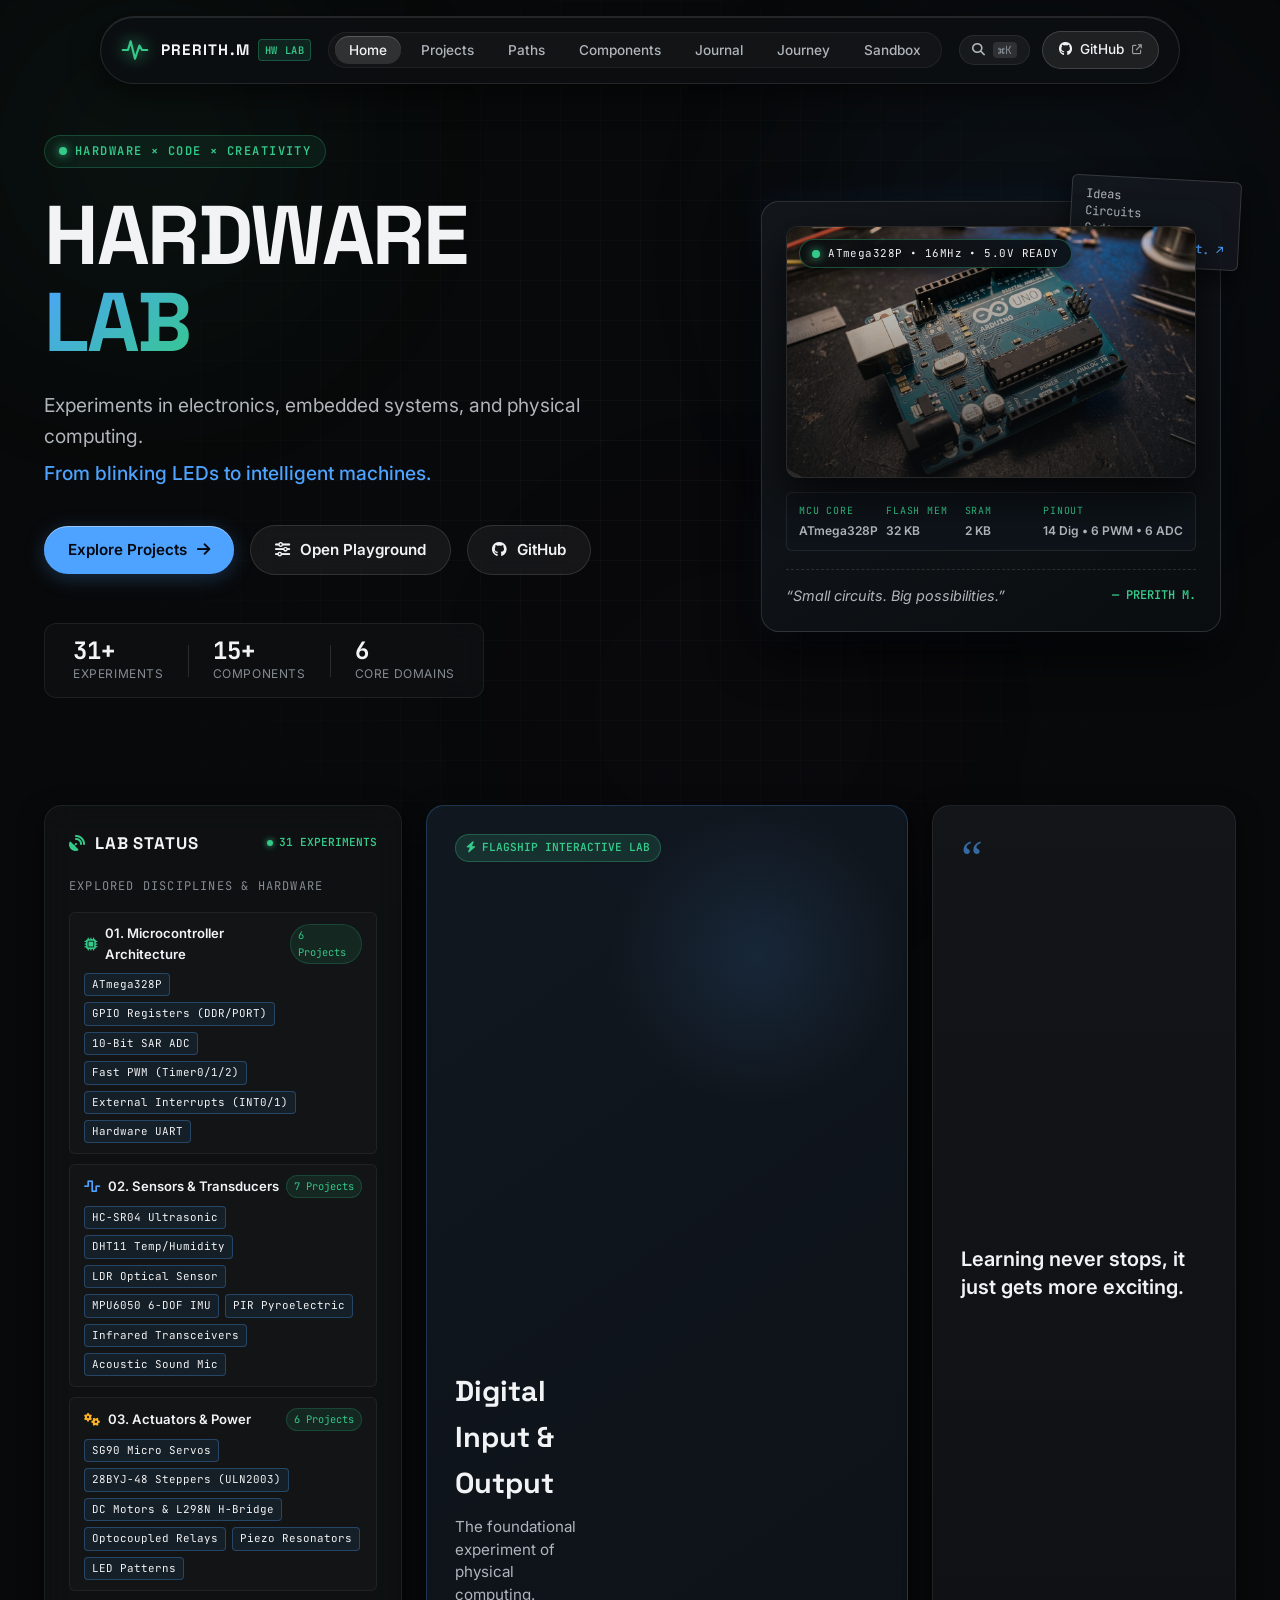
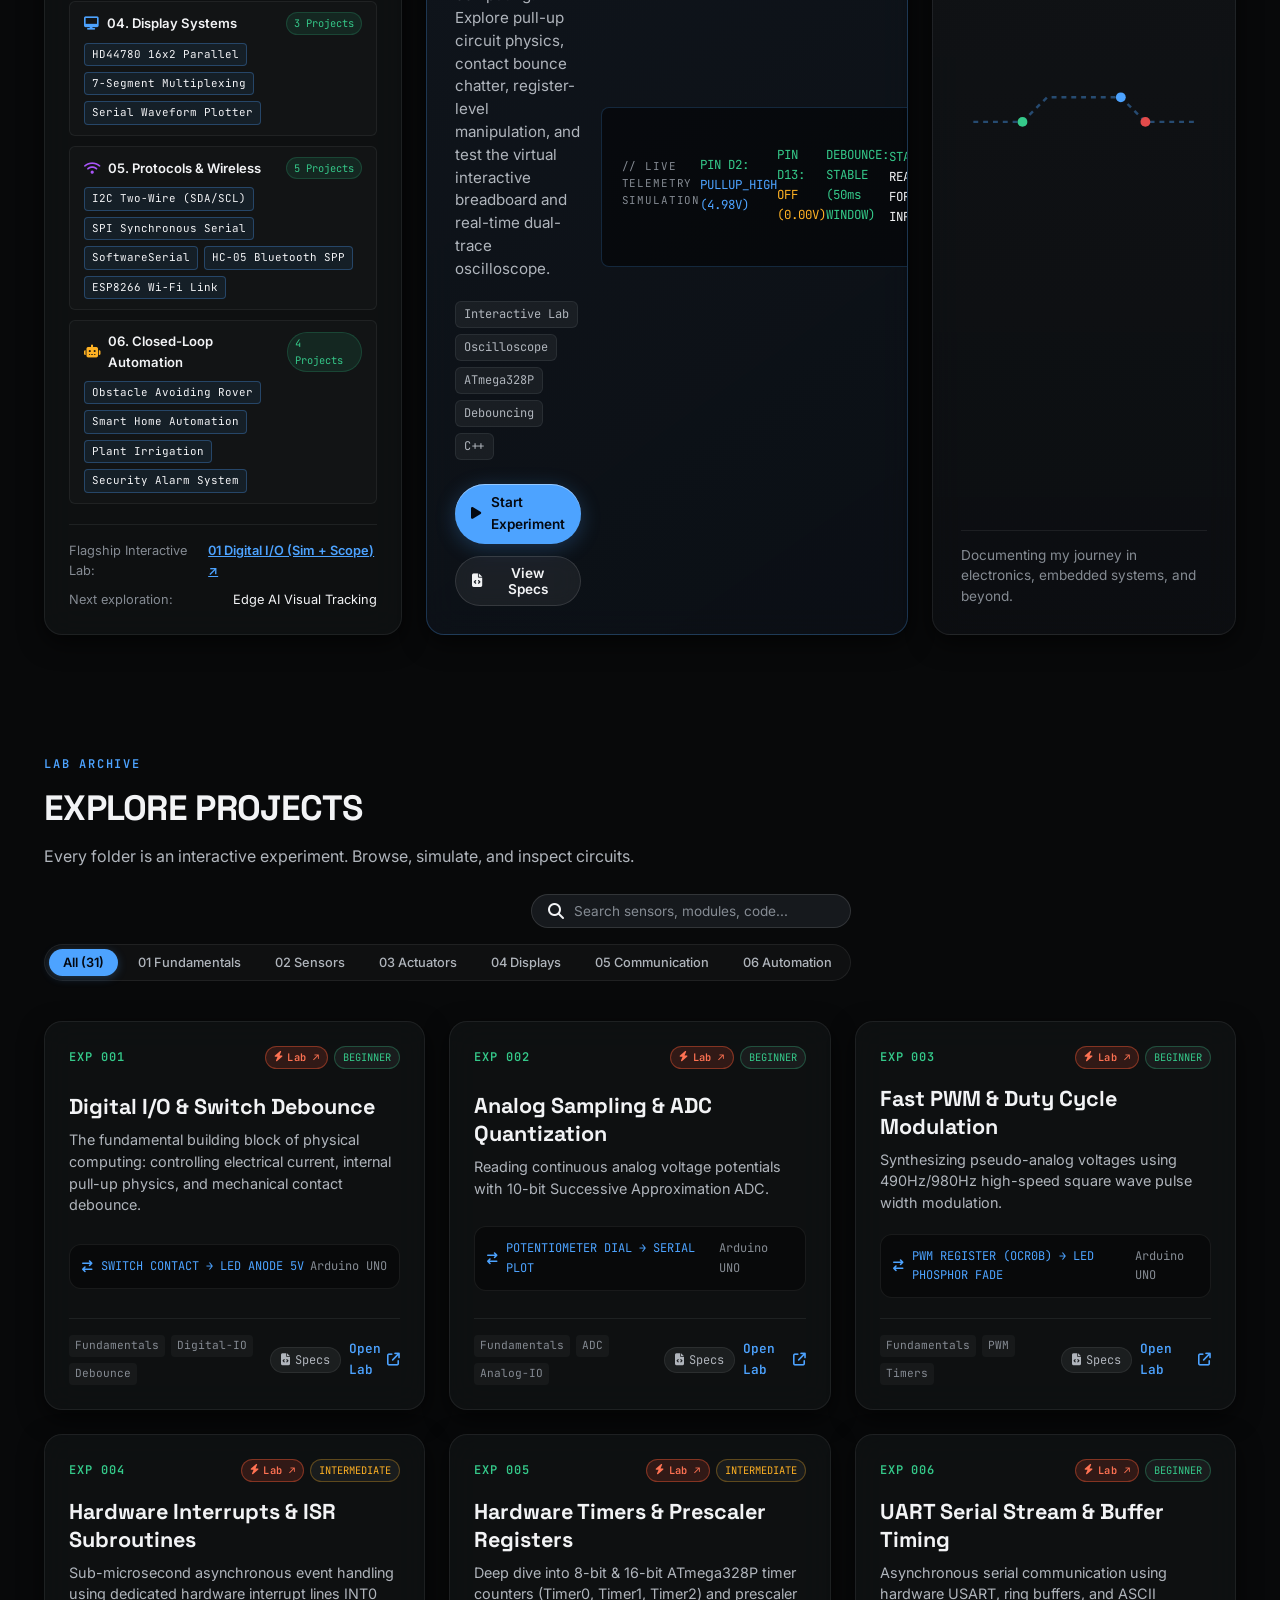
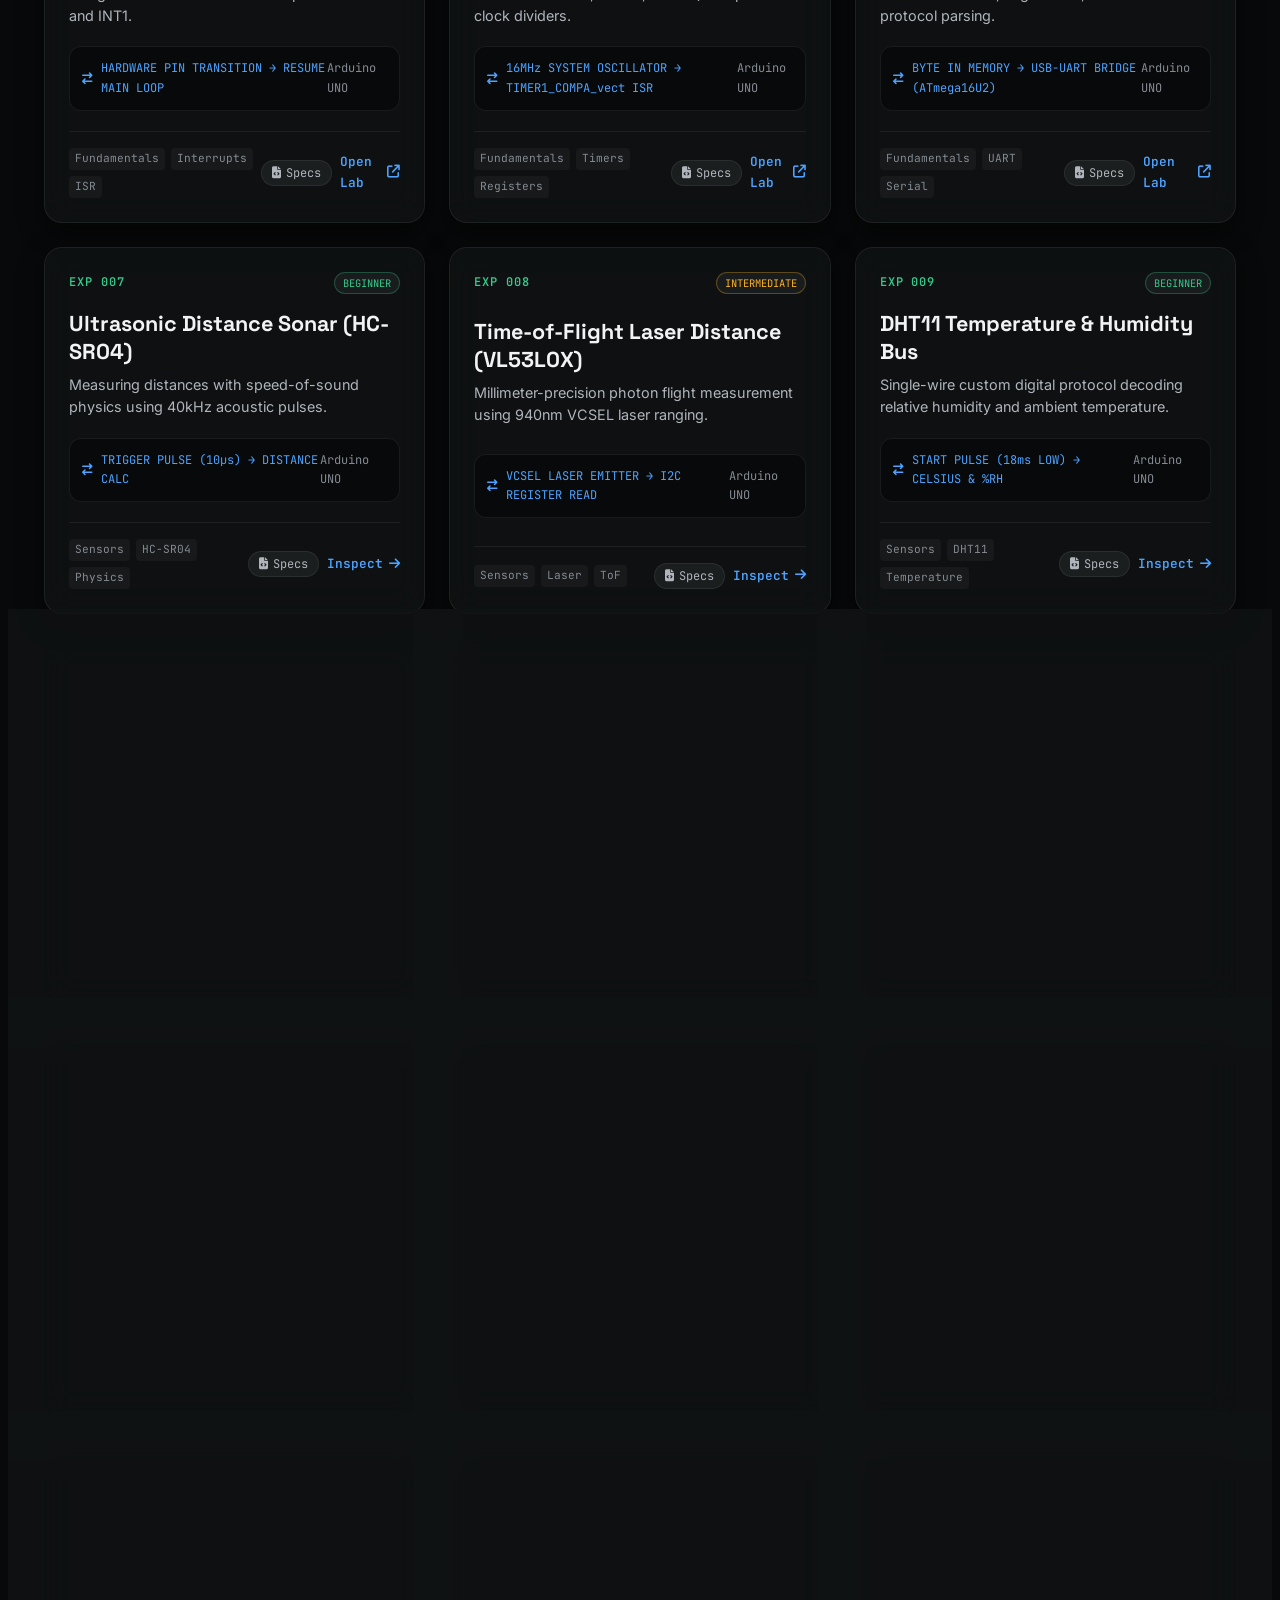
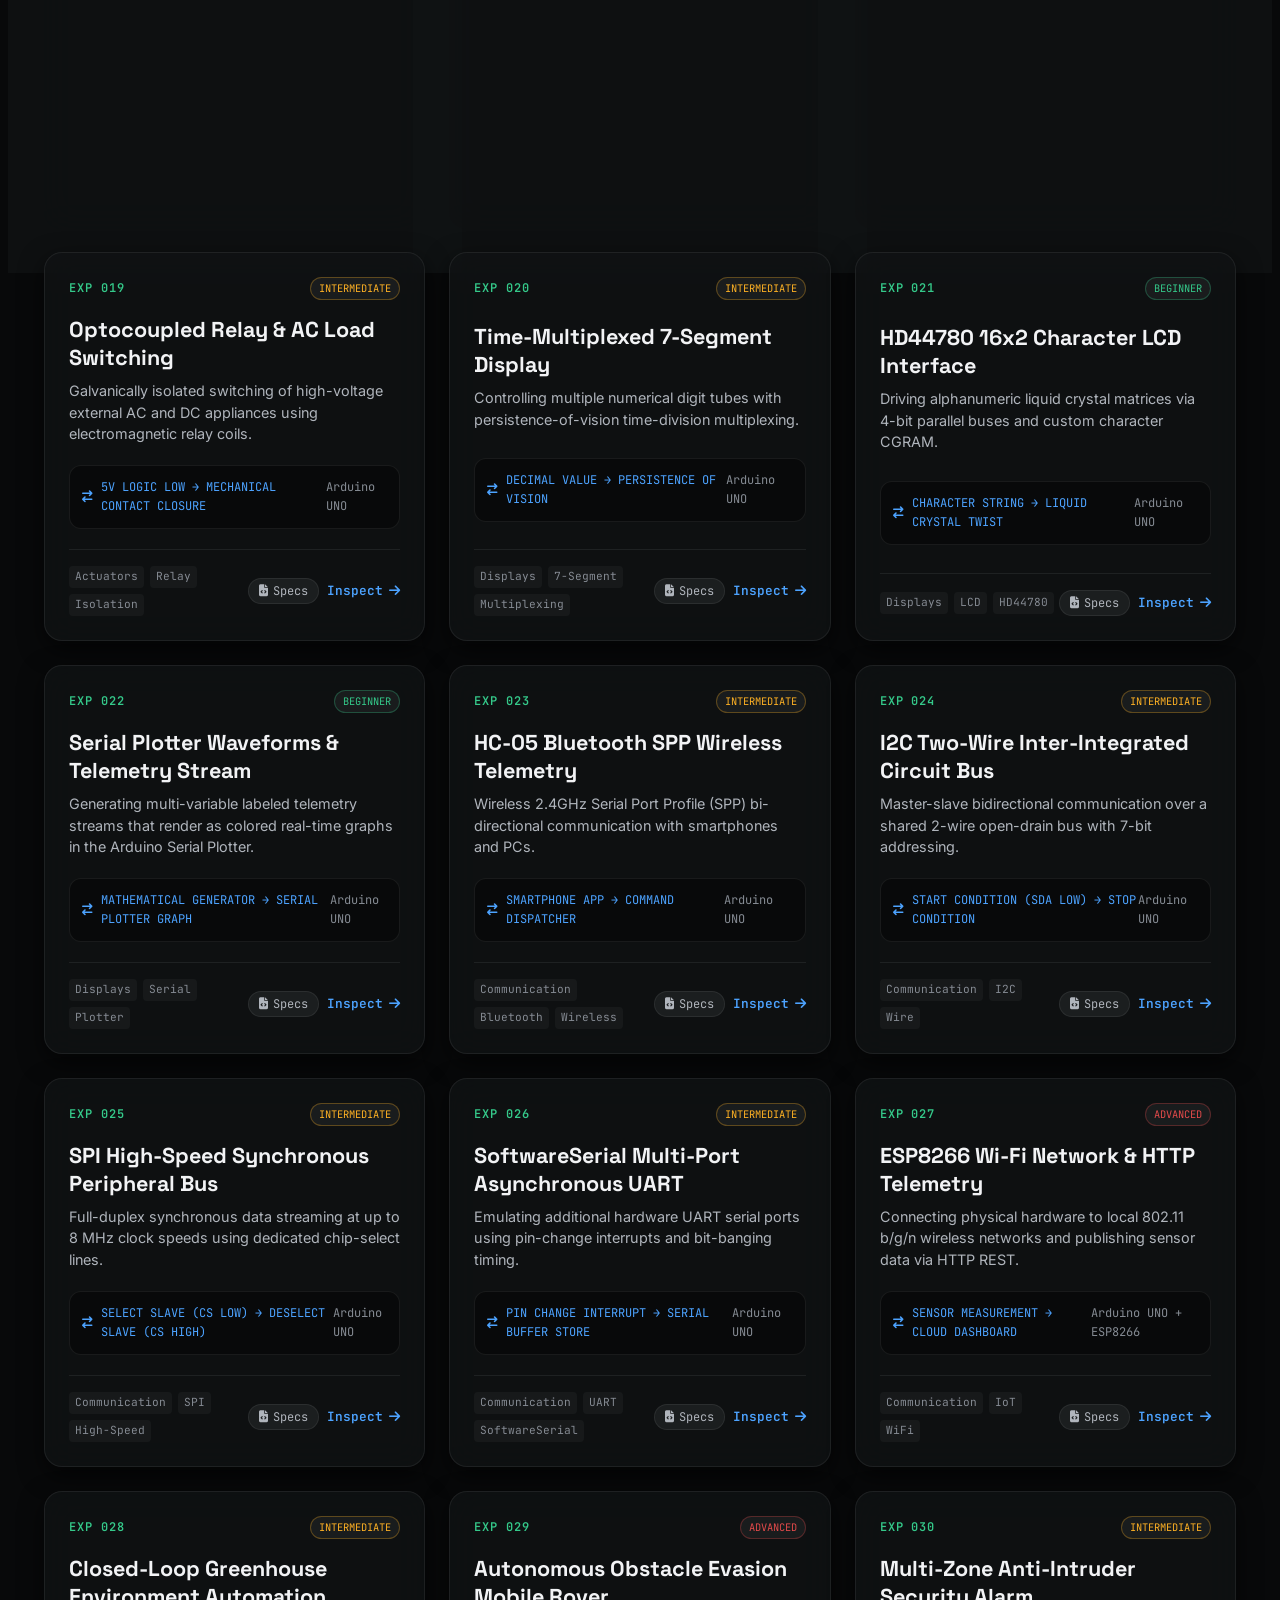
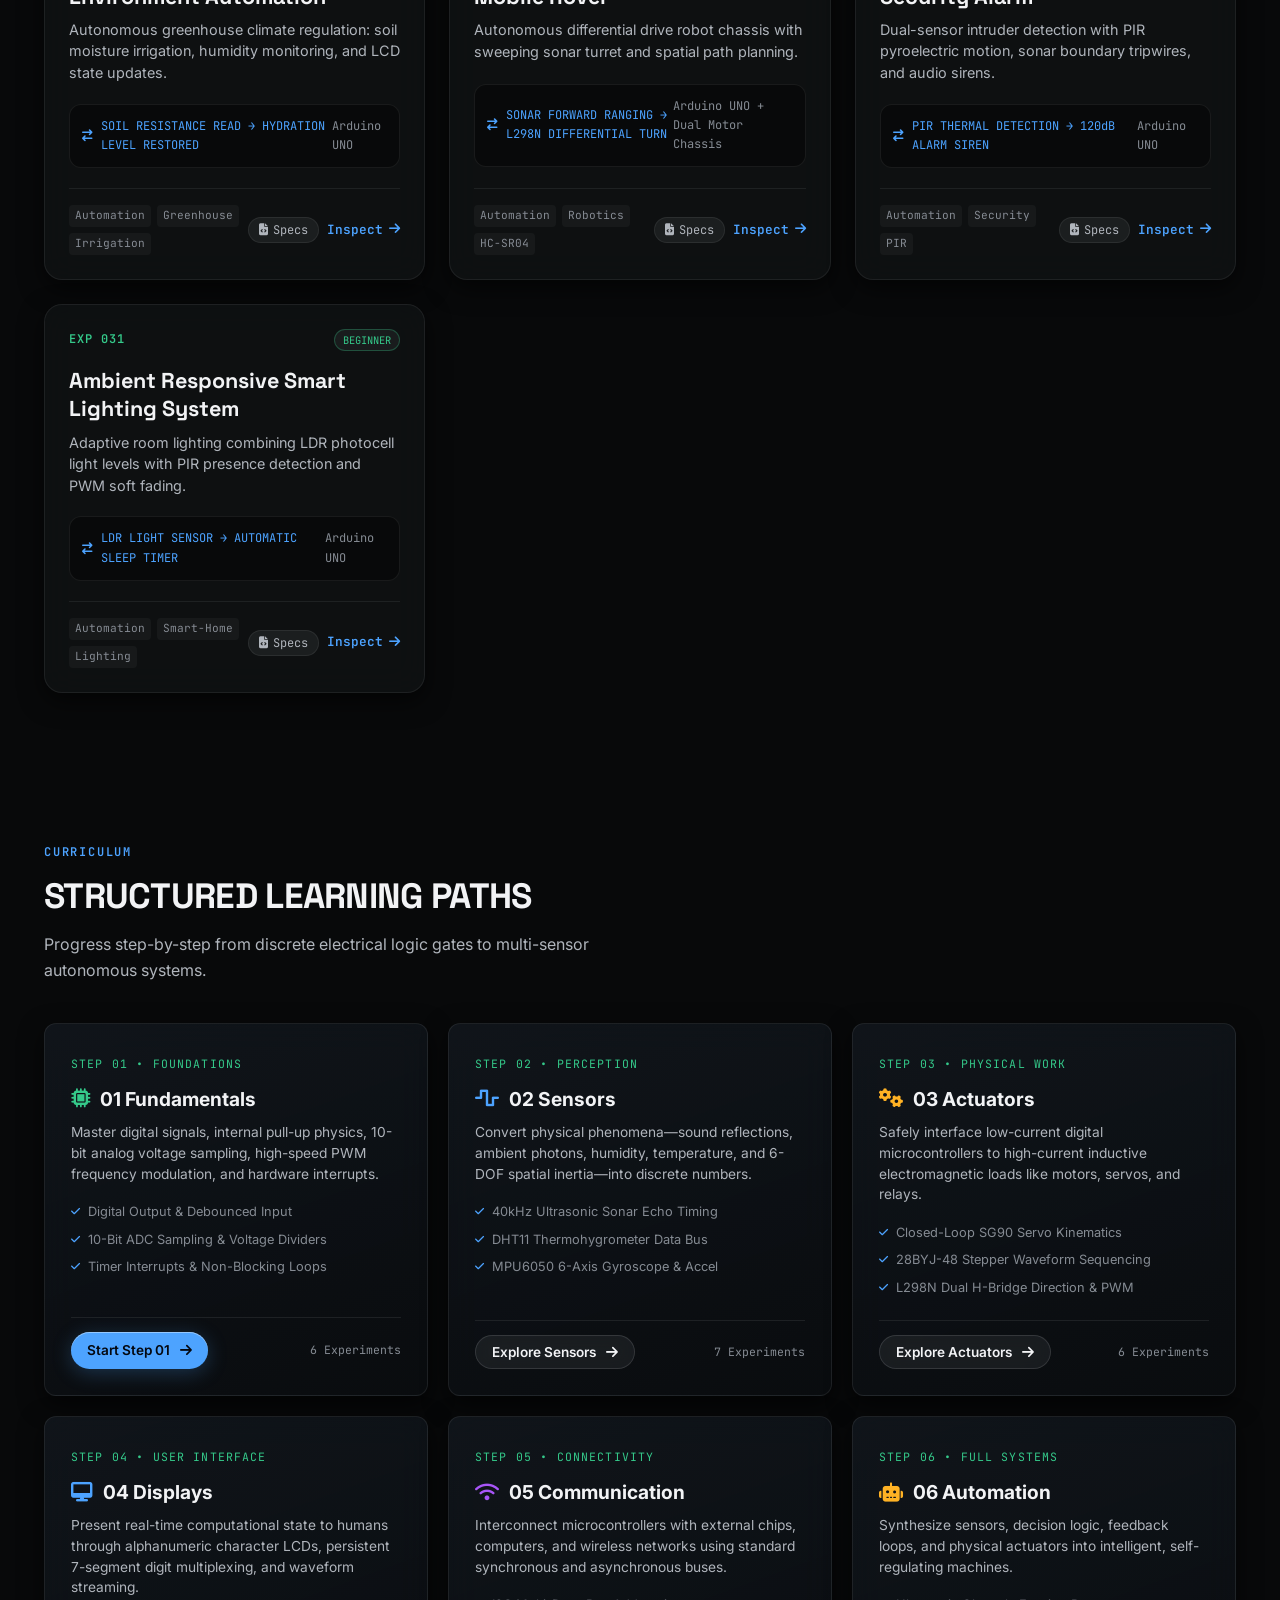
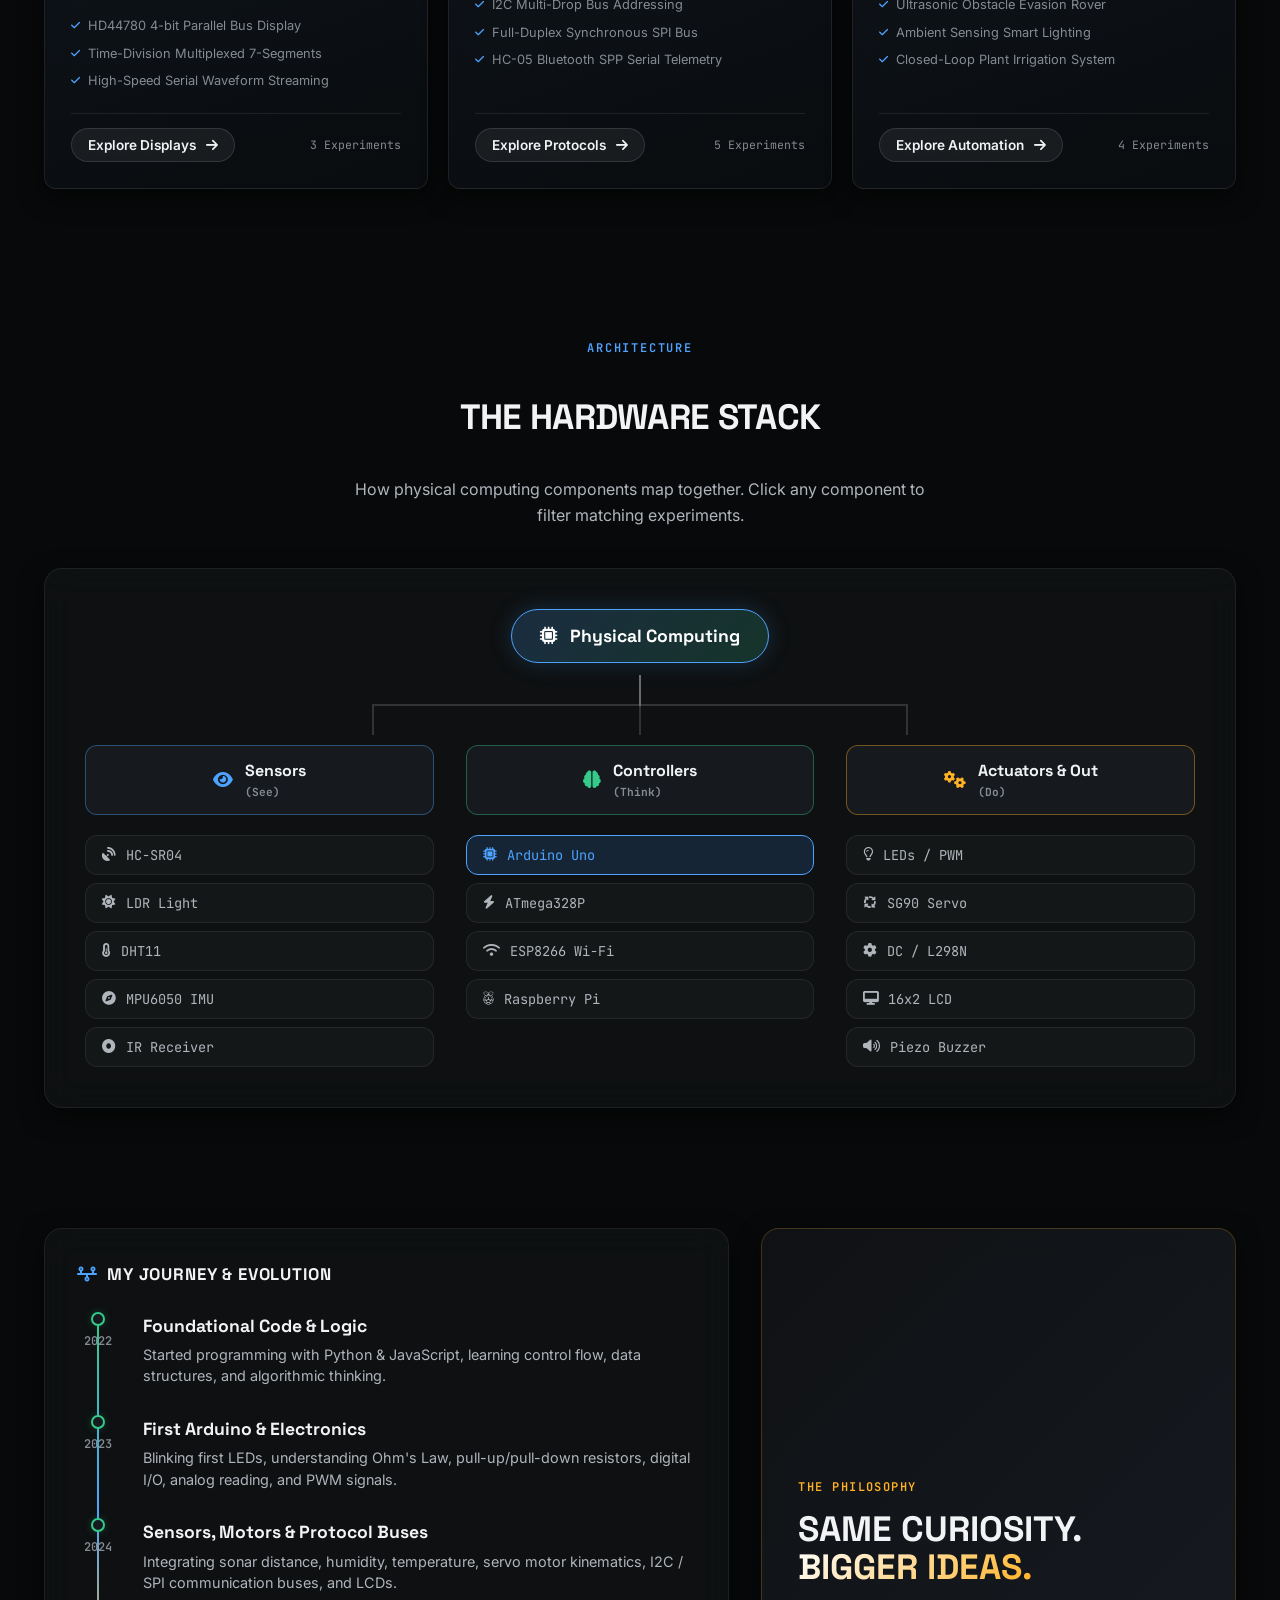
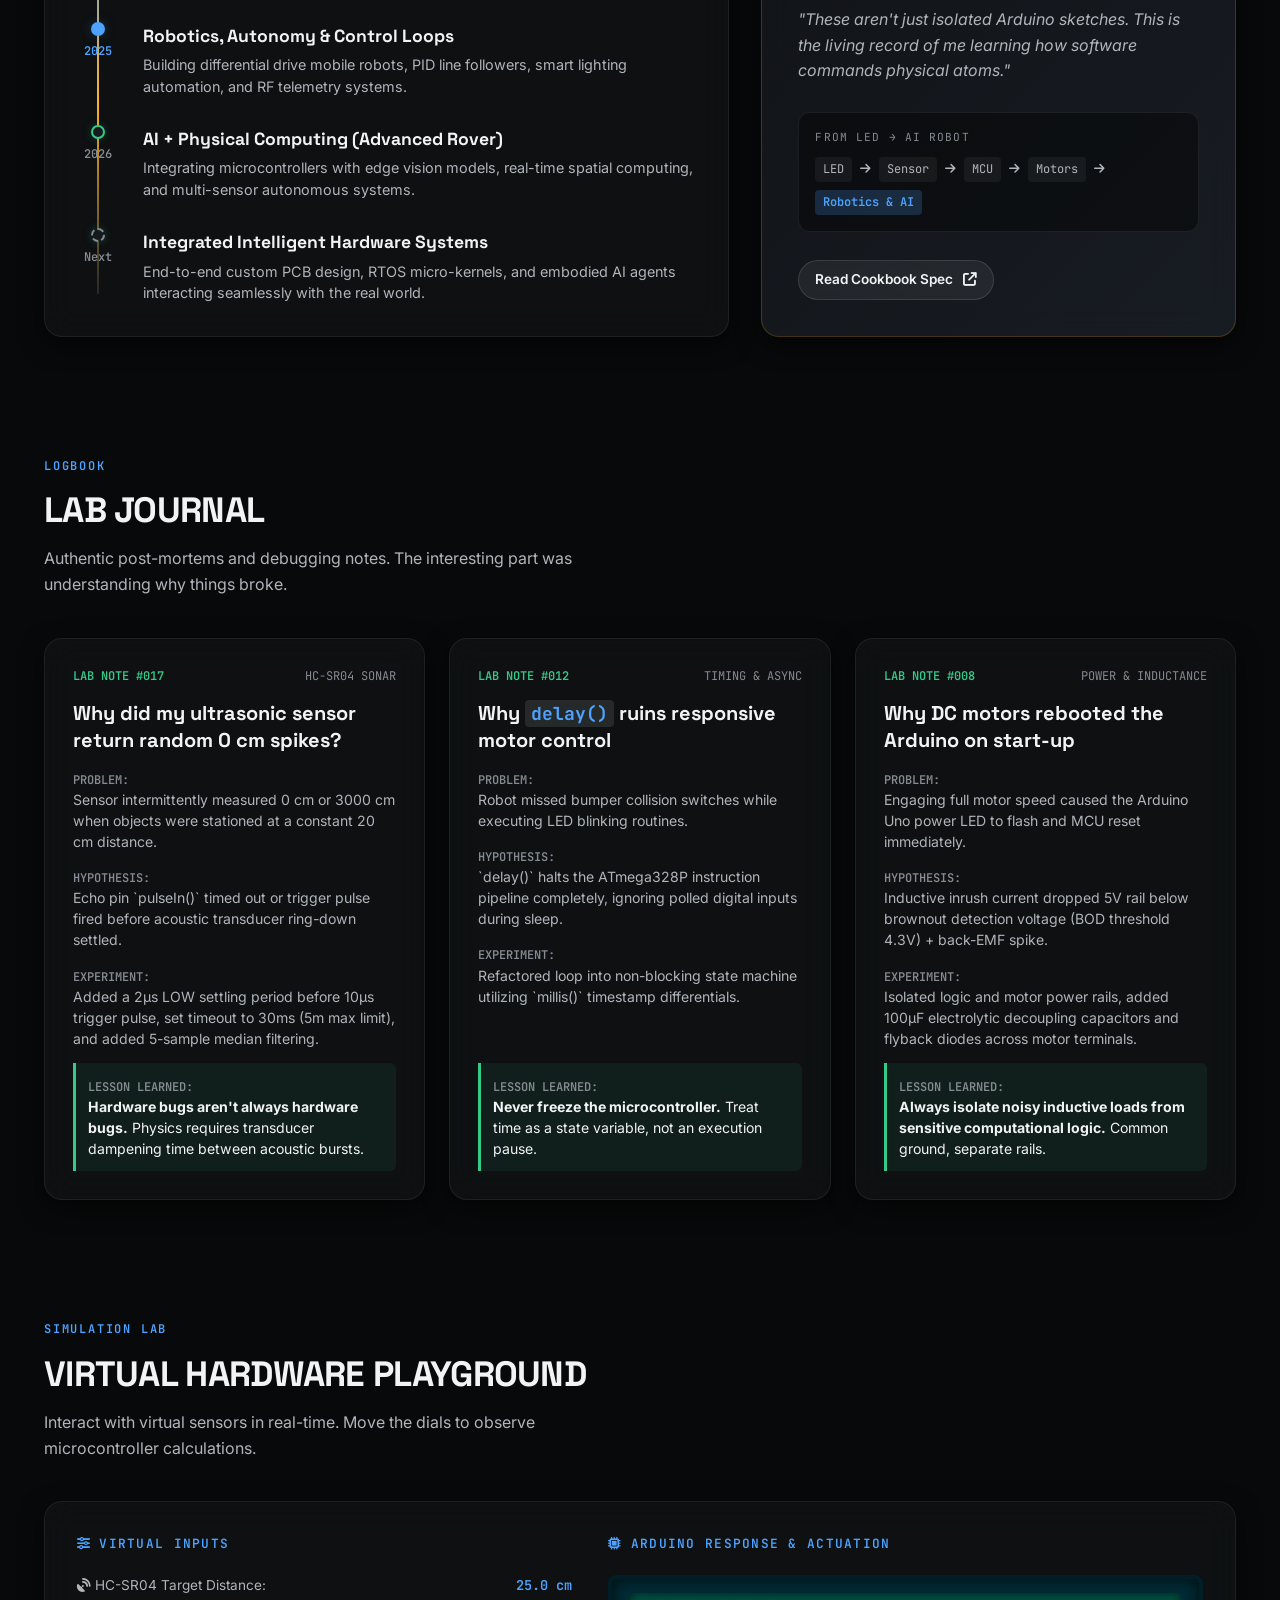
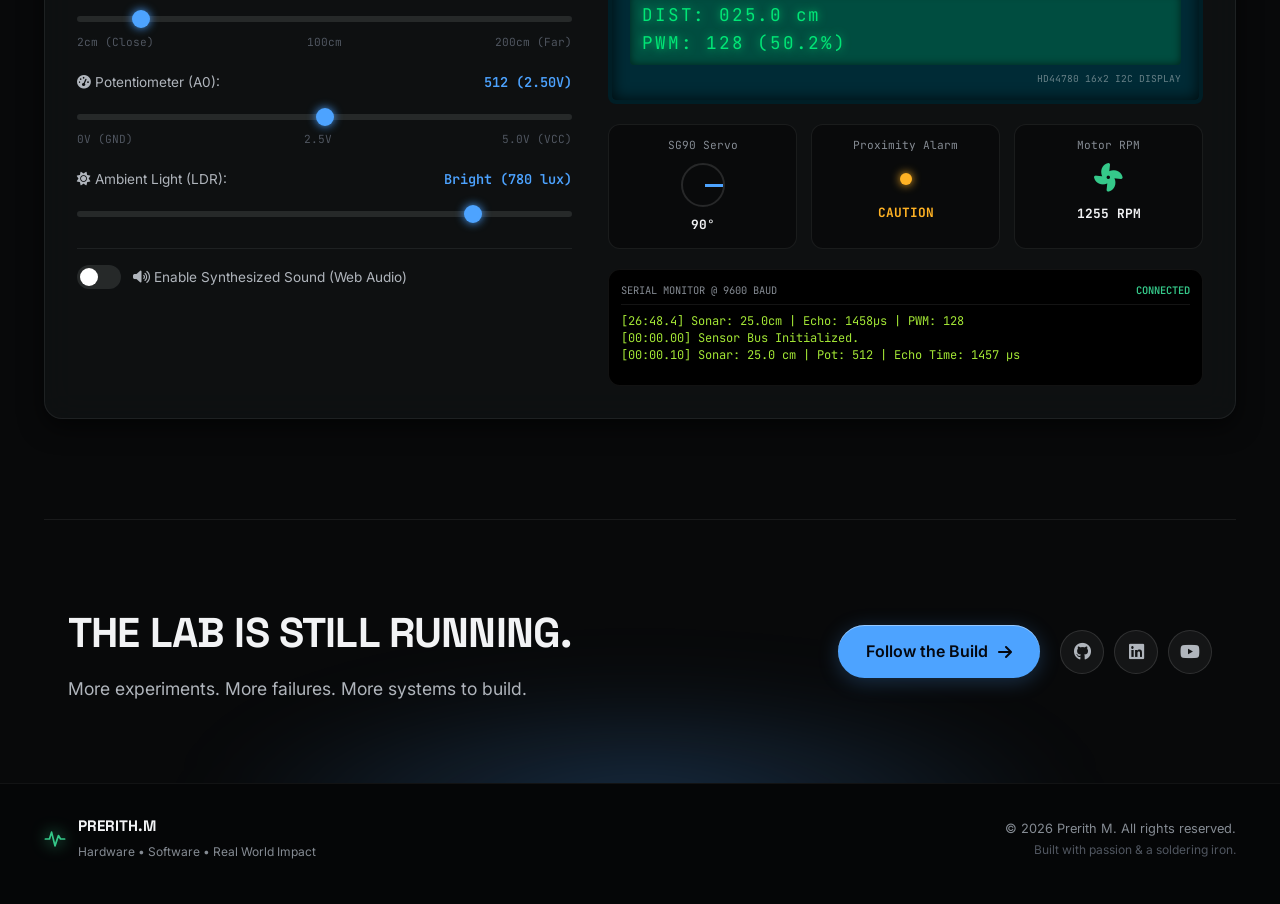
<file: docs/index.html>
<!DOCTYPE html>
<html lang="en" class="dark">

<head>
  <meta charset="UTF-8">
  <meta name="viewport" content="width=device-width, initial-scale=1.0">
  <title>PRERITH.M — Hardware Lab | Experiments in Electronics & Physical Computing</title>
  <meta name="description"
    content="A live engineering notebook and hardware portfolio documenting experiments in Arduino, embedded systems, sensors, robotics, and physical computing.">

  <!-- Fonts -->
  <link rel="preconnect" href="https://fonts.googleapis.com">
  <link rel="preconnect" href="https://fonts.gstatic.com" crossorigin>
  <link
    href="https://fonts.googleapis.com/css2?family=Inter:wght@300;400;500;600;700;800&family=JetBrains+Mono:ital,wght@0,300;0,400;0,500;0,600;1,400&family=Space+Grotesk:wght@500;700&display=swap"
    rel="stylesheet">

  <!-- Icons -->
  <link rel="stylesheet" href="https://cdnjs.cloudflare.com/ajax/libs/font-awesome/6.5.1/css/all.min.css">

  <!-- Styles -->
  <link rel="stylesheet" href="style.css">
</head>

<body>

  <!-- Ambient PCB background grid & glow -->
  <div class="bg-grid-pattern"></div>
  <div class="ambient-glow glow-top-left"></div>
  <div class="ambient-glow glow-top-right"></div>
  <div class="ambient-glow glow-center"></div>

  <!-- FLOATING GLASS NAVBAR -->
  <header class="navbar-wrapper">
    <nav class="navbar glass-panel">
      <a href="#hero" class="brand-logo">
        <svg class="pulse-icon" viewBox="0 0 32 32" fill="none" xmlns="http://www.w3.org/2000/svg">
          <path d="M2 16H8L11 6L16 26L21 11L24 16H30" stroke="#35C98A" stroke-width="2.5" stroke-linecap="round"
            stroke-linejoin="round" />
        </svg>
        <div class="brand-text">
          <span class="brand-name">PRERITH.M</span>
          <span class="brand-badge">HW LAB</span>
        </div>
      </a>

      <ul class="nav-links">
        <li><a href="#hero" class="nav-link active">Home</a></li>
        <li><a href="#projects" class="nav-link">Projects</a></li>
        <li><a href="#learning-paths" class="nav-link">Paths</a></li>
        <li><a href="#tech-map" class="nav-link">Components</a></li>
        <li><a href="#journal" class="nav-link">Journal</a></li>
        <li><a href="#journey" class="nav-link">Journey</a></li>
        <li><a href="#sandbox" class="nav-link">Sandbox</a></li>
      </ul>

      <div class="nav-actions">
        <button id="search-btn" class="nav-icon-btn" title="Search experiments (Ctrl+K)" aria-label="Search">
          <i class="fa-solid fa-magnifying-glass"></i>
          <span class="kbd-shortcut">⌘K</span>
        </button>
        <a href="https://github.com/PrerithM/Arduino-Projects" target="_blank" rel="noopener noreferrer"
          class="btn-github-nav">
          <i class="fa-brands fa-github"></i>
          <span>GitHub</span>
          <i class="fa-solid fa-arrow-up-right-from-square nav-ext-icon"></i>
        </a>
      </div>
    </nav>
  </header>

  <main class="container">

    <!-- 1. HERO SECTION -->
    <section id="hero" class="hero-section">
      <div class="hero-content">
        <div class="eyebrow-chip">
          <span class="pulse-dot"></span>
          <span class="eyebrow-text">HARDWARE × CODE × CREATIVITY</span>
        </div>

        <h1 class="hero-title">
          HARDWARE<br>
          <span class="gradient-text">LAB</span>
        </h1>

        <p class="hero-subtitle">
          Experiments in electronics, embedded systems, and physical computing.<br>
          <span class="hero-ethos">From blinking LEDs to intelligent machines.</span>
        </p>

        <div class="hero-cta-group">
          <a href="#projects" class="btn btn-primary">
            <span>Explore Projects</span>
            <i class="fa-solid fa-arrow-right"></i>
          </a>
          <a href="#sandbox" class="btn btn-secondary">
            <i class="fa-solid fa-sliders"></i>
            <span>Open Playground</span>
          </a>
          <a href="https://github.com/PrerithM/Arduino-Projects" target="_blank" rel="noopener noreferrer"
            class="btn btn-secondary">
            <i class="fa-brands fa-github"></i>
            <span>GitHub</span>
          </a>
        </div>

        <!-- Metric badges -->
        <div class="hero-metrics">
          <div class="metric-item">
            <span class="metric-val" id="metric-exp-count">31</span>
            <span class="metric-lbl">Experiments</span>
          </div>
          <div class="metric-divider"></div>
          <div class="metric-item">
            <span class="metric-val">15+</span>
            <span class="metric-lbl">Components</span>
          </div>
          <div class="metric-divider"></div>
          <div class="metric-item">
            <span class="metric-val">6</span>
            <span class="metric-lbl">Core Domains</span>
          </div>
        </div>
      </div>

      <!-- Hero Visual Board & Circuit -->
      <div class="hero-visual">
        <div class="hardware-card-frame">
          <div class="card-glow-layer"></div>

          <!-- Handwritten Note Accent -->
          <div class="handwritten-note top-right-note">
            <span>Ideas</span>
            <span>Circuits</span>
            <span>Code</span>
            <span class="note-highlight">Real World Impact. ↗</span>
          </div>

          <!-- Real Microcontroller Hardware Board Preview -->
          <div class="real-board-container" id="hero-board-container">
            <div class="real-board-media-wrap">
              <img src="assets/images/arduino-uno.jpg" alt="Arduino Uno R3 Microcontroller on Engineering Workbench" class="real-board-photo" id="hero-board-img">
              <div class="board-photo-overlay"></div>
              <div class="board-status-badge">
                <span class="pulse-dot" style="background: var(--accent-pcb-green);"></span>
                <span>ATmega328P • 16MHz • 5.0V READY</span>
              </div>
            </div>

            <!-- Real Hardware Spec Bar -->
            <div class="board-specs-strip">
              <div class="spec-cell">
                <span class="spec-label">MCU CORE</span>
                <span class="spec-value">ATmega328P</span>
              </div>
              <div class="spec-cell">
                <span class="spec-label">FLASH MEM</span>
                <span class="spec-value">32 KB</span>
              </div>
              <div class="spec-cell">
                <span class="spec-label">SRAM</span>
                <span class="spec-value">2 KB</span>
              </div>
              <div class="spec-cell">
                <span class="spec-label">PINOUT</span>
                <span class="spec-value">14 Dig • 6 PWM • 6 ADC</span>
              </div>
            </div>
          </div>

          <!-- Bottom handwritten quote -->
          <div class="handwritten-quote">
            <p>“Small circuits. Big possibilities.”</p>
            <span class="quote-author">— PRERITH M.</span>
          </div>
        </div>
      </div>
    </section>

    <!-- 2. LAB STATUS & FEATURED EXPERIMENT SECTION -->
    <section id="status" class="lab-status-section">
      <div class="status-grid">

        <!-- Currently Exploring & Explored Taxonomy -->
        <div class="glass-panel status-card">
          <div class="panel-header">
            <div class="header-title">
              <i class="fa-solid fa-satellite-dish panel-icon green-accent"></i>
              <h3>LAB STATUS</h3>
            </div>
            <span class="status-live-tag"><span class="live-blink"></span> 31 EXPERIMENTS</span>
          </div>

          <p class="status-subtitle">EXPLORED DISCIPLINES & HARDWARE</p>

          <div class="explored-taxonomy-list">
            <div class="domain-group">
              <div class="domain-header">
                <span class="domain-title"><i class="fa-solid fa-microchip color-arduino"></i> 01. Microcontroller Architecture</span>
                <span class="domain-count-badge">6 Projects</span>
              </div>
              <div class="domain-chips">
                <span class="domain-chip active-explored">ATmega328P</span>
                <span class="domain-chip active-explored">GPIO Registers (DDR/PORT)</span>
                <span class="domain-chip active-explored">10-Bit SAR ADC</span>
                <span class="domain-chip active-explored">Fast PWM (Timer0/1/2)</span>
                <span class="domain-chip active-explored">External Interrupts (INT0/1)</span>
                <span class="domain-chip active-explored">Hardware UART</span>
              </div>
            </div>

            <div class="domain-group">
              <div class="domain-header">
                <span class="domain-title"><i class="fa-solid fa-wave-square color-sensors"></i> 02. Sensors & Transducers</span>
                <span class="domain-count-badge">7 Projects</span>
              </div>
              <div class="domain-chips">
                <span class="domain-chip active-explored">HC-SR04 Ultrasonic</span>
                <span class="domain-chip active-explored">DHT11 Temp/Humidity</span>
                <span class="domain-chip active-explored">LDR Optical Sensor</span>
                <span class="domain-chip active-explored">MPU6050 6-DOF IMU</span>
                <span class="domain-chip active-explored">PIR Pyroelectric</span>
                <span class="domain-chip active-explored">Infrared Transceivers</span>
                <span class="domain-chip active-explored">Acoustic Sound Mic</span>
              </div>
            </div>

            <div class="domain-group">
              <div class="domain-header">
                <span class="domain-title"><i class="fa-solid fa-gears color-robotics"></i> 03. Actuators & Power</span>
                <span class="domain-count-badge">6 Projects</span>
              </div>
              <div class="domain-chips">
                <span class="domain-chip active-explored">SG90 Micro Servos</span>
                <span class="domain-chip active-explored">28BYJ-48 Steppers (ULN2003)</span>
                <span class="domain-chip active-explored">DC Motors & L298N H-Bridge</span>
                <span class="domain-chip active-explored">Optocoupled Relays</span>
                <span class="domain-chip active-explored">Piezo Resonators</span>
                <span class="domain-chip active-explored">LED Patterns</span>
              </div>
            </div>

            <div class="domain-group">
              <div class="domain-header">
                <span class="domain-title"><i class="fa-solid fa-desktop" style="color: var(--accent-electric);"></i> 04. Display Systems</span>
                <span class="domain-count-badge">3 Projects</span>
              </div>
              <div class="domain-chips">
                <span class="domain-chip active-explored">HD44780 16x2 Parallel</span>
                <span class="domain-chip active-explored">7-Segment Multiplexing</span>
                <span class="domain-chip active-explored">Serial Waveform Plotter</span>
              </div>
            </div>

            <div class="domain-group">
              <div class="domain-header">
                <span class="domain-title"><i class="fa-solid fa-wifi color-iot"></i> 05. Protocols & Wireless</span>
                <span class="domain-count-badge">5 Projects</span>
              </div>
              <div class="domain-chips">
                <span class="domain-chip active-explored">I2C Two-Wire (SDA/SCL)</span>
                <span class="domain-chip active-explored">SPI Synchronous Serial</span>
                <span class="domain-chip active-explored">SoftwareSerial</span>
                <span class="domain-chip active-explored">HC-05 Bluetooth SPP</span>
                <span class="domain-chip active-explored">ESP8266 Wi-Fi Link</span>
              </div>
            </div>

            <div class="domain-group">
              <div class="domain-header">
                <span class="domain-title"><i class="fa-solid fa-robot" style="color: var(--accent-amber);"></i> 06. Closed-Loop Automation</span>
                <span class="domain-count-badge">4 Projects</span>
              </div>
              <div class="domain-chips">
                <span class="domain-chip active-explored">Obstacle Avoiding Rover</span>
                <span class="domain-chip active-explored">Smart Home Automation</span>
                <span class="domain-chip active-explored">Plant Irrigation</span>
                <span class="domain-chip active-explored">Security Alarm System</span>
              </div>
            </div>
          </div>

          <div class="status-footer-meta">
            <div class="meta-row">
              <span class="meta-name">Flagship Interactive Lab:</span>
              <a href="fundamentals/digital-io.html" class="meta-val highlight" style="text-decoration: underline;">01 Digital I/O (Sim + Scope) ↗</a>
            </div>
            <div class="meta-row">
              <span class="meta-name">Next exploration:</span>
              <span class="meta-val text-muted">Edge AI Visual Tracking</span>
            </div>
          </div>
        </div>

        <!-- Featured Project Hero Card -->
        <div class="glass-panel featured-project-card featured-card-digital-io" id="featured-project-box">
          <div class="featured-badge">
            <i class="fa-solid fa-bolt"></i>
            <span>FLAGSHIP INTERACTIVE LAB</span>
          </div>

          <div class="featured-body">
            <div class="featured-info">
              <h3 class="featured-title">Digital Input & Output</h3>
              <p class="featured-desc">
                The foundational experiment of physical computing. Explore pull-up circuit physics, contact bounce chatter, register-level manipulation, and test the virtual interactive breadboard and real-time dual-trace oscilloscope.
              </p>

              <div class="tag-cloud">
                <span class="tag">Interactive Lab</span>
                <span class="tag">Oscilloscope</span>
                <span class="tag">ATmega328P</span>
                <span class="tag">Debouncing</span>
                <span class="tag">C++</span>
              </div>

              <div style="display: flex; gap: 12px; flex-wrap: wrap; margin-top: 14px;">
                <a href="fundamentals/digital-io.html" class="btn btn-primary btn-sm">
                  <i class="fa-solid fa-play"></i>
                  <span>Start Experiment</span>
                </a>
                <button class="btn btn-secondary btn-sm btn-open-exp" data-id="exp-digital-io">
                  <i class="fa-solid fa-file-code"></i>
                  <span>View Specs</span>
                </button>
              </div>
            </div>

            <div class="featured-visual-art">
              <div class="rover-schematic-preview" style="background: rgba(0, 0, 0, 0.45); border: 1px solid rgba(77, 163, 255, 0.2); border-radius: 8px; padding: 18px 20px; font-family: var(--font-mono); font-size: 0.78rem; line-height: 1.6; color: var(--accent-pcb-green);">
                <div style="color: var(--text-muted); font-size: 0.68rem; margin-bottom: 6px; letter-spacing: 0.08em;">// LIVE TELEMETRY SIMULATION</div>
                <div style="margin-bottom: 3px;">PIN D2: <span style="color: var(--accent-electric);">PULLUP_HIGH (4.98V)</span></div>
                <div style="margin-bottom: 3px;">PIN D13: <span style="color: #FFB224;">OFF (0.00V)</span></div>
                <div style="margin-bottom: 3px;">DEBOUNCE: <span style="color: var(--accent-pcb-green);">STABLE (50ms WINDOW)</span></div>
                <div>STATE: <span style="color: var(--text-primary);">READY FOR INPUT</span></div>
              </div>
            </div>
          </div>
        </div>

        <!-- Philosophy / Notebook Quote Card -->
        <div class="glass-panel quote-card">
          <div class="quote-symbol">“</div>
          <p class="quote-text">
            Learning never stops, it just gets more exciting.
          </p>
          <div class="pcb-wireframe-art">
            <svg viewBox="0 0 200 60" fill="none" xmlns="http://www.w3.org/2000/svg">
              <path d="M10 30H50L70 10H130L150 30H190" stroke="rgba(77, 163, 255, 0.4)" stroke-width="2"
                stroke-dasharray="4 4" />
              <circle cx="50" cy="30" r="4" fill="#35C98A" />
              <circle cx="130" cy="10" r="4" fill="#4DA3FF" />
              <circle cx="150" cy="30" r="4" fill="#E34B4B" />
            </svg>
          </div>
          <p class="quote-annotation">
            Documenting my journey in electronics, embedded systems, and beyond.
          </p>
        </div>

      </div>
    </section>

    <!-- 3. PROJECT EXPLORER (MAIN GALLERY) -->
    <section id="projects" class="projects-section">
      <div class="section-header">
        <div class="header-left">
          <span class="section-label">LAB ARCHIVE</span>
          <h2 class="section-title">EXPLORE PROJECTS</h2>
          <p class="section-desc">Every folder is an interactive experiment. Browse, simulate, and inspect circuits.</p>
        </div>

        <!-- Search & Filter Controls -->
        <div class="gallery-controls">
          <div class="search-box">
            <i class="fa-solid fa-magnifying-glass"></i>
            <input type="text" id="project-search-input" placeholder="Search sensors, modules, code..."
              autocomplete="off">
            <button id="clear-search-btn" class="clear-btn" aria-label="Clear search"><i
                class="fa-solid fa-xmark"></i></button>
          </div>

          <div class="filter-tabs" id="category-filters">
            <button class="filter-tab active" data-filter="all">All (31)</button>
            <button class="filter-tab" data-filter="fundamentals">01 Fundamentals</button>
            <button class="filter-tab" data-filter="sensors">02 Sensors</button>
            <button class="filter-tab" data-filter="actuators">03 Actuators</button>
            <button class="filter-tab" data-filter="displays">04 Displays</button>
            <button class="filter-tab" data-filter="communication">05 Communication</button>
            <button class="filter-tab" data-filter="automation">06 Automation</button>
          </div>
        </div>
      </div>

      <!-- Project Cards Grid -->
      <div class="projects-grid" id="projects-container">
        <!-- Injected via JavaScript -->
      </div>
    </section>

    <!-- 4. STRUCTURED LEARNING PATHS -->
    <section id="learning-paths" class="learning-paths-section">
      <div class="section-header">
        <div class="header-left">
          <span class="section-label">CURRICULUM</span>
          <h2 class="section-title">STRUCTURED LEARNING PATHS</h2>
          <p class="section-desc">Progress step-by-step from discrete electrical logic gates to multi-sensor autonomous systems.</p>
        </div>
      </div>

      <div class="paths-grid">
        <!-- Path 1 -->
        <div class="path-card glass-panel">
          <div>
            <span class="path-step-badge">STEP 01 • FOUNDATIONS</span>
            <h3 class="path-title"><i class="fa-solid fa-microchip color-arduino"></i> 01 Fundamentals</h3>
            <p class="path-desc">Master digital signals, internal pull-up physics, 10-bit analog voltage sampling, high-speed PWM frequency modulation, and hardware interrupts.</p>
            <ul class="path-milestones">
              <li class="path-milestone-item"><i class="fa-solid fa-check"></i> Digital Output & Debounced Input</li>
              <li class="path-milestone-item"><i class="fa-solid fa-check"></i> 10-Bit ADC Sampling & Voltage Dividers</li>
              <li class="path-milestone-item"><i class="fa-solid fa-check"></i> Timer Interrupts & Non-Blocking Loops</li>
            </ul>
          </div>
          <div class="path-card-action">
            <a href="fundamentals/digital-io.html" class="btn btn-primary btn-sm"><span>Start Step 01</span> <i class="fa-solid fa-arrow-right"></i></a>
            <span style="font-family: var(--font-mono); font-size: 0.72rem; color: var(--text-muted);">6 Experiments</span>
          </div>
        </div>

        <!-- Path 2 -->
        <div class="path-card glass-panel">
          <div>
            <span class="path-step-badge">STEP 02 • PERCEPTION</span>
            <h3 class="path-title"><i class="fa-solid fa-wave-square color-sensors"></i> 02 Sensors</h3>
            <p class="path-desc">Convert physical phenomena—sound reflections, ambient photons, humidity, temperature, and 6-DOF spatial inertia—into discrete numbers.</p>
            <ul class="path-milestones">
              <li class="path-milestone-item"><i class="fa-solid fa-check"></i> 40kHz Ultrasonic Sonar Echo Timing</li>
              <li class="path-milestone-item"><i class="fa-solid fa-check"></i> DHT11 Thermohygrometer Data Bus</li>
              <li class="path-milestone-item"><i class="fa-solid fa-check"></i> MPU6050 6-Axis Gyroscope & Accel</li>
            </ul>
          </div>
          <div class="path-card-action">
            <button class="btn btn-secondary btn-sm" onclick="filterGallery('sensors')"><span>Explore Sensors</span> <i class="fa-solid fa-arrow-right"></i></button>
            <span style="font-family: var(--font-mono); font-size: 0.72rem; color: var(--text-muted);">7 Experiments</span>
          </div>
        </div>

        <!-- Path 3 -->
        <div class="path-card glass-panel">
          <div>
            <span class="path-step-badge">STEP 03 • PHYSICAL WORK</span>
            <h3 class="path-title"><i class="fa-solid fa-gears color-robotics"></i> 03 Actuators</h3>
            <p class="path-desc">Safely interface low-current digital microcontrollers to high-current inductive electromagnetic loads like motors, servos, and relays.</p>
            <ul class="path-milestones">
              <li class="path-milestone-item"><i class="fa-solid fa-check"></i> Closed-Loop SG90 Servo Kinematics</li>
              <li class="path-milestone-item"><i class="fa-solid fa-check"></i> 28BYJ-48 Stepper Waveform Sequencing</li>
              <li class="path-milestone-item"><i class="fa-solid fa-check"></i> L298N Dual H-Bridge Direction & PWM</li>
            </ul>
          </div>
          <div class="path-card-action">
            <button class="btn btn-secondary btn-sm" onclick="filterGallery('actuators')"><span>Explore Actuators</span> <i class="fa-solid fa-arrow-right"></i></button>
            <span style="font-family: var(--font-mono); font-size: 0.72rem; color: var(--text-muted);">6 Experiments</span>
          </div>
        </div>

        <!-- Path 4 -->
        <div class="path-card glass-panel">
          <div>
            <span class="path-step-badge">STEP 04 • USER INTERFACE</span>
            <h3 class="path-title"><i class="fa-solid fa-desktop" style="color: var(--accent-electric);"></i> 04 Displays</h3>
            <p class="path-desc">Present real-time computational state to humans through alphanumeric character LCDs, persistent 7-segment digit multiplexing, and waveform streaming.</p>
            <ul class="path-milestones">
              <li class="path-milestone-item"><i class="fa-solid fa-check"></i> HD44780 4-bit Parallel Bus Display</li>
              <li class="path-milestone-item"><i class="fa-solid fa-check"></i> Time-Division Multiplexed 7-Segments</li>
              <li class="path-milestone-item"><i class="fa-solid fa-check"></i> High-Speed Serial Waveform Streaming</li>
            </ul>
          </div>
          <div class="path-card-action">
            <button class="btn btn-secondary btn-sm" onclick="filterGallery('displays')"><span>Explore Displays</span> <i class="fa-solid fa-arrow-right"></i></button>
            <span style="font-family: var(--font-mono); font-size: 0.72rem; color: var(--text-muted);">3 Experiments</span>
          </div>
        </div>

        <!-- Path 5 -->
        <div class="path-card glass-panel">
          <div>
            <span class="path-step-badge">STEP 05 • CONNECTIVITY</span>
            <h3 class="path-title"><i class="fa-solid fa-wifi color-iot"></i> 05 Communication</h3>
            <p class="path-desc">Interconnect microcontrollers with external chips, computers, and wireless networks using standard synchronous and asynchronous buses.</p>
            <ul class="path-milestones">
              <li class="path-milestone-item"><i class="fa-solid fa-check"></i> I2C Multi-Drop Bus Addressing</li>
              <li class="path-milestone-item"><i class="fa-solid fa-check"></i> Full-Duplex Synchronous SPI Bus</li>
              <li class="path-milestone-item"><i class="fa-solid fa-check"></i> HC-05 Bluetooth SPP Serial Telemetry</li>
            </ul>
          </div>
          <div class="path-card-action">
            <button class="btn btn-secondary btn-sm" onclick="filterGallery('communication')"><span>Explore Protocols</span> <i class="fa-solid fa-arrow-right"></i></button>
            <span style="font-family: var(--font-mono); font-size: 0.72rem; color: var(--text-muted);">5 Experiments</span>
          </div>
        </div>

        <!-- Path 6 -->
        <div class="path-card glass-panel">
          <div>
            <span class="path-step-badge">STEP 06 • FULL SYSTEMS</span>
            <h3 class="path-title"><i class="fa-solid fa-robot" style="color: var(--accent-amber);"></i> 06 Automation</h3>
            <p class="path-desc">Synthesize sensors, decision logic, feedback loops, and physical actuators into intelligent, self-regulating machines.</p>
            <ul class="path-milestones">
              <li class="path-milestone-item"><i class="fa-solid fa-check"></i> Ultrasonic Obstacle Evasion Rover</li>
              <li class="path-milestone-item"><i class="fa-solid fa-check"></i> Ambient Sensing Smart Lighting</li>
              <li class="path-milestone-item"><i class="fa-solid fa-check"></i> Closed-Loop Plant Irrigation System</li>
            </ul>
          </div>
          <div class="path-card-action">
            <button class="btn btn-secondary btn-sm" onclick="filterGallery('automation')"><span>Explore Automation</span> <i class="fa-solid fa-arrow-right"></i></button>
            <span style="font-family: var(--font-mono); font-size: 0.72rem; color: var(--text-muted);">4 Experiments</span>
          </div>
        </div>
      </div>
    </section>

    <!-- 5. INTERACTIVE HARDWARE STACK (TECHNOLOGY MAP) -->
    <section id="tech-map" class="tech-map-section">
      <div class="section-header center-header">
        <span class="section-label">ARCHITECTURE</span>
        <h2 class="section-title">THE HARDWARE STACK</h2>
        <p class="section-desc">How physical computing components map together. Click any component to filter matching
          experiments.</p>
      </div>

      <div class="glass-panel stack-tree-container">
        <!-- Root Node -->
        <div class="tree-root-node">
          <div class="stack-node root">
            <i class="fa-solid fa-microchip"></i>
            <span>Physical Computing</span>
          </div>
        </div>

        <!-- Connecting Lines SVG -->
        <div class="tree-svg-branches">
          <svg class="tree-lines" viewBox="0 0 800 60" preserveAspectRatio="none">
            <path d="M 400,0 L 400,30 L 133,30 L 133,60" stroke="rgba(255,255,255,0.15)" stroke-width="2" fill="none" />
            <path d="M 400,0 L 400,60" stroke="rgba(255,255,255,0.15)" stroke-width="2" fill="none" />
            <path d="M 400,0 L 400,30 L 667,30 L 667,60" stroke="rgba(255,255,255,0.15)" stroke-width="2" fill="none" />
          </svg>
        </div>

        <!-- Primary Categories -->
        <div class="tree-categories-row">
          <!-- Sensors (See) -->
          <div class="tree-branch">
            <div class="stack-node category-node sensors-node">
              <i class="fa-solid fa-eye"></i>
              <div class="node-texts">
                <span class="node-title">Sensors</span>
                <span class="node-role">(See)</span>
              </div>
            </div>
            <div class="leaf-chips">
              <button class="comp-chip" data-component="HC-SR04"><i class="fa-solid fa-satellite-dish"></i>
                HC-SR04</button>
              <button class="comp-chip" data-component="LDR"><i class="fa-solid fa-sun"></i> LDR Light</button>
              <button class="comp-chip" data-component="DHT11"><i class="fa-solid fa-temperature-half"></i>
                DHT11</button>
              <button class="comp-chip" data-component="MPU6050"><i class="fa-solid fa-compass"></i> MPU6050
                IMU</button>
              <button class="comp-chip" data-component="IR"><i class="fa-solid fa-circle-dot"></i> IR Receiver</button>
            </div>
          </div>

          <!-- Controllers (Think) -->
          <div class="tree-branch">
            <div class="stack-node category-node controllers-node">
              <i class="fa-solid fa-brain"></i>
              <div class="node-texts">
                <span class="node-title">Controllers</span>
                <span class="node-role">(Think)</span>
              </div>
            </div>
            <div class="leaf-chips">
              <button class="comp-chip active-chip" data-component="Arduino Uno"><i class="fa-solid fa-microchip"></i>
                Arduino Uno</button>
              <button class="comp-chip" data-component="ATmega328P"><i class="fa-solid fa-bolt"></i> ATmega328P</button>
              <button class="comp-chip" data-component="ESP8266"><i class="fa-solid fa-wifi"></i> ESP8266 Wi-Fi</button>
              <button class="comp-chip" data-component="Raspberry Pi"><i class="fa-brands fa-raspberry-pi"></i>
                Raspberry Pi</button>
            </div>
          </div>

          <!-- Actuators (Do) -->
          <div class="tree-branch">
            <div class="stack-node category-node actuators-node">
              <i class="fa-solid fa-gears"></i>
              <div class="node-texts">
                <span class="node-title">Actuators & Out</span>
                <span class="node-role">(Do)</span>
              </div>
            </div>
            <div class="leaf-chips">
              <button class="comp-chip" data-component="LED"><i class="fa-regular fa-lightbulb"></i> LEDs / PWM</button>
              <button class="comp-chip" data-component="Servo"><i class="fa-solid fa-arrows-spin"></i> SG90
                Servo</button>
              <button class="comp-chip" data-component="DC Motor"><i class="fa-solid fa-gear"></i> DC / L298N</button>
              <button class="comp-chip" data-component="LCD"><i class="fa-solid fa-desktop"></i> 16x2 LCD</button>
              <button class="comp-chip" data-component="Buzzer"><i class="fa-solid fa-volume-high"></i> Piezo
                Buzzer</button>
            </div>
          </div>
        </div>
      </div>
    </section>

    <!-- 5. JOURNEY & LEARNING TIMELINE -->
    <section id="journey" class="journey-section">
      <div class="journey-grid">

        <!-- Timeline Column -->
        <div class="timeline-column glass-panel">
          <div class="panel-header">
            <div class="header-title">
              <i class="fa-solid fa-timeline panel-icon blue-accent"></i>
              <h3>MY JOURNEY & EVOLUTION</h3>
            </div>
          </div>

          <div class="timeline-stepper">

            <div class="timeline-item">
              <div class="timeline-marker">
                <div class="marker-dot"></div>
                <div class="marker-year">2022</div>
              </div>
              <div class="timeline-body">
                <h4>Foundational Code & Logic</h4>
                <p>Started programming with Python & JavaScript, learning control flow, data structures, and algorithmic
                  thinking.</p>
              </div>
            </div>

            <div class="timeline-item">
              <div class="timeline-marker">
                <div class="marker-dot"></div>
                <div class="marker-year">2023</div>
              </div>
              <div class="timeline-body">
                <h4>First Arduino & Electronics</h4>
                <p>Blinking first LEDs, understanding Ohm's Law, pull-up/pull-down resistors, digital I/O, analog
                  reading, and PWM signals.</p>
              </div>
            </div>

            <div class="timeline-item">
              <div class="timeline-marker">
                <div class="marker-dot"></div>
                <div class="marker-year">2024</div>
              </div>
              <div class="timeline-body">
                <h4>Sensors, Motors & Protocol Buses</h4>
                <p>Integrating sonar distance, humidity, temperature, servo motor kinematics, I2C / SPI communication
                  buses, and LCDs.</p>
              </div>
            </div>

            <div class="timeline-item">
              <div class="timeline-marker">
                <div class="marker-dot active-dot"></div>
                <div class="marker-year highlight">2025</div>
              </div>
              <div class="timeline-body">
                <h4>Robotics, Autonomy & Control Loops</h4>
                <p>Building differential drive mobile robots, PID line followers, smart lighting automation, and RF
                  telemetry systems.</p>
              </div>
            </div>

            <div class="timeline-item">
              <div class="timeline-marker">
                <div class="marker-dot"></div>
                <div class="marker-year">2026</div>
              </div>
              <div class="timeline-body">
                <h4>AI + Physical Computing (Advanced Rover)</h4>
                <p>Integrating microcontrollers with edge vision models, real-time spatial computing, and multi-sensor
                  autonomous systems.</p>
              </div>
            </div>

            <div class="timeline-item future-item">
              <div class="timeline-marker">
                <div class="marker-dot hollow-dot"></div>
                <div class="marker-year">Next</div>
              </div>
              <div class="timeline-body">
                <h4>Integrated Intelligent Hardware Systems</h4>
                <p>End-to-end custom PCB design, RTOS micro-kernels, and embodied AI agents interacting seamlessly with
                  the real world.</p>
              </div>
            </div>

          </div>
        </div>

        <!-- Editorial Feature Card (Right Side) -->
        <div class="journey-editorial-card glass-panel">
          <div class="editorial-art-background"></div>
          <div class="editorial-content">
            <span class="editorial-tag">THE PHILOSOPHY</span>
            <h3 class="editorial-heading">
              SAME CURIOSITY.<br>
              <span class="gradient-text-alt">BIGGER IDEAS.</span>
            </h3>
            <p class="editorial-text">
              "These aren't just isolated Arduino sketches. This is the living record of me learning how software
              commands physical atoms."
            </p>

            <!-- Evolution chain pill -->
            <div class="evolution-chain-box">
              <span class="chain-title">FROM LED → AI ROBOT</span>
              <div class="chain-flow">
                <span class="chain-node">LED</span>
                <i class="fa-solid fa-arrow-right"></i>
                <span class="chain-node">Sensor</span>
                <i class="fa-solid fa-arrow-right"></i>
                <span class="chain-node">MCU</span>
                <i class="fa-solid fa-arrow-right"></i>
                <span class="chain-node">Motors</span>
                <i class="fa-solid fa-arrow-right"></i>
                <span class="chain-node highlight">Robotics & AI</span>
              </div>
            </div>

            <a href="https://github.com/PrerithM/Arduino-Projects/blob/main/COOKBOOK.md" target="_blank"
              rel="noopener noreferrer" class="btn btn-secondary btn-sm">
              <span>Read Cookbook Spec</span>
              <i class="fa-solid fa-arrow-up-right-from-square"></i>
            </a>
          </div>
        </div>

      </div>
    </section>

    <!-- 6. LAB JOURNAL (ENGINEERING NOTES & BUG POST-MORTEMS) -->
    <section id="journal" class="journal-section">
      <div class="section-header">
        <div class="header-left">
          <span class="section-label">LOGBOOK</span>
          <h2 class="section-title">LAB JOURNAL</h2>
          <p class="section-desc">Authentic post-mortems and debugging notes. The interesting part was understanding why
            things broke.</p>
        </div>
      </div>

      <div class="journal-grid">

        <!-- Note 017 -->
        <article class="journal-entry glass-panel">
          <div class="journal-meta">
            <span class="journal-id">LAB NOTE #017</span>
            <span class="journal-date">HC-SR04 SONAR</span>
          </div>
          <h3 class="journal-title">Why did my ultrasonic sensor return random 0 cm spikes?</h3>

          <div class="journal-step">
            <span class="step-lbl">Problem:</span>
            <p>Sensor intermittently measured 0 cm or 3000 cm when objects were stationed at a constant 20 cm distance.
            </p>
          </div>
          <div class="journal-step">
            <span class="step-lbl">Hypothesis:</span>
            <p>Echo pin `pulseIn()` timed out or trigger pulse fired before acoustic transducer ring-down settled.</p>
          </div>
          <div class="journal-step">
            <span class="step-lbl">Experiment:</span>
            <p>Added a 2µs LOW settling period before 10µs trigger pulse, set timeout to 30ms (5m max limit), and added
              5-sample median filtering.</p>
          </div>
          <div class="journal-step highlight-step">
            <span class="step-lbl">Lesson Learned:</span>
            <p><strong>Hardware bugs aren't always hardware bugs.</strong> Physics requires transducer dampening time
              between acoustic bursts.</p>
          </div>
        </article>

        <!-- Note 012 -->
        <article class="journal-entry glass-panel">
          <div class="journal-meta">
            <span class="journal-id">LAB NOTE #012</span>
            <span class="journal-date">TIMING & ASYNC</span>
          </div>
          <h3 class="journal-title">Why <code>delay()</code> ruins responsive motor control</h3>

          <div class="journal-step">
            <span class="step-lbl">Problem:</span>
            <p>Robot missed bumper collision switches while executing LED blinking routines.</p>
          </div>
          <div class="journal-step">
            <span class="step-lbl">Hypothesis:</span>
            <p>`delay()` halts the ATmega328P instruction pipeline completely, ignoring polled digital inputs during
              sleep.</p>
          </div>
          <div class="journal-step">
            <span class="step-lbl">Experiment:</span>
            <p>Refactored loop into non-blocking state machine utilizing `millis()` timestamp differentials.</p>
          </div>
          <div class="journal-step highlight-step">
            <span class="step-lbl">Lesson Learned:</span>
            <p><strong>Never freeze the microcontroller.</strong> Treat time as a state variable, not an execution
              pause.</p>
          </div>
        </article>

        <!-- Note 008 -->
        <article class="journal-entry glass-panel">
          <div class="journal-meta">
            <span class="journal-id">LAB NOTE #008</span>
            <span class="journal-date">POWER & INDUCTANCE</span>
          </div>
          <h3 class="journal-title">Why DC motors rebooted the Arduino on start-up</h3>

          <div class="journal-step">
            <span class="step-lbl">Problem:</span>
            <p>Engaging full motor speed caused the Arduino Uno power LED to flash and MCU reset immediately.</p>
          </div>
          <div class="journal-step">
            <span class="step-lbl">Hypothesis:</span>
            <p>Inductive inrush current dropped 5V rail below brownout detection voltage (BOD threshold 4.3V) + back-EMF
              spike.</p>
          </div>
          <div class="journal-step">
            <span class="step-lbl">Experiment:</span>
            <p>Isolated logic and motor power rails, added 100µF electrolytic decoupling capacitors and flyback diodes
              across motor terminals.</p>
          </div>
          <div class="journal-step highlight-step">
            <span class="step-lbl">Lesson Learned:</span>
            <p><strong>Always isolate noisy inductive loads from sensitive computational logic.</strong> Common ground,
              separate rails.</p>
          </div>
        </article>

      </div>
    </section>

    <!-- 7. INTERACTIVE CIRCUIT SANDBOX & PLAYGROUND -->
    <section id="sandbox" class="sandbox-section">
      <div class="section-header">
        <div class="header-left">
          <span class="section-label">SIMULATION LAB</span>
          <h2 class="section-title">VIRTUAL HARDWARE PLAYGROUND</h2>
          <p class="section-desc">Interact with virtual sensors in real-time. Move the dials to observe microcontroller
            calculations.</p>
        </div>
      </div>

      <div class="glass-panel sandbox-panel">
        <div class="sandbox-grid">

          <!-- Controller Input Panel -->
          <div class="sandbox-control-pane">
            <div class="pane-title">
              <i class="fa-solid fa-sliders"></i>
              <span>VIRTUAL INPUTS</span>
            </div>

            <!-- Sonar Distance Slider -->
            <div class="control-group">
              <div class="control-label-row">
                <span><i class="fa-solid fa-satellite-dish"></i> HC-SR04 Target Distance:</span>
                <span class="control-live-val" id="sb-dist-val">25.0 cm</span>
              </div>
              <input type="range" id="sb-dist-slider" min="2" max="200" value="25" class="custom-range">
              <div class="slider-marks">
                <span>2cm (Close)</span>
                <span>100cm</span>
                <span>200cm (Far)</span>
              </div>
            </div>

            <!-- Potentiometer Analog Slider -->
            <div class="control-group">
              <div class="control-label-row">
                <span><i class="fa-solid fa-gauge-high"></i> Potentiometer (A0):</span>
                <span class="control-live-val" id="sb-pot-val">512 (2.50V)</span>
              </div>
              <input type="range" id="sb-pot-slider" min="0" max="1023" value="512" class="custom-range">
              <div class="slider-marks">
                <span>0V (GND)</span>
                <span>2.5V</span>
                <span>5.0V (VCC)</span>
              </div>
            </div>

            <!-- Light LDR toggle -->
            <div class="control-group">
              <div class="control-label-row">
                <span><i class="fa-solid fa-sun"></i> Ambient Light (LDR):</span>
                <span class="control-live-val" id="sb-light-val">Bright (780 lux)</span>
              </div>
              <input type="range" id="sb-light-slider" min="50" max="950" value="780" class="custom-range">
            </div>

            <!-- Sound feedback toggle -->
            <div class="audio-toggle-row">
              <label class="toggle-switch">
                <input type="checkbox" id="sb-sound-enable">
                <span class="toggle-slider"></span>
              </label>
              <span class="toggle-label"><i class="fa-solid fa-volume-high"></i> Enable Synthesized Sound (Web
                Audio)</span>
            </div>
          </div>

          <!-- Microcontroller Output Telemetry & Visuals -->
          <div class="sandbox-output-pane">
            <div class="pane-title">
              <i class="fa-solid fa-microchip"></i>
              <span>ARDUINO RESPONSE & ACTUATION</span>
            </div>

            <!-- Live Virtual LCD Display -->
            <div class="virtual-lcd">
              <div class="lcd-screen">
                <div class="lcd-row" id="lcd-line-1">DIST: 025.0 cm</div>
                <div class="lcd-row" id="lcd-line-2">PWM: 128 (50.2%)</div>
              </div>
              <span class="lcd-bezel-text">HD44780 16x2 I2C DISPLAY</span>
            </div>

            <!-- Actuator Gauges Grid -->
            <div class="actuator-status-grid">

              <!-- Servo Dial -->
              <div class="actuator-card">
                <span class="act-name">SG90 Servo</span>
                <div class="servo-dial-viz">
                  <div class="servo-arm" id="sb-servo-arm"></div>
                </div>
                <span class="act-val" id="sb-servo-angle">90°</span>
              </div>

              <!-- Warning LED Bar -->
              <div class="actuator-card">
                <span class="act-name">Proximity Alarm</span>
                <div class="proximity-led-bar">
                  <span class="bar-led led-g active" id="led-safe" title="Safe"></span>
                  <span class="bar-led led-y" id="led-warn" title="Caution"></span>
                  <span class="bar-led led-r" id="led-danger" title="Stop"></span>
                </div>
                <span class="act-val" id="sb-proximity-state">SAFE</span>
              </div>

              <!-- PWM DC Motor Speed -->
              <div class="actuator-card">
                <span class="act-name">Motor RPM</span>
                <div class="rpm-spinner">
                  <i class="fa-solid fa-fan" id="sb-fan-icon"></i>
                </div>
                <span class="act-val" id="sb-rpm-val">1250 RPM</span>
              </div>

            </div>

            <!-- Serial Monitor Stream -->
            <div class="mini-serial-monitor">
              <div class="serial-header">
                <span>SERIAL MONITOR @ 9600 BAUD</span>
                <span class="serial-status">CONNECTED</span>
              </div>
              <div class="serial-terminal" id="sb-serial-log">
                [00:00.00] Sensor Bus Initialized.<br>
                [00:00.10] Sonar: 25.0 cm | Pot: 512 | Echo Time: 1457 µs
              </div>
            </div>

          </div>

        </div>
      </div>
    </section>

    <!-- 8. FOOTER CALLOUT -->
    <section class="footer-callout-section">
      <div class="earth-horizon-glow"></div>
      <div class="callout-container">
        <div class="callout-left">
          <h2 class="callout-title">THE LAB IS STILL RUNNING.</h2>
          <p class="callout-sub">More experiments. More failures. More systems to build.</p>
        </div>

        <div class="callout-right">
          <a href="https://github.com/PrerithM/Arduino-Projects" target="_blank" rel="noopener noreferrer"
            class="btn btn-primary btn-lg">
            <span>Follow the Build</span>
            <i class="fa-solid fa-arrow-right"></i>
          </a>

          <div class="social-links-row">
            <a href="https://github.com/PrerithM" target="_blank" rel="noopener noreferrer" class="social-icon-btn"
              title="GitHub"><i class="fa-brands fa-github"></i></a>
            <a href="https://linkedin.com" target="_blank" rel="noopener noreferrer" class="social-icon-btn"
              title="LinkedIn"><i class="fa-brands fa-linkedin"></i></a>
            <a href="https://youtube.com" target="_blank" rel="noopener noreferrer" class="social-icon-btn"
              title="YouTube"><i class="fa-brands fa-youtube"></i></a>
          </div>
        </div>
      </div>
    </section>

  </main>

  <!-- FOOTER -->
  <footer class="footer-bottom">
    <div class="container footer-content">
      <div class="footer-brand">
        <svg class="pulse-icon small" viewBox="0 0 32 32" fill="none" xmlns="http://www.w3.org/2000/svg">
          <path d="M2 16H8L11 6L16 26L21 11L24 16H30" stroke="#35C98A" stroke-width="2.5" stroke-linecap="round"
            stroke-linejoin="round" />
        </svg>
        <div class="footer-meta-text">
          <span class="footer-logo-title">PRERITH.M</span>
          <span class="footer-tagline">Hardware • Software • Real World Impact</span>
        </div>
      </div>

      <div class="footer-copyright">
        <p>© 2026 Prerith M. All rights reserved.</p>
        <p class="footer-subtext">Built with passion & a soldering iron.</p>
      </div>
    </div>
  </footer>

  <!-- EXPERIMENT DETAIL MODAL -->
  <div id="experiment-modal" class="modal-overlay" aria-hidden="true" role="dialog">
    <div class="modal-card glass-panel" id="modal-content-container">
      <!-- Injected dynamically via JS -->
    </div>
  </div>

  <!-- SEARCH OVERLAY MODAL -->
  <div id="search-modal" class="search-overlay" aria-hidden="true">
    <div class="search-modal-box glass-panel">
      <div class="search-modal-header">
        <i class="fa-solid fa-magnifying-glass"></i>
        <input type="text" id="omni-search-input"
          placeholder="Type a component, pin, or topic (e.g. Servo, I2C, HC-SR04)...">
        <button id="close-search-modal" class="close-search-btn"><i class="fa-solid fa-xmark"></i></button>
      </div>
      <div class="search-results-list" id="omni-search-results">
        <!-- Search hits -->
      </div>
      <div class="search-modal-footer">
        <span>Navigation: <kbd>↑</kbd> <kbd>↓</kbd> to select</span>
        <span><kbd>ESC</kbd> to exit</span>
      </div>
    </div>
  </div>

  <!-- Scripts -->
  <script src="app.js"></script>
</body>

</html>
</file>
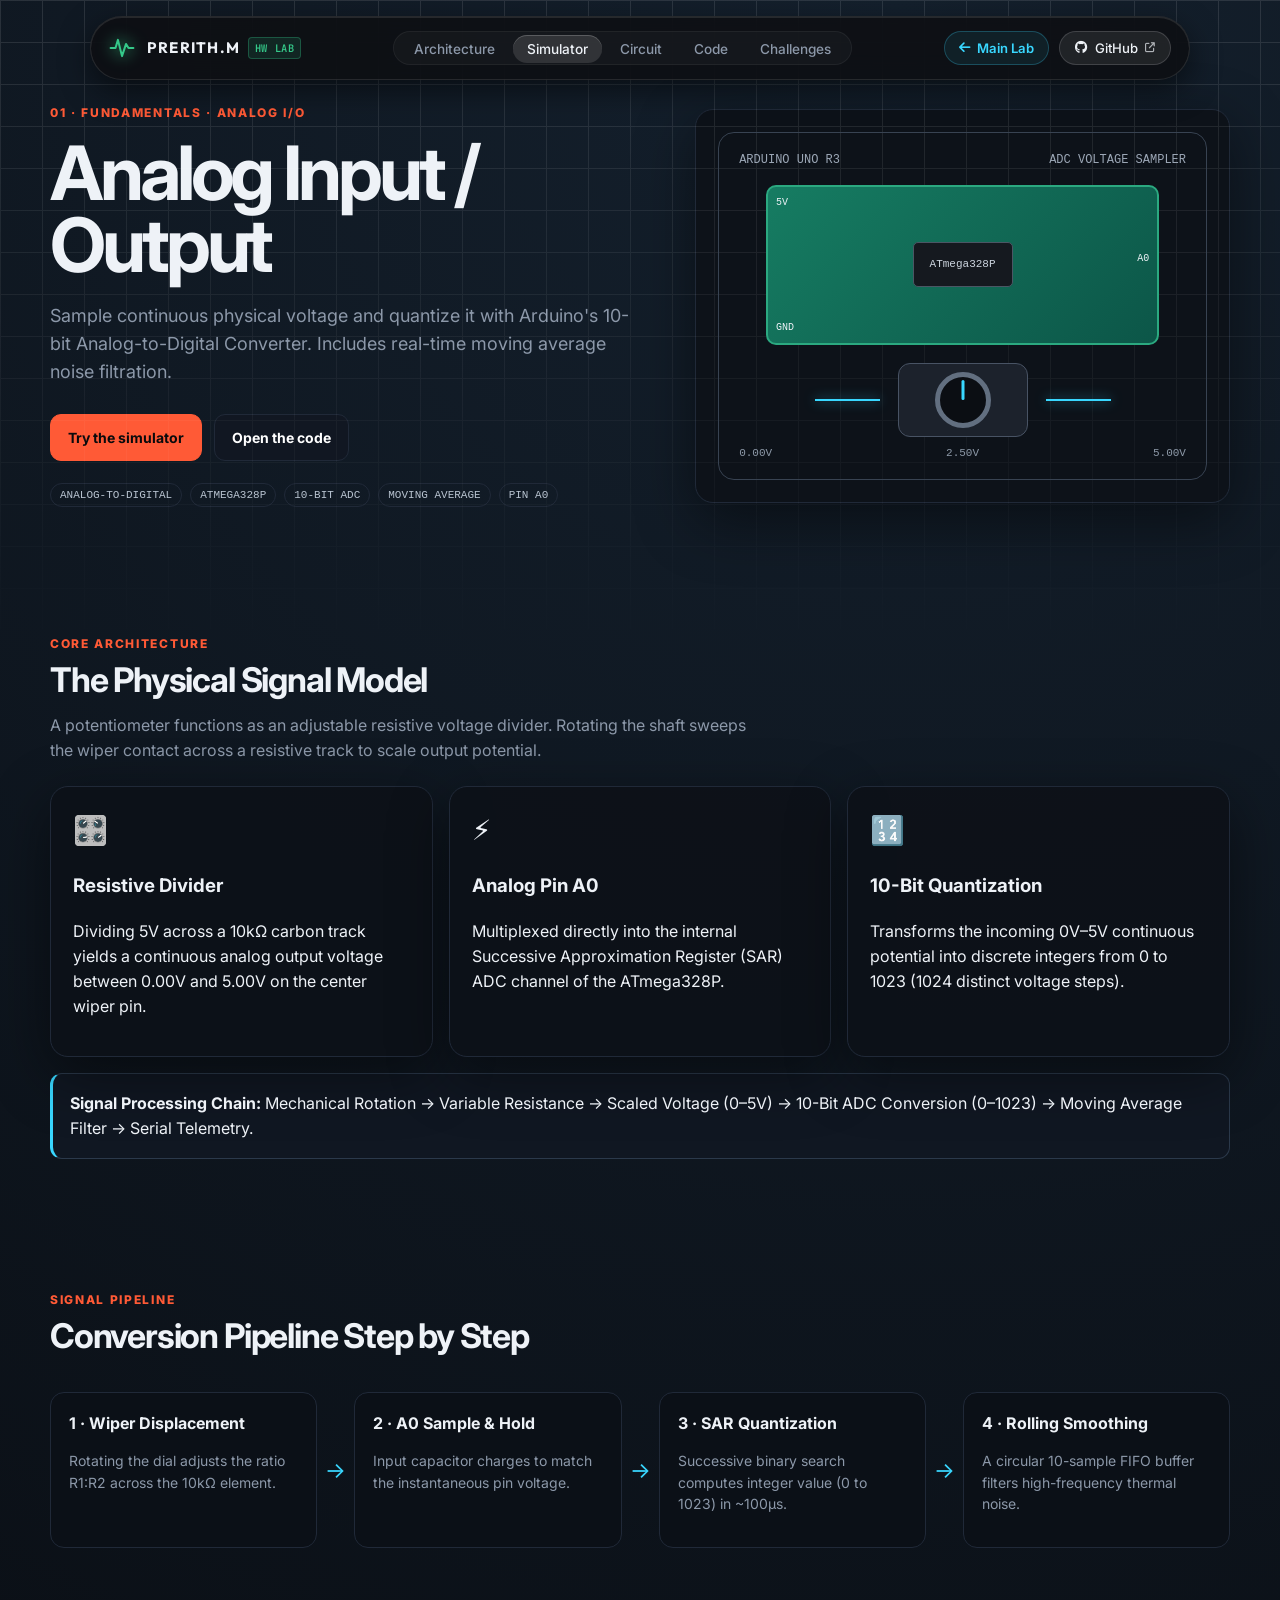
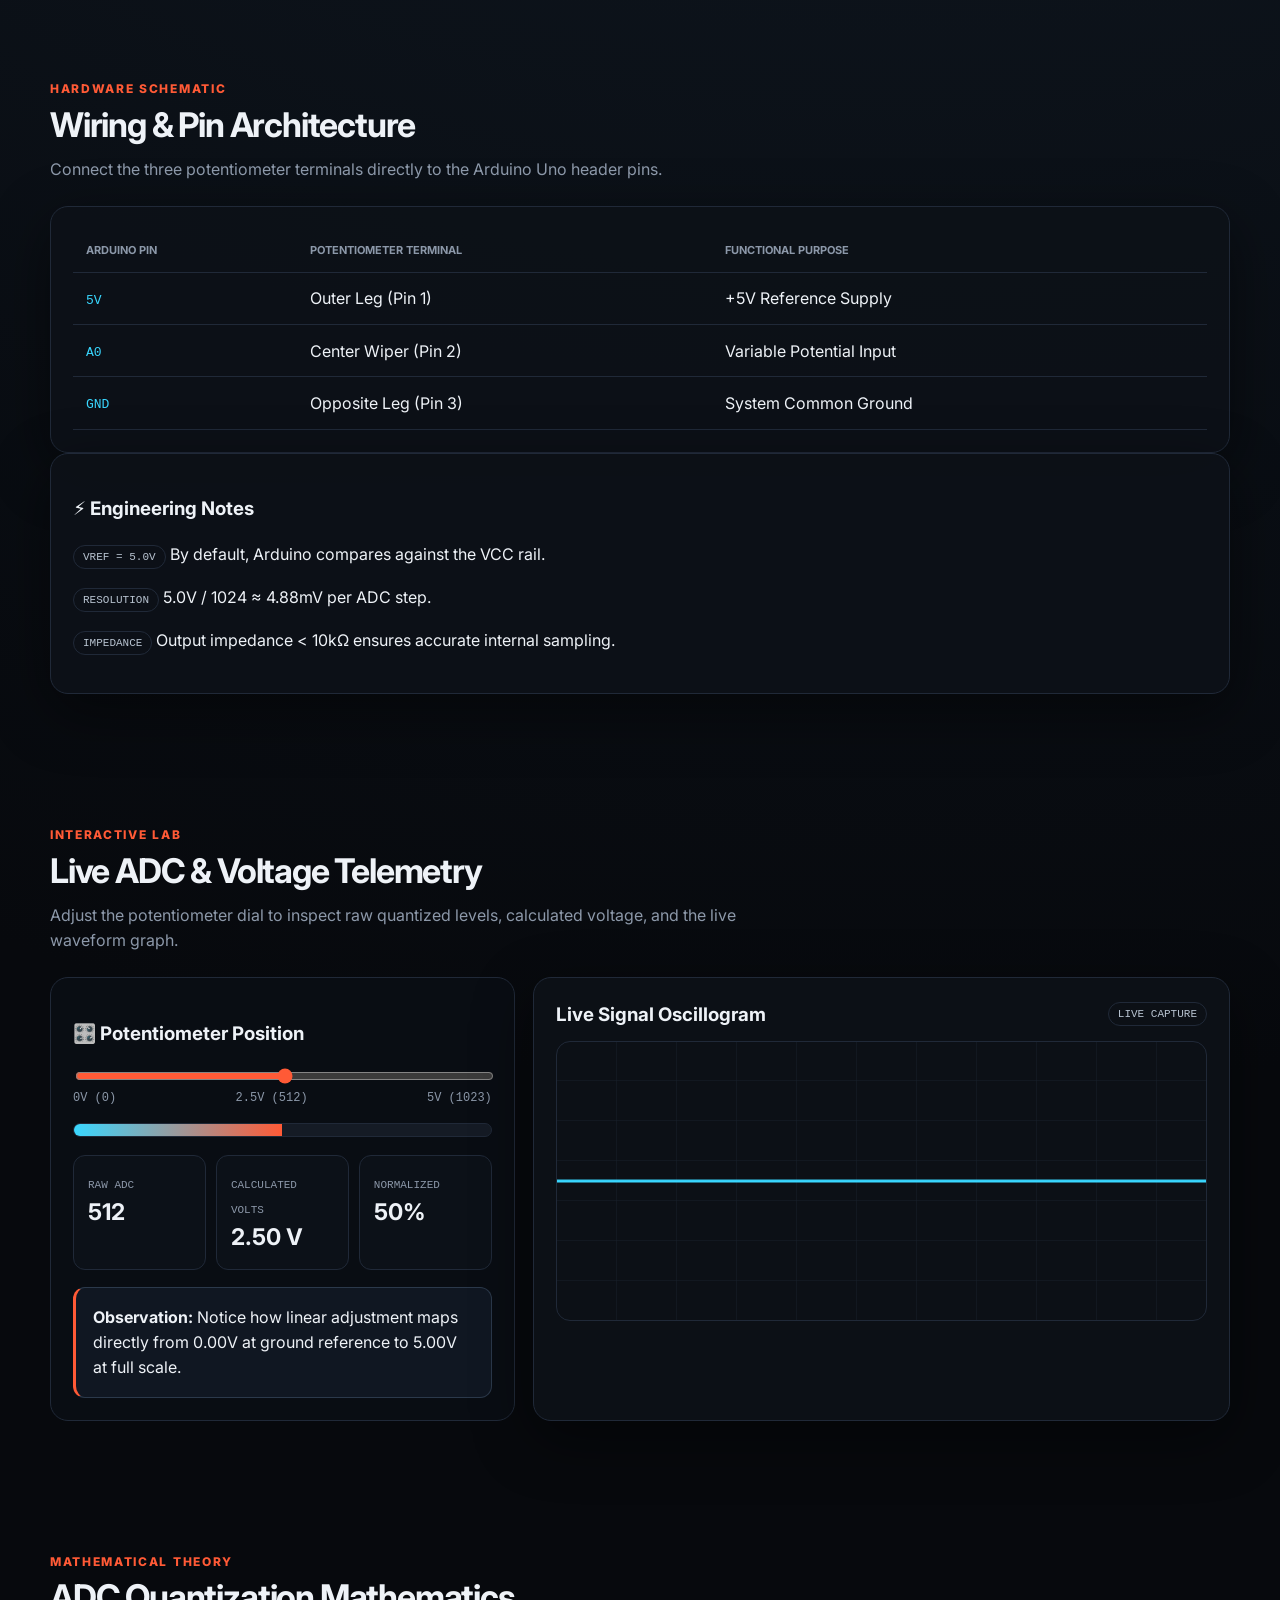
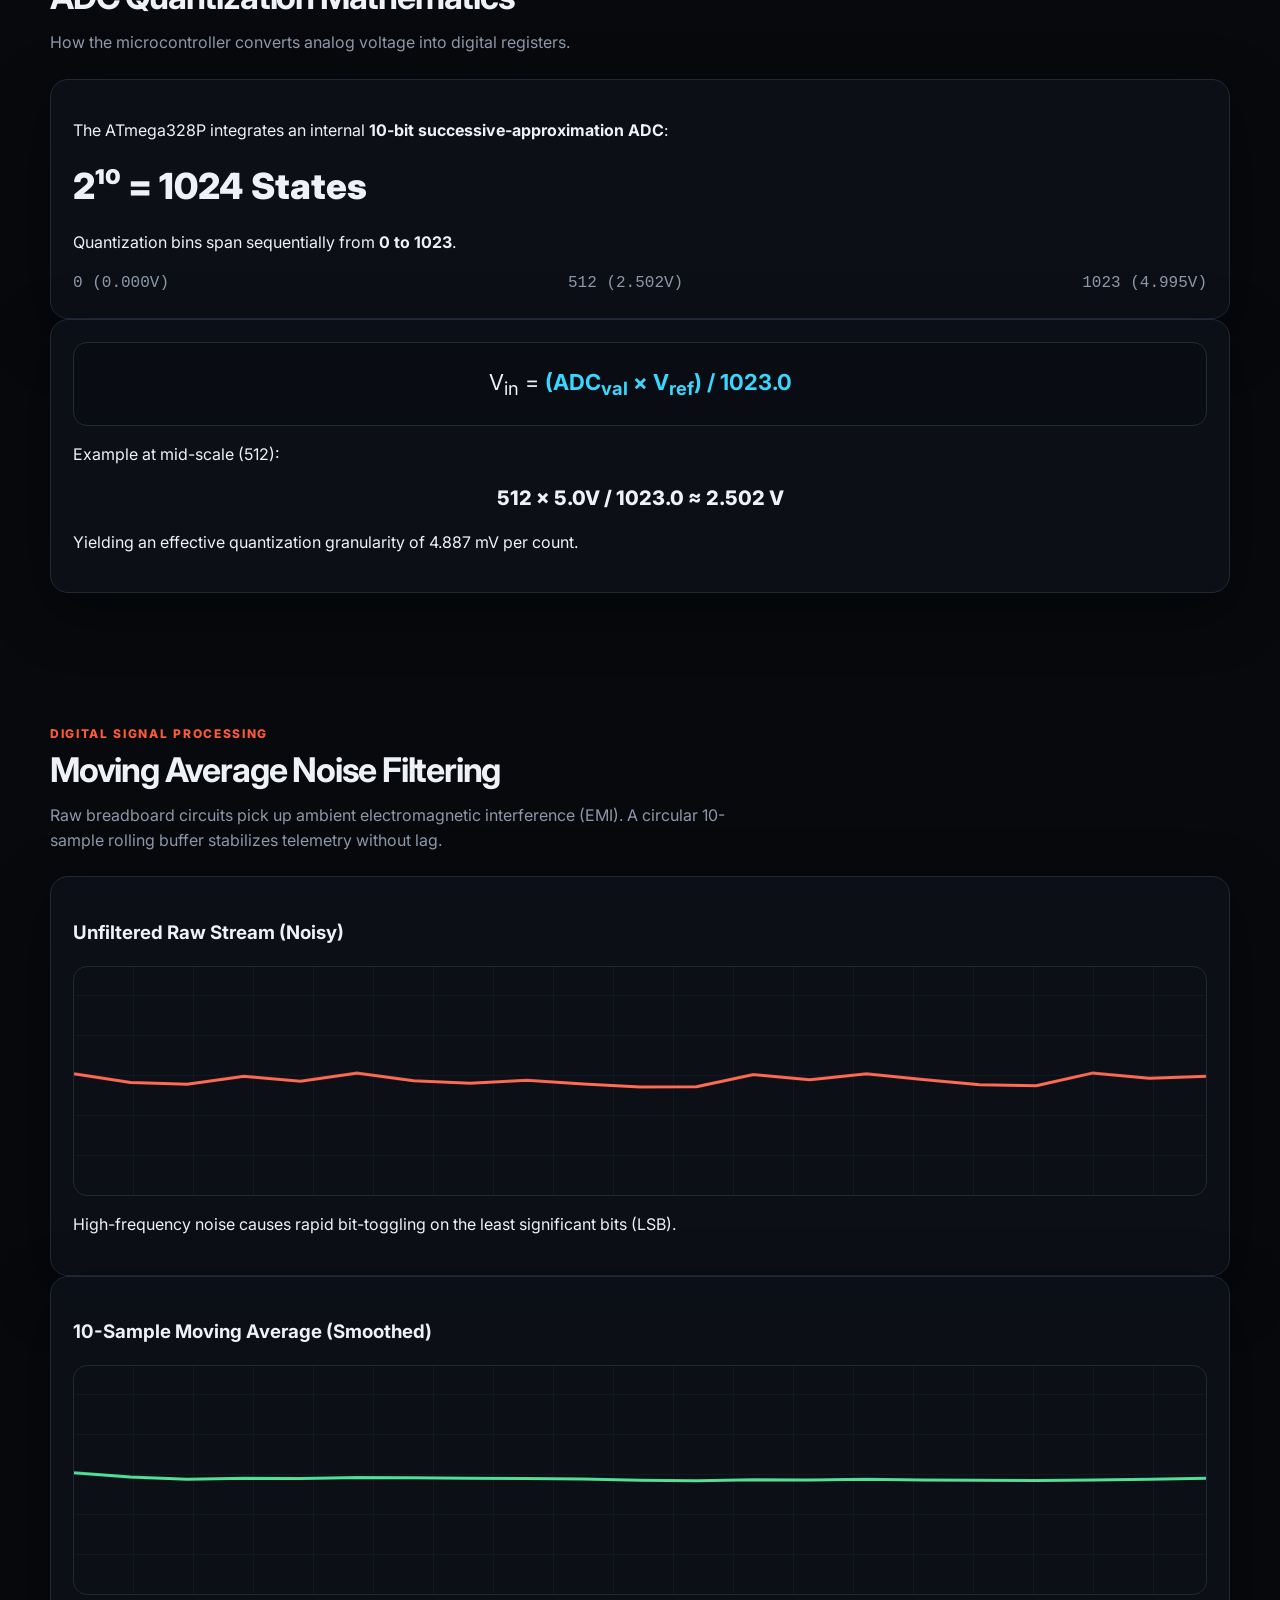
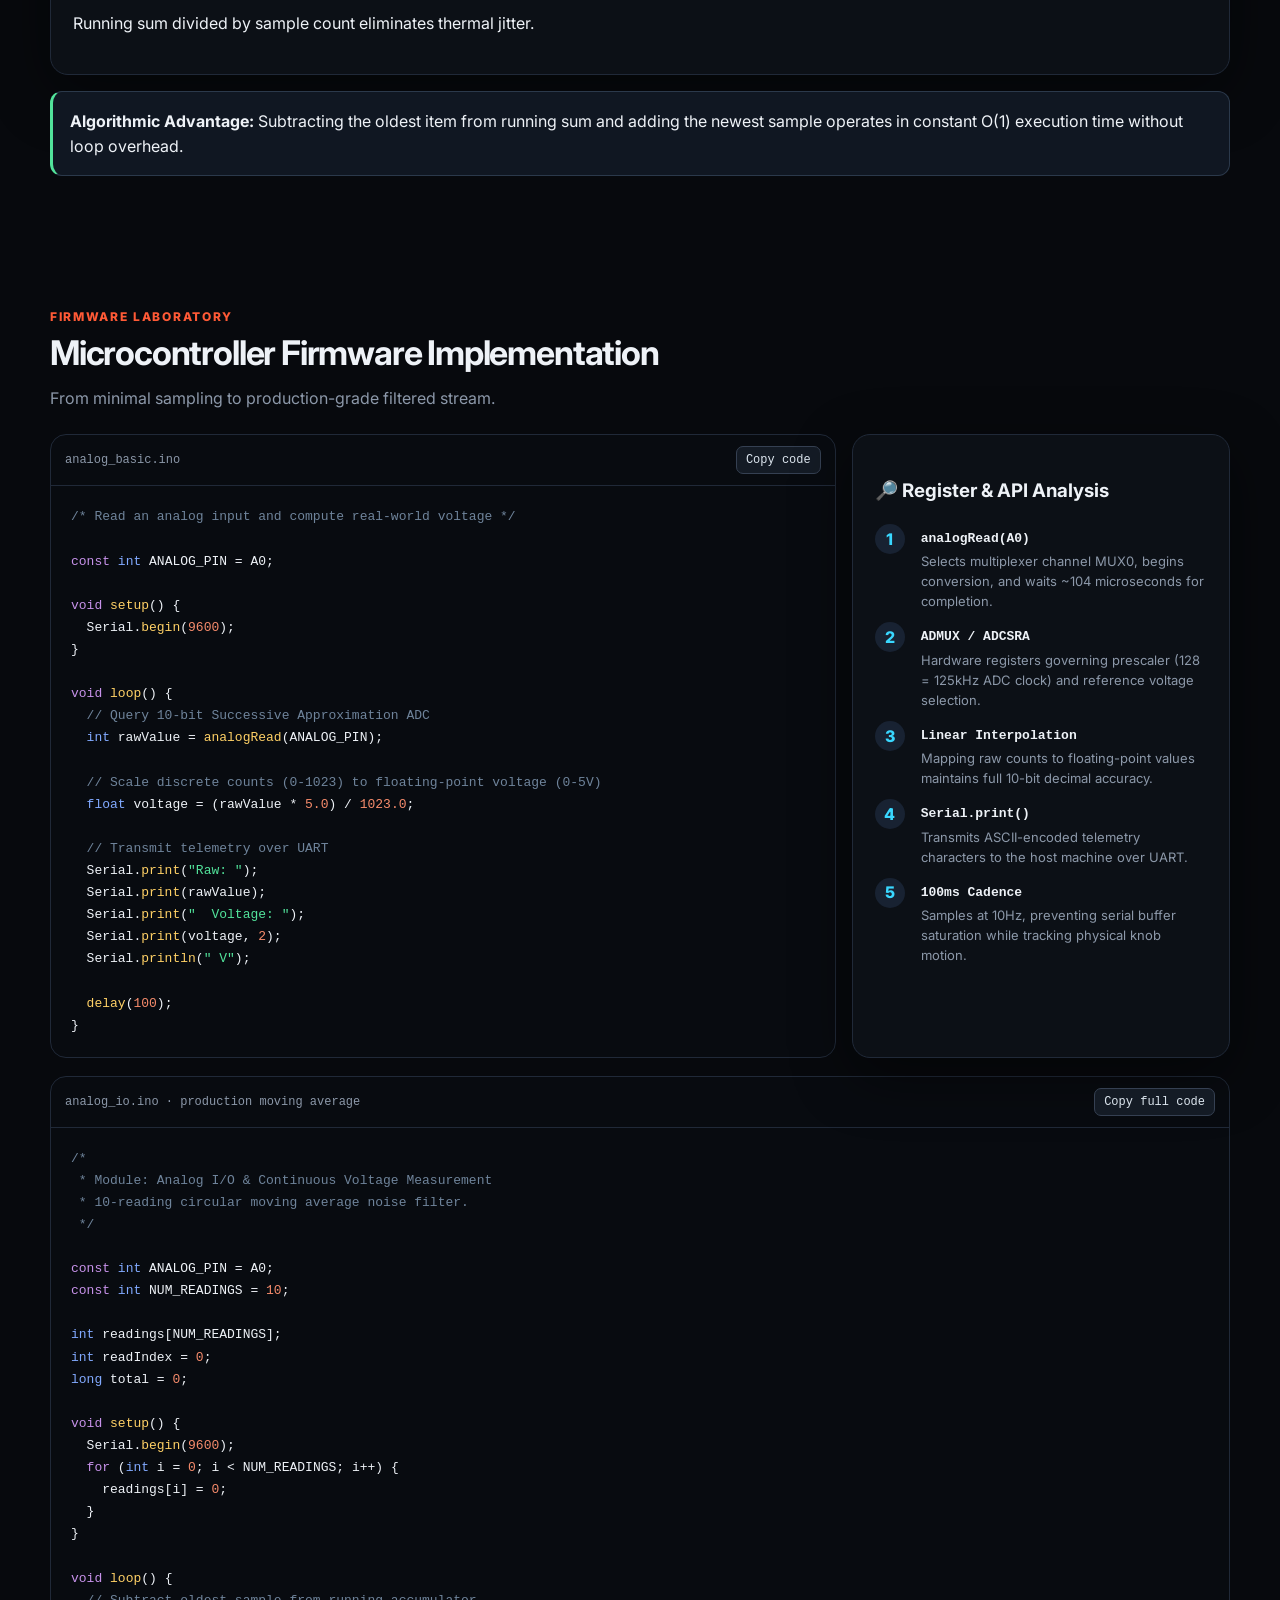
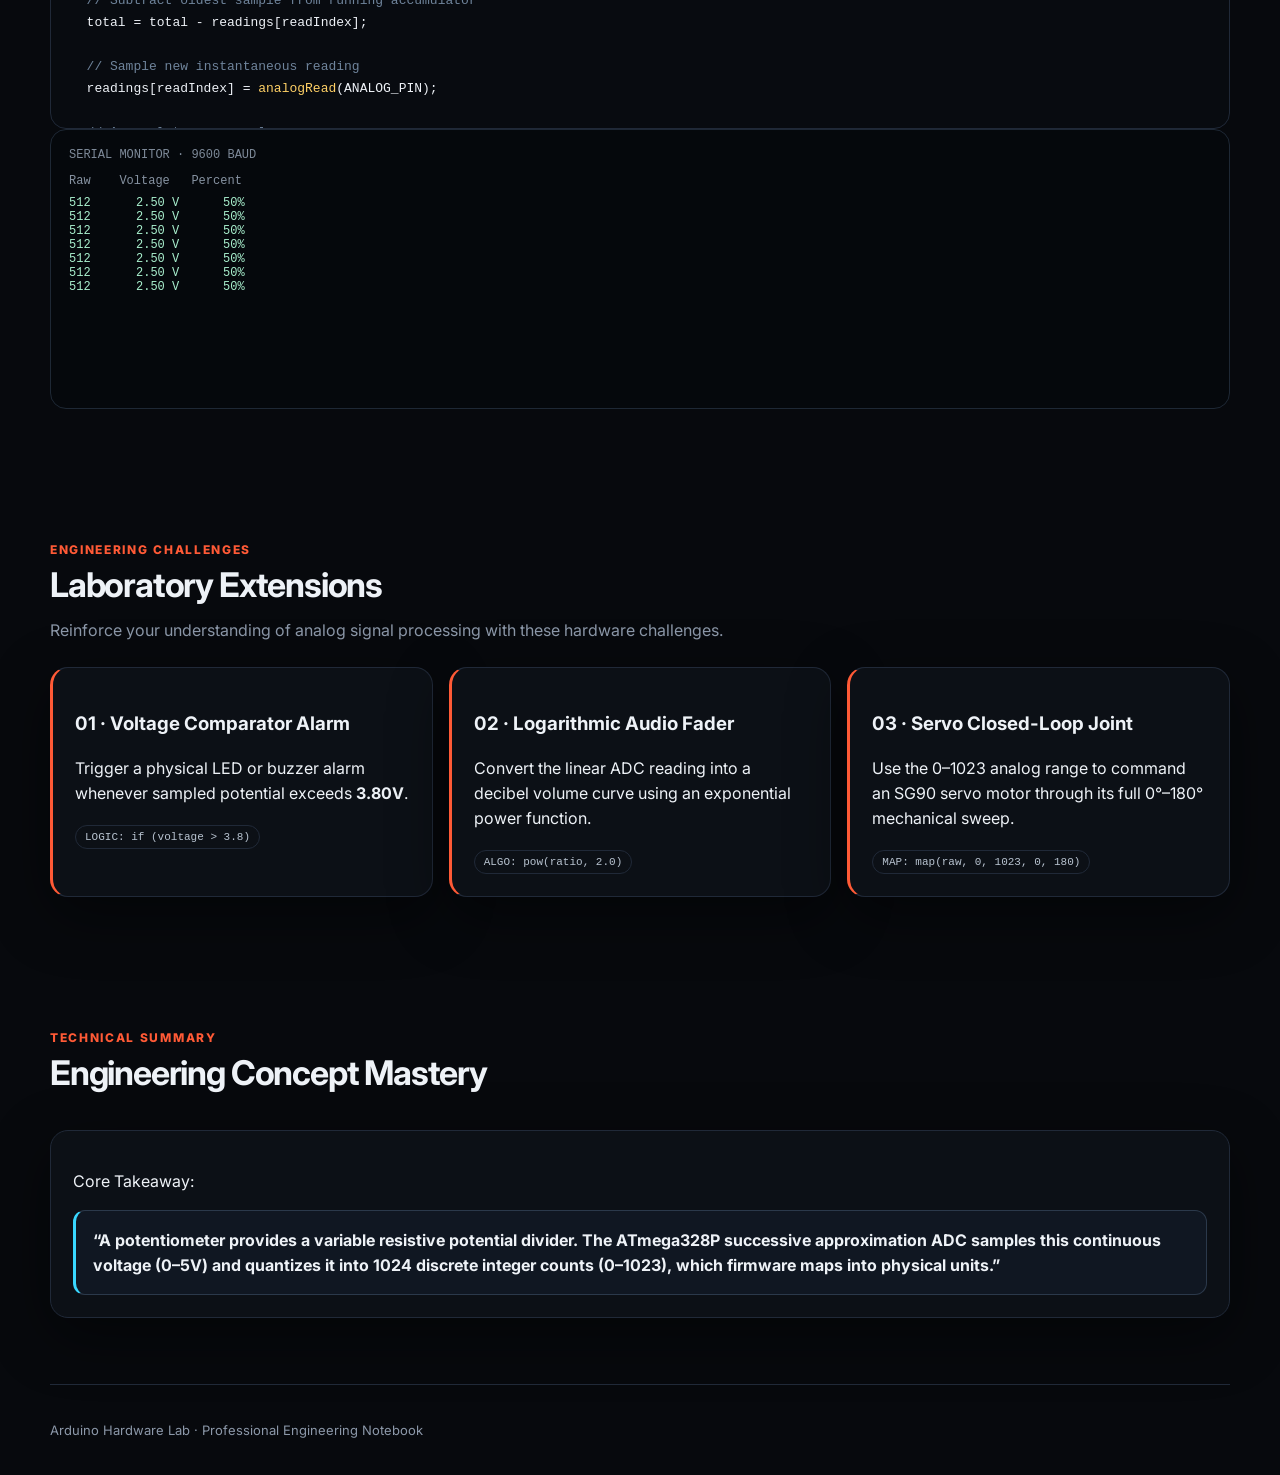
<file: 01-Fundamentals/Analog-IO/index.html>
<!DOCTYPE html>
<html lang="en">

<head>
  <meta charset="UTF-8">
  <meta name="viewport" content="width=device-width,initial-scale=1.0">
  <title>Analog Input / Output — Arduino Hardware Lab</title>
  <!-- Fonts & Icons matching main website -->
  <link rel="preconnect" href="https://fonts.googleapis.com">
  <link rel="preconnect" href="https://fonts.gstatic.com" crossorigin>
  <link
    href="https://fonts.googleapis.com/css2?family=Inter:wght@300;400;500;600;700&family=JetBrains+Mono:wght@400;500;600;700&family=Outfit:wght@600;700;800&display=swap"
    rel="stylesheet">
  <link rel="stylesheet" href="https://cdnjs.cloudflare.com/ajax/libs/font-awesome/6.4.0/css/all.min.css">
  <style>
    :root {
      --bg: #07090d;
      --panel: #0d1118;
      --panel2: #111722;
      --line: #202938;
      --text: #eef2f7;
      --muted: #8c98a9;
      --accent: #ff5a36;
      --cyan: #39d7ff;
      --green: #52e39b;
      --yellow: #ffd166;
      --purple: #c792ea;
      --blue: #82aaff;
      --red: #ff6b6b;
      --shadow: 0 18px 60px #0007
    }

    * {
      box-sizing: border-box
    }

    html {
      scroll-behavior: smooth
    }

    body {
      margin: 0;
      background: radial-gradient(circle at 70% 0%, #14202d 0, #07090d 34%), var(--bg);
      color: var(--text);
      font-family: Inter, ui-sans-serif, system-ui, -apple-system, "Segoe UI", sans-serif;
      line-height: 1.55
    }

    body:before {
      content: "";
      position: fixed;
      inset: 0;
      pointer-events: none;
      opacity: .11;
      background-image: linear-gradient(#fff 1px, transparent 1px), linear-gradient(90deg, #fff 1px, transparent 1px);
      background-size: 42px 42px;
      mask-image: linear-gradient(to bottom, black, transparent 75%)
    }

    .container {
      width: min(1180px, calc(100% - 40px));
      margin: auto
    }

    /* Floating Navbar matching Main Website */
    .navbar-wrapper {
      position: fixed;
      top: 16px;
      left: 0;
      right: 0;
      display: flex;
      justify-content: center;
      z-index: 100;
      padding: 0 20px;
    }

    .navbar {
      display: flex;
      align-items: center;
      justify-content: space-between;
      width: 100%;
      max-width: 1100px;
      height: 64px;
      padding: 0 18px;
      border-radius: 9999px;
      background: rgba(13, 15, 18, 0.85);
      border: 1px solid rgba(255, 255, 255, 0.1);
      box-shadow: 0 10px 30px rgba(0, 0, 0, 0.5), inset 0 1px 0 rgba(255, 255, 255, 0.1);
      backdrop-filter: blur(18px);
      -webkit-backdrop-filter: blur(18px);
    }

    .brand-logo {
      display: flex;
      align-items: center;
      gap: 12px;
      text-decoration: none;
    }

    .pulse-icon {
      width: 26px;
      height: 26px;
      filter: drop-shadow(0 0 8px #35C98A);
    }

    .brand-text {
      display: flex;
      align-items: center;
      gap: 8px;
    }

    .brand-name {
      font-weight: 700;
      font-size: 0.95rem;
      letter-spacing: 0.08em;
      font-family: 'Outfit', sans-serif;
      color: #eef2f7;
    }

    .brand-badge {
      font-family: 'JetBrains Mono', monospace;
      font-size: 0.65rem;
      padding: 2px 6px;
      border-radius: 4px;
      background: rgba(53, 201, 138, 0.12);
      color: #35C98A;
      border: 1px solid rgba(53, 201, 138, 0.3);
      font-weight: 600;
      letter-spacing: 0.05em;
    }

    .nav-links {
      display: flex;
      list-style: none;
      gap: 4px;
      background: rgba(255, 255, 255, 0.03);
      padding: 4px 6px;
      border-radius: 9999px;
      border: 1px solid rgba(255, 255, 255, 0.05);
      margin: 0;
    }

    .nav-link {
      font-size: 0.85rem;
      font-weight: 500;
      color: #8c98a9;
      padding: 6px 14px;
      border-radius: 9999px;
      text-decoration: none;
      transition: all 0.15s ease;
    }

    .nav-link:hover {
      color: #eef2f7;
      background: rgba(255, 255, 255, 0.08);
    }

    .nav-link.active {
      color: #eef2f7;
      background: rgba(255, 255, 255, 0.12);
      box-shadow: inset 0 1px 0 rgba(255, 255, 255, 0.2);
    }

    .nav-actions {
      display: flex;
      align-items: center;
      gap: 10px;
    }

    .nav-back-btn {
      display: inline-flex;
      align-items: center;
      gap: 7px;
      color: var(--cyan);
      background: rgba(57, 215, 255, 0.08);
      border: 1px solid rgba(57, 215, 255, 0.25);
      padding: 6px 14px;
      border-radius: 9999px;
      font-size: 0.82rem;
      text-decoration: none;
      font-weight: 600;
      transition: all 0.15s ease;
    }

    .nav-back-btn:hover {
      background: rgba(57, 215, 255, 0.16);
      border-color: rgba(57, 215, 255, 0.45);
      transform: translateY(-1px);
    }

    .btn-github-nav {
      display: inline-flex;
      align-items: center;
      gap: 7px;
      background: rgba(255, 255, 255, 0.08);
      border: 1px solid rgba(255, 255, 255, 0.15);
      color: #eef2f7;
      padding: 6px 15px;
      border-radius: 9999px;
      font-size: 0.82rem;
      font-weight: 500;
      text-decoration: none;
      transition: all 0.15s ease;
    }

    .btn-github-nav:hover {
      background: rgba(255, 255, 255, 0.15);
      border-color: rgba(255, 255, 255, 0.3);
      transform: translateY(-1px);
    }

    @media (max-width: 860px) {
      .nav-links {
        display: none;
      }
    }

    .hero {
      padding: 104px 0 62px;
      display: grid;
      grid-template-columns: 1.05fr .95fr;
      gap: 54px;
      align-items: center
    }

    .eyebrow {
      color: var(--accent);
      font-size: 12px;
      font-weight: 800;
      letter-spacing: .14em;
      text-transform: uppercase
    }

    .hero h1 {
      font-size: clamp(43px, 6vw, 75px);
      line-height: .97;
      letter-spacing: -.055em;
      margin: 14px 0 20px
    }

    .hero p {
      font-size: 18px;
      color: var(--muted);
      max-width: 650px
    }

    .buttons {
      display: flex;
      gap: 12px;
      margin-top: 28px;
      flex-wrap: wrap
    }

    .btn {
      border: 1px solid var(--line);
      background: #111722;
      color: #fff;
      padding: 12px 17px;
      border-radius: 11px;
      font-weight: 700;
      cursor: pointer;
      text-decoration: none;
      display: inline-flex;
      align-items: center;
      gap: 8px;
      font-size: 14px
    }

    .btn.primary {
      background: var(--accent);
      border-color: var(--accent);
      color: #090a0c
    }

    .btn:hover {
      transform: translateY(-1px)
    }

    .hero-card,
    .card {
      background: rgba(13, 17, 24, .9);
      border: 1px solid var(--line);
      border-radius: 18px;
      padding: 22px;
      box-shadow: var(--shadow)
    }

    .arduino {
      border: 1px solid #384352;
      border-radius: 16px;
      padding: 20px;
      position: relative;
      overflow: hidden
    }

    .boardtop {
      display: flex;
      justify-content: space-between;
      color: #9ca7b6;
      font: 12px monospace
    }

    .board {
      margin: 18px auto;
      width: 88%;
      height: 160px;
      border-radius: 10px;
      background: linear-gradient(135deg, #167c62, #0c5648);
      border: 2px solid #2ba980;
      position: relative
    }

    .chip {
      position: absolute;
      width: 100px;
      height: 45px;
      left: 50%;
      top: 55px;
      transform: translateX(-50%);
      background: #15191f;
      border: 1px solid #4b5664;
      border-radius: 5px;
      display: grid;
      place-items: center;
      font: 11px monospace;
      color: #cdd5df
    }

    .pin {
      position: absolute;
      font: 10px monospace
    }

    .p5 {
      left: 8px;
      top: 10px
    }

    .a0 {
      right: 8px;
      top: 66px
    }

    .gnd {
      left: 8px;
      bottom: 10px
    }

    .potwrap {
      display: flex;
      justify-content: center;
      align-items: center;
      gap: 18px;
      margin-top: 18px
    }

    .pot {
      width: 130px;
      height: 74px;
      border-radius: 12px;
      background: #1c222c;
      border: 1px solid #485364;
      position: relative
    }

    .knob {
      width: 56px;
      height: 56px;
      border-radius: 50%;
      background: #0b0e13;
      border: 5px solid #626f80;
      position: absolute;
      left: 50%;
      top: 50%;
      transform: translate(-50%, -50%);
      transition: .12s
    }

    .knob:after {
      content: "";
      position: absolute;
      width: 3px;
      height: 20px;
      background: var(--cyan);
      left: 50%;
      top: 3px;
      transform: translateX(-50%);
      border-radius: 2px
    }

    .wire {
      height: 2px;
      background: var(--cyan);
      width: 65px;
      box-shadow: 0 0 12px #39d7ffaa
    }

    section {
      padding: 66px 0
    }

    .section-head {
      display: flex;
      justify-content: space-between;
      gap: 20px;
      align-items: end;
      margin-bottom: 24px
    }

    h2 {
      font-size: 34px;
      letter-spacing: -.035em;
      margin: 0 0 6px
    }

    .lead {
      color: var(--muted);
      max-width: 700px;
      margin: 0
    }

    .grid {
      display: grid;
      gap: 16px
    }

    .three {
      grid-template-columns: repeat(3, 1fr)
    }

    .two {
      grid-template-columns: repeat(2, 1fr)
    }

    .flow {
      display: flex;
      align-items: stretch;
      gap: 8px;
      flex-wrap: wrap
    }

    .node {
      flex: 1;
      min-width: 160px;
      padding: 18px;
      background: #0b1017;
      border: 1px solid var(--line);
      border-radius: 14px
    }

    .arrow {
      display: grid;
      place-items: center;
      color: var(--cyan);
      font-size: 22px
    }

    .node p {
      color: var(--muted);
      font-size: 14px
    }

    .icon {
      font-size: 28px
    }

    .simple {
      font-size: 16px
    }

    .callout {
      background: #101722;
      border: 1px solid #2b394b;
      border-left: 3px solid var(--cyan);
      padding: 17px;
      border-radius: 12px
    }

    .callout.orange {
      border-left-color: var(--accent)
    }

    .callout.green {
      border-left-color: var(--green)
    }

    table {
      width: 100%;
      border-collapse: collapse
    }

    th,
    td {
      text-align: left;
      padding: 13px;
      border-bottom: 1px solid var(--line)
    }

    th {
      font-size: 11px;
      text-transform: uppercase;
      color: var(--muted)
    }

    td code {
      color: var(--cyan)
    }

    .sim {
      display: grid;
      grid-template-columns: .8fr 1.2fr;
      gap: 18px
    }

    .control {
      background: #090d13;
      border: 1px solid var(--line);
      border-radius: 18px;
      padding: 22px
    }

    .range {
      width: 100%;
      accent-color: var(--accent);
      cursor: pointer
    }

    .scale {
      display: flex;
      justify-content: space-between;
      color: var(--muted);
      font: 12px monospace
    }

    .gauge {
      height: 14px;
      border-radius: 99px;
      background: #151b25;
      border: 1px solid var(--line);
      overflow: hidden;
      margin-top: 18px
    }

    .fill {
      height: 100%;
      width: 50%;
      background: linear-gradient(90deg, var(--cyan), var(--accent));
      transition: .12s
    }

    .readout {
      display: grid;
      grid-template-columns: repeat(3, 1fr);
      gap: 10px;
      margin-top: 18px
    }

    .read {
      padding: 14px;
      border: 1px solid var(--line);
      border-radius: 12px;
      background: #0c1118
    }

    .read span {
      font: 11px monospace;
      color: var(--muted)
    }

    .read b {
      font-size: 23px;
      display: block
    }

    .chart {
      height: 280px;
      background: repeating-linear-gradient(0deg, transparent 0 39px, #18202b 40px), repeating-linear-gradient(90deg, transparent 0 59px, #18202b 60px);
      border: 1px solid var(--line);
      border-radius: 14px;
      overflow: hidden
    }

    .chart canvas {
      width: 100%;
      height: 100%
    }

    .formula {
      font-size: 22px;
      background: #090d13;
      border: 1px solid var(--line);
      padding: 22px;
      border-radius: 14px;
      text-align: center
    }

    .formula b {
      color: var(--cyan)
    }

    .code-layout {
      display: grid;
      grid-template-columns: 1.35fr .65fr;
      gap: 16px
    }

    .code {
      background: #080b10;
      border: 1px solid var(--line);
      border-radius: 16px;
      overflow: hidden
    }

    .codebar {
      padding: 11px 14px;
      border-bottom: 1px solid var(--line);
      display: flex;
      justify-content: space-between;
      align-items: center;
      color: var(--muted);
      font: 12px monospace
    }

    .copy {
      border: 1px solid #354052;
      background: #141b25;
      color: #dce5ee;
      padding: 6px 9px;
      border-radius: 7px;
      cursor: pointer;
      font: 12px monospace
    }

    .copy:hover {
      border-color: var(--cyan)
    }

    .code pre {
      margin: 0;
      padding: 20px;
      overflow: auto;
      font-size: 13px;
      line-height: 1.7;
      max-height: 600px
    }

    .kw {
      color: var(--purple)
    }

    .type {
      color: var(--blue)
    }

    .fn {
      color: var(--yellow)
    }

    .num {
      color: #f78c6c
    }

    .str {
      color: var(--green)
    }

    .comment {
      color: #6f849b
    }

    .var {
      color: #f8f8f2
    }

    .serial {
      background: #05080c;
      border: 1px solid #1e2835;
      border-radius: 16px;
      padding: 18px;
      font: 12px monospace;
      min-height: 280px;
      color: #a9f0ce;
      overflow: hidden
    }

    .serial .head {
      color: #7d8998;
      margin-bottom: 12px
    }

    .serialline {
      display: grid;
      grid-template-columns: 55px 75px 75px;
      gap: 12px
    }

    .explain-list {
      display: grid;
      gap: 11px
    }

    .explain-row {
      display: grid;
      grid-template-columns: 35px 1fr;
      gap: 11px
    }

    .explain-row .n {
      width: 30px;
      height: 30px;
      border-radius: 50%;
      background: #182232;
      color: var(--cyan);
      display: grid;
      place-items: center;
      font-weight: 800
    }

    .explain-row p {
      margin: 2px 0 0;
      color: var(--muted);
      font-size: 13px
    }

    .challenge {
      border-left: 3px solid var(--accent)
    }

    .tag {
      display: inline-block;
      border: 1px solid var(--line);
      border-radius: 999px;
      padding: 5px 9px;
      color: #b8c3d0;
      font: 11px monospace
    }

    .footer {
      border-top: 1px solid var(--line);
      padding: 35px 0;
      color: var(--muted);
      font-size: 13px
    }

    @media(max-width:850px) {

      .hero,
      .sim,
      .two,
      .three,
      .code-layout {
        grid-template-columns: 1fr
      }

      .links {
        display: none
      }

      .readout {
        grid-template-columns: 1fr
      }

      .hero {
        padding-top: 55px
      }
    }
  </style>
</head>

<body>
  <!-- Floating Island Header matching main website -->
  <header class="navbar-wrapper">
    <nav class="navbar">
      <a href="../../docs/index.html" class="brand-logo">
        <svg class="pulse-icon" viewBox="0 0 32 32" fill="none" xmlns="http://www.w3.org/2000/svg">
          <path d="M2 16H8L11 6L16 26L21 11L24 16H30" stroke="#35C98A" stroke-width="2.5" stroke-linecap="round"
            stroke-linejoin="round" />
        </svg>
        <div class="brand-text">
          <span class="brand-name">PRERITH.M</span>
          <span class="brand-badge">HW LAB</span>
        </div>
      </a>

      <ul class="nav-links">
        <li><a href="#idea" class="nav-link">Architecture</a></li>
        <li><a href="#simulator" class="nav-link active">Simulator</a></li>
        <li><a href="#circuit" class="nav-link">Circuit</a></li>
        <li><a href="#code" class="nav-link">Code</a></li>
        <li><a href="#challenges" class="nav-link">Challenges</a></li>
      </ul>

      <div class="nav-actions">
        <a href="../../docs/index.html" class="nav-back-btn">
          <i class="fa-solid fa-arrow-left"></i>
          <span>Main Lab</span>
        </a>
        <a href="https://github.com/PrerithM/Arduino-Projects/tree/main/01-Fundamentals/Analog-IO" target="_blank"
          rel="noopener noreferrer" class="btn-github-nav">
          <i class="fa-brands fa-github"></i>
          <span>GitHub</span>
          <i class="fa-solid fa-arrow-up-right-from-square" style="font-size: 0.65rem; opacity: 0.7;"></i>
        </a>
      </div>
    </nav>
  </header>

  <main>
    <div class="container">
      <section class="hero">
        <div>
          <div class="eyebrow">01 · Fundamentals &middot; Analog I/O</div>
          <h1>Analog Input / Output</h1>
          <p>Sample continuous physical voltage and quantize it with Arduino's 10-bit Analog-to-Digital Converter.
            Includes real-time moving average noise filtration.</p>
          <div class="buttons"><a class="btn primary" href="#simulator">Try the simulator</a><a class="btn"
              href="#code">Open the code</a></div>
          <div style="display:flex;gap:8px;flex-wrap:wrap;margin-top:22px"><span
              class="tag">ANALOG-TO-DIGITAL</span><span class="tag">ATMEGA328P</span><span class="tag">10-BIT
              ADC</span><span class="tag">MOVING AVERAGE</span><span class="tag">PIN A0</span></div>
        </div>
        <div class="hero-card">
          <div class="arduino">
            <div class="boardtop"><span>ARDUINO UNO R3</span><span>ADC VOLTAGE SAMPLER</span></div>
            <div class="board"><span class="pin p5">5V</span><span class="pin a0">A0</span><span
                class="pin gnd">GND</span>
              <div class="chip">ATmega328P</div>
            </div>
            <div class="potwrap">
              <div class="wire"></div>
              <div class="pot">
                <div class="knob" id="heroKnob"></div>
              </div>
              <div class="wire"></div>
            </div>
            <div style="display:flex;justify-content:space-between;margin-top:10px;color:#8d99a8;font:11px monospace">
              <span>0.00V</span><span id="heroVoltage">2.50V</span><span>5.00V</span>
            </div>
          </div>
        </div>
      </section>

      <section id="idea">
        <div class="section-head">
          <div>
            <div class="eyebrow">Core Architecture</div>
            <h2>The Physical Signal Model</h2>
            <p class="lead">A potentiometer functions as an adjustable resistive voltage divider. Rotating the shaft
              sweeps the wiper contact across a resistive track to scale output potential.</p>
          </div>
        </div>
        <div class="three grid">
          <div class="card">
            <div class="icon">🎛️</div>
            <h3>Resistive Divider</h3>
            <p class="simple muted">Dividing 5V across a 10kΩ carbon track yields a continuous analog output voltage
              between 0.00V and 5.00V on the center wiper pin.</p>
          </div>
          <div class="card">
            <div class="icon">⚡</div>
            <h3>Analog Pin A0</h3>
            <p class="simple muted">Multiplexed directly into the internal Successive Approximation Register (SAR) ADC
              channel of the ATmega328P.</p>
          </div>
          <div class="card">
            <div class="icon">🔢</div>
            <h3>10-Bit Quantization</h3>
            <p class="simple muted">Transforms the incoming 0V–5V continuous potential into discrete integers from 0 to
              1023 (1024 distinct voltage steps).</p>
          </div>
        </div>
        <div class="callout" style="margin-top:16px"><b>Signal Processing Chain:</b> Mechanical Rotation → Variable
          Resistance → Scaled Voltage (0–5V) → 10-Bit ADC Conversion (0–1023) → Moving Average Filter → Serial
          Telemetry.</div>
      </section>

      <section>
        <div class="section-head">
          <div>
            <div class="eyebrow">Signal Pipeline</div>
            <h2>Conversion Pipeline Step by Step</h2>
          </div>
        </div>
        <div class="flow">
          <div class="node"><b>1 · Wiper Displacement</b>
            <p>Rotating the dial adjusts the ratio R1:R2 across the 10kΩ element.</p>
          </div>
          <div class="arrow">→</div>
          <div class="node"><b>2 · A0 Sample & Hold</b>
            <p>Input capacitor charges to match the instantaneous pin voltage.</p>
          </div>
          <div class="arrow">→</div>
          <div class="node"><b>3 · SAR Quantization</b>
            <p>Successive binary search computes integer value (0 to 1023) in ~100µs.</p>
          </div>
          <div class="arrow">→</div>
          <div class="node"><b>4 · Rolling Smoothing</b>
            <p>A circular 10-sample FIFO buffer filters high-frequency thermal noise.</p>
          </div>
        </div>
      </section>

      <section id="circuit">
        <div class="section-head">
          <div>
            <div class="eyebrow">Hardware Schematic</div>
            <h2>Wiring & Pin Architecture</h2>
            <p class="lead">Connect the three potentiometer terminals directly to the Arduino Uno header pins.</p>
          </div>
        </div>
        <div class="two">
          <div class="card">
            <table>
              <tr>
                <th>Arduino Pin</th>
                <th>Potentiometer Terminal</th>
                <th>Functional Purpose</th>
              </tr>
              <tr>
                <td><code>5V</code></td>
                <td>Outer Leg (Pin 1)</td>
                <td>+5V Reference Supply</td>
              </tr>
              <tr>
                <td><code>A0</code></td>
                <td>Center Wiper (Pin 2)</td>
                <td>Variable Potential Input</td>
              </tr>
              <tr>
                <td><code>GND</code></td>
                <td>Opposite Leg (Pin 3)</td>
                <td>System Common Ground</td>
              </tr>
            </table>
          </div>
          <div class="card">
            <h3>⚡ Engineering Notes</h3>
            <p><span class="tag">VREF = 5.0V</span> By default, Arduino compares against the VCC rail.</p>
            <p><span class="tag">RESOLUTION</span> 5.0V / 1024 ≈ 4.88mV per ADC step.</p>
            <p><span class="tag">IMPEDANCE</span> Output impedance &lt; 10kΩ ensures accurate internal sampling.</p>
          </div>
        </div>
      </section>

      <section id="simulator">
        <div class="section-head">
          <div>
            <div class="eyebrow">Interactive Lab</div>
            <h2>Live ADC & Voltage Telemetry</h2>
            <p class="lead">Adjust the potentiometer dial to inspect raw quantized levels, calculated voltage, and the
              live waveform graph.</p>
          </div>
        </div>
        <div class="sim">
          <div class="control">
            <h3>🎛️ Potentiometer Position</h3><input id="slider" class="range" type="range" min="0" max="1023"
              value="512">
            <div class="scale"><span>0V (0)</span><span>2.5V (512)</span><span>5V (1023)</span></div>
            <div class="gauge">
              <div id="fill" class="fill"></div>
            </div>
            <div class="readout">
              <div class="read"><span>RAW ADC</span><b id="raw">512</b></div>
              <div class="read"><span>CALCULATED VOLTS</span><b id="voltage">2.50 V</b></div>
              <div class="read"><span>NORMALIZED</span><b id="percent">50%</b></div>
            </div>
            <div class="callout orange" style="margin-top:17px"><b>Observation:</b> Notice how linear adjustment maps
              directly from 0.00V at ground reference to 5.00V at full scale.</div>
          </div>
          <div class="card">
            <div style="display:flex;justify-content:space-between;align-items:center;margin-bottom:12px">
              <h3 style="margin:0">Live Signal Oscillogram</h3><span class="tag">LIVE CAPTURE</span>
            </div>
            <div class="chart"><canvas id="chart" width="900" height="280"></canvas></div>
          </div>
        </div>
      </section>

      <section>
        <div class="section-head">
          <div>
            <div class="eyebrow">Mathematical Theory</div>
            <h2>ADC Quantization Mathematics</h2>
            <p class="lead">How the microcontroller converts analog voltage into digital registers.</p>
          </div>
        </div>
        <div class="two">
          <div class="card simple">
            <p>The ATmega328P integrates an internal <b>10-bit successive-approximation ADC</b>:</p>
            <div style="font-size:36px;font-weight:850">2¹⁰ = 1024 States</div>
            <p>Quantization bins span sequentially from <b>0 to 1023</b>.</p>
            <div style="display:flex;justify-content:space-between;font-family:monospace;color:var(--muted)"><span>0
                (0.000V)</span><span>512 (2.502V)</span><span>1023 (4.995V)</span></div>
          </div>
          <div class="card">
            <div class="formula">V<sub>in</sub> = <b>(ADC<sub>val</sub> &times; V<sub>ref</sub>) / 1023.0</b></div>
            <p class="muted">Example at mid-scale (512):</p>
            <div style="font-size:20px;text-align:center;font-weight:800">512 &times; 5.0V / 1023.0 &approx; 2.502 V
            </div>
            <p class="muted">Yielding an effective quantization granularity of 4.887 mV per count.</p>
          </div>
        </div>
      </section>

      <section>
        <div class="section-head">
          <div>
            <div class="eyebrow">Digital Signal Processing</div>
            <h2>Moving Average Noise Filtering</h2>
            <p class="lead">Raw breadboard circuits pick up ambient electromagnetic interference (EMI). A circular
              10-sample rolling buffer stabilizes telemetry without lag.</p>
          </div>
        </div>
        <div class="two">
          <div class="card">
            <h3>Unfiltered Raw Stream (Noisy)</h3>
            <div class="chart" style="height:230px"><canvas id="rawChart" width="900" height="230"></canvas></div>
            <p class="muted">High-frequency noise causes rapid bit-toggling on the least significant bits (LSB).</p>
          </div>
          <div class="card">
            <h3>10-Sample Moving Average (Smoothed)</h3>
            <div class="chart" style="height:230px"><canvas id="smoothChart" width="900" height="230"></canvas></div>
            <p class="muted">Running sum divided by sample count eliminates thermal jitter.</p>
          </div>
        </div>
        <div class="callout green" style="margin-top:16px"><b>Algorithmic Advantage:</b> Subtracting the oldest item
          from running sum and adding the newest sample operates in constant O(1) execution time without loop overhead.
        </div>
      </section>

      <section id="code">
        <div class="section-head">
          <div>
            <div class="eyebrow">Firmware Laboratory</div>
            <h2>Microcontroller Firmware Implementation</h2>
            <p class="lead">From minimal sampling to production-grade filtered stream.</p>
          </div>
        </div>
        <div class="code-layout">
          <div class="code">
            <div class="codebar"><span>analog_basic.ino</span><button class="copy" onclick="copyBasic()">Copy
                code</button></div>
            <pre id="basicCode"><span class="comment">/* Read an analog input and compute real-world voltage */</span>

<span class="kw">const</span> <span class="type">int</span> ANALOG_PIN = A0;

<span class="kw">void</span> <span class="fn">setup</span>() {
  Serial.<span class="fn">begin</span>(<span class="num">9600</span>);
}

<span class="kw">void</span> <span class="fn">loop</span>() {
  <span class="comment">// Query 10-bit Successive Approximation ADC</span>
  <span class="type">int</span> rawValue = <span class="fn">analogRead</span>(ANALOG_PIN);

  <span class="comment">// Scale discrete counts (0-1023) to floating-point voltage (0-5V)</span>
  <span class="type">float</span> voltage = (rawValue * <span class="num">5.0</span>) / <span class="num">1023.0</span>;

  <span class="comment">// Transmit telemetry over UART</span>
  Serial.<span class="fn">print</span>(<span class="str">"Raw: "</span>);
  Serial.<span class="fn">print</span>(rawValue);
  Serial.<span class="fn">print</span>(<span class="str">"  Voltage: "</span>);
  Serial.<span class="fn">print</span>(voltage, <span class="num">2</span>);
  Serial.<span class="fn">println</span>(<span class="str">" V"</span>);

  <span class="fn">delay</span>(<span class="num">100</span>);
}</pre>
          </div>
          <div class="card">
            <h3>🔎 Register & API Analysis</h3>
            <div class="explain-list">
              <div class="explain-row">
                <div class="n">1</div>
                <div><b><code>analogRead(A0)</code></b>
                  <p>Selects multiplexer channel MUX0, begins conversion, and waits ~104 microseconds for completion.
                  </p>
                </div>
              </div>
              <div class="explain-row">
                <div class="n">2</div>
                <div><b><code>ADMUX / ADCSRA</code></b>
                  <p>Hardware registers governing prescaler (128 = 125kHz ADC clock) and reference voltage selection.
                  </p>
                </div>
              </div>
              <div class="explain-row">
                <div class="n">3</div>
                <div><b><code>Linear Interpolation</code></b>
                  <p>Mapping raw counts to floating-point values maintains full 10-bit decimal accuracy.</p>
                </div>
              </div>
              <div class="explain-row">
                <div class="n">4</div>
                <div><b><code>Serial.print()</code></b>
                  <p>Transmits ASCII-encoded telemetry characters to the host machine over UART.</p>
                </div>
              </div>
              <div class="explain-row">
                <div class="n">5</div>
                <div><b><code>100ms Cadence</code></b>
                  <p>Samples at 10Hz, preventing serial buffer saturation while tracking physical knob motion.</p>
                </div>
              </div>
            </div>
          </div>
        </div>

        <div style="margin-top:18px" class="two">
          <div class="code">
            <div class="codebar"><span>analog_io.ino &middot; production moving average</span><button class="copy"
                onclick="copyFull()">Copy full code</button></div>
            <pre id="fullCode"><span class="comment">/*
 * Module: Analog I/O &amp; Continuous Voltage Measurement
 * 10-reading circular moving average noise filter.
 */</span>

<span class="kw">const</span> <span class="type">int</span> ANALOG_PIN = A0;
<span class="kw">const</span> <span class="type">int</span> NUM_READINGS = <span class="num">10</span>;

<span class="type">int</span> readings[NUM_READINGS];
<span class="type">int</span> readIndex = <span class="num">0</span>;
<span class="type">long</span> total = <span class="num">0</span>;

<span class="kw">void</span> <span class="fn">setup</span>() {
  Serial.<span class="fn">begin</span>(<span class="num">9600</span>);
  <span class="kw">for</span> (<span class="type">int</span> i = <span class="num">0</span>; i &lt; NUM_READINGS; i++) {
    readings[i] = <span class="num">0</span>;
  }
}

<span class="kw">void</span> <span class="fn">loop</span>() {
  <span class="comment">// Subtract oldest sample from running accumulator</span>
  total = total - readings[readIndex];

  <span class="comment">// Sample new instantaneous reading</span>
  readings[readIndex] = <span class="fn">analogRead</span>(ANALOG_PIN);

  <span class="comment">// Accumulate new sample</span>
  total = total + readings[readIndex];

  <span class="comment">// Advance circular buffer index</span>
  readIndex = (readIndex + <span class="num">1</span>) % NUM_READINGS;

  <span class="comment">// Calculate filtered average</span>
  <span class="type">int</span> averageRaw = total / NUM_READINGS;
  <span class="type">float</span> voltage = (averageRaw * <span class="num">5.0</span>) / <span class="num">1023.0</span>;
  <span class="type">int</span> percentage = <span class="fn">map</span>(averageRaw, <span class="num">0</span>, <span class="num">1023</span>, <span class="num">0</span>, <span class="num">100</span>);

  Serial.<span class="fn">print</span>(averageRaw);
  Serial.<span class="fn">print</span>(<span class="str">"\t"</span>);
  Serial.<span class="fn">print</span>(voltage, <span class="num">2</span>);
  Serial.<span class="fn">print</span>(<span class="str">" V\t"</span>);
  Serial.<span class="fn">print</span>(percentage);
  Serial.<span class="fn">println</span>(<span class="str">"%"</span>);

  <span class="fn">delay</span>(<span class="num">100</span>);
}</pre>
          </div>
          <div class="serial">
            <div class="head">SERIAL MONITOR &middot; 9600 BAUD</div>
            <div style="color:#8793a2;margin-bottom:8px">Raw&nbsp;&nbsp;&nbsp; Voltage&nbsp;&nbsp; Percent</div>
            <div id="serialLines"></div>
          </div>
        </div>
      </section>

      <section id="challenges">
        <div class="section-head">
          <div>
            <div class="eyebrow">Engineering Challenges</div>
            <h2>Laboratory Extensions</h2>
            <p class="lead">Reinforce your understanding of analog signal processing with these hardware challenges.</p>
          </div>
        </div>
        <div class="three grid">
          <div class="card challenge">
            <h3>01 &middot; Voltage Comparator Alarm</h3>
            <p class="muted">Trigger a physical LED or buzzer alarm whenever sampled potential exceeds <b>3.80V</b>.</p>
            <span class="tag">LOGIC: if (voltage &gt; 3.8)</span>
          </div>
          <div class="card challenge">
            <h3>02 &middot; Logarithmic Audio Fader</h3>
            <p class="muted">Convert the linear ADC reading into a decibel volume curve using an exponential power
              function.</p><span class="tag">ALGO: pow(ratio, 2.0)</span>
          </div>
          <div class="card challenge">
            <h3>03 &middot; Servo Closed-Loop Joint</h3>
            <p class="muted">Use the 0–1023 analog range to command an SG90 servo motor through its full 0&deg;–180&deg;
              mechanical sweep.</p><span class="tag">MAP: map(raw, 0, 1023, 0, 180)</span>
          </div>
        </div>
      </section>

      <section>
        <div class="section-head">
          <div>
            <div class="eyebrow">Technical Summary</div>
            <h2>Engineering Concept Mastery</h2>
          </div>
        </div>
        <div class="card simple">
          <p>Core Takeaway:</p>
          <div class="callout"><b>&ldquo;A potentiometer provides a variable resistive potential divider. The ATmega328P
              successive approximation ADC samples this continuous voltage (0–5V) and quantizes it into 1024 discrete
              integer counts (0–1023), which firmware maps into physical units.&rdquo;</b></div>
        </div>
      </section>
    </div>
  </main>
  <footer>
    <div class="container footer">Arduino Hardware Lab &middot; Professional Engineering Notebook</div>
  </footer>

  <script>
    const slider = document.getElementById('slider'), raw = document.getElementById('raw'), voltage = document.getElementById('voltage'), percent = document.getElementById('percent'), fill = document.getElementById('fill'), heroKnob = document.getElementById('heroKnob'), heroVoltage = document.getElementById('heroVoltage'), chart = document.getElementById('chart'), ctx = chart.getContext('2d'); let history = Array(80).fill(512), rawHistory = [], smoothHistory = [];
    function draw(c, data, color) { let w = c.canvas.width, h = c.canvas.height; c.clearRect(0, 0, w, h); c.strokeStyle = color; c.lineWidth = 3; c.beginPath(); data.forEach((v, i) => { let x = i / (data.length - 1) * w, y = h - (v / 1023) * h * .86 - h * .07; i ? c.lineTo(x, y) : c.moveTo(x, y) }); c.stroke() }
    function update() { let x = +slider.value, v = x * 5 / 1023, p = Math.round(x / 1023 * 100); raw.textContent = x; voltage.textContent = v.toFixed(2) + ' V'; percent.textContent = p + '%'; fill.style.width = p + '%'; heroKnob.style.transform = `translate(-50%,-50%) rotate(${(p - 50) * 2.4}deg)`; heroVoltage.textContent = v.toFixed(2) + 'V'; history.push(x); history.shift(); draw(ctx, history, '#39d7ff') }
    slider.addEventListener('input', update); update();
    setInterval(() => { let x = +slider.value, n = Math.max(0, Math.min(1023, x + (Math.random() - .5) * 85)); rawHistory.push(n); if (rawHistory.length > 70) rawHistory.shift(); let avg = rawHistory.slice(-10).reduce((a, b) => a + b, 0) / Math.min(10, rawHistory.length); smoothHistory.push(avg); if (smoothHistory.length > 70) smoothHistory.shift(); draw(document.getElementById('rawChart').getContext('2d'), rawHistory, '#ff6b55'); draw(document.getElementById('smoothChart').getContext('2d'), smoothHistory, '#52e39b'); let r = +slider.value, v = r * 5 / 1023, p = Math.round(r / 1023 * 100); let line = document.createElement('div'); line.className = 'serialline'; line.innerHTML = `<span>${r}</span><span>${v.toFixed(2)} V</span><span>${p}%</span>`; document.getElementById('serialLines').prepend(line); while (document.getElementById('serialLines').children.length > 7) document.getElementById('serialLines').lastChild.remove() }, 120);

    const basic = `/* Read an analog input and compute real-world voltage */\n\nconst int ANALOG_PIN = A0;\n\nvoid setup() {\n  Serial.begin(9600);\n}\n\nvoid loop() {\n  int rawValue = analogRead(ANALOG_PIN);\n  float voltage = (rawValue * 5.0) / 1023.0;\n\n  Serial.print("Raw: ");\n  Serial.print(rawValue);\n  Serial.print("  Voltage: ");\n  Serial.print(voltage, 2);\n  Serial.println(" V");\n\n  delay(100);\n}`;
    const full = `const int ANALOG_PIN = A0;\nconst int NUM_READINGS = 10;\n\nint readings[NUM_READINGS];\nint readIndex = 0;\nlong total = 0;\n\nvoid setup() {\n  Serial.begin(9600);\n  for (int i = 0; i < NUM_READINGS; i++) {\n    readings[i] = 0;\n  }\n}\n\nvoid loop() {\n  total = total - readings[readIndex];\n  readings[readIndex] = analogRead(ANALOG_PIN);\n  total = total + readings[readIndex];\n  readIndex = (readIndex + 1) % NUM_READINGS;\n\n  int averageRaw = total / NUM_READINGS;\n  float voltage = (averageRaw * 5.0) / 1023.0;\n  int percentage = map(averageRaw, 0, 1023, 0, 100);\n\n  Serial.print(averageRaw);\n  Serial.print("\\t");\n  Serial.print(voltage, 2);\n  Serial.print(" V\\t");\n  Serial.print(percentage);\n  Serial.println("%");\n\n  delay(100);\n}`;
    function copyText(t, b) { navigator.clipboard.writeText(t).then(() => { let old = b.textContent; b.textContent = 'Copied ✓'; setTimeout(() => b.textContent = old, 1200) }) }
    function copyBasic() { copyText(basic, event.target) } function copyFull() { copyText(full, event.target) }
  </script>
</body>

</html>
</file>
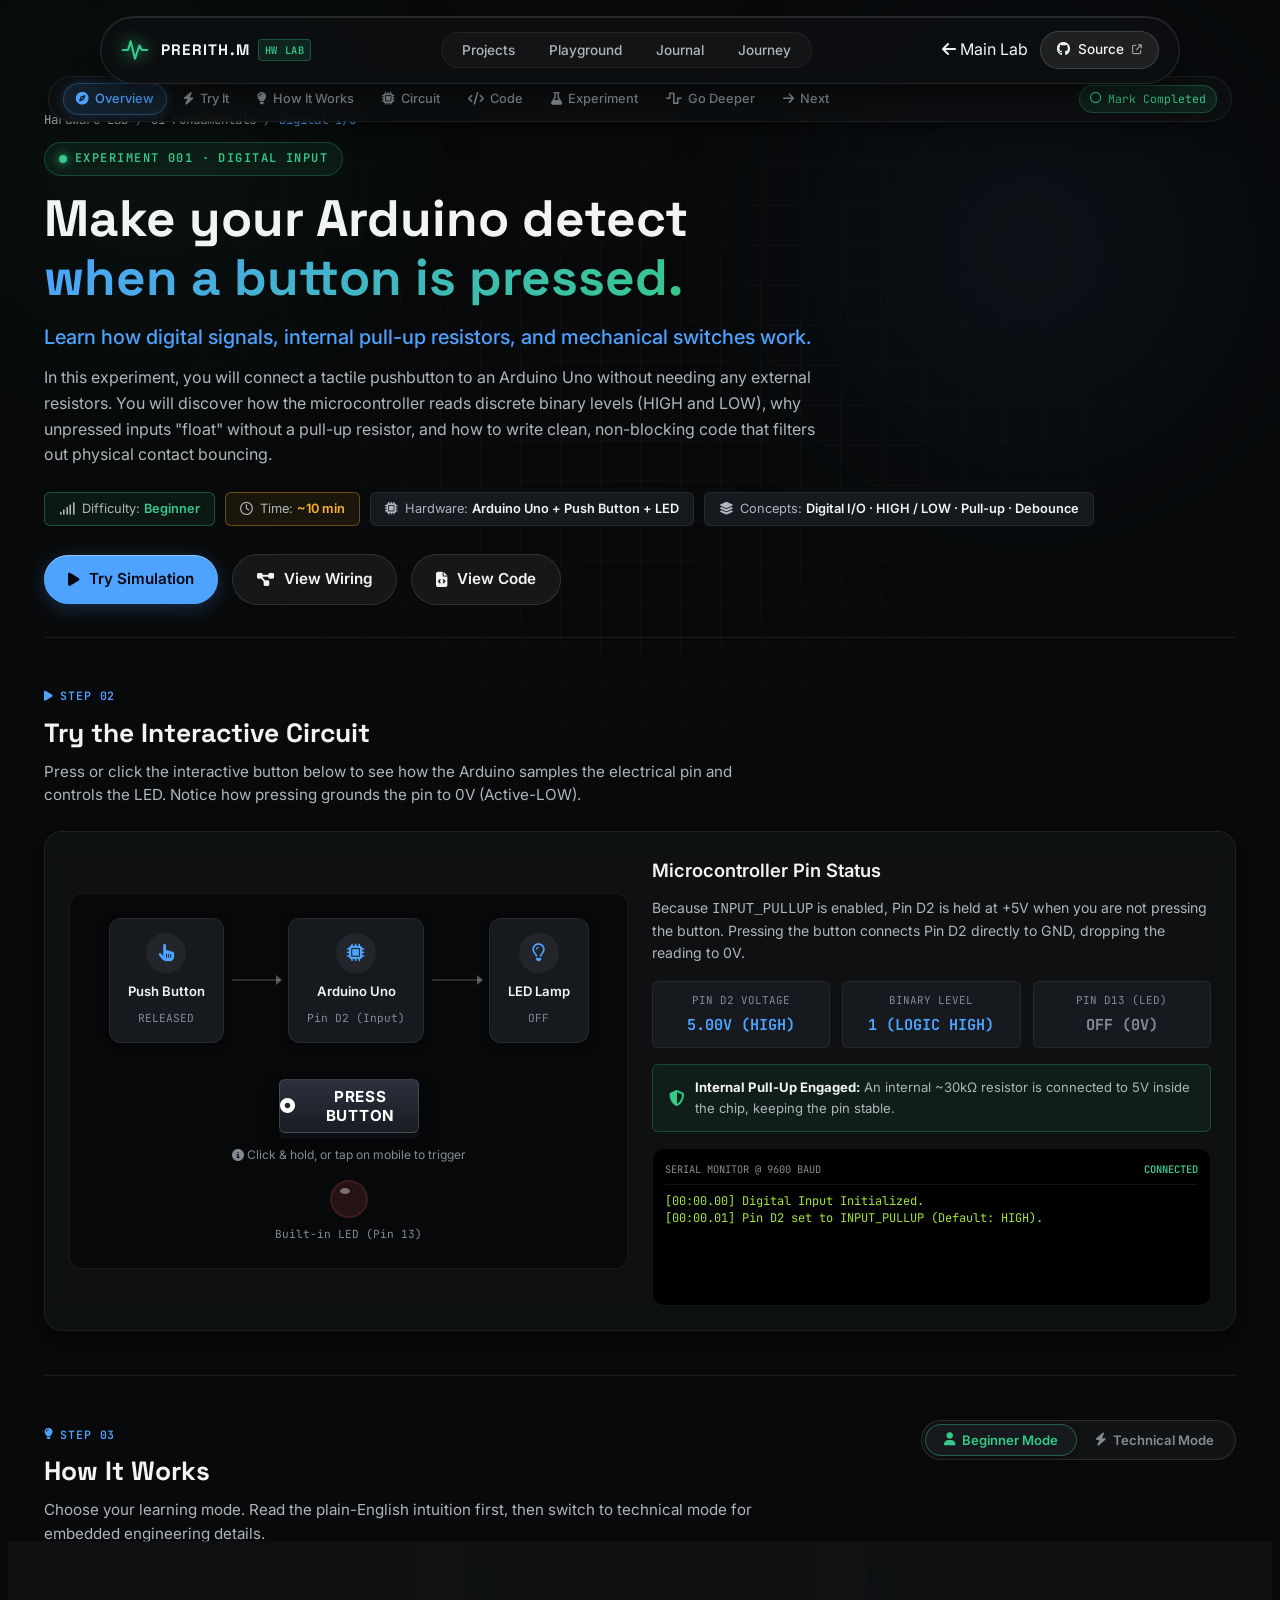
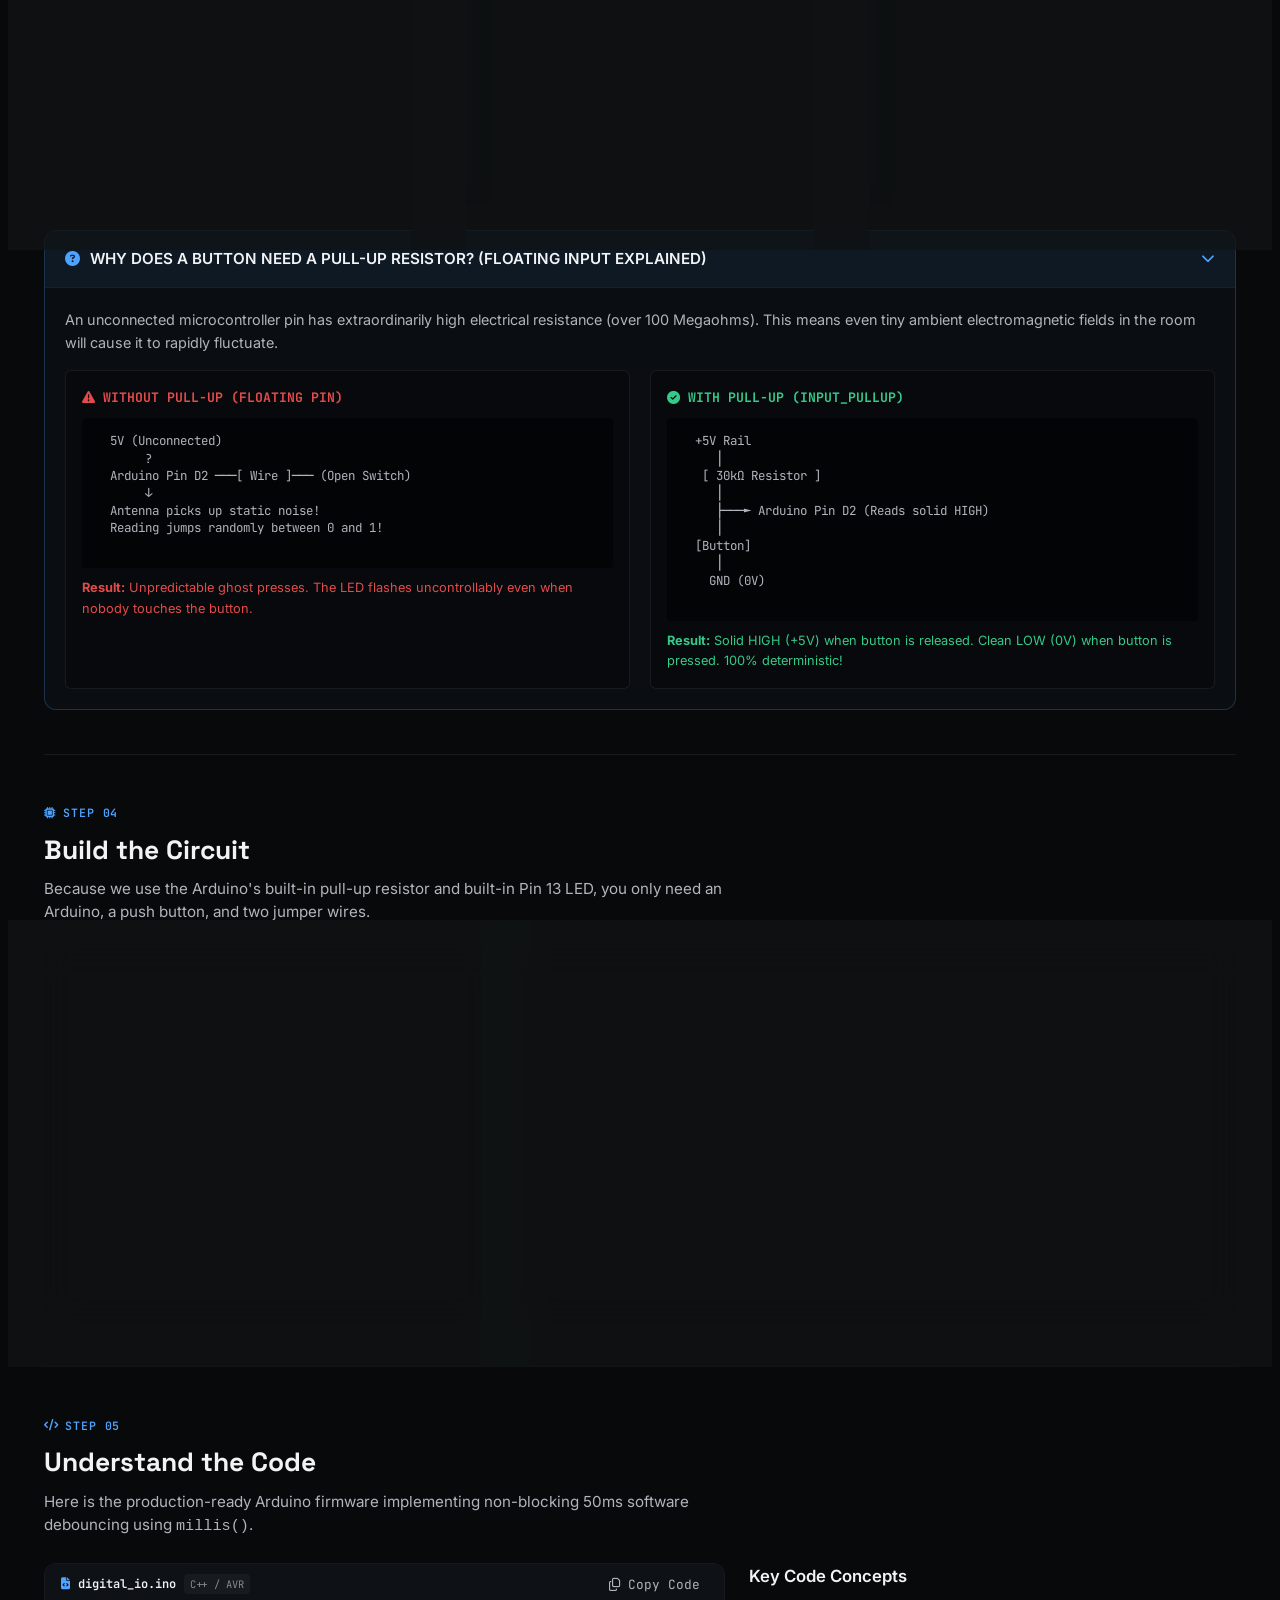
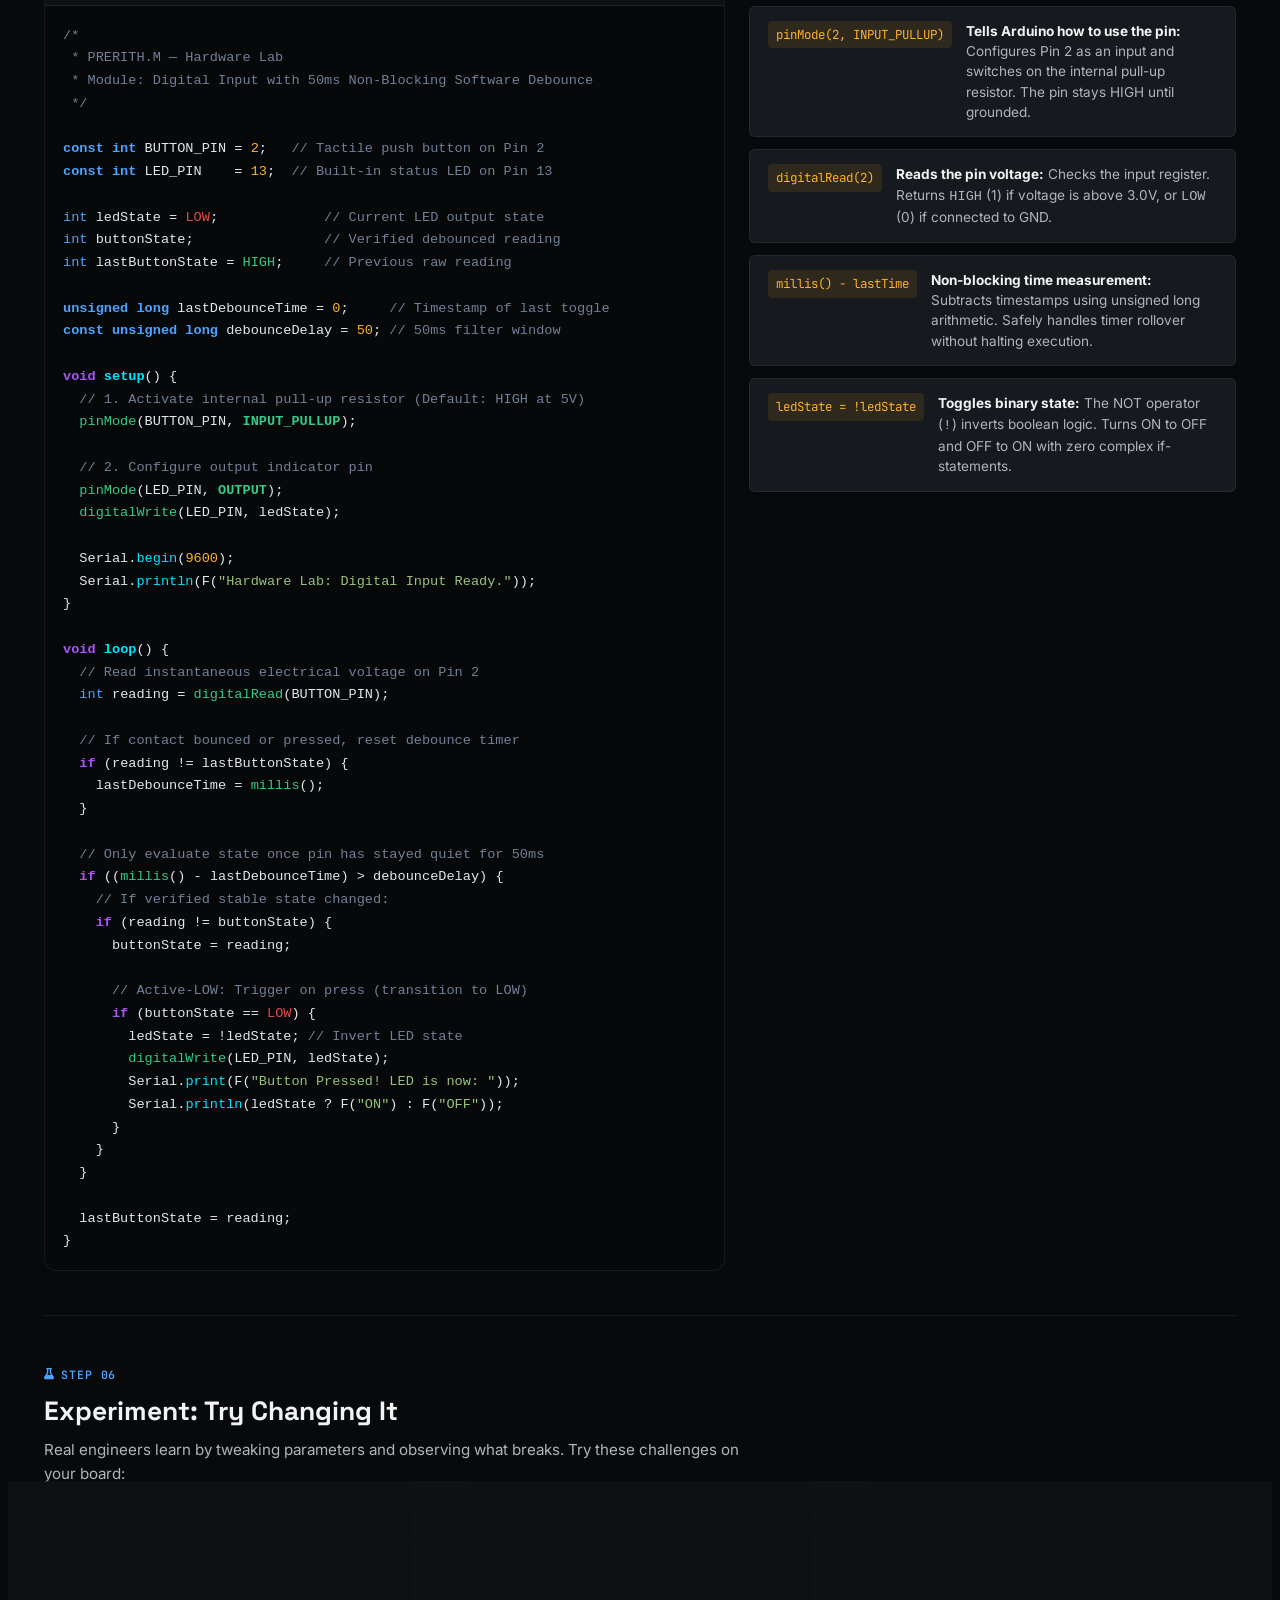
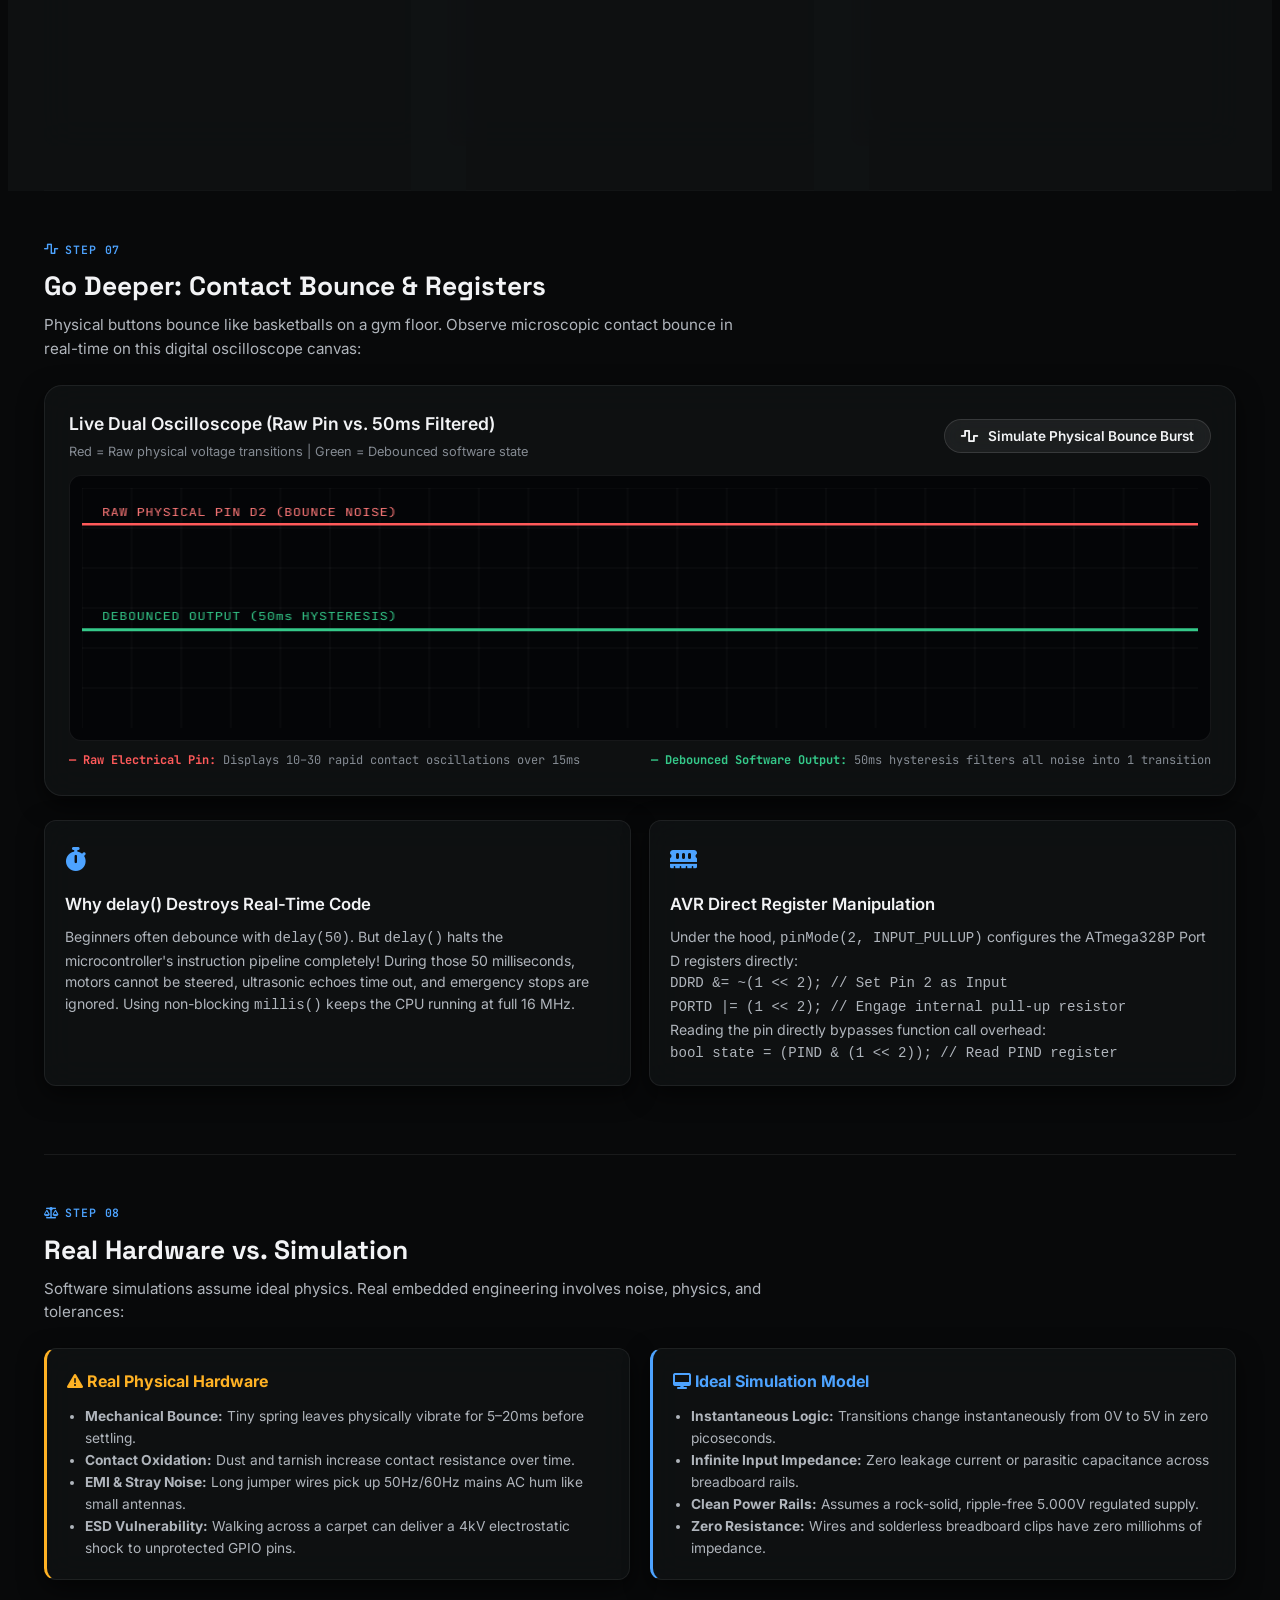
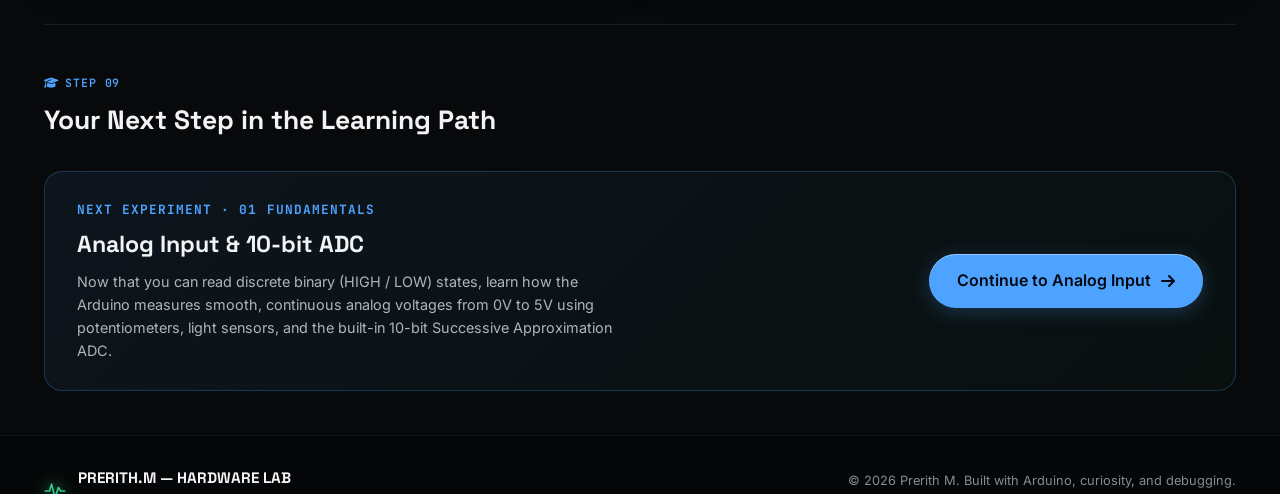
<file: 01-Fundamentals/Digital-IO/index.html>
<!DOCTYPE html>
<html lang="en" class="dark">

<head>
  <meta charset="UTF-8">
  <meta name="viewport" content="width=device-width, initial-scale=1.0">
  <title>Digital Input & Debouncing — Hardware Lab | Arduino Learning Lab</title>
  <meta name="description"
    content="Learn how Arduino reads digital button inputs as HIGH or LOW, master internal pull-up resistors, filter mechanical contact bounce, and build reliable physical circuits.">

  <!-- Google Fonts & Font Awesome Icons -->
  <link rel="preconnect" href="https://fonts.googleapis.com">
  <link rel="preconnect" href="https://fonts.gstatic.com" crossorigin>
  <link
    href="https://fonts.googleapis.com/css2?family=Inter:wght@300;400;500;600;700;800&family=JetBrains+Mono:ital,wght@0,400;0,500;0,600;0,700;1,400&family=Space+Grotesk:wght@500;600;700&family=Outfit:wght@600;700;800&display=swap"
    rel="stylesheet">
  <link rel="stylesheet" href="https://cdnjs.cloudflare.com/ajax/libs/font-awesome/6.5.1/css/all.min.css">

  <!-- Shared Hardware Lab Stylesheet -->
  <link rel="stylesheet" href="../../docs/style.css">
</head>

<body>

  <!-- Ambient PCB background grid & glow -->
  <div class="bg-grid-pattern"></div>
  <div class="ambient-glow glow-top-left"></div>
  <div class="ambient-glow glow-top-right"></div>

  <!-- 1. FLOATING NAVIGATION BAR -->
  <header class="navbar-wrapper">
    <nav class="navbar glass-panel">
      <a href="../../docs/index.html" class="brand-logo">
        <svg class="pulse-icon" viewBox="0 0 32 32" fill="none" xmlns="http://www.w3.org/2000/svg">
          <path d="M2 16H8L11 6L16 26L21 11L24 16H30" stroke="#35C98A" stroke-width="2.5" stroke-linecap="round"
            stroke-linejoin="round" />
        </svg>
        <div class="brand-text">
          <span class="brand-name">PRERITH.M</span>
          <span class="brand-badge">HW LAB</span>
        </div>
      </a>

      <ul class="nav-links">
        <li><a href="../../docs/index.html#projects" class="nav-link">Projects</a></li>
        <li><a href="../../docs/index.html#sandbox" class="nav-link">Playground</a></li>
        <li><a href="../../docs/index.html#journal" class="nav-link">Journal</a></li>
        <li><a href="../../docs/index.html#journey" class="nav-link">Journey</a></li>
      </ul>

      <div class="nav-actions">
        <a href="../../docs/index.html" class="nav-back-btn">
          <i class="fa-solid fa-arrow-left"></i>
          <span>Main Lab</span>
        </a>
        <a href="https://github.com/PrerithM/Arduino-Projects/tree/main/01-Fundamentals/Digital-IO" target="_blank"
          rel="noopener noreferrer" class="btn-github-nav">
          <i class="fa-brands fa-github"></i>
          <span>Source</span>
          <i class="fa-solid fa-arrow-up-right-from-square nav-ext-icon"></i>
        </a>
      </div>
    </nav>
  </header>

  <main class="container">

    <!-- STICKY PROJECT SUB-NAVIGATION -->
    <div class="project-subnav-wrapper">
      <nav class="project-subnav" aria-label="Project sections">
        <ul class="subnav-track">
          <li><a href="#overview" class="subnav-link active"><i class="fa-solid fa-compass"></i> Overview</a></li>
          <li><a href="#simulation" class="subnav-link"><i class="fa-solid fa-bolt"></i> Try It</a></li>
          <li><a href="#how-it-works" class="subnav-link"><i class="fa-solid fa-lightbulb"></i> How It Works</a></li>
          <li><a href="#circuit" class="subnav-link"><i class="fa-solid fa-microchip"></i> Circuit</a></li>
          <li><a href="#code" class="subnav-link"><i class="fa-solid fa-code"></i> Code</a></li>
          <li><a href="#experiments" class="subnav-link"><i class="fa-solid fa-flask"></i> Experiment</a></li>
          <li><a href="#deeper" class="subnav-link"><i class="fa-solid fa-wave-square"></i> Go Deeper</a></li>
          <li><a href="#next" class="subnav-link"><i class="fa-solid fa-arrow-right"></i> Next</a></li>
        </ul>

        <div class="subnav-progress-badge" id="completion-badge" title="Click to toggle completion status">
          <i class="fa-regular fa-circle" id="completion-icon"></i>
          <span id="completion-text">Mark Completed</span>
        </div>
      </nav>
    </div>

    <!-- 01 — WHAT ARE WE BUILDING? (HERO) -->
    <section id="overview" class="project-hero-section">
      <div class="project-breadcrumb">
        <a href="../../docs/index.html">Hardware Lab</a>
        <span>/</span>
        <a href="../../docs/index.html#projects">01 Fundamentals</a>
        <span>/</span>
        <span style="color: var(--accent-electric);">Digital I/O</span>
      </div>

      <div class="eyebrow-chip" style="margin-bottom: 14px;">
        <span class="pulse-dot"></span>
        <span class="eyebrow-text">EXPERIMENT 001 · DIGITAL INPUT</span>
      </div>

      <h1 class="project-title">
        Make your Arduino detect<br>
        <span class="gradient-text">when a button is pressed.</span>
      </h1>

      <p class="project-headline">
        Learn how digital signals, internal pull-up resistors, and mechanical switches work.
      </p>

      <p class="project-summary-text">
        In this experiment, you will connect a tactile pushbutton to an Arduino Uno without needing any external
        resistors. You will discover how the microcontroller reads discrete binary levels (HIGH and LOW), why unpressed
        inputs "float" without a pull-up resistor, and how to write clean, non-blocking code that filters out physical
        contact bouncing.
      </p>

      <!-- Fast Specification Chips -->
      <div class="project-meta-chips">
        <div class="meta-chip difficulty-beginner">
          <i class="fa-solid fa-signal"></i>
          <span>Difficulty: <strong>Beginner</strong></span>
        </div>
        <div class="meta-chip time-chip">
          <i class="fa-regular fa-clock"></i>
          <span>Time: <strong>~10 min</strong></span>
        </div>
        <div class="meta-chip">
          <i class="fa-solid fa-microchip"></i>
          <span>Hardware: <strong>Arduino Uno + Push Button + LED</strong></span>
        </div>
        <div class="meta-chip">
          <i class="fa-solid fa-layer-group"></i>
          <span>Concepts: <strong>Digital I/O · HIGH / LOW · Pull-up · Debounce</strong></span>
        </div>
      </div>

      <!-- Action Buttons -->
      <div class="hero-cta-actions">
        <a href="#simulation" class="btn btn-primary">
          <i class="fa-solid fa-play"></i>
          <span>Try Simulation</span>
        </a>
        <a href="#circuit" class="btn btn-secondary">
          <i class="fa-solid fa-diagram-project"></i>
          <span>View Wiring</span>
        </a>
        <a href="#code" class="btn btn-secondary">
          <i class="fa-solid fa-file-code"></i>
          <span>View Code</span>
        </a>
      </div>
    </section>

    <!-- 02 — TRY IT (INTERACTIVE SIMULATION EARLY ON THE PAGE) -->
    <section id="simulation" class="lab-step-section">
      <div class="step-header">
        <div>
          <span class="step-indicator-tag"><i class="fa-solid fa-play"></i> Step 02</span>
          <h2 class="step-title">Try the Interactive Circuit</h2>
          <p class="step-description">
            Press or click the interactive button below to see how the Arduino samples the electrical pin and controls
            the LED. Notice how pressing grounds the pin to 0V (Active-LOW).
          </p>
        </div>
      </div>

      <div class="glass-panel simulation-stage-card">
        <div class="sim-stage-grid">

          <!-- Left: Interactive Schematic Animation Stage -->
          <div class="circuit-viz-canvas">
            <div class="circuit-schematic-flow">
              <!-- Node 1: Push Button -->
              <div class="circuit-node-box" id="node-button">
                <div class="node-icon-wrapper">
                  <i class="fa-solid fa-hand-pointer"></i>
                </div>
                <span class="node-title-text">Push Button</span>
                <span class="node-sub-text" id="node-btn-state">RELEASED</span>
              </div>

              <!-- Connecting Line 1 -->
              <div class="wire-connector-line" id="wire-input">
                <span class="wire-arrow"></span>
              </div>

              <!-- Node 2: Arduino Uno MCU -->
              <div class="circuit-node-box" id="node-mcu">
                <div class="node-icon-wrapper">
                  <i class="fa-solid fa-microchip"></i>
                </div>
                <span class="node-title-text">Arduino Uno</span>
                <span class="node-sub-text">Pin D2 (Input)</span>
              </div>

              <!-- Connecting Line 2 -->
              <div class="wire-connector-line" id="wire-output">
                <span class="wire-arrow"></span>
              </div>

              <!-- Node 3: LED Output -->
              <div class="circuit-node-box" id="node-led">
                <div class="node-icon-wrapper" id="node-led-icon">
                  <i class="fa-regular fa-lightbulb"></i>
                </div>
                <span class="node-title-text">LED Lamp</span>
                <span class="node-sub-text" id="node-led-state">OFF</span>
              </div>
            </div>

            <!-- Big Tactile Pushbutton Trigger -->
            <div class="interactive-switch-stage">
              <button class="tactile-button" id="sim-press-btn" aria-label="Press tactile pushbutton">
                <i class="fa-solid fa-circle-dot"></i>
                <span>PRESS BUTTON</span>
              </button>
              <span class="button-hint"><i class="fa-solid fa-circle-info"></i> Click &amp; hold, or tap on mobile to trigger</span>
            </div>

            <!-- Virtual 5mm LED Lamp Indicator -->
            <div class="virtual-led-unit">
              <div class="led-dome" id="sim-led-dome"></div>
              <span class="node-sub-text">Built-in LED (Pin 13)</span>
            </div>
          </div>

          <!-- Right: Live Pin Telemetry & State Monitor -->
          <div>
            <h3 style="font-size: 1.15rem; font-weight: 600; margin-bottom: 12px; color: var(--text-primary);">
              Microcontroller Pin Status
            </h3>
            <p style="font-size: 0.88rem; color: var(--text-secondary); line-height: 1.5; margin-bottom: 16px;">
              Because <code>INPUT_PULLUP</code> is enabled, Pin D2 is held at +5V when you are not pressing the button.
              Pressing the button connects Pin D2 directly to GND, dropping the reading to 0V.
            </p>

            <div class="telemetry-status-grid">
              <div class="telemetry-pill">
                <span class="telemetry-label">Pin D2 Voltage</span>
                <span class="telemetry-val val-high" id="sim-d2-val">5.00V (HIGH)</span>
              </div>
              <div class="telemetry-pill">
                <span class="telemetry-label">Binary Level</span>
                <span class="telemetry-val val-high" id="sim-binary-val">1 (LOGIC HIGH)</span>
              </div>
              <div class="telemetry-pill">
                <span class="telemetry-label">Pin D13 (LED)</span>
                <span class="telemetry-val val-off" id="sim-d13-val">OFF (0V)</span>
              </div>
            </div>

            <!-- Pull-up status pill -->
            <div style="margin-top: 16px; padding: 12px 16px; background: rgba(53, 201, 138, 0.08); border: 1px solid rgba(53, 201, 138, 0.25); border-radius: var(--radius-sm); font-size: 0.82rem; color: var(--text-secondary); display: flex; align-items: center; gap: 10px;">
              <i class="fa-solid fa-shield-halved" style="color: var(--accent-pcb-green); font-size: 1rem;"></i>
              <div>
                <strong style="color: var(--text-primary);">Internal Pull-Up Engaged:</strong> 
                An internal ~30kΩ resistor is connected to 5V inside the chip, keeping the pin stable.
              </div>
            </div>

            <!-- Mini real-time terminal feed -->
            <div class="mini-serial-monitor" style="margin-top: 16px;">
              <div class="serial-header">
                <span>SERIAL MONITOR @ 9600 BAUD</span>
                <span class="serial-status">CONNECTED</span>
              </div>
              <div class="serial-terminal" id="sim-serial-log" style="height: 100px;">
                [00:00.00] Digital Input Initialized.<br>
                [00:00.01] Pin D2 set to INPUT_PULLUP (Default: HIGH).
              </div>
            </div>
          </div>

        </div>
      </div>
    </section>

    <!-- 03 — HOW IT WORKS (WITH BEGINNER / TECHNICAL TOGGLE) -->
    <section id="how-it-works" class="lab-step-section">
      <div class="step-header">
        <div>
          <span class="step-indicator-tag"><i class="fa-solid fa-lightbulb"></i> Step 03</span>
          <h2 class="step-title">How It Works</h2>
          <p class="step-description">
            Choose your learning mode. Read the plain-English intuition first, then switch to technical mode for embedded engineering details.
          </p>
        </div>

        <!-- Mode Toggle Button Bar -->
        <div class="mode-switch-wrapper">
          <div class="mode-switch-bar">
            <button class="mode-switch-btn active" data-mode="beginner" id="btn-mode-beginner">
              <i class="fa-solid fa-user"></i>
              <span>Beginner Mode</span>
            </button>
            <button class="mode-switch-btn" data-mode="technical" id="btn-mode-technical">
              <i class="fa-solid fa-bolt"></i>
              <span>Technical Mode</span>
            </button>
          </div>
        </div>
      </div>

      <!-- Explanation Deck -->
      <div class="explanation-deck">

        <!-- Panel 1: Beginner Explanation -->
        <div class="explanation-panel active-panel" id="panel-beginner">
          <div class="concept-card-grid">
            <div class="glass-panel concept-card">
              <div class="concept-card-icon"><i class="fa-solid fa-toggle-on"></i></div>
              <h3 class="concept-card-title">What is a Digital Input?</h3>
              <p class="concept-card-body">
                An Arduino digital pin can basically tell whether it sees a <strong>HIGH</strong> or <strong>LOW</strong> electrical signal. Think of it like a light switch on your bedroom wall: it is either completely ON or completely OFF. There is no in-between.
              </p>
            </div>

            <div class="glass-panel concept-card">
              <div class="concept-card-icon"><i class="fa-solid fa-arrows-down-to-line"></i></div>
              <h3 class="concept-card-title">What Happens When You Press?</h3>
              <p class="concept-card-body">
                When you press the button, you close a tiny metal contact. This connects Pin D2 straight to <strong>Ground (0V)</strong>. The Arduino detects that the voltage dropped to zero and knows you pressed the button!
              </p>
            </div>

            <div class="glass-panel concept-card">
              <div class="concept-card-icon"><i class="fa-solid fa-magnet"></i></div>
              <h3 class="concept-card-title">The "Pull-Up" Secret</h3>
              <p class="concept-card-body">
                When you let go of the button, the wire is disconnected. Without a pull-up resistor, the pin would act like an antenna picking up static electricity from the air. The internal pull-up resistor gently holds the pin at 5V so it never gets confused.
              </p>
            </div>
          </div>
        </div>

        <!-- Panel 2: Technical Explanation -->
        <div class="explanation-panel" id="panel-technical">
          <div class="concept-card-grid">
            <div class="glass-panel concept-card">
              <div class="concept-card-icon"><i class="fa-solid fa-microchip"></i></div>
              <h3 class="concept-card-title">CMOS Logic Thresholds</h3>
              <p class="concept-card-body">
                The ATmega328P input buffer uses CMOS transistors. When powered at VCC = 5V:
                <br>• <strong>HIGH (Logic 1):</strong> Voltage &ge; 0.6 &times; VCC = <strong>3.0V minimum</strong>.
                <br>• <strong>LOW (Logic 0):</strong> Voltage &le; 0.3 &times; VCC = <strong>1.5V maximum</strong>.
                Any voltage in between is indeterminate.
              </p>
            </div>

            <div class="glass-panel concept-card">
              <div class="concept-card-icon"><i class="fa-solid fa-resistor"></i></div>
              <h3 class="concept-card-title">Internal Pull-Up FET</h3>
              <p class="concept-card-body">
                When <code>pinMode(pin, INPUT_PULLUP)</code> is invoked, the MCU activates an internal P-channel MOSFET that connects an integrated <strong>20kΩ to 50kΩ resistor</strong> between the pin and +5V rail, sinking ~0.15mA when closed to ground.
              </p>
            </div>

            <div class="glass-panel concept-card">
              <div class="concept-card-icon"><i class="fa-solid fa-wave-square"></i></div>
              <h3 class="concept-card-title">Active-LOW Architecture</h3>
              <p class="concept-card-body">
                In commercial embedded design, buttons almost always switch to Ground (Active-LOW). This eliminates the hazard of routing exposed +5V power lines to external chassis buttons, preventing short-circuit risks if a wire touches a metal case.
              </p>
            </div>
          </div>
        </div>

      </div>

      <!-- Expandable "WHY DOES A BUTTON NEED A PULL-UP?" Visual Box -->
      <div class="why-diagram-box" id="why-pullup-box">
        <div class="why-diagram-header" id="why-pullup-toggle">
          <h4>
            <i class="fa-solid fa-circle-question" style="color: var(--accent-electric);"></i>
            <span>WHY DOES A BUTTON NEED A PULL-UP RESISTOR? (FLOATING INPUT EXPLAINED)</span>
          </h4>
          <i class="fa-solid fa-chevron-down why-toggle-icon"></i>
        </div>

        <div class="why-diagram-body">
          <p style="font-size: 0.9rem; color: var(--text-secondary); margin-bottom: 16px;">
            An unconnected microcontroller pin has extraordinarily high electrical resistance (over 100 Megaohms). This means even tiny ambient electromagnetic fields in the room will cause it to rapidly fluctuate.
          </p>

          <div class="diagram-compare-grid">
            <!-- Bad: Floating Pin -->
            <div class="diagram-col">
              <div class="diagram-col-title bad">
                <i class="fa-solid fa-triangle-exclamation"></i>
                <span>WITHOUT PULL-UP (FLOATING PIN)</span>
              </div>
              <pre class="ascii-circuit">
  5V (Unconnected)
       ?
  Arduino Pin D2 ───[ Wire ]─── (Open Switch)
       ↓
  Antenna picks up static noise!
  Reading jumps randomly between 0 and 1!
              </pre>
              <p style="font-size: 0.8rem; color: var(--accent-arduino);">
                <strong>Result:</strong> Unpredictable ghost presses. The LED flashes uncontrollably even when nobody touches the button.
              </p>
            </div>

            <!-- Good: Pull-Up Enabled -->
            <div class="diagram-col">
              <div class="diagram-col-title good">
                <i class="fa-solid fa-circle-check"></i>
                <span>WITH PULL-UP (INPUT_PULLUP)</span>
              </div>
              <pre class="ascii-circuit">
  +5V Rail
     │
   [ 30kΩ Resistor ]
     │
     ├───► Arduino Pin D2 (Reads solid HIGH)
     │
  [Button]
     │
    GND (0V)
              </pre>
              <p style="font-size: 0.8rem; color: var(--accent-pcb-green);">
                <strong>Result:</strong> Solid HIGH (+5V) when button is released. Clean LOW (0V) when button is pressed. 100% deterministic!
              </p>
            </div>
          </div>
        </div>
      </div>
    </section>

    <!-- 04 — BUILD THE CIRCUIT -->
    <section id="circuit" class="lab-step-section">
      <div class="step-header">
        <div>
          <span class="step-indicator-tag"><i class="fa-solid fa-microchip"></i> Step 04</span>
          <h2 class="step-title">Build the Circuit</h2>
          <p class="step-description">
            Because we use the Arduino's built-in pull-up resistor and built-in Pin 13 LED, you only need an Arduino, a push button, and two jumper wires.
          </p>
        </div>
      </div>

      <div class="circuit-bom-grid">
        <!-- Left: Bill of Materials -->
        <div class="glass-panel bom-card">
          <h3 style="font-size: 1.05rem; font-weight: 600; color: var(--text-primary); margin-bottom: 8px;">
            Components Required
          </h3>
          <p style="font-size: 0.82rem; color: var(--text-muted);">Everything needed to assemble this build:</p>

          <ul class="bom-list">
            <li class="bom-item">
              <span><i class="fa-solid fa-microchip" style="color: var(--accent-electric); margin-right: 8px;"></i> Arduino Uno R3</span>
              <span class="bom-qty">× 1</span>
            </li>
            <li class="bom-item">
              <span><i class="fa-solid fa-hand-pointer" style="color: var(--accent-pcb-green); margin-right: 8px;"></i> 4-Pin Tactile Pushbutton</span>
              <span class="bom-qty">× 1</span>
            </li>
            <li class="bom-item">
              <span><i class="fa-solid fa-grip" style="color: var(--accent-amber); margin-right: 8px;"></i> Half-size Solderless Breadboard</span>
              <span class="bom-qty">× 1</span>
            </li>
            <li class="bom-item">
              <span><i class="fa-solid fa-lines-leaning" style="color: var(--text-muted); margin-right: 8px;"></i> Jumper Wires (Male-to-Male)</span>
              <span class="bom-qty">× 2</span>
            </li>
            <li class="bom-item">
              <span><i class="fa-regular fa-lightbulb" style="color: var(--accent-arduino); margin-right: 8px;"></i> Built-in LED on D13</span>
              <span class="bom-qty">Onboard</span>
            </li>
          </ul>
        </div>

        <!-- Right: Wiring Pinout Map Table -->
        <div class="glass-panel bom-card">
          <h3 style="font-size: 1.05rem; font-weight: 600; color: var(--text-primary); margin-bottom: 8px;">
            Pin-to-Component Wiring Map
          </h3>
          <p style="font-size: 0.82rem; color: var(--text-muted); margin-bottom: 12px;">Make these two physical connections:</p>

          <div class="wiring-table-wrapper">
            <table class="wiring-table">
              <thead>
                <tr>
                  <th>Arduino Pin</th>
                  <th>Component Terminal</th>
                  <th>Wire Color</th>
                  <th>Electrical Behavior</th>
                </tr>
              </thead>
              <tbody>
                <tr>
                  <td><span class="pin-badge">D2</span></td>
                  <td>Button Terminal 1 (Leg A)</td>
                  <td>Yellow / Blue</td>
                  <td>Digital sensing pin (Pulled HIGH to 5V internally)</td>
                </tr>
                <tr>
                  <td><span class="pin-badge" style="background: rgba(227, 75, 75, 0.15); color: #FF7070; border-color: rgba(227, 75, 75, 0.3);">GND</span></td>
                  <td>Button Terminal 2 (Leg B)</td>
                  <td>Black</td>
                  <td>Ground reference (Shunts D2 to 0V when pressed)</td>
                </tr>
                <tr>
                  <td><span class="pin-badge">D13</span></td>
                  <td>Onboard LED (SCK)</td>
                  <td>Internal Trace</td>
                  <td>Visual status indicator driven HIGH or LOW in code</td>
                </tr>
              </tbody>
            </table>
          </div>
        </div>
      </div>
    </section>

    <!-- 05 — UNDERSTAND THE CODE -->
    <section id="code" class="lab-step-section">
      <div class="step-header">
        <div>
          <span class="step-indicator-tag"><i class="fa-solid fa-code"></i> Step 05</span>
          <h2 class="step-title">Understand the Code</h2>
          <p class="step-description">
            Here is the production-ready Arduino firmware implementing non-blocking 50ms software debouncing using <code>millis()</code>.
          </p>
        </div>
      </div>

      <div class="code-walkthrough-grid">
        <!-- Code Editor View -->
        <div class="code-container">
          <div class="code-header">
            <div style="display: flex; align-items: center; gap: 8px;">
              <i class="fa-solid fa-file-code" style="color: var(--accent-electric);"></i>
              <span style="color: var(--text-primary); font-weight: 600;">digital_io.ino</span>
              <span class="card-tag-pill" style="font-size: 0.65rem;">C++ / AVR</span>
            </div>
            <button class="code-copy-btn" id="copy-code-btn" onclick="copySourceCode()" aria-label="Copy code to clipboard">
              <i class="fa-regular fa-copy"></i>
              <span id="copy-btn-text">Copy Code</span>
            </button>
          </div>

          <pre class="code-block" id="source-code-block"><code><span style="color: #728096;">/*
 * PRERITH.M — Hardware Lab
 * Module: Digital Input with 50ms Non-Blocking Software Debounce
 */</span>

<span style="color: #4DA3FF; font-weight: 600;">const int</span> BUTTON_PIN = <span style="color: #FFB224;">2</span>;   <span style="color: #728096;">// Tactile push button on Pin 2</span>
<span style="color: #4DA3FF; font-weight: 600;">const int</span> LED_PIN    = <span style="color: #FFB224;">13</span>;  <span style="color: #728096;">// Built-in status LED on Pin 13</span>

<span style="color: #4DA3FF;">int</span> ledState = <span style="color: #E34B4B;">LOW</span>;             <span style="color: #728096;">// Current LED output state</span>
<span style="color: #4DA3FF;">int</span> buttonState;                <span style="color: #728096;">// Verified debounced reading</span>
<span style="color: #4DA3FF;">int</span> lastButtonState = <span style="color: #35C98A;">HIGH</span>;     <span style="color: #728096;">// Previous raw reading</span>

<span style="color: #4DA3FF; font-weight: 600;">unsigned long</span> lastDebounceTime = <span style="color: #FFB224;">0</span>;     <span style="color: #728096;">// Timestamp of last toggle</span>
<span style="color: #4DA3FF; font-weight: 600;">const unsigned long</span> debounceDelay = <span style="color: #FFB224;">50</span>; <span style="color: #728096;">// 50ms filter window</span>

<span style="color: #A855F7; font-weight: 600;">void</span> <span style="color: #00E5FF; font-weight: 600;">setup</span>() {
  <span style="color: #728096;">// 1. Activate internal pull-up resistor (Default: HIGH at 5V)</span>
  <span style="color: #35C98A;">pinMode</span>(BUTTON_PIN, <span style="color: #35C98A; font-weight: 600;">INPUT_PULLUP</span>);

  <span style="color: #728096;">// 2. Configure output indicator pin</span>
  <span style="color: #35C98A;">pinMode</span>(LED_PIN, <span style="color: #35C98A; font-weight: 600;">OUTPUT</span>);
  <span style="color: #35C98A;">digitalWrite</span>(LED_PIN, ledState);

  Serial.<span style="color: #00E5FF;">begin</span>(<span style="color: #FFB224;">9600</span>);
  Serial.<span style="color: #00E5FF;">println</span>(F(<span style="color: #98C379;">"Hardware Lab: Digital Input Ready."</span>));
}

<span style="color: #A855F7; font-weight: 600;">void</span> <span style="color: #00E5FF; font-weight: 600;">loop</span>() {
  <span style="color: #728096;">// Read instantaneous electrical voltage on Pin 2</span>
  <span style="color: #4DA3FF;">int</span> reading = <span style="color: #35C98A;">digitalRead</span>(BUTTON_PIN);

  <span style="color: #728096;">// If contact bounced or pressed, reset debounce timer</span>
  <span style="color: #A855F7; font-weight: 600;">if</span> (reading != lastButtonState) {
    lastDebounceTime = <span style="color: #35C98A;">millis</span>();
  }

  <span style="color: #728096;">// Only evaluate state once pin has stayed quiet for 50ms</span>
  <span style="color: #A855F7; font-weight: 600;">if</span> ((<span style="color: #35C98A;">millis</span>() - lastDebounceTime) &gt; debounceDelay) {
    <span style="color: #728096;">// If verified stable state changed:</span>
    <span style="color: #A855F7; font-weight: 600;">if</span> (reading != buttonState) {
      buttonState = reading;

      <span style="color: #728096;">// Active-LOW: Trigger on press (transition to LOW)</span>
      <span style="color: #A855F7; font-weight: 600;">if</span> (buttonState == <span style="color: #E34B4B;">LOW</span>) {
        ledState = !ledState; <span style="color: #728096;">// Invert LED state</span>
        <span style="color: #35C98A;">digitalWrite</span>(LED_PIN, ledState);
        Serial.<span style="color: #00E5FF;">print</span>(F(<span style="color: #98C379;">"Button Pressed! LED is now: "</span>));
        Serial.<span style="color: #00E5FF;">println</span>(ledState ? F(<span style="color: #98C379;">"ON"</span>) : F(<span style="color: #98C379;">"OFF"</span>));
      }
    }
  }

  lastButtonState = reading;
}</code></pre>
        </div>

        <!-- Line-by-Line Technical Explanations -->
        <div class="explain-stack">
          <h3 style="font-size: 1.05rem; font-weight: 600; color: var(--text-primary); margin-bottom: 4px;">
            Key Code Concepts
          </h3>

          <div class="explain-token-card">
            <span class="token-badge">pinMode(2, INPUT_PULLUP)</span>
            <div class="token-desc">
              <strong>Tells Arduino how to use the pin:</strong> Configures Pin 2 as an input and switches on the internal pull-up resistor. The pin stays HIGH until grounded.
            </div>
          </div>

          <div class="explain-token-card">
            <span class="token-badge">digitalRead(2)</span>
            <div class="token-desc">
              <strong>Reads the pin voltage:</strong> Checks the input register. Returns <code>HIGH</code> (1) if voltage is above 3.0V, or <code>LOW</code> (0) if connected to GND.
            </div>
          </div>

          <div class="explain-token-card">
            <span class="token-badge">millis() - lastTime</span>
            <div class="token-desc">
              <strong>Non-blocking time measurement:</strong> Subtracts timestamps using unsigned long arithmetic. Safely handles timer rollover without halting execution.
            </div>
          </div>

          <div class="explain-token-card">
            <span class="token-badge">ledState = !ledState</span>
            <div class="token-desc">
              <strong>Toggles binary state:</strong> The NOT operator (<code>!</code>) inverts boolean logic. Turns ON to OFF and OFF to ON with zero complex if-statements.
            </div>
          </div>
        </div>
      </div>
    </section>

    <!-- 06 — EXPERIMENT (TRY CHANGING IT) -->
    <section id="experiments" class="lab-step-section">
      <div class="step-header">
        <div>
          <span class="step-indicator-tag"><i class="fa-solid fa-flask"></i> Step 06</span>
          <h2 class="step-title">Experiment: Try Changing It</h2>
          <p class="step-description">
            Real engineers learn by tweaking parameters and observing what breaks. Try these challenges on your board:
          </p>
        </div>
      </div>

      <div class="challenges-grid">
        <!-- Challenge 1 -->
        <div class="glass-panel challenge-card">
          <div>
            <span class="challenge-num">EXPERIMENT 01</span>
            <h3 class="challenge-title">Remove the Debounce Window</h3>
            <p class="challenge-body">
              Set <code>debounceDelay = 0</code> in the sketch. Open the Serial Monitor and press the button 10 times. How many times did the LED actually toggle?
            </p>
          </div>
          <div class="challenge-test-bar">
            <strong>Observation:</strong> You will see 15 to 30 triggers due to mechanical contact bouncing!
          </div>
        </div>

        <!-- Challenge 2 -->
        <div class="glass-panel challenge-card">
          <div>
            <span class="challenge-num">EXPERIMENT 02</span>
            <h3 class="challenge-title">Invert the Output Logic</h3>
            <p class="challenge-body">
              Modify the code so the LED stays illuminated by default when released, and turns OFF only while the button is being held down.
            </p>
          </div>
          <div class="challenge-test-bar">
            <strong>Hint:</strong> <code>digitalWrite(LED_PIN, buttonState);</code>
          </div>
        </div>

        <!-- Challenge 3 -->
        <div class="glass-panel challenge-card">
          <div>
            <span class="challenge-num">EXPERIMENT 03</span>
            <h3 class="challenge-title">Press-and-Hold Detection</h3>
            <p class="challenge-body">
              Differentiate between a quick tap (&lt;300ms) and a long hold (&gt;1500ms) to trigger a secondary configuration reset routine.
            </p>
          </div>
          <div class="challenge-test-bar">
            <strong>Hint:</strong> Compare <code>millis() - pressStartTime &gt; 1500</code>.
          </div>
        </div>
      </div>
    </section>

    <!-- 07 — GO DEEPER (ADVANCED CONCEPTS & OSCILLOSCOPE) -->
    <section id="deeper" class="lab-step-section">
      <div class="step-header">
        <div>
          <span class="step-indicator-tag"><i class="fa-solid fa-wave-square"></i> Step 07</span>
          <h2 class="step-title">Go Deeper: Contact Bounce &amp; Registers</h2>
          <p class="step-description">
            Physical buttons bounce like basketballs on a gym floor. Observe microscopic contact bounce in real-time on this digital oscilloscope canvas:
          </p>
        </div>
      </div>

      <!-- Live Dual Oscilloscope -->
      <div class="glass-panel simulation-stage-card" style="margin-bottom: 24px;">
        <div style="display: flex; justify-content: space-between; align-items: center; margin-bottom: 12px; flex-wrap: wrap; gap: 10px;">
          <div>
            <h3 style="font-size: 1.1rem; font-weight: 600; color: var(--text-primary);">
              Live Dual Oscilloscope (Raw Pin vs. 50ms Filtered)
            </h3>
            <span style="font-size: 0.8rem; color: var(--text-muted);">
              Red = Raw physical voltage transitions | Green = Debounced software state
            </span>
          </div>
          <button class="btn btn-secondary btn-sm" id="osc-trigger-btn" onclick="triggerOscilloscopeBounce()">
            <i class="fa-solid fa-wave-square"></i>
            <span>Simulate Physical Bounce Burst</span>
          </button>
        </div>

        <div style="background: #040507; border: 1px solid var(--border-subtle); border-radius: var(--radius-md); padding: 12px; overflow: hidden;">
          <canvas id="bounceCanvas" width="900" height="240" style="width: 100%; height: 240px; display: block;"></canvas>
        </div>

        <div style="display: flex; justify-content: space-between; margin-top: 10px; font-family: var(--font-mono); font-size: 0.75rem; color: var(--text-muted);">
          <span><b style="color: #FF5A5A;">— Raw Electrical Pin:</b> Displays 10–30 rapid contact oscillations over 15ms</span>
          <span><b style="color: #35C98A;">— Debounced Software Output:</b> 50ms hysteresis filters all noise into 1 transition</span>
        </div>
      </div>

      <!-- Technical Deep Dive Grid -->
      <div class="concept-card-grid">
        <div class="glass-panel concept-card">
          <div class="concept-card-icon"><i class="fa-solid fa-stopwatch"></i></div>
          <h3 class="concept-card-title">Why delay() Destroys Real-Time Code</h3>
          <p class="concept-card-body">
            Beginners often debounce with <code>delay(50)</code>. But <code>delay()</code> halts the microcontroller's instruction pipeline completely! During those 50 milliseconds, motors cannot be steered, ultrasonic echoes time out, and emergency stops are ignored. Using non-blocking <code>millis()</code> keeps the CPU running at full 16 MHz.
          </p>
        </div>

        <div class="glass-panel concept-card">
          <div class="concept-card-icon"><i class="fa-solid fa-memory"></i></div>
          <h3 class="concept-card-title">AVR Direct Register Manipulation</h3>
          <p class="concept-card-body">
            Under the hood, <code>pinMode(2, INPUT_PULLUP)</code> configures the ATmega328P Port D registers directly:
            <br><code>DDRD &amp;= ~(1 &lt;&lt; 2); // Set Pin 2 as Input</code>
            <br><code>PORTD |= (1 &lt;&lt; 2); // Engage internal pull-up resistor</code>
            <br>Reading the pin directly bypasses function call overhead:
            <br><code>bool state = (PIND &amp; (1 &lt;&lt; 2)); // Read PIND register</code>
          </p>
        </div>
      </div>
    </section>

    <!-- 08 — REAL HARDWARE VS SIMULATION -->
    <section id="reality" class="lab-step-section">
      <div class="step-header">
        <div>
          <span class="step-indicator-tag"><i class="fa-solid fa-scale-balanced"></i> Step 08</span>
          <h2 class="step-title">Real Hardware vs. Simulation</h2>
          <p class="step-description">
            Software simulations assume ideal physics. Real embedded engineering involves noise, physics, and tolerances:
          </p>
        </div>
      </div>

      <div class="reality-vs-sim-grid">
        <div class="glass-panel reality-box">
          <h4 style="color: var(--accent-amber);"><i class="fa-solid fa-triangle-exclamation"></i> Real Physical Hardware</h4>
          <ul>
            <li><strong>Mechanical Bounce:</strong> Tiny spring leaves physically vibrate for 5–20ms before settling.</li>
            <li><strong>Contact Oxidation:</strong> Dust and tarnish increase contact resistance over time.</li>
            <li><strong>EMI &amp; Stray Noise:</strong> Long jumper wires pick up 50Hz/60Hz mains AC hum like small antennas.</li>
            <li><strong>ESD Vulnerability:</strong> Walking across a carpet can deliver a 4kV electrostatic shock to unprotected GPIO pins.</li>
          </ul>
        </div>

        <div class="glass-panel sim-box">
          <h4 style="color: var(--accent-electric);"><i class="fa-solid fa-desktop"></i> Ideal Simulation Model</h4>
          <ul>
            <li><strong>Instantaneous Logic:</strong> Transitions change instantaneously from 0V to 5V in zero picoseconds.</li>
            <li><strong>Infinite Input Impedance:</strong> Zero leakage current or parasitic capacitance across breadboard rails.</li>
            <li><strong>Clean Power Rails:</strong> Assumes a rock-solid, ripple-free 5.000V regulated supply.</li>
            <li><strong>Zero Resistance:</strong> Wires and solderless breadboard clips have zero milliohms of impedance.</li>
          </ul>
        </div>
      </div>
    </section>

    <!-- 09 — NEXT EXPERIMENT -->
    <section id="next" class="lab-step-section">
      <div class="step-header">
        <div>
          <span class="step-indicator-tag"><i class="fa-solid fa-graduation-cap"></i> Step 09</span>
          <h2 class="step-title">Your Next Step in the Learning Path</h2>
        </div>
      </div>

      <div class="next-experiment-banner">
        <div class="next-exp-info">
          <h4>NEXT EXPERIMENT · 01 FUNDAMENTALS</h4>
          <h3 class="next-exp-title">Analog Input &amp; 10-bit ADC</h3>
          <p class="next-exp-desc">
            Now that you can read discrete binary (HIGH / LOW) states, learn how the Arduino measures smooth, continuous analog voltages from 0V to 5V using potentiometers, light sensors, and the built-in 10-bit Successive Approximation ADC.
          </p>
        </div>

        <div class="next-exp-actions">
          <a href="../Analog-IO/index.html" class="btn btn-primary btn-lg">
            <span>Continue to Analog Input</span>
            <i class="fa-solid fa-arrow-right"></i>
          </a>
        </div>
      </div>
    </section>

  </main>

  <!-- FOOTER -->
  <footer class="footer-bottom">
    <div class="container footer-content">
      <div class="footer-brand">
        <svg class="pulse-icon small" viewBox="0 0 32 32" fill="none" xmlns="http://www.w3.org/2000/svg">
          <path d="M2 16H8L11 6L16 26L21 11L24 16H30" stroke="#35C98A" stroke-width="2.5" stroke-linecap="round"
            stroke-linejoin="round" />
        </svg>
        <div class="footer-meta-text">
          <span class="footer-logo-title">PRERITH.M — HARDWARE LAB</span>
          <span class="footer-tagline">Learning electronics by building, experimenting and understanding how things actually work.</span>
        </div>
      </div>

      <div class="footer-copyright">
        <p>© 2026 Prerith M. Built with Arduino, curiosity, and debugging.</p>
        <p class="footer-subtext">01-Fundamentals · Digital Input Reference Lab</p>
      </div>
    </div>
  </footer>

  <!-- INTERACTIVE SCRIPTS -->
  <script>
    // --------------------------------------------------------------------------
    // 1. Interactive Early Circuit Simulation State
    // --------------------------------------------------------------------------
    const simPressBtn = document.getElementById('sim-press-btn');
    const simLedDome = document.getElementById('sim-led-dome');
    const simD2Val = document.getElementById('sim-d2-val');
    const simBinaryVal = document.getElementById('sim-binary-val');
    const simD13Val = document.getElementById('sim-d13-val');
    const nodeBtnState = document.getElementById('node-btn-state');
    const nodeLedState = document.getElementById('node-led-state');
    const nodeLedIcon = document.getElementById('node-led-icon');
    const wireInput = document.getElementById('wire-input');
    const wireOutput = document.getElementById('wire-output');
    const simSerialLog = document.getElementById('sim-serial-log');

    let isButtonPressed = false;
    let ledOutputState = false;

    function logSimSerial(msg) {
      if (!simSerialLog) return;
      const d = new Date();
      const ts = d.toTimeString().split(' ')[0] + '.' + String(d.getMilliseconds()).padStart(3, '0').slice(0, 2);
      const line = document.createElement('div');
      line.innerHTML = `<span style="color: #728096;">[${ts}]</span> <span>${msg}</span>`;
      simSerialLog.prepend(line);
      while (simSerialLog.children.length > 6) {
        simSerialLog.lastChild.remove();
      }
    }

    function pressSimButton() {
      if (isButtonPressed) return;
      isButtonPressed = true;

      // Active LOW: Pin D2 drops to 0V (GND)
      simPressBtn.classList.add('pressed');
      simD2Val.textContent = '0.00V (GND)';
      simD2Val.className = 'telemetry-val val-low';
      simBinaryVal.textContent = '0 (LOGIC LOW)';
      simBinaryVal.className = 'telemetry-val val-low';
      nodeBtnState.textContent = 'PRESSED (GND)';
      nodeBtnState.style.color = 'var(--accent-arduino)';
      wireInput.classList.add('wire-active');

      // Toggle LED
      ledOutputState = !ledOutputState;
      if (ledOutputState) {
        simLedDome.classList.add('led-glow-active');
        simD13Val.textContent = 'ON (+5.0V)';
        simD13Val.className = 'telemetry-val val-on';
        nodeLedState.textContent = 'ON (HIGH)';
        nodeLedState.style.color = 'var(--accent-pcb-green)';
        nodeLedIcon.style.color = '#FF4455';
        wireOutput.classList.add('wire-active');
        logSimSerial('Button Pressed (D2 -> LOW). LED D13 toggled: ON');
      } else {
        simLedDome.classList.remove('led-glow-active');
        simD13Val.textContent = 'OFF (0.0V)';
        simD13Val.className = 'telemetry-val val-off';
        nodeLedState.textContent = 'OFF (LOW)';
        nodeLedState.style.color = 'var(--text-muted)';
        nodeLedIcon.style.color = 'var(--accent-electric)';
        wireOutput.classList.remove('wire-active');
        logSimSerial('Button Pressed (D2 -> LOW). LED D13 toggled: OFF');
      }

      // Also trigger bounce pulse in oscilloscope if available
      triggerOscilloscopeBounce();
    }

    function releaseSimButton() {
      if (!isButtonPressed) return;
      isButtonPressed = false;

      simPressBtn.classList.remove('pressed');
      simD2Val.textContent = '5.00V (PULL-UP)';
      simD2Val.className = 'telemetry-val val-high';
      simBinaryVal.textContent = '1 (LOGIC HIGH)';
      simBinaryVal.className = 'telemetry-val val-high';
      nodeBtnState.textContent = 'RELEASED (5V)';
      nodeBtnState.style.color = 'var(--text-muted)';
      wireInput.classList.remove('wire-active');
    }

    if (simPressBtn) {
      simPressBtn.addEventListener('mousedown', pressSimButton);
      window.addEventListener('mouseup', releaseSimButton);

      simPressBtn.addEventListener('touchstart', (e) => {
        e.preventDefault();
        pressSimButton();
      });
      window.addEventListener('touchend', releaseSimButton);
    }

    // --------------------------------------------------------------------------
    // 2. Explanation Mode Switcher (Beginner vs Technical)
    // --------------------------------------------------------------------------
    const btnBeginner = document.getElementById('btn-mode-beginner');
    const btnTechnical = document.getElementById('btn-mode-technical');
    const panelBeginner = document.getElementById('panel-beginner');
    const panelTechnical = document.getElementById('panel-technical');

    function setExplanationMode(mode) {
      if (mode === 'beginner') {
        btnBeginner.classList.add('active');
        btnTechnical.classList.remove('active');
        panelBeginner.classList.add('active-panel');
        panelTechnical.classList.remove('active-panel');
      } else {
        btnTechnical.classList.add('active');
        btnBeginner.classList.remove('active');
        panelTechnical.classList.add('active-panel');
        panelBeginner.classList.remove('active-panel');
      }
    }

    if (btnBeginner && btnTechnical) {
      btnBeginner.addEventListener('click', () => setExplanationMode('beginner'));
      btnTechnical.addEventListener('click', () => setExplanationMode('technical'));
    }

    // --------------------------------------------------------------------------
    // 3. Expandable "Why Does This Happen?" Diagram
    // --------------------------------------------------------------------------
    const whyPullupToggle = document.getElementById('why-pullup-toggle');
    const whyPullupBox = document.getElementById('why-pullup-box');

    if (whyPullupToggle && whyPullupBox) {
      whyPullupToggle.addEventListener('click', () => {
        whyPullupBox.classList.toggle('collapsed');
      });
    }

    // --------------------------------------------------------------------------
    // 4. Source Code Copy Action
    // --------------------------------------------------------------------------
    function copySourceCode() {
      const codeBlock = document.getElementById('source-code-block');
      if (!codeBlock) return;
      const text = codeBlock.innerText;
      navigator.clipboard.writeText(text).then(() => {
        const copyText = document.getElementById('copy-btn-text');
        if (copyText) {
          copyText.textContent = 'Copied ✓';
          setTimeout(() => {
            copyText.textContent = 'Copy Code';
          }, 2000);
        }
      });
    }

    // --------------------------------------------------------------------------
    // 5. Dual Oscilloscope Canvas Simulation (Raw vs Debounced)
    // --------------------------------------------------------------------------
    const canvas = document.getElementById('bounceCanvas');
    let ctx = canvas ? canvas.getContext('2d') : null;
    let oscRawTrace = Array(120).fill(1);
    let oscDebouncedTrace = Array(120).fill(1);
    let bounceBurstCountdown = 0;

    function triggerOscilloscopeBounce() {
      bounceBurstCountdown = 16; // 16 frames of chatter
    }

    function renderOscilloscope() {
      if (!canvas || !ctx) return;
      const w = canvas.width;
      const h = canvas.height;

      ctx.clearRect(0, 0, w, h);

      // Draw subtle background grid
      ctx.strokeStyle = 'rgba(255, 255, 255, 0.05)';
      ctx.lineWidth = 1;
      for (let x = 0; x < w; x += 40) {
        ctx.beginPath();
        ctx.moveTo(x, 0);
        ctx.lineTo(x, h);
        ctx.stroke();
      }
      for (let y = 0; y < h; y += 40) {
        ctx.beginPath();
        ctx.moveTo(0, y);
        ctx.lineTo(w, y);
        ctx.stroke();
      }

      // Compute raw trace value
      let rawVal = isButtonPressed ? 0 : 1;
      if (bounceBurstCountdown > 0) {
        bounceBurstCountdown--;
        rawVal = Math.random() > 0.45 ? 1 : 0; // high-frequency chatter
      }

      oscRawTrace.push(rawVal);
      oscRawTrace.shift();

      oscDebouncedTrace.push(isButtonPressed ? 0 : 1);
      oscDebouncedTrace.shift();

      // Draw Raw Pin Trace (Red)
      ctx.strokeStyle = '#FF5A5A';
      ctx.lineWidth = 2.5;
      ctx.beginPath();
      oscRawTrace.forEach((val, i) => {
        const x = (i / (oscRawTrace.length - 1)) * w;
        const y = h * 0.38 - (val * 55);
        if (i === 0) ctx.moveTo(x, y);
        else ctx.lineTo(x, y);
      });
      ctx.stroke();

      // Draw Debounced Trace (Green)
      ctx.strokeStyle = '#35C98A';
      ctx.lineWidth = 3;
      ctx.beginPath();
      oscDebouncedTrace.forEach((val, i) => {
        const x = (i / (oscDebouncedTrace.length - 1)) * w;
        const y = h * 0.82 - (val * 55);
        if (i === 0) ctx.moveTo(x, y);
        else ctx.lineTo(x, y);
      });
      ctx.stroke();

      // Labels on canvas
      ctx.fillStyle = '#FF7A7A';
      ctx.font = '11px "JetBrains Mono", monospace';
      ctx.fillText('RAW PHYSICAL PIN D2 (BOUNCE NOISE)', 16, 28);

      ctx.fillStyle = '#35C98A';
      ctx.fillText('DEBOUNCED OUTPUT (50ms HYSTERESIS)', 16, h * 0.55);

      requestAnimationFrame(renderOscilloscope);
    }

    if (canvas) {
      renderOscilloscope();
    }

    // --------------------------------------------------------------------------
    // 6. Sticky Subnav Active Tracking (Scrollspy)
    // --------------------------------------------------------------------------
    const subnavLinks = document.querySelectorAll('.subnav-link');
    const trackedSections = document.querySelectorAll('.lab-step-section, .project-hero-section');

    function updateActiveSubnav() {
      const scrollPos = window.scrollY + 140;
      trackedSections.forEach(section => {
        const top = section.offsetTop;
        const height = section.offsetHeight;
        const id = section.getAttribute('id');
        if (scrollPos >= top && scrollPos < top + height) {
          subnavLinks.forEach(link => {
            link.classList.remove('active');
            if (link.getAttribute('href') === `#${id}`) {
              link.classList.add('active');
            }
          });
        }
      });
    }

    window.addEventListener('scroll', updateActiveSubnav, { passive: true });

    // --------------------------------------------------------------------------
    // 7. LocalStorage Completion Progress
    // --------------------------------------------------------------------------
    const completionBadge = document.getElementById('completion-badge');
    const completionIcon = document.getElementById('completion-icon');
    const completionText = document.getElementById('completion-text');
    const STORAGE_KEY = 'hwlab_exp_digital_io_done';

    function loadCompletionState() {
      const isDone = localStorage.getItem(STORAGE_KEY) === 'true';
      if (isDone) {
        completionIcon.className = 'fa-solid fa-circle-check';
        completionIcon.style.color = 'var(--accent-pcb-green)';
        completionText.textContent = 'Completed ✓';
        completionBadge.style.background = 'rgba(53, 201, 138, 0.2)';
      } else {
        completionIcon.className = 'fa-regular fa-circle';
        completionIcon.style.color = 'inherit';
        completionText.textContent = 'Mark Completed';
        completionBadge.style.background = 'rgba(53, 201, 138, 0.1)';
      }
    }

    if (completionBadge) {
      loadCompletionState();
      completionBadge.addEventListener('click', () => {
        const current = localStorage.getItem(STORAGE_KEY) === 'true';
        localStorage.setItem(STORAGE_KEY, String(!current));
        loadCompletionState();
      });
    }
  </script>
</body>

</html>
</file>
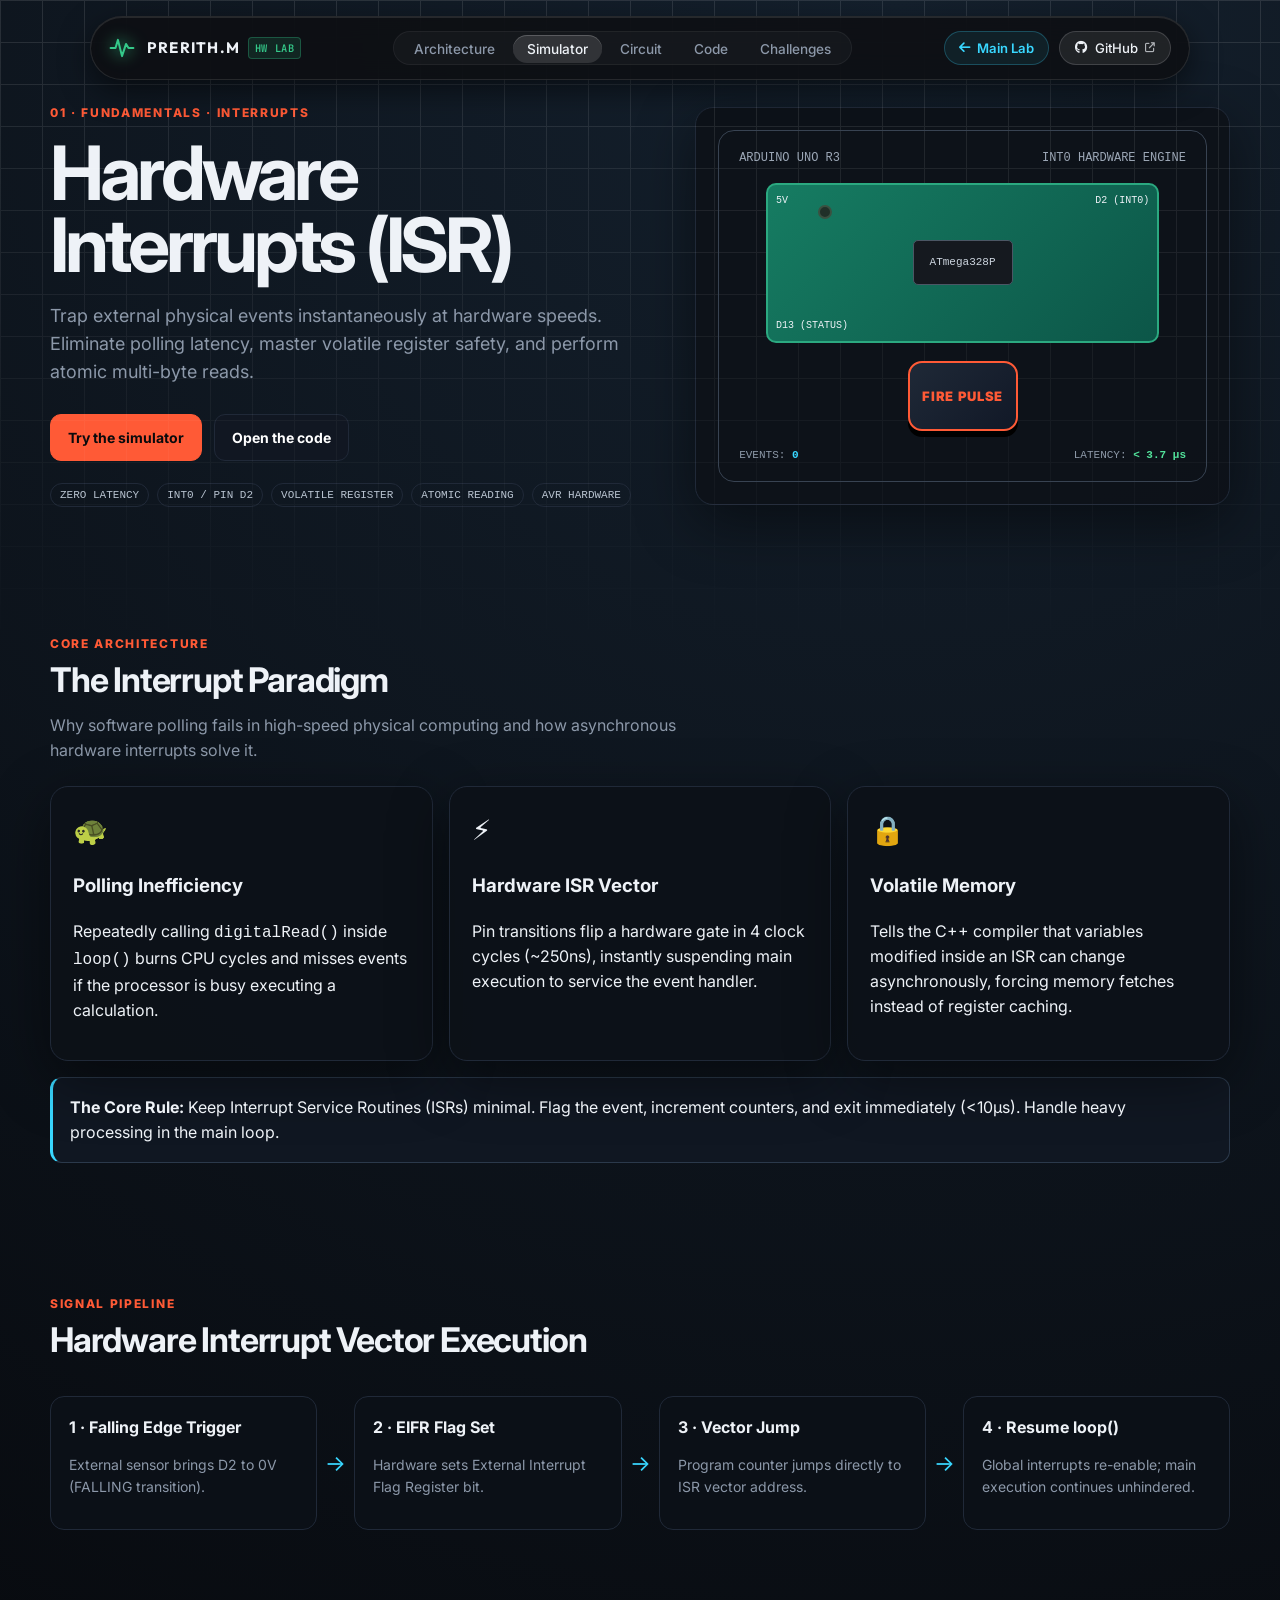
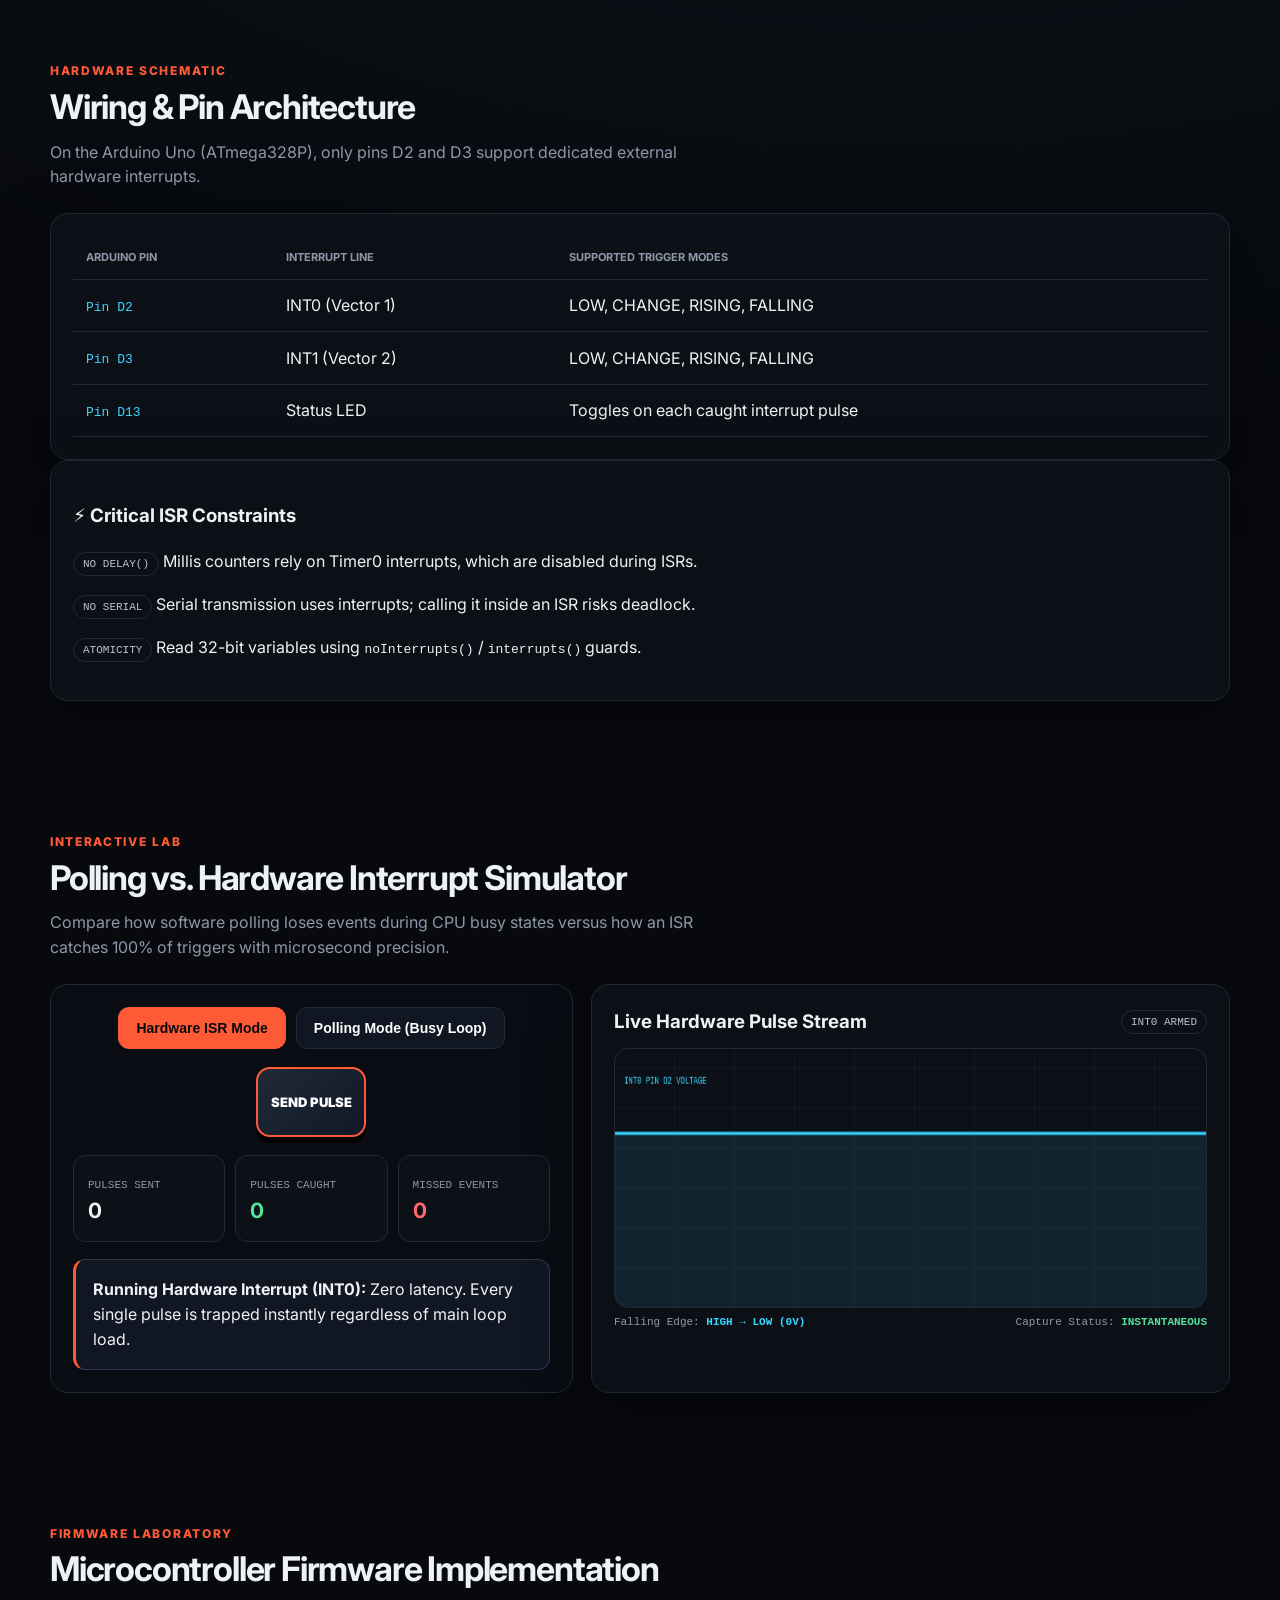
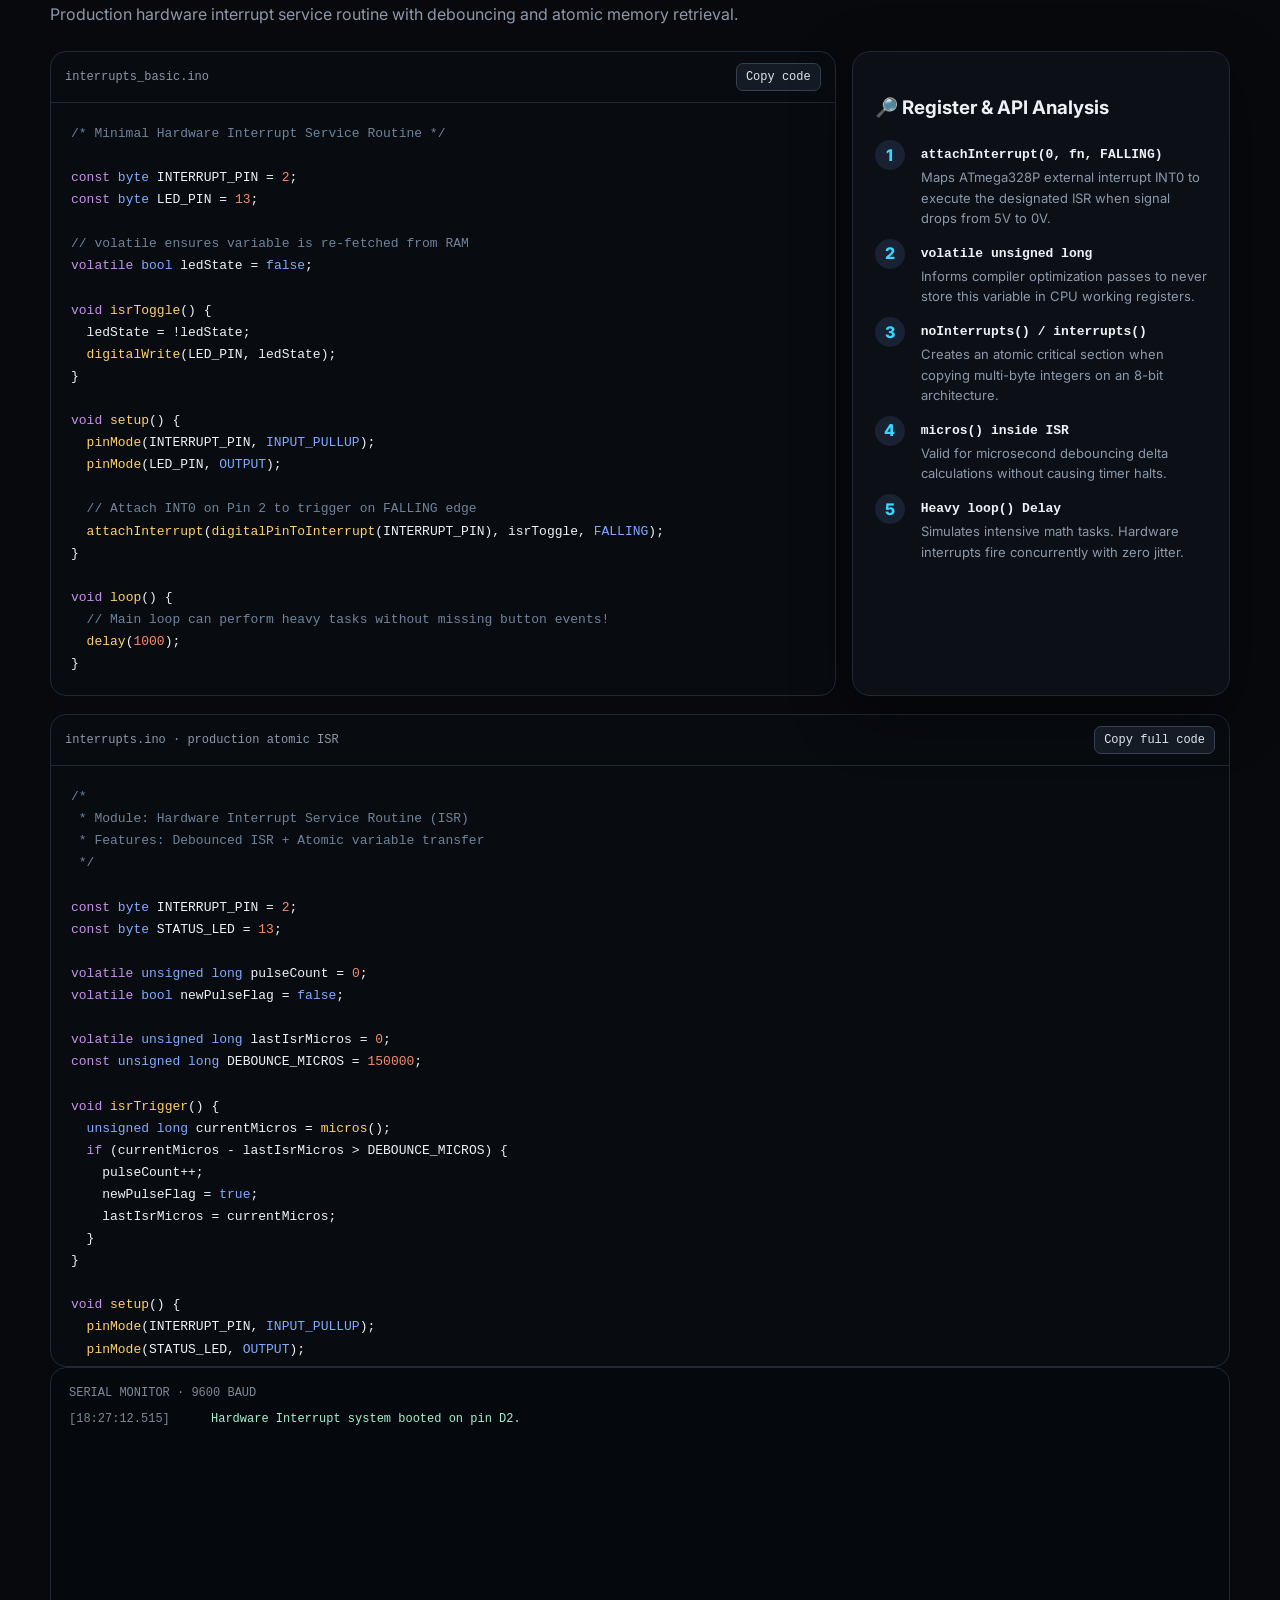
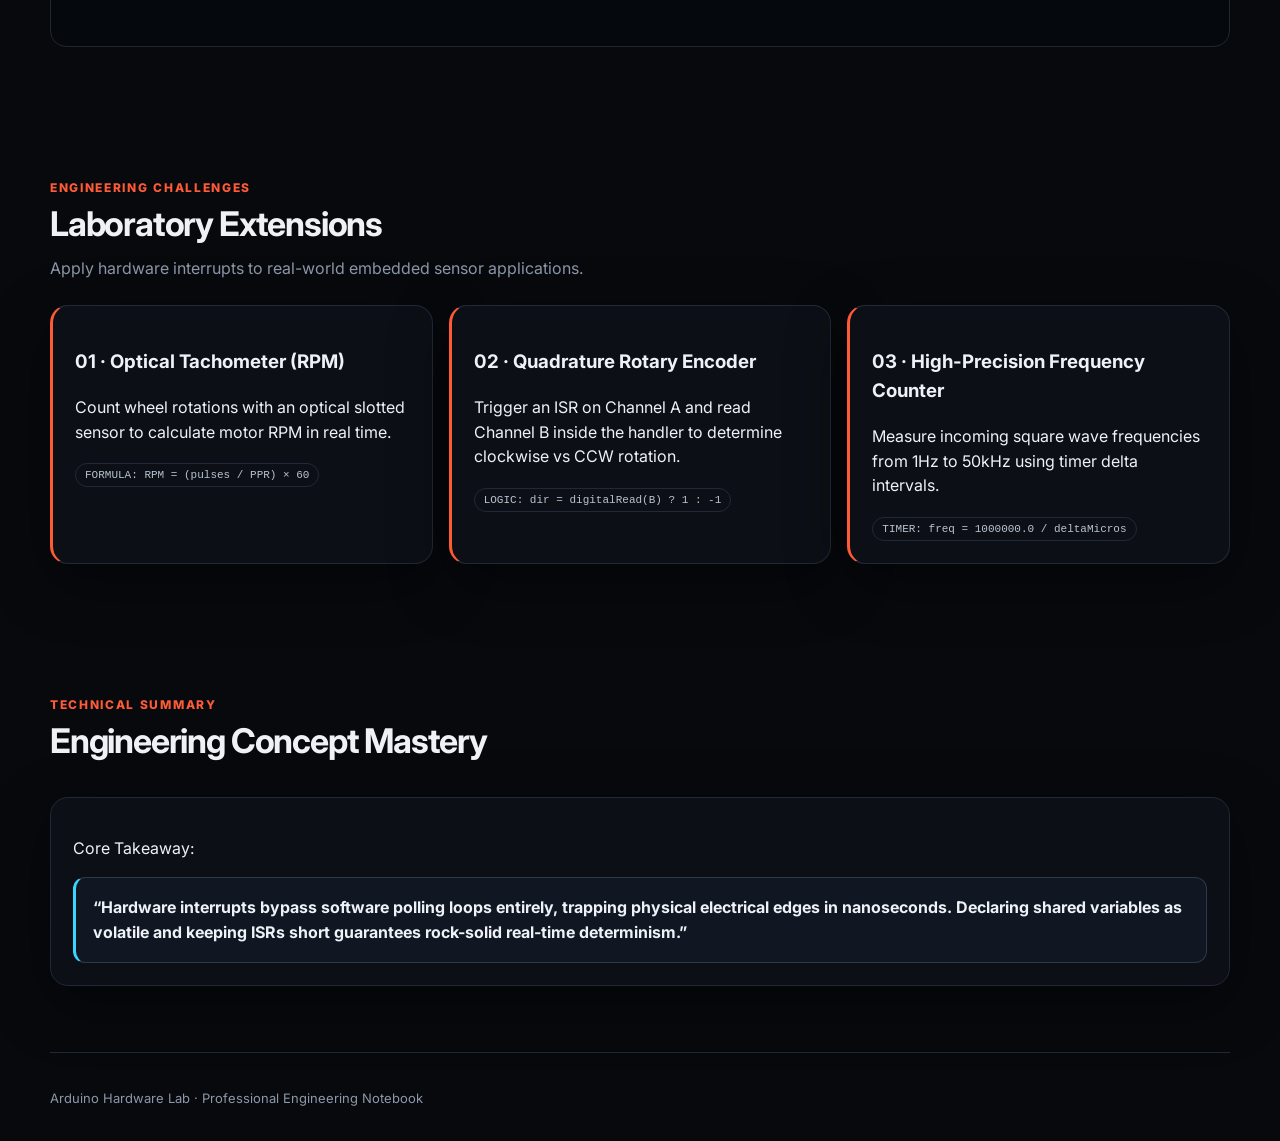
<file: 01-Fundamentals/Interrupts/index.html>
<!DOCTYPE html>
<html lang="en">

<head>
  <meta charset="UTF-8">
  <meta name="viewport" content="width=device-width,initial-scale=1.0">
  <title>Hardware Interrupts & Event Handling — Arduino Hardware Lab</title>
  <meta name="description"
    content="Trap microsecond-level hardware triggers with zero latency. Master ISRs, volatile memory, and atomic operations.">
  <!-- Fonts & Icons matching main website -->
  <link rel=preconnect href="https://fonts.googleapis.com">
  <link rel=preconnect href="https://fonts.gstatic.com" crossorigin>
  <link
    href="https://fonts.googleapis.com/css2?family=Inter:wght@300;400;500;600;700&family=JetBrains+Mono:wght@400;500;600;700&family=Outfit:wght@600;700;800&display=swap"
    rel="stylesheet">
  <link rel="stylesheet" href="https://cdnjs.cloudflare.com/ajax/libs/font-awesome/6.4.0/css/all.min.css">
  <style>
    :root {
      --bg: #07090d;
      --panel: #0d1118;
      --panel2: #111722;
      --line: #202938;
      --text: #eef2f7;
      --muted: #8c98a9;
      --accent: #ff5a36;
      --cyan: #39d7ff;
      --green: #52e39b;
      --yellow: #ffd166;
      --purple: #c792ea;
      --blue: #82aaff;
      --red: #ff6b6b;
      --shadow: 0 18px 60px #0007
    }

    * {
      box-sizing: border-box
    }

    html {
      scroll-behavior: smooth
    }

    body {
      margin: 0;
      background: radial-gradient(circle at 70% 0%, #14202d 0, #07090d 34%), var(--bg);
      color: var(--text);
      font-family: Inter, ui-sans-serif, system-ui, -apple-system, "Segoe UI", sans-serif;
      line-height: 1.55
    }

    body:before {
      content: "";
      position: fixed;
      inset: 0;
      pointer-events: none;
      opacity: .11;
      background-image: linear-gradient(#fff 1px, transparent 1px), linear-gradient(90deg, #fff 1px, transparent 1px);
      background-size: 42px 42px;
      mask-image: linear-gradient(to bottom, black, transparent 75%)
    }

    .container {
      width: min(1180px, calc(100% - 40px));
      margin: auto
    }

    /* Floating Navbar matching Main Website */
    .navbar-wrapper {
      position: fixed;
      top: 16px;
      left: 0;
      right: 0;
      display: flex;
      justify-content: center;
      z-index: 100;
      padding: 0 20px;
    }

    .navbar {
      display: flex;
      align-items: center;
      justify-content: space-between;
      width: 100%;
      max-width: 1100px;
      height: 64px;
      padding: 0 18px;
      border-radius: 9999px;
      background: rgba(13, 15, 18, 0.85);
      border: 1px solid rgba(255, 255, 255, 0.1);
      box-shadow: 0 10px 30px rgba(0, 0, 0, 0.5), inset 0 1px 0 rgba(255, 255, 255, 0.1);
      backdrop-filter: blur(18px);
      -webkit-backdrop-filter: blur(18px);
    }

    .brand-logo {
      display: flex;
      align-items: center;
      gap: 12px;
      text-decoration: none;
    }

    .pulse-icon {
      width: 26px;
      height: 26px;
      filter: drop-shadow(0 0 8px #35C98A);
    }

    .brand-text {
      display: flex;
      align-items: center;
      gap: 8px;
    }

    .brand-name {
      font-weight: 700;
      font-size: 0.95rem;
      letter-spacing: 0.08em;
      font-family: 'Outfit', sans-serif;
      color: #eef2f7;
    }

    .brand-badge {
      font-family: 'JetBrains Mono', monospace;
      font-size: 0.65rem;
      padding: 2px 6px;
      border-radius: 4px;
      background: rgba(53, 201, 138, 0.12);
      color: #35C98A;
      border: 1px solid rgba(53, 201, 138, 0.3);
      font-weight: 600;
      letter-spacing: 0.05em;
    }

    .nav-links {
      display: flex;
      list-style: none;
      gap: 4px;
      background: rgba(255, 255, 255, 0.03);
      padding: 4px 6px;
      border-radius: 9999px;
      border: 1px solid rgba(255, 255, 255, 0.05);
      margin: 0;
    }

    .nav-link {
      font-size: 0.85rem;
      font-weight: 500;
      color: #8c98a9;
      padding: 6px 14px;
      border-radius: 9999px;
      text-decoration: none;
      transition: all 0.15s ease;
    }

    .nav-link:hover {
      color: #eef2f7;
      background: rgba(255, 255, 255, 0.08);
    }

    .nav-link.active {
      color: #eef2f7;
      background: rgba(255, 255, 255, 0.12);
      box-shadow: inset 0 1px 0 rgba(255, 255, 255, 0.2);
    }

    .nav-actions {
      display: flex;
      align-items: center;
      gap: 10px;
    }

    .nav-back-btn {
      display: inline-flex;
      align-items: center;
      gap: 7px;
      color: var(--cyan);
      background: rgba(57, 215, 255, 0.08);
      border: 1px solid rgba(57, 215, 255, 0.25);
      padding: 6px 14px;
      border-radius: 9999px;
      font-size: 0.82rem;
      text-decoration: none;
      font-weight: 600;
      transition: all 0.15s ease;
    }

    .nav-back-btn:hover {
      background: rgba(57, 215, 255, 0.16);
      border-color: rgba(57, 215, 255, 0.45);
      transform: translateY(-1px);
    }

    .btn-github-nav {
      display: inline-flex;
      align-items: center;
      gap: 7px;
      background: rgba(255, 255, 255, 0.08);
      border: 1px solid rgba(255, 255, 255, 0.15);
      color: #eef2f7;
      padding: 6px 15px;
      border-radius: 9999px;
      font-size: 0.82rem;
      font-weight: 500;
      text-decoration: none;
      transition: all 0.15s ease;
    }

    .btn-github-nav:hover {
      background: rgba(255, 255, 255, 0.15);
      border-color: rgba(255, 255, 255, 0.3);
      transform: translateY(-1px);
    }

    @media (max-width: 860px) {
      .nav-links {
        display: none;
      }
    }

    .hero {
      padding: 104px 0 62px;
      display: grid;
      grid-template-columns: 1.05fr .95fr;
      gap: 54px;
      align-items: center
    }

    .eyebrow {
      color: var(--accent);
      font-size: 12px;
      font-weight: 800;
      letter-spacing: .14em;
      text-transform: uppercase
    }

    .hero h1 {
      font-size: clamp(43px, 6vw, 75px);
      line-height: .97;
      letter-spacing: -.055em;
      margin: 14px 0 20px
    }

    .hero p {
      font-size: 18px;
      color: var(--muted);
      max-width: 650px
    }

    .buttons {
      display: flex;
      gap: 12px;
      margin-top: 28px;
      flex-wrap: wrap
    }

    .btn {
      border: 1px solid var(--line);
      background: #111722;
      color: #fff;
      padding: 12px 17px;
      border-radius: 11px;
      font-weight: 700;
      cursor: pointer;
      text-decoration: none;
      display: inline-flex;
      align-items: center;
      gap: 8px;
      font-size: 14px
    }

    .btn.primary {
      background: var(--accent);
      border-color: var(--accent);
      color: #090a0c
    }

    .btn:hover {
      transform: translateY(-1px)
    }

    .hero-card,
    .card {
      background: rgba(13, 17, 24, .9);
      border: 1px solid var(--line);
      border-radius: 18px;
      padding: 22px;
      box-shadow: var(--shadow)
    }

    .arduino {
      border: 1px solid #384352;
      border-radius: 16px;
      padding: 20px;
      position: relative;
      overflow: hidden
    }

    .boardtop {
      display: flex;
      justify-content: space-between;
      color: #9ca7b6;
      font: 12px monospace
    }

    .board {
      margin: 18px auto;
      width: 88%;
      height: 160px;
      border-radius: 10px;
      background: linear-gradient(135deg, #167c62, #0c5648);
      border: 2px solid #2ba980;
      position: relative
    }

    .chip {
      position: absolute;
      width: 100px;
      height: 45px;
      left: 50%;
      top: 55px;
      transform: translateX(-50%);
      background: #15191f;
      border: 1px solid #4b5664;
      border-radius: 5px;
      display: grid;
      place-items: center;
      font: 11px monospace;
      color: #cdd5df
    }

    .pin {
      position: absolute;
      font: 10px monospace
    }

    .p5 {
      left: 8px;
      top: 10px
    }

    .d2 {
      right: 8px;
      top: 10px
    }

    .d13 {
      left: 8px;
      bottom: 10px
    }

    .led-indicator {
      position: absolute;
      width: 14px;
      height: 14px;
      border-radius: 50%;
      background: #203028;
      border: 2px solid #3a5040;
      top: 20px;
      left: 50px;
      transition: .15s
    }

    .led-indicator.on {
      background: #ffd166;
      border-color: #fff1b0;
      box-shadow: 0 0 16px #ffd166
    }

    .btn-interactive {
      width: 110px;
      height: 70px;
      border-radius: 14px;
      background: linear-gradient(135deg, #1f2937, #111827);
      border: 2px solid var(--accent);
      box-shadow: 0 6px 0 #000;
      cursor: pointer;
      display: grid;
      place-items: center;
      margin: 18px auto;
      user-select: none;
      transition: transform .08s
    }

    .btn-interactive:active {
      transform: translateY(4px);
      box-shadow: 0 2px 0 #000
    }

    section {
      padding: 66px 0
    }

    .section-head {
      display: flex;
      justify-content: space-between;
      gap: 20px;
      align-items: end;
      margin-bottom: 24px
    }

    h2 {
      font-size: 34px;
      letter-spacing: -.035em;
      margin: 0 0 6px
    }

    .lead {
      color: var(--muted);
      max-width: 700px;
      margin: 0
    }

    .grid {
      display: grid;
      gap: 16px
    }

    .three {
      grid-template-columns: repeat(3, 1fr)
    }

    .two {
      grid-template-columns: repeat(2, 1fr)
    }

    .flow {
      display: flex;
      align-items: stretch;
      gap: 8px;
      flex-wrap: wrap
    }

    .node {
      flex: 1;
      min-width: 160px;
      padding: 18px;
      background: #0b1017;
      border: 1px solid var(--line);
      border-radius: 14px
    }

    .arrow {
      display: grid;
      place-items: center;
      color: var(--cyan);
      font-size: 22px
    }

    .node p {
      color: var(--muted);
      font-size: 14px
    }

    .icon {
      font-size: 28px
    }

    .simple {
      font-size: 16px
    }

    .callout {
      background: #101722;
      border: 1px solid #2b394b;
      border-left: 3px solid var(--cyan);
      padding: 17px;
      border-radius: 12px
    }

    .callout.orange {
      border-left-color: var(--accent)
    }

    .callout.green {
      border-left-color: var(--green)
    }

    table {
      width: 100%;
      border-collapse: collapse
    }

    th,
    td {
      text-align: left;
      padding: 13px;
      border-bottom: 1px solid var(--line)
    }

    th {
      font-size: 11px;
      text-transform: uppercase;
      color: var(--muted)
    }

    td code {
      color: var(--cyan)
    }

    .sim {
      display: grid;
      grid-template-columns: .9fr 1.1fr;
      gap: 18px
    }

    .control {
      background: #090d13;
      border: 1px solid var(--line);
      border-radius: 18px;
      padding: 22px
    }

    .readout {
      display: grid;
      grid-template-columns: repeat(3, 1fr);
      gap: 10px;
      margin-top: 18px
    }

    .read {
      padding: 14px;
      border: 1px solid var(--line);
      border-radius: 12px;
      background: #0c1118
    }

    .read span {
      font: 11px monospace;
      color: var(--muted)
    }

    .read b {
      font-size: 21px;
      display: block
    }

    .chart {
      height: 260px;
      background: repeating-linear-gradient(0deg, transparent 0 39px, #18202b 40px), repeating-linear-gradient(90deg, transparent 0 59px, #18202b 60px);
      border: 1px solid var(--line);
      border-radius: 14px;
      overflow: hidden
    }

    .chart canvas {
      width: 100%;
      height: 100%
    }

    .code-layout {
      display: grid;
      grid-template-columns: 1.35fr .65fr;
      gap: 16px
    }

    .code {
      background: #080b10;
      border: 1px solid var(--line);
      border-radius: 16px;
      overflow: hidden
    }

    .codebar {
      padding: 11px 14px;
      border-bottom: 1px solid var(--line);
      display: flex;
      justify-content: space-between;
      align-items: center;
      color: var(--muted);
      font: 12px monospace
    }

    .copy {
      border: 1px solid #354052;
      background: #141b25;
      color: #dce5ee;
      padding: 6px 9px;
      border-radius: 7px;
      cursor: pointer;
      font: 12px monospace
    }

    .copy:hover {
      border-color: var(--cyan)
    }

    .code pre {
      margin: 0;
      padding: 20px;
      overflow: auto;
      font-size: 13px;
      line-height: 1.7;
      max-height: 600px
    }

    .kw {
      color: var(--purple)
    }

    .type {
      color: var(--blue)
    }

    .fn {
      color: var(--yellow)
    }

    .num {
      color: #f78c6c
    }

    .str {
      color: var(--green)
    }

    .comment {
      color: #6f849b
    }

    .var {
      color: #f8f8f2
    }

    .serial {
      background: #05080c;
      border: 1px solid #1e2835;
      border-radius: 16px;
      padding: 18px;
      font: 12px monospace;
      min-height: 280px;
      color: #a9f0ce;
      overflow: hidden
    }

    .serial .head {
      color: #7d8998;
      margin-bottom: 12px
    }

    .serialline {
      display: grid;
      grid-template-columns: 130px 1fr;
      gap: 12px
    }

    .explain-list {
      display: grid;
      gap: 11px
    }

    .explain-row {
      display: grid;
      grid-template-columns: 35px 1fr;
      gap: 11px
    }

    .explain-row .n {
      width: 30px;
      height: 30px;
      border-radius: 50%;
      background: #182232;
      color: var(--cyan);
      display: grid;
      place-items: center;
      font-weight: 800
    }

    .explain-row p {
      margin: 2px 0 0;
      color: var(--muted);
      font-size: 13px
    }

    .challenge {
      border-left: 3px solid var(--accent)
    }

    .tag {
      display: inline-block;
      border: 1px solid var(--line);
      border-radius: 999px;
      padding: 5px 9px;
      color: #b8c3d0;
      font: 11px monospace
    }

    .footer {
      border-top: 1px solid var(--line);
      padding: 35px 0;
      color: var(--muted);
      font-size: 13px
    }

    @media(max-width:850px) {

      .hero,
      .sim,
      .two,
      .three,
      .code-layout {
        grid-template-columns: 1fr
      }

      .links {
        display: none
      }

      .readout {
        grid-template-columns: 1fr
      }

      .hero {
        padding-top: 96px
      }
    }
  </style>
</head>

<body>
  <!-- Floating Island Header matching main website -->
  <header class="navbar-wrapper">
    <nav class="navbar">
      <a href="../../docs/index.html" class="brand-logo">
        <svg class="pulse-icon" viewBox="0 0 32 32" fill="none" xmlns="http://www.w3.org/2000/svg">
          <path d="M2 16H8L11 6L16 26L21 11L24 16H30" stroke="#35C98A" stroke-width="2.5" stroke-linecap="round"
            stroke-linejoin="round" />
        </svg>
        <div class="brand-text">
          <span class="brand-name">PRERITH.M</span>
          <span class="brand-badge">HW LAB</span>
        </div>
      </a>

      <ul class="nav-links">
        <li><a href="#idea" class="nav-link">Architecture</a></li>
        <li><a href="#simulator" class="nav-link active">Simulator</a></li>
        <li><a href="#circuit" class="nav-link">Circuit</a></li>
        <li><a href="#code" class="nav-link">Code</a></li>
        <li><a href="#challenges" class="nav-link">Challenges</a></li>
      </ul>

      <div class="nav-actions">
        <a href="../../docs/index.html" class="nav-back-btn">
          <i class="fa-solid fa-arrow-left"></i>
          <span>Main Lab</span>
        </a>
        <a href="https://github.com/PrerithM/Arduino-Projects/tree/main/01-Fundamentals/Interrupts" target="_blank"
          rel="noopener noreferrer" class="btn-github-nav">
          <i class="fa-brands fa-github"></i>
          <span>GitHub</span>
          <i class="fa-solid fa-arrow-up-right-from-square" style="font-size: 0.65rem; opacity: 0.7;"></i>
        </a>
      </div>
    </nav>
  </header>

  <main>
    <div class="container">
      <section class="hero">
        <div>
          <div class="eyebrow">01 · Fundamentals &middot; Interrupts</div>
          <h1>Hardware Interrupts (ISR)</h1>
          <p>Trap external physical events instantaneously at hardware speeds. Eliminate polling latency, master
            volatile register safety, and perform atomic multi-byte reads.</p>
          <div class="buttons"><a class="btn primary" href="#simulator">Try the simulator</a><a class="btn"
              href="#code">Open the code</a></div>
          <div style="display:flex;gap:8px;flex-wrap:wrap;margin-top:22px"><span class="tag">ZERO LATENCY</span><span
              class="tag">INT0 / PIN D2</span><span class="tag">VOLATILE REGISTER</span><span class="tag">ATOMIC
              READING</span><span class="tag">AVR HARDWARE</span></div>
        </div>
        <div class="hero-card">
          <div class="arduino">
            <div class="boardtop"><span>ARDUINO UNO R3</span><span>INT0 HARDWARE ENGINE</span></div>
            <div class="board"><span class="pin p5">5V</span><span class="pin d2">D2 (INT0)</span><span
                class="pin d13">D13 (STATUS)</span>
              <div class="led-indicator" id="heroLed" title="ISR Status LED"></div>
              <div class="chip">ATmega328P</div>
            </div>
            <div class="btn-interactive" id="heroPulseBtn">
              <div style="font-weight:900;color:var(--accent);font-size:13px;letter-spacing:.05em">FIRE PULSE</div>
            </div>
            <div style="display:flex;justify-content:space-between;margin-top:10px;color:#8d99a8;font:11px monospace">
              <span>EVENTS: <b id="heroCounter" style="color:var(--cyan)">0</b></span><span>LATENCY: <b
                  style="color:var(--green)">&lt; 3.7 &micro;s</b></span>
            </div>
          </div>
        </div>
      </section>

      <section id="idea">
        <div class="section-head">
          <div>
            <div class="eyebrow">Core Architecture</div>
            <h2>The Interrupt Paradigm</h2>
            <p class="lead">Why software polling fails in high-speed physical computing and how asynchronous hardware
              interrupts solve it.</p>
          </div>
        </div>
        <div class="three grid">
          <div class="card">
            <div class="icon">🐢</div>
            <h3>Polling Inefficiency</h3>
            <p class="simple muted">Repeatedly calling <code>digitalRead()</code> inside <code>loop()</code> burns CPU
              cycles and misses events if the processor is busy executing a calculation.</p>
          </div>
          <div class="card">
            <div class="icon">⚡</div>
            <h3>Hardware ISR Vector</h3>
            <p class="simple muted">Pin transitions flip a hardware gate in 4 clock cycles (~250ns), instantly
              suspending main execution to service the event handler.</p>
          </div>
          <div class="card">
            <div class="icon">🔒</div>
            <h3>Volatile Memory</h3>
            <p class="simple muted">Tells the C++ compiler that variables modified inside an ISR can change
              asynchronously, forcing memory fetches instead of register caching.</p>
          </div>
        </div>
        <div class="callout" style="margin-top:16px"><b>The Core Rule:</b> Keep Interrupt Service Routines (ISRs)
          minimal. Flag the event, increment counters, and exit immediately (&lt;10&micro;s). Handle heavy processing in
          the main loop.</div>
      </section>

      <section>
        <div class="section-head">
          <div>
            <div class="eyebrow">Signal Pipeline</div>
            <h2>Hardware Interrupt Vector Execution</h2>
          </div>
        </div>
        <div class="flow">
          <div class="node"><b>1 &middot; Falling Edge Trigger</b>
            <p>External sensor brings D2 to 0V (FALLING transition).</p>
          </div>
          <div class="arrow">&rarr;</div>
          <div class="node"><b>2 &middot; EIFR Flag Set</b>
            <p>Hardware sets External Interrupt Flag Register bit.</p>
          </div>
          <div class="arrow">&rarr;</div>
          <div class="node"><b>3 &middot; Vector Jump</b>
            <p>Program counter jumps directly to ISR vector address.</p>
          </div>
          <div class="arrow">&rarr;</div>
          <div class="node"><b>4 &middot; Resume loop()</b>
            <p>Global interrupts re-enable; main execution continues unhindered.</p>
          </div>
        </div>
      </section>

      <section id="circuit">
        <div class="section-head">
          <div>
            <div class="eyebrow">Hardware Schematic</div>
            <h2>Wiring & Pin Architecture</h2>
            <p class="lead">On the Arduino Uno (ATmega328P), only pins D2 and D3 support dedicated external hardware
              interrupts.</p>
          </div>
        </div>
        <div class="two">
          <div class="card">
            <table>
              <tr>
                <th>Arduino Pin</th>
                <th>Interrupt Line</th>
                <th>Supported Trigger Modes</th>
              </tr>
              <tr>
                <td><code>Pin D2</code></td>
                <td>INT0 (Vector 1)</td>
                <td>LOW, CHANGE, RISING, FALLING</td>
              </tr>
              <tr>
                <td><code>Pin D3</code></td>
                <td>INT1 (Vector 2)</td>
                <td>LOW, CHANGE, RISING, FALLING</td>
              </tr>
              <tr>
                <td><code>Pin D13</code></td>
                <td>Status LED</td>
                <td>Toggles on each caught interrupt pulse</td>
              </tr>
            </table>
          </div>
          <div class="card">
            <h3>⚡ Critical ISR Constraints</h3>
            <p><span class="tag">NO DELAY()</span> Millis counters rely on Timer0 interrupts, which are disabled during
              ISRs.</p>
            <p><span class="tag">NO SERIAL</span> Serial transmission uses interrupts; calling it inside an ISR risks
              deadlock.</p>
            <p><span class="tag">ATOMICITY</span> Read 32-bit variables using <code>noInterrupts()</code> /
              <code>interrupts()</code> guards.
            </p>
          </div>
        </div>
      </section>

      <section id="simulator">
        <div class="section-head">
          <div>
            <div class="eyebrow">Interactive Lab</div>
            <h2>Polling vs. Hardware Interrupt Simulator</h2>
            <p class="lead">Compare how software polling loses events during CPU busy states versus how an ISR catches
              100% of triggers with microsecond precision.</p>
          </div>
        </div>
        <div class="sim">
          <div class="control">
            <div style="display:flex;gap:10px;justify-content:center;margin-bottom:14px">
              <button class="btn primary" id="btnModeISR">Hardware ISR Mode</button>
              <button class="btn" id="btnModePoll">Polling Mode (Busy Loop)</button>
            </div>
            <div class="btn-interactive" id="labPulseBtn">
              <div style="font-weight:900;color:#fff;font-size:13px">SEND PULSE</div>
            </div>
            <div class="readout">
              <div class="read"><span>PULSES SENT</span><b id="sentCount" style="color:var(--text)">0</b></div>
              <div class="read"><span>PULSES CAUGHT</span><b id="caughtCount" style="color:var(--green)">0</b></div>
              <div class="read"><span>MISSED EVENTS</span><b id="missedCount" style="color:var(--red)">0</b></div>
            </div>
            <div class="callout orange" style="margin-top:17px;text-align:left"><b id="modeDesc">Running Hardware
                Interrupt (INT0):</b> Zero latency. Every single pulse is trapped instantly regardless of main loop
              load.</div>
          </div>
          <div class="card">
            <div style="display:flex;justify-content:space-between;align-items:center;margin-bottom:12px">
              <h3 style="margin:0">Live Hardware Pulse Stream</h3><span class="tag" id="scopeStatus">INT0 ARMED</span>
            </div>
            <div class="chart"><canvas id="isrChart" width="900" height="260"></canvas></div>
            <div
              style="display:flex;justify-content:space-between;margin-top:8px;font:11px monospace;color:var(--muted)">
              <span>Falling Edge: <b style="color:var(--cyan)">HIGH &rarr; LOW (0V)</b></span><span>Capture Status: <b
                  style="color:var(--green)" id="capStatus">INSTANTANEOUS</b></span>
            </div>
          </div>
        </div>
      </section>

      <section id="code">
        <div class="section-head">
          <div>
            <div class="eyebrow">Firmware Laboratory</div>
            <h2>Microcontroller Firmware Implementation</h2>
            <p class="lead">Production hardware interrupt service routine with debouncing and atomic memory retrieval.
            </p>
          </div>
        </div>
        <div class="code-layout">
          <div class="code">
            <div class="codebar"><span>interrupts_basic.ino</span><button class="copy" onclick="copyBasic()">Copy
                code</button></div>
            <pre id="basicCode"><span class="comment">/* Minimal Hardware Interrupt Service Routine */</span>

<span class="kw">const</span> <span class="type">byte</span> INTERRUPT_PIN = <span class="num">2</span>;
<span class="kw">const</span> <span class="type">byte</span> LED_PIN = <span class="num">13</span>;

<span class="comment">// volatile ensures variable is re-fetched from RAM</span>
<span class="kw">volatile</span> <span class="type">bool</span> ledState = <span class="type">false</span>;

<span class="kw">void</span> <span class="fn">isrToggle</span>() {
  ledState = !ledState;
  <span class="fn">digitalWrite</span>(LED_PIN, ledState);
}

<span class="kw">void</span> <span class="fn">setup</span>() {
  <span class="fn">pinMode</span>(INTERRUPT_PIN, <span class="type">INPUT_PULLUP</span>);
  <span class="fn">pinMode</span>(LED_PIN, <span class="type">OUTPUT</span>);

  <span class="comment">// Attach INT0 on Pin 2 to trigger on FALLING edge</span>
  <span class="fn">attachInterrupt</span>(<span class="fn">digitalPinToInterrupt</span>(INTERRUPT_PIN), isrToggle, <span class="type">FALLING</span>);
}

<span class="kw">void</span> <span class="fn">loop</span>() {
  <span class="comment">// Main loop can perform heavy tasks without missing button events!</span>
  <span class="fn">delay</span>(<span class="num">1000</span>);
}</pre>
          </div>
          <div class="card">
            <h3>🔎 Register & API Analysis</h3>
            <div class="explain-list">
              <div class="explain-row">
                <div class="n">1</div>
                <div><b><code>attachInterrupt(0, fn, FALLING)</code></b>
                  <p>Maps ATmega328P external interrupt INT0 to execute the designated ISR when signal drops from 5V to
                    0V.</p>
                </div>
              </div>
              <div class="explain-row">
                <div class="n">2</div>
                <div><b><code>volatile unsigned long</code></b>
                  <p>Informs compiler optimization passes to never store this variable in CPU working registers.</p>
                </div>
              </div>
              <div class="explain-row">
                <div class="n">3</div>
                <div><b><code>noInterrupts() / interrupts()</code></b>
                  <p>Creates an atomic critical section when copying multi-byte integers on an 8-bit architecture.</p>
                </div>
              </div>
              <div class="explain-row">
                <div class="n">4</div>
                <div><b><code>micros() inside ISR</code></b>
                  <p>Valid for microsecond debouncing delta calculations without causing timer halts.</p>
                </div>
              </div>
              <div class="explain-row">
                <div class="n">5</div>
                <div><b><code>Heavy loop() Delay</code></b>
                  <p>Simulates intensive math tasks. Hardware interrupts fire concurrently with zero jitter.</p>
                </div>
              </div>
            </div>
          </div>
        </div>

        <div style="margin-top:18px" class="two">
          <div class="code">
            <div class="codebar"><span>interrupts.ino &middot; production atomic ISR</span><button class="copy"
                onclick="copyFull()">Copy full code</button></div>
            <pre id="fullCode"><span class="comment">/*
 * Module: Hardware Interrupt Service Routine (ISR)
 * Features: Debounced ISR + Atomic variable transfer
 */</span>

<span class="kw">const</span> <span class="type">byte</span> INTERRUPT_PIN = <span class="num">2</span>;
<span class="kw">const</span> <span class="type">byte</span> STATUS_LED = <span class="num">13</span>;

<span class="kw">volatile</span> <span class="type">unsigned long</span> pulseCount = <span class="num">0</span>;
<span class="kw">volatile</span> <span class="type">bool</span> newPulseFlag = <span class="type">false</span>;

<span class="kw">volatile</span> <span class="type">unsigned long</span> lastIsrMicros = <span class="num">0</span>;
<span class="kw">const</span> <span class="type">unsigned long</span> DEBOUNCE_MICROS = <span class="num">150000</span>;

<span class="kw">void</span> <span class="fn">isrTrigger</span>() {
  <span class="type">unsigned long</span> currentMicros = <span class="fn">micros</span>();
  <span class="kw">if</span> (currentMicros - lastIsrMicros &gt; DEBOUNCE_MICROS) {
    pulseCount++;
    newPulseFlag = <span class="type">true</span>;
    lastIsrMicros = currentMicros;
  }
}

<span class="kw">void</span> <span class="fn">setup</span>() {
  <span class="fn">pinMode</span>(INTERRUPT_PIN, <span class="type">INPUT_PULLUP</span>);
  <span class="fn">pinMode</span>(STATUS_LED, <span class="type">OUTPUT</span>);
  Serial.<span class="fn">begin</span>(<span class="num">9600</span>);

  <span class="fn">attachInterrupt</span>(<span class="fn">digitalPinToInterrupt</span>(INTERRUPT_PIN), isrTrigger, <span class="type">FALLING</span>);
  Serial.<span class="fn">println</span>(F(<span class="str">"Hardware Interrupt armed on Pin D2."</span>));
}

<span class="kw">void</span> <span class="fn">loop</span>() {
  <span class="comment">// Simulate heavy computation:</span>
  <span class="fn">delay</span>(<span class="num">500</span>);

  <span class="kw">if</span> (newPulseFlag) {
    <span class="comment">// Atomic copy:</span>
    <span class="fn">noInterrupts</span>();
    <span class="type">unsigned long</span> currentCount = pulseCount;
    newPulseFlag = <span class="type">false</span>;
    <span class="fn">interrupts</span>();

    Serial.<span class="fn">print</span>(F(<span class="str">"Interrupt Caught! Total Events: "</span>));
    Serial.<span class="fn">println</span>(currentCount);

    <span class="fn">digitalWrite</span>(STATUS_LED, !<span class="fn">digitalRead</span>(STATUS_LED));
  }
}</pre>
          </div>
          <div class="serial">
            <div class="head">SERIAL MONITOR &middot; 9600 BAUD</div>
            <div id="serialLines"></div>
          </div>
        </div>
      </section>

      <section id="challenges">
        <div class="section-head">
          <div>
            <div class="eyebrow">Engineering Challenges</div>
            <h2>Laboratory Extensions</h2>
            <p class="lead">Apply hardware interrupts to real-world embedded sensor applications.</p>
          </div>
        </div>
        <div class="three grid">
          <div class="card challenge">
            <h3>01 &middot; Optical Tachometer (RPM)</h3>
            <p class="muted">Count wheel rotations with an optical slotted sensor to calculate motor RPM in real time.
            </p><span class="tag">FORMULA: RPM = (pulses / PPR) &times; 60</span>
          </div>
          <div class="card challenge">
            <h3>02 &middot; Quadrature Rotary Encoder</h3>
            <p class="muted">Trigger an ISR on Channel A and read Channel B inside the handler to determine clockwise vs
              CCW rotation.</p><span class="tag">LOGIC: dir = digitalRead(B) ? 1 : -1</span>
          </div>
          <div class="card challenge">
            <h3>03 &middot; High-Precision Frequency Counter</h3>
            <p class="muted">Measure incoming square wave frequencies from 1Hz to 50kHz using timer delta intervals.</p>
            <span class="tag">TIMER: freq = 1000000.0 / deltaMicros</span>
          </div>
        </div>
      </section>

      <section>
        <div class="section-head">
          <div>
            <div class="eyebrow">Technical Summary</div>
            <h2>Engineering Concept Mastery</h2>
          </div>
        </div>
        <div class="card simple">
          <p>Core Takeaway:</p>
          <div class="callout"><b>&ldquo;Hardware interrupts bypass software polling loops entirely, trapping physical
              electrical edges in nanoseconds. Declaring shared variables as volatile and keeping ISRs short guarantees
              rock-solid real-time determinism.&rdquo;</b></div>
        </div>
      </section>
    </div>
  </main>
  <footer>
    <div class="container footer">Arduino Hardware Lab &middot; Professional Engineering Notebook</div>
  </footer>

  <script>
    const heroPulseBtn = document.getElementById('heroPulseBtn'), labPulseBtn = document.getElementById('labPulseBtn'), heroCounter = document.getElementById('heroCounter'), heroLed = document.getElementById('heroLed'), sentCount = document.getElementById('sentCount'), caughtCount = document.getElementById('caughtCount'), missedCount = document.getElementById('missedCount'), btnModeISR = document.getElementById('btnModeISR'), btnModePoll = document.getElementById('btnModePoll'), modeDesc = document.getElementById('modeDesc'), scopeStatus = document.getElementById('scopeStatus'), capStatus = document.getElementById('capStatus'), serialLines = document.getElementById('serialLines'), canvas = document.getElementById('isrChart'), ctx = canvas.getContext('2d');
    let isISRMode = true, sent = 0, caught = 0, missed = 0, wave = Array(100).fill(1), pulseActive = false, pollingBusy = false;
    function logSerial(msg) { let d = new Date(), ts = d.toTimeString().split(' ')[0] + '.' + String(d.getMilliseconds()).padStart(3, '0'); let line = document.createElement('div'); line.className = 'serialline'; line.innerHTML = `<span style="color:#7d8998">[${ts}]</span><span>${msg}</span>`; serialLines.prepend(line); while (serialLines.children.length > 8) serialLines.lastChild.remove() }
    btnModeISR.addEventListener('click', () => { isISRMode = true; btnModeISR.className = 'btn primary'; btnModePoll.className = 'btn'; modeDesc.innerHTML = '<b>Running Hardware Interrupt (INT0):</b> Zero latency. Every single pulse is trapped instantly regardless of main loop load.'; scopeStatus.textContent = 'INT0 ARMED'; capStatus.textContent = 'INSTANTANEOUS'; capStatus.style.color = 'var(--green)' });
    btnModePoll.addEventListener('click', () => { isISRMode = false; btnModePoll.className = 'btn primary'; btnModeISR.className = 'btn'; modeDesc.innerHTML = '<b>Running Software Polling (500ms Delay):</b> CPU is frozen executing tasks. Pulses fired during busy cycles will be permanently lost!'; scopeStatus.textContent = 'POLLING MODE'; capStatus.textContent = 'POTENTIAL LOSS'; capStatus.style.color = 'var(--red)' });
    setInterval(() => { pollingBusy = !pollingBusy }, 500);
    function firePulse() { sent++; sentCount.textContent = sent; pulseActive = true; let success = false; if (isISRMode) { success = true } else { success = !pollingBusy } if (success) { caught++; caughtCount.textContent = caught; heroCounter.textContent = caught; heroLed.classList.toggle('on'); logSerial(`[ISR Trigger] Caught! Total Events: ${caught}`) } else { missed++; missedCount.textContent = missed; logSerial(`<span style="color:#ff6b6b">[POLL FAIL] Pulse dropped while CPU in delay()!</span>`) } }
    [heroPulseBtn, labPulseBtn].forEach(b => b.addEventListener('click', firePulse));
    function drawScope() { let w = canvas.width, h = canvas.height; ctx.clearRect(0, 0, w, h); let v = pulseActive ? 0 : 1; pulseActive = false; wave.push(v); wave.shift(); ctx.strokeStyle = '#39d7ff'; ctx.lineWidth = 3; ctx.beginPath(); wave.forEach((val, i) => { let x = i / (wave.length - 1) * w, y = h * 0.75 - val * 110; i ? ctx.lineTo(x, y) : ctx.moveTo(x, y) }); ctx.stroke(); ctx.fillStyle = 'rgba(57,215,255,0.1)'; ctx.lineTo(w, h); ctx.lineTo(0, h); ctx.fill(); ctx.fillStyle = '#39d7ff'; ctx.font = '11px monospace'; ctx.fillText('INT0 PIN D2 VOLTAGE', 14, 35); requestAnimationFrame(drawScope) }
    requestAnimationFrame(drawScope); logSerial("Hardware Interrupt system booted on pin D2.");
    const basic = `/* Minimal Hardware Interrupt Service Routine */\n\nconst byte INTERRUPT_PIN = 2;\nconst byte LED_PIN = 13;\n\nvolatile bool ledState = false;\n\nvoid isrToggle() {\n  ledState = !ledState;\n  digitalWrite(LED_PIN, ledState);\n}\n\nvoid setup() {\n  pinMode(INTERRUPT_PIN, INPUT_PULLUP);\n  pinMode(LED_PIN, OUTPUT);\n  attachInterrupt(digitalPinToInterrupt(INTERRUPT_PIN), isrToggle, FALLING);\n}\n\nvoid loop() {\n  delay(1000);\n}`;
    const full = `const byte INTERRUPT_PIN = 2;\nconst byte STATUS_LED = 13;\n\nvolatile unsigned long pulseCount = 0;\nvolatile bool newPulseFlag = false;\n\nvolatile unsigned long lastIsrMicros = 0;\nconst unsigned long DEBOUNCE_MICROS = 150000;\n\nvoid isrTrigger() {\n  unsigned long currentMicros = micros();\n  if (currentMicros - lastIsrMicros > DEBOUNCE_MICROS) {\n    pulseCount++;\n    newPulseFlag = true;\n    lastIsrMicros = currentMicros;\n  }\n}\n\nvoid setup() {\n  pinMode(INTERRUPT_PIN, INPUT_PULLUP);\n  pinMode(STATUS_LED, OUTPUT);\n  Serial.begin(9600);\n  attachInterrupt(digitalPinToInterrupt(INTERRUPT_PIN), isrTrigger, FALLING);\n  Serial.println(F("Hardware Interrupt active on Pin D2."));\n}\n\nvoid loop() {\n  delay(500);\n  if (newPulseFlag) {\n    noInterrupts();\n    unsigned long currentCount = pulseCount;\n    newPulseFlag = false;\n    interrupts();\n    Serial.print(F("Interrupt Caught! Total Events: "));\n    Serial.println(currentCount);\n    digitalWrite(STATUS_LED, !digitalRead(STATUS_LED));\n  }\n}`;
    function copyText(t, b) { navigator.clipboard.writeText(t).then(() => { let old = b.textContent; b.textContent = 'Copied ✓'; setTimeout(() => b.textContent = old, 1200) }) }
    function copyBasic() { copyText(basic, event.target) } function copyFull() { copyText(full, event.target) }
  </script>
</body>

</html>
</file>
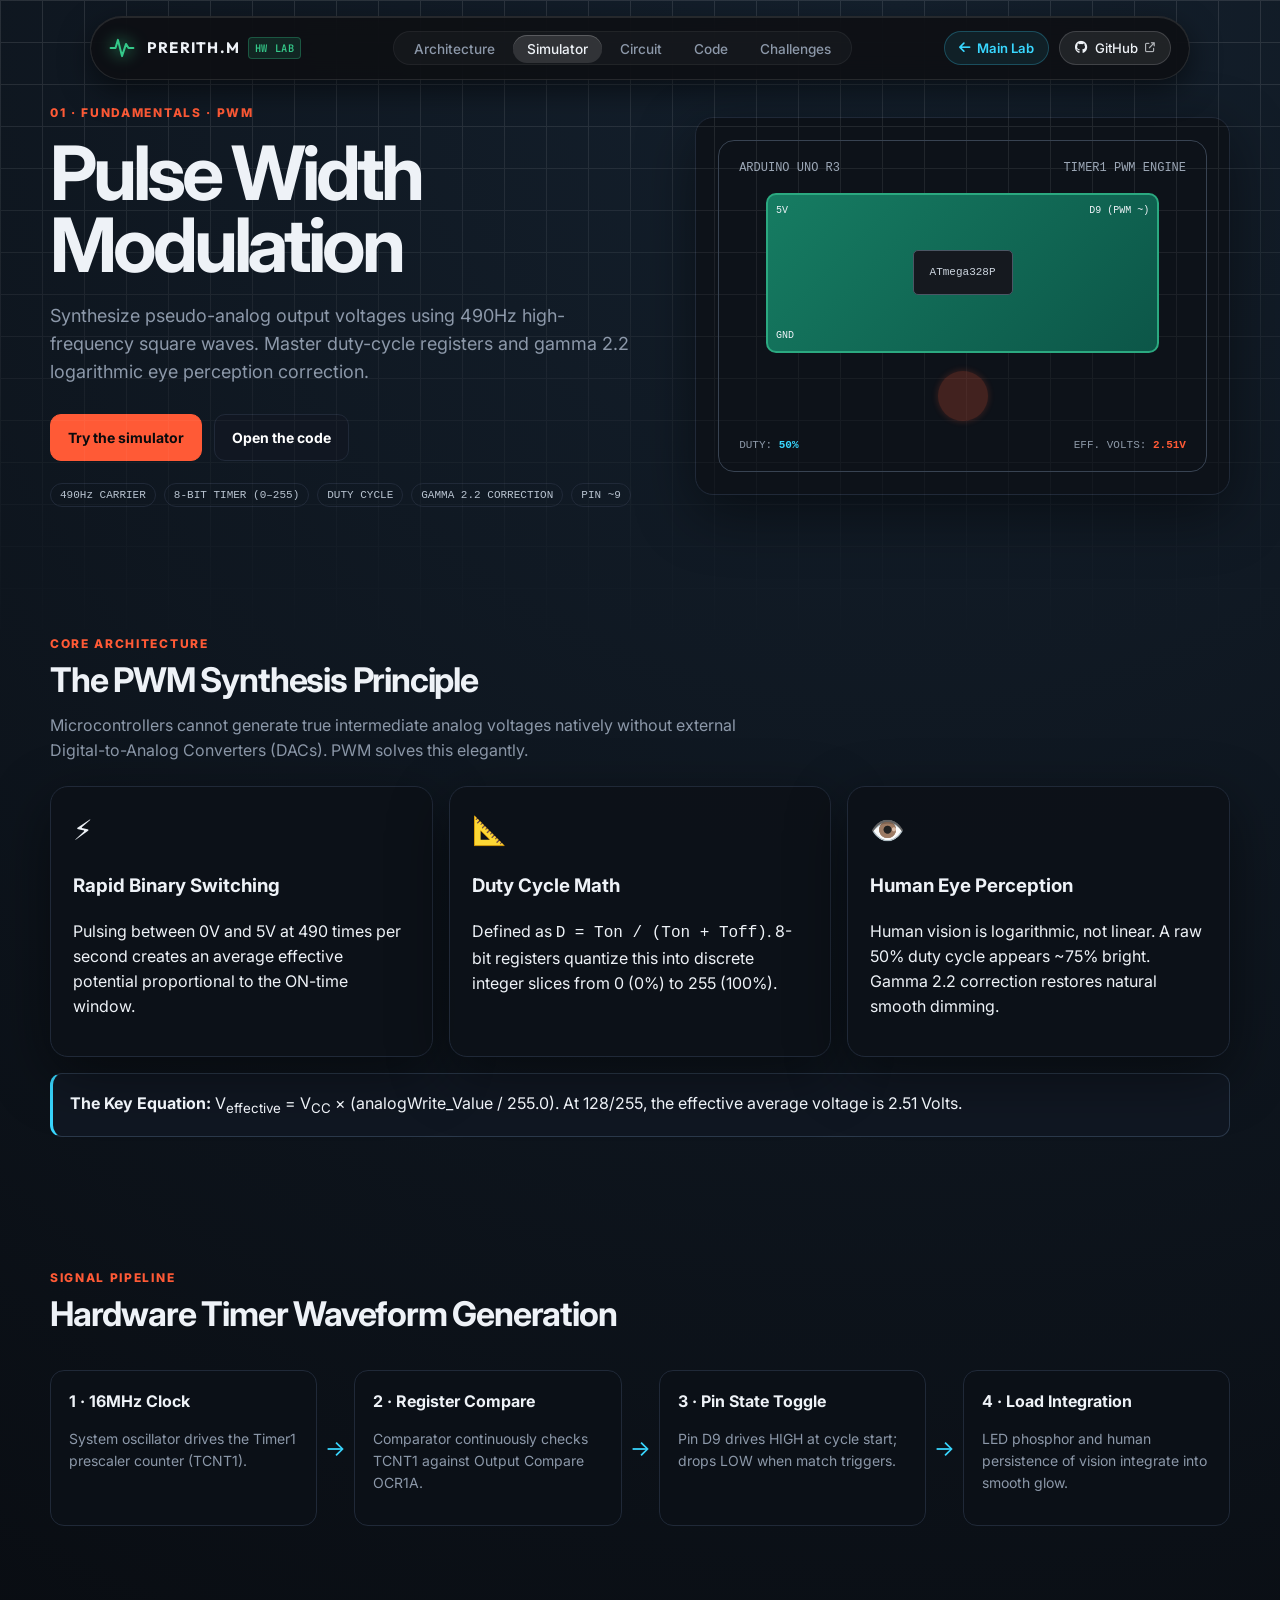
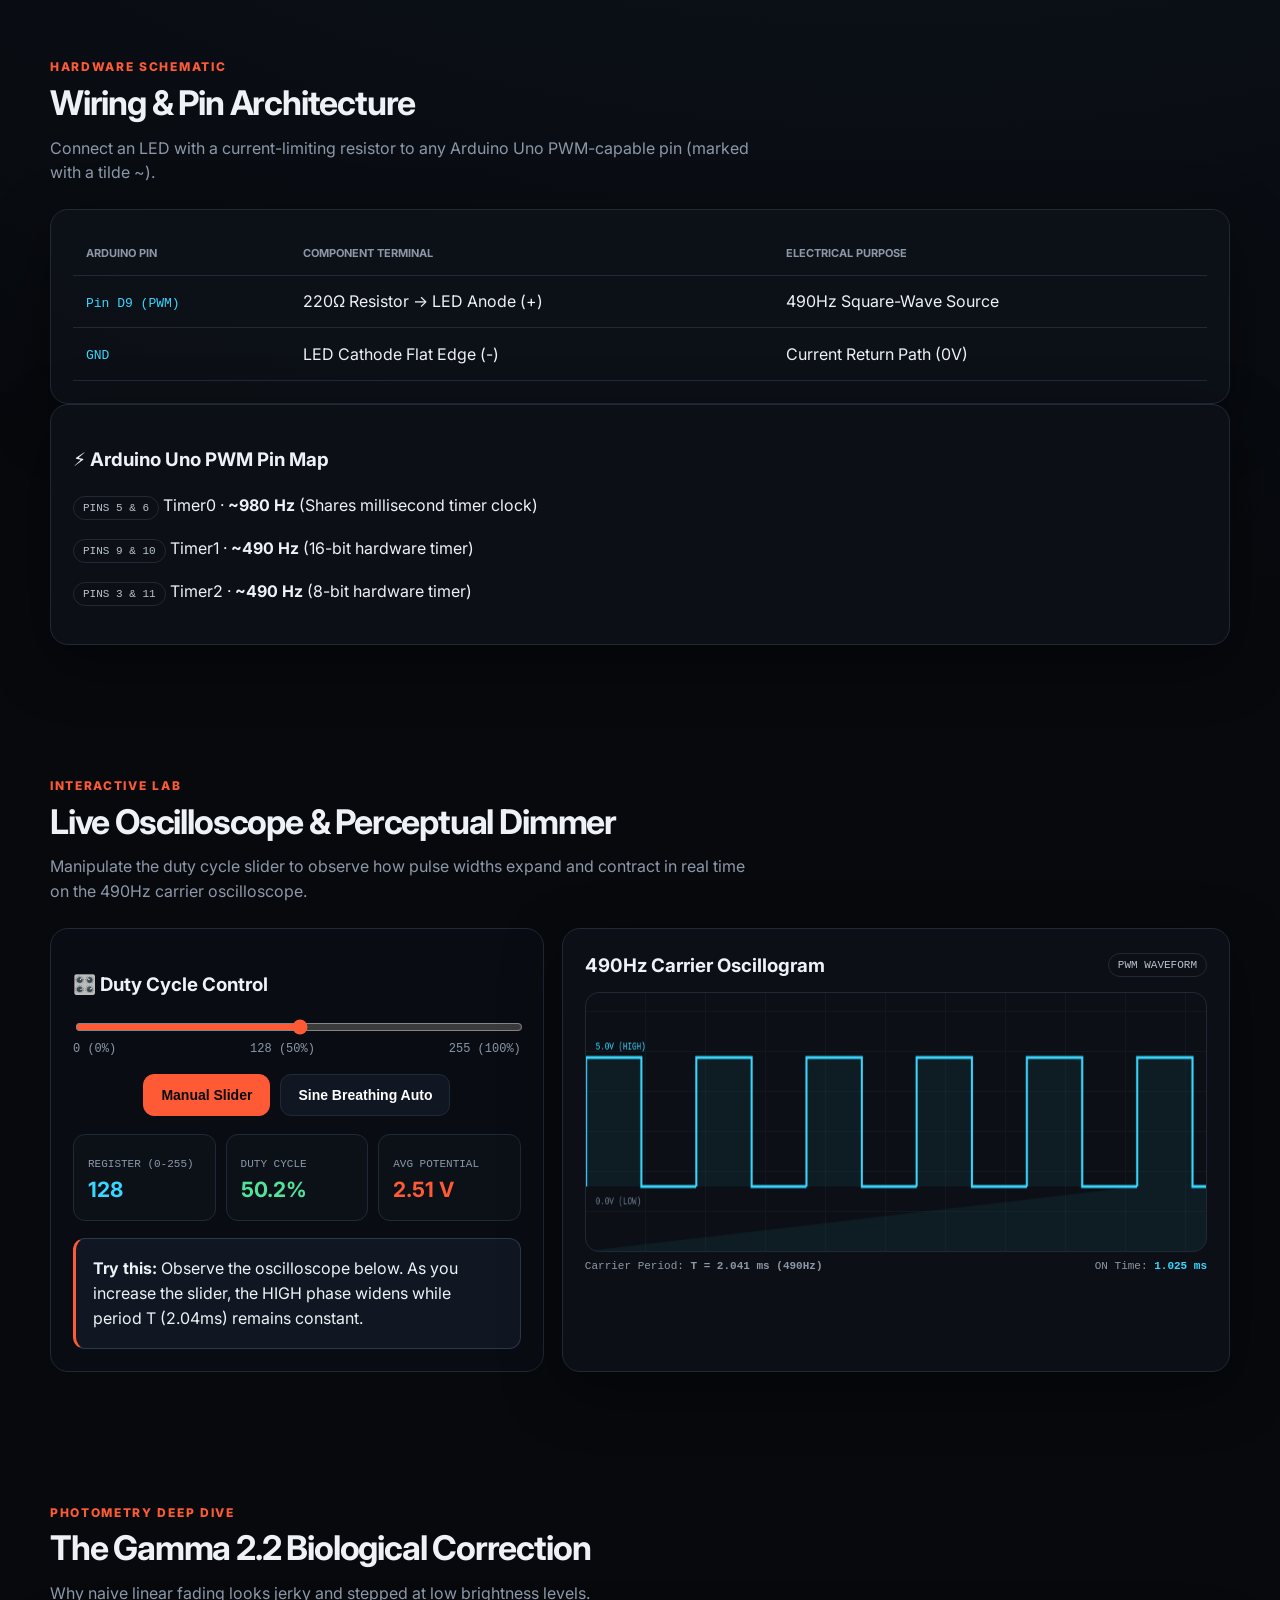
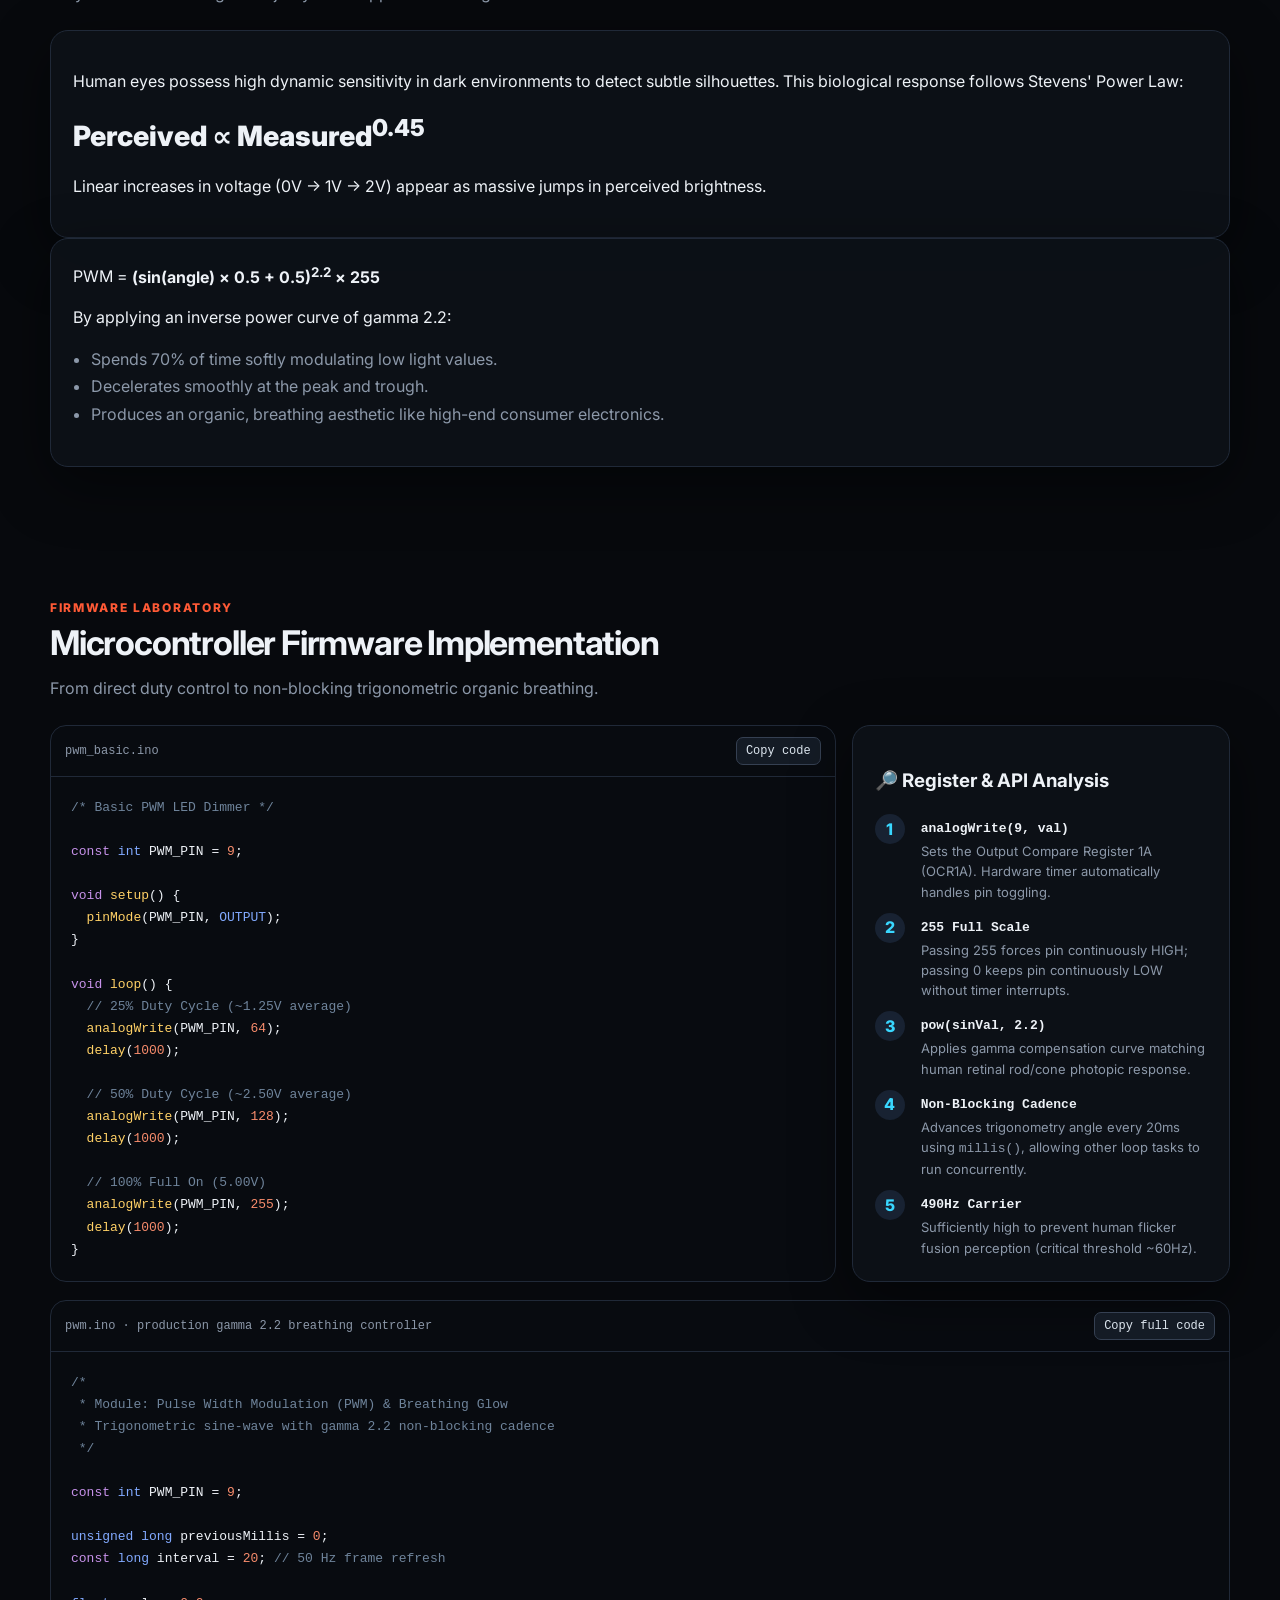
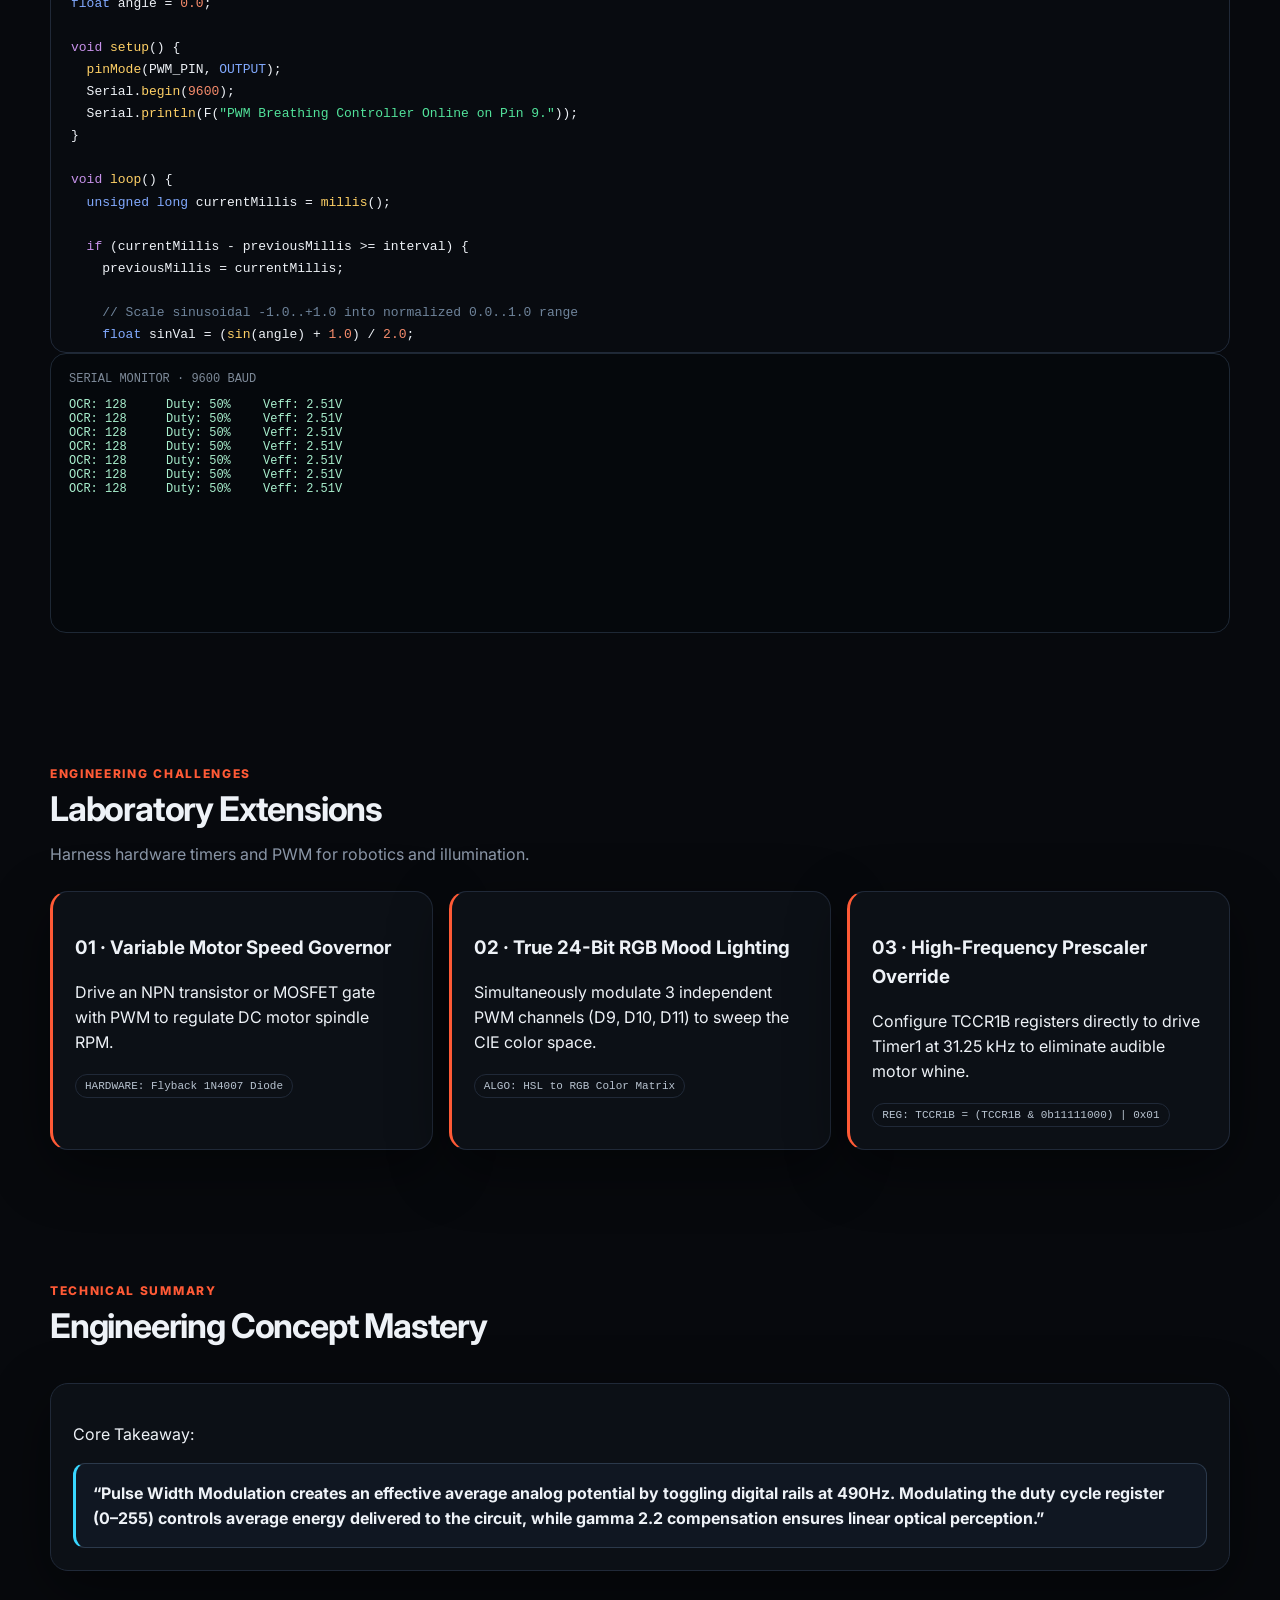
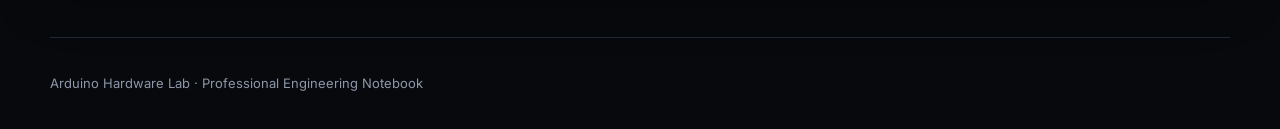
<file: 01-Fundamentals/PWM/index.html>
<!DOCTYPE html>
<html lang="en">

<head>
  <meta charset="UTF-8">
  <meta name="viewport" content="width=device-width,initial-scale=1.0">
  <title>Pulse Width Modulation (PWM) & Dimming — Arduino Hardware Lab</title>
  <meta name="description"
    content="Synthesize pseudo-analog voltages with 490Hz square waves, duty-cycle registers, and gamma 2.2 human eye perception correction.">
  <!-- Fonts & Icons matching main website -->
  <link rel=preconnect href="https://fonts.googleapis.com">
  <link rel=preconnect href="https://fonts.gstatic.com" crossorigin>
  <link
    href="https://fonts.googleapis.com/css2?family=Inter:wght@300;400;500;600;700&family=JetBrains+Mono:wght@400;500;600;700&family=Outfit:wght@600;700;800&display=swap"
    rel="stylesheet">
  <link rel="stylesheet" href="https://cdnjs.cloudflare.com/ajax/libs/font-awesome/6.4.0/css/all.min.css">
  <style>
    :root {
      --bg: #07090d;
      --panel: #0d1118;
      --panel2: #111722;
      --line: #202938;
      --text: #eef2f7;
      --muted: #8c98a9;
      --accent: #ff5a36;
      --cyan: #39d7ff;
      --green: #52e39b;
      --yellow: #ffd166;
      --purple: #c792ea;
      --blue: #82aaff;
      --red: #ff6b6b;
      --shadow: 0 18px 60px #0007
    }

    * {
      box-sizing: border-box
    }

    html {
      scroll-behavior: smooth
    }

    body {
      margin: 0;
      background: radial-gradient(circle at 70% 0%, #14202d 0, #07090d 34%), var(--bg);
      color: var(--text);
      font-family: Inter, ui-sans-serif, system-ui, -apple-system, "Segoe UI", sans-serif;
      line-height: 1.55
    }

    body:before {
      content: "";
      position: fixed;
      inset: 0;
      pointer-events: none;
      opacity: .11;
      background-image: linear-gradient(#fff 1px, transparent 1px), linear-gradient(90deg, #fff 1px, transparent 1px);
      background-size: 42px 42px;
      mask-image: linear-gradient(to bottom, black, transparent 75%)
    }

    .container {
      width: min(1180px, calc(100% - 40px));
      margin: auto
    }

    /* Floating Navbar matching Main Website */
    .navbar-wrapper {
      position: fixed;
      top: 16px;
      left: 0;
      right: 0;
      display: flex;
      justify-content: center;
      z-index: 100;
      padding: 0 20px;
    }

    .navbar {
      display: flex;
      align-items: center;
      justify-content: space-between;
      width: 100%;
      max-width: 1100px;
      height: 64px;
      padding: 0 18px;
      border-radius: 9999px;
      background: rgba(13, 15, 18, 0.85);
      border: 1px solid rgba(255, 255, 255, 0.1);
      box-shadow: 0 10px 30px rgba(0, 0, 0, 0.5), inset 0 1px 0 rgba(255, 255, 255, 0.1);
      backdrop-filter: blur(18px);
      -webkit-backdrop-filter: blur(18px);
    }

    .brand-logo {
      display: flex;
      align-items: center;
      gap: 12px;
      text-decoration: none;
    }

    .pulse-icon {
      width: 26px;
      height: 26px;
      filter: drop-shadow(0 0 8px #35C98A);
    }

    .brand-text {
      display: flex;
      align-items: center;
      gap: 8px;
    }

    .brand-name {
      font-weight: 700;
      font-size: 0.95rem;
      letter-spacing: 0.08em;
      font-family: 'Outfit', sans-serif;
      color: #eef2f7;
    }

    .brand-badge {
      font-family: 'JetBrains Mono', monospace;
      font-size: 0.65rem;
      padding: 2px 6px;
      border-radius: 4px;
      background: rgba(53, 201, 138, 0.12);
      color: #35C98A;
      border: 1px solid rgba(53, 201, 138, 0.3);
      font-weight: 600;
      letter-spacing: 0.05em;
    }

    .nav-links {
      display: flex;
      list-style: none;
      gap: 4px;
      background: rgba(255, 255, 255, 0.03);
      padding: 4px 6px;
      border-radius: 9999px;
      border: 1px solid rgba(255, 255, 255, 0.05);
      margin: 0;
    }

    .nav-link {
      font-size: 0.85rem;
      font-weight: 500;
      color: #8c98a9;
      padding: 6px 14px;
      border-radius: 9999px;
      text-decoration: none;
      transition: all 0.15s ease;
    }

    .nav-link:hover {
      color: #eef2f7;
      background: rgba(255, 255, 255, 0.08);
    }

    .nav-link.active {
      color: #eef2f7;
      background: rgba(255, 255, 255, 0.12);
      box-shadow: inset 0 1px 0 rgba(255, 255, 255, 0.2);
    }

    .nav-actions {
      display: flex;
      align-items: center;
      gap: 10px;
    }

    .nav-back-btn {
      display: inline-flex;
      align-items: center;
      gap: 7px;
      color: var(--cyan);
      background: rgba(57, 215, 255, 0.08);
      border: 1px solid rgba(57, 215, 255, 0.25);
      padding: 6px 14px;
      border-radius: 9999px;
      font-size: 0.82rem;
      text-decoration: none;
      font-weight: 600;
      transition: all 0.15s ease;
    }

    .nav-back-btn:hover {
      background: rgba(57, 215, 255, 0.16);
      border-color: rgba(57, 215, 255, 0.45);
      transform: translateY(-1px);
    }

    .btn-github-nav {
      display: inline-flex;
      align-items: center;
      gap: 7px;
      background: rgba(255, 255, 255, 0.08);
      border: 1px solid rgba(255, 255, 255, 0.15);
      color: #eef2f7;
      padding: 6px 15px;
      border-radius: 9999px;
      font-size: 0.82rem;
      font-weight: 500;
      text-decoration: none;
      transition: all 0.15s ease;
    }

    .btn-github-nav:hover {
      background: rgba(255, 255, 255, 0.15);
      border-color: rgba(255, 255, 255, 0.3);
      transform: translateY(-1px);
    }

    @media (max-width: 860px) {
      .nav-links {
        display: none;
      }
    }

    .hero {
      padding: 104px 0 62px;
      display: grid;
      grid-template-columns: 1.05fr .95fr;
      gap: 54px;
      align-items: center
    }

    .eyebrow {
      color: var(--accent);
      font-size: 12px;
      font-weight: 800;
      letter-spacing: .14em;
      text-transform: uppercase
    }

    .hero h1 {
      font-size: clamp(43px, 6vw, 75px);
      line-height: .97;
      letter-spacing: -.055em;
      margin: 14px 0 20px
    }

    .hero p {
      font-size: 18px;
      color: var(--muted);
      max-width: 650px
    }

    .buttons {
      display: flex;
      gap: 12px;
      margin-top: 28px;
      flex-wrap: wrap
    }

    .btn {
      border: 1px solid var(--line);
      background: #111722;
      color: #fff;
      padding: 12px 17px;
      border-radius: 11px;
      font-weight: 700;
      cursor: pointer;
      text-decoration: none;
      display: inline-flex;
      align-items: center;
      gap: 8px;
      font-size: 14px
    }

    .btn.primary {
      background: var(--accent);
      border-color: var(--accent);
      color: #090a0c
    }

    .btn:hover {
      transform: translateY(-1px)
    }

    .hero-card,
    .card {
      background: rgba(13, 17, 24, .9);
      border: 1px solid var(--line);
      border-radius: 18px;
      padding: 22px;
      box-shadow: var(--shadow)
    }

    .arduino {
      border: 1px solid #384352;
      border-radius: 16px;
      padding: 20px;
      position: relative;
      overflow: hidden
    }

    .boardtop {
      display: flex;
      justify-content: space-between;
      color: #9ca7b6;
      font: 12px monospace
    }

    .board {
      margin: 18px auto;
      width: 88%;
      height: 160px;
      border-radius: 10px;
      background: linear-gradient(135deg, #167c62, #0c5648);
      border: 2px solid #2ba980;
      position: relative
    }

    .chip {
      position: absolute;
      width: 100px;
      height: 45px;
      left: 50%;
      top: 55px;
      transform: translateX(-50%);
      background: #15191f;
      border: 1px solid #4b5664;
      border-radius: 5px;
      display: grid;
      place-items: center;
      font: 11px monospace;
      color: #cdd5df
    }

    .pin {
      position: absolute;
      font: 10px monospace
    }

    .p5 {
      left: 8px;
      top: 10px
    }

    .d9 {
      right: 8px;
      top: 10px
    }

    .gnd {
      left: 8px;
      bottom: 10px
    }

    .pwm-led-preview {
      width: 50px;
      height: 50px;
      border-radius: 50%;
      background: #ff5a36;
      margin: 18px auto;
      transition: box-shadow .05s, opacity .05s;
      box-shadow: 0 0 30px #ff5a36
    }

    section {
      padding: 66px 0
    }

    .section-head {
      display: flex;
      justify-content: space-between;
      gap: 20px;
      align-items: end;
      margin-bottom: 24px
    }

    h2 {
      font-size: 34px;
      letter-spacing: -.035em;
      margin: 0 0 6px
    }

    .lead {
      color: var(--muted);
      max-width: 700px;
      margin: 0
    }

    .grid {
      display: grid;
      gap: 16px
    }

    .three {
      grid-template-columns: repeat(3, 1fr)
    }

    .two {
      grid-template-columns: repeat(2, 1fr)
    }

    .flow {
      display: flex;
      align-items: stretch;
      gap: 8px;
      flex-wrap: wrap
    }

    .node {
      flex: 1;
      min-width: 160px;
      padding: 18px;
      background: #0b1017;
      border: 1px solid var(--line);
      border-radius: 14px
    }

    .arrow {
      display: grid;
      place-items: center;
      color: var(--cyan);
      font-size: 22px
    }

    .node p {
      color: var(--muted);
      font-size: 14px
    }

    .icon {
      font-size: 28px
    }

    .simple {
      font-size: 16px
    }

    .callout {
      background: #101722;
      border: 1px solid #2b394b;
      border-left: 3px solid var(--cyan);
      padding: 17px;
      border-radius: 12px
    }

    .callout.orange {
      border-left-color: var(--accent)
    }

    .callout.green {
      border-left-color: var(--green)
    }

    table {
      width: 100%;
      border-collapse: collapse
    }

    th,
    td {
      text-align: left;
      padding: 13px;
      border-bottom: 1px solid var(--line)
    }

    th {
      font-size: 11px;
      text-transform: uppercase;
      color: var(--muted)
    }

    td code {
      color: var(--cyan)
    }

    .sim {
      display: grid;
      grid-template-columns: .85fr 1.15fr;
      gap: 18px
    }

    .control {
      background: #090d13;
      border: 1px solid var(--line);
      border-radius: 18px;
      padding: 22px
    }

    .range {
      width: 100%;
      accent-color: var(--accent);
      cursor: pointer
    }

    .scale {
      display: flex;
      justify-content: space-between;
      color: var(--muted);
      font: 12px monospace
    }

    .readout {
      display: grid;
      grid-template-columns: repeat(3, 1fr);
      gap: 10px;
      margin-top: 18px
    }

    .read {
      padding: 14px;
      border: 1px solid var(--line);
      border-radius: 12px;
      background: #0c1118
    }

    .read span {
      font: 11px monospace;
      color: var(--muted)
    }

    .read b {
      font-size: 21px;
      display: block
    }

    .chart {
      height: 260px;
      background: repeating-linear-gradient(0deg, transparent 0 39px, #18202b 40px), repeating-linear-gradient(90deg, transparent 0 59px, #18202b 60px);
      border: 1px solid var(--line);
      border-radius: 14px;
      overflow: hidden
    }

    .chart canvas {
      width: 100%;
      height: 100%
    }

    .code-layout {
      display: grid;
      grid-template-columns: 1.35fr .65fr;
      gap: 16px
    }

    .code {
      background: #080b10;
      border: 1px solid var(--line);
      border-radius: 16px;
      overflow: hidden
    }

    .codebar {
      padding: 11px 14px;
      border-bottom: 1px solid var(--line);
      display: flex;
      justify-content: space-between;
      align-items: center;
      color: var(--muted);
      font: 12px monospace
    }

    .copy {
      border: 1px solid #354052;
      background: #141b25;
      color: #dce5ee;
      padding: 6px 9px;
      border-radius: 7px;
      cursor: pointer;
      font: 12px monospace
    }

    .copy:hover {
      border-color: var(--cyan)
    }

    .code pre {
      margin: 0;
      padding: 20px;
      overflow: auto;
      font-size: 13px;
      line-height: 1.7;
      max-height: 600px
    }

    .kw {
      color: var(--purple)
    }

    .type {
      color: var(--blue)
    }

    .fn {
      color: var(--yellow)
    }

    .num {
      color: #f78c6c
    }

    .str {
      color: var(--green)
    }

    .comment {
      color: #6f849b
    }

    .var {
      color: #f8f8f2
    }

    .serial {
      background: #05080c;
      border: 1px solid #1e2835;
      border-radius: 16px;
      padding: 18px;
      font: 12px monospace;
      min-height: 280px;
      color: #a9f0ce;
      overflow: hidden
    }

    .serial .head {
      color: #7d8998;
      margin-bottom: 12px
    }

    .serialline {
      display: grid;
      grid-template-columns: 85px 85px 1fr;
      gap: 12px
    }

    .explain-list {
      display: grid;
      gap: 11px
    }

    .explain-row {
      display: grid;
      grid-template-columns: 35px 1fr;
      gap: 11px
    }

    .explain-row .n {
      width: 30px;
      height: 30px;
      border-radius: 50%;
      background: #182232;
      color: var(--cyan);
      display: grid;
      place-items: center;
      font-weight: 800
    }

    .explain-row p {
      margin: 2px 0 0;
      color: var(--muted);
      font-size: 13px
    }

    .challenge {
      border-left: 3px solid var(--accent)
    }

    .tag {
      display: inline-block;
      border: 1px solid var(--line);
      border-radius: 999px;
      padding: 5px 9px;
      color: #b8c3d0;
      font: 11px monospace
    }

    .footer {
      border-top: 1px solid var(--line);
      padding: 35px 0;
      color: var(--muted);
      font-size: 13px
    }

    @media(max-width:850px) {

      .hero,
      .sim,
      .two,
      .three,
      .code-layout {
        grid-template-columns: 1fr
      }

      .links {
        display: none
      }

      .readout {
        grid-template-columns: 1fr
      }

      .hero {
        padding-top: 96px
      }
    }
  </style>
</head>

<body>
  <!-- Floating Island Header matching main website -->
  <header class="navbar-wrapper">
    <nav class="navbar">
      <a href="../../docs/index.html" class="brand-logo">
        <svg class="pulse-icon" viewBox="0 0 32 32" fill="none" xmlns="http://www.w3.org/2000/svg">
          <path d="M2 16H8L11 6L16 26L21 11L24 16H30" stroke="#35C98A" stroke-width="2.5" stroke-linecap="round"
            stroke-linejoin="round" />
        </svg>
        <div class="brand-text">
          <span class="brand-name">PRERITH.M</span>
          <span class="brand-badge">HW LAB</span>
        </div>
      </a>

      <ul class="nav-links">
        <li><a href="#idea" class="nav-link">Architecture</a></li>
        <li><a href="#simulator" class="nav-link active">Simulator</a></li>
        <li><a href="#circuit" class="nav-link">Circuit</a></li>
        <li><a href="#code" class="nav-link">Code</a></li>
        <li><a href="#challenges" class="nav-link">Challenges</a></li>
      </ul>

      <div class="nav-actions">
        <a href="../../docs/index.html" class="nav-back-btn">
          <i class="fa-solid fa-arrow-left"></i>
          <span>Main Lab</span>
        </a>
        <a href="https://github.com/PrerithM/Arduino-Projects/tree/main/01-Fundamentals/PWM" target="_blank"
          rel="noopener noreferrer" class="btn-github-nav">
          <i class="fa-brands fa-github"></i>
          <span>GitHub</span>
          <i class="fa-solid fa-arrow-up-right-from-square" style="font-size: 0.65rem; opacity: 0.7;"></i>
        </a>
      </div>
    </nav>
  </header>

  <main>
    <div class="container">
      <section class="hero">
        <div>
          <div class="eyebrow">01 · Fundamentals &middot; PWM</div>
          <h1>Pulse Width Modulation</h1>
          <p>Synthesize pseudo-analog output voltages using 490Hz high-frequency square waves. Master duty-cycle
            registers and gamma 2.2 logarithmic eye perception correction.</p>
          <div class="buttons"><a class="btn primary" href="#simulator">Try the simulator</a><a class="btn"
              href="#code">Open the code</a></div>
          <div style="display:flex;gap:8px;flex-wrap:wrap;margin-top:22px"><span class="tag">490Hz CARRIER</span><span
              class="tag">8-BIT TIMER (0–255)</span><span class="tag">DUTY CYCLE</span><span class="tag">GAMMA 2.2
              CORRECTION</span><span class="tag">PIN ~9</span></div>
        </div>
        <div class="hero-card">
          <div class="arduino">
            <div class="boardtop"><span>ARDUINO UNO R3</span><span>TIMER1 PWM ENGINE</span></div>
            <div class="board"><span class="pin p5">5V</span><span class="pin d9">D9 (PWM ~)</span><span
                class="pin gnd">GND</span>
              <div class="chip">ATmega328P</div>
            </div>
            <div class="pwm-led-preview" id="heroPwmLight"></div>
            <div style="display:flex;justify-content:space-between;margin-top:10px;color:#8d99a8;font:11px monospace">
              <span>DUTY: <b id="heroDutyText" style="color:var(--cyan)">50%</b></span><span>EFF. VOLTS: <b
                  id="heroVoltText" style="color:var(--accent)">2.50V</b></span>
            </div>
          </div>
        </div>
      </section>

      <section id="idea">
        <div class="section-head">
          <div>
            <div class="eyebrow">Core Architecture</div>
            <h2>The PWM Synthesis Principle</h2>
            <p class="lead">Microcontrollers cannot generate true intermediate analog voltages natively without external
              Digital-to-Analog Converters (DACs). PWM solves this elegantly.</p>
          </div>
        </div>
        <div class="three grid">
          <div class="card">
            <div class="icon">⚡</div>
            <h3>Rapid Binary Switching</h3>
            <p class="simple muted">Pulsing between 0V and 5V at 490 times per second creates an average effective
              potential proportional to the ON-time window.</p>
          </div>
          <div class="card">
            <div class="icon">📐</div>
            <h3>Duty Cycle Math</h3>
            <p class="simple muted">Defined as <code>D = Ton / (Ton + Toff)</code>. 8-bit registers quantize this into
              discrete integer slices from 0 (0%) to 255 (100%).</p>
          </div>
          <div class="card">
            <div class="icon">👁️</div>
            <h3>Human Eye Perception</h3>
            <p class="simple muted">Human vision is logarithmic, not linear. A raw 50% duty cycle appears ~75% bright.
              Gamma 2.2 correction restores natural smooth dimming.</p>
          </div>
        </div>
        <div class="callout" style="margin-top:16px"><b>The Key Equation:</b> V<sub>effective</sub> = V<sub>CC</sub>
          &times; (analogWrite_Value / 255.0). At 128/255, the effective average voltage is 2.51 Volts.</div>
      </section>

      <section>
        <div class="section-head">
          <div>
            <div class="eyebrow">Signal Pipeline</div>
            <h2>Hardware Timer Waveform Generation</h2>
          </div>
        </div>
        <div class="flow">
          <div class="node"><b>1 &middot; 16MHz Clock</b>
            <p>System oscillator drives the Timer1 prescaler counter (TCNT1).</p>
          </div>
          <div class="arrow">&rarr;</div>
          <div class="node"><b>2 &middot; Register Compare</b>
            <p>Comparator continuously checks TCNT1 against Output Compare OCR1A.</p>
          </div>
          <div class="arrow">&rarr;</div>
          <div class="node"><b>3 &middot; Pin State Toggle</b>
            <p>Pin D9 drives HIGH at cycle start; drops LOW when match triggers.</p>
          </div>
          <div class="arrow">&rarr;</div>
          <div class="node"><b>4 &middot; Load Integration</b>
            <p>LED phosphor and human persistence of vision integrate into smooth glow.</p>
          </div>
        </div>
      </section>

      <section id="circuit">
        <div class="section-head">
          <div>
            <div class="eyebrow">Hardware Schematic</div>
            <h2>Wiring & Pin Architecture</h2>
            <p class="lead">Connect an LED with a current-limiting resistor to any Arduino Uno PWM-capable pin (marked
              with a tilde ~).</p>
          </div>
        </div>
        <div class="two">
          <div class="card">
            <table>
              <tr>
                <th>Arduino Pin</th>
                <th>Component Terminal</th>
                <th>Electrical Purpose</th>
              </tr>
              <tr>
                <td><code>Pin D9 (PWM)</code></td>
                <td>220&Omega; Resistor &rarr; LED Anode (+)</td>
                <td>490Hz Square-Wave Source</td>
              </tr>
              <tr>
                <td><code>GND</code></td>
                <td>LED Cathode Flat Edge (-)</td>
                <td>Current Return Path (0V)</td>
              </tr>
            </table>
          </div>
          <div class="card">
            <h3>⚡ Arduino Uno PWM Pin Map</h3>
            <p><span class="tag">PINS 5 &amp; 6</span> Timer0 &middot; <b>~980 Hz</b> (Shares millisecond timer clock)
            </p>
            <p><span class="tag">PINS 9 &amp; 10</span> Timer1 &middot; <b>~490 Hz</b> (16-bit hardware timer)</p>
            <p><span class="tag">PINS 3 &amp; 11</span> Timer2 &middot; <b>~490 Hz</b> (8-bit hardware timer)</p>
          </div>
        </div>
      </section>

      <section id="simulator">
        <div class="section-head">
          <div>
            <div class="eyebrow">Interactive Lab</div>
            <h2>Live Oscilloscope & Perceptual Dimmer</h2>
            <p class="lead">Manipulate the duty cycle slider to observe how pulse widths expand and contract in real
              time on the 490Hz carrier oscilloscope.</p>
          </div>
        </div>
        <div class="sim">
          <div class="control">
            <h3>🎛️ Duty Cycle Control</h3>
            <input id="pwmSlider" class="range" type="range" min="0" max="255" value="128">
            <div class="scale"><span>0 (0%)</span><span>128 (50%)</span><span>255 (100%)</span></div>
            <div style="display:flex;gap:10px;margin-top:18px;justify-content:center">
              <button class="btn primary" id="btnManual">Manual Slider</button>
              <button class="btn" id="btnBreathe">Sine Breathing Auto</button>
            </div>
            <div class="readout">
              <div class="read"><span>REGISTER (0-255)</span><b id="rawPwm" style="color:var(--cyan)">128</b></div>
              <div class="read"><span>DUTY CYCLE</span><b id="dutyPercent" style="color:var(--green)">50.2%</b></div>
              <div class="read"><span>AVG POTENTIAL</span><b id="avgVolt" style="color:var(--accent)">2.51 V</b></div>
            </div>
            <div class="callout orange" style="margin-top:17px;text-align:left"><b>Try this:</b> Observe the
              oscilloscope below. As you increase the slider, the HIGH phase widens while period T (2.04ms) remains
              constant.</div>
          </div>
          <div class="card">
            <div style="display:flex;justify-content:space-between;align-items:center;margin-bottom:12px">
              <h3 style="margin:0">490Hz Carrier Oscillogram</h3><span class="tag">PWM WAVEFORM</span>
            </div>
            <div class="chart"><canvas id="pwmCanvas" width="900" height="260"></canvas></div>
            <div
              style="display:flex;justify-content:space-between;margin-top:8px;font:11px monospace;color:var(--muted)">
              <span>Carrier Period: <b>T = 2.041 ms (490Hz)</b></span><span>ON Time: <b id="onTimeText"
                  style="color:var(--cyan)">1.025 ms</b></span>
            </div>
          </div>
        </div>
      </section>

      <section>
        <div class="section-head">
          <div>
            <div class="eyebrow">Photometry Deep Dive</div>
            <h2>The Gamma 2.2 Biological Correction</h2>
            <p class="lead">Why naive linear fading looks jerky and stepped at low brightness levels.</p>
          </div>
        </div>
        <div class="two">
          <div class="card simple">
            <p>Human eyes possess high dynamic sensitivity in dark environments to detect subtle silhouettes. This
              biological response follows Stevens' Power Law:</p>
            <div style="font-size:28px;font-weight:850">Perceived &prop; Measured<sup>0.45</sup></div>
            <p>Linear increases in voltage (0V &rarr; 1V &rarr; 2V) appear as massive jumps in perceived brightness.</p>
          </div>
          <div class="card">
            <div class="formula">PWM = <b>(sin(angle) &times; 0.5 + 0.5)<sup>2.2</sup> &times; 255</b></div>
            <p class="muted">By applying an inverse power curve of gamma 2.2:</p>
            <ul style="color:var(--muted);line-height:1.7;padding-left:18px">
              <li>Spends 70% of time softly modulating low light values.</li>
              <li>Decelerates smoothly at the peak and trough.</li>
              <li>Produces an organic, breathing aesthetic like high-end consumer electronics.</li>
            </ul>
          </div>
        </div>
      </section>

      <section id="code">
        <div class="section-head">
          <div>
            <div class="eyebrow">Firmware Laboratory</div>
            <h2>Microcontroller Firmware Implementation</h2>
            <p class="lead">From direct duty control to non-blocking trigonometric organic breathing.</p>
          </div>
        </div>
        <div class="code-layout">
          <div class="code">
            <div class="codebar"><span>pwm_basic.ino</span><button class="copy" onclick="copyBasic()">Copy code</button>
            </div>
            <pre id="basicCode"><span class="comment">/* Basic PWM LED Dimmer */</span>

<span class="kw">const</span> <span class="type">int</span> PWM_PIN = <span class="num">9</span>;

<span class="kw">void</span> <span class="fn">setup</span>() {
  <span class="fn">pinMode</span>(PWM_PIN, <span class="type">OUTPUT</span>);
}

<span class="kw">void</span> <span class="fn">loop</span>() {
  <span class="comment">// 25% Duty Cycle (~1.25V average)</span>
  <span class="fn">analogWrite</span>(PWM_PIN, <span class="num">64</span>);
  <span class="fn">delay</span>(<span class="num">1000</span>);

  <span class="comment">// 50% Duty Cycle (~2.50V average)</span>
  <span class="fn">analogWrite</span>(PWM_PIN, <span class="num">128</span>);
  <span class="fn">delay</span>(<span class="num">1000</span>);

  <span class="comment">// 100% Full On (5.00V)</span>
  <span class="fn">analogWrite</span>(PWM_PIN, <span class="num">255</span>);
  <span class="fn">delay</span>(<span class="num">1000</span>);
}</pre>
          </div>
          <div class="card">
            <h3>🔎 Register & API Analysis</h3>
            <div class="explain-list">
              <div class="explain-row">
                <div class="n">1</div>
                <div><b><code>analogWrite(9, val)</code></b>
                  <p>Sets the Output Compare Register 1A (OCR1A). Hardware timer automatically handles pin toggling.</p>
                </div>
              </div>
              <div class="explain-row">
                <div class="n">2</div>
                <div><b><code>255 Full Scale</code></b>
                  <p>Passing 255 forces pin continuously HIGH; passing 0 keeps pin continuously LOW without timer
                    interrupts.</p>
                </div>
              </div>
              <div class="explain-row">
                <div class="n">3</div>
                <div><b><code>pow(sinVal, 2.2)</code></b>
                  <p>Applies gamma compensation curve matching human retinal rod/cone photopic response.</p>
                </div>
              </div>
              <div class="explain-row">
                <div class="n">4</div>
                <div><b><code>Non-Blocking Cadence</code></b>
                  <p>Advances trigonometry angle every 20ms using <code>millis()</code>, allowing other loop tasks to
                    run concurrently.</p>
                </div>
              </div>
              <div class="explain-row">
                <div class="n">5</div>
                <div><b><code>490Hz Carrier</code></b>
                  <p>Sufficiently high to prevent human flicker fusion perception (critical threshold ~60Hz).</p>
                </div>
              </div>
            </div>
          </div>
        </div>

        <div style="margin-top:18px" class="two">
          <div class="code">
            <div class="codebar"><span>pwm.ino &middot; production gamma 2.2 breathing controller</span><button
                class="copy" onclick="copyFull()">Copy full code</button></div>
            <pre id="fullCode"><span class="comment">/*
 * Module: Pulse Width Modulation (PWM) &amp; Breathing Glow
 * Trigonometric sine-wave with gamma 2.2 non-blocking cadence
 */</span>

<span class="kw">const</span> <span class="type">int</span> PWM_PIN = <span class="num">9</span>;

<span class="type">unsigned long</span> previousMillis = <span class="num">0</span>;
<span class="kw">const</span> <span class="type">long</span> interval = <span class="num">20</span>; <span class="comment">// 50 Hz frame refresh</span>

<span class="type">float</span> angle = <span class="num">0.0</span>;

<span class="kw">void</span> <span class="fn">setup</span>() {
  <span class="fn">pinMode</span>(PWM_PIN, <span class="type">OUTPUT</span>);
  Serial.<span class="fn">begin</span>(<span class="num">9600</span>);
  Serial.<span class="fn">println</span>(F(<span class="str">"PWM Breathing Controller Online on Pin 9."</span>));
}

<span class="kw">void</span> <span class="fn">loop</span>() {
  <span class="type">unsigned long</span> currentMillis = <span class="fn">millis</span>();

  <span class="kw">if</span> (currentMillis - previousMillis &gt;= interval) {
    previousMillis = currentMillis;

    <span class="comment">// Scale sinusoidal -1.0..+1.0 into normalized 0.0..1.0 range</span>
    <span class="type">float</span> sinVal = (<span class="fn">sin</span>(angle) + <span class="num">1.0</span>) / <span class="num">2.0</span>;

    <span class="comment">// Gamma 2.2 perceptual scaling</span>
    <span class="type">int</span> brightness = (<span class="type">int</span>)(<span class="fn">pow</span>(sinVal, <span class="num">2.2</span>) * <span class="num">255.0</span>);

    <span class="fn">analogWrite</span>(PWM_PIN, brightness);

    angle += <span class="num">0.04</span>;
    <span class="kw">if</span> (angle &gt;= <span class="num">2</span> * PI) {
      angle = <span class="num">0.0</span>;
    }
  }
}</pre>
          </div>
          <div class="serial">
            <div class="head">SERIAL MONITOR &middot; 9600 BAUD</div>
            <div id="serialLines"></div>
          </div>
        </div>
      </section>

      <section id="challenges">
        <div class="section-head">
          <div>
            <div class="eyebrow">Engineering Challenges</div>
            <h2>Laboratory Extensions</h2>
            <p class="lead">Harness hardware timers and PWM for robotics and illumination.</p>
          </div>
        </div>
        <div class="three grid">
          <div class="card challenge">
            <h3>01 &middot; Variable Motor Speed Governor</h3>
            <p class="muted">Drive an NPN transistor or MOSFET gate with PWM to regulate DC motor spindle RPM.</p><span
              class="tag">HARDWARE: Flyback 1N4007 Diode</span>
          </div>
          <div class="card challenge">
            <h3>02 &middot; True 24-Bit RGB Mood Lighting</h3>
            <p class="muted">Simultaneously modulate 3 independent PWM channels (D9, D10, D11) to sweep the CIE color
              space.</p><span class="tag">ALGO: HSL to RGB Color Matrix</span>
          </div>
          <div class="card challenge">
            <h3>03 &middot; High-Frequency Prescaler Override</h3>
            <p class="muted">Configure TCCR1B registers directly to drive Timer1 at 31.25 kHz to eliminate audible motor
              whine.</p><span class="tag">REG: TCCR1B = (TCCR1B &amp; 0b11111000) | 0x01</span>
          </div>
        </div>
      </section>

      <section>
        <div class="section-head">
          <div>
            <div class="eyebrow">Technical Summary</div>
            <h2>Engineering Concept Mastery</h2>
          </div>
        </div>
        <div class="card simple">
          <p>Core Takeaway:</p>
          <div class="callout"><b>&ldquo;Pulse Width Modulation creates an effective average analog potential by
              toggling digital rails at 490Hz. Modulating the duty cycle register (0–255) controls average energy
              delivered to the circuit, while gamma 2.2 compensation ensures linear optical perception.&rdquo;</b></div>
        </div>
      </section>
    </div>
  </main>
  <footer>
    <div class="container footer">Arduino Hardware Lab &middot; Professional Engineering Notebook</div>
  </footer>

  <script>
    const pwmSlider = document.getElementById('pwmSlider'), rawPwm = document.getElementById('rawPwm'), dutyPercent = document.getElementById('dutyPercent'), avgVolt = document.getElementById('avgVolt'), heroPwmLight = document.getElementById('heroPwmLight'), heroDutyText = document.getElementById('heroDutyText'), heroVoltText = document.getElementById('heroVoltText'), onTimeText = document.getElementById('onTimeText'), btnManual = document.getElementById('btnManual'), btnBreathe = document.getElementById('btnBreathe'), serialLines = document.getElementById('serialLines'), canvas = document.getElementById('pwmCanvas'), ctx = canvas.getContext('2d');
    let autoBreathe = false, breatheAngle = 0;
    function logSerial(val, pct, v) { let line = document.createElement('div'); line.className = 'serialline'; line.innerHTML = `<span>OCR: ${val}</span><span>Duty: ${pct}%</span><span>Veff: ${v.toFixed(2)}V</span>`; serialLines.prepend(line); while (serialLines.children.length > 7) serialLines.lastChild.remove() }
    function updatePwm(val) { let duty = (val / 255) * 100, v = (val / 255) * 5.0, onTime = (val / 255) * 2.041; rawPwm.textContent = val; dutyPercent.textContent = duty.toFixed(1) + '%'; avgVolt.textContent = v.toFixed(2) + ' V'; heroDutyText.textContent = Math.round(duty) + '%'; heroVoltText.textContent = v.toFixed(2) + 'V'; onTimeText.textContent = onTime.toFixed(3) + ' ms'; let alpha = Math.max(0.05, Math.pow(val / 255, 2.2)); heroPwmLight.style.opacity = alpha; heroPwmLight.style.boxShadow = `0 0 ${alpha * 35}px #ff5a36` }
    pwmSlider.addEventListener('input', () => { autoBreathe = false; btnManual.className = 'btn primary'; btnBreathe.className = 'btn'; updatePwm(+pwmSlider.value) });
    btnManual.addEventListener('click', () => { autoBreathe = false; btnManual.className = 'btn primary'; btnBreathe.className = 'btn' });
    btnBreathe.addEventListener('click', () => { autoBreathe = true; btnBreathe.className = 'btn primary'; btnManual.className = 'btn' });
    setInterval(() => { if (autoBreathe) { breatheAngle += 0.05; let s = (Math.sin(breatheAngle) + 1) / 2; let val = Math.round(Math.pow(s, 2.2) * 255); pwmSlider.value = val; updatePwm(val) } let r = +pwmSlider.value; logSerial(r, Math.round((r / 255) * 100), (r / 255) * 5) }, 160);
    function drawWave() { let w = canvas.width, h = canvas.height; ctx.clearRect(0, 0, w, h); let duty = +pwmSlider.value / 255; let period = 160; ctx.strokeStyle = '#39d7ff'; ctx.lineWidth = 3; ctx.beginPath(); let x = 0; while (x < w) { let highW = period * duty, lowW = period * (1 - duty); let yHigh = h * 0.25, yLow = h * 0.75; ctx.moveTo(x, yLow); ctx.lineTo(x, yHigh); ctx.lineTo(x + highW, yHigh); ctx.lineTo(x + highW, yLow); ctx.lineTo(x + highW + lowW, yLow); x += period } ctx.stroke(); ctx.fillStyle = 'rgba(57,215,255,0.06)'; ctx.lineTo(w, h); ctx.lineTo(0, h); ctx.fill(); ctx.fillStyle = '#39d7ff'; ctx.font = '11px monospace'; ctx.fillText('5.0V (HIGH)', 14, h * 0.22); ctx.fillStyle = '#6c7b90'; ctx.fillText('0.0V (LOW)', 14, h * 0.82); requestAnimationFrame(drawWave) }
    requestAnimationFrame(drawWave); updatePwm(128);
    const basic = `/* Basic PWM LED Dimmer */\n\nconst int PWM_PIN = 9;\n\nvoid setup() {\n  pinMode(PWM_PIN, OUTPUT);\n}\n\nvoid loop() {\n  analogWrite(PWM_PIN, 64);   // 25%\n  delay(1000);\n  analogWrite(PWM_PIN, 128);  // 50%\n  delay(1000);\n  analogWrite(PWM_PIN, 255);  // 100%\n  delay(1000);\n}`;
    const full = `/*\n * Module: Pulse Width Modulation (PWM) & Breathing Glow\n * Trigonometric sine-wave with gamma 2.2 non-blocking cadence\n */\n\nconst int PWM_PIN = 9;\n\nunsigned long previousMillis = 0;\nconst long interval = 20;\nfloat angle = 0.0;\n\nvoid setup() {\n  pinMode(PWM_PIN, OUTPUT);\n  Serial.begin(9600);\n}\n\nvoid loop() {\n  unsigned long currentMillis = millis();\n  if (currentMillis - previousMillis >= interval) {\n    previousMillis = currentMillis;\n    float sinVal = (sin(angle) + 1.0) / 2.0;\n    int brightness = (int)(pow(sinVal, 2.2) * 255.0);\n    analogWrite(PWM_PIN, brightness);\n    angle += 0.04;\n    if (angle >= 2 * PI) angle = 0.0;\n  }\n}`;
    function copyText(t, b) { navigator.clipboard.writeText(t).then(() => { let old = b.textContent; b.textContent = 'Copied ✓'; setTimeout(() => b.textContent = old, 1200) }) }
    function copyBasic() { copyText(basic, event.target) } function copyFull() { copyText(full, event.target) }
  </script>
</body>

</html>
</file>
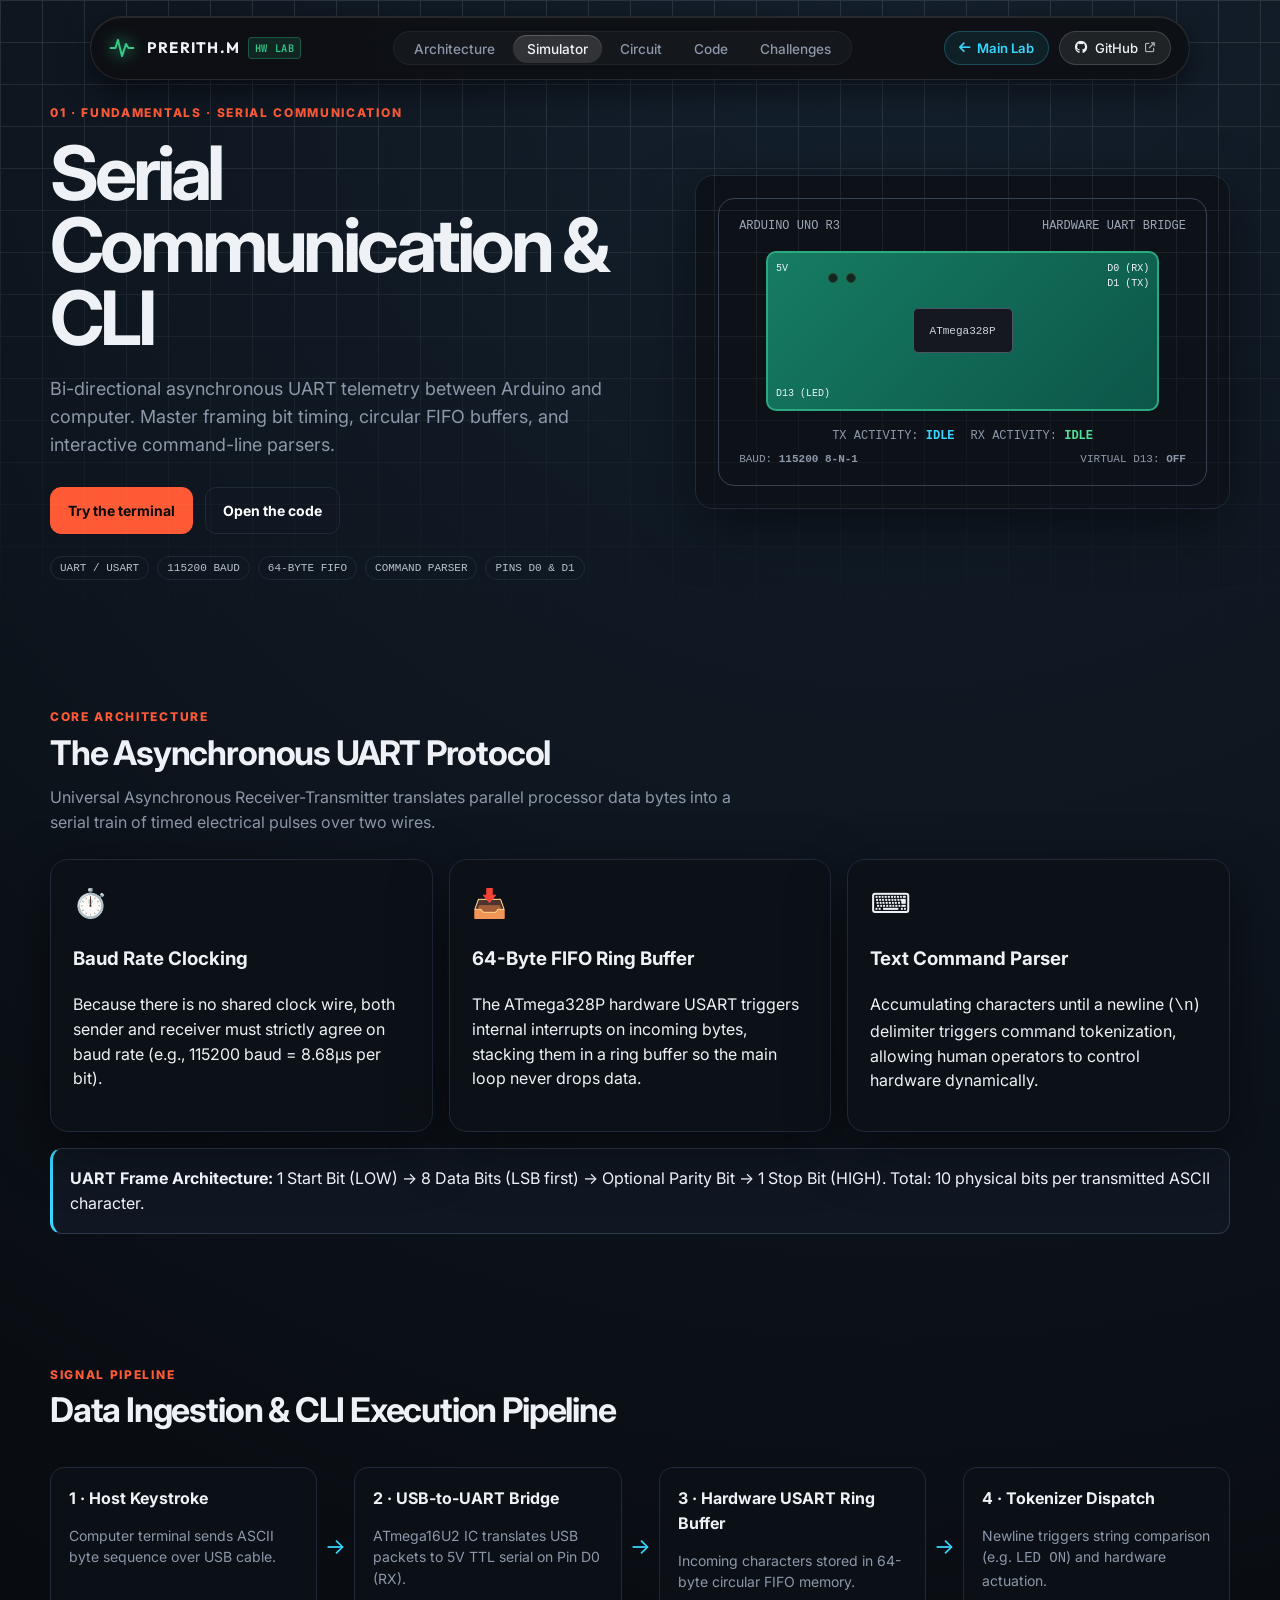
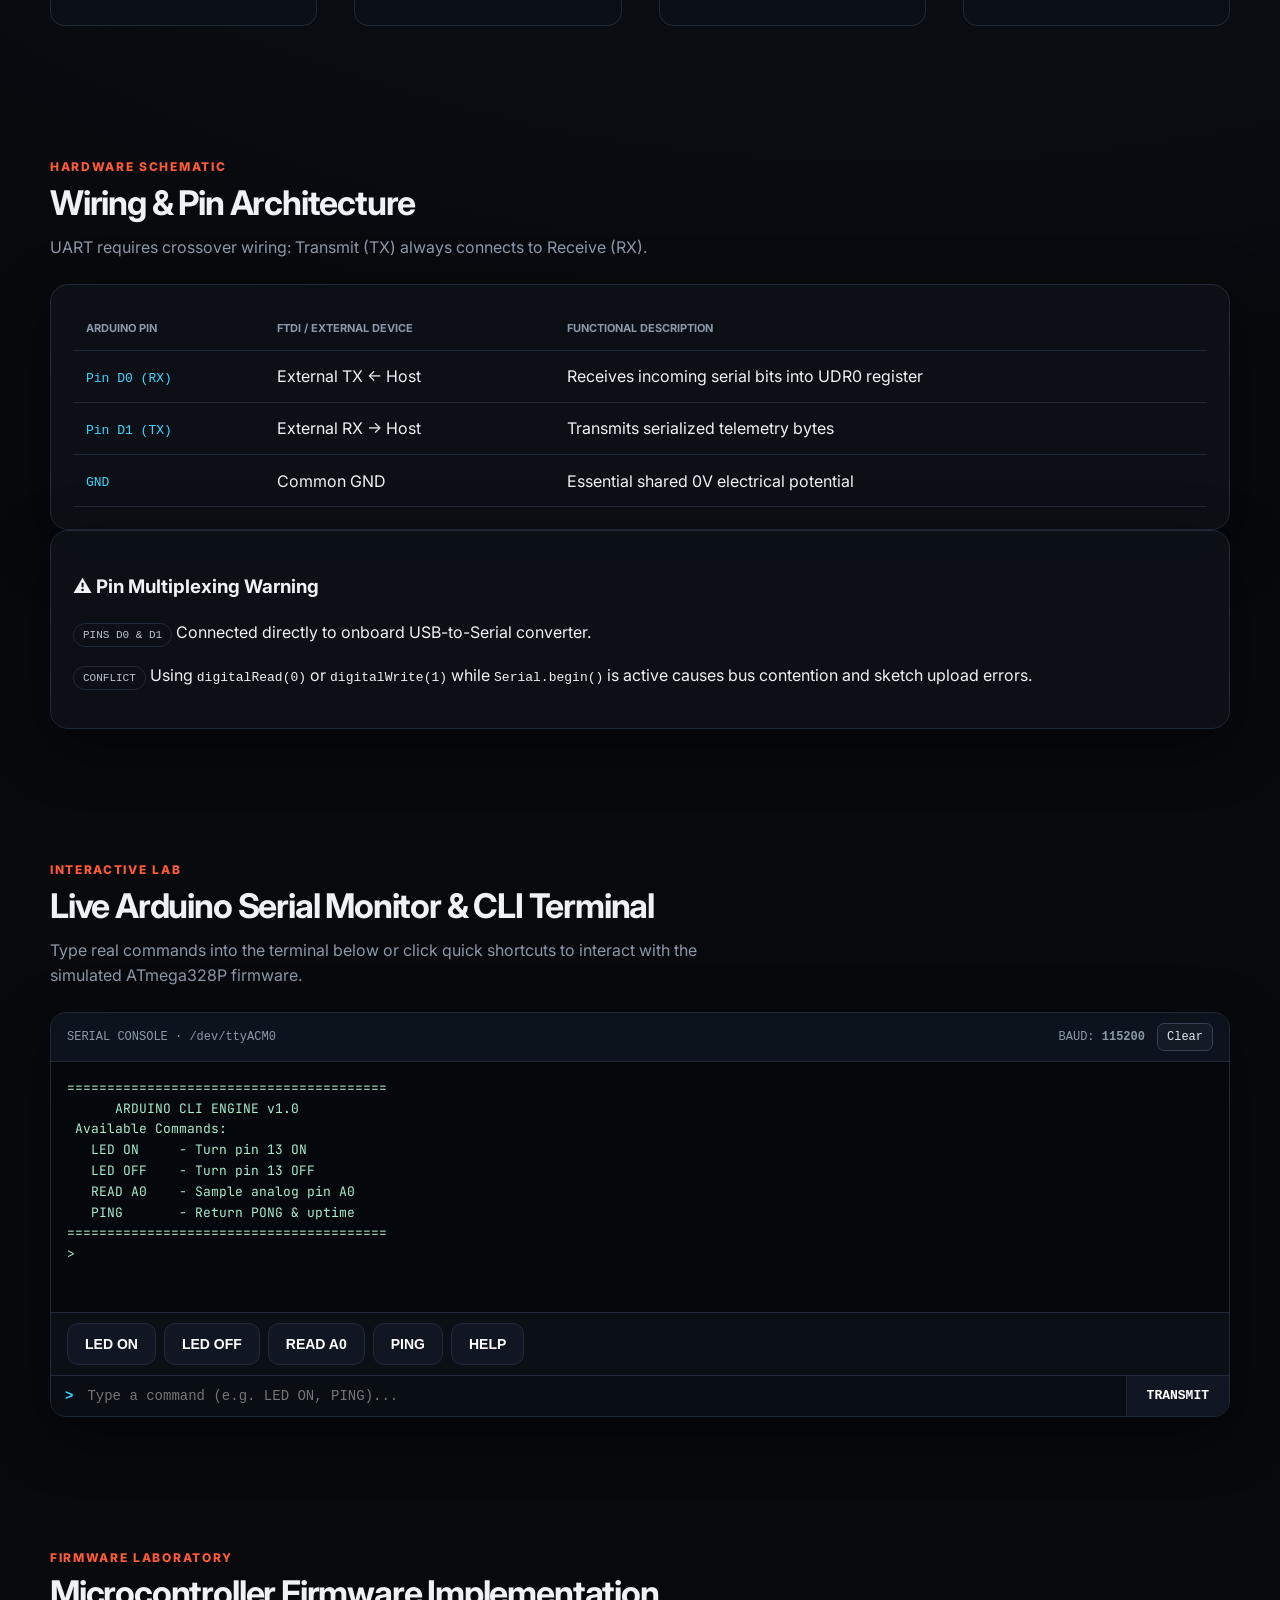
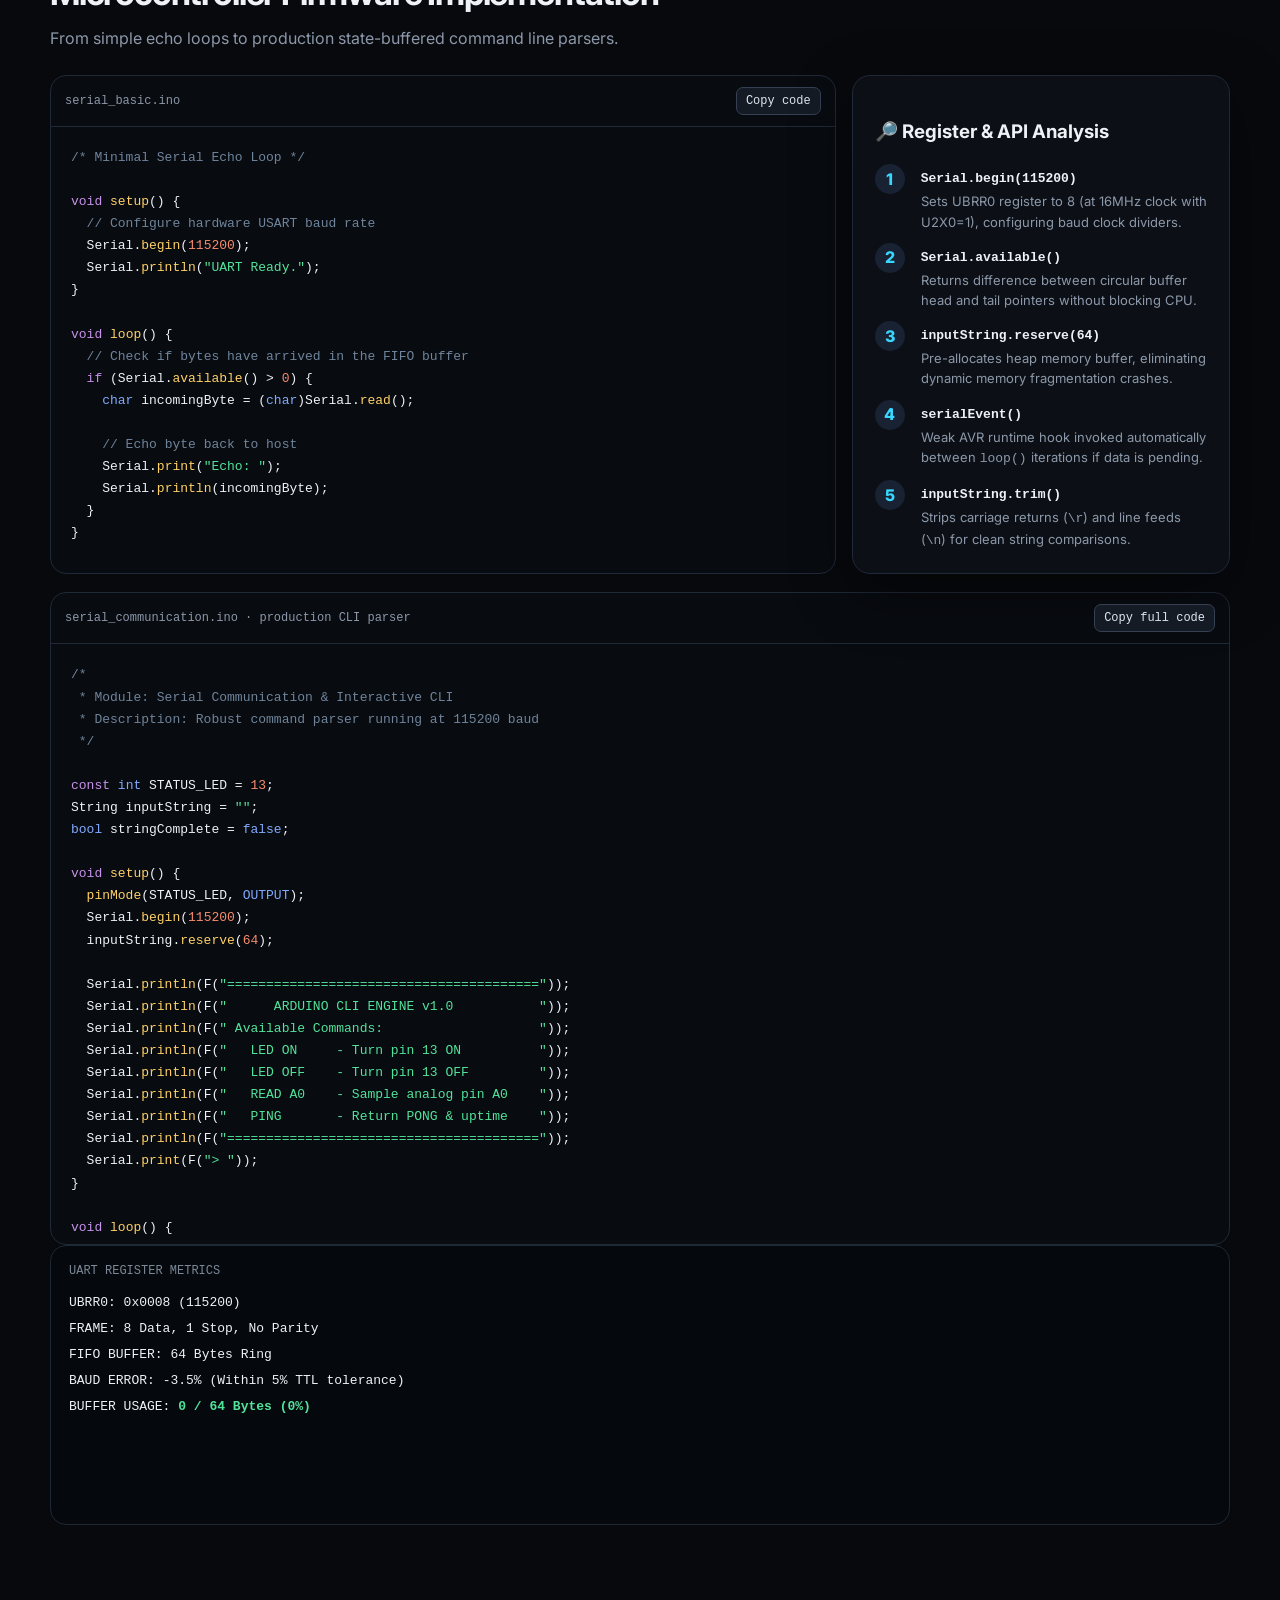
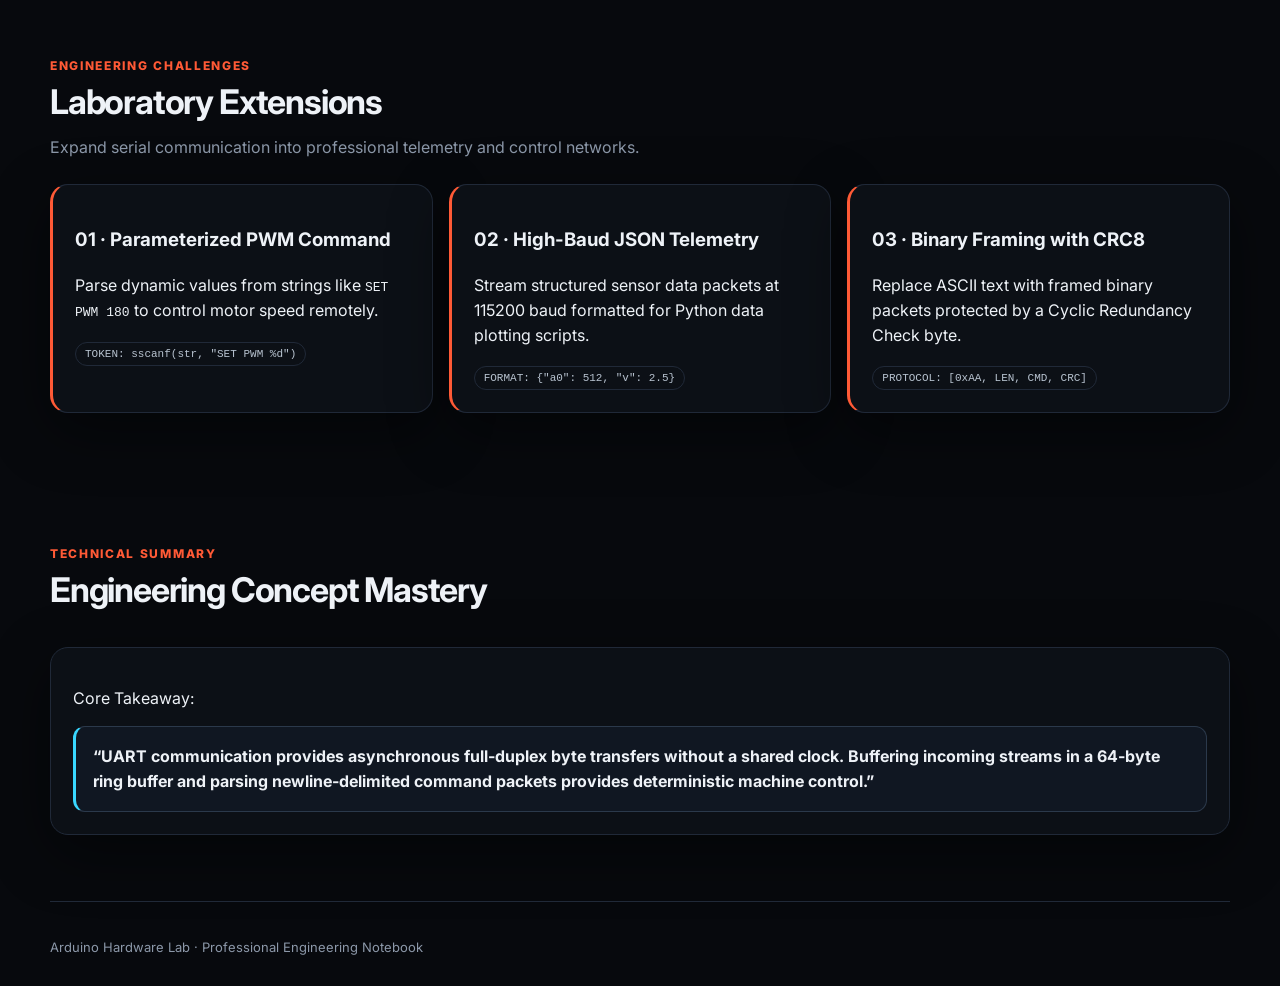
<file: 01-Fundamentals/Serial-Communication/index.html>
<!DOCTYPE html>
<html lang="en">

<head>
  <meta charset="UTF-8">
  <meta name="viewport" content="width=device-width,initial-scale=1.0">
  <title>Serial Communication & CLI — Arduino Hardware Lab</title>
  <!-- Fonts & Icons matching main website -->
  <link rel="preconnect" href="https://fonts.googleapis.com">
  <link rel="preconnect" href="https://fonts.gstatic.com" crossorigin>
  <link
    href="https://fonts.googleapis.com/css2?family=Inter:wght@300;400;500;600;700&family=JetBrains+Mono:wght@400;500;600;700&family=Outfit:wght@600;700;800&display=swap"
    rel="stylesheet">
  <link rel="stylesheet" href="https://cdnjs.cloudflare.com/ajax/libs/font-awesome/6.4.0/css/all.min.css">
  <style>
    :root {
      --bg: #07090d;
      --panel: #0d1118;
      --panel2: #111722;
      --line: #202938;
      --text: #eef2f7;
      --muted: #8c98a9;
      --accent: #ff5a36;
      --cyan: #39d7ff;
      --green: #52e39b;
      --yellow: #ffd166;
      --purple: #c792ea;
      --blue: #82aaff;
      --red: #ff6b6b;
      --shadow: 0 18px 60px #0007
    }

    * {
      box-sizing: border-box
    }

    html {
      scroll-behavior: smooth
    }

    body {
      margin: 0;
      background: radial-gradient(circle at 70% 0%, #14202d 0, #07090d 34%), var(--bg);
      color: var(--text);
      font-family: Inter, ui-sans-serif, system-ui, -apple-system, "Segoe UI", sans-serif;
      line-height: 1.55
    }

    body:before {
      content: "";
      position: fixed;
      inset: 0;
      pointer-events: none;
      opacity: .11;
      background-image: linear-gradient(#fff 1px, transparent 1px), linear-gradient(90deg, #fff 1px, transparent 1px);
      background-size: 42px 42px;
      mask-image: linear-gradient(to bottom, black, transparent 75%)
    }

    .container {
      width: min(1180px, calc(100% - 40px));
      margin: auto
    }

    /* Floating Navbar matching Main Website */
    .navbar-wrapper {
      position: fixed;
      top: 16px;
      left: 0;
      right: 0;
      display: flex;
      justify-content: center;
      z-index: 100;
      padding: 0 20px;
    }

    .navbar {
      display: flex;
      align-items: center;
      justify-content: space-between;
      width: 100%;
      max-width: 1100px;
      height: 64px;
      padding: 0 18px;
      border-radius: 9999px;
      background: rgba(13, 15, 18, 0.85);
      border: 1px solid rgba(255, 255, 255, 0.1);
      box-shadow: 0 10px 30px rgba(0, 0, 0, 0.5), inset 0 1px 0 rgba(255, 255, 255, 0.1);
      backdrop-filter: blur(18px);
      -webkit-backdrop-filter: blur(18px);
    }

    .brand-logo {
      display: flex;
      align-items: center;
      gap: 12px;
      text-decoration: none;
    }

    .pulse-icon {
      width: 26px;
      height: 26px;
      filter: drop-shadow(0 0 8px #35C98A);
    }

    .brand-text {
      display: flex;
      align-items: center;
      gap: 8px;
    }

    .brand-name {
      font-weight: 700;
      font-size: 0.95rem;
      letter-spacing: 0.08em;
      font-family: 'Outfit', sans-serif;
      color: #eef2f7;
    }

    .brand-badge {
      font-family: 'JetBrains Mono', monospace;
      font-size: 0.65rem;
      padding: 2px 6px;
      border-radius: 4px;
      background: rgba(53, 201, 138, 0.12);
      color: #35C98A;
      border: 1px solid rgba(53, 201, 138, 0.3);
      font-weight: 600;
      letter-spacing: 0.05em;
    }

    .nav-links {
      display: flex;
      list-style: none;
      gap: 4px;
      background: rgba(255, 255, 255, 0.03);
      padding: 4px 6px;
      border-radius: 9999px;
      border: 1px solid rgba(255, 255, 255, 0.05);
      margin: 0;
    }

    .nav-link {
      font-size: 0.85rem;
      font-weight: 500;
      color: #8c98a9;
      padding: 6px 14px;
      border-radius: 9999px;
      text-decoration: none;
      transition: all 0.15s ease;
    }

    .nav-link:hover {
      color: #eef2f7;
      background: rgba(255, 255, 255, 0.08);
    }

    .nav-link.active {
      color: #eef2f7;
      background: rgba(255, 255, 255, 0.12);
      box-shadow: inset 0 1px 0 rgba(255, 255, 255, 0.2);
    }

    .nav-actions {
      display: flex;
      align-items: center;
      gap: 10px;
    }

    .nav-back-btn {
      display: inline-flex;
      align-items: center;
      gap: 7px;
      color: var(--cyan);
      background: rgba(57, 215, 255, 0.08);
      border: 1px solid rgba(57, 215, 255, 0.25);
      padding: 6px 14px;
      border-radius: 9999px;
      font-size: 0.82rem;
      text-decoration: none;
      font-weight: 600;
      transition: all 0.15s ease;
    }

    .nav-back-btn:hover {
      background: rgba(57, 215, 255, 0.16);
      border-color: rgba(57, 215, 255, 0.45);
      transform: translateY(-1px);
    }

    .btn-github-nav {
      display: inline-flex;
      align-items: center;
      gap: 7px;
      background: rgba(255, 255, 255, 0.08);
      border: 1px solid rgba(255, 255, 255, 0.15);
      color: #eef2f7;
      padding: 6px 15px;
      border-radius: 9999px;
      font-size: 0.82rem;
      font-weight: 500;
      text-decoration: none;
      transition: all 0.15s ease;
    }

    .btn-github-nav:hover {
      background: rgba(255, 255, 255, 0.15);
      border-color: rgba(255, 255, 255, 0.3);
      transform: translateY(-1px);
    }

    @media (max-width: 860px) {
      .nav-links {
        display: none;
      }
    }

    .hero {
      padding: 104px 0 62px;
      display: grid;
      grid-template-columns: 1.05fr .95fr;
      gap: 54px;
      align-items: center
    }

    .eyebrow {
      color: var(--accent);
      font-size: 12px;
      font-weight: 800;
      letter-spacing: .14em;
      text-transform: uppercase
    }

    .hero h1 {
      font-size: clamp(43px, 6vw, 75px);
      line-height: .97;
      letter-spacing: -.055em;
      margin: 14px 0 20px
    }

    .hero p {
      font-size: 18px;
      color: var(--muted);
      max-width: 650px
    }

    .buttons {
      display: flex;
      gap: 12px;
      margin-top: 28px;
      flex-wrap: wrap
    }

    .btn {
      border: 1px solid var(--line);
      background: #111722;
      color: #fff;
      padding: 12px 17px;
      border-radius: 11px;
      font-weight: 700;
      cursor: pointer;
      text-decoration: none;
      display: inline-flex;
      align-items: center;
      gap: 8px;
      font-size: 14px
    }

    .btn.primary {
      background: var(--accent);
      border-color: var(--accent);
      color: #090a0c
    }

    .btn:hover {
      transform: translateY(-1px)
    }

    .hero-card,
    .card {
      background: rgba(13, 17, 24, .9);
      border: 1px solid var(--line);
      border-radius: 18px;
      padding: 22px;
      box-shadow: var(--shadow)
    }

    .arduino {
      border: 1px solid #384352;
      border-radius: 16px;
      padding: 20px;
      position: relative;
      overflow: hidden
    }

    .boardtop {
      display: flex;
      justify-content: space-between;
      color: #9ca7b6;
      font: 12px monospace
    }

    .board {
      margin: 18px auto;
      width: 88%;
      height: 160px;
      border-radius: 10px;
      background: linear-gradient(135deg, #167c62, #0c5648);
      border: 2px solid #2ba980;
      position: relative
    }

    .chip {
      position: absolute;
      width: 100px;
      height: 45px;
      left: 50%;
      top: 55px;
      transform: translateX(-50%);
      background: #15191f;
      border: 1px solid #4b5664;
      border-radius: 5px;
      display: grid;
      place-items: center;
      font: 11px monospace;
      color: #cdd5df
    }

    .pin {
      position: absolute;
      font: 10px monospace
    }

    .p5 {
      left: 8px;
      top: 10px
    }

    .rx {
      right: 8px;
      top: 10px
    }

    .tx {
      right: 8px;
      top: 25px
    }

    .d13 {
      left: 8px;
      bottom: 10px
    }

    .led-txrx {
      position: absolute;
      display: flex;
      gap: 8px;
      top: 20px;
      left: 60px
    }

    .led-txrx span {
      width: 10px;
      height: 10px;
      border-radius: 50%;
      background: #162420;
      border: 1px solid #284438;
      transition: .1s
    }

    .led-txrx span.flash {
      background: #39d7ff;
      box-shadow: 0 0 12px #39d7ff
    }

    section {
      padding: 66px 0
    }

    .section-head {
      display: flex;
      justify-content: space-between;
      gap: 20px;
      align-items: end;
      margin-bottom: 24px
    }

    h2 {
      font-size: 34px;
      letter-spacing: -.035em;
      margin: 0 0 6px
    }

    .lead {
      color: var(--muted);
      max-width: 700px;
      margin: 0
    }

    .grid {
      display: grid;
      gap: 16px
    }

    .three {
      grid-template-columns: repeat(3, 1fr)
    }

    .two {
      grid-template-columns: repeat(2, 1fr)
    }

    .flow {
      display: flex;
      align-items: stretch;
      gap: 8px;
      flex-wrap: wrap
    }

    .node {
      flex: 1;
      min-width: 160px;
      padding: 18px;
      background: #0b1017;
      border: 1px solid var(--line);
      border-radius: 14px
    }

    .arrow {
      display: grid;
      place-items: center;
      color: var(--cyan);
      font-size: 22px
    }

    .node p {
      color: var(--muted);
      font-size: 14px
    }

    .icon {
      font-size: 28px
    }

    .simple {
      font-size: 16px
    }

    .callout {
      background: #101722;
      border: 1px solid #2b394b;
      border-left: 3px solid var(--cyan);
      padding: 17px;
      border-radius: 12px
    }

    .callout.orange {
      border-left-color: var(--accent)
    }

    .callout.green {
      border-left-color: var(--green)
    }

    table {
      width: 100%;
      border-collapse: collapse
    }

    th,
    td {
      text-align: left;
      padding: 13px;
      border-bottom: 1px solid var(--line)
    }

    th {
      font-size: 11px;
      text-transform: uppercase;
      color: var(--muted)
    }

    td code {
      color: var(--cyan)
    }

    .sim {
      display: grid;
      grid-template-columns: 1fr;
      gap: 18px
    }

    .terminal-box {
      background: #04070b;
      border: 1px solid var(--line);
      border-radius: 16px;
      overflow: hidden;
      box-shadow: var(--shadow)
    }

    .term-bar {
      padding: 10px 16px;
      background: #0d131c;
      border-bottom: 1px solid var(--line);
      display: flex;
      justify-content: space-between;
      align-items: center;
      font: 12px monospace;
      color: var(--muted)
    }

    .term-body {
      height: 250px;
      padding: 16px;
      overflow-y: auto;
      font: 13px "JetBrains Mono", monospace;
      color: #a8f0ce;
      background: #04070b;
      line-height: 1.6
    }

    .term-input-row {
      display: flex;
      border-top: 1px solid var(--line);
      background: #090d14
    }

    .term-prompt {
      padding: 12px 14px;
      color: var(--cyan);
      font: 14px monospace;
      font-weight: 700
    }

    .term-input {
      flex: 1;
      background: transparent;
      border: none;
      color: #fff;
      font: 14px monospace;
      padding: 12px 0;
      outline: none
    }

    .term-send {
      background: var(--panel2);
      border: none;
      border-left: 1px solid var(--line);
      color: #fff;
      padding: 0 20px;
      cursor: pointer;
      font: 13px monospace;
      font-weight: 700
    }

    .term-send:hover {
      background: var(--accent);
      color: #000
    }

    .code-layout {
      display: grid;
      grid-template-columns: 1.35fr .65fr;
      gap: 16px
    }

    .code {
      background: #080b10;
      border: 1px solid var(--line);
      border-radius: 16px;
      overflow: hidden
    }

    .codebar {
      padding: 11px 14px;
      border-bottom: 1px solid var(--line);
      display: flex;
      justify-content: space-between;
      align-items: center;
      color: var(--muted);
      font: 12px monospace
    }

    .copy {
      border: 1px solid #354052;
      background: #141b25;
      color: #dce5ee;
      padding: 6px 9px;
      border-radius: 7px;
      cursor: pointer;
      font: 12px monospace
    }

    .copy:hover {
      border-color: var(--cyan)
    }

    .code pre {
      margin: 0;
      padding: 20px;
      overflow: auto;
      font-size: 13px;
      line-height: 1.7;
      max-height: 600px
    }

    .kw {
      color: var(--purple)
    }

    .type {
      color: var(--blue)
    }

    .fn {
      color: var(--yellow)
    }

    .num {
      color: #f78c6c
    }

    .str {
      color: var(--green)
    }

    .comment {
      color: #6f849b
    }

    .var {
      color: #f8f8f2
    }

    .serial {
      background: #05080c;
      border: 1px solid #1e2835;
      border-radius: 16px;
      padding: 18px;
      font: 12px monospace;
      min-height: 280px;
      color: #a9f0ce;
      overflow: hidden
    }

    .serial .head {
      color: #7d8998;
      margin-bottom: 12px
    }

    .serialline {
      display: grid;
      grid-template-columns: 120px 1fr;
      gap: 12px
    }

    .explain-list {
      display: grid;
      gap: 11px
    }

    .explain-row {
      display: grid;
      grid-template-columns: 35px 1fr;
      gap: 11px
    }

    .explain-row .n {
      width: 30px;
      height: 30px;
      border-radius: 50%;
      background: #182232;
      color: var(--cyan);
      display: grid;
      place-items: center;
      font-weight: 800
    }

    .explain-row p {
      margin: 2px 0 0;
      color: var(--muted);
      font-size: 13px
    }

    .challenge {
      border-left: 3px solid var(--accent)
    }

    .tag {
      display: inline-block;
      border: 1px solid var(--line);
      border-radius: 999px;
      padding: 5px 9px;
      color: #b8c3d0;
      font: 11px monospace
    }

    .footer {
      border-top: 1px solid var(--line);
      padding: 35px 0;
      color: var(--muted);
      font-size: 13px
    }

    @media(max-width:850px) {

      .hero,
      .two,
      .three,
      .code-layout {
        grid-template-columns: 1fr
      }

      .links {
        display: none
      }

      .hero {
        padding-top: 55px
      }
    }
  </style>
</head>

<body>
  <!-- Floating Island Header matching main website -->
  <header class="navbar-wrapper">
    <nav class="navbar">
      <a href="../../docs/index.html" class="brand-logo">
        <svg class="pulse-icon" viewBox="0 0 32 32" fill="none" xmlns="http://www.w3.org/2000/svg">
          <path d="M2 16H8L11 6L16 26L21 11L24 16H30" stroke="#35C98A" stroke-width="2.5" stroke-linecap="round"
            stroke-linejoin="round" />
        </svg>
        <div class="brand-text">
          <span class="brand-name">PRERITH.M</span>
          <span class="brand-badge">HW LAB</span>
        </div>
      </a>

      <ul class="nav-links">
        <li><a href="#idea" class="nav-link">Architecture</a></li>
        <li><a href="#simulator" class="nav-link active">Simulator</a></li>
        <li><a href="#circuit" class="nav-link">Circuit</a></li>
        <li><a href="#code" class="nav-link">Code</a></li>
        <li><a href="#challenges" class="nav-link">Challenges</a></li>
      </ul>

      <div class="nav-actions">
        <a href="../../docs/index.html" class="nav-back-btn">
          <i class="fa-solid fa-arrow-left"></i>
          <span>Main Lab</span>
        </a>
        <a href="https://github.com/PrerithM/Arduino-Projects/tree/main/01-Fundamentals/Serial-Communication"
          target="_blank" rel="noopener noreferrer" class="btn-github-nav">
          <i class="fa-brands fa-github"></i>
          <span>GitHub</span>
          <i class="fa-solid fa-arrow-up-right-from-square" style="font-size: 0.65rem; opacity: 0.7;"></i>
        </a>
      </div>
    </nav>
  </header>

  <main>
    <div class="container">
      <section class="hero">
        <div>
          <div class="eyebrow">01 · Fundamentals &middot; Serial Communication</div>
          <h1>Serial Communication & CLI</h1>
          <p>Bi-directional asynchronous UART telemetry between Arduino and computer. Master framing bit timing,
            circular FIFO buffers, and interactive command-line parsers.</p>
          <div class="buttons"><a class="btn primary" href="#simulator">Try the terminal</a><a class="btn"
              href="#code">Open the code</a></div>
          <div style="display:flex;gap:8px;flex-wrap:wrap;margin-top:22px"><span class="tag">UART / USART</span><span
              class="tag">115200 BAUD</span><span class="tag">64-BYTE FIFO</span><span class="tag">COMMAND
              PARSER</span><span class="tag">PINS D0 &amp; D1</span></div>
        </div>
        <div class="hero-card">
          <div class="arduino">
            <div class="boardtop"><span>ARDUINO UNO R3</span><span>HARDWARE UART BRIDGE</span></div>
            <div class="board"><span class="pin p5">5V</span><span class="pin rx">D0 (RX)</span><span class="pin tx">D1
                (TX)</span><span class="pin d13">D13 (LED)</span>
              <div class="led-txrx"><span id="txLed" title="TX Active"></span><span id="rxLed" title="RX Active"></span>
              </div>
              <div class="chip">ATmega328P</div>
            </div>
            <div
              style="display:flex;justify-content:center;gap:16px;margin-top:14px;font:12px monospace;color:var(--muted)">
              <span>TX ACTIVITY: <b id="txState" style="color:var(--cyan)">IDLE</b></span><span>RX ACTIVITY: <b
                  id="rxState" style="color:var(--green)">IDLE</b></span>
            </div>
            <div style="display:flex;justify-content:space-between;margin-top:10px;color:#8d99a8;font:11px monospace">
              <span>BAUD: <b>115200 8-N-1</b></span><span>VIRTUAL D13: <b id="boardLedState"
                  style="color:var(--muted)">OFF</b></span>
            </div>
          </div>
        </div>
      </section>

      <section id="idea">
        <div class="section-head">
          <div>
            <div class="eyebrow">Core Architecture</div>
            <h2>The Asynchronous UART Protocol</h2>
            <p class="lead">Universal Asynchronous Receiver-Transmitter translates parallel processor data bytes into a
              serial train of timed electrical pulses over two wires.</p>
          </div>
        </div>
        <div class="three grid">
          <div class="card">
            <div class="icon">⏱️</div>
            <h3>Baud Rate Clocking</h3>
            <p class="simple muted">Because there is no shared clock wire, both sender and receiver must strictly agree
              on baud rate (e.g., 115200 baud = 8.68&micro;s per bit).</p>
          </div>
          <div class="card">
            <div class="icon">📥</div>
            <h3>64-Byte FIFO Ring Buffer</h3>
            <p class="simple muted">The ATmega328P hardware USART triggers internal interrupts on incoming bytes,
              stacking them in a ring buffer so the main loop never drops data.</p>
          </div>
          <div class="card">
            <div class="icon">⌨️</div>
            <h3>Text Command Parser</h3>
            <p class="simple muted">Accumulating characters until a newline (<code>\n</code>) delimiter triggers command
              tokenization, allowing human operators to control hardware dynamically.</p>
          </div>
        </div>
        <div class="callout" style="margin-top:16px"><b>UART Frame Architecture:</b> 1 Start Bit (LOW) &rarr; 8 Data
          Bits (LSB first) &rarr; Optional Parity Bit &rarr; 1 Stop Bit (HIGH). Total: 10 physical bits per transmitted
          ASCII character.</div>
      </section>

      <section>
        <div class="section-head">
          <div>
            <div class="eyebrow">Signal Pipeline</div>
            <h2>Data Ingestion & CLI Execution Pipeline</h2>
          </div>
        </div>
        <div class="flow">
          <div class="node"><b>1 &middot; Host Keystroke</b>
            <p>Computer terminal sends ASCII byte sequence over USB cable.</p>
          </div>
          <div class="arrow">&rarr;</div>
          <div class="node"><b>2 &middot; USB-to-UART Bridge</b>
            <p>ATmega16U2 IC translates USB packets to 5V TTL serial on Pin D0 (RX).</p>
          </div>
          <div class="arrow">&rarr;</div>
          <div class="node"><b>3 &middot; Hardware USART Ring Buffer</b>
            <p>Incoming characters stored in 64-byte circular FIFO memory.</p>
          </div>
          <div class="arrow">&rarr;</div>
          <div class="node"><b>4 &middot; Tokenizer Dispatch</b>
            <p>Newline triggers string comparison (e.g. <code>LED ON</code>) and hardware actuation.</p>
          </div>
        </div>
      </section>

      <section id="circuit">
        <div class="section-head">
          <div>
            <div class="eyebrow">Hardware Schematic</div>
            <h2>Wiring & Pin Architecture</h2>
            <p class="lead">UART requires crossover wiring: Transmit (TX) always connects to Receive (RX).</p>
          </div>
        </div>
        <div class="two">
          <div class="card">
            <table>
              <tr>
                <th>Arduino Pin</th>
                <th>FTDI / External Device</th>
                <th>Functional Description</th>
              </tr>
              <tr>
                <td><code>Pin D0 (RX)</code></td>
                <td>External TX &larr; Host</td>
                <td>Receives incoming serial bits into UDR0 register</td>
              </tr>
              <tr>
                <td><code>Pin D1 (TX)</code></td>
                <td>External RX &rarr; Host</td>
                <td>Transmits serialized telemetry bytes</td>
              </tr>
              <tr>
                <td><code>GND</code></td>
                <td>Common GND</td>
                <td>Essential shared 0V electrical potential</td>
              </tr>
            </table>
          </div>
          <div class="card">
            <h3>⚠️ Pin Multiplexing Warning</h3>
            <p><span class="tag">PINS D0 &amp; D1</span> Connected directly to onboard USB-to-Serial converter.</p>
            <p><span class="tag">CONFLICT</span> Using <code>digitalRead(0)</code> or <code>digitalWrite(1)</code> while
              <code>Serial.begin()</code> is active causes bus contention and sketch upload errors.
            </p>
          </div>
        </div>
      </section>

      <section id="simulator">
        <div class="section-head">
          <div>
            <div class="eyebrow">Interactive Lab</div>
            <h2>Live Arduino Serial Monitor & CLI Terminal</h2>
            <p class="lead">Type real commands into the terminal below or click quick shortcuts to interact with the
              simulated ATmega328P firmware.</p>
          </div>
        </div>
        <div class="sim">
          <div class="terminal-box">
            <div class="term-bar">
              <span>SERIAL CONSOLE &middot; /dev/ttyACM0</span>
              <div style="display:flex;gap:12px;align-items:center">
                <span>BAUD: <b>115200</b></span>
                <button class="copy" id="btnClearTerm">Clear</button>
              </div>
            </div>
            <div class="term-body" id="termOutput">
              ========================================<br>
              &nbsp;&nbsp;&nbsp;&nbsp;&nbsp;&nbsp;ARDUINO CLI ENGINE v1.0<br>
              &nbsp;Available Commands:<br>
              &nbsp;&nbsp;&nbsp;LED ON&nbsp;&nbsp;&nbsp;&nbsp;&nbsp;- Turn pin 13 ON<br>
              &nbsp;&nbsp;&nbsp;LED OFF&nbsp;&nbsp;&nbsp;&nbsp;- Turn pin 13 OFF<br>
              &nbsp;&nbsp;&nbsp;READ A0&nbsp;&nbsp;&nbsp;&nbsp;- Sample analog pin A0<br>
              &nbsp;&nbsp;&nbsp;PING&nbsp;&nbsp;&nbsp;&nbsp;&nbsp;&nbsp;&nbsp;- Return PONG &amp; uptime<br>
              ========================================<br>
              &gt;&nbsp;
            </div>
            <div
              style="padding:10px 16px;background:#0b1017;display:flex;gap:8px;flex-wrap:wrap;border-top:1px solid var(--line)">
              <button class="btn btn-sm" onclick="sendCmd('LED ON')">LED ON</button>
              <button class="btn btn-sm" onclick="sendCmd('LED OFF')">LED OFF</button>
              <button class="btn btn-sm" onclick="sendCmd('READ A0')">READ A0</button>
              <button class="btn btn-sm" onclick="sendCmd('PING')">PING</button>
              <button class="btn btn-sm" onclick="sendCmd('HELP')">HELP</button>
            </div>
            <form id="termForm" class="term-input-row" onsubmit="handleTermSubmit(event)">
              <span class="term-prompt">&gt;</span>
              <input type="text" id="termInput" class="term-input" placeholder="Type a command (e.g. LED ON, PING)..."
                autocomplete="off">
              <button type="submit" class="term-send">TRANSMIT</button>
            </form>
          </div>
        </div>
      </section>

      <section id="code">
        <div class="section-head">
          <div>
            <div class="eyebrow">Firmware Laboratory</div>
            <h2>Microcontroller Firmware Implementation</h2>
            <p class="lead">From simple echo loops to production state-buffered command line parsers.</p>
          </div>
        </div>
        <div class="code-layout">
          <div class="code">
            <div class="codebar"><span>serial_basic.ino</span><button class="copy" onclick="copyBasic()">Copy
                code</button></div>
            <pre id="basicCode"><span class="comment">/* Minimal Serial Echo Loop */</span>

<span class="kw">void</span> <span class="fn">setup</span>() {
  <span class="comment">// Configure hardware USART baud rate</span>
  Serial.<span class="fn">begin</span>(<span class="num">115200</span>);
  Serial.<span class="fn">println</span>(<span class="str">"UART Ready."</span>);
}

<span class="kw">void</span> <span class="fn">loop</span>() {
  <span class="comment">// Check if bytes have arrived in the FIFO buffer</span>
  <span class="kw">if</span> (Serial.<span class="fn">available</span>() &gt; <span class="num">0</span>) {
    <span class="type">char</span> incomingByte = (<span class="type">char</span>)Serial.<span class="fn">read</span>();

    <span class="comment">// Echo byte back to host</span>
    Serial.<span class="fn">print</span>(<span class="str">"Echo: "</span>);
    Serial.<span class="fn">println</span>(incomingByte);
  }
}</pre>
          </div>
          <div class="card">
            <h3>🔎 Register & API Analysis</h3>
            <div class="explain-list">
              <div class="explain-row">
                <div class="n">1</div>
                <div><b><code>Serial.begin(115200)</code></b>
                  <p>Sets UBRR0 register to 8 (at 16MHz clock with U2X0=1), configuring baud clock dividers.</p>
                </div>
              </div>
              <div class="explain-row">
                <div class="n">2</div>
                <div><b><code>Serial.available()</code></b>
                  <p>Returns difference between circular buffer head and tail pointers without blocking CPU.</p>
                </div>
              </div>
              <div class="explain-row">
                <div class="n">3</div>
                <div><b><code>inputString.reserve(64)</code></b>
                  <p>Pre-allocates heap memory buffer, eliminating dynamic memory fragmentation crashes.</p>
                </div>
              </div>
              <div class="explain-row">
                <div class="n">4</div>
                <div><b><code>serialEvent()</code></b>
                  <p>Weak AVR runtime hook invoked automatically between <code>loop()</code> iterations if data is
                    pending.</p>
                </div>
              </div>
              <div class="explain-row">
                <div class="n">5</div>
                <div><b><code>inputString.trim()</code></b>
                  <p>Strips carriage returns (<code>\r</code>) and line feeds (<code>\n</code>) for clean string
                    comparisons.</p>
                </div>
              </div>
            </div>
          </div>
        </div>

        <div style="margin-top:18px" class="two">
          <div class="code">
            <div class="codebar"><span>serial_communication.ino &middot; production CLI parser</span><button
                class="copy" onclick="copyFull()">Copy full code</button></div>
            <pre id="fullCode"><span class="comment">/*
 * Module: Serial Communication &amp; Interactive CLI
 * Description: Robust command parser running at 115200 baud
 */</span>

<span class="kw">const</span> <span class="type">int</span> STATUS_LED = <span class="num">13</span>;
String inputString = <span class="str">""</span>;
<span class="type">bool</span> stringComplete = <span class="type">false</span>;

<span class="kw">void</span> <span class="fn">setup</span>() {
  <span class="fn">pinMode</span>(STATUS_LED, <span class="type">OUTPUT</span>);
  Serial.<span class="fn">begin</span>(<span class="num">115200</span>);
  inputString.<span class="fn">reserve</span>(<span class="num">64</span>);

  Serial.<span class="fn">println</span>(F(<span class="str">"========================================"</span>));
  Serial.<span class="fn">println</span>(F(<span class="str">"      ARDUINO CLI ENGINE v1.0           "</span>));
  Serial.<span class="fn">println</span>(F(<span class="str">" Available Commands:                    "</span>));
  Serial.<span class="fn">println</span>(F(<span class="str">"   LED ON     - Turn pin 13 ON          "</span>));
  Serial.<span class="fn">println</span>(F(<span class="str">"   LED OFF    - Turn pin 13 OFF         "</span>));
  Serial.<span class="fn">println</span>(F(<span class="str">"   READ A0    - Sample analog pin A0    "</span>));
  Serial.<span class="fn">println</span>(F(<span class="str">"   PING       - Return PONG &amp; uptime    "</span>));
  Serial.<span class="fn">println</span>(F(<span class="str">"========================================"</span>));
  Serial.<span class="fn">print</span>(F(<span class="str">"&gt; "</span>));
}

<span class="kw">void</span> <span class="fn">loop</span>() {
  <span class="kw">if</span> (stringComplete) {
    inputString.<span class="fn">trim</span>();

    <span class="kw">if</span> (inputString.<span class="fn">equalsIgnoreCase</span>(<span class="str">"LED ON"</span>)) {
      <span class="fn">digitalWrite</span>(STATUS_LED, <span class="type">HIGH</span>);
      Serial.<span class="fn">println</span>(F(<span class="str">"OK: LED set to HIGH"</span>));
    } <span class="kw">else</span> <span class="kw">if</span> (inputString.<span class="fn">equalsIgnoreCase</span>(<span class="str">"LED OFF"</span>)) {
      <span class="fn">digitalWrite</span>(STATUS_LED, <span class="type">LOW</span>);
      Serial.<span class="fn">println</span>(F(<span class="str">"OK: LED set to LOW"</span>));
    } <span class="kw">else</span> <span class="kw">if</span> (inputString.<span class="fn">equalsIgnoreCase</span>(<span class="str">"READ A0"</span>)) {
      <span class="type">int</span> val = <span class="fn">analogRead</span>(A0);
      <span class="type">float</span> v = (val * <span class="num">5.0</span>) / <span class="num">1023.0</span>;
      Serial.<span class="fn">print</span>(F(<span class="str">"ANALOG A0: "</span>));
      Serial.<span class="fn">print</span>(val);
      Serial.<span class="fn">print</span>(F(<span class="str">" ("</span>));
      Serial.<span class="fn">print</span>(v, <span class="num">2</span>);
      Serial.<span class="fn">println</span>(F(<span class="str">"V)"</span>));
    } <span class="kw">else</span> <span class="kw">if</span> (inputString.<span class="fn">equalsIgnoreCase</span>(<span class="str">"PING"</span>)) {
      Serial.<span class="fn">print</span>(F(<span class="str">"PONG (Uptime: "</span>));
      Serial.<span class="fn">print</span>(<span class="fn">millis</span>() / <span class="num">1000</span>);
      Serial.<span class="fn">println</span>(F(<span class="str">"s)"</span>));
    } <span class="kw">else</span> <span class="kw">if</span> (inputString.<span class="fn">length</span>() &gt; <span class="num">0</span>) {
      Serial.<span class="fn">print</span>(F(<span class="str">"ERR: Unknown command '"</span>));
      Serial.<span class="fn">print</span>(inputString);
      Serial.<span class="fn">println</span>(F(<span class="str">"'"</span>));
    }

    inputString = <span class="str">""</span>;
    stringComplete = <span class="type">false</span>;
    Serial.<span class="fn">print</span>(F(<span class="str">"&gt; "</span>));
  }
}

<span class="kw">void</span> <span class="fn">serialEvent</span>() {
  <span class="kw">while</span> (Serial.<span class="fn">available</span>()) {
    <span class="type">char</span> inChar = (<span class="type">char</span>)Serial.<span class="fn">read</span>();
    <span class="kw">if</span> (inChar == <span class="str">'\n'</span>) {
      stringComplete = <span class="type">true</span>;
    } <span class="kw">else</span> <span class="kw">if</span> (inChar != <span class="str">'\r'</span>) {
      inputString += inChar;
    }
  }
}</pre>
          </div>
          <div class="serial">
            <div class="head">UART REGISTER METRICS</div>
            <div style="line-height:2;color:var(--text);font-family:monospace;font-size:13px">
              <div>UBRR0: <code>0x0008 (115200)</code></div>
              <div>FRAME: <code>8 Data, 1 Stop, No Parity</code></div>
              <div>FIFO BUFFER: <code>64 Bytes Ring</code></div>
              <div>BAUD ERROR: <code>-3.5% (Within 5% TTL tolerance)</code></div>
              <div>BUFFER USAGE: <b style="color:var(--green)">0 / 64 Bytes (0%)</b></div>
            </div>
          </div>
        </div>
      </section>

      <section id="challenges">
        <div class="section-head">
          <div>
            <div class="eyebrow">Engineering Challenges</div>
            <h2>Laboratory Extensions</h2>
            <p class="lead">Expand serial communication into professional telemetry and control networks.</p>
          </div>
        </div>
        <div class="three grid">
          <div class="card challenge">
            <h3>01 &middot; Parameterized PWM Command</h3>
            <p class="muted">Parse dynamic values from strings like <code>SET PWM 180</code> to control motor speed
              remotely.</p><span class="tag">TOKEN: sscanf(str, "SET PWM %d")</span>
          </div>
          <div class="card challenge">
            <h3>02 &middot; High-Baud JSON Telemetry</h3>
            <p class="muted">Stream structured sensor data packets at 115200 baud formatted for Python data plotting
              scripts.</p><span class="tag">FORMAT: {"a0": 512, "v": 2.5}</span>
          </div>
          <div class="card challenge">
            <h3>03 &middot; Binary Framing with CRC8</h3>
            <p class="muted">Replace ASCII text with framed binary packets protected by a Cyclic Redundancy Check byte.
            </p><span class="tag">PROTOCOL: [0xAA, LEN, CMD, CRC]</span>
          </div>
        </div>
      </section>

      <section>
        <div class="section-head">
          <div>
            <div class="eyebrow">Technical Summary</div>
            <h2>Engineering Concept Mastery</h2>
          </div>
        </div>
        <div class="card simple">
          <p>Core Takeaway:</p>
          <div class="callout"><b>&ldquo;UART communication provides asynchronous full-duplex byte transfers without a
              shared clock. Buffering incoming streams in a 64-byte ring buffer and parsing newline-delimited command
              packets provides deterministic machine control.&rdquo;</b></div>
        </div>
      </section>
    </div>
  </main>
  <footer>
    <div class="container footer">Arduino Hardware Lab &middot; Professional Engineering Notebook</div>
  </footer>

  <script>
    const termOutput = document.getElementById('termOutput'), termInput = document.getElementById('termInput'), rxLed = document.getElementById('rxLed'), txLed = document.getElementById('txLed'), rxState = document.getElementById('rxState'), txState = document.getElementById('txState'), boardLedState = document.getElementById('boardLedState'), btnClearTerm = document.getElementById('btnClearTerm');
    let bootTime = Date.now(), ledOn = false;
    function flashRx() { rxLed.className = 'flash'; rxState.textContent = 'RECV'; rxState.style.color = 'var(--cyan)'; setTimeout(() => { rxLed.className = ''; rxState.textContent = 'IDLE'; rxState.style.color = 'var(--muted)' }, 120) }
    function flashTx() { txLed.className = 'flash'; txState.textContent = 'XMIT'; txState.style.color = 'var(--accent)'; setTimeout(() => { txLed.className = ''; txState.textContent = 'IDLE'; txState.style.color = 'var(--muted)' }, 120) }
    function writeTerm(html) { termOutput.innerHTML += html; termOutput.scrollTop = termOutput.scrollHeight }
    btnClearTerm.addEventListener('click', () => { termOutput.innerHTML = '&gt;&nbsp;' });
    function sendCmd(cmd) { flashRx(); writeTerm(`<span style="color:#fff">${cmd}</span><br>`); setTimeout(() => { flashTx(); let clean = cmd.trim().toUpperCase(); if (clean === 'LED ON') { ledOn = true; boardLedState.textContent = 'ON'; boardLedState.style.color = 'var(--green)'; writeTerm('OK: LED set to HIGH<br>&gt;&nbsp;') } else if (clean === 'LED OFF') { ledOn = false; boardLedState.textContent = 'OFF'; boardLedState.style.color = 'var(--muted)'; writeTerm('OK: LED set to LOW<br>&gt;&nbsp;') } else if (clean === 'READ A0') { let raw = Math.floor(Math.random() * 200) + 450; let v = (raw * 5 / 1023).toFixed(2); writeTerm(`ANALOG A0: ${raw} (${v}V)<br>&gt;&nbsp;`) } else if (clean === 'PING') { let up = Math.floor((Date.now() - bootTime) / 1000); writeTerm(`PONG (Uptime: ${up}s)<br>&gt;&nbsp;`) } else if (clean === 'HELP') { writeTerm('Commands: LED ON, LED OFF, READ A0, PING, HELP<br>&gt;&nbsp;') } else { writeTerm(`<span style="color:#ff6b6b">ERR: Unknown command '${cmd}'</span><br>&gt;&nbsp;`) } }, 80); }
    function handleTermSubmit(e) { e.preventDefault(); let v = termInput.value.trim(); if (!v) return; termInput.value = ''; sendCmd(v) }
    const basic = `/* Minimal Serial Echo Loop */\n\nvoid setup() {\n  Serial.begin(115200);\n  Serial.println("UART Ready.");\n}\n\nvoid loop() {\n  if (Serial.available() > 0) {\n    char incomingByte = (char)Serial.read();\n    Serial.print("Echo: ");\n    Serial.println(incomingByte);\n  }\n}`;
    const full = `const int STATUS_LED = 13;\nString inputString = "";\nbool stringComplete = false;\n\nvoid setup() {\n  pinMode(STATUS_LED, OUTPUT);\n  Serial.begin(115200);\n  inputString.reserve(64);\n  Serial.println(F("CLI Engine Ready"));\n  Serial.print(F("> "));\n}\n\nvoid loop() {\n  if (stringComplete) {\n    inputString.trim();\n    if (inputString.equalsIgnoreCase("LED ON")) {\n      digitalWrite(STATUS_LED, HIGH);\n      Serial.println(F("OK: LED set to HIGH"));\n    } else if (inputString.equalsIgnoreCase("LED OFF")) {\n      digitalWrite(STATUS_LED, LOW);\n      Serial.println(F("OK: LED set to LOW"));\n    }\n    inputString = "";\n    stringComplete = false;\n    Serial.print(F("> "));\n  }\n}\n\nvoid serialEvent() {\n  while (Serial.available()) {\n    char inChar = (char)Serial.read();\n    if (inChar == '\\n') stringComplete = true;\n    else if (inChar != '\\r') inputString += inChar;\n  }\n}`;
    function copyText(t, b) { navigator.clipboard.writeText(t).then(() => { let old = b.textContent; b.textContent = 'Copied ✓'; setTimeout(() => b.textContent = old, 1200) }) }
    function copyBasic() { copyText(basic, event.target) } function copyFull() { copyText(full, event.target) }
  </script>
</body>

</html>
</file>
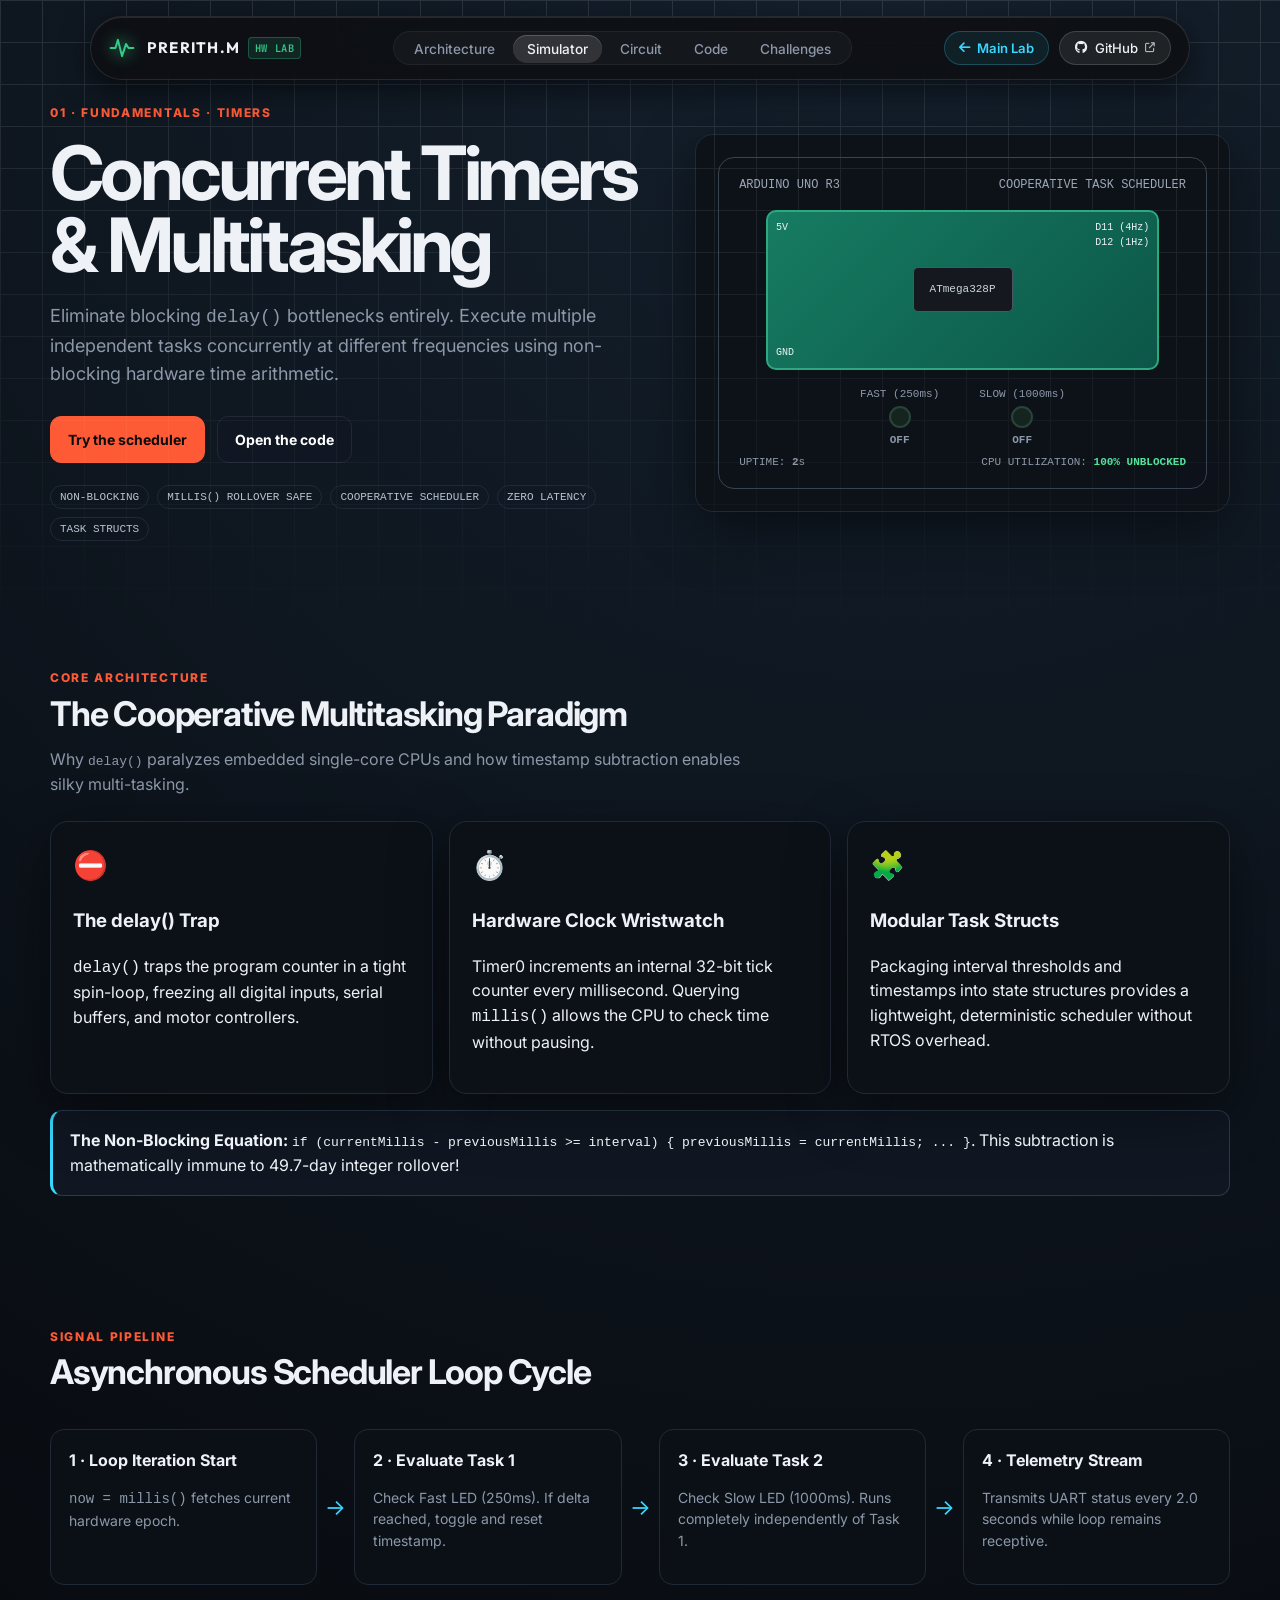
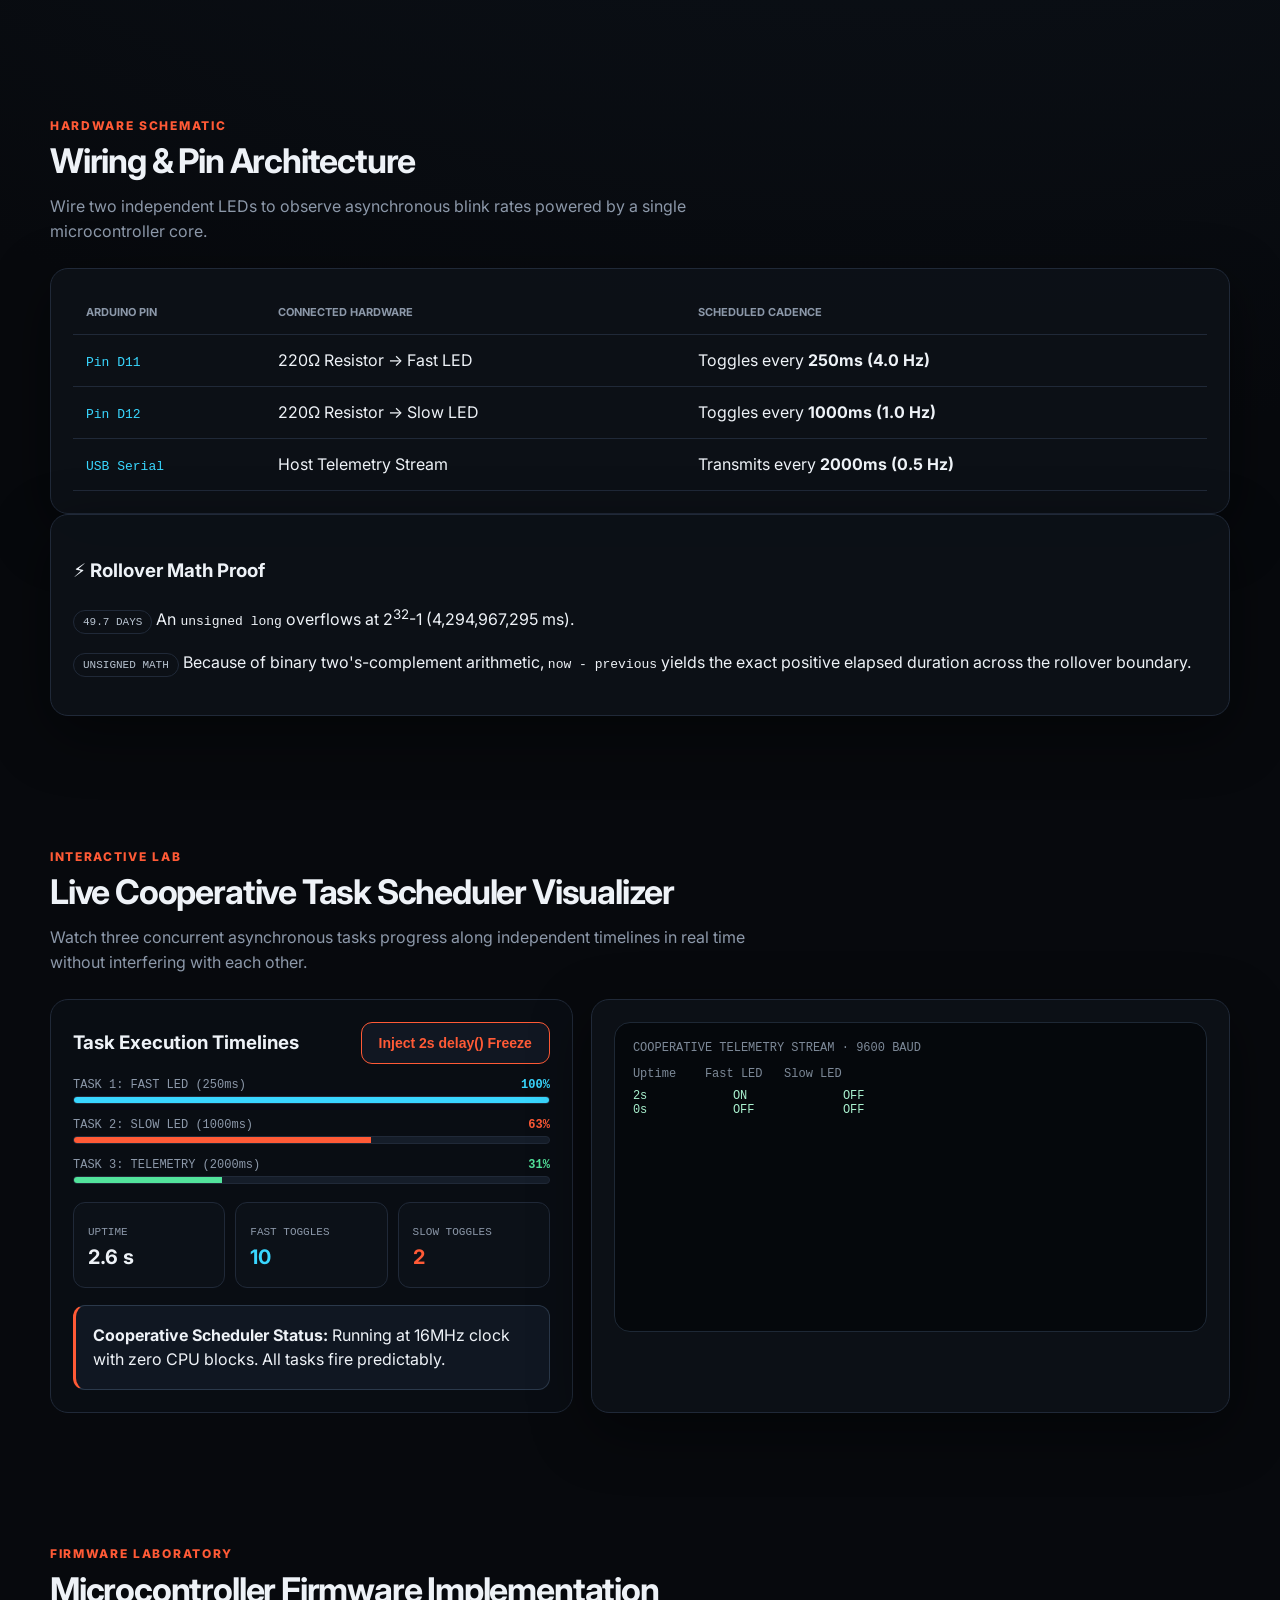
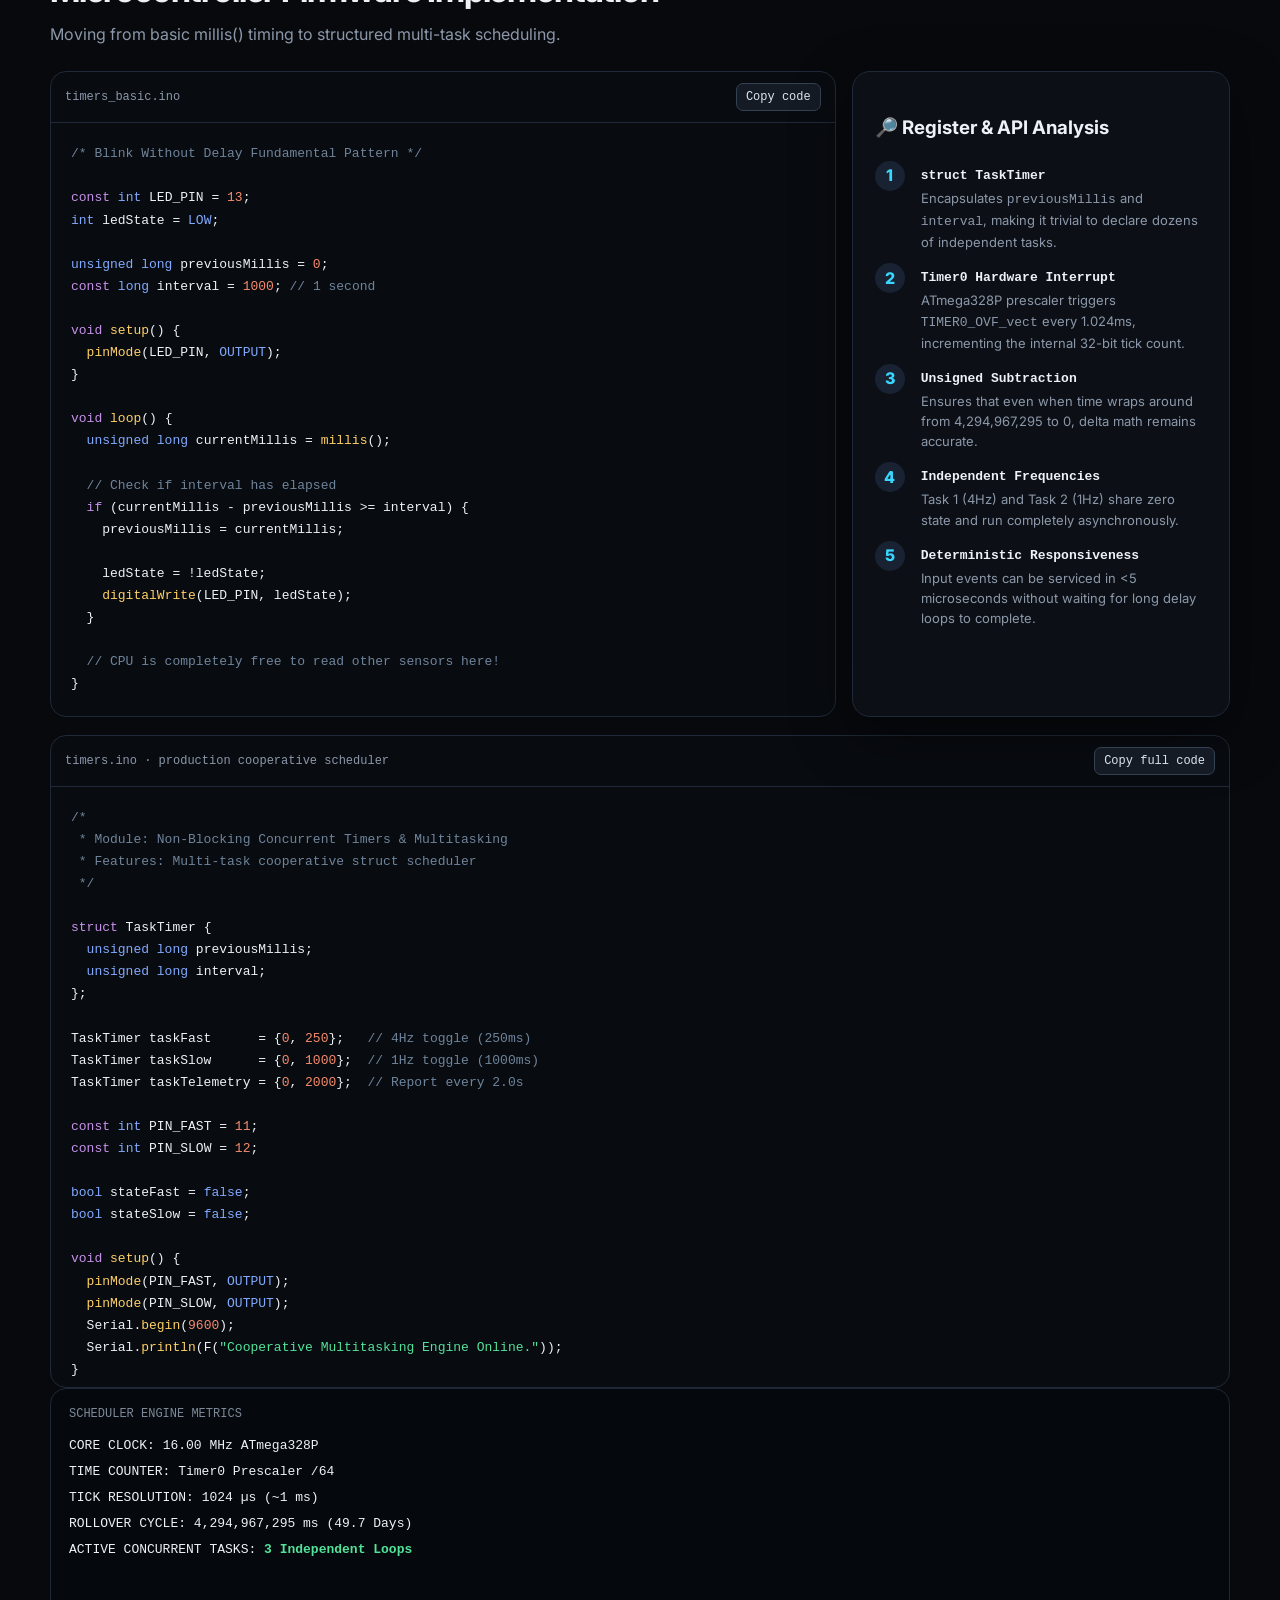
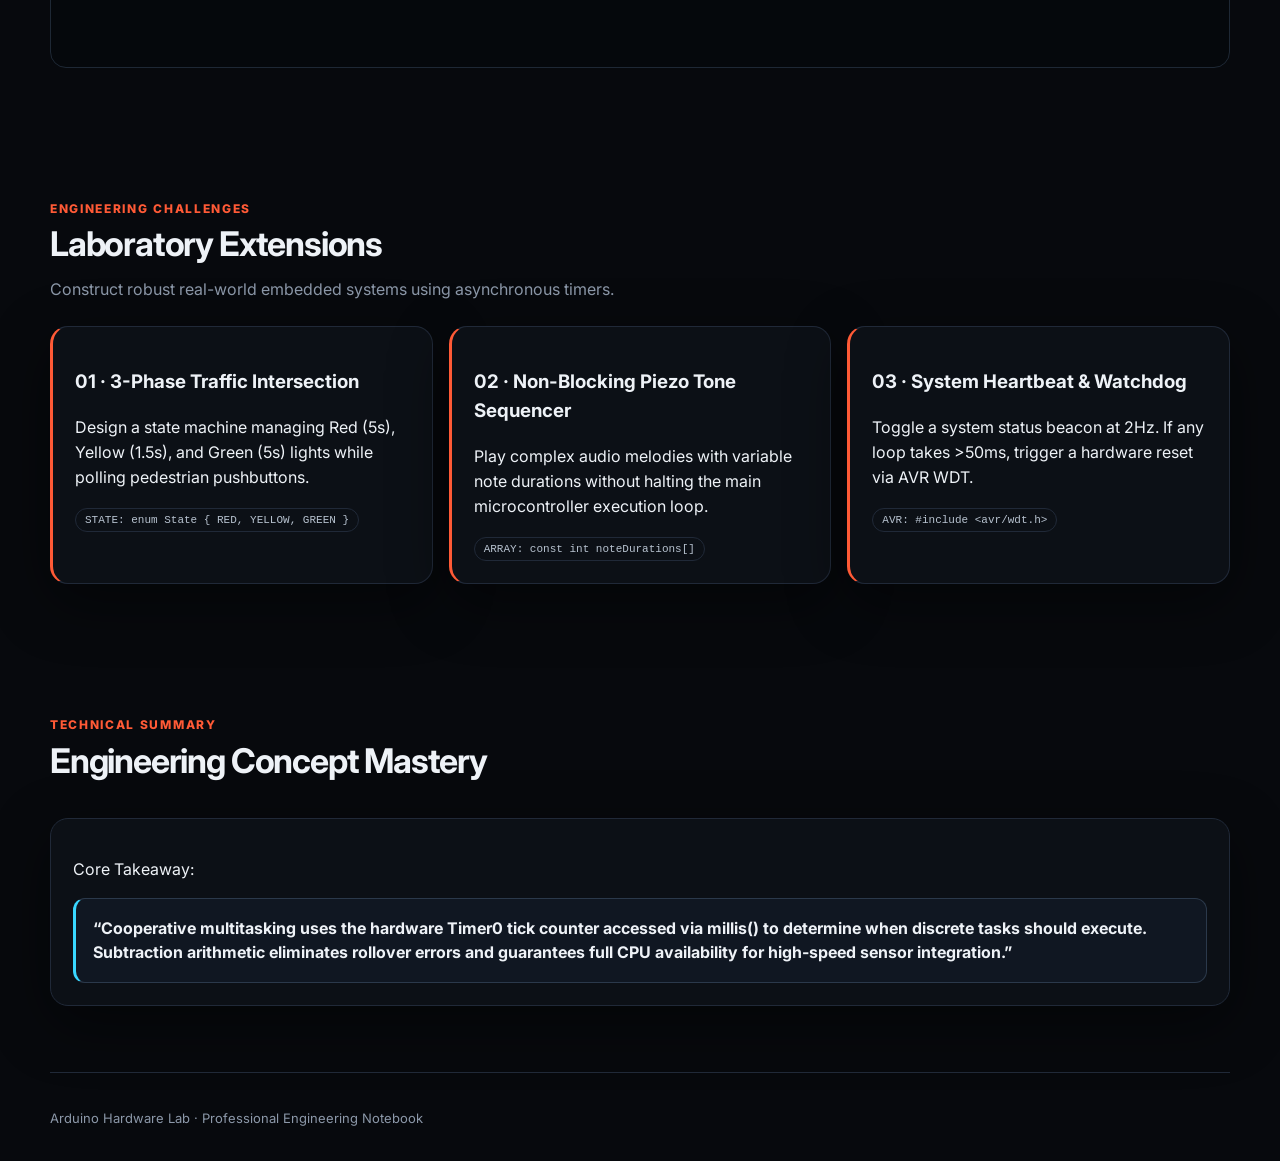
<file: 01-Fundamentals/Timers/index.html>
<!DOCTYPE html>
<html lang="en">

<head>
  <meta charset="UTF-8">
  <meta name="viewport" content="width=device-width,initial-scale=1.0">
  <title>Concurrent Timers & Multitasking — Arduino Hardware Lab</title>
  <meta name="description"
    content="Eliminate blocking delay() calls. Master non-blocking cooperative multitasking, millis() rollover arithmetic, and timer task queues.">
  <!-- Fonts & Icons matching main website -->
  <link rel=preconnect href="https://fonts.googleapis.com">
  <link rel=preconnect href="https://fonts.gstatic.com" crossorigin>
  <link
    href="https://fonts.googleapis.com/css2?family=Inter:wght@300;400;500;600;700&family=JetBrains+Mono:wght@400;500;600;700&family=Outfit:wght@600;700;800&display=swap"
    rel="stylesheet">
  <link rel="stylesheet" href="https://cdnjs.cloudflare.com/ajax/libs/font-awesome/6.4.0/css/all.min.css">
  <style>
    :root {
      --bg: #07090d;
      --panel: #0d1118;
      --panel2: #111722;
      --line: #202938;
      --text: #eef2f7;
      --muted: #8c98a9;
      --accent: #ff5a36;
      --cyan: #39d7ff;
      --green: #52e39b;
      --yellow: #ffd166;
      --purple: #c792ea;
      --blue: #82aaff;
      --red: #ff6b6b;
      --shadow: 0 18px 60px #0007
    }

    * {
      box-sizing: border-box
    }

    html {
      scroll-behavior: smooth
    }

    body {
      margin: 0;
      background: radial-gradient(circle at 70% 0%, #14202d 0, #07090d 34%), var(--bg);
      color: var(--text);
      font-family: Inter, ui-sans-serif, system-ui, -apple-system, "Segoe UI", sans-serif;
      line-height: 1.55
    }

    body:before {
      content: "";
      position: fixed;
      inset: 0;
      pointer-events: none;
      opacity: .11;
      background-image: linear-gradient(#fff 1px, transparent 1px), linear-gradient(90deg, #fff 1px, transparent 1px);
      background-size: 42px 42px;
      mask-image: linear-gradient(to bottom, black, transparent 75%)
    }

    .container {
      width: min(1180px, calc(100% - 40px));
      margin: auto
    }

    /* Floating Navbar matching Main Website */
    .navbar-wrapper {
      position: fixed;
      top: 16px;
      left: 0;
      right: 0;
      display: flex;
      justify-content: center;
      z-index: 100;
      padding: 0 20px;
    }

    .navbar {
      display: flex;
      align-items: center;
      justify-content: space-between;
      width: 100%;
      max-width: 1100px;
      height: 64px;
      padding: 0 18px;
      border-radius: 9999px;
      background: rgba(13, 15, 18, 0.85);
      border: 1px solid rgba(255, 255, 255, 0.1);
      box-shadow: 0 10px 30px rgba(0, 0, 0, 0.5), inset 0 1px 0 rgba(255, 255, 255, 0.1);
      backdrop-filter: blur(18px);
      -webkit-backdrop-filter: blur(18px);
    }

    .brand-logo {
      display: flex;
      align-items: center;
      gap: 12px;
      text-decoration: none;
    }

    .pulse-icon {
      width: 26px;
      height: 26px;
      filter: drop-shadow(0 0 8px #35C98A);
    }

    .brand-text {
      display: flex;
      align-items: center;
      gap: 8px;
    }

    .brand-name {
      font-weight: 700;
      font-size: 0.95rem;
      letter-spacing: 0.08em;
      font-family: 'Outfit', sans-serif;
      color: #eef2f7;
    }

    .brand-badge {
      font-family: 'JetBrains Mono', monospace;
      font-size: 0.65rem;
      padding: 2px 6px;
      border-radius: 4px;
      background: rgba(53, 201, 138, 0.12);
      color: #35C98A;
      border: 1px solid rgba(53, 201, 138, 0.3);
      font-weight: 600;
      letter-spacing: 0.05em;
    }

    .nav-links {
      display: flex;
      list-style: none;
      gap: 4px;
      background: rgba(255, 255, 255, 0.03);
      padding: 4px 6px;
      border-radius: 9999px;
      border: 1px solid rgba(255, 255, 255, 0.05);
      margin: 0;
    }

    .nav-link {
      font-size: 0.85rem;
      font-weight: 500;
      color: #8c98a9;
      padding: 6px 14px;
      border-radius: 9999px;
      text-decoration: none;
      transition: all 0.15s ease;
    }

    .nav-link:hover {
      color: #eef2f7;
      background: rgba(255, 255, 255, 0.08);
    }

    .nav-link.active {
      color: #eef2f7;
      background: rgba(255, 255, 255, 0.12);
      box-shadow: inset 0 1px 0 rgba(255, 255, 255, 0.2);
    }

    .nav-actions {
      display: flex;
      align-items: center;
      gap: 10px;
    }

    .nav-back-btn {
      display: inline-flex;
      align-items: center;
      gap: 7px;
      color: var(--cyan);
      background: rgba(57, 215, 255, 0.08);
      border: 1px solid rgba(57, 215, 255, 0.25);
      padding: 6px 14px;
      border-radius: 9999px;
      font-size: 0.82rem;
      text-decoration: none;
      font-weight: 600;
      transition: all 0.15s ease;
    }

    .nav-back-btn:hover {
      background: rgba(57, 215, 255, 0.16);
      border-color: rgba(57, 215, 255, 0.45);
      transform: translateY(-1px);
    }

    .btn-github-nav {
      display: inline-flex;
      align-items: center;
      gap: 7px;
      background: rgba(255, 255, 255, 0.08);
      border: 1px solid rgba(255, 255, 255, 0.15);
      color: #eef2f7;
      padding: 6px 15px;
      border-radius: 9999px;
      font-size: 0.82rem;
      font-weight: 500;
      text-decoration: none;
      transition: all 0.15s ease;
    }

    .btn-github-nav:hover {
      background: rgba(255, 255, 255, 0.15);
      border-color: rgba(255, 255, 255, 0.3);
      transform: translateY(-1px);
    }

    @media (max-width: 860px) {
      .nav-links {
        display: none;
      }
    }

    .hero {
      padding: 104px 0 62px;
      display: grid;
      grid-template-columns: 1.05fr .95fr;
      gap: 54px;
      align-items: center
    }

    .eyebrow {
      color: var(--accent);
      font-size: 12px;
      font-weight: 800;
      letter-spacing: .14em;
      text-transform: uppercase
    }

    .hero h1 {
      font-size: clamp(43px, 6vw, 75px);
      line-height: .97;
      letter-spacing: -.055em;
      margin: 14px 0 20px
    }

    .hero p {
      font-size: 18px;
      color: var(--muted);
      max-width: 650px
    }

    .buttons {
      display: flex;
      gap: 12px;
      margin-top: 28px;
      flex-wrap: wrap
    }

    .btn {
      border: 1px solid var(--line);
      background: #111722;
      color: #fff;
      padding: 12px 17px;
      border-radius: 11px;
      font-weight: 700;
      cursor: pointer;
      text-decoration: none;
      display: inline-flex;
      align-items: center;
      gap: 8px;
      font-size: 14px
    }

    .btn.primary {
      background: var(--accent);
      border-color: var(--accent);
      color: #090a0c
    }

    .btn:hover {
      transform: translateY(-1px)
    }

    .hero-card,
    .card {
      background: rgba(13, 17, 24, .9);
      border: 1px solid var(--line);
      border-radius: 18px;
      padding: 22px;
      box-shadow: var(--shadow)
    }

    .arduino {
      border: 1px solid #384352;
      border-radius: 16px;
      padding: 20px;
      position: relative;
      overflow: hidden
    }

    .boardtop {
      display: flex;
      justify-content: space-between;
      color: #9ca7b6;
      font: 12px monospace
    }

    .board {
      margin: 18px auto;
      width: 88%;
      height: 160px;
      border-radius: 10px;
      background: linear-gradient(135deg, #167c62, #0c5648);
      border: 2px solid #2ba980;
      position: relative
    }

    .chip {
      position: absolute;
      width: 100px;
      height: 45px;
      left: 50%;
      top: 55px;
      transform: translateX(-50%);
      background: #15191f;
      border: 1px solid #4b5664;
      border-radius: 5px;
      display: grid;
      place-items: center;
      font: 11px monospace;
      color: #cdd5df
    }

    .pin {
      position: absolute;
      font: 10px monospace
    }

    .p5 {
      left: 8px;
      top: 10px
    }

    .d11 {
      right: 8px;
      top: 10px
    }

    .d12 {
      right: 8px;
      top: 25px
    }

    .gnd {
      left: 8px;
      bottom: 10px
    }

    .dual-led-preview {
      display: flex;
      justify-content: center;
      gap: 40px;
      margin-top: 14px
    }

    .led-item {
      text-align: center;
      font: 11px monospace;
      color: var(--muted)
    }

    .led-circle {
      width: 22px;
      height: 22px;
      border-radius: 50%;
      background: #162420;
      border: 2px solid #284438;
      margin: 6px auto;
      transition: .08s
    }

    .led-circle.active-fast {
      background: #39d7ff;
      box-shadow: 0 0 16px #39d7ff;
      border-color: #b4f2ff
    }

    .led-circle.active-slow {
      background: #ff5a36;
      box-shadow: 0 0 16px #ff5a36;
      border-color: #ff9e87
    }

    section {
      padding: 66px 0
    }

    .section-head {
      display: flex;
      justify-content: space-between;
      gap: 20px;
      align-items: end;
      margin-bottom: 24px
    }

    h2 {
      font-size: 34px;
      letter-spacing: -.035em;
      margin: 0 0 6px
    }

    .lead {
      color: var(--muted);
      max-width: 700px;
      margin: 0
    }

    .grid {
      display: grid;
      gap: 16px
    }

    .three {
      grid-template-columns: repeat(3, 1fr)
    }

    .two {
      grid-template-columns: repeat(2, 1fr)
    }

    .flow {
      display: flex;
      align-items: stretch;
      gap: 8px;
      flex-wrap: wrap
    }

    .node {
      flex: 1;
      min-width: 160px;
      padding: 18px;
      background: #0b1017;
      border: 1px solid var(--line);
      border-radius: 14px
    }

    .arrow {
      display: grid;
      place-items: center;
      color: var(--cyan);
      font-size: 22px
    }

    .node p {
      color: var(--muted);
      font-size: 14px
    }

    .icon {
      font-size: 28px
    }

    .simple {
      font-size: 16px
    }

    .callout {
      background: #101722;
      border: 1px solid #2b394b;
      border-left: 3px solid var(--cyan);
      padding: 17px;
      border-radius: 12px
    }

    .callout.orange {
      border-left-color: var(--accent)
    }

    .callout.green {
      border-left-color: var(--green)
    }

    table {
      width: 100%;
      border-collapse: collapse
    }

    th,
    td {
      text-align: left;
      padding: 13px;
      border-bottom: 1px solid var(--line)
    }

    th {
      font-size: 11px;
      text-transform: uppercase;
      color: var(--muted)
    }

    td code {
      color: var(--cyan)
    }

    .sim {
      display: grid;
      grid-template-columns: .9fr 1.1fr;
      gap: 18px
    }

    .control {
      background: #090d13;
      border: 1px solid var(--line);
      border-radius: 18px;
      padding: 22px
    }

    .task-bar-wrap {
      margin-top: 14px
    }

    .task-header {
      display: flex;
      justify-content: space-between;
      font: 12px monospace;
      color: var(--muted);
      margin-bottom: 4px
    }

    .task-progress {
      height: 8px;
      background: #151d29;
      border-radius: 4px;
      overflow: hidden;
      border: 1px solid var(--line)
    }

    .task-fill {
      height: 100%;
      background: var(--cyan);
      width: 0%
    }

    .readout {
      display: grid;
      grid-template-columns: repeat(3, 1fr);
      gap: 10px;
      margin-top: 18px
    }

    .read {
      padding: 14px;
      border: 1px solid var(--line);
      border-radius: 12px;
      background: #0c1118
    }

    .read span {
      font: 11px monospace;
      color: var(--muted)
    }

    .read b {
      font-size: 20px;
      display: block
    }

    .code-layout {
      display: grid;
      grid-template-columns: 1.35fr .65fr;
      gap: 16px
    }

    .code {
      background: #080b10;
      border: 1px solid var(--line);
      border-radius: 16px;
      overflow: hidden
    }

    .codebar {
      padding: 11px 14px;
      border-bottom: 1px solid var(--line);
      display: flex;
      justify-content: space-between;
      align-items: center;
      color: var(--muted);
      font: 12px monospace
    }

    .copy {
      border: 1px solid #354052;
      background: #141b25;
      color: #dce5ee;
      padding: 6px 9px;
      border-radius: 7px;
      cursor: pointer;
      font: 12px monospace
    }

    .copy:hover {
      border-color: var(--cyan)
    }

    .code pre {
      margin: 0;
      padding: 20px;
      overflow: auto;
      font-size: 13px;
      line-height: 1.7;
      max-height: 600px
    }

    .kw {
      color: var(--purple)
    }

    .type {
      color: var(--blue)
    }

    .fn {
      color: var(--yellow)
    }

    .num {
      color: #f78c6c
    }

    .str {
      color: var(--green)
    }

    .comment {
      color: #6f849b
    }

    .var {
      color: #f8f8f2
    }

    .serial {
      background: #05080c;
      border: 1px solid #1e2835;
      border-radius: 16px;
      padding: 18px;
      font: 12px monospace;
      min-height: 280px;
      color: #a9f0ce;
      overflow: hidden
    }

    .serial .head {
      color: #7d8998;
      margin-bottom: 12px
    }

    .serialline {
      display: grid;
      grid-template-columns: 90px 100px 100px;
      gap: 10px
    }

    .explain-list {
      display: grid;
      gap: 11px
    }

    .explain-row {
      display: grid;
      grid-template-columns: 35px 1fr;
      gap: 11px
    }

    .explain-row .n {
      width: 30px;
      height: 30px;
      border-radius: 50%;
      background: #182232;
      color: var(--cyan);
      display: grid;
      place-items: center;
      font-weight: 800
    }

    .explain-row p {
      margin: 2px 0 0;
      color: var(--muted);
      font-size: 13px
    }

    .challenge {
      border-left: 3px solid var(--accent)
    }

    .tag {
      display: inline-block;
      border: 1px solid var(--line);
      border-radius: 999px;
      padding: 5px 9px;
      color: #b8c3d0;
      font: 11px monospace
    }

    .footer {
      border-top: 1px solid var(--line);
      padding: 35px 0;
      color: var(--muted);
      font-size: 13px
    }

    @media(max-width:850px) {

      .hero,
      .sim,
      .two,
      .three,
      .code-layout {
        grid-template-columns: 1fr
      }

      .links {
        display: none
      }

      .readout {
        grid-template-columns: 1fr
      }

      .hero {
        padding-top: 96px
      }
    }
  </style>
</head>

<body>
  <!-- Floating Island Header matching main website -->
  <header class="navbar-wrapper">
    <nav class="navbar">
      <a href="../../docs/index.html" class="brand-logo">
        <svg class="pulse-icon" viewBox="0 0 32 32" fill="none" xmlns="http://www.w3.org/2000/svg">
          <path d="M2 16H8L11 6L16 26L21 11L24 16H30" stroke="#35C98A" stroke-width="2.5" stroke-linecap="round"
            stroke-linejoin="round" />
        </svg>
        <div class="brand-text">
          <span class="brand-name">PRERITH.M</span>
          <span class="brand-badge">HW LAB</span>
        </div>
      </a>

      <ul class="nav-links">
        <li><a href="#idea" class="nav-link">Architecture</a></li>
        <li><a href="#simulator" class="nav-link active">Simulator</a></li>
        <li><a href="#circuit" class="nav-link">Circuit</a></li>
        <li><a href="#code" class="nav-link">Code</a></li>
        <li><a href="#challenges" class="nav-link">Challenges</a></li>
      </ul>

      <div class="nav-actions">
        <a href="../../docs/index.html" class="nav-back-btn">
          <i class="fa-solid fa-arrow-left"></i>
          <span>Main Lab</span>
        </a>
        <a href="https://github.com/PrerithM/Arduino-Projects/tree/main/01-Fundamentals/Timers" target="_blank"
          rel="noopener noreferrer" class="btn-github-nav">
          <i class="fa-brands fa-github"></i>
          <span>GitHub</span>
          <i class="fa-solid fa-arrow-up-right-from-square" style="font-size: 0.65rem; opacity: 0.7;"></i>
        </a>
      </div>
    </nav>
  </header>

  <main>
    <div class="container">
      <section class="hero">
        <div>
          <div class="eyebrow">01 · Fundamentals &middot; Timers</div>
          <h1>Concurrent Timers & Multitasking</h1>
          <p>Eliminate blocking <code>delay()</code> bottlenecks entirely. Execute multiple independent tasks
            concurrently at different frequencies using non-blocking hardware time arithmetic.</p>
          <div class="buttons"><a class="btn primary" href="#simulator">Try the scheduler</a><a class="btn"
              href="#code">Open the code</a></div>
          <div style="display:flex;gap:8px;flex-wrap:wrap;margin-top:22px"><span class="tag">NON-BLOCKING</span><span
              class="tag">MILLIS() ROLLOVER SAFE</span><span class="tag">COOPERATIVE SCHEDULER</span><span
              class="tag">ZERO LATENCY</span><span class="tag">TASK STRUCTS</span></div>
        </div>
        <div class="hero-card">
          <div class="arduino">
            <div class="boardtop"><span>ARDUINO UNO R3</span><span>COOPERATIVE TASK SCHEDULER</span></div>
            <div class="board"><span class="pin p5">5V</span><span class="pin d11">D11 (4Hz)</span><span
                class="pin d12">D12 (1Hz)</span><span class="pin gnd">GND</span>
              <div class="chip">ATmega328P</div>
            </div>
            <div class="dual-led-preview">
              <div class="led-item"><span>FAST (250ms)</span>
                <div class="led-circle" id="ledFast"></div><b id="textFast" style="color:var(--cyan)">OFF</b>
              </div>
              <div class="led-item"><span>SLOW (1000ms)</span>
                <div class="led-circle" id="ledSlow"></div><b id="textSlow" style="color:var(--accent)">OFF</b>
              </div>
            </div>
            <div style="display:flex;justify-content:space-between;margin-top:10px;color:#8d99a8;font:11px monospace">
              <span>UPTIME: <b id="heroUptime">0</b>s</span><span>CPU UTILIZATION: <b style="color:var(--green)">100%
                  UNBLOCKED</b></span></div>
          </div>
        </div>
      </section>

      <section id="idea">
        <div class="section-head">
          <div>
            <div class="eyebrow">Core Architecture</div>
            <h2>The Cooperative Multitasking Paradigm</h2>
            <p class="lead">Why <code>delay()</code> paralyzes embedded single-core CPUs and how timestamp subtraction
              enables silky multi-tasking.</p>
          </div>
        </div>
        <div class="three grid">
          <div class="card">
            <div class="icon">⛔</div>
            <h3>The delay() Trap</h3>
            <p class="simple muted"><code>delay()</code> traps the program counter in a tight spin-loop, freezing all
              digital inputs, serial buffers, and motor controllers.</p>
          </div>
          <div class="card">
            <div class="icon">⏱️</div>
            <h3>Hardware Clock Wristwatch</h3>
            <p class="simple muted">Timer0 increments an internal 32-bit tick counter every millisecond. Querying
              <code>millis()</code> allows the CPU to check time without pausing.</p>
          </div>
          <div class="card">
            <div class="icon">🧩</div>
            <h3>Modular Task Structs</h3>
            <p class="simple muted">Packaging interval thresholds and timestamps into state structures provides a
              lightweight, deterministic scheduler without RTOS overhead.</p>
          </div>
        </div>
        <div class="callout" style="margin-top:16px"><b>The Non-Blocking Equation:</b>
          <code>if (currentMillis - previousMillis &gt;= interval) { previousMillis = currentMillis; ... }</code>. This
          subtraction is mathematically immune to 49.7-day integer rollover!</div>
      </section>

      <section>
        <div class="section-head">
          <div>
            <div class="eyebrow">Signal Pipeline</div>
            <h2>Asynchronous Scheduler Loop Cycle</h2>
          </div>
        </div>
        <div class="flow">
          <div class="node"><b>1 &middot; Loop Iteration Start</b>
            <p><code>now = millis()</code> fetches current hardware epoch.</p>
          </div>
          <div class="arrow">&rarr;</div>
          <div class="node"><b>2 &middot; Evaluate Task 1</b>
            <p>Check Fast LED (250ms). If delta reached, toggle and reset timestamp.</p>
          </div>
          <div class="arrow">&rarr;</div>
          <div class="node"><b>3 &middot; Evaluate Task 2</b>
            <p>Check Slow LED (1000ms). Runs completely independently of Task 1.</p>
          </div>
          <div class="arrow">&rarr;</div>
          <div class="node"><b>4 &middot; Telemetry Stream</b>
            <p>Transmits UART status every 2.0 seconds while loop remains receptive.</p>
          </div>
        </div>
      </section>

      <section id="circuit">
        <div class="section-head">
          <div>
            <div class="eyebrow">Hardware Schematic</div>
            <h2>Wiring & Pin Architecture</h2>
            <p class="lead">Wire two independent LEDs to observe asynchronous blink rates powered by a single
              microcontroller core.</p>
          </div>
        </div>
        <div class="two">
          <div class="card">
            <table>
              <tr>
                <th>Arduino Pin</th>
                <th>Connected Hardware</th>
                <th>Scheduled Cadence</th>
              </tr>
              <tr>
                <td><code>Pin D11</code></td>
                <td>220&Omega; Resistor &rarr; Fast LED</td>
                <td>Toggles every <b>250ms (4.0 Hz)</b></td>
              </tr>
              <tr>
                <td><code>Pin D12</code></td>
                <td>220&Omega; Resistor &rarr; Slow LED</td>
                <td>Toggles every <b>1000ms (1.0 Hz)</b></td>
              </tr>
              <tr>
                <td><code>USB Serial</code></td>
                <td>Host Telemetry Stream</td>
                <td>Transmits every <b>2000ms (0.5 Hz)</b></td>
              </tr>
            </table>
          </div>
          <div class="card">
            <h3>⚡ Rollover Math Proof</h3>
            <p><span class="tag">49.7 DAYS</span> An <code>unsigned long</code> overflows at 2<sup>32</sup>-1
              (4,294,967,295 ms).</p>
            <p><span class="tag">UNSIGNED MATH</span> Because of binary two's-complement arithmetic,
              <code>now - previous</code> yields the exact positive elapsed duration across the rollover boundary.</p>
          </div>
        </div>
      </section>

      <section id="simulator">
        <div class="section-head">
          <div>
            <div class="eyebrow">Interactive Lab</div>
            <h2>Live Cooperative Task Scheduler Visualizer</h2>
            <p class="lead">Watch three concurrent asynchronous tasks progress along independent timelines in real time
              without interfering with each other.</p>
          </div>
        </div>
        <div class="sim">
          <div class="control">
            <div style="display:flex;justify-content:space-between;align-items:center;margin-bottom:12px">
              <h3 style="margin:0">Task Execution Timelines</h3>
              <button class="btn" id="btnDelayInjection" style="border-color:var(--accent);color:var(--accent)">Inject
                2s delay() Freeze</button>
            </div>
            <div class="task-bar-wrap">
              <div class="task-header"><span>TASK 1: FAST LED (250ms)</span><b id="p1Text"
                  style="color:var(--cyan)">0%</b></div>
              <div class="task-progress">
                <div id="p1Fill" class="task-fill" style="background:var(--cyan)"></div>
              </div>
            </div>
            <div class="task-bar-wrap">
              <div class="task-header"><span>TASK 2: SLOW LED (1000ms)</span><b id="p2Text"
                  style="color:var(--accent)">0%</b></div>
              <div class="task-progress">
                <div id="p2Fill" class="task-fill" style="background:var(--accent)"></div>
              </div>
            </div>
            <div class="task-bar-wrap">
              <div class="task-header"><span>TASK 3: TELEMETRY (2000ms)</span><b id="p3Text"
                  style="color:var(--green)">0%</b></div>
              <div class="task-progress">
                <div id="p3Fill" class="task-fill" style="background:var(--green)"></div>
              </div>
            </div>
            <div class="readout">
              <div class="read"><span>UPTIME</span><b id="simUptime" style="color:var(--text)">0.0 s</b></div>
              <div class="read"><span>FAST TOGGLES</span><b id="fastToggles" style="color:var(--cyan)">0</b></div>
              <div class="read"><span>SLOW TOGGLES</span><b id="slowToggles" style="color:var(--accent)">0</b></div>
            </div>
            <div class="callout orange" style="margin-top:17px;text-align:left"><b id="schedStatus">Cooperative
                Scheduler Status:</b> Running at 16MHz clock with zero CPU blocks. All tasks fire predictably.</div>
          </div>
          <div class="card">
            <div class="serial" style="min-height:310px">
              <div class="head">COOPERATIVE TELEMETRY STREAM &middot; 9600 BAUD</div>
              <div style="color:#7d8998;margin-bottom:8px">Uptime&nbsp;&nbsp;&nbsp; Fast LED&nbsp;&nbsp; Slow LED</div>
              <div id="serialLines"></div>
            </div>
          </div>
        </div>
      </section>

      <section id="code">
        <div class="section-head">
          <div>
            <div class="eyebrow">Firmware Laboratory</div>
            <h2>Microcontroller Firmware Implementation</h2>
            <p class="lead">Moving from basic millis() timing to structured multi-task scheduling.</p>
          </div>
        </div>
        <div class="code-layout">
          <div class="code">
            <div class="codebar"><span>timers_basic.ino</span><button class="copy" onclick="copyBasic()">Copy
                code</button></div>
            <pre id="basicCode"><span class="comment">/* Blink Without Delay Fundamental Pattern */</span>

<span class="kw">const</span> <span class="type">int</span> LED_PIN = <span class="num">13</span>;
<span class="type">int</span> ledState = <span class="type">LOW</span>;

<span class="type">unsigned long</span> previousMillis = <span class="num">0</span>;
<span class="kw">const</span> <span class="type">long</span> interval = <span class="num">1000</span>; <span class="comment">// 1 second</span>

<span class="kw">void</span> <span class="fn">setup</span>() {
  <span class="fn">pinMode</span>(LED_PIN, <span class="type">OUTPUT</span>);
}

<span class="kw">void</span> <span class="fn">loop</span>() {
  <span class="type">unsigned long</span> currentMillis = <span class="fn">millis</span>();

  <span class="comment">// Check if interval has elapsed</span>
  <span class="kw">if</span> (currentMillis - previousMillis &gt;= interval) {
    previousMillis = currentMillis;

    ledState = !ledState;
    <span class="fn">digitalWrite</span>(LED_PIN, ledState);
  }

  <span class="comment">// CPU is completely free to read other sensors here!</span>
}</pre>
          </div>
          <div class="card">
            <h3>🔎 Register & API Analysis</h3>
            <div class="explain-list">
              <div class="explain-row">
                <div class="n">1</div>
                <div><b><code>struct TaskTimer</code></b>
                  <p>Encapsulates <code>previousMillis</code> and <code>interval</code>, making it trivial to declare
                    dozens of independent tasks.</p>
                </div>
              </div>
              <div class="explain-row">
                <div class="n">2</div>
                <div><b><code>Timer0 Hardware Interrupt</code></b>
                  <p>ATmega328P prescaler triggers <code>TIMER0_OVF_vect</code> every 1.024ms, incrementing the internal
                    32-bit tick count.</p>
                </div>
              </div>
              <div class="explain-row">
                <div class="n">3</div>
                <div><b><code>Unsigned Subtraction</code></b>
                  <p>Ensures that even when time wraps around from 4,294,967,295 to 0, delta math remains accurate.</p>
                </div>
              </div>
              <div class="explain-row">
                <div class="n">4</div>
                <div><b><code>Independent Frequencies</code></b>
                  <p>Task 1 (4Hz) and Task 2 (1Hz) share zero state and run completely asynchronously.</p>
                </div>
              </div>
              <div class="explain-row">
                <div class="n">5</div>
                <div><b><code>Deterministic Responsiveness</code></b>
                  <p>Input events can be serviced in &lt;5 microseconds without waiting for long delay loops to
                    complete.</p>
                </div>
              </div>
            </div>
          </div>
        </div>

        <div style="margin-top:18px" class="two">
          <div class="code">
            <div class="codebar"><span>timers.ino &middot; production cooperative scheduler</span><button class="copy"
                onclick="copyFull()">Copy full code</button></div>
            <pre id="fullCode"><span class="comment">/*
 * Module: Non-Blocking Concurrent Timers &amp; Multitasking
 * Features: Multi-task cooperative struct scheduler
 */</span>

<span class="kw">struct</span> TaskTimer {
  <span class="type">unsigned long</span> previousMillis;
  <span class="type">unsigned long</span> interval;
};

TaskTimer taskFast      = {<span class="num">0</span>, <span class="num">250</span>};   <span class="comment">// 4Hz toggle (250ms)</span>
TaskTimer taskSlow      = {<span class="num">0</span>, <span class="num">1000</span>};  <span class="comment">// 1Hz toggle (1000ms)</span>
TaskTimer taskTelemetry = {<span class="num">0</span>, <span class="num">2000</span>};  <span class="comment">// Report every 2.0s</span>

<span class="kw">const</span> <span class="type">int</span> PIN_FAST = <span class="num">11</span>;
<span class="kw">const</span> <span class="type">int</span> PIN_SLOW = <span class="num">12</span>;

<span class="type">bool</span> stateFast = <span class="type">false</span>;
<span class="type">bool</span> stateSlow = <span class="type">false</span>;

<span class="kw">void</span> <span class="fn">setup</span>() {
  <span class="fn">pinMode</span>(PIN_FAST, <span class="type">OUTPUT</span>);
  <span class="fn">pinMode</span>(PIN_SLOW, <span class="type">OUTPUT</span>);
  Serial.<span class="fn">begin</span>(<span class="num">9600</span>);
  Serial.<span class="fn">println</span>(F(<span class="str">"Cooperative Multitasking Engine Online."</span>));
}

<span class="kw">void</span> <span class="fn">loop</span>() {
  <span class="type">unsigned long</span> now = <span class="fn">millis</span>();

  <span class="comment">// Task 1: Fast Flash</span>
  <span class="kw">if</span> (now - taskFast.previousMillis &gt;= taskFast.interval) {
    taskFast.previousMillis = now;
    stateFast = !stateFast;
    <span class="fn">digitalWrite</span>(PIN_FAST, stateFast);
  }

  <span class="comment">// Task 2: Slow Flash</span>
  <span class="kw">if</span> (now - taskSlow.previousMillis &gt;= taskSlow.interval) {
    taskSlow.previousMillis = now;
    stateSlow = !stateSlow;
    <span class="fn">digitalWrite</span>(PIN_SLOW, stateSlow);
  }

  <span class="comment">// Task 3: Telemetry Stream</span>
  <span class="kw">if</span> (now - taskTelemetry.previousMillis &gt;= taskTelemetry.interval) {
    taskTelemetry.previousMillis = now;
    Serial.<span class="fn">print</span>(F(<span class="str">"[UPTIME] "</span>));
    Serial.<span class="fn">print</span>(now / <span class="num">1000</span>);
    Serial.<span class="fn">print</span>(F(<span class="str">"s | Fast LED: "</span>));
    Serial.<span class="fn">print</span>(stateFast ? <span class="str">"ON"</span> : <span class="str">"OFF"</span>);
    Serial.<span class="fn">print</span>(F(<span class="str">" | Slow LED: "</span>));
    Serial.<span class="fn">println</span>(stateSlow ? <span class="str">"ON"</span> : <span class="str">"OFF"</span>);
  }
}</pre>
          </div>
          <div class="serial">
            <div class="head">SCHEDULER ENGINE METRICS</div>
            <div style="line-height:2;color:var(--text);font-family:monospace;font-size:13px">
              <div>CORE CLOCK: <code>16.00 MHz ATmega328P</code></div>
              <div>TIME COUNTER: <code>Timer0 Prescaler /64</code></div>
              <div>TICK RESOLUTION: <code>1024 &micro;s (~1 ms)</code></div>
              <div>ROLLOVER CYCLE: <code>4,294,967,295 ms (49.7 Days)</code></div>
              <div>ACTIVE CONCURRENT TASKS: <b style="color:var(--green)">3 Independent Loops</b></div>
            </div>
          </div>
        </div>
      </section>

      <section id="challenges">
        <div class="section-head">
          <div>
            <div class="eyebrow">Engineering Challenges</div>
            <h2>Laboratory Extensions</h2>
            <p class="lead">Construct robust real-world embedded systems using asynchronous timers.</p>
          </div>
        </div>
        <div class="three grid">
          <div class="card challenge">
            <h3>01 &middot; 3-Phase Traffic Intersection</h3>
            <p class="muted">Design a state machine managing Red (5s), Yellow (1.5s), and Green (5s) lights while
              polling pedestrian pushbuttons.</p><span class="tag">STATE: enum State { RED, YELLOW, GREEN }</span>
          </div>
          <div class="card challenge">
            <h3>02 &middot; Non-Blocking Piezo Tone Sequencer</h3>
            <p class="muted">Play complex audio melodies with variable note durations without halting the main
              microcontroller execution loop.</p><span class="tag">ARRAY: const int noteDurations[]</span>
          </div>
          <div class="card challenge">
            <h3>03 &middot; System Heartbeat &amp; Watchdog</h3>
            <p class="muted">Toggle a system status beacon at 2Hz. If any loop takes &gt;50ms, trigger a hardware reset
              via AVR WDT.</p><span class="tag">AVR: #include &lt;avr/wdt.h&gt;</span>
          </div>
        </div>
      </section>

      <section>
        <div class="section-head">
          <div>
            <div class="eyebrow">Technical Summary</div>
            <h2>Engineering Concept Mastery</h2>
          </div>
        </div>
        <div class="card simple">
          <p>Core Takeaway:</p>
          <div class="callout"><b>&ldquo;Cooperative multitasking uses the hardware Timer0 tick counter accessed via
              millis() to determine when discrete tasks should execute. Subtraction arithmetic eliminates rollover
              errors and guarantees full CPU availability for high-speed sensor integration.&rdquo;</b></div>
        </div>
      </section>
    </div>
  </main>
  <footer>
    <div class="container footer">Arduino Hardware Lab &middot; Professional Engineering Notebook</div>
  </footer>

  <script>
    const ledFast = document.getElementById('ledFast'), ledSlow = document.getElementById('ledSlow'), textFast = document.getElementById('textFast'), textSlow = document.getElementById('textSlow'), heroUptime = document.getElementById('heroUptime'), simUptime = document.getElementById('simUptime'), p1Fill = document.getElementById('p1Fill'), p2Fill = document.getElementById('p2Fill'), p3Fill = document.getElementById('p3Fill'), p1Text = document.getElementById('p1Text'), p2Text = document.getElementById('p2Text'), p3Text = document.getElementById('p3Text'), fastToggles = document.getElementById('fastToggles'), slowToggles = document.getElementById('slowToggles'), btnDelay = document.getElementById('btnDelayInjection'), schedStatus = document.getElementById('schedStatus'), serialLines = document.getElementById('serialLines');
    let startTime = Date.now(), freezeUntil = 0, stateFast = false, stateSlow = false, fastCount = 0, slowCount = 0, t1Start = Date.now(), t2Start = Date.now(), t3Start = Date.now();
    btnDelay.addEventListener('click', () => { freezeUntil = Date.now() + 2000; schedStatus.innerHTML = '<span style="color:var(--red)"><b>CPU FROZEN in delay(2000)!</b> All tasks stalled, timer interrupts halted.</span>'; setTimeout(() => { schedStatus.innerHTML = '<b>Cooperative Scheduler Status:</b> Running at 16MHz clock with zero CPU blocks.'; }, 2000) });
    function logSerial(up, f, s) { let line = document.createElement('div'); line.className = 'serialline'; line.innerHTML = `<span>${up}s</span><span>${f ? 'ON' : 'OFF'}</span><span>${s ? 'ON' : 'OFF'}</span>`; serialLines.prepend(line); while (serialLines.children.length > 7) serialLines.lastChild.remove() }
    setInterval(() => { let now = Date.now(); if (now < freezeUntil) return; let up = ((now - startTime) / 1000).toFixed(1); heroUptime.textContent = Math.floor(up); simUptime.textContent = up + ' s'; let e1 = now - t1Start, pct1 = Math.min(100, (e1 / 250) * 100); p1Fill.style.width = pct1 + '%'; p1Text.textContent = Math.round(pct1) + '%'; if (e1 >= 250) { t1Start = now; stateFast = !stateFast; fastCount++; fastToggles.textContent = fastCount; ledFast.className = 'led-circle ' + (stateFast ? 'active-fast' : ''); textFast.textContent = stateFast ? 'ON' : 'OFF'; textFast.style.color = stateFast ? 'var(--cyan)' : 'var(--muted)' } let e2 = now - t2Start, pct2 = Math.min(100, (e2 / 1000) * 100); p2Fill.style.width = pct2 + '%'; p2Text.textContent = Math.round(pct2) + '%'; if (e2 >= 1000) { t2Start = now; stateSlow = !stateSlow; slowCount++; slowToggles.textContent = slowCount; ledSlow.className = 'led-circle ' + (stateSlow ? 'active-slow' : ''); textSlow.textContent = stateSlow ? 'ON' : 'OFF'; textSlow.style.color = stateSlow ? 'var(--accent)' : 'var(--muted)' } let e3 = now - t3Start, pct3 = Math.min(100, (e3 / 2000) * 100); p3Fill.style.width = pct3 + '%'; p3Text.textContent = Math.round(pct3) + '%'; if (e3 >= 2000) { t3Start = now; logSerial(Math.floor(up), stateFast, stateSlow) } }, 25);
    logSerial(0, false, false);
    const basic = `/* Blink Without Delay Fundamental Pattern */\n\nconst int LED_PIN = 13;\nint ledState = LOW;\nunsigned long previousMillis = 0;\nconst long interval = 1000;\n\nvoid setup() {\n  pinMode(LED_PIN, OUTPUT);\n}\n\nvoid loop() {\n  unsigned long currentMillis = millis();\n  if (currentMillis - previousMillis >= interval) {\n    previousMillis = currentMillis;\n    ledState = !ledState;\n    digitalWrite(LED_PIN, ledState);\n  }\n}`;
    const full = `/*\n * Module: Non-Blocking Concurrent Timers & Multitasking\n */\n\nstruct TaskTimer {\n  unsigned long previousMillis;\n  unsigned long interval;\n};\n\nTaskTimer taskFast      = {0, 250};\nTaskTimer taskSlow      = {0, 1000};\nTaskTimer taskTelemetry = {0, 2000};\n\nconst int PIN_FAST = 11;\nconst int PIN_SLOW = 12;\n\nbool stateFast = false;\nbool stateSlow = false;\n\nvoid setup() {\n  pinMode(PIN_FAST, OUTPUT);\n  pinMode(PIN_SLOW, OUTPUT);\n  Serial.begin(9600);\n}\n\nvoid loop() {\n  unsigned long now = millis();\n  if (now - taskFast.previousMillis >= taskFast.interval) {\n    taskFast.previousMillis = now;\n    stateFast = !stateFast;\n    digitalWrite(PIN_FAST, stateFast);\n  }\n  if (now - taskSlow.previousMillis >= taskSlow.interval) {\n    taskSlow.previousMillis = now;\n    stateSlow = !stateSlow;\n    digitalWrite(PIN_SLOW, stateSlow);\n  }\n  if (now - taskTelemetry.previousMillis >= taskTelemetry.interval) {\n    taskTelemetry.previousMillis = now;\n    Serial.print("[UPTIME] ");\n    Serial.print(now / 1000);\n    Serial.print("s | Fast: ");\n    Serial.print(stateFast ? "ON" : "OFF");\n    Serial.print(" | Slow: ");\n    Serial.println(stateSlow ? "ON" : "OFF");\n  }\n}`;
    function copyText(t, b) { navigator.clipboard.writeText(t).then(() => { let old = b.textContent; b.textContent = 'Copied ✓'; setTimeout(() => b.textContent = old, 1200) }) }
    function copyBasic() { copyText(basic, event.target) } function copyFull() { copyText(full, event.target) }
  </script>
</body>

</html>
</file>
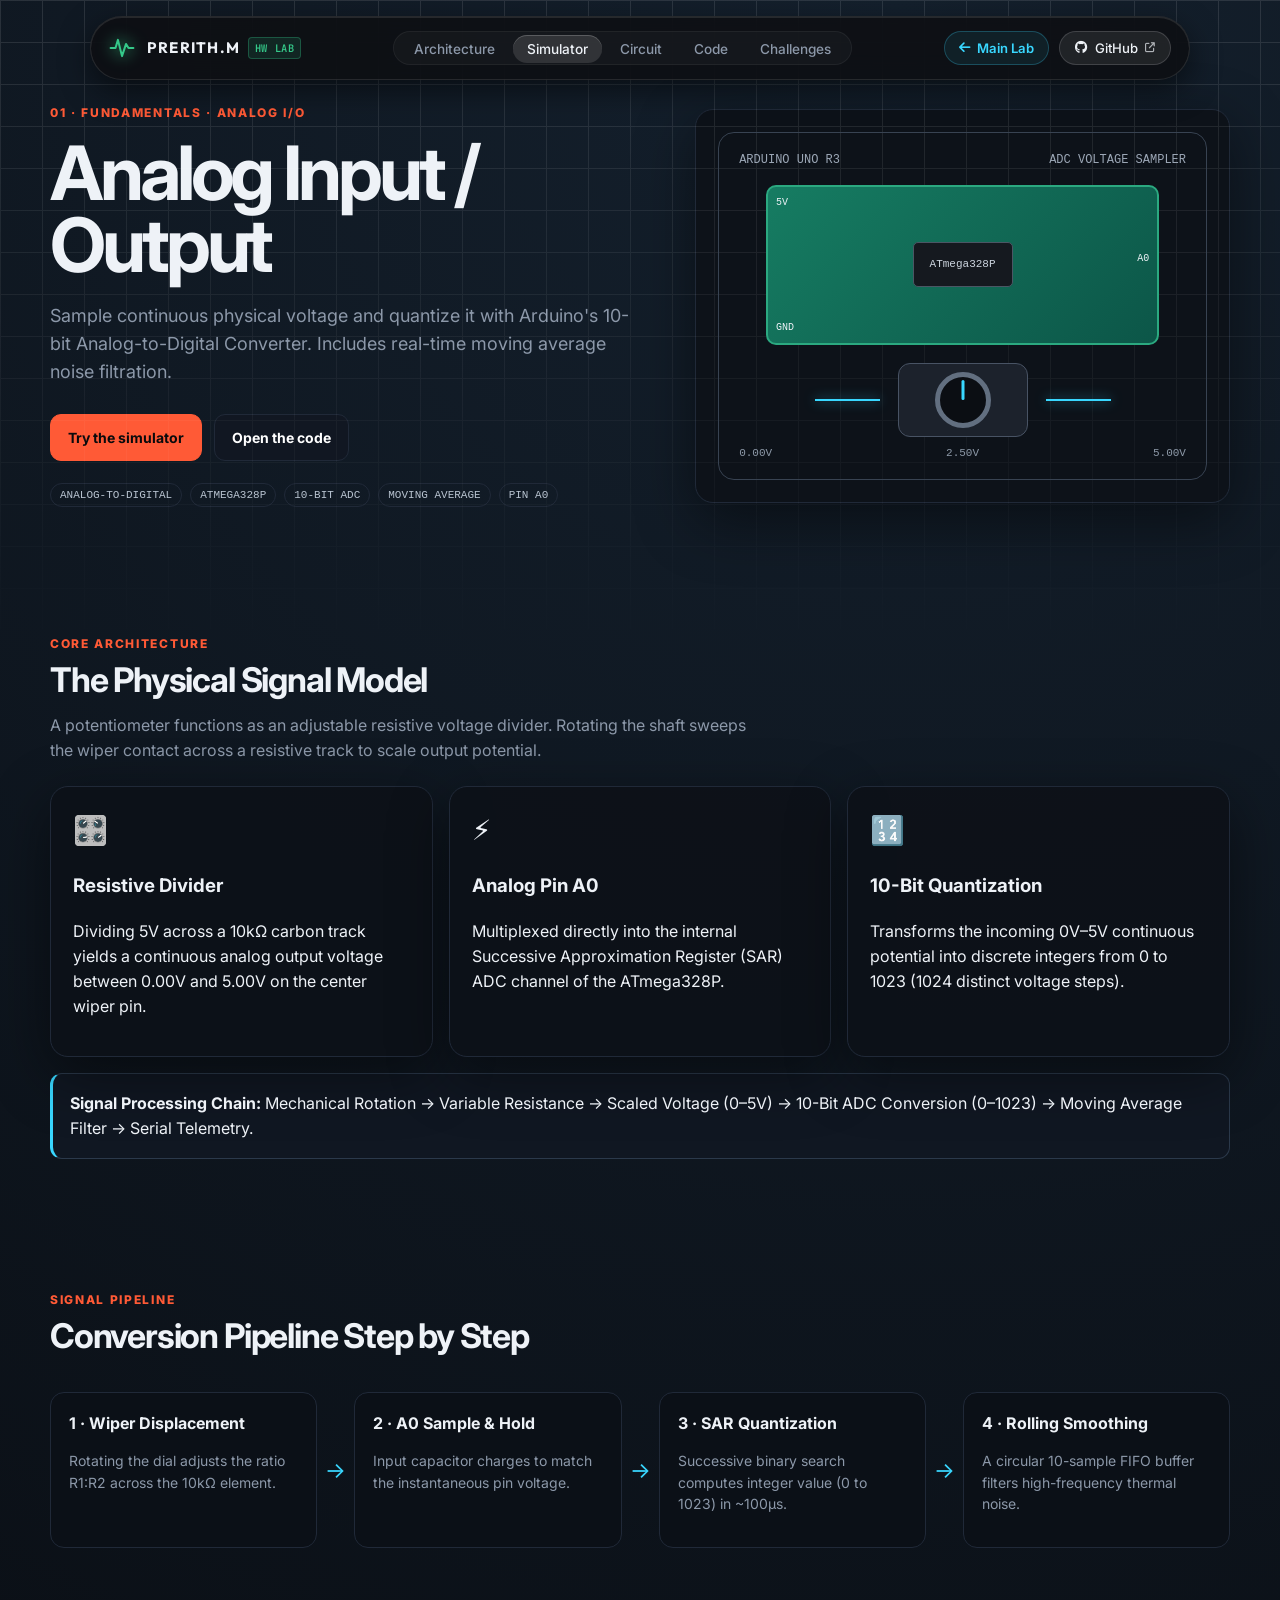
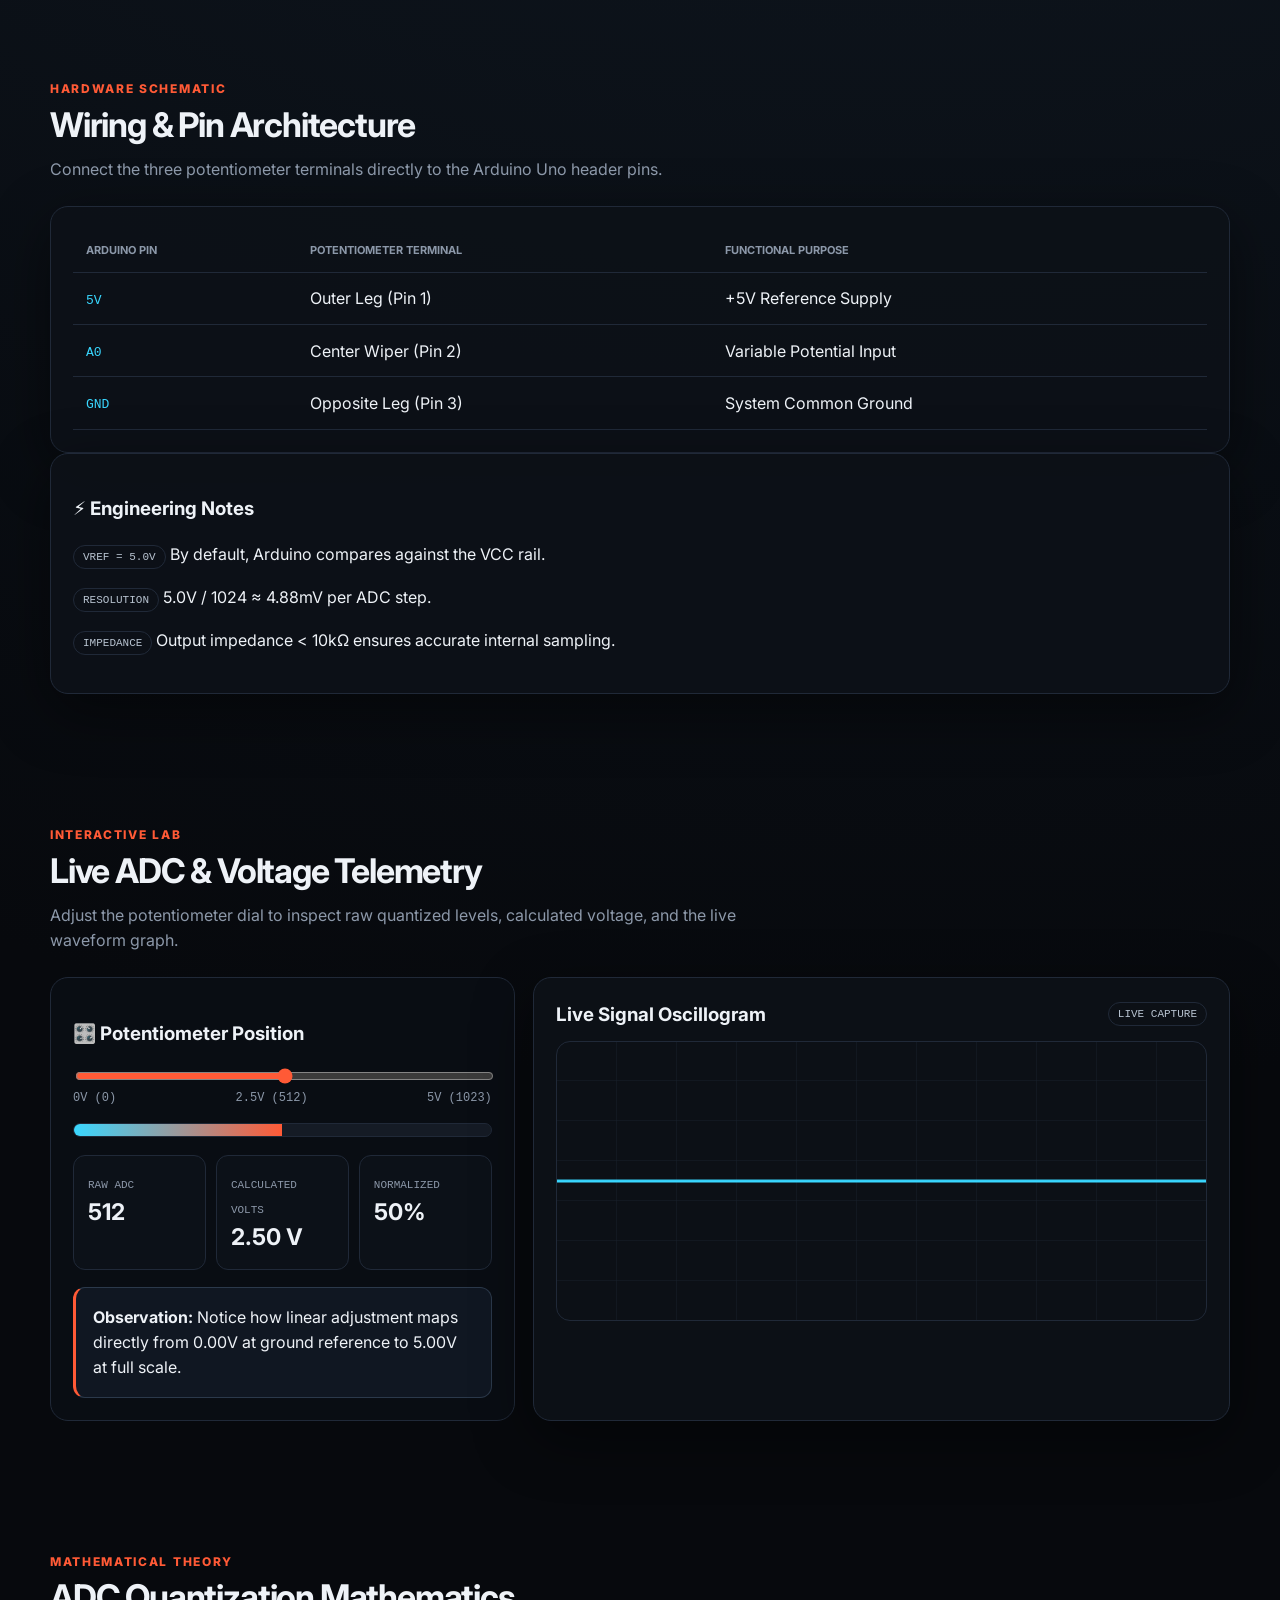
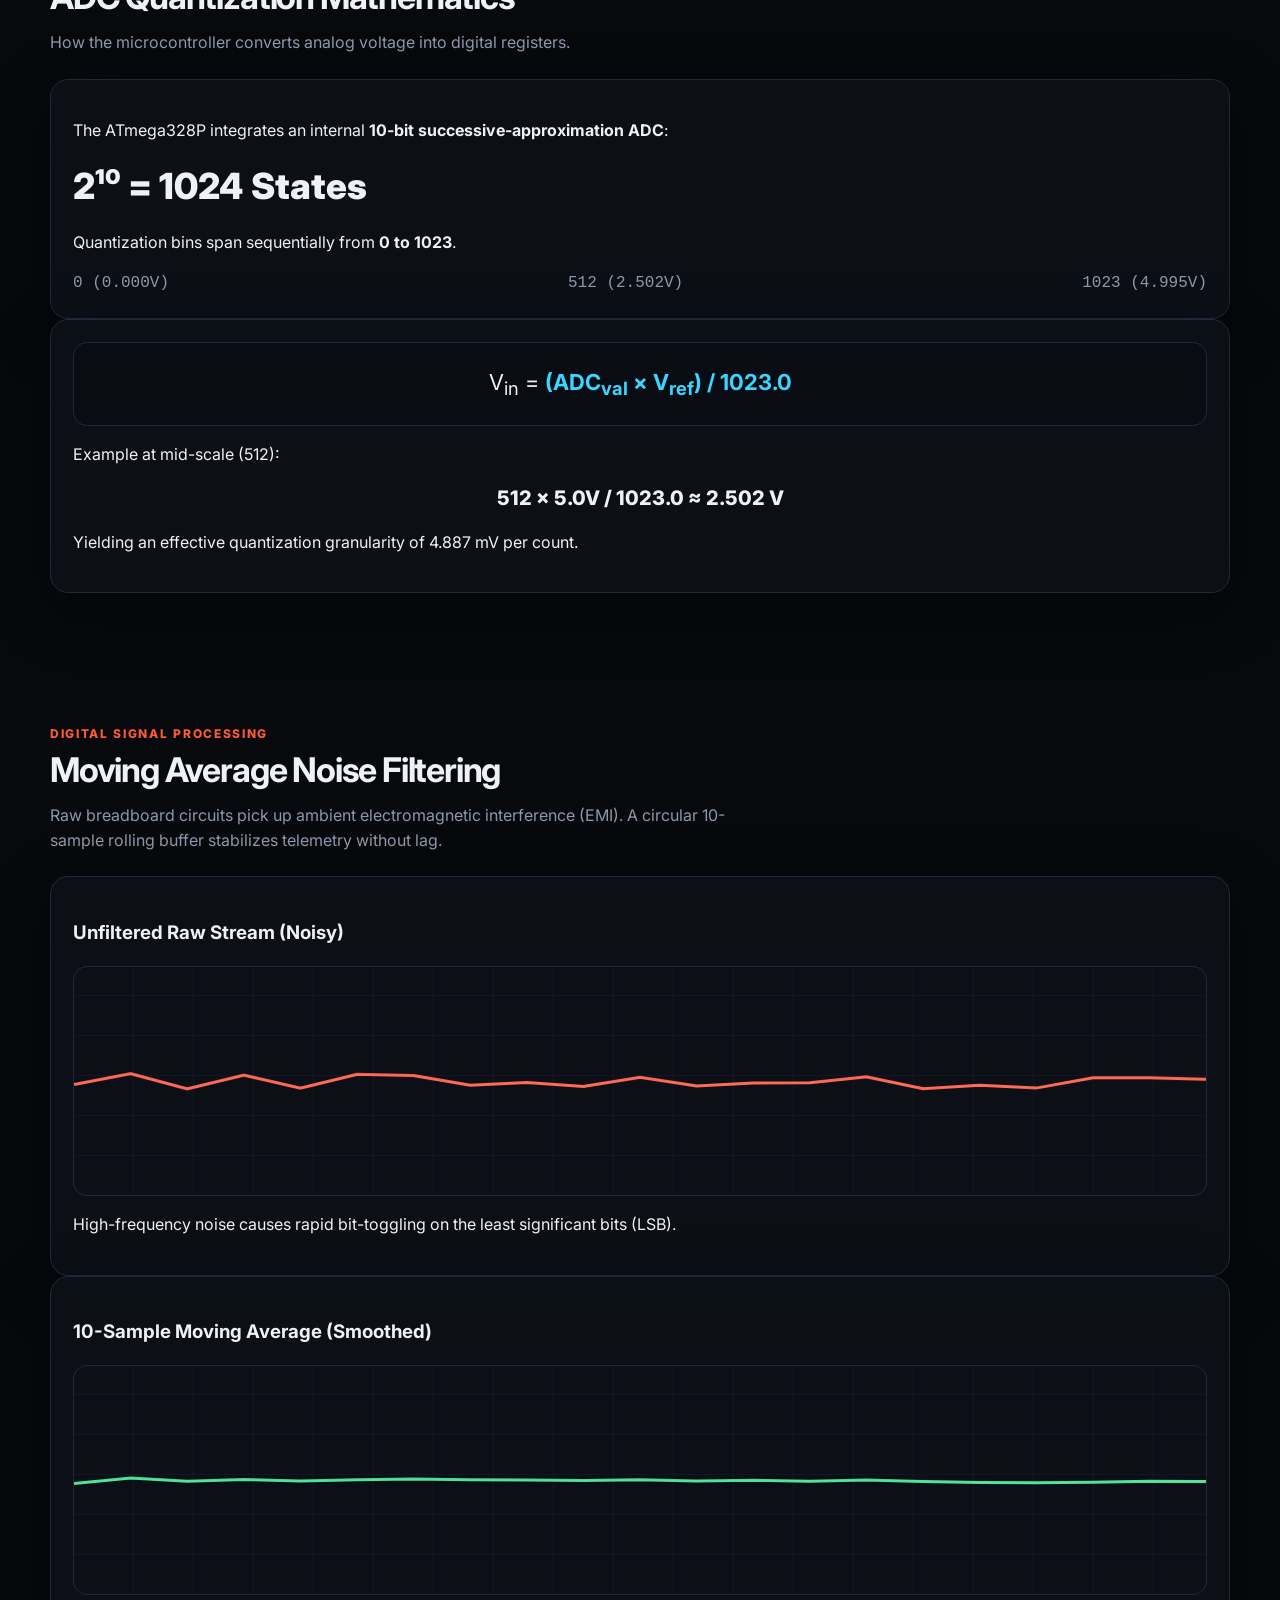
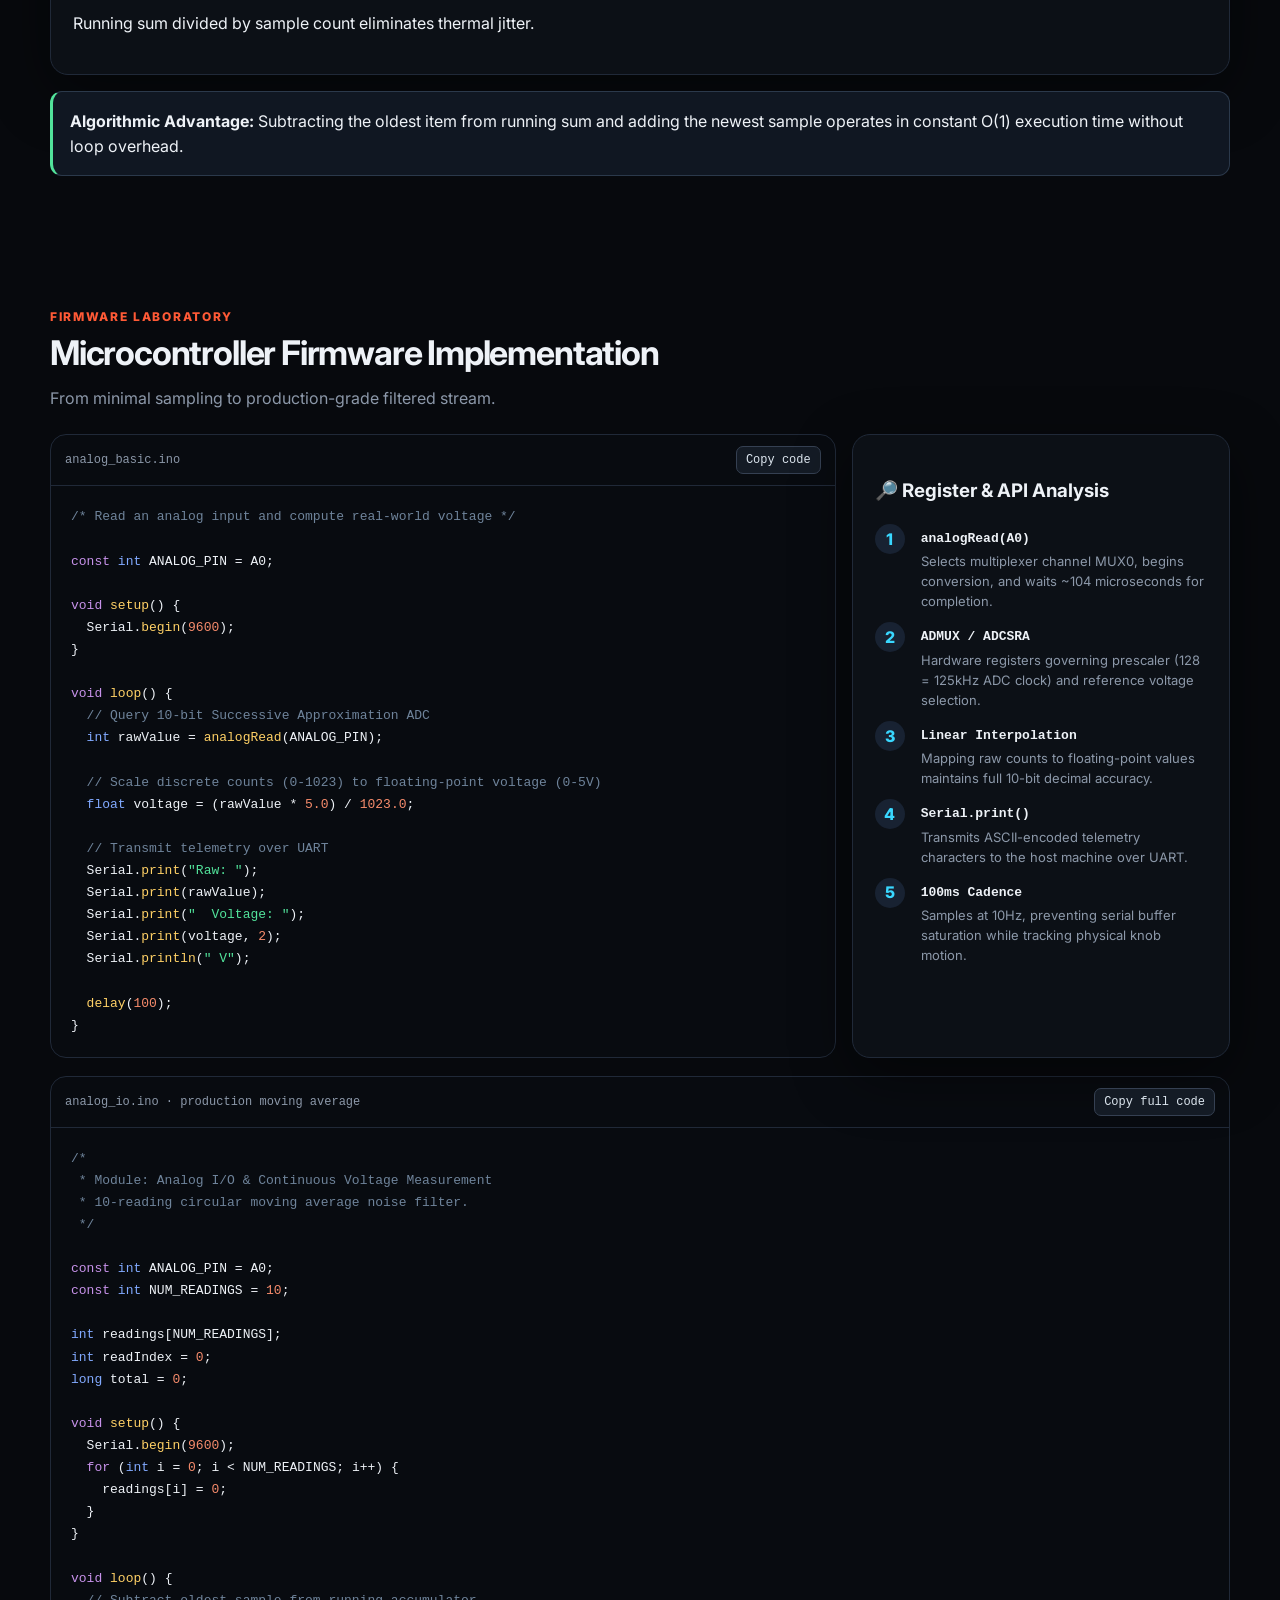
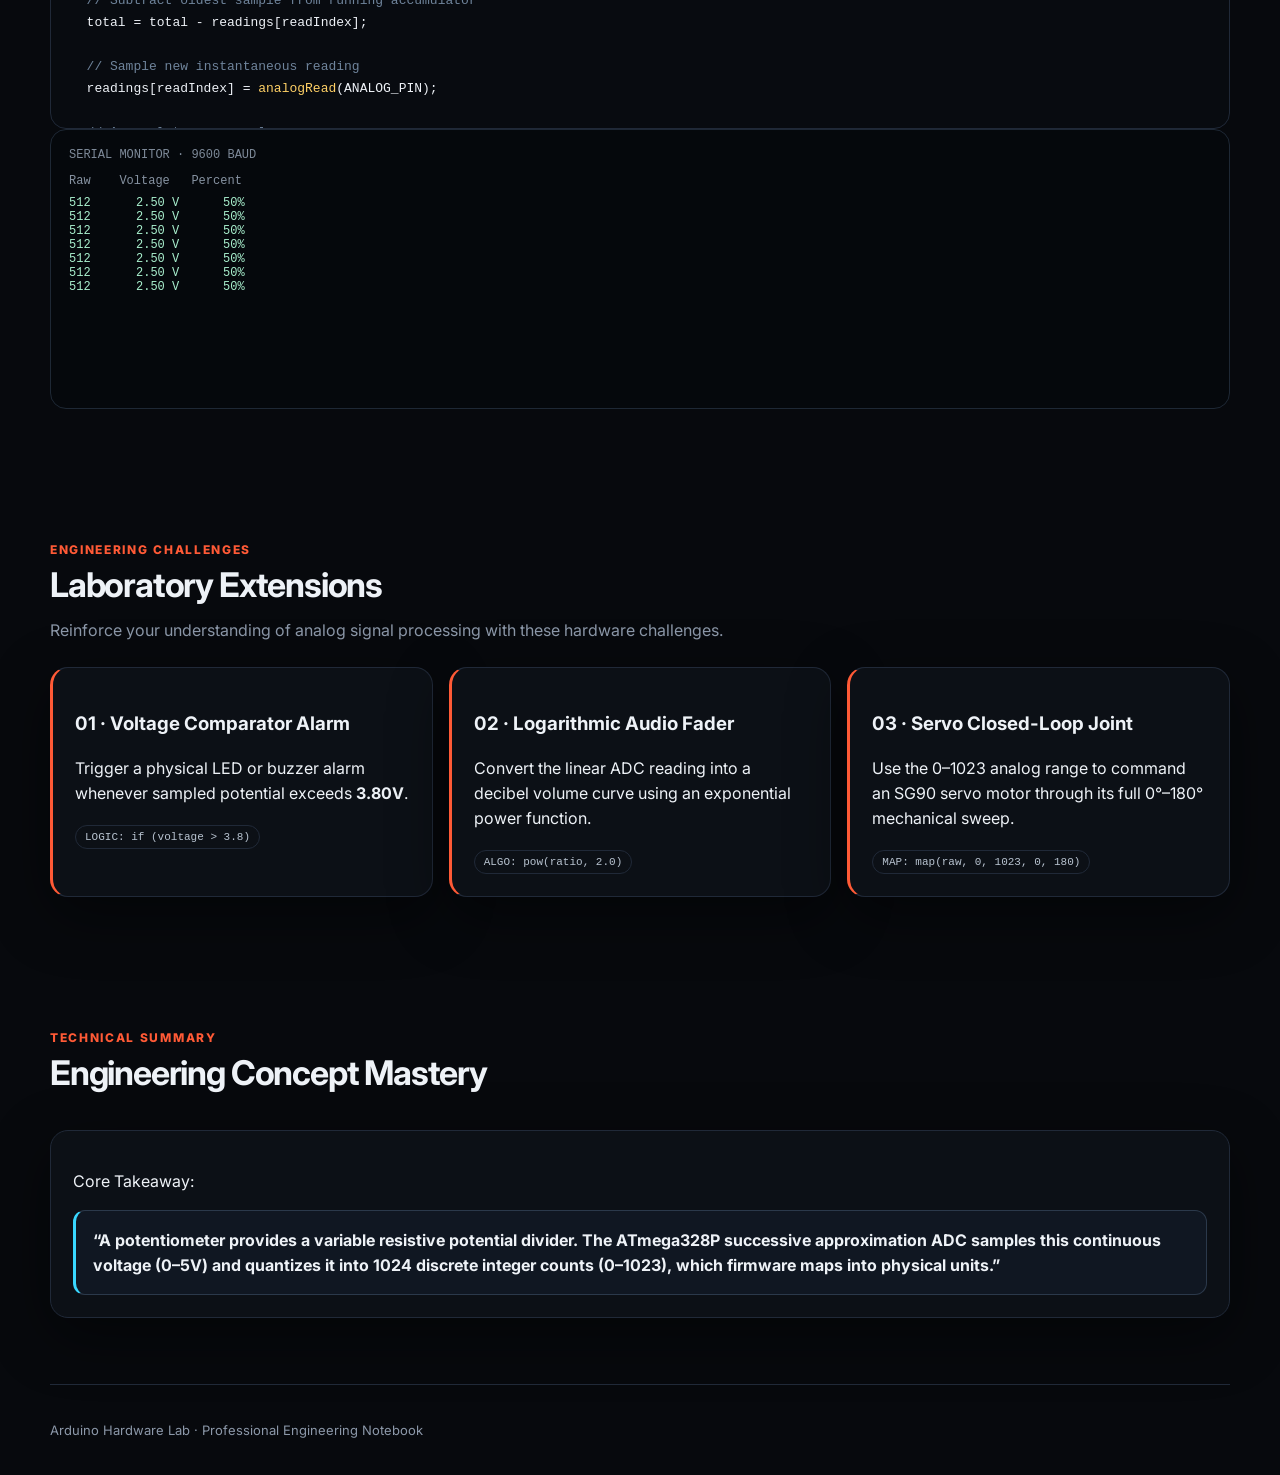
<file: docs/fundamentals/analog-io.html>
<!DOCTYPE html>
<html lang="en">

<head>
  <meta charset="UTF-8">
  <meta name="viewport" content="width=device-width,initial-scale=1.0">
  <title>Analog Input / Output — Arduino Hardware Lab</title>
  <!-- Fonts & Icons matching main website -->
  <link rel="preconnect" href="https://fonts.googleapis.com">
  <link rel="preconnect" href="https://fonts.gstatic.com" crossorigin>
  <link
    href="https://fonts.googleapis.com/css2?family=Inter:wght@300;400;500;600;700&family=JetBrains+Mono:wght@400;500;600;700&family=Outfit:wght@600;700;800&display=swap"
    rel="stylesheet">
  <link rel="stylesheet" href="https://cdnjs.cloudflare.com/ajax/libs/font-awesome/6.4.0/css/all.min.css">
  <style>
    :root {
      --bg: #07090d;
      --panel: #0d1118;
      --panel2: #111722;
      --line: #202938;
      --text: #eef2f7;
      --muted: #8c98a9;
      --accent: #ff5a36;
      --cyan: #39d7ff;
      --green: #52e39b;
      --yellow: #ffd166;
      --purple: #c792ea;
      --blue: #82aaff;
      --red: #ff6b6b;
      --shadow: 0 18px 60px #0007
    }

    * {
      box-sizing: border-box
    }

    html {
      scroll-behavior: smooth
    }

    body {
      margin: 0;
      background: radial-gradient(circle at 70% 0%, #14202d 0, #07090d 34%), var(--bg);
      color: var(--text);
      font-family: Inter, ui-sans-serif, system-ui, -apple-system, "Segoe UI", sans-serif;
      line-height: 1.55
    }

    body:before {
      content: "";
      position: fixed;
      inset: 0;
      pointer-events: none;
      opacity: .11;
      background-image: linear-gradient(#fff 1px, transparent 1px), linear-gradient(90deg, #fff 1px, transparent 1px);
      background-size: 42px 42px;
      mask-image: linear-gradient(to bottom, black, transparent 75%)
    }

    .container {
      width: min(1180px, calc(100% - 40px));
      margin: auto
    }

    /* Floating Navbar matching Main Website */
    .navbar-wrapper {
      position: fixed;
      top: 16px;
      left: 0;
      right: 0;
      display: flex;
      justify-content: center;
      z-index: 100;
      padding: 0 20px;
    }

    .navbar {
      display: flex;
      align-items: center;
      justify-content: space-between;
      width: 100%;
      max-width: 1100px;
      height: 64px;
      padding: 0 18px;
      border-radius: 9999px;
      background: rgba(13, 15, 18, 0.85);
      border: 1px solid rgba(255, 255, 255, 0.1);
      box-shadow: 0 10px 30px rgba(0, 0, 0, 0.5), inset 0 1px 0 rgba(255, 255, 255, 0.1);
      backdrop-filter: blur(18px);
      -webkit-backdrop-filter: blur(18px);
    }

    .brand-logo {
      display: flex;
      align-items: center;
      gap: 12px;
      text-decoration: none;
    }

    .pulse-icon {
      width: 26px;
      height: 26px;
      filter: drop-shadow(0 0 8px #35C98A);
    }

    .brand-text {
      display: flex;
      align-items: center;
      gap: 8px;
    }

    .brand-name {
      font-weight: 700;
      font-size: 0.95rem;
      letter-spacing: 0.08em;
      font-family: 'Outfit', sans-serif;
      color: #eef2f7;
    }

    .brand-badge {
      font-family: 'JetBrains Mono', monospace;
      font-size: 0.65rem;
      padding: 2px 6px;
      border-radius: 4px;
      background: rgba(53, 201, 138, 0.12);
      color: #35C98A;
      border: 1px solid rgba(53, 201, 138, 0.3);
      font-weight: 600;
      letter-spacing: 0.05em;
    }

    .nav-links {
      display: flex;
      list-style: none;
      gap: 4px;
      background: rgba(255, 255, 255, 0.03);
      padding: 4px 6px;
      border-radius: 9999px;
      border: 1px solid rgba(255, 255, 255, 0.05);
      margin: 0;
    }

    .nav-link {
      font-size: 0.85rem;
      font-weight: 500;
      color: #8c98a9;
      padding: 6px 14px;
      border-radius: 9999px;
      text-decoration: none;
      transition: all 0.15s ease;
    }

    .nav-link:hover {
      color: #eef2f7;
      background: rgba(255, 255, 255, 0.08);
    }

    .nav-link.active {
      color: #eef2f7;
      background: rgba(255, 255, 255, 0.12);
      box-shadow: inset 0 1px 0 rgba(255, 255, 255, 0.2);
    }

    .nav-actions {
      display: flex;
      align-items: center;
      gap: 10px;
    }

    .nav-back-btn {
      display: inline-flex;
      align-items: center;
      gap: 7px;
      color: var(--cyan);
      background: rgba(57, 215, 255, 0.08);
      border: 1px solid rgba(57, 215, 255, 0.25);
      padding: 6px 14px;
      border-radius: 9999px;
      font-size: 0.82rem;
      text-decoration: none;
      font-weight: 600;
      transition: all 0.15s ease;
    }

    .nav-back-btn:hover {
      background: rgba(57, 215, 255, 0.16);
      border-color: rgba(57, 215, 255, 0.45);
      transform: translateY(-1px);
    }

    .btn-github-nav {
      display: inline-flex;
      align-items: center;
      gap: 7px;
      background: rgba(255, 255, 255, 0.08);
      border: 1px solid rgba(255, 255, 255, 0.15);
      color: #eef2f7;
      padding: 6px 15px;
      border-radius: 9999px;
      font-size: 0.82rem;
      font-weight: 500;
      text-decoration: none;
      transition: all 0.15s ease;
    }

    .btn-github-nav:hover {
      background: rgba(255, 255, 255, 0.15);
      border-color: rgba(255, 255, 255, 0.3);
      transform: translateY(-1px);
    }

    @media (max-width: 860px) {
      .nav-links {
        display: none;
      }
    }

    .hero {
      padding: 104px 0 62px;
      display: grid;
      grid-template-columns: 1.05fr .95fr;
      gap: 54px;
      align-items: center
    }

    .eyebrow {
      color: var(--accent);
      font-size: 12px;
      font-weight: 800;
      letter-spacing: .14em;
      text-transform: uppercase
    }

    .hero h1 {
      font-size: clamp(43px, 6vw, 75px);
      line-height: .97;
      letter-spacing: -.055em;
      margin: 14px 0 20px
    }

    .hero p {
      font-size: 18px;
      color: var(--muted);
      max-width: 650px
    }

    .buttons {
      display: flex;
      gap: 12px;
      margin-top: 28px;
      flex-wrap: wrap
    }

    .btn {
      border: 1px solid var(--line);
      background: #111722;
      color: #fff;
      padding: 12px 17px;
      border-radius: 11px;
      font-weight: 700;
      cursor: pointer;
      text-decoration: none;
      display: inline-flex;
      align-items: center;
      gap: 8px;
      font-size: 14px
    }

    .btn.primary {
      background: var(--accent);
      border-color: var(--accent);
      color: #090a0c
    }

    .btn:hover {
      transform: translateY(-1px)
    }

    .hero-card,
    .card {
      background: rgba(13, 17, 24, .9);
      border: 1px solid var(--line);
      border-radius: 18px;
      padding: 22px;
      box-shadow: var(--shadow)
    }

    .arduino {
      border: 1px solid #384352;
      border-radius: 16px;
      padding: 20px;
      position: relative;
      overflow: hidden
    }

    .boardtop {
      display: flex;
      justify-content: space-between;
      color: #9ca7b6;
      font: 12px monospace
    }

    .board {
      margin: 18px auto;
      width: 88%;
      height: 160px;
      border-radius: 10px;
      background: linear-gradient(135deg, #167c62, #0c5648);
      border: 2px solid #2ba980;
      position: relative
    }

    .chip {
      position: absolute;
      width: 100px;
      height: 45px;
      left: 50%;
      top: 55px;
      transform: translateX(-50%);
      background: #15191f;
      border: 1px solid #4b5664;
      border-radius: 5px;
      display: grid;
      place-items: center;
      font: 11px monospace;
      color: #cdd5df
    }

    .pin {
      position: absolute;
      font: 10px monospace
    }

    .p5 {
      left: 8px;
      top: 10px
    }

    .a0 {
      right: 8px;
      top: 66px
    }

    .gnd {
      left: 8px;
      bottom: 10px
    }

    .potwrap {
      display: flex;
      justify-content: center;
      align-items: center;
      gap: 18px;
      margin-top: 18px
    }

    .pot {
      width: 130px;
      height: 74px;
      border-radius: 12px;
      background: #1c222c;
      border: 1px solid #485364;
      position: relative
    }

    .knob {
      width: 56px;
      height: 56px;
      border-radius: 50%;
      background: #0b0e13;
      border: 5px solid #626f80;
      position: absolute;
      left: 50%;
      top: 50%;
      transform: translate(-50%, -50%);
      transition: .12s
    }

    .knob:after {
      content: "";
      position: absolute;
      width: 3px;
      height: 20px;
      background: var(--cyan);
      left: 50%;
      top: 3px;
      transform: translateX(-50%);
      border-radius: 2px
    }

    .wire {
      height: 2px;
      background: var(--cyan);
      width: 65px;
      box-shadow: 0 0 12px #39d7ffaa
    }

    section {
      padding: 66px 0
    }

    .section-head {
      display: flex;
      justify-content: space-between;
      gap: 20px;
      align-items: end;
      margin-bottom: 24px
    }

    h2 {
      font-size: 34px;
      letter-spacing: -.035em;
      margin: 0 0 6px
    }

    .lead {
      color: var(--muted);
      max-width: 700px;
      margin: 0
    }

    .grid {
      display: grid;
      gap: 16px
    }

    .three {
      grid-template-columns: repeat(3, 1fr)
    }

    .two {
      grid-template-columns: repeat(2, 1fr)
    }

    .flow {
      display: flex;
      align-items: stretch;
      gap: 8px;
      flex-wrap: wrap
    }

    .node {
      flex: 1;
      min-width: 160px;
      padding: 18px;
      background: #0b1017;
      border: 1px solid var(--line);
      border-radius: 14px
    }

    .arrow {
      display: grid;
      place-items: center;
      color: var(--cyan);
      font-size: 22px
    }

    .node p {
      color: var(--muted);
      font-size: 14px
    }

    .icon {
      font-size: 28px
    }

    .simple {
      font-size: 16px
    }

    .callout {
      background: #101722;
      border: 1px solid #2b394b;
      border-left: 3px solid var(--cyan);
      padding: 17px;
      border-radius: 12px
    }

    .callout.orange {
      border-left-color: var(--accent)
    }

    .callout.green {
      border-left-color: var(--green)
    }

    table {
      width: 100%;
      border-collapse: collapse
    }

    th,
    td {
      text-align: left;
      padding: 13px;
      border-bottom: 1px solid var(--line)
    }

    th {
      font-size: 11px;
      text-transform: uppercase;
      color: var(--muted)
    }

    td code {
      color: var(--cyan)
    }

    .sim {
      display: grid;
      grid-template-columns: .8fr 1.2fr;
      gap: 18px
    }

    .control {
      background: #090d13;
      border: 1px solid var(--line);
      border-radius: 18px;
      padding: 22px
    }

    .range {
      width: 100%;
      accent-color: var(--accent);
      cursor: pointer
    }

    .scale {
      display: flex;
      justify-content: space-between;
      color: var(--muted);
      font: 12px monospace
    }

    .gauge {
      height: 14px;
      border-radius: 99px;
      background: #151b25;
      border: 1px solid var(--line);
      overflow: hidden;
      margin-top: 18px
    }

    .fill {
      height: 100%;
      width: 50%;
      background: linear-gradient(90deg, var(--cyan), var(--accent));
      transition: .12s
    }

    .readout {
      display: grid;
      grid-template-columns: repeat(3, 1fr);
      gap: 10px;
      margin-top: 18px
    }

    .read {
      padding: 14px;
      border: 1px solid var(--line);
      border-radius: 12px;
      background: #0c1118
    }

    .read span {
      font: 11px monospace;
      color: var(--muted)
    }

    .read b {
      font-size: 23px;
      display: block
    }

    .chart {
      height: 280px;
      background: repeating-linear-gradient(0deg, transparent 0 39px, #18202b 40px), repeating-linear-gradient(90deg, transparent 0 59px, #18202b 60px);
      border: 1px solid var(--line);
      border-radius: 14px;
      overflow: hidden
    }

    .chart canvas {
      width: 100%;
      height: 100%
    }

    .formula {
      font-size: 22px;
      background: #090d13;
      border: 1px solid var(--line);
      padding: 22px;
      border-radius: 14px;
      text-align: center
    }

    .formula b {
      color: var(--cyan)
    }

    .code-layout {
      display: grid;
      grid-template-columns: 1.35fr .65fr;
      gap: 16px
    }

    .code {
      background: #080b10;
      border: 1px solid var(--line);
      border-radius: 16px;
      overflow: hidden
    }

    .codebar {
      padding: 11px 14px;
      border-bottom: 1px solid var(--line);
      display: flex;
      justify-content: space-between;
      align-items: center;
      color: var(--muted);
      font: 12px monospace
    }

    .copy {
      border: 1px solid #354052;
      background: #141b25;
      color: #dce5ee;
      padding: 6px 9px;
      border-radius: 7px;
      cursor: pointer;
      font: 12px monospace
    }

    .copy:hover {
      border-color: var(--cyan)
    }

    .code pre {
      margin: 0;
      padding: 20px;
      overflow: auto;
      font-size: 13px;
      line-height: 1.7;
      max-height: 600px
    }

    .kw {
      color: var(--purple)
    }

    .type {
      color: var(--blue)
    }

    .fn {
      color: var(--yellow)
    }

    .num {
      color: #f78c6c
    }

    .str {
      color: var(--green)
    }

    .comment {
      color: #6f849b
    }

    .var {
      color: #f8f8f2
    }

    .serial {
      background: #05080c;
      border: 1px solid #1e2835;
      border-radius: 16px;
      padding: 18px;
      font: 12px monospace;
      min-height: 280px;
      color: #a9f0ce;
      overflow: hidden
    }

    .serial .head {
      color: #7d8998;
      margin-bottom: 12px
    }

    .serialline {
      display: grid;
      grid-template-columns: 55px 75px 75px;
      gap: 12px
    }

    .explain-list {
      display: grid;
      gap: 11px
    }

    .explain-row {
      display: grid;
      grid-template-columns: 35px 1fr;
      gap: 11px
    }

    .explain-row .n {
      width: 30px;
      height: 30px;
      border-radius: 50%;
      background: #182232;
      color: var(--cyan);
      display: grid;
      place-items: center;
      font-weight: 800
    }

    .explain-row p {
      margin: 2px 0 0;
      color: var(--muted);
      font-size: 13px
    }

    .challenge {
      border-left: 3px solid var(--accent)
    }

    .tag {
      display: inline-block;
      border: 1px solid var(--line);
      border-radius: 999px;
      padding: 5px 9px;
      color: #b8c3d0;
      font: 11px monospace
    }

    .footer {
      border-top: 1px solid var(--line);
      padding: 35px 0;
      color: var(--muted);
      font-size: 13px
    }

    @media(max-width:850px) {

      .hero,
      .sim,
      .two,
      .three,
      .code-layout {
        grid-template-columns: 1fr
      }

      .links {
        display: none
      }

      .readout {
        grid-template-columns: 1fr
      }

      .hero {
        padding-top: 55px
      }
    }
  </style>
</head>

<body>
  <!-- Floating Island Header matching main website -->
  <header class="navbar-wrapper">
    <nav class="navbar">
      <a href="../index.html" class="brand-logo">
        <svg class="pulse-icon" viewBox="0 0 32 32" fill="none" xmlns="http://www.w3.org/2000/svg">
          <path d="M2 16H8L11 6L16 26L21 11L24 16H30" stroke="#35C98A" stroke-width="2.5" stroke-linecap="round"
            stroke-linejoin="round" />
        </svg>
        <div class="brand-text">
          <span class="brand-name">PRERITH.M</span>
          <span class="brand-badge">HW LAB</span>
        </div>
      </a>

      <ul class="nav-links">
        <li><a href="#idea" class="nav-link">Architecture</a></li>
        <li><a href="#simulator" class="nav-link active">Simulator</a></li>
        <li><a href="#circuit" class="nav-link">Circuit</a></li>
        <li><a href="#code" class="nav-link">Code</a></li>
        <li><a href="#challenges" class="nav-link">Challenges</a></li>
      </ul>

      <div class="nav-actions">
        <a href="../index.html" class="nav-back-btn">
          <i class="fa-solid fa-arrow-left"></i>
          <span>Main Lab</span>
        </a>
        <a href="https://github.com/PrerithM/Arduino-Projects/tree/main/01-Fundamentals/Analog-IO" target="_blank"
          rel="noopener noreferrer" class="btn-github-nav">
          <i class="fa-brands fa-github"></i>
          <span>GitHub</span>
          <i class="fa-solid fa-arrow-up-right-from-square" style="font-size: 0.65rem; opacity: 0.7;"></i>
        </a>
      </div>
    </nav>
  </header>

  <main>
    <div class="container">
      <section class="hero">
        <div>
          <div class="eyebrow">01 · Fundamentals &middot; Analog I/O</div>
          <h1>Analog Input / Output</h1>
          <p>Sample continuous physical voltage and quantize it with Arduino's 10-bit Analog-to-Digital Converter.
            Includes real-time moving average noise filtration.</p>
          <div class="buttons"><a class="btn primary" href="#simulator">Try the simulator</a><a class="btn"
              href="#code">Open the code</a></div>
          <div style="display:flex;gap:8px;flex-wrap:wrap;margin-top:22px"><span
              class="tag">ANALOG-TO-DIGITAL</span><span class="tag">ATMEGA328P</span><span class="tag">10-BIT
              ADC</span><span class="tag">MOVING AVERAGE</span><span class="tag">PIN A0</span></div>
        </div>
        <div class="hero-card">
          <div class="arduino">
            <div class="boardtop"><span>ARDUINO UNO R3</span><span>ADC VOLTAGE SAMPLER</span></div>
            <div class="board"><span class="pin p5">5V</span><span class="pin a0">A0</span><span
                class="pin gnd">GND</span>
              <div class="chip">ATmega328P</div>
            </div>
            <div class="potwrap">
              <div class="wire"></div>
              <div class="pot">
                <div class="knob" id="heroKnob"></div>
              </div>
              <div class="wire"></div>
            </div>
            <div style="display:flex;justify-content:space-between;margin-top:10px;color:#8d99a8;font:11px monospace">
              <span>0.00V</span><span id="heroVoltage">2.50V</span><span>5.00V</span>
            </div>
          </div>
        </div>
      </section>

      <section id="idea">
        <div class="section-head">
          <div>
            <div class="eyebrow">Core Architecture</div>
            <h2>The Physical Signal Model</h2>
            <p class="lead">A potentiometer functions as an adjustable resistive voltage divider. Rotating the shaft
              sweeps the wiper contact across a resistive track to scale output potential.</p>
          </div>
        </div>
        <div class="three grid">
          <div class="card">
            <div class="icon">🎛️</div>
            <h3>Resistive Divider</h3>
            <p class="simple muted">Dividing 5V across a 10kΩ carbon track yields a continuous analog output voltage
              between 0.00V and 5.00V on the center wiper pin.</p>
          </div>
          <div class="card">
            <div class="icon">⚡</div>
            <h3>Analog Pin A0</h3>
            <p class="simple muted">Multiplexed directly into the internal Successive Approximation Register (SAR) ADC
              channel of the ATmega328P.</p>
          </div>
          <div class="card">
            <div class="icon">🔢</div>
            <h3>10-Bit Quantization</h3>
            <p class="simple muted">Transforms the incoming 0V–5V continuous potential into discrete integers from 0 to
              1023 (1024 distinct voltage steps).</p>
          </div>
        </div>
        <div class="callout" style="margin-top:16px"><b>Signal Processing Chain:</b> Mechanical Rotation → Variable
          Resistance → Scaled Voltage (0–5V) → 10-Bit ADC Conversion (0–1023) → Moving Average Filter → Serial
          Telemetry.</div>
      </section>

      <section>
        <div class="section-head">
          <div>
            <div class="eyebrow">Signal Pipeline</div>
            <h2>Conversion Pipeline Step by Step</h2>
          </div>
        </div>
        <div class="flow">
          <div class="node"><b>1 · Wiper Displacement</b>
            <p>Rotating the dial adjusts the ratio R1:R2 across the 10kΩ element.</p>
          </div>
          <div class="arrow">→</div>
          <div class="node"><b>2 · A0 Sample & Hold</b>
            <p>Input capacitor charges to match the instantaneous pin voltage.</p>
          </div>
          <div class="arrow">→</div>
          <div class="node"><b>3 · SAR Quantization</b>
            <p>Successive binary search computes integer value (0 to 1023) in ~100µs.</p>
          </div>
          <div class="arrow">→</div>
          <div class="node"><b>4 · Rolling Smoothing</b>
            <p>A circular 10-sample FIFO buffer filters high-frequency thermal noise.</p>
          </div>
        </div>
      </section>

      <section id="circuit">
        <div class="section-head">
          <div>
            <div class="eyebrow">Hardware Schematic</div>
            <h2>Wiring & Pin Architecture</h2>
            <p class="lead">Connect the three potentiometer terminals directly to the Arduino Uno header pins.</p>
          </div>
        </div>
        <div class="two">
          <div class="card">
            <table>
              <tr>
                <th>Arduino Pin</th>
                <th>Potentiometer Terminal</th>
                <th>Functional Purpose</th>
              </tr>
              <tr>
                <td><code>5V</code></td>
                <td>Outer Leg (Pin 1)</td>
                <td>+5V Reference Supply</td>
              </tr>
              <tr>
                <td><code>A0</code></td>
                <td>Center Wiper (Pin 2)</td>
                <td>Variable Potential Input</td>
              </tr>
              <tr>
                <td><code>GND</code></td>
                <td>Opposite Leg (Pin 3)</td>
                <td>System Common Ground</td>
              </tr>
            </table>
          </div>
          <div class="card">
            <h3>⚡ Engineering Notes</h3>
            <p><span class="tag">VREF = 5.0V</span> By default, Arduino compares against the VCC rail.</p>
            <p><span class="tag">RESOLUTION</span> 5.0V / 1024 ≈ 4.88mV per ADC step.</p>
            <p><span class="tag">IMPEDANCE</span> Output impedance &lt; 10kΩ ensures accurate internal sampling.</p>
          </div>
        </div>
      </section>

      <section id="simulator">
        <div class="section-head">
          <div>
            <div class="eyebrow">Interactive Lab</div>
            <h2>Live ADC & Voltage Telemetry</h2>
            <p class="lead">Adjust the potentiometer dial to inspect raw quantized levels, calculated voltage, and the
              live waveform graph.</p>
          </div>
        </div>
        <div class="sim">
          <div class="control">
            <h3>🎛️ Potentiometer Position</h3><input id="slider" class="range" type="range" min="0" max="1023"
              value="512">
            <div class="scale"><span>0V (0)</span><span>2.5V (512)</span><span>5V (1023)</span></div>
            <div class="gauge">
              <div id="fill" class="fill"></div>
            </div>
            <div class="readout">
              <div class="read"><span>RAW ADC</span><b id="raw">512</b></div>
              <div class="read"><span>CALCULATED VOLTS</span><b id="voltage">2.50 V</b></div>
              <div class="read"><span>NORMALIZED</span><b id="percent">50%</b></div>
            </div>
            <div class="callout orange" style="margin-top:17px"><b>Observation:</b> Notice how linear adjustment maps
              directly from 0.00V at ground reference to 5.00V at full scale.</div>
          </div>
          <div class="card">
            <div style="display:flex;justify-content:space-between;align-items:center;margin-bottom:12px">
              <h3 style="margin:0">Live Signal Oscillogram</h3><span class="tag">LIVE CAPTURE</span>
            </div>
            <div class="chart"><canvas id="chart" width="900" height="280"></canvas></div>
          </div>
        </div>
      </section>

      <section>
        <div class="section-head">
          <div>
            <div class="eyebrow">Mathematical Theory</div>
            <h2>ADC Quantization Mathematics</h2>
            <p class="lead">How the microcontroller converts analog voltage into digital registers.</p>
          </div>
        </div>
        <div class="two">
          <div class="card simple">
            <p>The ATmega328P integrates an internal <b>10-bit successive-approximation ADC</b>:</p>
            <div style="font-size:36px;font-weight:850">2¹⁰ = 1024 States</div>
            <p>Quantization bins span sequentially from <b>0 to 1023</b>.</p>
            <div style="display:flex;justify-content:space-between;font-family:monospace;color:var(--muted)"><span>0
                (0.000V)</span><span>512 (2.502V)</span><span>1023 (4.995V)</span></div>
          </div>
          <div class="card">
            <div class="formula">V<sub>in</sub> = <b>(ADC<sub>val</sub> &times; V<sub>ref</sub>) / 1023.0</b></div>
            <p class="muted">Example at mid-scale (512):</p>
            <div style="font-size:20px;text-align:center;font-weight:800">512 &times; 5.0V / 1023.0 &approx; 2.502 V
            </div>
            <p class="muted">Yielding an effective quantization granularity of 4.887 mV per count.</p>
          </div>
        </div>
      </section>

      <section>
        <div class="section-head">
          <div>
            <div class="eyebrow">Digital Signal Processing</div>
            <h2>Moving Average Noise Filtering</h2>
            <p class="lead">Raw breadboard circuits pick up ambient electromagnetic interference (EMI). A circular
              10-sample rolling buffer stabilizes telemetry without lag.</p>
          </div>
        </div>
        <div class="two">
          <div class="card">
            <h3>Unfiltered Raw Stream (Noisy)</h3>
            <div class="chart" style="height:230px"><canvas id="rawChart" width="900" height="230"></canvas></div>
            <p class="muted">High-frequency noise causes rapid bit-toggling on the least significant bits (LSB).</p>
          </div>
          <div class="card">
            <h3>10-Sample Moving Average (Smoothed)</h3>
            <div class="chart" style="height:230px"><canvas id="smoothChart" width="900" height="230"></canvas></div>
            <p class="muted">Running sum divided by sample count eliminates thermal jitter.</p>
          </div>
        </div>
        <div class="callout green" style="margin-top:16px"><b>Algorithmic Advantage:</b> Subtracting the oldest item
          from running sum and adding the newest sample operates in constant O(1) execution time without loop overhead.
        </div>
      </section>

      <section id="code">
        <div class="section-head">
          <div>
            <div class="eyebrow">Firmware Laboratory</div>
            <h2>Microcontroller Firmware Implementation</h2>
            <p class="lead">From minimal sampling to production-grade filtered stream.</p>
          </div>
        </div>
        <div class="code-layout">
          <div class="code">
            <div class="codebar"><span>analog_basic.ino</span><button class="copy" onclick="copyBasic()">Copy
                code</button></div>
            <pre id="basicCode"><span class="comment">/* Read an analog input and compute real-world voltage */</span>

<span class="kw">const</span> <span class="type">int</span> ANALOG_PIN = A0;

<span class="kw">void</span> <span class="fn">setup</span>() {
  Serial.<span class="fn">begin</span>(<span class="num">9600</span>);
}

<span class="kw">void</span> <span class="fn">loop</span>() {
  <span class="comment">// Query 10-bit Successive Approximation ADC</span>
  <span class="type">int</span> rawValue = <span class="fn">analogRead</span>(ANALOG_PIN);

  <span class="comment">// Scale discrete counts (0-1023) to floating-point voltage (0-5V)</span>
  <span class="type">float</span> voltage = (rawValue * <span class="num">5.0</span>) / <span class="num">1023.0</span>;

  <span class="comment">// Transmit telemetry over UART</span>
  Serial.<span class="fn">print</span>(<span class="str">"Raw: "</span>);
  Serial.<span class="fn">print</span>(rawValue);
  Serial.<span class="fn">print</span>(<span class="str">"  Voltage: "</span>);
  Serial.<span class="fn">print</span>(voltage, <span class="num">2</span>);
  Serial.<span class="fn">println</span>(<span class="str">" V"</span>);

  <span class="fn">delay</span>(<span class="num">100</span>);
}</pre>
          </div>
          <div class="card">
            <h3>🔎 Register & API Analysis</h3>
            <div class="explain-list">
              <div class="explain-row">
                <div class="n">1</div>
                <div><b><code>analogRead(A0)</code></b>
                  <p>Selects multiplexer channel MUX0, begins conversion, and waits ~104 microseconds for completion.
                  </p>
                </div>
              </div>
              <div class="explain-row">
                <div class="n">2</div>
                <div><b><code>ADMUX / ADCSRA</code></b>
                  <p>Hardware registers governing prescaler (128 = 125kHz ADC clock) and reference voltage selection.
                  </p>
                </div>
              </div>
              <div class="explain-row">
                <div class="n">3</div>
                <div><b><code>Linear Interpolation</code></b>
                  <p>Mapping raw counts to floating-point values maintains full 10-bit decimal accuracy.</p>
                </div>
              </div>
              <div class="explain-row">
                <div class="n">4</div>
                <div><b><code>Serial.print()</code></b>
                  <p>Transmits ASCII-encoded telemetry characters to the host machine over UART.</p>
                </div>
              </div>
              <div class="explain-row">
                <div class="n">5</div>
                <div><b><code>100ms Cadence</code></b>
                  <p>Samples at 10Hz, preventing serial buffer saturation while tracking physical knob motion.</p>
                </div>
              </div>
            </div>
          </div>
        </div>

        <div style="margin-top:18px" class="two">
          <div class="code">
            <div class="codebar"><span>analog_io.ino &middot; production moving average</span><button class="copy"
                onclick="copyFull()">Copy full code</button></div>
            <pre id="fullCode"><span class="comment">/*
 * Module: Analog I/O &amp; Continuous Voltage Measurement
 * 10-reading circular moving average noise filter.
 */</span>

<span class="kw">const</span> <span class="type">int</span> ANALOG_PIN = A0;
<span class="kw">const</span> <span class="type">int</span> NUM_READINGS = <span class="num">10</span>;

<span class="type">int</span> readings[NUM_READINGS];
<span class="type">int</span> readIndex = <span class="num">0</span>;
<span class="type">long</span> total = <span class="num">0</span>;

<span class="kw">void</span> <span class="fn">setup</span>() {
  Serial.<span class="fn">begin</span>(<span class="num">9600</span>);
  <span class="kw">for</span> (<span class="type">int</span> i = <span class="num">0</span>; i &lt; NUM_READINGS; i++) {
    readings[i] = <span class="num">0</span>;
  }
}

<span class="kw">void</span> <span class="fn">loop</span>() {
  <span class="comment">// Subtract oldest sample from running accumulator</span>
  total = total - readings[readIndex];

  <span class="comment">// Sample new instantaneous reading</span>
  readings[readIndex] = <span class="fn">analogRead</span>(ANALOG_PIN);

  <span class="comment">// Accumulate new sample</span>
  total = total + readings[readIndex];

  <span class="comment">// Advance circular buffer index</span>
  readIndex = (readIndex + <span class="num">1</span>) % NUM_READINGS;

  <span class="comment">// Calculate filtered average</span>
  <span class="type">int</span> averageRaw = total / NUM_READINGS;
  <span class="type">float</span> voltage = (averageRaw * <span class="num">5.0</span>) / <span class="num">1023.0</span>;
  <span class="type">int</span> percentage = <span class="fn">map</span>(averageRaw, <span class="num">0</span>, <span class="num">1023</span>, <span class="num">0</span>, <span class="num">100</span>);

  Serial.<span class="fn">print</span>(averageRaw);
  Serial.<span class="fn">print</span>(<span class="str">"\t"</span>);
  Serial.<span class="fn">print</span>(voltage, <span class="num">2</span>);
  Serial.<span class="fn">print</span>(<span class="str">" V\t"</span>);
  Serial.<span class="fn">print</span>(percentage);
  Serial.<span class="fn">println</span>(<span class="str">"%"</span>);

  <span class="fn">delay</span>(<span class="num">100</span>);
}</pre>
          </div>
          <div class="serial">
            <div class="head">SERIAL MONITOR &middot; 9600 BAUD</div>
            <div style="color:#8793a2;margin-bottom:8px">Raw&nbsp;&nbsp;&nbsp; Voltage&nbsp;&nbsp; Percent</div>
            <div id="serialLines"></div>
          </div>
        </div>
      </section>

      <section id="challenges">
        <div class="section-head">
          <div>
            <div class="eyebrow">Engineering Challenges</div>
            <h2>Laboratory Extensions</h2>
            <p class="lead">Reinforce your understanding of analog signal processing with these hardware challenges.</p>
          </div>
        </div>
        <div class="three grid">
          <div class="card challenge">
            <h3>01 &middot; Voltage Comparator Alarm</h3>
            <p class="muted">Trigger a physical LED or buzzer alarm whenever sampled potential exceeds <b>3.80V</b>.</p>
            <span class="tag">LOGIC: if (voltage &gt; 3.8)</span>
          </div>
          <div class="card challenge">
            <h3>02 &middot; Logarithmic Audio Fader</h3>
            <p class="muted">Convert the linear ADC reading into a decibel volume curve using an exponential power
              function.</p><span class="tag">ALGO: pow(ratio, 2.0)</span>
          </div>
          <div class="card challenge">
            <h3>03 &middot; Servo Closed-Loop Joint</h3>
            <p class="muted">Use the 0–1023 analog range to command an SG90 servo motor through its full 0&deg;–180&deg;
              mechanical sweep.</p><span class="tag">MAP: map(raw, 0, 1023, 0, 180)</span>
          </div>
        </div>
      </section>

      <section>
        <div class="section-head">
          <div>
            <div class="eyebrow">Technical Summary</div>
            <h2>Engineering Concept Mastery</h2>
          </div>
        </div>
        <div class="card simple">
          <p>Core Takeaway:</p>
          <div class="callout"><b>&ldquo;A potentiometer provides a variable resistive potential divider. The ATmega328P
              successive approximation ADC samples this continuous voltage (0–5V) and quantizes it into 1024 discrete
              integer counts (0–1023), which firmware maps into physical units.&rdquo;</b></div>
        </div>
      </section>
    </div>
  </main>
  <footer>
    <div class="container footer">Arduino Hardware Lab &middot; Professional Engineering Notebook</div>
  </footer>

  <script>
    const slider = document.getElementById('slider'), raw = document.getElementById('raw'), voltage = document.getElementById('voltage'), percent = document.getElementById('percent'), fill = document.getElementById('fill'), heroKnob = document.getElementById('heroKnob'), heroVoltage = document.getElementById('heroVoltage'), chart = document.getElementById('chart'), ctx = chart.getContext('2d'); let history = Array(80).fill(512), rawHistory = [], smoothHistory = [];
    function draw(c, data, color) { let w = c.canvas.width, h = c.canvas.height; c.clearRect(0, 0, w, h); c.strokeStyle = color; c.lineWidth = 3; c.beginPath(); data.forEach((v, i) => { let x = i / (data.length - 1) * w, y = h - (v / 1023) * h * .86 - h * .07; i ? c.lineTo(x, y) : c.moveTo(x, y) }); c.stroke() }
    function update() { let x = +slider.value, v = x * 5 / 1023, p = Math.round(x / 1023 * 100); raw.textContent = x; voltage.textContent = v.toFixed(2) + ' V'; percent.textContent = p + '%'; fill.style.width = p + '%'; heroKnob.style.transform = `translate(-50%,-50%) rotate(${(p - 50) * 2.4}deg)`; heroVoltage.textContent = v.toFixed(2) + 'V'; history.push(x); history.shift(); draw(ctx, history, '#39d7ff') }
    slider.addEventListener('input', update); update();
    setInterval(() => { let x = +slider.value, n = Math.max(0, Math.min(1023, x + (Math.random() - .5) * 85)); rawHistory.push(n); if (rawHistory.length > 70) rawHistory.shift(); let avg = rawHistory.slice(-10).reduce((a, b) => a + b, 0) / Math.min(10, rawHistory.length); smoothHistory.push(avg); if (smoothHistory.length > 70) smoothHistory.shift(); draw(document.getElementById('rawChart').getContext('2d'), rawHistory, '#ff6b55'); draw(document.getElementById('smoothChart').getContext('2d'), smoothHistory, '#52e39b'); let r = +slider.value, v = r * 5 / 1023, p = Math.round(r / 1023 * 100); let line = document.createElement('div'); line.className = 'serialline'; line.innerHTML = `<span>${r}</span><span>${v.toFixed(2)} V</span><span>${p}%</span>`; document.getElementById('serialLines').prepend(line); while (document.getElementById('serialLines').children.length > 7) document.getElementById('serialLines').lastChild.remove() }, 120);

    const basic = `/* Read an analog input and compute real-world voltage */\n\nconst int ANALOG_PIN = A0;\n\nvoid setup() {\n  Serial.begin(9600);\n}\n\nvoid loop() {\n  int rawValue = analogRead(ANALOG_PIN);\n  float voltage = (rawValue * 5.0) / 1023.0;\n\n  Serial.print("Raw: ");\n  Serial.print(rawValue);\n  Serial.print("  Voltage: ");\n  Serial.print(voltage, 2);\n  Serial.println(" V");\n\n  delay(100);\n}`;
    const full = `const int ANALOG_PIN = A0;\nconst int NUM_READINGS = 10;\n\nint readings[NUM_READINGS];\nint readIndex = 0;\nlong total = 0;\n\nvoid setup() {\n  Serial.begin(9600);\n  for (int i = 0; i < NUM_READINGS; i++) {\n    readings[i] = 0;\n  }\n}\n\nvoid loop() {\n  total = total - readings[readIndex];\n  readings[readIndex] = analogRead(ANALOG_PIN);\n  total = total + readings[readIndex];\n  readIndex = (readIndex + 1) % NUM_READINGS;\n\n  int averageRaw = total / NUM_READINGS;\n  float voltage = (averageRaw * 5.0) / 1023.0;\n  int percentage = map(averageRaw, 0, 1023, 0, 100);\n\n  Serial.print(averageRaw);\n  Serial.print("\\t");\n  Serial.print(voltage, 2);\n  Serial.print(" V\\t");\n  Serial.print(percentage);\n  Serial.println("%");\n\n  delay(100);\n}`;
    function copyText(t, b) { navigator.clipboard.writeText(t).then(() => { let old = b.textContent; b.textContent = 'Copied ✓'; setTimeout(() => b.textContent = old, 1200) }) }
    function copyBasic() { copyText(basic, event.target) } function copyFull() { copyText(full, event.target) }
  </script>
</body>

</html>
</file>
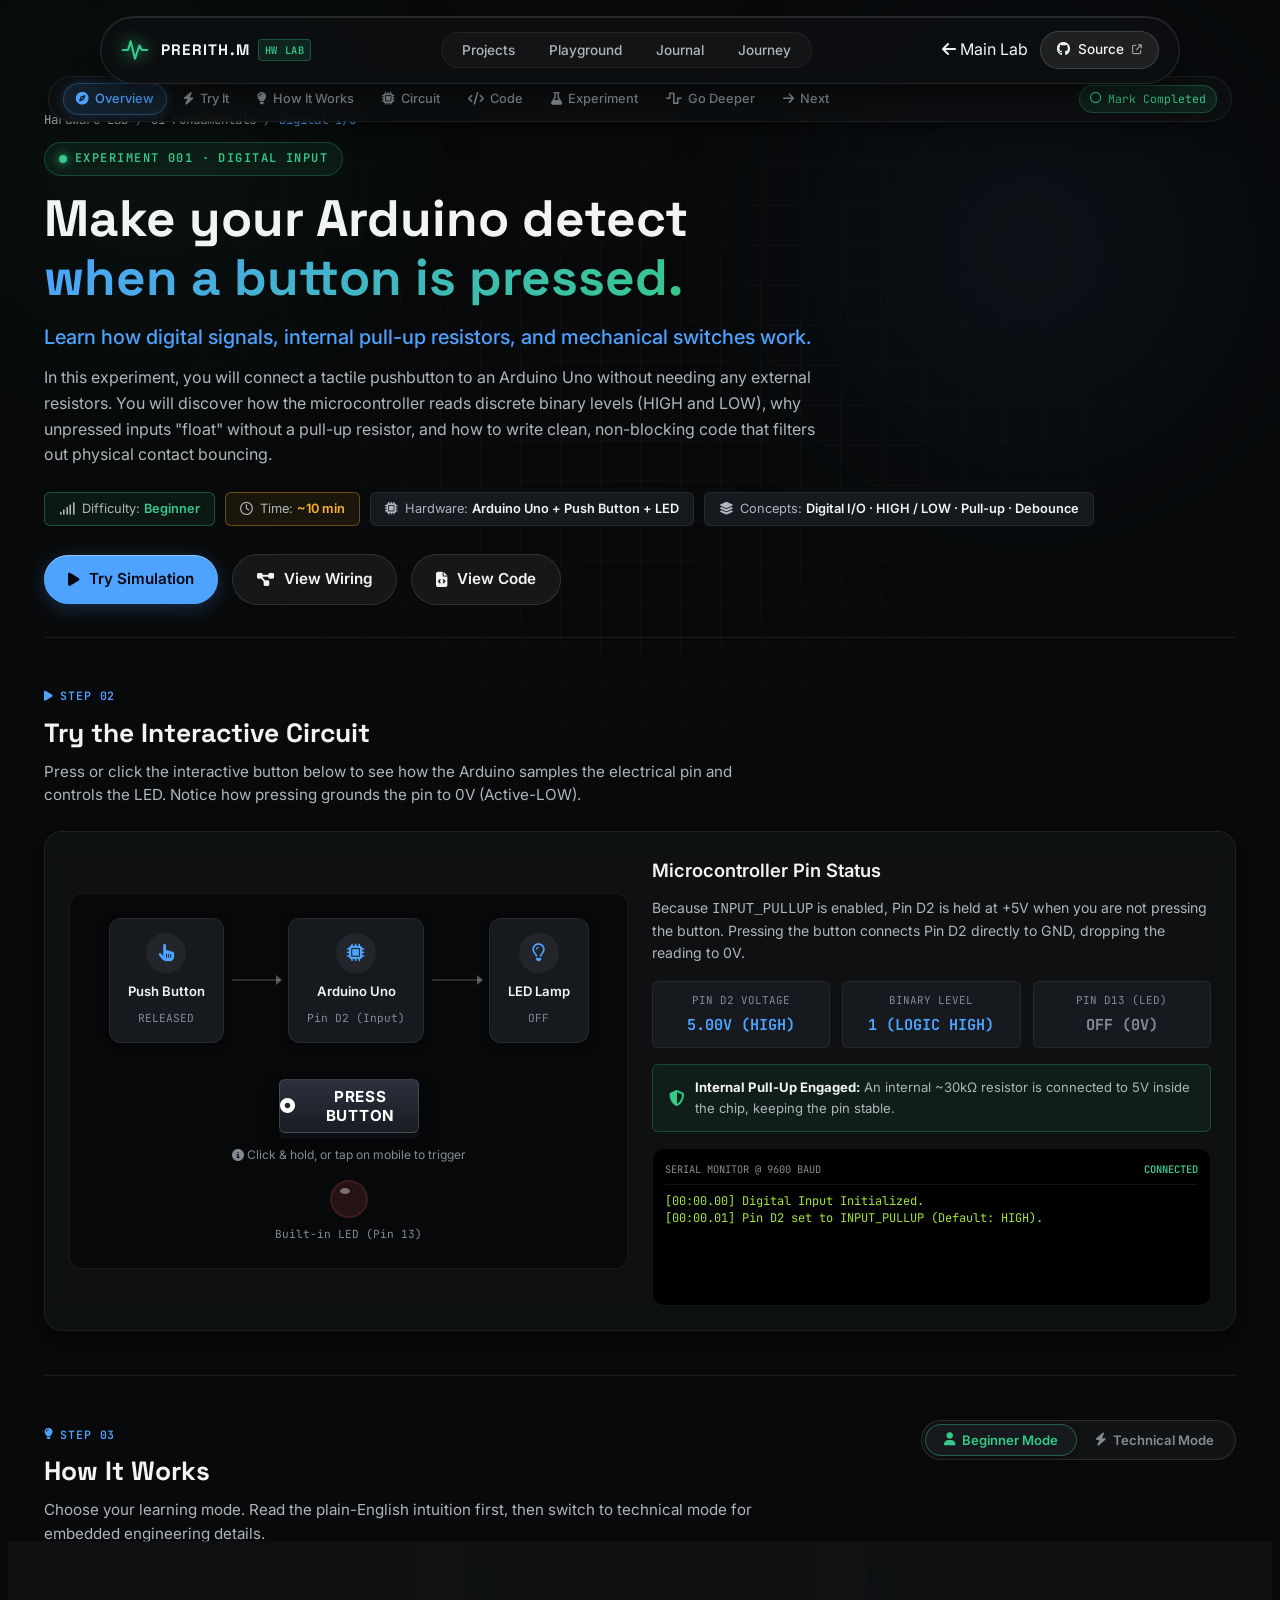
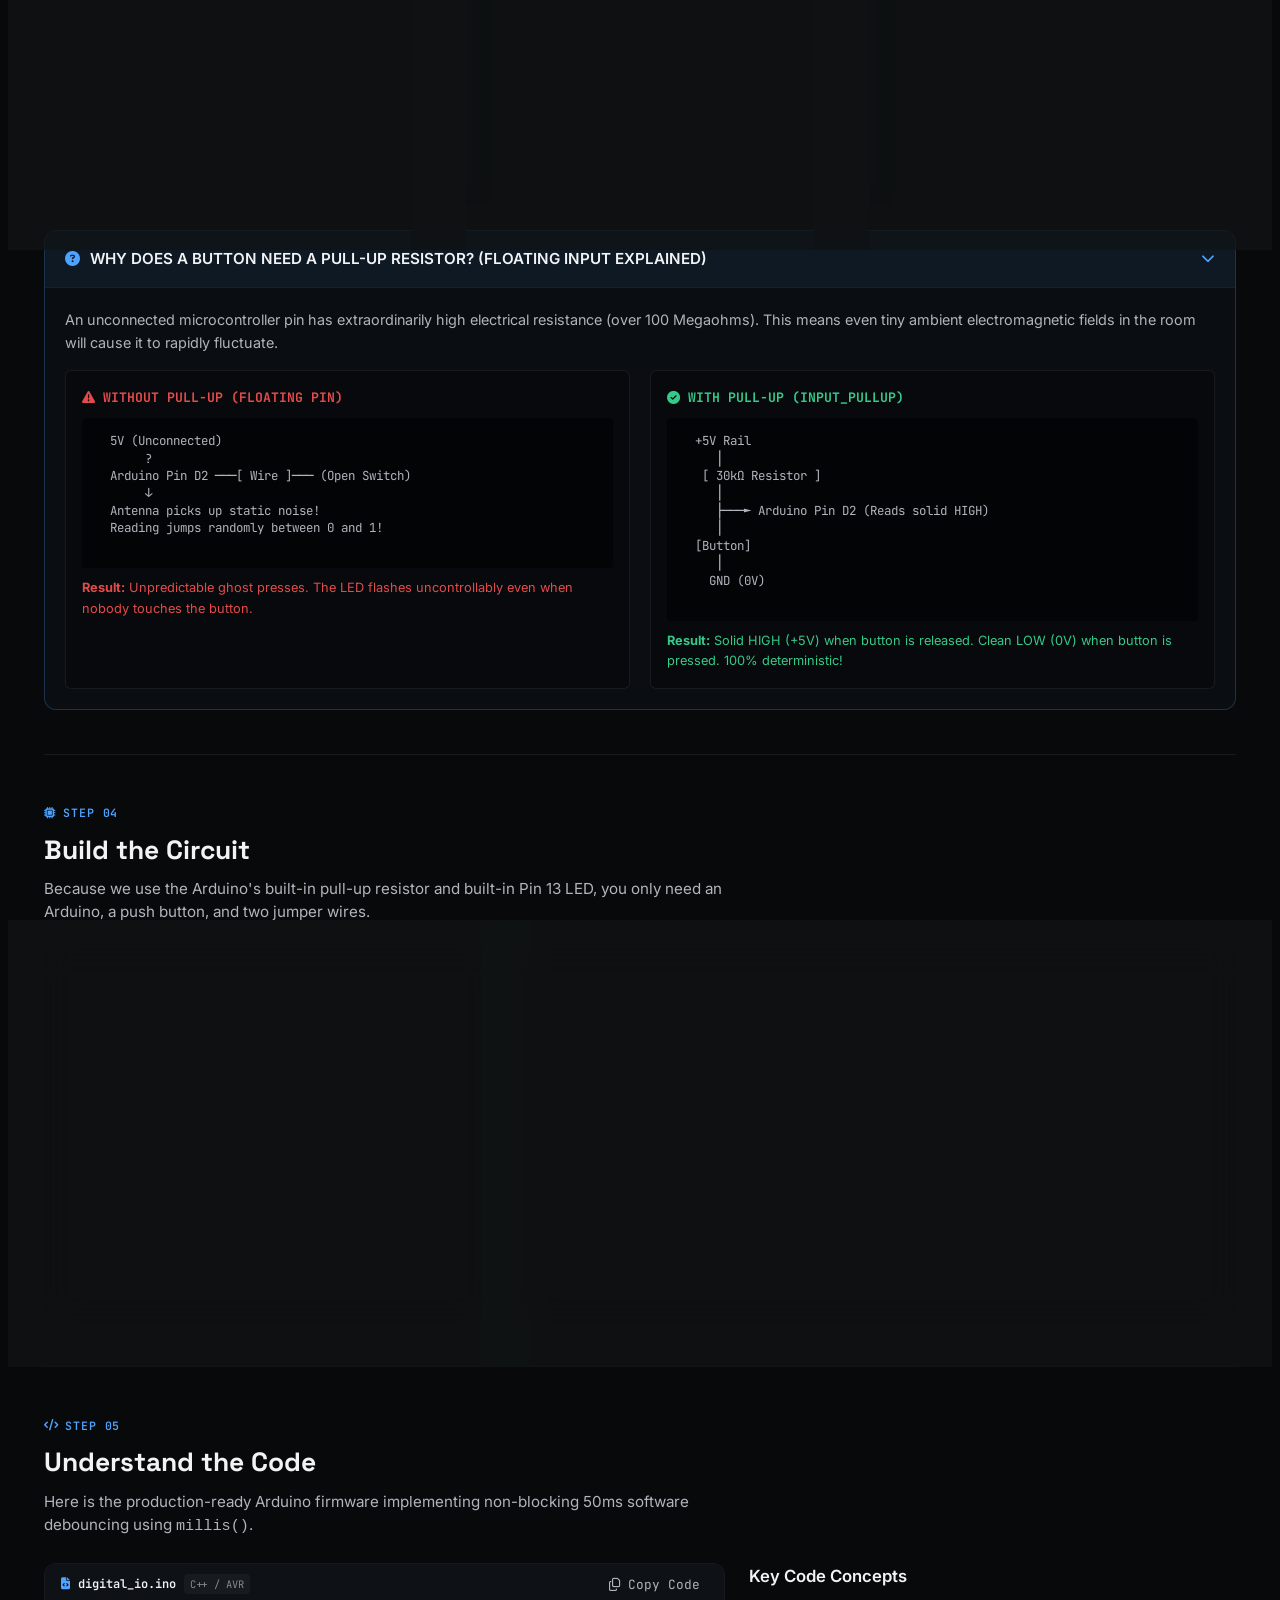
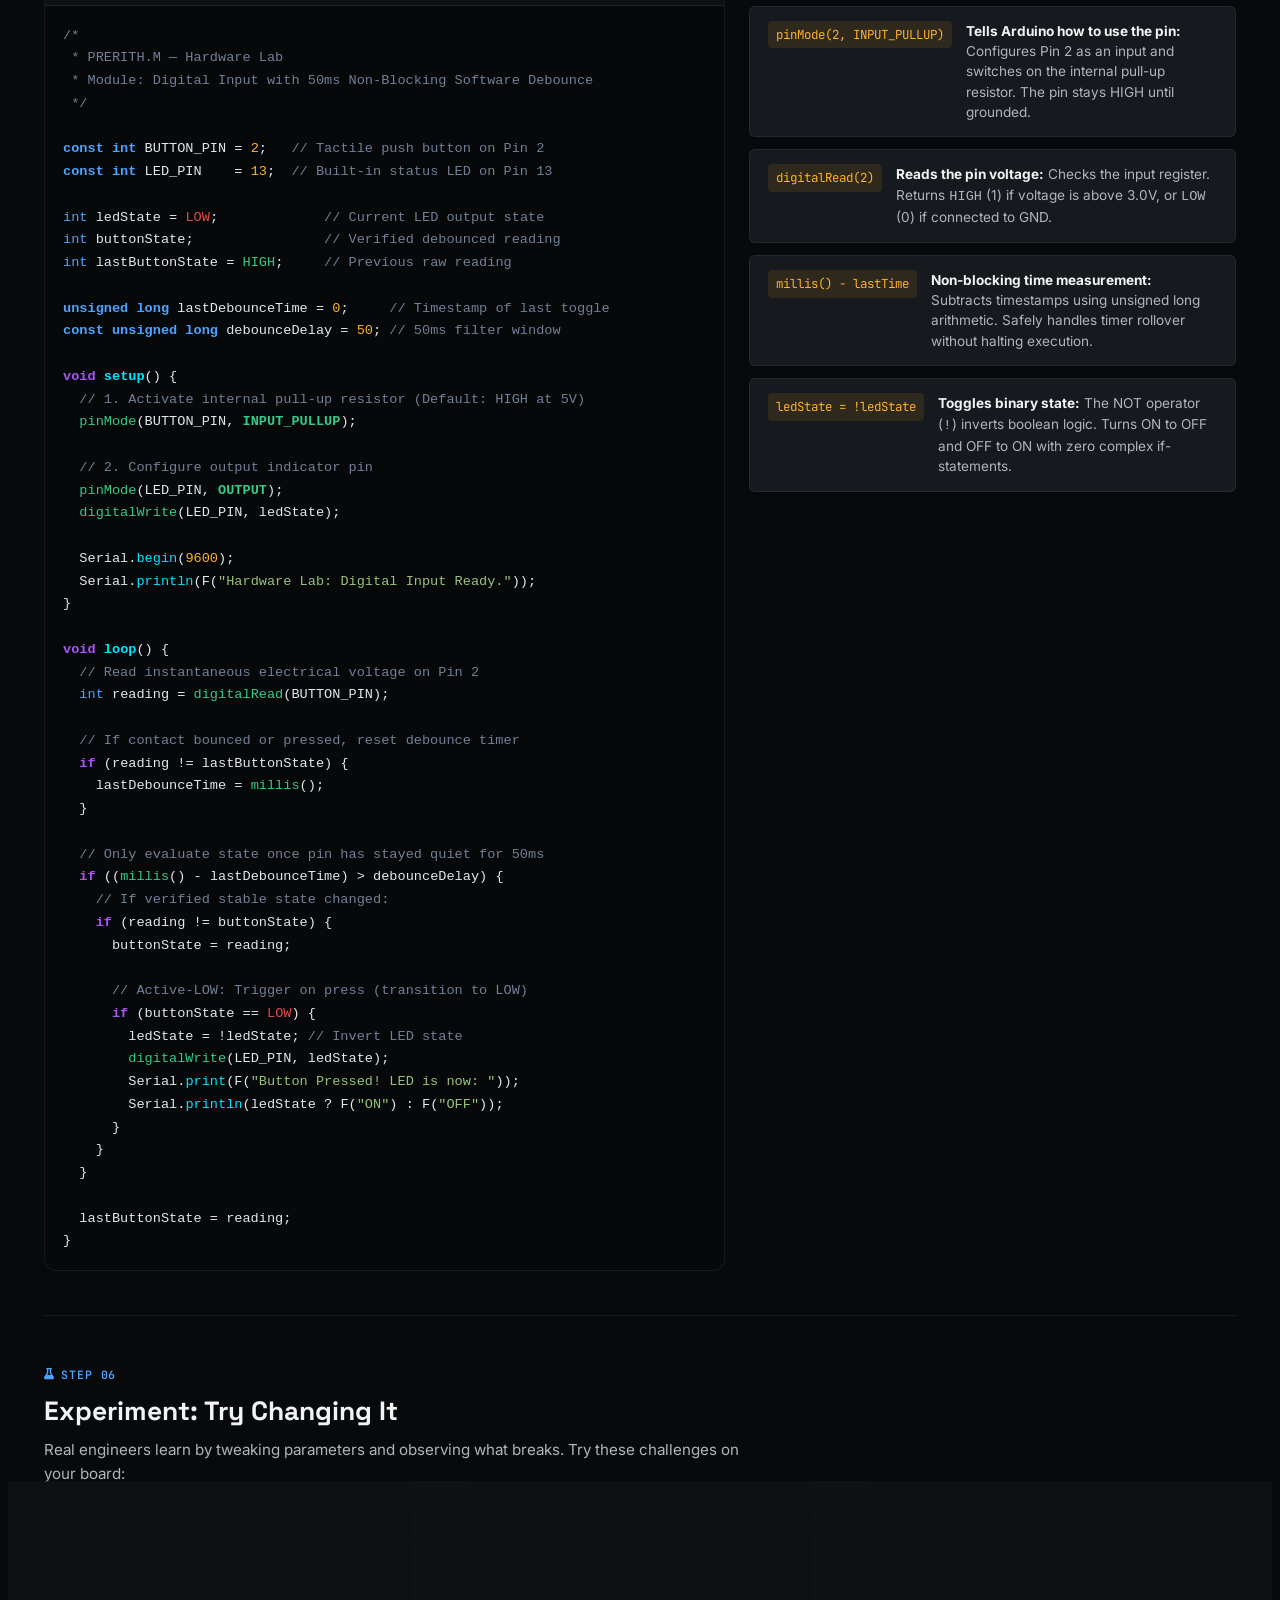
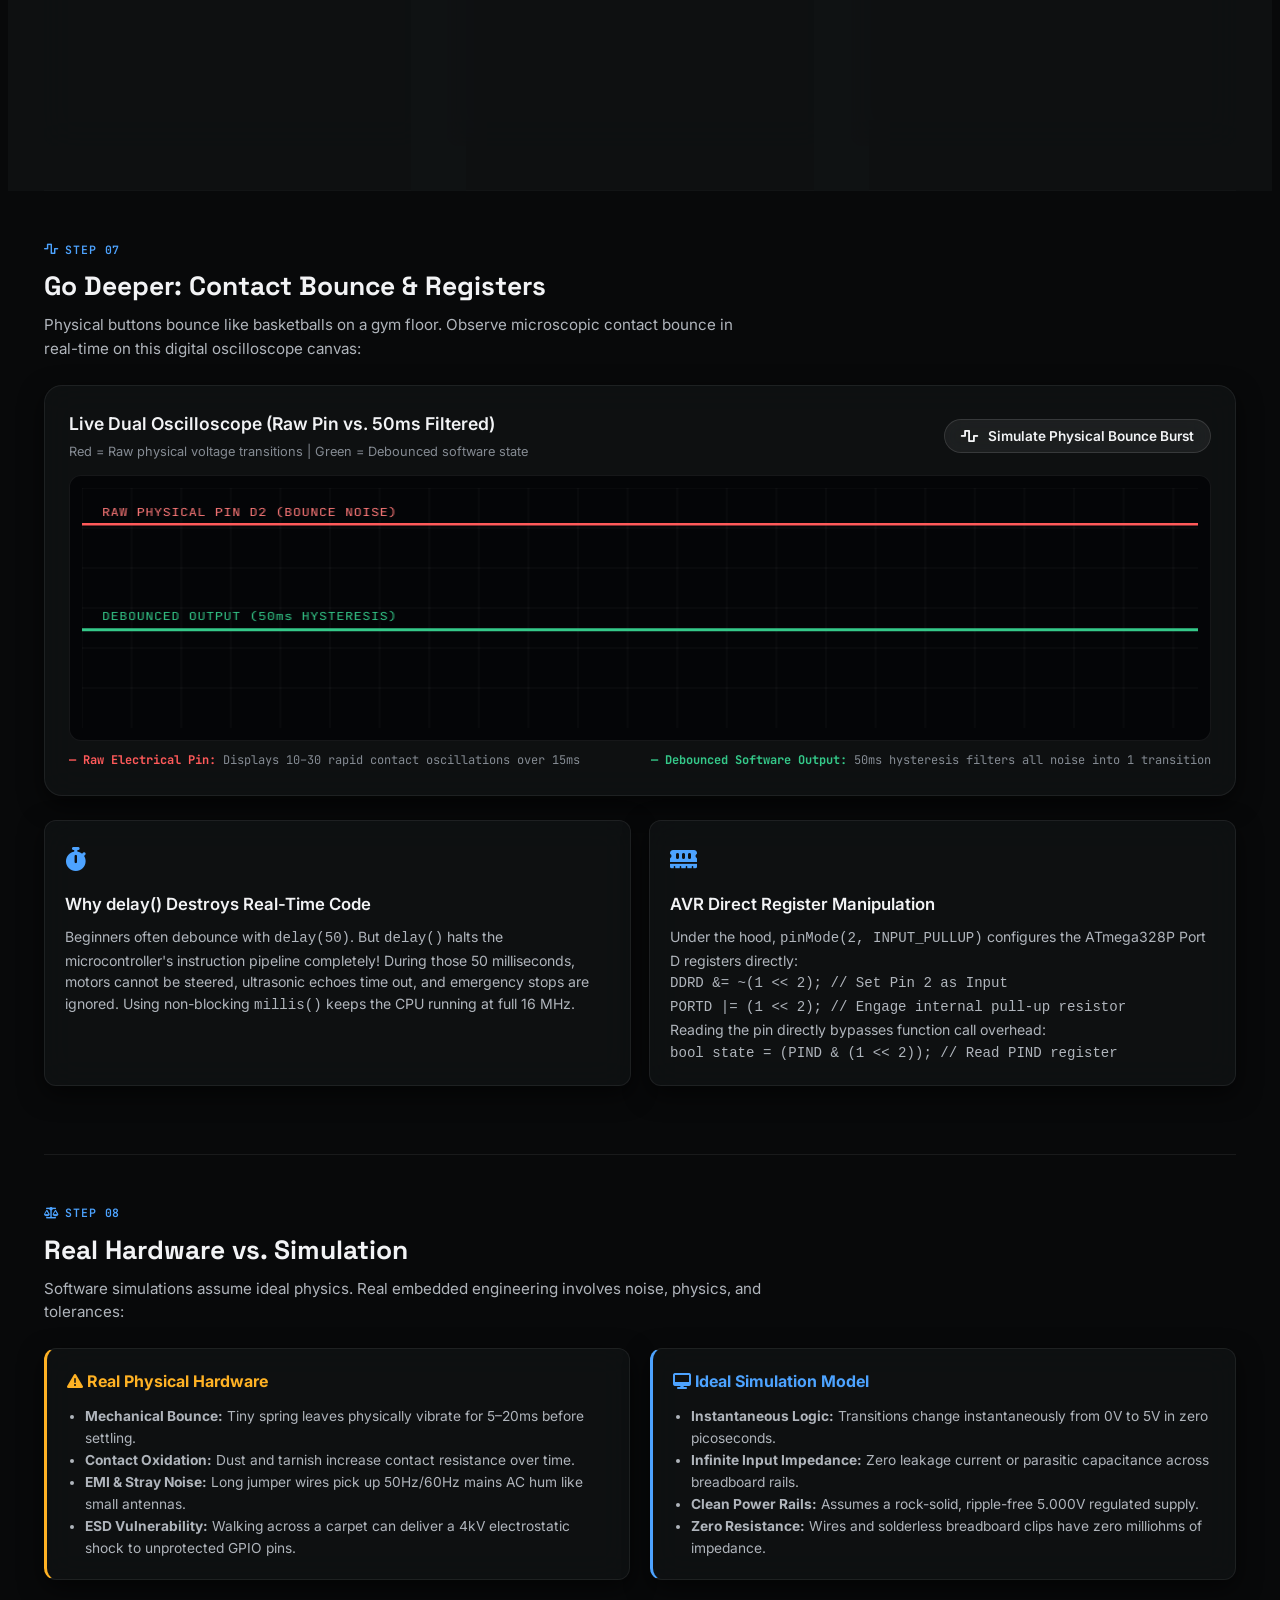
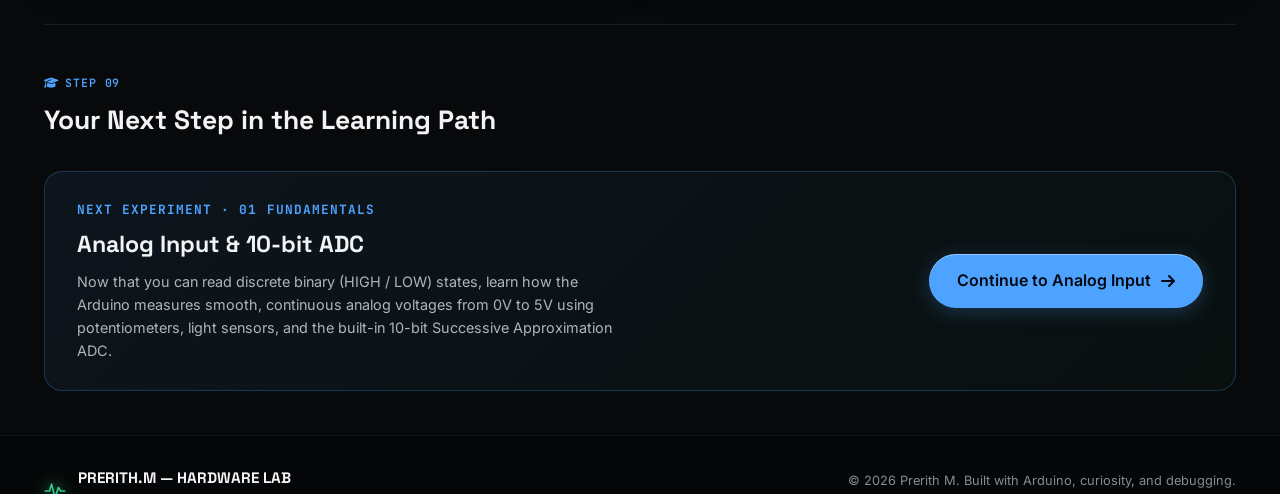
<file: docs/fundamentals/digital-io.html>
<!DOCTYPE html>
<html lang="en" class="dark">

<head>
  <meta charset="UTF-8">
  <meta name="viewport" content="width=device-width, initial-scale=1.0">
  <title>Digital Input & Debouncing — Hardware Lab | Arduino Learning Lab</title>
  <meta name="description"
    content="Learn how Arduino reads digital button inputs as HIGH or LOW, master internal pull-up resistors, filter mechanical contact bounce, and build reliable physical circuits.">

  <!-- Google Fonts & Font Awesome Icons -->
  <link rel="preconnect" href="https://fonts.googleapis.com">
  <link rel="preconnect" href="https://fonts.gstatic.com" crossorigin>
  <link
    href="https://fonts.googleapis.com/css2?family=Inter:wght@300;400;500;600;700;800&family=JetBrains+Mono:ital,wght@0,400;0,500;0,600;0,700;1,400&family=Space+Grotesk:wght@500;600;700&family=Outfit:wght@600;700;800&display=swap"
    rel="stylesheet">
  <link rel="stylesheet" href="https://cdnjs.cloudflare.com/ajax/libs/font-awesome/6.5.1/css/all.min.css">

  <!-- Shared Hardware Lab Stylesheet -->
  <link rel="stylesheet" href="../style.css">
</head>

<body>

  <!-- Ambient PCB background grid & glow -->
  <div class="bg-grid-pattern"></div>
  <div class="ambient-glow glow-top-left"></div>
  <div class="ambient-glow glow-top-right"></div>

  <!-- 1. FLOATING NAVIGATION BAR -->
  <header class="navbar-wrapper">
    <nav class="navbar glass-panel">
      <a href="../index.html" class="brand-logo">
        <svg class="pulse-icon" viewBox="0 0 32 32" fill="none" xmlns="http://www.w3.org/2000/svg">
          <path d="M2 16H8L11 6L16 26L21 11L24 16H30" stroke="#35C98A" stroke-width="2.5" stroke-linecap="round"
            stroke-linejoin="round" />
        </svg>
        <div class="brand-text">
          <span class="brand-name">PRERITH.M</span>
          <span class="brand-badge">HW LAB</span>
        </div>
      </a>

      <ul class="nav-links">
        <li><a href="../index.html#projects" class="nav-link">Projects</a></li>
        <li><a href="../index.html#sandbox" class="nav-link">Playground</a></li>
        <li><a href="../index.html#journal" class="nav-link">Journal</a></li>
        <li><a href="../index.html#journey" class="nav-link">Journey</a></li>
      </ul>

      <div class="nav-actions">
        <a href="../index.html" class="nav-back-btn">
          <i class="fa-solid fa-arrow-left"></i>
          <span>Main Lab</span>
        </a>
        <a href="https://github.com/PrerithM/Arduino-Projects/tree/main/01-Fundamentals/Digital-IO" target="_blank"
          rel="noopener noreferrer" class="btn-github-nav">
          <i class="fa-brands fa-github"></i>
          <span>Source</span>
          <i class="fa-solid fa-arrow-up-right-from-square nav-ext-icon"></i>
        </a>
      </div>
    </nav>
  </header>

  <main class="container">

    <!-- STICKY PROJECT SUB-NAVIGATION -->
    <div class="project-subnav-wrapper">
      <nav class="project-subnav" aria-label="Project sections">
        <ul class="subnav-track">
          <li><a href="#overview" class="subnav-link active"><i class="fa-solid fa-compass"></i> Overview</a></li>
          <li><a href="#simulation" class="subnav-link"><i class="fa-solid fa-bolt"></i> Try It</a></li>
          <li><a href="#how-it-works" class="subnav-link"><i class="fa-solid fa-lightbulb"></i> How It Works</a></li>
          <li><a href="#circuit" class="subnav-link"><i class="fa-solid fa-microchip"></i> Circuit</a></li>
          <li><a href="#code" class="subnav-link"><i class="fa-solid fa-code"></i> Code</a></li>
          <li><a href="#experiments" class="subnav-link"><i class="fa-solid fa-flask"></i> Experiment</a></li>
          <li><a href="#deeper" class="subnav-link"><i class="fa-solid fa-wave-square"></i> Go Deeper</a></li>
          <li><a href="#next" class="subnav-link"><i class="fa-solid fa-arrow-right"></i> Next</a></li>
        </ul>

        <div class="subnav-progress-badge" id="completion-badge" title="Click to toggle completion status">
          <i class="fa-regular fa-circle" id="completion-icon"></i>
          <span id="completion-text">Mark Completed</span>
        </div>
      </nav>
    </div>

    <!-- 01 — WHAT ARE WE BUILDING? (HERO) -->
    <section id="overview" class="project-hero-section">
      <div class="project-breadcrumb">
        <a href="../index.html">Hardware Lab</a>
        <span>/</span>
        <a href="../index.html#projects">01 Fundamentals</a>
        <span>/</span>
        <span style="color: var(--accent-electric);">Digital I/O</span>
      </div>

      <div class="eyebrow-chip" style="margin-bottom: 14px;">
        <span class="pulse-dot"></span>
        <span class="eyebrow-text">EXPERIMENT 001 · DIGITAL INPUT</span>
      </div>

      <h1 class="project-title">
        Make your Arduino detect<br>
        <span class="gradient-text">when a button is pressed.</span>
      </h1>

      <p class="project-headline">
        Learn how digital signals, internal pull-up resistors, and mechanical switches work.
      </p>

      <p class="project-summary-text">
        In this experiment, you will connect a tactile pushbutton to an Arduino Uno without needing any external
        resistors. You will discover how the microcontroller reads discrete binary levels (HIGH and LOW), why unpressed
        inputs "float" without a pull-up resistor, and how to write clean, non-blocking code that filters out physical
        contact bouncing.
      </p>

      <!-- Fast Specification Chips -->
      <div class="project-meta-chips">
        <div class="meta-chip difficulty-beginner">
          <i class="fa-solid fa-signal"></i>
          <span>Difficulty: <strong>Beginner</strong></span>
        </div>
        <div class="meta-chip time-chip">
          <i class="fa-regular fa-clock"></i>
          <span>Time: <strong>~10 min</strong></span>
        </div>
        <div class="meta-chip">
          <i class="fa-solid fa-microchip"></i>
          <span>Hardware: <strong>Arduino Uno + Push Button + LED</strong></span>
        </div>
        <div class="meta-chip">
          <i class="fa-solid fa-layer-group"></i>
          <span>Concepts: <strong>Digital I/O · HIGH / LOW · Pull-up · Debounce</strong></span>
        </div>
      </div>

      <!-- Action Buttons -->
      <div class="hero-cta-actions">
        <a href="#simulation" class="btn btn-primary">
          <i class="fa-solid fa-play"></i>
          <span>Try Simulation</span>
        </a>
        <a href="#circuit" class="btn btn-secondary">
          <i class="fa-solid fa-diagram-project"></i>
          <span>View Wiring</span>
        </a>
        <a href="#code" class="btn btn-secondary">
          <i class="fa-solid fa-file-code"></i>
          <span>View Code</span>
        </a>
      </div>
    </section>

    <!-- 02 — TRY IT (INTERACTIVE SIMULATION EARLY ON THE PAGE) -->
    <section id="simulation" class="lab-step-section">
      <div class="step-header">
        <div>
          <span class="step-indicator-tag"><i class="fa-solid fa-play"></i> Step 02</span>
          <h2 class="step-title">Try the Interactive Circuit</h2>
          <p class="step-description">
            Press or click the interactive button below to see how the Arduino samples the electrical pin and controls
            the LED. Notice how pressing grounds the pin to 0V (Active-LOW).
          </p>
        </div>
      </div>

      <div class="glass-panel simulation-stage-card">
        <div class="sim-stage-grid">

          <!-- Left: Interactive Schematic Animation Stage -->
          <div class="circuit-viz-canvas">
            <div class="circuit-schematic-flow">
              <!-- Node 1: Push Button -->
              <div class="circuit-node-box" id="node-button">
                <div class="node-icon-wrapper">
                  <i class="fa-solid fa-hand-pointer"></i>
                </div>
                <span class="node-title-text">Push Button</span>
                <span class="node-sub-text" id="node-btn-state">RELEASED</span>
              </div>

              <!-- Connecting Line 1 -->
              <div class="wire-connector-line" id="wire-input">
                <span class="wire-arrow"></span>
              </div>

              <!-- Node 2: Arduino Uno MCU -->
              <div class="circuit-node-box" id="node-mcu">
                <div class="node-icon-wrapper">
                  <i class="fa-solid fa-microchip"></i>
                </div>
                <span class="node-title-text">Arduino Uno</span>
                <span class="node-sub-text">Pin D2 (Input)</span>
              </div>

              <!-- Connecting Line 2 -->
              <div class="wire-connector-line" id="wire-output">
                <span class="wire-arrow"></span>
              </div>

              <!-- Node 3: LED Output -->
              <div class="circuit-node-box" id="node-led">
                <div class="node-icon-wrapper" id="node-led-icon">
                  <i class="fa-regular fa-lightbulb"></i>
                </div>
                <span class="node-title-text">LED Lamp</span>
                <span class="node-sub-text" id="node-led-state">OFF</span>
              </div>
            </div>

            <!-- Big Tactile Pushbutton Trigger -->
            <div class="interactive-switch-stage">
              <button class="tactile-button" id="sim-press-btn" aria-label="Press tactile pushbutton">
                <i class="fa-solid fa-circle-dot"></i>
                <span>PRESS BUTTON</span>
              </button>
              <span class="button-hint"><i class="fa-solid fa-circle-info"></i> Click &amp; hold, or tap on mobile to trigger</span>
            </div>

            <!-- Virtual 5mm LED Lamp Indicator -->
            <div class="virtual-led-unit">
              <div class="led-dome" id="sim-led-dome"></div>
              <span class="node-sub-text">Built-in LED (Pin 13)</span>
            </div>
          </div>

          <!-- Right: Live Pin Telemetry & State Monitor -->
          <div>
            <h3 style="font-size: 1.15rem; font-weight: 600; margin-bottom: 12px; color: var(--text-primary);">
              Microcontroller Pin Status
            </h3>
            <p style="font-size: 0.88rem; color: var(--text-secondary); line-height: 1.5; margin-bottom: 16px;">
              Because <code>INPUT_PULLUP</code> is enabled, Pin D2 is held at +5V when you are not pressing the button.
              Pressing the button connects Pin D2 directly to GND, dropping the reading to 0V.
            </p>

            <div class="telemetry-status-grid">
              <div class="telemetry-pill">
                <span class="telemetry-label">Pin D2 Voltage</span>
                <span class="telemetry-val val-high" id="sim-d2-val">5.00V (HIGH)</span>
              </div>
              <div class="telemetry-pill">
                <span class="telemetry-label">Binary Level</span>
                <span class="telemetry-val val-high" id="sim-binary-val">1 (LOGIC HIGH)</span>
              </div>
              <div class="telemetry-pill">
                <span class="telemetry-label">Pin D13 (LED)</span>
                <span class="telemetry-val val-off" id="sim-d13-val">OFF (0V)</span>
              </div>
            </div>

            <!-- Pull-up status pill -->
            <div style="margin-top: 16px; padding: 12px 16px; background: rgba(53, 201, 138, 0.08); border: 1px solid rgba(53, 201, 138, 0.25); border-radius: var(--radius-sm); font-size: 0.82rem; color: var(--text-secondary); display: flex; align-items: center; gap: 10px;">
              <i class="fa-solid fa-shield-halved" style="color: var(--accent-pcb-green); font-size: 1rem;"></i>
              <div>
                <strong style="color: var(--text-primary);">Internal Pull-Up Engaged:</strong> 
                An internal ~30kΩ resistor is connected to 5V inside the chip, keeping the pin stable.
              </div>
            </div>

            <!-- Mini real-time terminal feed -->
            <div class="mini-serial-monitor" style="margin-top: 16px;">
              <div class="serial-header">
                <span>SERIAL MONITOR @ 9600 BAUD</span>
                <span class="serial-status">CONNECTED</span>
              </div>
              <div class="serial-terminal" id="sim-serial-log" style="height: 100px;">
                [00:00.00] Digital Input Initialized.<br>
                [00:00.01] Pin D2 set to INPUT_PULLUP (Default: HIGH).
              </div>
            </div>
          </div>

        </div>
      </div>
    </section>

    <!-- 03 — HOW IT WORKS (WITH BEGINNER / TECHNICAL TOGGLE) -->
    <section id="how-it-works" class="lab-step-section">
      <div class="step-header">
        <div>
          <span class="step-indicator-tag"><i class="fa-solid fa-lightbulb"></i> Step 03</span>
          <h2 class="step-title">How It Works</h2>
          <p class="step-description">
            Choose your learning mode. Read the plain-English intuition first, then switch to technical mode for embedded engineering details.
          </p>
        </div>

        <!-- Mode Toggle Button Bar -->
        <div class="mode-switch-wrapper">
          <div class="mode-switch-bar">
            <button class="mode-switch-btn active" data-mode="beginner" id="btn-mode-beginner">
              <i class="fa-solid fa-user"></i>
              <span>Beginner Mode</span>
            </button>
            <button class="mode-switch-btn" data-mode="technical" id="btn-mode-technical">
              <i class="fa-solid fa-bolt"></i>
              <span>Technical Mode</span>
            </button>
          </div>
        </div>
      </div>

      <!-- Explanation Deck -->
      <div class="explanation-deck">

        <!-- Panel 1: Beginner Explanation -->
        <div class="explanation-panel active-panel" id="panel-beginner">
          <div class="concept-card-grid">
            <div class="glass-panel concept-card">
              <div class="concept-card-icon"><i class="fa-solid fa-toggle-on"></i></div>
              <h3 class="concept-card-title">What is a Digital Input?</h3>
              <p class="concept-card-body">
                An Arduino digital pin can basically tell whether it sees a <strong>HIGH</strong> or <strong>LOW</strong> electrical signal. Think of it like a light switch on your bedroom wall: it is either completely ON or completely OFF. There is no in-between.
              </p>
            </div>

            <div class="glass-panel concept-card">
              <div class="concept-card-icon"><i class="fa-solid fa-arrows-down-to-line"></i></div>
              <h3 class="concept-card-title">What Happens When You Press?</h3>
              <p class="concept-card-body">
                When you press the button, you close a tiny metal contact. This connects Pin D2 straight to <strong>Ground (0V)</strong>. The Arduino detects that the voltage dropped to zero and knows you pressed the button!
              </p>
            </div>

            <div class="glass-panel concept-card">
              <div class="concept-card-icon"><i class="fa-solid fa-magnet"></i></div>
              <h3 class="concept-card-title">The "Pull-Up" Secret</h3>
              <p class="concept-card-body">
                When you let go of the button, the wire is disconnected. Without a pull-up resistor, the pin would act like an antenna picking up static electricity from the air. The internal pull-up resistor gently holds the pin at 5V so it never gets confused.
              </p>
            </div>
          </div>
        </div>

        <!-- Panel 2: Technical Explanation -->
        <div class="explanation-panel" id="panel-technical">
          <div class="concept-card-grid">
            <div class="glass-panel concept-card">
              <div class="concept-card-icon"><i class="fa-solid fa-microchip"></i></div>
              <h3 class="concept-card-title">CMOS Logic Thresholds</h3>
              <p class="concept-card-body">
                The ATmega328P input buffer uses CMOS transistors. When powered at VCC = 5V:
                <br>• <strong>HIGH (Logic 1):</strong> Voltage &ge; 0.6 &times; VCC = <strong>3.0V minimum</strong>.
                <br>• <strong>LOW (Logic 0):</strong> Voltage &le; 0.3 &times; VCC = <strong>1.5V maximum</strong>.
                Any voltage in between is indeterminate.
              </p>
            </div>

            <div class="glass-panel concept-card">
              <div class="concept-card-icon"><i class="fa-solid fa-resistor"></i></div>
              <h3 class="concept-card-title">Internal Pull-Up FET</h3>
              <p class="concept-card-body">
                When <code>pinMode(pin, INPUT_PULLUP)</code> is invoked, the MCU activates an internal P-channel MOSFET that connects an integrated <strong>20kΩ to 50kΩ resistor</strong> between the pin and +5V rail, sinking ~0.15mA when closed to ground.
              </p>
            </div>

            <div class="glass-panel concept-card">
              <div class="concept-card-icon"><i class="fa-solid fa-wave-square"></i></div>
              <h3 class="concept-card-title">Active-LOW Architecture</h3>
              <p class="concept-card-body">
                In commercial embedded design, buttons almost always switch to Ground (Active-LOW). This eliminates the hazard of routing exposed +5V power lines to external chassis buttons, preventing short-circuit risks if a wire touches a metal case.
              </p>
            </div>
          </div>
        </div>

      </div>

      <!-- Expandable "WHY DOES A BUTTON NEED A PULL-UP?" Visual Box -->
      <div class="why-diagram-box" id="why-pullup-box">
        <div class="why-diagram-header" id="why-pullup-toggle">
          <h4>
            <i class="fa-solid fa-circle-question" style="color: var(--accent-electric);"></i>
            <span>WHY DOES A BUTTON NEED A PULL-UP RESISTOR? (FLOATING INPUT EXPLAINED)</span>
          </h4>
          <i class="fa-solid fa-chevron-down why-toggle-icon"></i>
        </div>

        <div class="why-diagram-body">
          <p style="font-size: 0.9rem; color: var(--text-secondary); margin-bottom: 16px;">
            An unconnected microcontroller pin has extraordinarily high electrical resistance (over 100 Megaohms). This means even tiny ambient electromagnetic fields in the room will cause it to rapidly fluctuate.
          </p>

          <div class="diagram-compare-grid">
            <!-- Bad: Floating Pin -->
            <div class="diagram-col">
              <div class="diagram-col-title bad">
                <i class="fa-solid fa-triangle-exclamation"></i>
                <span>WITHOUT PULL-UP (FLOATING PIN)</span>
              </div>
              <pre class="ascii-circuit">
  5V (Unconnected)
       ?
  Arduino Pin D2 ───[ Wire ]─── (Open Switch)
       ↓
  Antenna picks up static noise!
  Reading jumps randomly between 0 and 1!
              </pre>
              <p style="font-size: 0.8rem; color: var(--accent-arduino);">
                <strong>Result:</strong> Unpredictable ghost presses. The LED flashes uncontrollably even when nobody touches the button.
              </p>
            </div>

            <!-- Good: Pull-Up Enabled -->
            <div class="diagram-col">
              <div class="diagram-col-title good">
                <i class="fa-solid fa-circle-check"></i>
                <span>WITH PULL-UP (INPUT_PULLUP)</span>
              </div>
              <pre class="ascii-circuit">
  +5V Rail
     │
   [ 30kΩ Resistor ]
     │
     ├───► Arduino Pin D2 (Reads solid HIGH)
     │
  [Button]
     │
    GND (0V)
              </pre>
              <p style="font-size: 0.8rem; color: var(--accent-pcb-green);">
                <strong>Result:</strong> Solid HIGH (+5V) when button is released. Clean LOW (0V) when button is pressed. 100% deterministic!
              </p>
            </div>
          </div>
        </div>
      </div>
    </section>

    <!-- 04 — BUILD THE CIRCUIT -->
    <section id="circuit" class="lab-step-section">
      <div class="step-header">
        <div>
          <span class="step-indicator-tag"><i class="fa-solid fa-microchip"></i> Step 04</span>
          <h2 class="step-title">Build the Circuit</h2>
          <p class="step-description">
            Because we use the Arduino's built-in pull-up resistor and built-in Pin 13 LED, you only need an Arduino, a push button, and two jumper wires.
          </p>
        </div>
      </div>

      <div class="circuit-bom-grid">
        <!-- Left: Bill of Materials -->
        <div class="glass-panel bom-card">
          <h3 style="font-size: 1.05rem; font-weight: 600; color: var(--text-primary); margin-bottom: 8px;">
            Components Required
          </h3>
          <p style="font-size: 0.82rem; color: var(--text-muted);">Everything needed to assemble this build:</p>

          <ul class="bom-list">
            <li class="bom-item">
              <span><i class="fa-solid fa-microchip" style="color: var(--accent-electric); margin-right: 8px;"></i> Arduino Uno R3</span>
              <span class="bom-qty">× 1</span>
            </li>
            <li class="bom-item">
              <span><i class="fa-solid fa-hand-pointer" style="color: var(--accent-pcb-green); margin-right: 8px;"></i> 4-Pin Tactile Pushbutton</span>
              <span class="bom-qty">× 1</span>
            </li>
            <li class="bom-item">
              <span><i class="fa-solid fa-grip" style="color: var(--accent-amber); margin-right: 8px;"></i> Half-size Solderless Breadboard</span>
              <span class="bom-qty">× 1</span>
            </li>
            <li class="bom-item">
              <span><i class="fa-solid fa-lines-leaning" style="color: var(--text-muted); margin-right: 8px;"></i> Jumper Wires (Male-to-Male)</span>
              <span class="bom-qty">× 2</span>
            </li>
            <li class="bom-item">
              <span><i class="fa-regular fa-lightbulb" style="color: var(--accent-arduino); margin-right: 8px;"></i> Built-in LED on D13</span>
              <span class="bom-qty">Onboard</span>
            </li>
          </ul>
        </div>

        <!-- Right: Wiring Pinout Map Table -->
        <div class="glass-panel bom-card">
          <h3 style="font-size: 1.05rem; font-weight: 600; color: var(--text-primary); margin-bottom: 8px;">
            Pin-to-Component Wiring Map
          </h3>
          <p style="font-size: 0.82rem; color: var(--text-muted); margin-bottom: 12px;">Make these two physical connections:</p>

          <div class="wiring-table-wrapper">
            <table class="wiring-table">
              <thead>
                <tr>
                  <th>Arduino Pin</th>
                  <th>Component Terminal</th>
                  <th>Wire Color</th>
                  <th>Electrical Behavior</th>
                </tr>
              </thead>
              <tbody>
                <tr>
                  <td><span class="pin-badge">D2</span></td>
                  <td>Button Terminal 1 (Leg A)</td>
                  <td>Yellow / Blue</td>
                  <td>Digital sensing pin (Pulled HIGH to 5V internally)</td>
                </tr>
                <tr>
                  <td><span class="pin-badge" style="background: rgba(227, 75, 75, 0.15); color: #FF7070; border-color: rgba(227, 75, 75, 0.3);">GND</span></td>
                  <td>Button Terminal 2 (Leg B)</td>
                  <td>Black</td>
                  <td>Ground reference (Shunts D2 to 0V when pressed)</td>
                </tr>
                <tr>
                  <td><span class="pin-badge">D13</span></td>
                  <td>Onboard LED (SCK)</td>
                  <td>Internal Trace</td>
                  <td>Visual status indicator driven HIGH or LOW in code</td>
                </tr>
              </tbody>
            </table>
          </div>
        </div>
      </div>
    </section>

    <!-- 05 — UNDERSTAND THE CODE -->
    <section id="code" class="lab-step-section">
      <div class="step-header">
        <div>
          <span class="step-indicator-tag"><i class="fa-solid fa-code"></i> Step 05</span>
          <h2 class="step-title">Understand the Code</h2>
          <p class="step-description">
            Here is the production-ready Arduino firmware implementing non-blocking 50ms software debouncing using <code>millis()</code>.
          </p>
        </div>
      </div>

      <div class="code-walkthrough-grid">
        <!-- Code Editor View -->
        <div class="code-container">
          <div class="code-header">
            <div style="display: flex; align-items: center; gap: 8px;">
              <i class="fa-solid fa-file-code" style="color: var(--accent-electric);"></i>
              <span style="color: var(--text-primary); font-weight: 600;">digital_io.ino</span>
              <span class="card-tag-pill" style="font-size: 0.65rem;">C++ / AVR</span>
            </div>
            <button class="code-copy-btn" id="copy-code-btn" onclick="copySourceCode()" aria-label="Copy code to clipboard">
              <i class="fa-regular fa-copy"></i>
              <span id="copy-btn-text">Copy Code</span>
            </button>
          </div>

          <pre class="code-block" id="source-code-block"><code><span style="color: #728096;">/*
 * PRERITH.M — Hardware Lab
 * Module: Digital Input with 50ms Non-Blocking Software Debounce
 */</span>

<span style="color: #4DA3FF; font-weight: 600;">const int</span> BUTTON_PIN = <span style="color: #FFB224;">2</span>;   <span style="color: #728096;">// Tactile push button on Pin 2</span>
<span style="color: #4DA3FF; font-weight: 600;">const int</span> LED_PIN    = <span style="color: #FFB224;">13</span>;  <span style="color: #728096;">// Built-in status LED on Pin 13</span>

<span style="color: #4DA3FF;">int</span> ledState = <span style="color: #E34B4B;">LOW</span>;             <span style="color: #728096;">// Current LED output state</span>
<span style="color: #4DA3FF;">int</span> buttonState;                <span style="color: #728096;">// Verified debounced reading</span>
<span style="color: #4DA3FF;">int</span> lastButtonState = <span style="color: #35C98A;">HIGH</span>;     <span style="color: #728096;">// Previous raw reading</span>

<span style="color: #4DA3FF; font-weight: 600;">unsigned long</span> lastDebounceTime = <span style="color: #FFB224;">0</span>;     <span style="color: #728096;">// Timestamp of last toggle</span>
<span style="color: #4DA3FF; font-weight: 600;">const unsigned long</span> debounceDelay = <span style="color: #FFB224;">50</span>; <span style="color: #728096;">// 50ms filter window</span>

<span style="color: #A855F7; font-weight: 600;">void</span> <span style="color: #00E5FF; font-weight: 600;">setup</span>() {
  <span style="color: #728096;">// 1. Activate internal pull-up resistor (Default: HIGH at 5V)</span>
  <span style="color: #35C98A;">pinMode</span>(BUTTON_PIN, <span style="color: #35C98A; font-weight: 600;">INPUT_PULLUP</span>);

  <span style="color: #728096;">// 2. Configure output indicator pin</span>
  <span style="color: #35C98A;">pinMode</span>(LED_PIN, <span style="color: #35C98A; font-weight: 600;">OUTPUT</span>);
  <span style="color: #35C98A;">digitalWrite</span>(LED_PIN, ledState);

  Serial.<span style="color: #00E5FF;">begin</span>(<span style="color: #FFB224;">9600</span>);
  Serial.<span style="color: #00E5FF;">println</span>(F(<span style="color: #98C379;">"Hardware Lab: Digital Input Ready."</span>));
}

<span style="color: #A855F7; font-weight: 600;">void</span> <span style="color: #00E5FF; font-weight: 600;">loop</span>() {
  <span style="color: #728096;">// Read instantaneous electrical voltage on Pin 2</span>
  <span style="color: #4DA3FF;">int</span> reading = <span style="color: #35C98A;">digitalRead</span>(BUTTON_PIN);

  <span style="color: #728096;">// If contact bounced or pressed, reset debounce timer</span>
  <span style="color: #A855F7; font-weight: 600;">if</span> (reading != lastButtonState) {
    lastDebounceTime = <span style="color: #35C98A;">millis</span>();
  }

  <span style="color: #728096;">// Only evaluate state once pin has stayed quiet for 50ms</span>
  <span style="color: #A855F7; font-weight: 600;">if</span> ((<span style="color: #35C98A;">millis</span>() - lastDebounceTime) &gt; debounceDelay) {
    <span style="color: #728096;">// If verified stable state changed:</span>
    <span style="color: #A855F7; font-weight: 600;">if</span> (reading != buttonState) {
      buttonState = reading;

      <span style="color: #728096;">// Active-LOW: Trigger on press (transition to LOW)</span>
      <span style="color: #A855F7; font-weight: 600;">if</span> (buttonState == <span style="color: #E34B4B;">LOW</span>) {
        ledState = !ledState; <span style="color: #728096;">// Invert LED state</span>
        <span style="color: #35C98A;">digitalWrite</span>(LED_PIN, ledState);
        Serial.<span style="color: #00E5FF;">print</span>(F(<span style="color: #98C379;">"Button Pressed! LED is now: "</span>));
        Serial.<span style="color: #00E5FF;">println</span>(ledState ? F(<span style="color: #98C379;">"ON"</span>) : F(<span style="color: #98C379;">"OFF"</span>));
      }
    }
  }

  lastButtonState = reading;
}</code></pre>
        </div>

        <!-- Line-by-Line Technical Explanations -->
        <div class="explain-stack">
          <h3 style="font-size: 1.05rem; font-weight: 600; color: var(--text-primary); margin-bottom: 4px;">
            Key Code Concepts
          </h3>

          <div class="explain-token-card">
            <span class="token-badge">pinMode(2, INPUT_PULLUP)</span>
            <div class="token-desc">
              <strong>Tells Arduino how to use the pin:</strong> Configures Pin 2 as an input and switches on the internal pull-up resistor. The pin stays HIGH until grounded.
            </div>
          </div>

          <div class="explain-token-card">
            <span class="token-badge">digitalRead(2)</span>
            <div class="token-desc">
              <strong>Reads the pin voltage:</strong> Checks the input register. Returns <code>HIGH</code> (1) if voltage is above 3.0V, or <code>LOW</code> (0) if connected to GND.
            </div>
          </div>

          <div class="explain-token-card">
            <span class="token-badge">millis() - lastTime</span>
            <div class="token-desc">
              <strong>Non-blocking time measurement:</strong> Subtracts timestamps using unsigned long arithmetic. Safely handles timer rollover without halting execution.
            </div>
          </div>

          <div class="explain-token-card">
            <span class="token-badge">ledState = !ledState</span>
            <div class="token-desc">
              <strong>Toggles binary state:</strong> The NOT operator (<code>!</code>) inverts boolean logic. Turns ON to OFF and OFF to ON with zero complex if-statements.
            </div>
          </div>
        </div>
      </div>
    </section>

    <!-- 06 — EXPERIMENT (TRY CHANGING IT) -->
    <section id="experiments" class="lab-step-section">
      <div class="step-header">
        <div>
          <span class="step-indicator-tag"><i class="fa-solid fa-flask"></i> Step 06</span>
          <h2 class="step-title">Experiment: Try Changing It</h2>
          <p class="step-description">
            Real engineers learn by tweaking parameters and observing what breaks. Try these challenges on your board:
          </p>
        </div>
      </div>

      <div class="challenges-grid">
        <!-- Challenge 1 -->
        <div class="glass-panel challenge-card">
          <div>
            <span class="challenge-num">EXPERIMENT 01</span>
            <h3 class="challenge-title">Remove the Debounce Window</h3>
            <p class="challenge-body">
              Set <code>debounceDelay = 0</code> in the sketch. Open the Serial Monitor and press the button 10 times. How many times did the LED actually toggle?
            </p>
          </div>
          <div class="challenge-test-bar">
            <strong>Observation:</strong> You will see 15 to 30 triggers due to mechanical contact bouncing!
          </div>
        </div>

        <!-- Challenge 2 -->
        <div class="glass-panel challenge-card">
          <div>
            <span class="challenge-num">EXPERIMENT 02</span>
            <h3 class="challenge-title">Invert the Output Logic</h3>
            <p class="challenge-body">
              Modify the code so the LED stays illuminated by default when released, and turns OFF only while the button is being held down.
            </p>
          </div>
          <div class="challenge-test-bar">
            <strong>Hint:</strong> <code>digitalWrite(LED_PIN, buttonState);</code>
          </div>
        </div>

        <!-- Challenge 3 -->
        <div class="glass-panel challenge-card">
          <div>
            <span class="challenge-num">EXPERIMENT 03</span>
            <h3 class="challenge-title">Press-and-Hold Detection</h3>
            <p class="challenge-body">
              Differentiate between a quick tap (&lt;300ms) and a long hold (&gt;1500ms) to trigger a secondary configuration reset routine.
            </p>
          </div>
          <div class="challenge-test-bar">
            <strong>Hint:</strong> Compare <code>millis() - pressStartTime &gt; 1500</code>.
          </div>
        </div>
      </div>
    </section>

    <!-- 07 — GO DEEPER (ADVANCED CONCEPTS & OSCILLOSCOPE) -->
    <section id="deeper" class="lab-step-section">
      <div class="step-header">
        <div>
          <span class="step-indicator-tag"><i class="fa-solid fa-wave-square"></i> Step 07</span>
          <h2 class="step-title">Go Deeper: Contact Bounce &amp; Registers</h2>
          <p class="step-description">
            Physical buttons bounce like basketballs on a gym floor. Observe microscopic contact bounce in real-time on this digital oscilloscope canvas:
          </p>
        </div>
      </div>

      <!-- Live Dual Oscilloscope -->
      <div class="glass-panel simulation-stage-card" style="margin-bottom: 24px;">
        <div style="display: flex; justify-content: space-between; align-items: center; margin-bottom: 12px; flex-wrap: wrap; gap: 10px;">
          <div>
            <h3 style="font-size: 1.1rem; font-weight: 600; color: var(--text-primary);">
              Live Dual Oscilloscope (Raw Pin vs. 50ms Filtered)
            </h3>
            <span style="font-size: 0.8rem; color: var(--text-muted);">
              Red = Raw physical voltage transitions | Green = Debounced software state
            </span>
          </div>
          <button class="btn btn-secondary btn-sm" id="osc-trigger-btn" onclick="triggerOscilloscopeBounce()">
            <i class="fa-solid fa-wave-square"></i>
            <span>Simulate Physical Bounce Burst</span>
          </button>
        </div>

        <div style="background: #040507; border: 1px solid var(--border-subtle); border-radius: var(--radius-md); padding: 12px; overflow: hidden;">
          <canvas id="bounceCanvas" width="900" height="240" style="width: 100%; height: 240px; display: block;"></canvas>
        </div>

        <div style="display: flex; justify-content: space-between; margin-top: 10px; font-family: var(--font-mono); font-size: 0.75rem; color: var(--text-muted);">
          <span><b style="color: #FF5A5A;">— Raw Electrical Pin:</b> Displays 10–30 rapid contact oscillations over 15ms</span>
          <span><b style="color: #35C98A;">— Debounced Software Output:</b> 50ms hysteresis filters all noise into 1 transition</span>
        </div>
      </div>

      <!-- Technical Deep Dive Grid -->
      <div class="concept-card-grid">
        <div class="glass-panel concept-card">
          <div class="concept-card-icon"><i class="fa-solid fa-stopwatch"></i></div>
          <h3 class="concept-card-title">Why delay() Destroys Real-Time Code</h3>
          <p class="concept-card-body">
            Beginners often debounce with <code>delay(50)</code>. But <code>delay()</code> halts the microcontroller's instruction pipeline completely! During those 50 milliseconds, motors cannot be steered, ultrasonic echoes time out, and emergency stops are ignored. Using non-blocking <code>millis()</code> keeps the CPU running at full 16 MHz.
          </p>
        </div>

        <div class="glass-panel concept-card">
          <div class="concept-card-icon"><i class="fa-solid fa-memory"></i></div>
          <h3 class="concept-card-title">AVR Direct Register Manipulation</h3>
          <p class="concept-card-body">
            Under the hood, <code>pinMode(2, INPUT_PULLUP)</code> configures the ATmega328P Port D registers directly:
            <br><code>DDRD &amp;= ~(1 &lt;&lt; 2); // Set Pin 2 as Input</code>
            <br><code>PORTD |= (1 &lt;&lt; 2); // Engage internal pull-up resistor</code>
            <br>Reading the pin directly bypasses function call overhead:
            <br><code>bool state = (PIND &amp; (1 &lt;&lt; 2)); // Read PIND register</code>
          </p>
        </div>
      </div>
    </section>

    <!-- 08 — REAL HARDWARE VS SIMULATION -->
    <section id="reality" class="lab-step-section">
      <div class="step-header">
        <div>
          <span class="step-indicator-tag"><i class="fa-solid fa-scale-balanced"></i> Step 08</span>
          <h2 class="step-title">Real Hardware vs. Simulation</h2>
          <p class="step-description">
            Software simulations assume ideal physics. Real embedded engineering involves noise, physics, and tolerances:
          </p>
        </div>
      </div>

      <div class="reality-vs-sim-grid">
        <div class="glass-panel reality-box">
          <h4 style="color: var(--accent-amber);"><i class="fa-solid fa-triangle-exclamation"></i> Real Physical Hardware</h4>
          <ul>
            <li><strong>Mechanical Bounce:</strong> Tiny spring leaves physically vibrate for 5–20ms before settling.</li>
            <li><strong>Contact Oxidation:</strong> Dust and tarnish increase contact resistance over time.</li>
            <li><strong>EMI &amp; Stray Noise:</strong> Long jumper wires pick up 50Hz/60Hz mains AC hum like small antennas.</li>
            <li><strong>ESD Vulnerability:</strong> Walking across a carpet can deliver a 4kV electrostatic shock to unprotected GPIO pins.</li>
          </ul>
        </div>

        <div class="glass-panel sim-box">
          <h4 style="color: var(--accent-electric);"><i class="fa-solid fa-desktop"></i> Ideal Simulation Model</h4>
          <ul>
            <li><strong>Instantaneous Logic:</strong> Transitions change instantaneously from 0V to 5V in zero picoseconds.</li>
            <li><strong>Infinite Input Impedance:</strong> Zero leakage current or parasitic capacitance across breadboard rails.</li>
            <li><strong>Clean Power Rails:</strong> Assumes a rock-solid, ripple-free 5.000V regulated supply.</li>
            <li><strong>Zero Resistance:</strong> Wires and solderless breadboard clips have zero milliohms of impedance.</li>
          </ul>
        </div>
      </div>
    </section>

    <!-- 09 — NEXT EXPERIMENT -->
    <section id="next" class="lab-step-section">
      <div class="step-header">
        <div>
          <span class="step-indicator-tag"><i class="fa-solid fa-graduation-cap"></i> Step 09</span>
          <h2 class="step-title">Your Next Step in the Learning Path</h2>
        </div>
      </div>

      <div class="next-experiment-banner">
        <div class="next-exp-info">
          <h4>NEXT EXPERIMENT · 01 FUNDAMENTALS</h4>
          <h3 class="next-exp-title">Analog Input &amp; 10-bit ADC</h3>
          <p class="next-exp-desc">
            Now that you can read discrete binary (HIGH / LOW) states, learn how the Arduino measures smooth, continuous analog voltages from 0V to 5V using potentiometers, light sensors, and the built-in 10-bit Successive Approximation ADC.
          </p>
        </div>

        <div class="next-exp-actions">
          <a href="analog-io.html" class="btn btn-primary btn-lg">
            <span>Continue to Analog Input</span>
            <i class="fa-solid fa-arrow-right"></i>
          </a>
        </div>
      </div>
    </section>

  </main>

  <!-- FOOTER -->
  <footer class="footer-bottom">
    <div class="container footer-content">
      <div class="footer-brand">
        <svg class="pulse-icon small" viewBox="0 0 32 32" fill="none" xmlns="http://www.w3.org/2000/svg">
          <path d="M2 16H8L11 6L16 26L21 11L24 16H30" stroke="#35C98A" stroke-width="2.5" stroke-linecap="round"
            stroke-linejoin="round" />
        </svg>
        <div class="footer-meta-text">
          <span class="footer-logo-title">PRERITH.M — HARDWARE LAB</span>
          <span class="footer-tagline">Learning electronics by building, experimenting and understanding how things actually work.</span>
        </div>
      </div>

      <div class="footer-copyright">
        <p>© 2026 Prerith M. Built with Arduino, curiosity, and debugging.</p>
        <p class="footer-subtext">01-Fundamentals · Digital Input Reference Lab</p>
      </div>
    </div>
  </footer>

  <!-- INTERACTIVE SCRIPTS -->
  <script>
    // --------------------------------------------------------------------------
    // 1. Interactive Early Circuit Simulation State
    // --------------------------------------------------------------------------
    const simPressBtn = document.getElementById('sim-press-btn');
    const simLedDome = document.getElementById('sim-led-dome');
    const simD2Val = document.getElementById('sim-d2-val');
    const simBinaryVal = document.getElementById('sim-binary-val');
    const simD13Val = document.getElementById('sim-d13-val');
    const nodeBtnState = document.getElementById('node-btn-state');
    const nodeLedState = document.getElementById('node-led-state');
    const nodeLedIcon = document.getElementById('node-led-icon');
    const wireInput = document.getElementById('wire-input');
    const wireOutput = document.getElementById('wire-output');
    const simSerialLog = document.getElementById('sim-serial-log');

    let isButtonPressed = false;
    let ledOutputState = false;

    function logSimSerial(msg) {
      if (!simSerialLog) return;
      const d = new Date();
      const ts = d.toTimeString().split(' ')[0] + '.' + String(d.getMilliseconds()).padStart(3, '0').slice(0, 2);
      const line = document.createElement('div');
      line.innerHTML = `<span style="color: #728096;">[${ts}]</span> <span>${msg}</span>`;
      simSerialLog.prepend(line);
      while (simSerialLog.children.length > 6) {
        simSerialLog.lastChild.remove();
      }
    }

    function pressSimButton() {
      if (isButtonPressed) return;
      isButtonPressed = true;

      // Active LOW: Pin D2 drops to 0V (GND)
      simPressBtn.classList.add('pressed');
      simD2Val.textContent = '0.00V (GND)';
      simD2Val.className = 'telemetry-val val-low';
      simBinaryVal.textContent = '0 (LOGIC LOW)';
      simBinaryVal.className = 'telemetry-val val-low';
      nodeBtnState.textContent = 'PRESSED (GND)';
      nodeBtnState.style.color = 'var(--accent-arduino)';
      wireInput.classList.add('wire-active');

      // Toggle LED
      ledOutputState = !ledOutputState;
      if (ledOutputState) {
        simLedDome.classList.add('led-glow-active');
        simD13Val.textContent = 'ON (+5.0V)';
        simD13Val.className = 'telemetry-val val-on';
        nodeLedState.textContent = 'ON (HIGH)';
        nodeLedState.style.color = 'var(--accent-pcb-green)';
        nodeLedIcon.style.color = '#FF4455';
        wireOutput.classList.add('wire-active');
        logSimSerial('Button Pressed (D2 -> LOW). LED D13 toggled: ON');
      } else {
        simLedDome.classList.remove('led-glow-active');
        simD13Val.textContent = 'OFF (0.0V)';
        simD13Val.className = 'telemetry-val val-off';
        nodeLedState.textContent = 'OFF (LOW)';
        nodeLedState.style.color = 'var(--text-muted)';
        nodeLedIcon.style.color = 'var(--accent-electric)';
        wireOutput.classList.remove('wire-active');
        logSimSerial('Button Pressed (D2 -> LOW). LED D13 toggled: OFF');
      }

      // Also trigger bounce pulse in oscilloscope if available
      triggerOscilloscopeBounce();
    }

    function releaseSimButton() {
      if (!isButtonPressed) return;
      isButtonPressed = false;

      simPressBtn.classList.remove('pressed');
      simD2Val.textContent = '5.00V (PULL-UP)';
      simD2Val.className = 'telemetry-val val-high';
      simBinaryVal.textContent = '1 (LOGIC HIGH)';
      simBinaryVal.className = 'telemetry-val val-high';
      nodeBtnState.textContent = 'RELEASED (5V)';
      nodeBtnState.style.color = 'var(--text-muted)';
      wireInput.classList.remove('wire-active');
    }

    if (simPressBtn) {
      simPressBtn.addEventListener('mousedown', pressSimButton);
      window.addEventListener('mouseup', releaseSimButton);

      simPressBtn.addEventListener('touchstart', (e) => {
        e.preventDefault();
        pressSimButton();
      });
      window.addEventListener('touchend', releaseSimButton);
    }

    // --------------------------------------------------------------------------
    // 2. Explanation Mode Switcher (Beginner vs Technical)
    // --------------------------------------------------------------------------
    const btnBeginner = document.getElementById('btn-mode-beginner');
    const btnTechnical = document.getElementById('btn-mode-technical');
    const panelBeginner = document.getElementById('panel-beginner');
    const panelTechnical = document.getElementById('panel-technical');

    function setExplanationMode(mode) {
      if (mode === 'beginner') {
        btnBeginner.classList.add('active');
        btnTechnical.classList.remove('active');
        panelBeginner.classList.add('active-panel');
        panelTechnical.classList.remove('active-panel');
      } else {
        btnTechnical.classList.add('active');
        btnBeginner.classList.remove('active');
        panelTechnical.classList.add('active-panel');
        panelBeginner.classList.remove('active-panel');
      }
    }

    if (btnBeginner && btnTechnical) {
      btnBeginner.addEventListener('click', () => setExplanationMode('beginner'));
      btnTechnical.addEventListener('click', () => setExplanationMode('technical'));
    }

    // --------------------------------------------------------------------------
    // 3. Expandable "Why Does This Happen?" Diagram
    // --------------------------------------------------------------------------
    const whyPullupToggle = document.getElementById('why-pullup-toggle');
    const whyPullupBox = document.getElementById('why-pullup-box');

    if (whyPullupToggle && whyPullupBox) {
      whyPullupToggle.addEventListener('click', () => {
        whyPullupBox.classList.toggle('collapsed');
      });
    }

    // --------------------------------------------------------------------------
    // 4. Source Code Copy Action
    // --------------------------------------------------------------------------
    function copySourceCode() {
      const codeBlock = document.getElementById('source-code-block');
      if (!codeBlock) return;
      const text = codeBlock.innerText;
      navigator.clipboard.writeText(text).then(() => {
        const copyText = document.getElementById('copy-btn-text');
        if (copyText) {
          copyText.textContent = 'Copied ✓';
          setTimeout(() => {
            copyText.textContent = 'Copy Code';
          }, 2000);
        }
      });
    }

    // --------------------------------------------------------------------------
    // 5. Dual Oscilloscope Canvas Simulation (Raw vs Debounced)
    // --------------------------------------------------------------------------
    const canvas = document.getElementById('bounceCanvas');
    let ctx = canvas ? canvas.getContext('2d') : null;
    let oscRawTrace = Array(120).fill(1);
    let oscDebouncedTrace = Array(120).fill(1);
    let bounceBurstCountdown = 0;

    function triggerOscilloscopeBounce() {
      bounceBurstCountdown = 16; // 16 frames of chatter
    }

    function renderOscilloscope() {
      if (!canvas || !ctx) return;
      const w = canvas.width;
      const h = canvas.height;

      ctx.clearRect(0, 0, w, h);

      // Draw subtle background grid
      ctx.strokeStyle = 'rgba(255, 255, 255, 0.05)';
      ctx.lineWidth = 1;
      for (let x = 0; x < w; x += 40) {
        ctx.beginPath();
        ctx.moveTo(x, 0);
        ctx.lineTo(x, h);
        ctx.stroke();
      }
      for (let y = 0; y < h; y += 40) {
        ctx.beginPath();
        ctx.moveTo(0, y);
        ctx.lineTo(w, y);
        ctx.stroke();
      }

      // Compute raw trace value
      let rawVal = isButtonPressed ? 0 : 1;
      if (bounceBurstCountdown > 0) {
        bounceBurstCountdown--;
        rawVal = Math.random() > 0.45 ? 1 : 0; // high-frequency chatter
      }

      oscRawTrace.push(rawVal);
      oscRawTrace.shift();

      oscDebouncedTrace.push(isButtonPressed ? 0 : 1);
      oscDebouncedTrace.shift();

      // Draw Raw Pin Trace (Red)
      ctx.strokeStyle = '#FF5A5A';
      ctx.lineWidth = 2.5;
      ctx.beginPath();
      oscRawTrace.forEach((val, i) => {
        const x = (i / (oscRawTrace.length - 1)) * w;
        const y = h * 0.38 - (val * 55);
        if (i === 0) ctx.moveTo(x, y);
        else ctx.lineTo(x, y);
      });
      ctx.stroke();

      // Draw Debounced Trace (Green)
      ctx.strokeStyle = '#35C98A';
      ctx.lineWidth = 3;
      ctx.beginPath();
      oscDebouncedTrace.forEach((val, i) => {
        const x = (i / (oscDebouncedTrace.length - 1)) * w;
        const y = h * 0.82 - (val * 55);
        if (i === 0) ctx.moveTo(x, y);
        else ctx.lineTo(x, y);
      });
      ctx.stroke();

      // Labels on canvas
      ctx.fillStyle = '#FF7A7A';
      ctx.font = '11px "JetBrains Mono", monospace';
      ctx.fillText('RAW PHYSICAL PIN D2 (BOUNCE NOISE)', 16, 28);

      ctx.fillStyle = '#35C98A';
      ctx.fillText('DEBOUNCED OUTPUT (50ms HYSTERESIS)', 16, h * 0.55);

      requestAnimationFrame(renderOscilloscope);
    }

    if (canvas) {
      renderOscilloscope();
    }

    // --------------------------------------------------------------------------
    // 6. Sticky Subnav Active Tracking (Scrollspy)
    // --------------------------------------------------------------------------
    const subnavLinks = document.querySelectorAll('.subnav-link');
    const trackedSections = document.querySelectorAll('.lab-step-section, .project-hero-section');

    function updateActiveSubnav() {
      const scrollPos = window.scrollY + 140;
      trackedSections.forEach(section => {
        const top = section.offsetTop;
        const height = section.offsetHeight;
        const id = section.getAttribute('id');
        if (scrollPos >= top && scrollPos < top + height) {
          subnavLinks.forEach(link => {
            link.classList.remove('active');
            if (link.getAttribute('href') === `#${id}`) {
              link.classList.add('active');
            }
          });
        }
      });
    }

    window.addEventListener('scroll', updateActiveSubnav, { passive: true });

    // --------------------------------------------------------------------------
    // 7. LocalStorage Completion Progress
    // --------------------------------------------------------------------------
    const completionBadge = document.getElementById('completion-badge');
    const completionIcon = document.getElementById('completion-icon');
    const completionText = document.getElementById('completion-text');
    const STORAGE_KEY = 'hwlab_exp_digital_io_done';

    function loadCompletionState() {
      const isDone = localStorage.getItem(STORAGE_KEY) === 'true';
      if (isDone) {
        completionIcon.className = 'fa-solid fa-circle-check';
        completionIcon.style.color = 'var(--accent-pcb-green)';
        completionText.textContent = 'Completed ✓';
        completionBadge.style.background = 'rgba(53, 201, 138, 0.2)';
      } else {
        completionIcon.className = 'fa-regular fa-circle';
        completionIcon.style.color = 'inherit';
        completionText.textContent = 'Mark Completed';
        completionBadge.style.background = 'rgba(53, 201, 138, 0.1)';
      }
    }

    if (completionBadge) {
      loadCompletionState();
      completionBadge.addEventListener('click', () => {
        const current = localStorage.getItem(STORAGE_KEY) === 'true';
        localStorage.setItem(STORAGE_KEY, String(!current));
        loadCompletionState();
      });
    }
  </script>
</body>

</html>
</file>
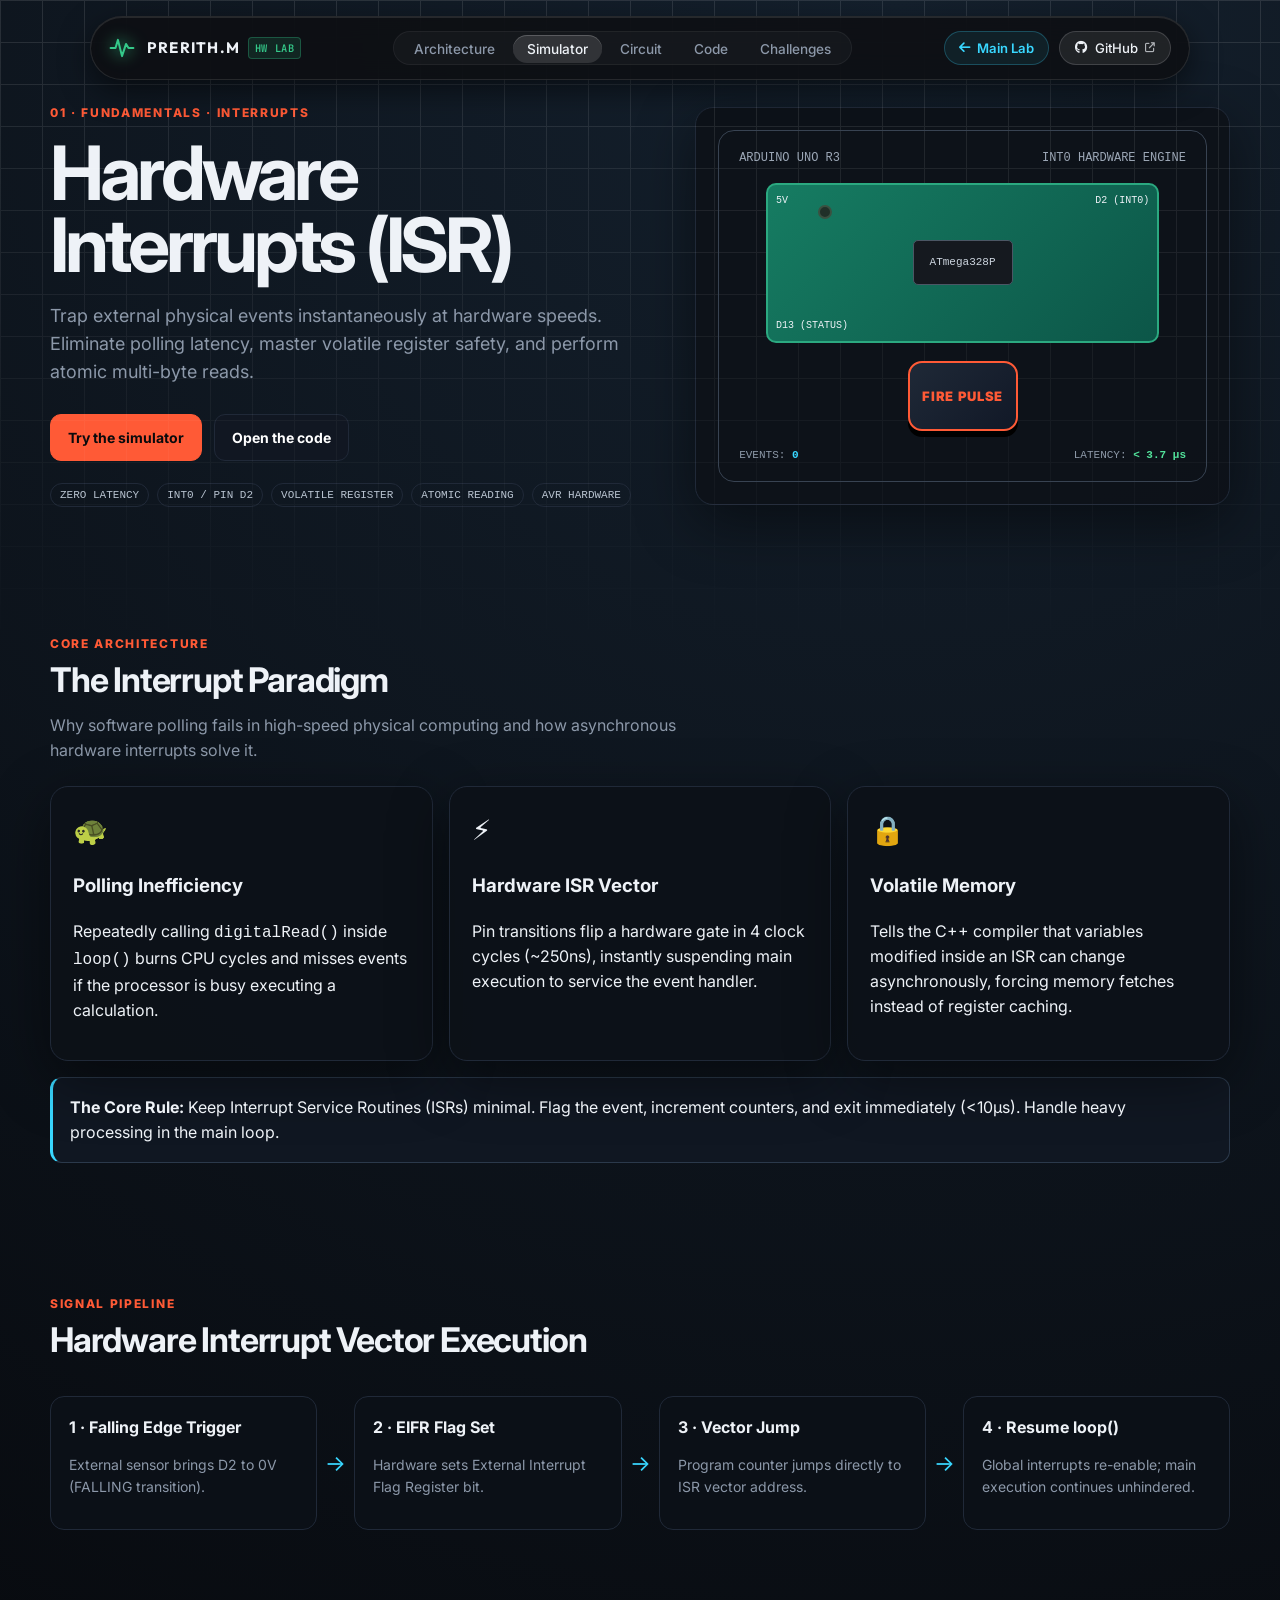
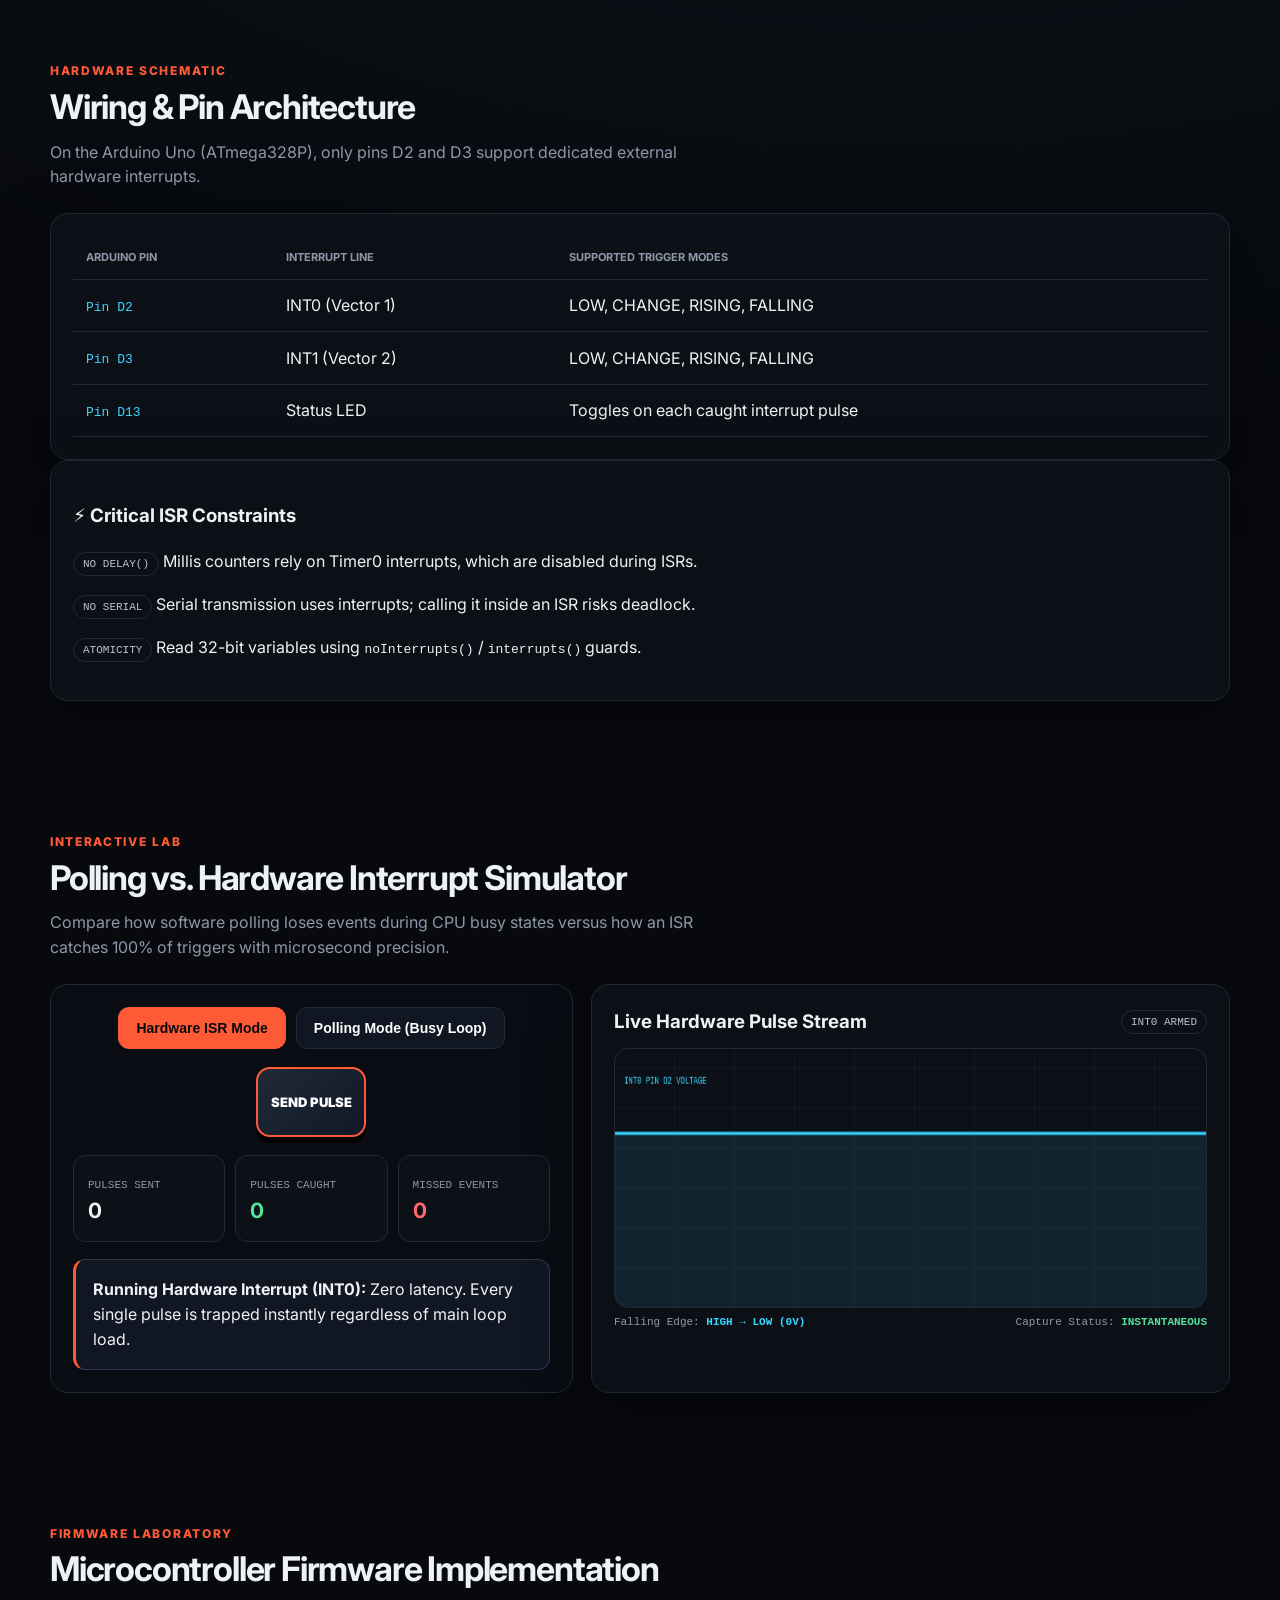
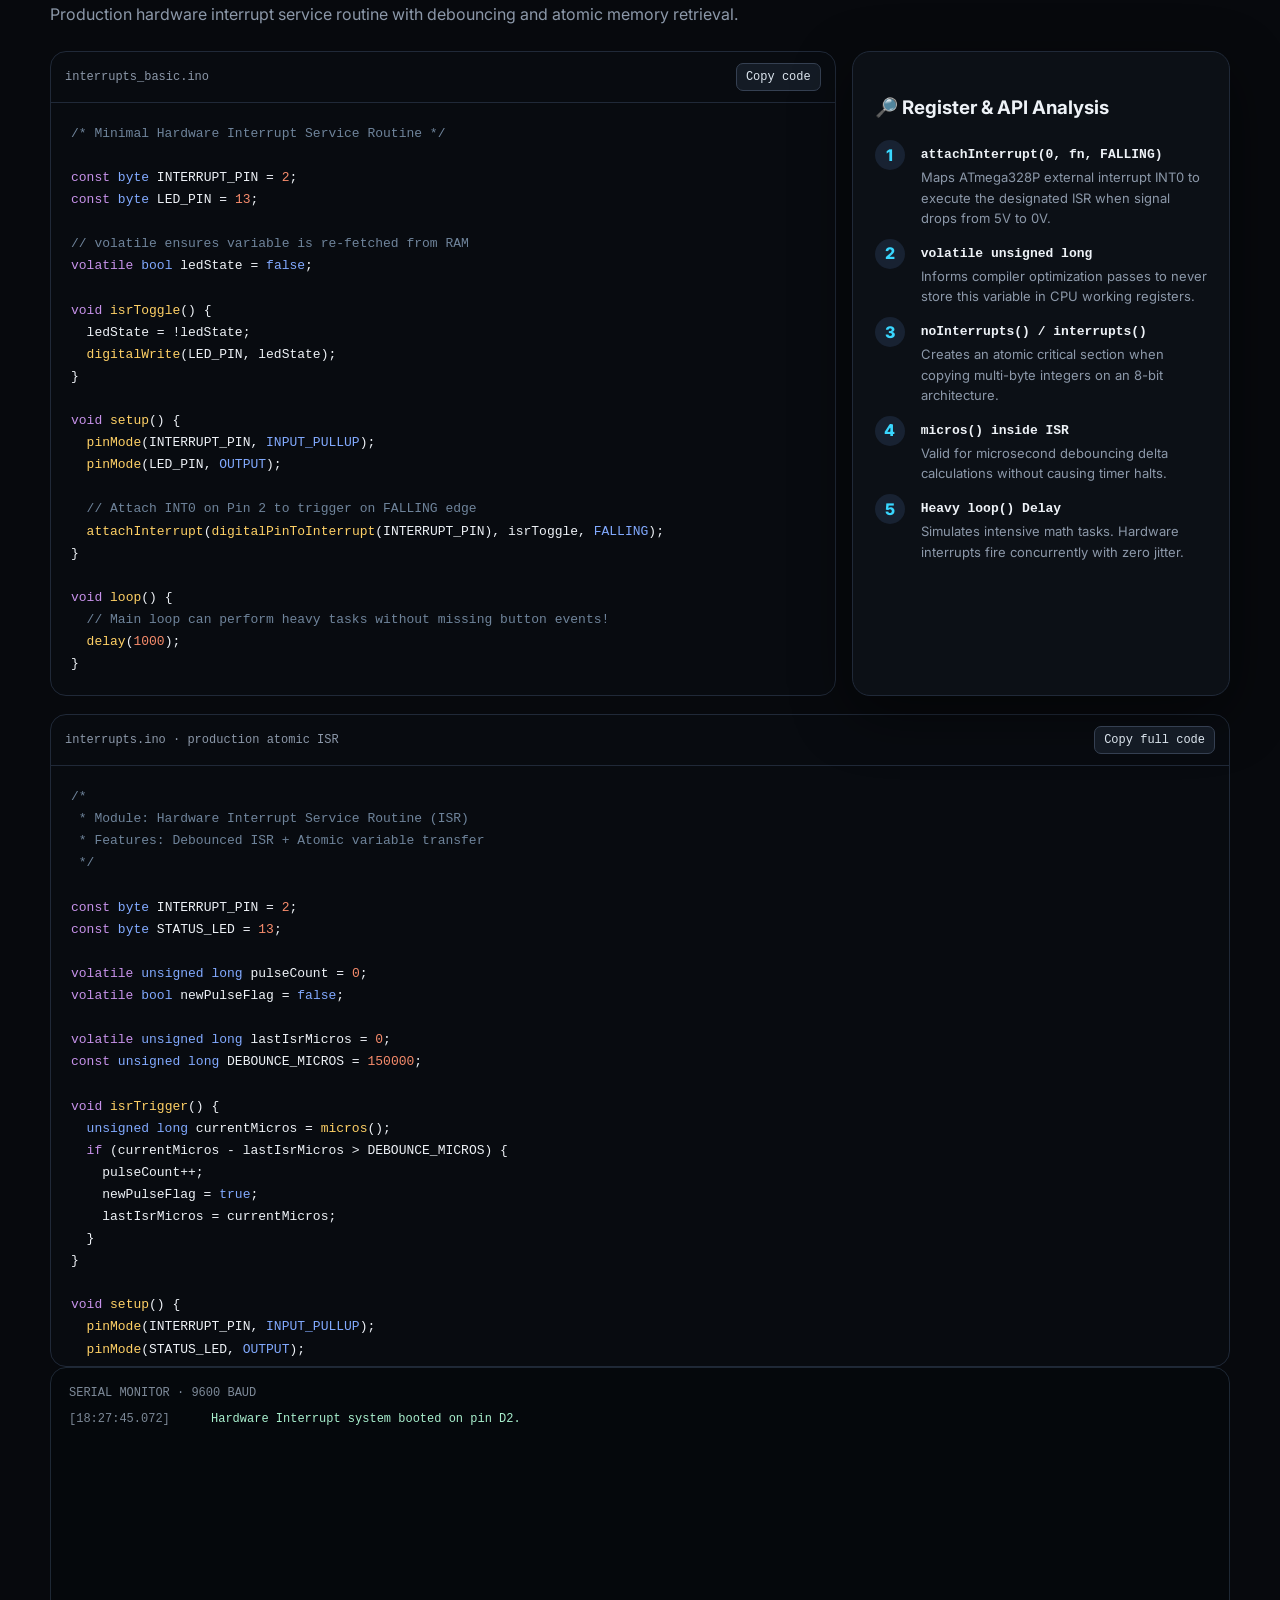
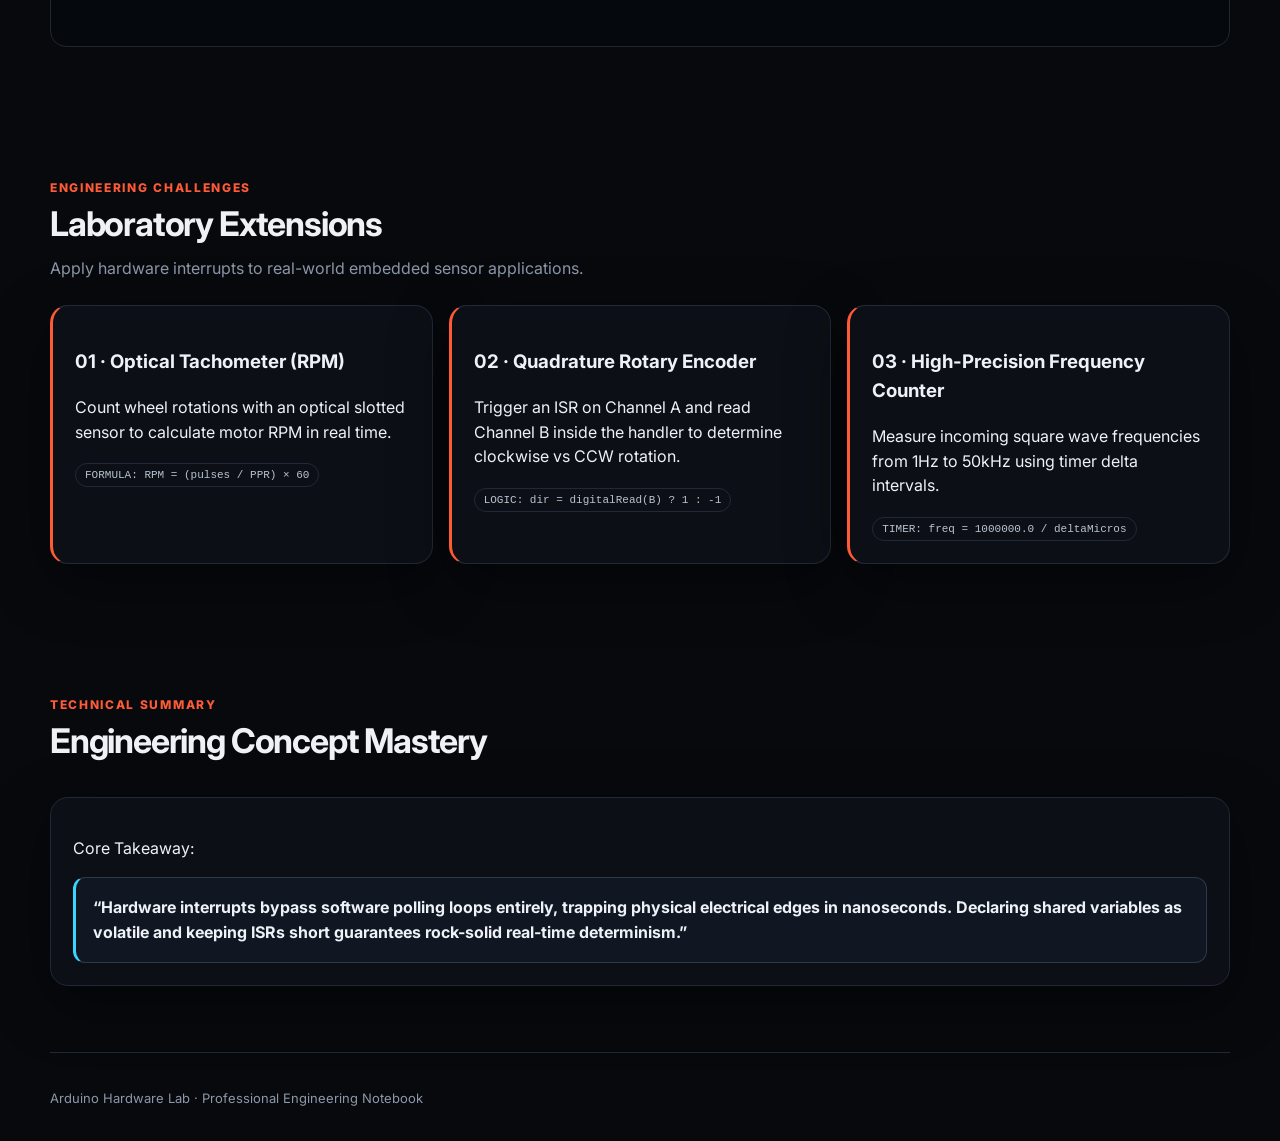
<file: docs/fundamentals/interrupts.html>
<!DOCTYPE html>
<html lang="en">

<head>
  <meta charset="UTF-8">
  <meta name="viewport" content="width=device-width,initial-scale=1.0">
  <title>Hardware Interrupts & Event Handling — Arduino Hardware Lab</title>
  <meta name="description"
    content="Trap microsecond-level hardware triggers with zero latency. Master ISRs, volatile memory, and atomic operations.">
  <!-- Fonts & Icons matching main website -->
  <link rel=preconnect href="https://fonts.googleapis.com">
  <link rel=preconnect href="https://fonts.gstatic.com" crossorigin>
  <link
    href="https://fonts.googleapis.com/css2?family=Inter:wght@300;400;500;600;700&family=JetBrains+Mono:wght@400;500;600;700&family=Outfit:wght@600;700;800&display=swap"
    rel="stylesheet">
  <link rel="stylesheet" href="https://cdnjs.cloudflare.com/ajax/libs/font-awesome/6.4.0/css/all.min.css">
  <style>
    :root {
      --bg: #07090d;
      --panel: #0d1118;
      --panel2: #111722;
      --line: #202938;
      --text: #eef2f7;
      --muted: #8c98a9;
      --accent: #ff5a36;
      --cyan: #39d7ff;
      --green: #52e39b;
      --yellow: #ffd166;
      --purple: #c792ea;
      --blue: #82aaff;
      --red: #ff6b6b;
      --shadow: 0 18px 60px #0007
    }

    * {
      box-sizing: border-box
    }

    html {
      scroll-behavior: smooth
    }

    body {
      margin: 0;
      background: radial-gradient(circle at 70% 0%, #14202d 0, #07090d 34%), var(--bg);
      color: var(--text);
      font-family: Inter, ui-sans-serif, system-ui, -apple-system, "Segoe UI", sans-serif;
      line-height: 1.55
    }

    body:before {
      content: "";
      position: fixed;
      inset: 0;
      pointer-events: none;
      opacity: .11;
      background-image: linear-gradient(#fff 1px, transparent 1px), linear-gradient(90deg, #fff 1px, transparent 1px);
      background-size: 42px 42px;
      mask-image: linear-gradient(to bottom, black, transparent 75%)
    }

    .container {
      width: min(1180px, calc(100% - 40px));
      margin: auto
    }

    /* Floating Navbar matching Main Website */
    .navbar-wrapper {
      position: fixed;
      top: 16px;
      left: 0;
      right: 0;
      display: flex;
      justify-content: center;
      z-index: 100;
      padding: 0 20px;
    }

    .navbar {
      display: flex;
      align-items: center;
      justify-content: space-between;
      width: 100%;
      max-width: 1100px;
      height: 64px;
      padding: 0 18px;
      border-radius: 9999px;
      background: rgba(13, 15, 18, 0.85);
      border: 1px solid rgba(255, 255, 255, 0.1);
      box-shadow: 0 10px 30px rgba(0, 0, 0, 0.5), inset 0 1px 0 rgba(255, 255, 255, 0.1);
      backdrop-filter: blur(18px);
      -webkit-backdrop-filter: blur(18px);
    }

    .brand-logo {
      display: flex;
      align-items: center;
      gap: 12px;
      text-decoration: none;
    }

    .pulse-icon {
      width: 26px;
      height: 26px;
      filter: drop-shadow(0 0 8px #35C98A);
    }

    .brand-text {
      display: flex;
      align-items: center;
      gap: 8px;
    }

    .brand-name {
      font-weight: 700;
      font-size: 0.95rem;
      letter-spacing: 0.08em;
      font-family: 'Outfit', sans-serif;
      color: #eef2f7;
    }

    .brand-badge {
      font-family: 'JetBrains Mono', monospace;
      font-size: 0.65rem;
      padding: 2px 6px;
      border-radius: 4px;
      background: rgba(53, 201, 138, 0.12);
      color: #35C98A;
      border: 1px solid rgba(53, 201, 138, 0.3);
      font-weight: 600;
      letter-spacing: 0.05em;
    }

    .nav-links {
      display: flex;
      list-style: none;
      gap: 4px;
      background: rgba(255, 255, 255, 0.03);
      padding: 4px 6px;
      border-radius: 9999px;
      border: 1px solid rgba(255, 255, 255, 0.05);
      margin: 0;
    }

    .nav-link {
      font-size: 0.85rem;
      font-weight: 500;
      color: #8c98a9;
      padding: 6px 14px;
      border-radius: 9999px;
      text-decoration: none;
      transition: all 0.15s ease;
    }

    .nav-link:hover {
      color: #eef2f7;
      background: rgba(255, 255, 255, 0.08);
    }

    .nav-link.active {
      color: #eef2f7;
      background: rgba(255, 255, 255, 0.12);
      box-shadow: inset 0 1px 0 rgba(255, 255, 255, 0.2);
    }

    .nav-actions {
      display: flex;
      align-items: center;
      gap: 10px;
    }

    .nav-back-btn {
      display: inline-flex;
      align-items: center;
      gap: 7px;
      color: var(--cyan);
      background: rgba(57, 215, 255, 0.08);
      border: 1px solid rgba(57, 215, 255, 0.25);
      padding: 6px 14px;
      border-radius: 9999px;
      font-size: 0.82rem;
      text-decoration: none;
      font-weight: 600;
      transition: all 0.15s ease;
    }

    .nav-back-btn:hover {
      background: rgba(57, 215, 255, 0.16);
      border-color: rgba(57, 215, 255, 0.45);
      transform: translateY(-1px);
    }

    .btn-github-nav {
      display: inline-flex;
      align-items: center;
      gap: 7px;
      background: rgba(255, 255, 255, 0.08);
      border: 1px solid rgba(255, 255, 255, 0.15);
      color: #eef2f7;
      padding: 6px 15px;
      border-radius: 9999px;
      font-size: 0.82rem;
      font-weight: 500;
      text-decoration: none;
      transition: all 0.15s ease;
    }

    .btn-github-nav:hover {
      background: rgba(255, 255, 255, 0.15);
      border-color: rgba(255, 255, 255, 0.3);
      transform: translateY(-1px);
    }

    @media (max-width: 860px) {
      .nav-links {
        display: none;
      }
    }

    .hero {
      padding: 104px 0 62px;
      display: grid;
      grid-template-columns: 1.05fr .95fr;
      gap: 54px;
      align-items: center
    }

    .eyebrow {
      color: var(--accent);
      font-size: 12px;
      font-weight: 800;
      letter-spacing: .14em;
      text-transform: uppercase
    }

    .hero h1 {
      font-size: clamp(43px, 6vw, 75px);
      line-height: .97;
      letter-spacing: -.055em;
      margin: 14px 0 20px
    }

    .hero p {
      font-size: 18px;
      color: var(--muted);
      max-width: 650px
    }

    .buttons {
      display: flex;
      gap: 12px;
      margin-top: 28px;
      flex-wrap: wrap
    }

    .btn {
      border: 1px solid var(--line);
      background: #111722;
      color: #fff;
      padding: 12px 17px;
      border-radius: 11px;
      font-weight: 700;
      cursor: pointer;
      text-decoration: none;
      display: inline-flex;
      align-items: center;
      gap: 8px;
      font-size: 14px
    }

    .btn.primary {
      background: var(--accent);
      border-color: var(--accent);
      color: #090a0c
    }

    .btn:hover {
      transform: translateY(-1px)
    }

    .hero-card,
    .card {
      background: rgba(13, 17, 24, .9);
      border: 1px solid var(--line);
      border-radius: 18px;
      padding: 22px;
      box-shadow: var(--shadow)
    }

    .arduino {
      border: 1px solid #384352;
      border-radius: 16px;
      padding: 20px;
      position: relative;
      overflow: hidden
    }

    .boardtop {
      display: flex;
      justify-content: space-between;
      color: #9ca7b6;
      font: 12px monospace
    }

    .board {
      margin: 18px auto;
      width: 88%;
      height: 160px;
      border-radius: 10px;
      background: linear-gradient(135deg, #167c62, #0c5648);
      border: 2px solid #2ba980;
      position: relative
    }

    .chip {
      position: absolute;
      width: 100px;
      height: 45px;
      left: 50%;
      top: 55px;
      transform: translateX(-50%);
      background: #15191f;
      border: 1px solid #4b5664;
      border-radius: 5px;
      display: grid;
      place-items: center;
      font: 11px monospace;
      color: #cdd5df
    }

    .pin {
      position: absolute;
      font: 10px monospace
    }

    .p5 {
      left: 8px;
      top: 10px
    }

    .d2 {
      right: 8px;
      top: 10px
    }

    .d13 {
      left: 8px;
      bottom: 10px
    }

    .led-indicator {
      position: absolute;
      width: 14px;
      height: 14px;
      border-radius: 50%;
      background: #203028;
      border: 2px solid #3a5040;
      top: 20px;
      left: 50px;
      transition: .15s
    }

    .led-indicator.on {
      background: #ffd166;
      border-color: #fff1b0;
      box-shadow: 0 0 16px #ffd166
    }

    .btn-interactive {
      width: 110px;
      height: 70px;
      border-radius: 14px;
      background: linear-gradient(135deg, #1f2937, #111827);
      border: 2px solid var(--accent);
      box-shadow: 0 6px 0 #000;
      cursor: pointer;
      display: grid;
      place-items: center;
      margin: 18px auto;
      user-select: none;
      transition: transform .08s
    }

    .btn-interactive:active {
      transform: translateY(4px);
      box-shadow: 0 2px 0 #000
    }

    section {
      padding: 66px 0
    }

    .section-head {
      display: flex;
      justify-content: space-between;
      gap: 20px;
      align-items: end;
      margin-bottom: 24px
    }

    h2 {
      font-size: 34px;
      letter-spacing: -.035em;
      margin: 0 0 6px
    }

    .lead {
      color: var(--muted);
      max-width: 700px;
      margin: 0
    }

    .grid {
      display: grid;
      gap: 16px
    }

    .three {
      grid-template-columns: repeat(3, 1fr)
    }

    .two {
      grid-template-columns: repeat(2, 1fr)
    }

    .flow {
      display: flex;
      align-items: stretch;
      gap: 8px;
      flex-wrap: wrap
    }

    .node {
      flex: 1;
      min-width: 160px;
      padding: 18px;
      background: #0b1017;
      border: 1px solid var(--line);
      border-radius: 14px
    }

    .arrow {
      display: grid;
      place-items: center;
      color: var(--cyan);
      font-size: 22px
    }

    .node p {
      color: var(--muted);
      font-size: 14px
    }

    .icon {
      font-size: 28px
    }

    .simple {
      font-size: 16px
    }

    .callout {
      background: #101722;
      border: 1px solid #2b394b;
      border-left: 3px solid var(--cyan);
      padding: 17px;
      border-radius: 12px
    }

    .callout.orange {
      border-left-color: var(--accent)
    }

    .callout.green {
      border-left-color: var(--green)
    }

    table {
      width: 100%;
      border-collapse: collapse
    }

    th,
    td {
      text-align: left;
      padding: 13px;
      border-bottom: 1px solid var(--line)
    }

    th {
      font-size: 11px;
      text-transform: uppercase;
      color: var(--muted)
    }

    td code {
      color: var(--cyan)
    }

    .sim {
      display: grid;
      grid-template-columns: .9fr 1.1fr;
      gap: 18px
    }

    .control {
      background: #090d13;
      border: 1px solid var(--line);
      border-radius: 18px;
      padding: 22px
    }

    .readout {
      display: grid;
      grid-template-columns: repeat(3, 1fr);
      gap: 10px;
      margin-top: 18px
    }

    .read {
      padding: 14px;
      border: 1px solid var(--line);
      border-radius: 12px;
      background: #0c1118
    }

    .read span {
      font: 11px monospace;
      color: var(--muted)
    }

    .read b {
      font-size: 21px;
      display: block
    }

    .chart {
      height: 260px;
      background: repeating-linear-gradient(0deg, transparent 0 39px, #18202b 40px), repeating-linear-gradient(90deg, transparent 0 59px, #18202b 60px);
      border: 1px solid var(--line);
      border-radius: 14px;
      overflow: hidden
    }

    .chart canvas {
      width: 100%;
      height: 100%
    }

    .code-layout {
      display: grid;
      grid-template-columns: 1.35fr .65fr;
      gap: 16px
    }

    .code {
      background: #080b10;
      border: 1px solid var(--line);
      border-radius: 16px;
      overflow: hidden
    }

    .codebar {
      padding: 11px 14px;
      border-bottom: 1px solid var(--line);
      display: flex;
      justify-content: space-between;
      align-items: center;
      color: var(--muted);
      font: 12px monospace
    }

    .copy {
      border: 1px solid #354052;
      background: #141b25;
      color: #dce5ee;
      padding: 6px 9px;
      border-radius: 7px;
      cursor: pointer;
      font: 12px monospace
    }

    .copy:hover {
      border-color: var(--cyan)
    }

    .code pre {
      margin: 0;
      padding: 20px;
      overflow: auto;
      font-size: 13px;
      line-height: 1.7;
      max-height: 600px
    }

    .kw {
      color: var(--purple)
    }

    .type {
      color: var(--blue)
    }

    .fn {
      color: var(--yellow)
    }

    .num {
      color: #f78c6c
    }

    .str {
      color: var(--green)
    }

    .comment {
      color: #6f849b
    }

    .var {
      color: #f8f8f2
    }

    .serial {
      background: #05080c;
      border: 1px solid #1e2835;
      border-radius: 16px;
      padding: 18px;
      font: 12px monospace;
      min-height: 280px;
      color: #a9f0ce;
      overflow: hidden
    }

    .serial .head {
      color: #7d8998;
      margin-bottom: 12px
    }

    .serialline {
      display: grid;
      grid-template-columns: 130px 1fr;
      gap: 12px
    }

    .explain-list {
      display: grid;
      gap: 11px
    }

    .explain-row {
      display: grid;
      grid-template-columns: 35px 1fr;
      gap: 11px
    }

    .explain-row .n {
      width: 30px;
      height: 30px;
      border-radius: 50%;
      background: #182232;
      color: var(--cyan);
      display: grid;
      place-items: center;
      font-weight: 800
    }

    .explain-row p {
      margin: 2px 0 0;
      color: var(--muted);
      font-size: 13px
    }

    .challenge {
      border-left: 3px solid var(--accent)
    }

    .tag {
      display: inline-block;
      border: 1px solid var(--line);
      border-radius: 999px;
      padding: 5px 9px;
      color: #b8c3d0;
      font: 11px monospace
    }

    .footer {
      border-top: 1px solid var(--line);
      padding: 35px 0;
      color: var(--muted);
      font-size: 13px
    }

    @media(max-width:850px) {

      .hero,
      .sim,
      .two,
      .three,
      .code-layout {
        grid-template-columns: 1fr
      }

      .links {
        display: none
      }

      .readout {
        grid-template-columns: 1fr
      }

      .hero {
        padding-top: 96px
      }
    }
  </style>
</head>

<body>
  <!-- Floating Island Header matching main website -->
  <header class="navbar-wrapper">
    <nav class="navbar">
      <a href="../index.html" class="brand-logo">
        <svg class="pulse-icon" viewBox="0 0 32 32" fill="none" xmlns="http://www.w3.org/2000/svg">
          <path d="M2 16H8L11 6L16 26L21 11L24 16H30" stroke="#35C98A" stroke-width="2.5" stroke-linecap="round"
            stroke-linejoin="round" />
        </svg>
        <div class="brand-text">
          <span class="brand-name">PRERITH.M</span>
          <span class="brand-badge">HW LAB</span>
        </div>
      </a>

      <ul class="nav-links">
        <li><a href="#idea" class="nav-link">Architecture</a></li>
        <li><a href="#simulator" class="nav-link active">Simulator</a></li>
        <li><a href="#circuit" class="nav-link">Circuit</a></li>
        <li><a href="#code" class="nav-link">Code</a></li>
        <li><a href="#challenges" class="nav-link">Challenges</a></li>
      </ul>

      <div class="nav-actions">
        <a href="../index.html" class="nav-back-btn">
          <i class="fa-solid fa-arrow-left"></i>
          <span>Main Lab</span>
        </a>
        <a href="https://github.com/PrerithM/Arduino-Projects/tree/main/01-Fundamentals/Interrupts" target="_blank"
          rel="noopener noreferrer" class="btn-github-nav">
          <i class="fa-brands fa-github"></i>
          <span>GitHub</span>
          <i class="fa-solid fa-arrow-up-right-from-square" style="font-size: 0.65rem; opacity: 0.7;"></i>
        </a>
      </div>
    </nav>
  </header>

  <main>
    <div class="container">
      <section class="hero">
        <div>
          <div class="eyebrow">01 · Fundamentals &middot; Interrupts</div>
          <h1>Hardware Interrupts (ISR)</h1>
          <p>Trap external physical events instantaneously at hardware speeds. Eliminate polling latency, master
            volatile register safety, and perform atomic multi-byte reads.</p>
          <div class="buttons"><a class="btn primary" href="#simulator">Try the simulator</a><a class="btn"
              href="#code">Open the code</a></div>
          <div style="display:flex;gap:8px;flex-wrap:wrap;margin-top:22px"><span class="tag">ZERO LATENCY</span><span
              class="tag">INT0 / PIN D2</span><span class="tag">VOLATILE REGISTER</span><span class="tag">ATOMIC
              READING</span><span class="tag">AVR HARDWARE</span></div>
        </div>
        <div class="hero-card">
          <div class="arduino">
            <div class="boardtop"><span>ARDUINO UNO R3</span><span>INT0 HARDWARE ENGINE</span></div>
            <div class="board"><span class="pin p5">5V</span><span class="pin d2">D2 (INT0)</span><span
                class="pin d13">D13 (STATUS)</span>
              <div class="led-indicator" id="heroLed" title="ISR Status LED"></div>
              <div class="chip">ATmega328P</div>
            </div>
            <div class="btn-interactive" id="heroPulseBtn">
              <div style="font-weight:900;color:var(--accent);font-size:13px;letter-spacing:.05em">FIRE PULSE</div>
            </div>
            <div style="display:flex;justify-content:space-between;margin-top:10px;color:#8d99a8;font:11px monospace">
              <span>EVENTS: <b id="heroCounter" style="color:var(--cyan)">0</b></span><span>LATENCY: <b
                  style="color:var(--green)">&lt; 3.7 &micro;s</b></span>
            </div>
          </div>
        </div>
      </section>

      <section id="idea">
        <div class="section-head">
          <div>
            <div class="eyebrow">Core Architecture</div>
            <h2>The Interrupt Paradigm</h2>
            <p class="lead">Why software polling fails in high-speed physical computing and how asynchronous hardware
              interrupts solve it.</p>
          </div>
        </div>
        <div class="three grid">
          <div class="card">
            <div class="icon">🐢</div>
            <h3>Polling Inefficiency</h3>
            <p class="simple muted">Repeatedly calling <code>digitalRead()</code> inside <code>loop()</code> burns CPU
              cycles and misses events if the processor is busy executing a calculation.</p>
          </div>
          <div class="card">
            <div class="icon">⚡</div>
            <h3>Hardware ISR Vector</h3>
            <p class="simple muted">Pin transitions flip a hardware gate in 4 clock cycles (~250ns), instantly
              suspending main execution to service the event handler.</p>
          </div>
          <div class="card">
            <div class="icon">🔒</div>
            <h3>Volatile Memory</h3>
            <p class="simple muted">Tells the C++ compiler that variables modified inside an ISR can change
              asynchronously, forcing memory fetches instead of register caching.</p>
          </div>
        </div>
        <div class="callout" style="margin-top:16px"><b>The Core Rule:</b> Keep Interrupt Service Routines (ISRs)
          minimal. Flag the event, increment counters, and exit immediately (&lt;10&micro;s). Handle heavy processing in
          the main loop.</div>
      </section>

      <section>
        <div class="section-head">
          <div>
            <div class="eyebrow">Signal Pipeline</div>
            <h2>Hardware Interrupt Vector Execution</h2>
          </div>
        </div>
        <div class="flow">
          <div class="node"><b>1 &middot; Falling Edge Trigger</b>
            <p>External sensor brings D2 to 0V (FALLING transition).</p>
          </div>
          <div class="arrow">&rarr;</div>
          <div class="node"><b>2 &middot; EIFR Flag Set</b>
            <p>Hardware sets External Interrupt Flag Register bit.</p>
          </div>
          <div class="arrow">&rarr;</div>
          <div class="node"><b>3 &middot; Vector Jump</b>
            <p>Program counter jumps directly to ISR vector address.</p>
          </div>
          <div class="arrow">&rarr;</div>
          <div class="node"><b>4 &middot; Resume loop()</b>
            <p>Global interrupts re-enable; main execution continues unhindered.</p>
          </div>
        </div>
      </section>

      <section id="circuit">
        <div class="section-head">
          <div>
            <div class="eyebrow">Hardware Schematic</div>
            <h2>Wiring & Pin Architecture</h2>
            <p class="lead">On the Arduino Uno (ATmega328P), only pins D2 and D3 support dedicated external hardware
              interrupts.</p>
          </div>
        </div>
        <div class="two">
          <div class="card">
            <table>
              <tr>
                <th>Arduino Pin</th>
                <th>Interrupt Line</th>
                <th>Supported Trigger Modes</th>
              </tr>
              <tr>
                <td><code>Pin D2</code></td>
                <td>INT0 (Vector 1)</td>
                <td>LOW, CHANGE, RISING, FALLING</td>
              </tr>
              <tr>
                <td><code>Pin D3</code></td>
                <td>INT1 (Vector 2)</td>
                <td>LOW, CHANGE, RISING, FALLING</td>
              </tr>
              <tr>
                <td><code>Pin D13</code></td>
                <td>Status LED</td>
                <td>Toggles on each caught interrupt pulse</td>
              </tr>
            </table>
          </div>
          <div class="card">
            <h3>⚡ Critical ISR Constraints</h3>
            <p><span class="tag">NO DELAY()</span> Millis counters rely on Timer0 interrupts, which are disabled during
              ISRs.</p>
            <p><span class="tag">NO SERIAL</span> Serial transmission uses interrupts; calling it inside an ISR risks
              deadlock.</p>
            <p><span class="tag">ATOMICITY</span> Read 32-bit variables using <code>noInterrupts()</code> /
              <code>interrupts()</code> guards.
            </p>
          </div>
        </div>
      </section>

      <section id="simulator">
        <div class="section-head">
          <div>
            <div class="eyebrow">Interactive Lab</div>
            <h2>Polling vs. Hardware Interrupt Simulator</h2>
            <p class="lead">Compare how software polling loses events during CPU busy states versus how an ISR catches
              100% of triggers with microsecond precision.</p>
          </div>
        </div>
        <div class="sim">
          <div class="control">
            <div style="display:flex;gap:10px;justify-content:center;margin-bottom:14px">
              <button class="btn primary" id="btnModeISR">Hardware ISR Mode</button>
              <button class="btn" id="btnModePoll">Polling Mode (Busy Loop)</button>
            </div>
            <div class="btn-interactive" id="labPulseBtn">
              <div style="font-weight:900;color:#fff;font-size:13px">SEND PULSE</div>
            </div>
            <div class="readout">
              <div class="read"><span>PULSES SENT</span><b id="sentCount" style="color:var(--text)">0</b></div>
              <div class="read"><span>PULSES CAUGHT</span><b id="caughtCount" style="color:var(--green)">0</b></div>
              <div class="read"><span>MISSED EVENTS</span><b id="missedCount" style="color:var(--red)">0</b></div>
            </div>
            <div class="callout orange" style="margin-top:17px;text-align:left"><b id="modeDesc">Running Hardware
                Interrupt (INT0):</b> Zero latency. Every single pulse is trapped instantly regardless of main loop
              load.</div>
          </div>
          <div class="card">
            <div style="display:flex;justify-content:space-between;align-items:center;margin-bottom:12px">
              <h3 style="margin:0">Live Hardware Pulse Stream</h3><span class="tag" id="scopeStatus">INT0 ARMED</span>
            </div>
            <div class="chart"><canvas id="isrChart" width="900" height="260"></canvas></div>
            <div
              style="display:flex;justify-content:space-between;margin-top:8px;font:11px monospace;color:var(--muted)">
              <span>Falling Edge: <b style="color:var(--cyan)">HIGH &rarr; LOW (0V)</b></span><span>Capture Status: <b
                  style="color:var(--green)" id="capStatus">INSTANTANEOUS</b></span>
            </div>
          </div>
        </div>
      </section>

      <section id="code">
        <div class="section-head">
          <div>
            <div class="eyebrow">Firmware Laboratory</div>
            <h2>Microcontroller Firmware Implementation</h2>
            <p class="lead">Production hardware interrupt service routine with debouncing and atomic memory retrieval.
            </p>
          </div>
        </div>
        <div class="code-layout">
          <div class="code">
            <div class="codebar"><span>interrupts_basic.ino</span><button class="copy" onclick="copyBasic()">Copy
                code</button></div>
            <pre id="basicCode"><span class="comment">/* Minimal Hardware Interrupt Service Routine */</span>

<span class="kw">const</span> <span class="type">byte</span> INTERRUPT_PIN = <span class="num">2</span>;
<span class="kw">const</span> <span class="type">byte</span> LED_PIN = <span class="num">13</span>;

<span class="comment">// volatile ensures variable is re-fetched from RAM</span>
<span class="kw">volatile</span> <span class="type">bool</span> ledState = <span class="type">false</span>;

<span class="kw">void</span> <span class="fn">isrToggle</span>() {
  ledState = !ledState;
  <span class="fn">digitalWrite</span>(LED_PIN, ledState);
}

<span class="kw">void</span> <span class="fn">setup</span>() {
  <span class="fn">pinMode</span>(INTERRUPT_PIN, <span class="type">INPUT_PULLUP</span>);
  <span class="fn">pinMode</span>(LED_PIN, <span class="type">OUTPUT</span>);

  <span class="comment">// Attach INT0 on Pin 2 to trigger on FALLING edge</span>
  <span class="fn">attachInterrupt</span>(<span class="fn">digitalPinToInterrupt</span>(INTERRUPT_PIN), isrToggle, <span class="type">FALLING</span>);
}

<span class="kw">void</span> <span class="fn">loop</span>() {
  <span class="comment">// Main loop can perform heavy tasks without missing button events!</span>
  <span class="fn">delay</span>(<span class="num">1000</span>);
}</pre>
          </div>
          <div class="card">
            <h3>🔎 Register & API Analysis</h3>
            <div class="explain-list">
              <div class="explain-row">
                <div class="n">1</div>
                <div><b><code>attachInterrupt(0, fn, FALLING)</code></b>
                  <p>Maps ATmega328P external interrupt INT0 to execute the designated ISR when signal drops from 5V to
                    0V.</p>
                </div>
              </div>
              <div class="explain-row">
                <div class="n">2</div>
                <div><b><code>volatile unsigned long</code></b>
                  <p>Informs compiler optimization passes to never store this variable in CPU working registers.</p>
                </div>
              </div>
              <div class="explain-row">
                <div class="n">3</div>
                <div><b><code>noInterrupts() / interrupts()</code></b>
                  <p>Creates an atomic critical section when copying multi-byte integers on an 8-bit architecture.</p>
                </div>
              </div>
              <div class="explain-row">
                <div class="n">4</div>
                <div><b><code>micros() inside ISR</code></b>
                  <p>Valid for microsecond debouncing delta calculations without causing timer halts.</p>
                </div>
              </div>
              <div class="explain-row">
                <div class="n">5</div>
                <div><b><code>Heavy loop() Delay</code></b>
                  <p>Simulates intensive math tasks. Hardware interrupts fire concurrently with zero jitter.</p>
                </div>
              </div>
            </div>
          </div>
        </div>

        <div style="margin-top:18px" class="two">
          <div class="code">
            <div class="codebar"><span>interrupts.ino &middot; production atomic ISR</span><button class="copy"
                onclick="copyFull()">Copy full code</button></div>
            <pre id="fullCode"><span class="comment">/*
 * Module: Hardware Interrupt Service Routine (ISR)
 * Features: Debounced ISR + Atomic variable transfer
 */</span>

<span class="kw">const</span> <span class="type">byte</span> INTERRUPT_PIN = <span class="num">2</span>;
<span class="kw">const</span> <span class="type">byte</span> STATUS_LED = <span class="num">13</span>;

<span class="kw">volatile</span> <span class="type">unsigned long</span> pulseCount = <span class="num">0</span>;
<span class="kw">volatile</span> <span class="type">bool</span> newPulseFlag = <span class="type">false</span>;

<span class="kw">volatile</span> <span class="type">unsigned long</span> lastIsrMicros = <span class="num">0</span>;
<span class="kw">const</span> <span class="type">unsigned long</span> DEBOUNCE_MICROS = <span class="num">150000</span>;

<span class="kw">void</span> <span class="fn">isrTrigger</span>() {
  <span class="type">unsigned long</span> currentMicros = <span class="fn">micros</span>();
  <span class="kw">if</span> (currentMicros - lastIsrMicros &gt; DEBOUNCE_MICROS) {
    pulseCount++;
    newPulseFlag = <span class="type">true</span>;
    lastIsrMicros = currentMicros;
  }
}

<span class="kw">void</span> <span class="fn">setup</span>() {
  <span class="fn">pinMode</span>(INTERRUPT_PIN, <span class="type">INPUT_PULLUP</span>);
  <span class="fn">pinMode</span>(STATUS_LED, <span class="type">OUTPUT</span>);
  Serial.<span class="fn">begin</span>(<span class="num">9600</span>);

  <span class="fn">attachInterrupt</span>(<span class="fn">digitalPinToInterrupt</span>(INTERRUPT_PIN), isrTrigger, <span class="type">FALLING</span>);
  Serial.<span class="fn">println</span>(F(<span class="str">"Hardware Interrupt armed on Pin D2."</span>));
}

<span class="kw">void</span> <span class="fn">loop</span>() {
  <span class="comment">// Simulate heavy computation:</span>
  <span class="fn">delay</span>(<span class="num">500</span>);

  <span class="kw">if</span> (newPulseFlag) {
    <span class="comment">// Atomic copy:</span>
    <span class="fn">noInterrupts</span>();
    <span class="type">unsigned long</span> currentCount = pulseCount;
    newPulseFlag = <span class="type">false</span>;
    <span class="fn">interrupts</span>();

    Serial.<span class="fn">print</span>(F(<span class="str">"Interrupt Caught! Total Events: "</span>));
    Serial.<span class="fn">println</span>(currentCount);

    <span class="fn">digitalWrite</span>(STATUS_LED, !<span class="fn">digitalRead</span>(STATUS_LED));
  }
}</pre>
          </div>
          <div class="serial">
            <div class="head">SERIAL MONITOR &middot; 9600 BAUD</div>
            <div id="serialLines"></div>
          </div>
        </div>
      </section>

      <section id="challenges">
        <div class="section-head">
          <div>
            <div class="eyebrow">Engineering Challenges</div>
            <h2>Laboratory Extensions</h2>
            <p class="lead">Apply hardware interrupts to real-world embedded sensor applications.</p>
          </div>
        </div>
        <div class="three grid">
          <div class="card challenge">
            <h3>01 &middot; Optical Tachometer (RPM)</h3>
            <p class="muted">Count wheel rotations with an optical slotted sensor to calculate motor RPM in real time.
            </p><span class="tag">FORMULA: RPM = (pulses / PPR) &times; 60</span>
          </div>
          <div class="card challenge">
            <h3>02 &middot; Quadrature Rotary Encoder</h3>
            <p class="muted">Trigger an ISR on Channel A and read Channel B inside the handler to determine clockwise vs
              CCW rotation.</p><span class="tag">LOGIC: dir = digitalRead(B) ? 1 : -1</span>
          </div>
          <div class="card challenge">
            <h3>03 &middot; High-Precision Frequency Counter</h3>
            <p class="muted">Measure incoming square wave frequencies from 1Hz to 50kHz using timer delta intervals.</p>
            <span class="tag">TIMER: freq = 1000000.0 / deltaMicros</span>
          </div>
        </div>
      </section>

      <section>
        <div class="section-head">
          <div>
            <div class="eyebrow">Technical Summary</div>
            <h2>Engineering Concept Mastery</h2>
          </div>
        </div>
        <div class="card simple">
          <p>Core Takeaway:</p>
          <div class="callout"><b>&ldquo;Hardware interrupts bypass software polling loops entirely, trapping physical
              electrical edges in nanoseconds. Declaring shared variables as volatile and keeping ISRs short guarantees
              rock-solid real-time determinism.&rdquo;</b></div>
        </div>
      </section>
    </div>
  </main>
  <footer>
    <div class="container footer">Arduino Hardware Lab &middot; Professional Engineering Notebook</div>
  </footer>

  <script>
    const heroPulseBtn = document.getElementById('heroPulseBtn'), labPulseBtn = document.getElementById('labPulseBtn'), heroCounter = document.getElementById('heroCounter'), heroLed = document.getElementById('heroLed'), sentCount = document.getElementById('sentCount'), caughtCount = document.getElementById('caughtCount'), missedCount = document.getElementById('missedCount'), btnModeISR = document.getElementById('btnModeISR'), btnModePoll = document.getElementById('btnModePoll'), modeDesc = document.getElementById('modeDesc'), scopeStatus = document.getElementById('scopeStatus'), capStatus = document.getElementById('capStatus'), serialLines = document.getElementById('serialLines'), canvas = document.getElementById('isrChart'), ctx = canvas.getContext('2d');
    let isISRMode = true, sent = 0, caught = 0, missed = 0, wave = Array(100).fill(1), pulseActive = false, pollingBusy = false;
    function logSerial(msg) { let d = new Date(), ts = d.toTimeString().split(' ')[0] + '.' + String(d.getMilliseconds()).padStart(3, '0'); let line = document.createElement('div'); line.className = 'serialline'; line.innerHTML = `<span style="color:#7d8998">[${ts}]</span><span>${msg}</span>`; serialLines.prepend(line); while (serialLines.children.length > 8) serialLines.lastChild.remove() }
    btnModeISR.addEventListener('click', () => { isISRMode = true; btnModeISR.className = 'btn primary'; btnModePoll.className = 'btn'; modeDesc.innerHTML = '<b>Running Hardware Interrupt (INT0):</b> Zero latency. Every single pulse is trapped instantly regardless of main loop load.'; scopeStatus.textContent = 'INT0 ARMED'; capStatus.textContent = 'INSTANTANEOUS'; capStatus.style.color = 'var(--green)' });
    btnModePoll.addEventListener('click', () => { isISRMode = false; btnModePoll.className = 'btn primary'; btnModeISR.className = 'btn'; modeDesc.innerHTML = '<b>Running Software Polling (500ms Delay):</b> CPU is frozen executing tasks. Pulses fired during busy cycles will be permanently lost!'; scopeStatus.textContent = 'POLLING MODE'; capStatus.textContent = 'POTENTIAL LOSS'; capStatus.style.color = 'var(--red)' });
    setInterval(() => { pollingBusy = !pollingBusy }, 500);
    function firePulse() { sent++; sentCount.textContent = sent; pulseActive = true; let success = false; if (isISRMode) { success = true } else { success = !pollingBusy } if (success) { caught++; caughtCount.textContent = caught; heroCounter.textContent = caught; heroLed.classList.toggle('on'); logSerial(`[ISR Trigger] Caught! Total Events: ${caught}`) } else { missed++; missedCount.textContent = missed; logSerial(`<span style="color:#ff6b6b">[POLL FAIL] Pulse dropped while CPU in delay()!</span>`) } }
    [heroPulseBtn, labPulseBtn].forEach(b => b.addEventListener('click', firePulse));
    function drawScope() { let w = canvas.width, h = canvas.height; ctx.clearRect(0, 0, w, h); let v = pulseActive ? 0 : 1; pulseActive = false; wave.push(v); wave.shift(); ctx.strokeStyle = '#39d7ff'; ctx.lineWidth = 3; ctx.beginPath(); wave.forEach((val, i) => { let x = i / (wave.length - 1) * w, y = h * 0.75 - val * 110; i ? ctx.lineTo(x, y) : ctx.moveTo(x, y) }); ctx.stroke(); ctx.fillStyle = 'rgba(57,215,255,0.1)'; ctx.lineTo(w, h); ctx.lineTo(0, h); ctx.fill(); ctx.fillStyle = '#39d7ff'; ctx.font = '11px monospace'; ctx.fillText('INT0 PIN D2 VOLTAGE', 14, 35); requestAnimationFrame(drawScope) }
    requestAnimationFrame(drawScope); logSerial("Hardware Interrupt system booted on pin D2.");
    const basic = `/* Minimal Hardware Interrupt Service Routine */\n\nconst byte INTERRUPT_PIN = 2;\nconst byte LED_PIN = 13;\n\nvolatile bool ledState = false;\n\nvoid isrToggle() {\n  ledState = !ledState;\n  digitalWrite(LED_PIN, ledState);\n}\n\nvoid setup() {\n  pinMode(INTERRUPT_PIN, INPUT_PULLUP);\n  pinMode(LED_PIN, OUTPUT);\n  attachInterrupt(digitalPinToInterrupt(INTERRUPT_PIN), isrToggle, FALLING);\n}\n\nvoid loop() {\n  delay(1000);\n}`;
    const full = `const byte INTERRUPT_PIN = 2;\nconst byte STATUS_LED = 13;\n\nvolatile unsigned long pulseCount = 0;\nvolatile bool newPulseFlag = false;\n\nvolatile unsigned long lastIsrMicros = 0;\nconst unsigned long DEBOUNCE_MICROS = 150000;\n\nvoid isrTrigger() {\n  unsigned long currentMicros = micros();\n  if (currentMicros - lastIsrMicros > DEBOUNCE_MICROS) {\n    pulseCount++;\n    newPulseFlag = true;\n    lastIsrMicros = currentMicros;\n  }\n}\n\nvoid setup() {\n  pinMode(INTERRUPT_PIN, INPUT_PULLUP);\n  pinMode(STATUS_LED, OUTPUT);\n  Serial.begin(9600);\n  attachInterrupt(digitalPinToInterrupt(INTERRUPT_PIN), isrTrigger, FALLING);\n  Serial.println(F("Hardware Interrupt active on Pin D2."));\n}\n\nvoid loop() {\n  delay(500);\n  if (newPulseFlag) {\n    noInterrupts();\n    unsigned long currentCount = pulseCount;\n    newPulseFlag = false;\n    interrupts();\n    Serial.print(F("Interrupt Caught! Total Events: "));\n    Serial.println(currentCount);\n    digitalWrite(STATUS_LED, !digitalRead(STATUS_LED));\n  }\n}`;
    function copyText(t, b) { navigator.clipboard.writeText(t).then(() => { let old = b.textContent; b.textContent = 'Copied ✓'; setTimeout(() => b.textContent = old, 1200) }) }
    function copyBasic() { copyText(basic, event.target) } function copyFull() { copyText(full, event.target) }
  </script>
</body>

</html>
</file>
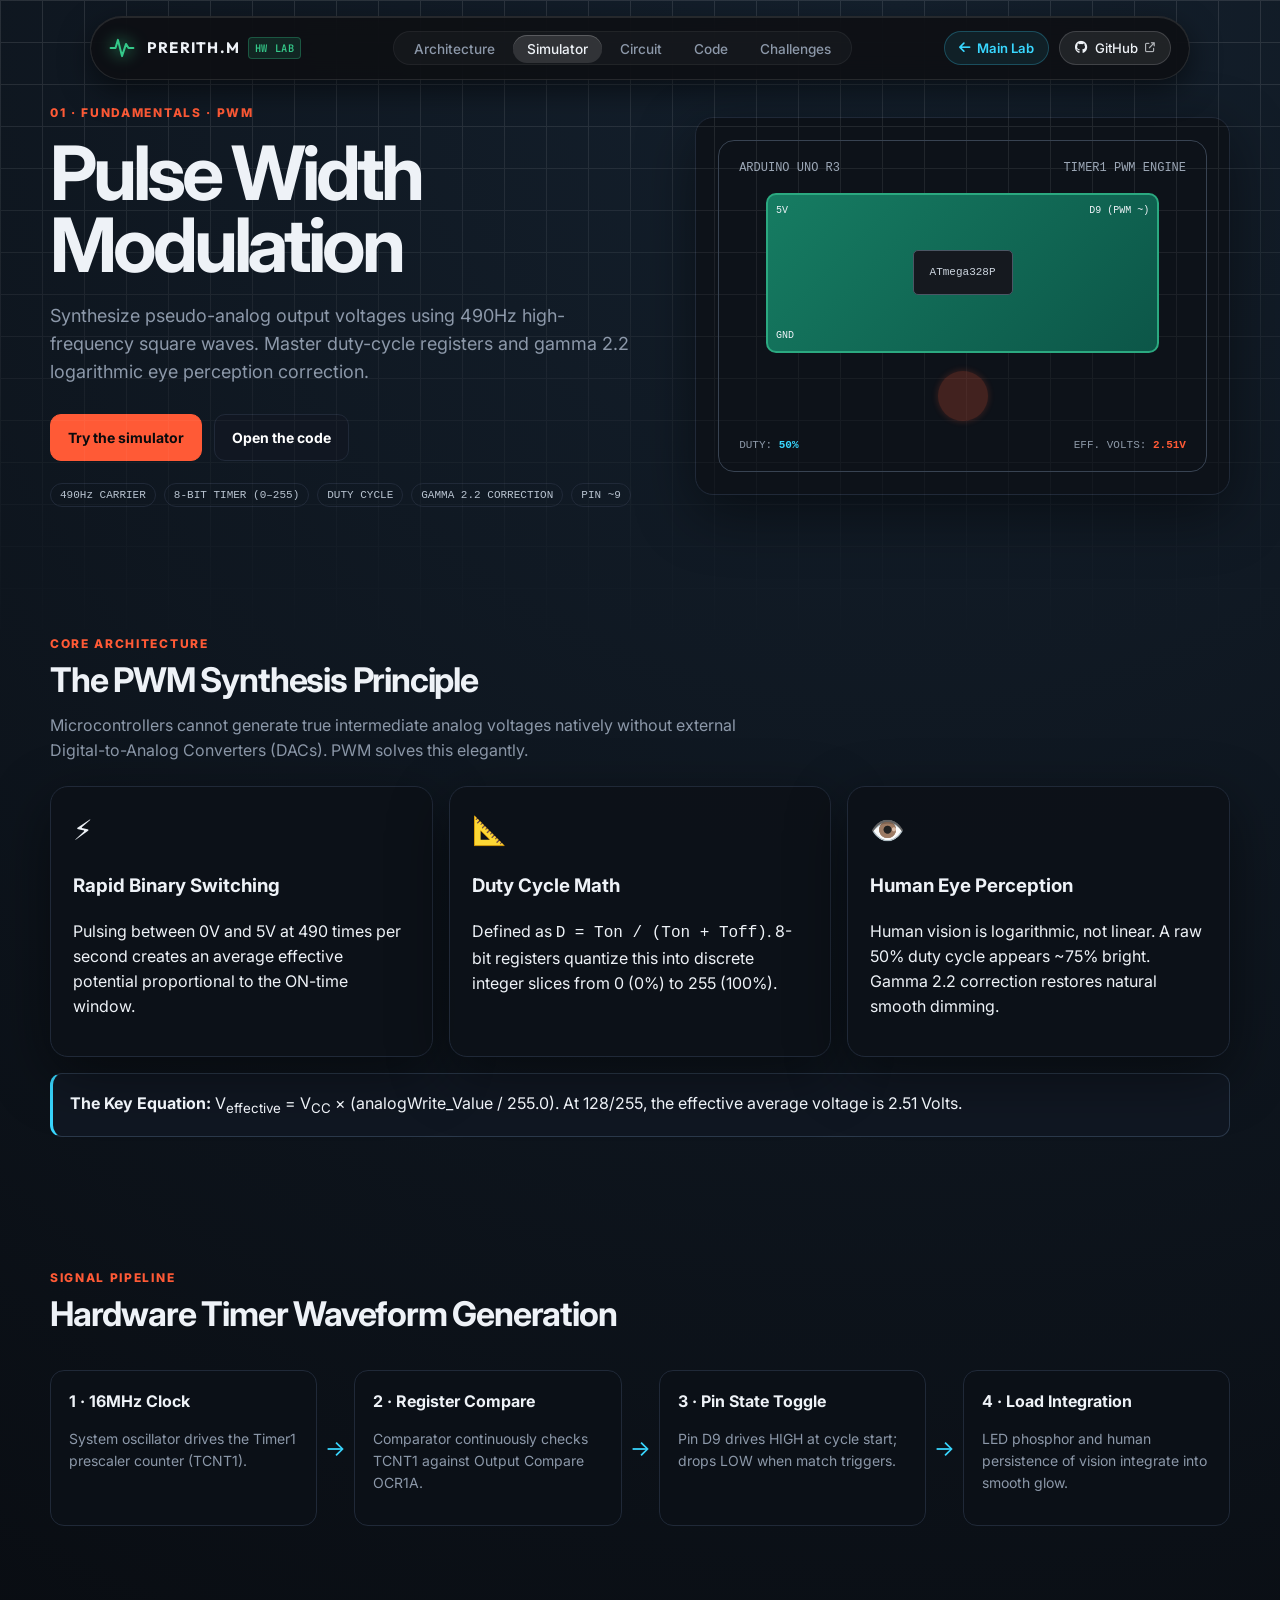
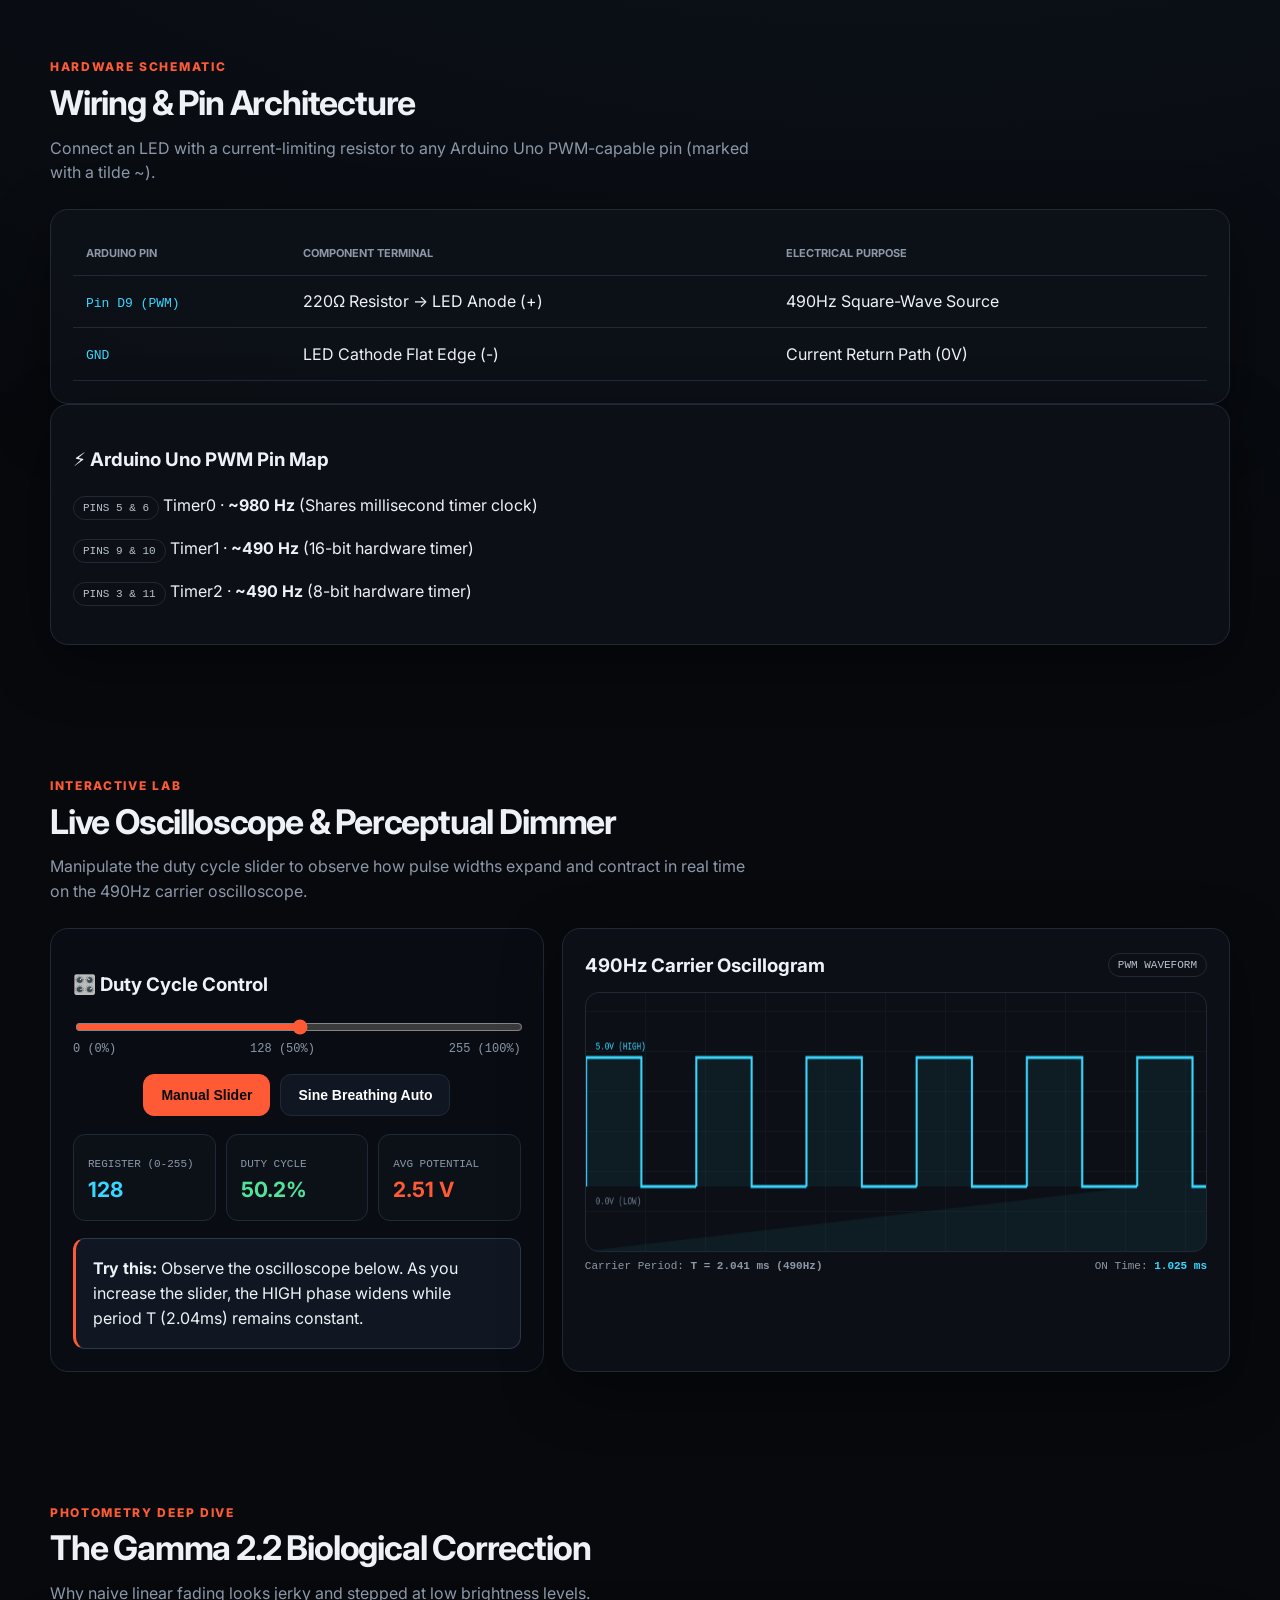
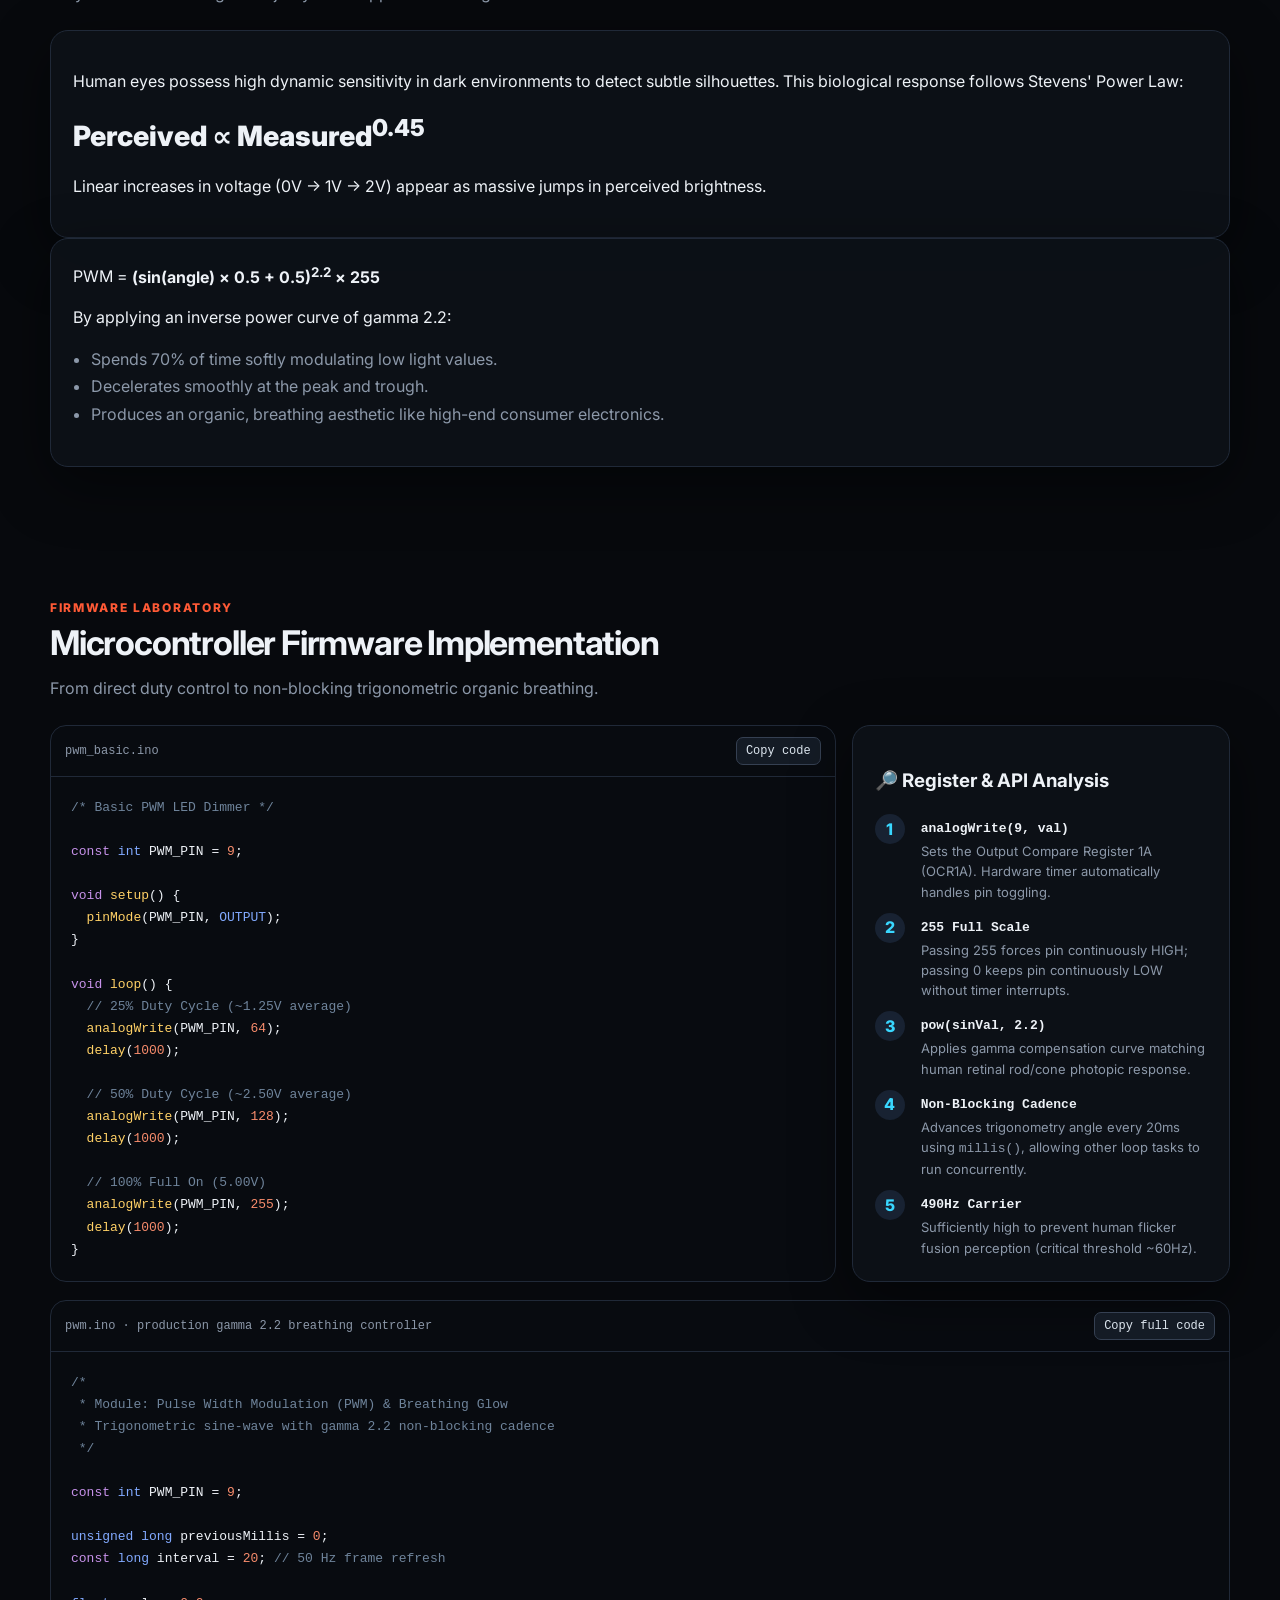
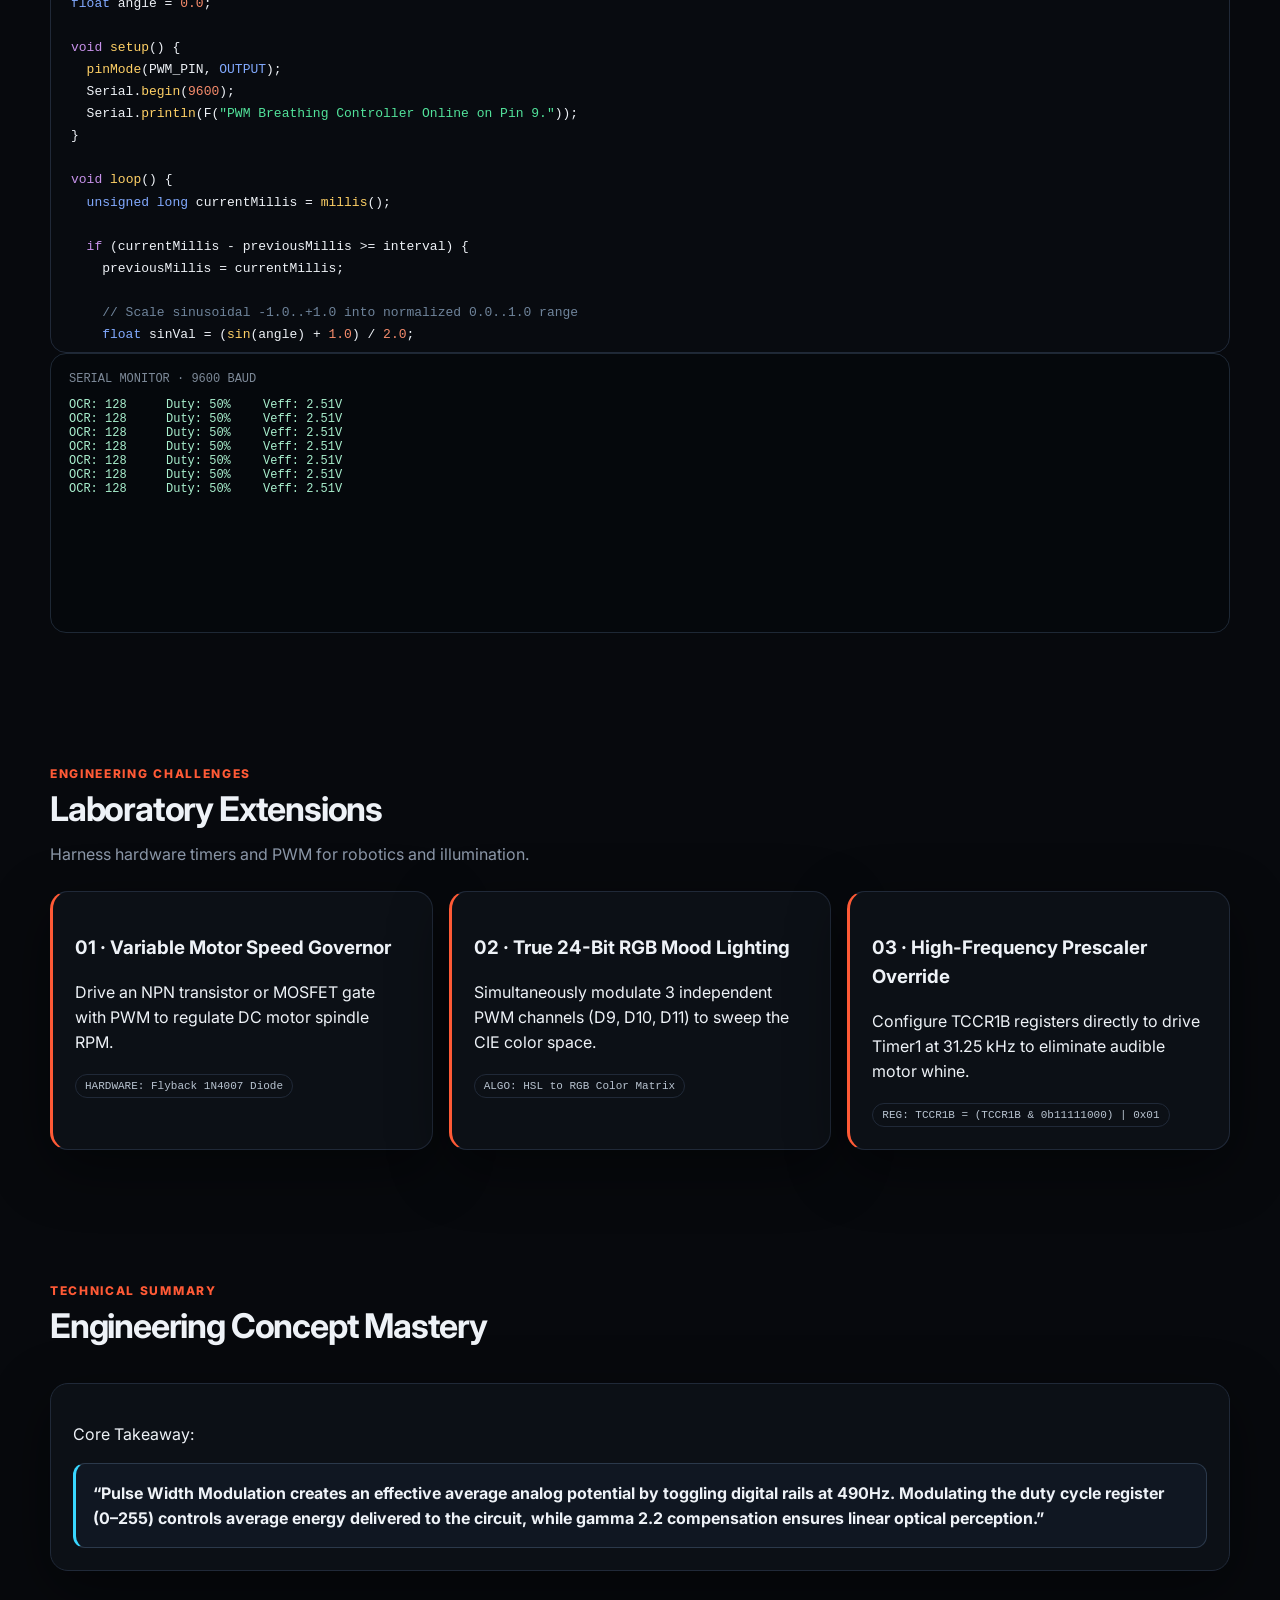
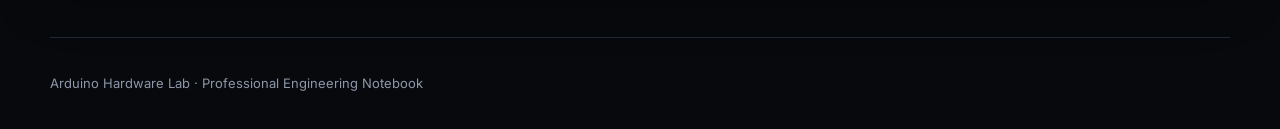
<file: docs/fundamentals/pwm.html>
<!DOCTYPE html>
<html lang="en">

<head>
  <meta charset="UTF-8">
  <meta name="viewport" content="width=device-width,initial-scale=1.0">
  <title>Pulse Width Modulation (PWM) & Dimming — Arduino Hardware Lab</title>
  <meta name="description"
    content="Synthesize pseudo-analog voltages with 490Hz square waves, duty-cycle registers, and gamma 2.2 human eye perception correction.">
  <!-- Fonts & Icons matching main website -->
  <link rel=preconnect href="https://fonts.googleapis.com">
  <link rel=preconnect href="https://fonts.gstatic.com" crossorigin>
  <link
    href="https://fonts.googleapis.com/css2?family=Inter:wght@300;400;500;600;700&family=JetBrains+Mono:wght@400;500;600;700&family=Outfit:wght@600;700;800&display=swap"
    rel="stylesheet">
  <link rel="stylesheet" href="https://cdnjs.cloudflare.com/ajax/libs/font-awesome/6.4.0/css/all.min.css">
  <style>
    :root {
      --bg: #07090d;
      --panel: #0d1118;
      --panel2: #111722;
      --line: #202938;
      --text: #eef2f7;
      --muted: #8c98a9;
      --accent: #ff5a36;
      --cyan: #39d7ff;
      --green: #52e39b;
      --yellow: #ffd166;
      --purple: #c792ea;
      --blue: #82aaff;
      --red: #ff6b6b;
      --shadow: 0 18px 60px #0007
    }

    * {
      box-sizing: border-box
    }

    html {
      scroll-behavior: smooth
    }

    body {
      margin: 0;
      background: radial-gradient(circle at 70% 0%, #14202d 0, #07090d 34%), var(--bg);
      color: var(--text);
      font-family: Inter, ui-sans-serif, system-ui, -apple-system, "Segoe UI", sans-serif;
      line-height: 1.55
    }

    body:before {
      content: "";
      position: fixed;
      inset: 0;
      pointer-events: none;
      opacity: .11;
      background-image: linear-gradient(#fff 1px, transparent 1px), linear-gradient(90deg, #fff 1px, transparent 1px);
      background-size: 42px 42px;
      mask-image: linear-gradient(to bottom, black, transparent 75%)
    }

    .container {
      width: min(1180px, calc(100% - 40px));
      margin: auto
    }

    /* Floating Navbar matching Main Website */
    .navbar-wrapper {
      position: fixed;
      top: 16px;
      left: 0;
      right: 0;
      display: flex;
      justify-content: center;
      z-index: 100;
      padding: 0 20px;
    }

    .navbar {
      display: flex;
      align-items: center;
      justify-content: space-between;
      width: 100%;
      max-width: 1100px;
      height: 64px;
      padding: 0 18px;
      border-radius: 9999px;
      background: rgba(13, 15, 18, 0.85);
      border: 1px solid rgba(255, 255, 255, 0.1);
      box-shadow: 0 10px 30px rgba(0, 0, 0, 0.5), inset 0 1px 0 rgba(255, 255, 255, 0.1);
      backdrop-filter: blur(18px);
      -webkit-backdrop-filter: blur(18px);
    }

    .brand-logo {
      display: flex;
      align-items: center;
      gap: 12px;
      text-decoration: none;
    }

    .pulse-icon {
      width: 26px;
      height: 26px;
      filter: drop-shadow(0 0 8px #35C98A);
    }

    .brand-text {
      display: flex;
      align-items: center;
      gap: 8px;
    }

    .brand-name {
      font-weight: 700;
      font-size: 0.95rem;
      letter-spacing: 0.08em;
      font-family: 'Outfit', sans-serif;
      color: #eef2f7;
    }

    .brand-badge {
      font-family: 'JetBrains Mono', monospace;
      font-size: 0.65rem;
      padding: 2px 6px;
      border-radius: 4px;
      background: rgba(53, 201, 138, 0.12);
      color: #35C98A;
      border: 1px solid rgba(53, 201, 138, 0.3);
      font-weight: 600;
      letter-spacing: 0.05em;
    }

    .nav-links {
      display: flex;
      list-style: none;
      gap: 4px;
      background: rgba(255, 255, 255, 0.03);
      padding: 4px 6px;
      border-radius: 9999px;
      border: 1px solid rgba(255, 255, 255, 0.05);
      margin: 0;
    }

    .nav-link {
      font-size: 0.85rem;
      font-weight: 500;
      color: #8c98a9;
      padding: 6px 14px;
      border-radius: 9999px;
      text-decoration: none;
      transition: all 0.15s ease;
    }

    .nav-link:hover {
      color: #eef2f7;
      background: rgba(255, 255, 255, 0.08);
    }

    .nav-link.active {
      color: #eef2f7;
      background: rgba(255, 255, 255, 0.12);
      box-shadow: inset 0 1px 0 rgba(255, 255, 255, 0.2);
    }

    .nav-actions {
      display: flex;
      align-items: center;
      gap: 10px;
    }

    .nav-back-btn {
      display: inline-flex;
      align-items: center;
      gap: 7px;
      color: var(--cyan);
      background: rgba(57, 215, 255, 0.08);
      border: 1px solid rgba(57, 215, 255, 0.25);
      padding: 6px 14px;
      border-radius: 9999px;
      font-size: 0.82rem;
      text-decoration: none;
      font-weight: 600;
      transition: all 0.15s ease;
    }

    .nav-back-btn:hover {
      background: rgba(57, 215, 255, 0.16);
      border-color: rgba(57, 215, 255, 0.45);
      transform: translateY(-1px);
    }

    .btn-github-nav {
      display: inline-flex;
      align-items: center;
      gap: 7px;
      background: rgba(255, 255, 255, 0.08);
      border: 1px solid rgba(255, 255, 255, 0.15);
      color: #eef2f7;
      padding: 6px 15px;
      border-radius: 9999px;
      font-size: 0.82rem;
      font-weight: 500;
      text-decoration: none;
      transition: all 0.15s ease;
    }

    .btn-github-nav:hover {
      background: rgba(255, 255, 255, 0.15);
      border-color: rgba(255, 255, 255, 0.3);
      transform: translateY(-1px);
    }

    @media (max-width: 860px) {
      .nav-links {
        display: none;
      }
    }

    .hero {
      padding: 104px 0 62px;
      display: grid;
      grid-template-columns: 1.05fr .95fr;
      gap: 54px;
      align-items: center
    }

    .eyebrow {
      color: var(--accent);
      font-size: 12px;
      font-weight: 800;
      letter-spacing: .14em;
      text-transform: uppercase
    }

    .hero h1 {
      font-size: clamp(43px, 6vw, 75px);
      line-height: .97;
      letter-spacing: -.055em;
      margin: 14px 0 20px
    }

    .hero p {
      font-size: 18px;
      color: var(--muted);
      max-width: 650px
    }

    .buttons {
      display: flex;
      gap: 12px;
      margin-top: 28px;
      flex-wrap: wrap
    }

    .btn {
      border: 1px solid var(--line);
      background: #111722;
      color: #fff;
      padding: 12px 17px;
      border-radius: 11px;
      font-weight: 700;
      cursor: pointer;
      text-decoration: none;
      display: inline-flex;
      align-items: center;
      gap: 8px;
      font-size: 14px
    }

    .btn.primary {
      background: var(--accent);
      border-color: var(--accent);
      color: #090a0c
    }

    .btn:hover {
      transform: translateY(-1px)
    }

    .hero-card,
    .card {
      background: rgba(13, 17, 24, .9);
      border: 1px solid var(--line);
      border-radius: 18px;
      padding: 22px;
      box-shadow: var(--shadow)
    }

    .arduino {
      border: 1px solid #384352;
      border-radius: 16px;
      padding: 20px;
      position: relative;
      overflow: hidden
    }

    .boardtop {
      display: flex;
      justify-content: space-between;
      color: #9ca7b6;
      font: 12px monospace
    }

    .board {
      margin: 18px auto;
      width: 88%;
      height: 160px;
      border-radius: 10px;
      background: linear-gradient(135deg, #167c62, #0c5648);
      border: 2px solid #2ba980;
      position: relative
    }

    .chip {
      position: absolute;
      width: 100px;
      height: 45px;
      left: 50%;
      top: 55px;
      transform: translateX(-50%);
      background: #15191f;
      border: 1px solid #4b5664;
      border-radius: 5px;
      display: grid;
      place-items: center;
      font: 11px monospace;
      color: #cdd5df
    }

    .pin {
      position: absolute;
      font: 10px monospace
    }

    .p5 {
      left: 8px;
      top: 10px
    }

    .d9 {
      right: 8px;
      top: 10px
    }

    .gnd {
      left: 8px;
      bottom: 10px
    }

    .pwm-led-preview {
      width: 50px;
      height: 50px;
      border-radius: 50%;
      background: #ff5a36;
      margin: 18px auto;
      transition: box-shadow .05s, opacity .05s;
      box-shadow: 0 0 30px #ff5a36
    }

    section {
      padding: 66px 0
    }

    .section-head {
      display: flex;
      justify-content: space-between;
      gap: 20px;
      align-items: end;
      margin-bottom: 24px
    }

    h2 {
      font-size: 34px;
      letter-spacing: -.035em;
      margin: 0 0 6px
    }

    .lead {
      color: var(--muted);
      max-width: 700px;
      margin: 0
    }

    .grid {
      display: grid;
      gap: 16px
    }

    .three {
      grid-template-columns: repeat(3, 1fr)
    }

    .two {
      grid-template-columns: repeat(2, 1fr)
    }

    .flow {
      display: flex;
      align-items: stretch;
      gap: 8px;
      flex-wrap: wrap
    }

    .node {
      flex: 1;
      min-width: 160px;
      padding: 18px;
      background: #0b1017;
      border: 1px solid var(--line);
      border-radius: 14px
    }

    .arrow {
      display: grid;
      place-items: center;
      color: var(--cyan);
      font-size: 22px
    }

    .node p {
      color: var(--muted);
      font-size: 14px
    }

    .icon {
      font-size: 28px
    }

    .simple {
      font-size: 16px
    }

    .callout {
      background: #101722;
      border: 1px solid #2b394b;
      border-left: 3px solid var(--cyan);
      padding: 17px;
      border-radius: 12px
    }

    .callout.orange {
      border-left-color: var(--accent)
    }

    .callout.green {
      border-left-color: var(--green)
    }

    table {
      width: 100%;
      border-collapse: collapse
    }

    th,
    td {
      text-align: left;
      padding: 13px;
      border-bottom: 1px solid var(--line)
    }

    th {
      font-size: 11px;
      text-transform: uppercase;
      color: var(--muted)
    }

    td code {
      color: var(--cyan)
    }

    .sim {
      display: grid;
      grid-template-columns: .85fr 1.15fr;
      gap: 18px
    }

    .control {
      background: #090d13;
      border: 1px solid var(--line);
      border-radius: 18px;
      padding: 22px
    }

    .range {
      width: 100%;
      accent-color: var(--accent);
      cursor: pointer
    }

    .scale {
      display: flex;
      justify-content: space-between;
      color: var(--muted);
      font: 12px monospace
    }

    .readout {
      display: grid;
      grid-template-columns: repeat(3, 1fr);
      gap: 10px;
      margin-top: 18px
    }

    .read {
      padding: 14px;
      border: 1px solid var(--line);
      border-radius: 12px;
      background: #0c1118
    }

    .read span {
      font: 11px monospace;
      color: var(--muted)
    }

    .read b {
      font-size: 21px;
      display: block
    }

    .chart {
      height: 260px;
      background: repeating-linear-gradient(0deg, transparent 0 39px, #18202b 40px), repeating-linear-gradient(90deg, transparent 0 59px, #18202b 60px);
      border: 1px solid var(--line);
      border-radius: 14px;
      overflow: hidden
    }

    .chart canvas {
      width: 100%;
      height: 100%
    }

    .code-layout {
      display: grid;
      grid-template-columns: 1.35fr .65fr;
      gap: 16px
    }

    .code {
      background: #080b10;
      border: 1px solid var(--line);
      border-radius: 16px;
      overflow: hidden
    }

    .codebar {
      padding: 11px 14px;
      border-bottom: 1px solid var(--line);
      display: flex;
      justify-content: space-between;
      align-items: center;
      color: var(--muted);
      font: 12px monospace
    }

    .copy {
      border: 1px solid #354052;
      background: #141b25;
      color: #dce5ee;
      padding: 6px 9px;
      border-radius: 7px;
      cursor: pointer;
      font: 12px monospace
    }

    .copy:hover {
      border-color: var(--cyan)
    }

    .code pre {
      margin: 0;
      padding: 20px;
      overflow: auto;
      font-size: 13px;
      line-height: 1.7;
      max-height: 600px
    }

    .kw {
      color: var(--purple)
    }

    .type {
      color: var(--blue)
    }

    .fn {
      color: var(--yellow)
    }

    .num {
      color: #f78c6c
    }

    .str {
      color: var(--green)
    }

    .comment {
      color: #6f849b
    }

    .var {
      color: #f8f8f2
    }

    .serial {
      background: #05080c;
      border: 1px solid #1e2835;
      border-radius: 16px;
      padding: 18px;
      font: 12px monospace;
      min-height: 280px;
      color: #a9f0ce;
      overflow: hidden
    }

    .serial .head {
      color: #7d8998;
      margin-bottom: 12px
    }

    .serialline {
      display: grid;
      grid-template-columns: 85px 85px 1fr;
      gap: 12px
    }

    .explain-list {
      display: grid;
      gap: 11px
    }

    .explain-row {
      display: grid;
      grid-template-columns: 35px 1fr;
      gap: 11px
    }

    .explain-row .n {
      width: 30px;
      height: 30px;
      border-radius: 50%;
      background: #182232;
      color: var(--cyan);
      display: grid;
      place-items: center;
      font-weight: 800
    }

    .explain-row p {
      margin: 2px 0 0;
      color: var(--muted);
      font-size: 13px
    }

    .challenge {
      border-left: 3px solid var(--accent)
    }

    .tag {
      display: inline-block;
      border: 1px solid var(--line);
      border-radius: 999px;
      padding: 5px 9px;
      color: #b8c3d0;
      font: 11px monospace
    }

    .footer {
      border-top: 1px solid var(--line);
      padding: 35px 0;
      color: var(--muted);
      font-size: 13px
    }

    @media(max-width:850px) {

      .hero,
      .sim,
      .two,
      .three,
      .code-layout {
        grid-template-columns: 1fr
      }

      .links {
        display: none
      }

      .readout {
        grid-template-columns: 1fr
      }

      .hero {
        padding-top: 96px
      }
    }
  </style>
</head>

<body>
  <!-- Floating Island Header matching main website -->
  <header class="navbar-wrapper">
    <nav class="navbar">
      <a href="../index.html" class="brand-logo">
        <svg class="pulse-icon" viewBox="0 0 32 32" fill="none" xmlns="http://www.w3.org/2000/svg">
          <path d="M2 16H8L11 6L16 26L21 11L24 16H30" stroke="#35C98A" stroke-width="2.5" stroke-linecap="round"
            stroke-linejoin="round" />
        </svg>
        <div class="brand-text">
          <span class="brand-name">PRERITH.M</span>
          <span class="brand-badge">HW LAB</span>
        </div>
      </a>

      <ul class="nav-links">
        <li><a href="#idea" class="nav-link">Architecture</a></li>
        <li><a href="#simulator" class="nav-link active">Simulator</a></li>
        <li><a href="#circuit" class="nav-link">Circuit</a></li>
        <li><a href="#code" class="nav-link">Code</a></li>
        <li><a href="#challenges" class="nav-link">Challenges</a></li>
      </ul>

      <div class="nav-actions">
        <a href="../index.html" class="nav-back-btn">
          <i class="fa-solid fa-arrow-left"></i>
          <span>Main Lab</span>
        </a>
        <a href="https://github.com/PrerithM/Arduino-Projects/tree/main/01-Fundamentals/PWM" target="_blank"
          rel="noopener noreferrer" class="btn-github-nav">
          <i class="fa-brands fa-github"></i>
          <span>GitHub</span>
          <i class="fa-solid fa-arrow-up-right-from-square" style="font-size: 0.65rem; opacity: 0.7;"></i>
        </a>
      </div>
    </nav>
  </header>

  <main>
    <div class="container">
      <section class="hero">
        <div>
          <div class="eyebrow">01 · Fundamentals &middot; PWM</div>
          <h1>Pulse Width Modulation</h1>
          <p>Synthesize pseudo-analog output voltages using 490Hz high-frequency square waves. Master duty-cycle
            registers and gamma 2.2 logarithmic eye perception correction.</p>
          <div class="buttons"><a class="btn primary" href="#simulator">Try the simulator</a><a class="btn"
              href="#code">Open the code</a></div>
          <div style="display:flex;gap:8px;flex-wrap:wrap;margin-top:22px"><span class="tag">490Hz CARRIER</span><span
              class="tag">8-BIT TIMER (0–255)</span><span class="tag">DUTY CYCLE</span><span class="tag">GAMMA 2.2
              CORRECTION</span><span class="tag">PIN ~9</span></div>
        </div>
        <div class="hero-card">
          <div class="arduino">
            <div class="boardtop"><span>ARDUINO UNO R3</span><span>TIMER1 PWM ENGINE</span></div>
            <div class="board"><span class="pin p5">5V</span><span class="pin d9">D9 (PWM ~)</span><span
                class="pin gnd">GND</span>
              <div class="chip">ATmega328P</div>
            </div>
            <div class="pwm-led-preview" id="heroPwmLight"></div>
            <div style="display:flex;justify-content:space-between;margin-top:10px;color:#8d99a8;font:11px monospace">
              <span>DUTY: <b id="heroDutyText" style="color:var(--cyan)">50%</b></span><span>EFF. VOLTS: <b
                  id="heroVoltText" style="color:var(--accent)">2.50V</b></span>
            </div>
          </div>
        </div>
      </section>

      <section id="idea">
        <div class="section-head">
          <div>
            <div class="eyebrow">Core Architecture</div>
            <h2>The PWM Synthesis Principle</h2>
            <p class="lead">Microcontrollers cannot generate true intermediate analog voltages natively without external
              Digital-to-Analog Converters (DACs). PWM solves this elegantly.</p>
          </div>
        </div>
        <div class="three grid">
          <div class="card">
            <div class="icon">⚡</div>
            <h3>Rapid Binary Switching</h3>
            <p class="simple muted">Pulsing between 0V and 5V at 490 times per second creates an average effective
              potential proportional to the ON-time window.</p>
          </div>
          <div class="card">
            <div class="icon">📐</div>
            <h3>Duty Cycle Math</h3>
            <p class="simple muted">Defined as <code>D = Ton / (Ton + Toff)</code>. 8-bit registers quantize this into
              discrete integer slices from 0 (0%) to 255 (100%).</p>
          </div>
          <div class="card">
            <div class="icon">👁️</div>
            <h3>Human Eye Perception</h3>
            <p class="simple muted">Human vision is logarithmic, not linear. A raw 50% duty cycle appears ~75% bright.
              Gamma 2.2 correction restores natural smooth dimming.</p>
          </div>
        </div>
        <div class="callout" style="margin-top:16px"><b>The Key Equation:</b> V<sub>effective</sub> = V<sub>CC</sub>
          &times; (analogWrite_Value / 255.0). At 128/255, the effective average voltage is 2.51 Volts.</div>
      </section>

      <section>
        <div class="section-head">
          <div>
            <div class="eyebrow">Signal Pipeline</div>
            <h2>Hardware Timer Waveform Generation</h2>
          </div>
        </div>
        <div class="flow">
          <div class="node"><b>1 &middot; 16MHz Clock</b>
            <p>System oscillator drives the Timer1 prescaler counter (TCNT1).</p>
          </div>
          <div class="arrow">&rarr;</div>
          <div class="node"><b>2 &middot; Register Compare</b>
            <p>Comparator continuously checks TCNT1 against Output Compare OCR1A.</p>
          </div>
          <div class="arrow">&rarr;</div>
          <div class="node"><b>3 &middot; Pin State Toggle</b>
            <p>Pin D9 drives HIGH at cycle start; drops LOW when match triggers.</p>
          </div>
          <div class="arrow">&rarr;</div>
          <div class="node"><b>4 &middot; Load Integration</b>
            <p>LED phosphor and human persistence of vision integrate into smooth glow.</p>
          </div>
        </div>
      </section>

      <section id="circuit">
        <div class="section-head">
          <div>
            <div class="eyebrow">Hardware Schematic</div>
            <h2>Wiring & Pin Architecture</h2>
            <p class="lead">Connect an LED with a current-limiting resistor to any Arduino Uno PWM-capable pin (marked
              with a tilde ~).</p>
          </div>
        </div>
        <div class="two">
          <div class="card">
            <table>
              <tr>
                <th>Arduino Pin</th>
                <th>Component Terminal</th>
                <th>Electrical Purpose</th>
              </tr>
              <tr>
                <td><code>Pin D9 (PWM)</code></td>
                <td>220&Omega; Resistor &rarr; LED Anode (+)</td>
                <td>490Hz Square-Wave Source</td>
              </tr>
              <tr>
                <td><code>GND</code></td>
                <td>LED Cathode Flat Edge (-)</td>
                <td>Current Return Path (0V)</td>
              </tr>
            </table>
          </div>
          <div class="card">
            <h3>⚡ Arduino Uno PWM Pin Map</h3>
            <p><span class="tag">PINS 5 &amp; 6</span> Timer0 &middot; <b>~980 Hz</b> (Shares millisecond timer clock)
            </p>
            <p><span class="tag">PINS 9 &amp; 10</span> Timer1 &middot; <b>~490 Hz</b> (16-bit hardware timer)</p>
            <p><span class="tag">PINS 3 &amp; 11</span> Timer2 &middot; <b>~490 Hz</b> (8-bit hardware timer)</p>
          </div>
        </div>
      </section>

      <section id="simulator">
        <div class="section-head">
          <div>
            <div class="eyebrow">Interactive Lab</div>
            <h2>Live Oscilloscope & Perceptual Dimmer</h2>
            <p class="lead">Manipulate the duty cycle slider to observe how pulse widths expand and contract in real
              time on the 490Hz carrier oscilloscope.</p>
          </div>
        </div>
        <div class="sim">
          <div class="control">
            <h3>🎛️ Duty Cycle Control</h3>
            <input id="pwmSlider" class="range" type="range" min="0" max="255" value="128">
            <div class="scale"><span>0 (0%)</span><span>128 (50%)</span><span>255 (100%)</span></div>
            <div style="display:flex;gap:10px;margin-top:18px;justify-content:center">
              <button class="btn primary" id="btnManual">Manual Slider</button>
              <button class="btn" id="btnBreathe">Sine Breathing Auto</button>
            </div>
            <div class="readout">
              <div class="read"><span>REGISTER (0-255)</span><b id="rawPwm" style="color:var(--cyan)">128</b></div>
              <div class="read"><span>DUTY CYCLE</span><b id="dutyPercent" style="color:var(--green)">50.2%</b></div>
              <div class="read"><span>AVG POTENTIAL</span><b id="avgVolt" style="color:var(--accent)">2.51 V</b></div>
            </div>
            <div class="callout orange" style="margin-top:17px;text-align:left"><b>Try this:</b> Observe the
              oscilloscope below. As you increase the slider, the HIGH phase widens while period T (2.04ms) remains
              constant.</div>
          </div>
          <div class="card">
            <div style="display:flex;justify-content:space-between;align-items:center;margin-bottom:12px">
              <h3 style="margin:0">490Hz Carrier Oscillogram</h3><span class="tag">PWM WAVEFORM</span>
            </div>
            <div class="chart"><canvas id="pwmCanvas" width="900" height="260"></canvas></div>
            <div
              style="display:flex;justify-content:space-between;margin-top:8px;font:11px monospace;color:var(--muted)">
              <span>Carrier Period: <b>T = 2.041 ms (490Hz)</b></span><span>ON Time: <b id="onTimeText"
                  style="color:var(--cyan)">1.025 ms</b></span>
            </div>
          </div>
        </div>
      </section>

      <section>
        <div class="section-head">
          <div>
            <div class="eyebrow">Photometry Deep Dive</div>
            <h2>The Gamma 2.2 Biological Correction</h2>
            <p class="lead">Why naive linear fading looks jerky and stepped at low brightness levels.</p>
          </div>
        </div>
        <div class="two">
          <div class="card simple">
            <p>Human eyes possess high dynamic sensitivity in dark environments to detect subtle silhouettes. This
              biological response follows Stevens' Power Law:</p>
            <div style="font-size:28px;font-weight:850">Perceived &prop; Measured<sup>0.45</sup></div>
            <p>Linear increases in voltage (0V &rarr; 1V &rarr; 2V) appear as massive jumps in perceived brightness.</p>
          </div>
          <div class="card">
            <div class="formula">PWM = <b>(sin(angle) &times; 0.5 + 0.5)<sup>2.2</sup> &times; 255</b></div>
            <p class="muted">By applying an inverse power curve of gamma 2.2:</p>
            <ul style="color:var(--muted);line-height:1.7;padding-left:18px">
              <li>Spends 70% of time softly modulating low light values.</li>
              <li>Decelerates smoothly at the peak and trough.</li>
              <li>Produces an organic, breathing aesthetic like high-end consumer electronics.</li>
            </ul>
          </div>
        </div>
      </section>

      <section id="code">
        <div class="section-head">
          <div>
            <div class="eyebrow">Firmware Laboratory</div>
            <h2>Microcontroller Firmware Implementation</h2>
            <p class="lead">From direct duty control to non-blocking trigonometric organic breathing.</p>
          </div>
        </div>
        <div class="code-layout">
          <div class="code">
            <div class="codebar"><span>pwm_basic.ino</span><button class="copy" onclick="copyBasic()">Copy code</button>
            </div>
            <pre id="basicCode"><span class="comment">/* Basic PWM LED Dimmer */</span>

<span class="kw">const</span> <span class="type">int</span> PWM_PIN = <span class="num">9</span>;

<span class="kw">void</span> <span class="fn">setup</span>() {
  <span class="fn">pinMode</span>(PWM_PIN, <span class="type">OUTPUT</span>);
}

<span class="kw">void</span> <span class="fn">loop</span>() {
  <span class="comment">// 25% Duty Cycle (~1.25V average)</span>
  <span class="fn">analogWrite</span>(PWM_PIN, <span class="num">64</span>);
  <span class="fn">delay</span>(<span class="num">1000</span>);

  <span class="comment">// 50% Duty Cycle (~2.50V average)</span>
  <span class="fn">analogWrite</span>(PWM_PIN, <span class="num">128</span>);
  <span class="fn">delay</span>(<span class="num">1000</span>);

  <span class="comment">// 100% Full On (5.00V)</span>
  <span class="fn">analogWrite</span>(PWM_PIN, <span class="num">255</span>);
  <span class="fn">delay</span>(<span class="num">1000</span>);
}</pre>
          </div>
          <div class="card">
            <h3>🔎 Register & API Analysis</h3>
            <div class="explain-list">
              <div class="explain-row">
                <div class="n">1</div>
                <div><b><code>analogWrite(9, val)</code></b>
                  <p>Sets the Output Compare Register 1A (OCR1A). Hardware timer automatically handles pin toggling.</p>
                </div>
              </div>
              <div class="explain-row">
                <div class="n">2</div>
                <div><b><code>255 Full Scale</code></b>
                  <p>Passing 255 forces pin continuously HIGH; passing 0 keeps pin continuously LOW without timer
                    interrupts.</p>
                </div>
              </div>
              <div class="explain-row">
                <div class="n">3</div>
                <div><b><code>pow(sinVal, 2.2)</code></b>
                  <p>Applies gamma compensation curve matching human retinal rod/cone photopic response.</p>
                </div>
              </div>
              <div class="explain-row">
                <div class="n">4</div>
                <div><b><code>Non-Blocking Cadence</code></b>
                  <p>Advances trigonometry angle every 20ms using <code>millis()</code>, allowing other loop tasks to
                    run concurrently.</p>
                </div>
              </div>
              <div class="explain-row">
                <div class="n">5</div>
                <div><b><code>490Hz Carrier</code></b>
                  <p>Sufficiently high to prevent human flicker fusion perception (critical threshold ~60Hz).</p>
                </div>
              </div>
            </div>
          </div>
        </div>

        <div style="margin-top:18px" class="two">
          <div class="code">
            <div class="codebar"><span>pwm.ino &middot; production gamma 2.2 breathing controller</span><button
                class="copy" onclick="copyFull()">Copy full code</button></div>
            <pre id="fullCode"><span class="comment">/*
 * Module: Pulse Width Modulation (PWM) &amp; Breathing Glow
 * Trigonometric sine-wave with gamma 2.2 non-blocking cadence
 */</span>

<span class="kw">const</span> <span class="type">int</span> PWM_PIN = <span class="num">9</span>;

<span class="type">unsigned long</span> previousMillis = <span class="num">0</span>;
<span class="kw">const</span> <span class="type">long</span> interval = <span class="num">20</span>; <span class="comment">// 50 Hz frame refresh</span>

<span class="type">float</span> angle = <span class="num">0.0</span>;

<span class="kw">void</span> <span class="fn">setup</span>() {
  <span class="fn">pinMode</span>(PWM_PIN, <span class="type">OUTPUT</span>);
  Serial.<span class="fn">begin</span>(<span class="num">9600</span>);
  Serial.<span class="fn">println</span>(F(<span class="str">"PWM Breathing Controller Online on Pin 9."</span>));
}

<span class="kw">void</span> <span class="fn">loop</span>() {
  <span class="type">unsigned long</span> currentMillis = <span class="fn">millis</span>();

  <span class="kw">if</span> (currentMillis - previousMillis &gt;= interval) {
    previousMillis = currentMillis;

    <span class="comment">// Scale sinusoidal -1.0..+1.0 into normalized 0.0..1.0 range</span>
    <span class="type">float</span> sinVal = (<span class="fn">sin</span>(angle) + <span class="num">1.0</span>) / <span class="num">2.0</span>;

    <span class="comment">// Gamma 2.2 perceptual scaling</span>
    <span class="type">int</span> brightness = (<span class="type">int</span>)(<span class="fn">pow</span>(sinVal, <span class="num">2.2</span>) * <span class="num">255.0</span>);

    <span class="fn">analogWrite</span>(PWM_PIN, brightness);

    angle += <span class="num">0.04</span>;
    <span class="kw">if</span> (angle &gt;= <span class="num">2</span> * PI) {
      angle = <span class="num">0.0</span>;
    }
  }
}</pre>
          </div>
          <div class="serial">
            <div class="head">SERIAL MONITOR &middot; 9600 BAUD</div>
            <div id="serialLines"></div>
          </div>
        </div>
      </section>

      <section id="challenges">
        <div class="section-head">
          <div>
            <div class="eyebrow">Engineering Challenges</div>
            <h2>Laboratory Extensions</h2>
            <p class="lead">Harness hardware timers and PWM for robotics and illumination.</p>
          </div>
        </div>
        <div class="three grid">
          <div class="card challenge">
            <h3>01 &middot; Variable Motor Speed Governor</h3>
            <p class="muted">Drive an NPN transistor or MOSFET gate with PWM to regulate DC motor spindle RPM.</p><span
              class="tag">HARDWARE: Flyback 1N4007 Diode</span>
          </div>
          <div class="card challenge">
            <h3>02 &middot; True 24-Bit RGB Mood Lighting</h3>
            <p class="muted">Simultaneously modulate 3 independent PWM channels (D9, D10, D11) to sweep the CIE color
              space.</p><span class="tag">ALGO: HSL to RGB Color Matrix</span>
          </div>
          <div class="card challenge">
            <h3>03 &middot; High-Frequency Prescaler Override</h3>
            <p class="muted">Configure TCCR1B registers directly to drive Timer1 at 31.25 kHz to eliminate audible motor
              whine.</p><span class="tag">REG: TCCR1B = (TCCR1B &amp; 0b11111000) | 0x01</span>
          </div>
        </div>
      </section>

      <section>
        <div class="section-head">
          <div>
            <div class="eyebrow">Technical Summary</div>
            <h2>Engineering Concept Mastery</h2>
          </div>
        </div>
        <div class="card simple">
          <p>Core Takeaway:</p>
          <div class="callout"><b>&ldquo;Pulse Width Modulation creates an effective average analog potential by
              toggling digital rails at 490Hz. Modulating the duty cycle register (0–255) controls average energy
              delivered to the circuit, while gamma 2.2 compensation ensures linear optical perception.&rdquo;</b></div>
        </div>
      </section>
    </div>
  </main>
  <footer>
    <div class="container footer">Arduino Hardware Lab &middot; Professional Engineering Notebook</div>
  </footer>

  <script>
    const pwmSlider = document.getElementById('pwmSlider'), rawPwm = document.getElementById('rawPwm'), dutyPercent = document.getElementById('dutyPercent'), avgVolt = document.getElementById('avgVolt'), heroPwmLight = document.getElementById('heroPwmLight'), heroDutyText = document.getElementById('heroDutyText'), heroVoltText = document.getElementById('heroVoltText'), onTimeText = document.getElementById('onTimeText'), btnManual = document.getElementById('btnManual'), btnBreathe = document.getElementById('btnBreathe'), serialLines = document.getElementById('serialLines'), canvas = document.getElementById('pwmCanvas'), ctx = canvas.getContext('2d');
    let autoBreathe = false, breatheAngle = 0;
    function logSerial(val, pct, v) { let line = document.createElement('div'); line.className = 'serialline'; line.innerHTML = `<span>OCR: ${val}</span><span>Duty: ${pct}%</span><span>Veff: ${v.toFixed(2)}V</span>`; serialLines.prepend(line); while (serialLines.children.length > 7) serialLines.lastChild.remove() }
    function updatePwm(val) { let duty = (val / 255) * 100, v = (val / 255) * 5.0, onTime = (val / 255) * 2.041; rawPwm.textContent = val; dutyPercent.textContent = duty.toFixed(1) + '%'; avgVolt.textContent = v.toFixed(2) + ' V'; heroDutyText.textContent = Math.round(duty) + '%'; heroVoltText.textContent = v.toFixed(2) + 'V'; onTimeText.textContent = onTime.toFixed(3) + ' ms'; let alpha = Math.max(0.05, Math.pow(val / 255, 2.2)); heroPwmLight.style.opacity = alpha; heroPwmLight.style.boxShadow = `0 0 ${alpha * 35}px #ff5a36` }
    pwmSlider.addEventListener('input', () => { autoBreathe = false; btnManual.className = 'btn primary'; btnBreathe.className = 'btn'; updatePwm(+pwmSlider.value) });
    btnManual.addEventListener('click', () => { autoBreathe = false; btnManual.className = 'btn primary'; btnBreathe.className = 'btn' });
    btnBreathe.addEventListener('click', () => { autoBreathe = true; btnBreathe.className = 'btn primary'; btnManual.className = 'btn' });
    setInterval(() => { if (autoBreathe) { breatheAngle += 0.05; let s = (Math.sin(breatheAngle) + 1) / 2; let val = Math.round(Math.pow(s, 2.2) * 255); pwmSlider.value = val; updatePwm(val) } let r = +pwmSlider.value; logSerial(r, Math.round((r / 255) * 100), (r / 255) * 5) }, 160);
    function drawWave() { let w = canvas.width, h = canvas.height; ctx.clearRect(0, 0, w, h); let duty = +pwmSlider.value / 255; let period = 160; ctx.strokeStyle = '#39d7ff'; ctx.lineWidth = 3; ctx.beginPath(); let x = 0; while (x < w) { let highW = period * duty, lowW = period * (1 - duty); let yHigh = h * 0.25, yLow = h * 0.75; ctx.moveTo(x, yLow); ctx.lineTo(x, yHigh); ctx.lineTo(x + highW, yHigh); ctx.lineTo(x + highW, yLow); ctx.lineTo(x + highW + lowW, yLow); x += period } ctx.stroke(); ctx.fillStyle = 'rgba(57,215,255,0.06)'; ctx.lineTo(w, h); ctx.lineTo(0, h); ctx.fill(); ctx.fillStyle = '#39d7ff'; ctx.font = '11px monospace'; ctx.fillText('5.0V (HIGH)', 14, h * 0.22); ctx.fillStyle = '#6c7b90'; ctx.fillText('0.0V (LOW)', 14, h * 0.82); requestAnimationFrame(drawWave) }
    requestAnimationFrame(drawWave); updatePwm(128);
    const basic = `/* Basic PWM LED Dimmer */\n\nconst int PWM_PIN = 9;\n\nvoid setup() {\n  pinMode(PWM_PIN, OUTPUT);\n}\n\nvoid loop() {\n  analogWrite(PWM_PIN, 64);   // 25%\n  delay(1000);\n  analogWrite(PWM_PIN, 128);  // 50%\n  delay(1000);\n  analogWrite(PWM_PIN, 255);  // 100%\n  delay(1000);\n}`;
    const full = `/*\n * Module: Pulse Width Modulation (PWM) & Breathing Glow\n * Trigonometric sine-wave with gamma 2.2 non-blocking cadence\n */\n\nconst int PWM_PIN = 9;\n\nunsigned long previousMillis = 0;\nconst long interval = 20;\nfloat angle = 0.0;\n\nvoid setup() {\n  pinMode(PWM_PIN, OUTPUT);\n  Serial.begin(9600);\n}\n\nvoid loop() {\n  unsigned long currentMillis = millis();\n  if (currentMillis - previousMillis >= interval) {\n    previousMillis = currentMillis;\n    float sinVal = (sin(angle) + 1.0) / 2.0;\n    int brightness = (int)(pow(sinVal, 2.2) * 255.0);\n    analogWrite(PWM_PIN, brightness);\n    angle += 0.04;\n    if (angle >= 2 * PI) angle = 0.0;\n  }\n}`;
    function copyText(t, b) { navigator.clipboard.writeText(t).then(() => { let old = b.textContent; b.textContent = 'Copied ✓'; setTimeout(() => b.textContent = old, 1200) }) }
    function copyBasic() { copyText(basic, event.target) } function copyFull() { copyText(full, event.target) }
  </script>
</body>

</html>
</file>
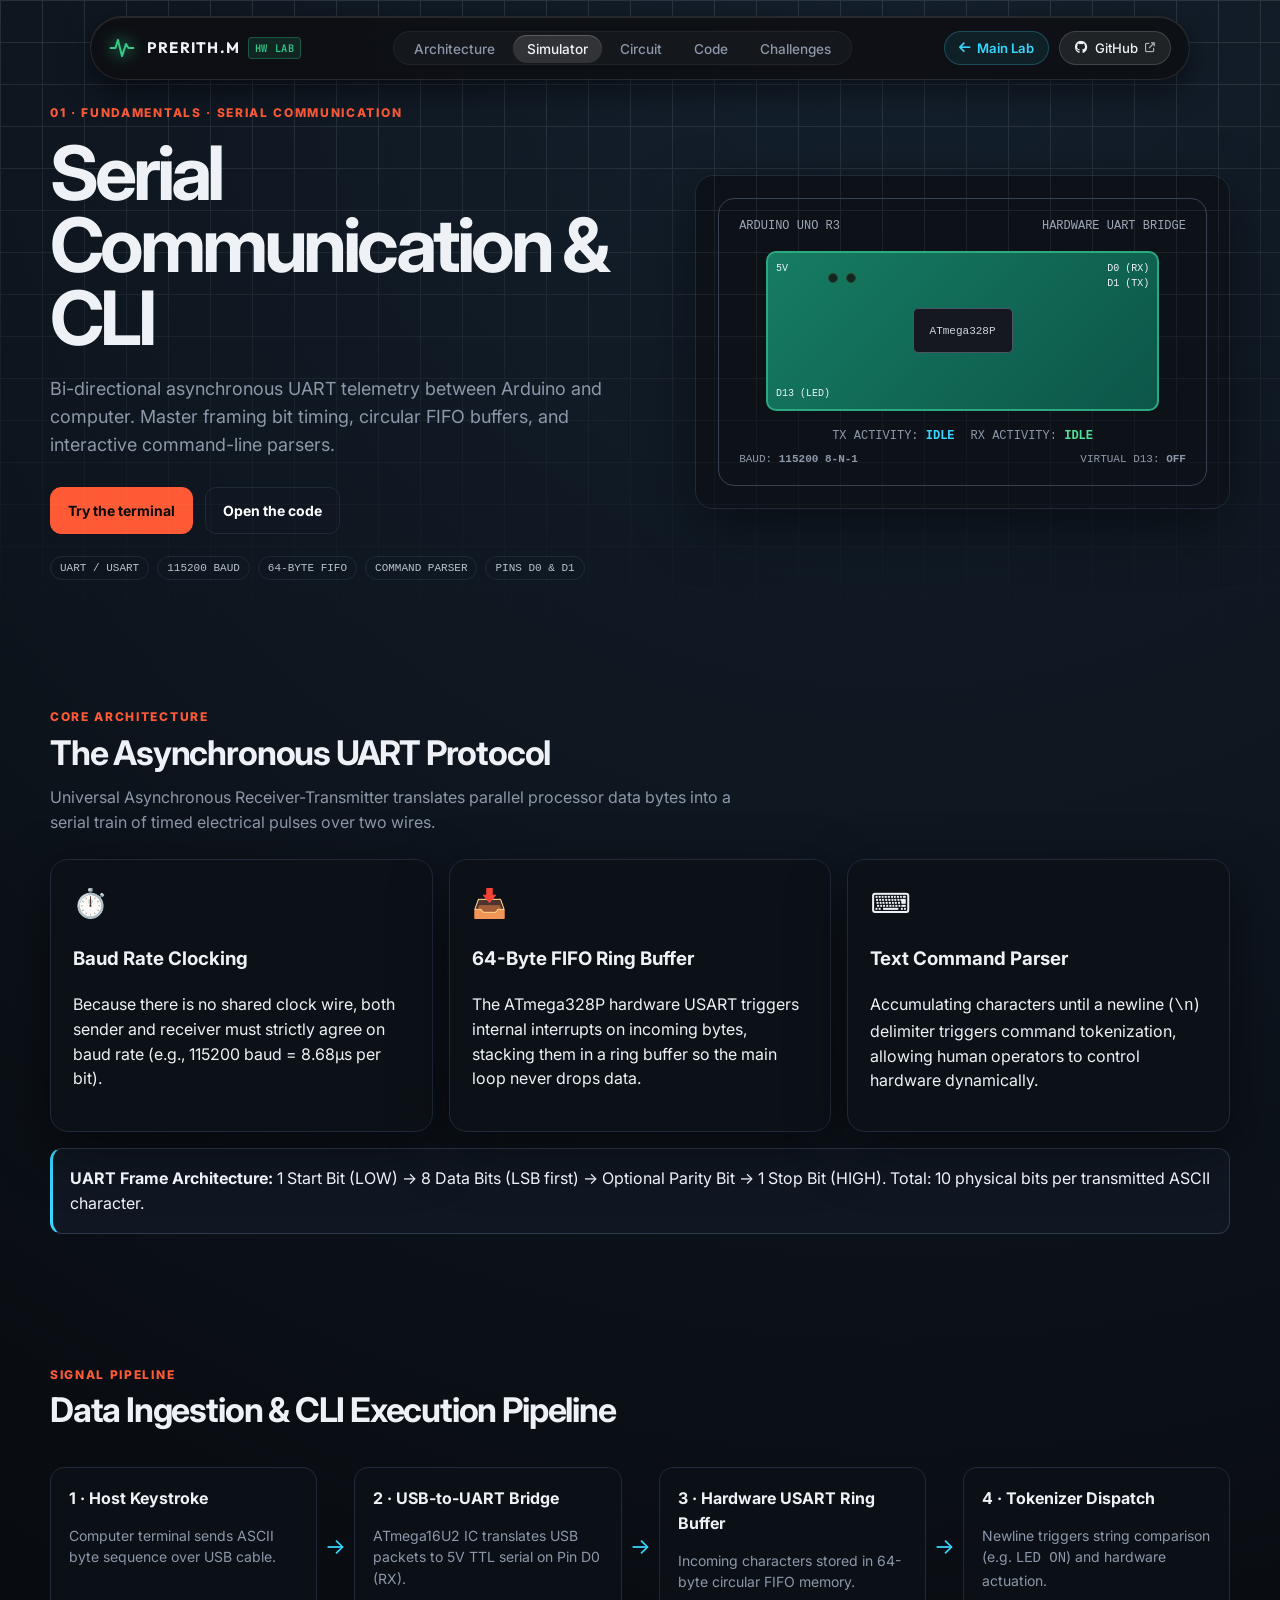
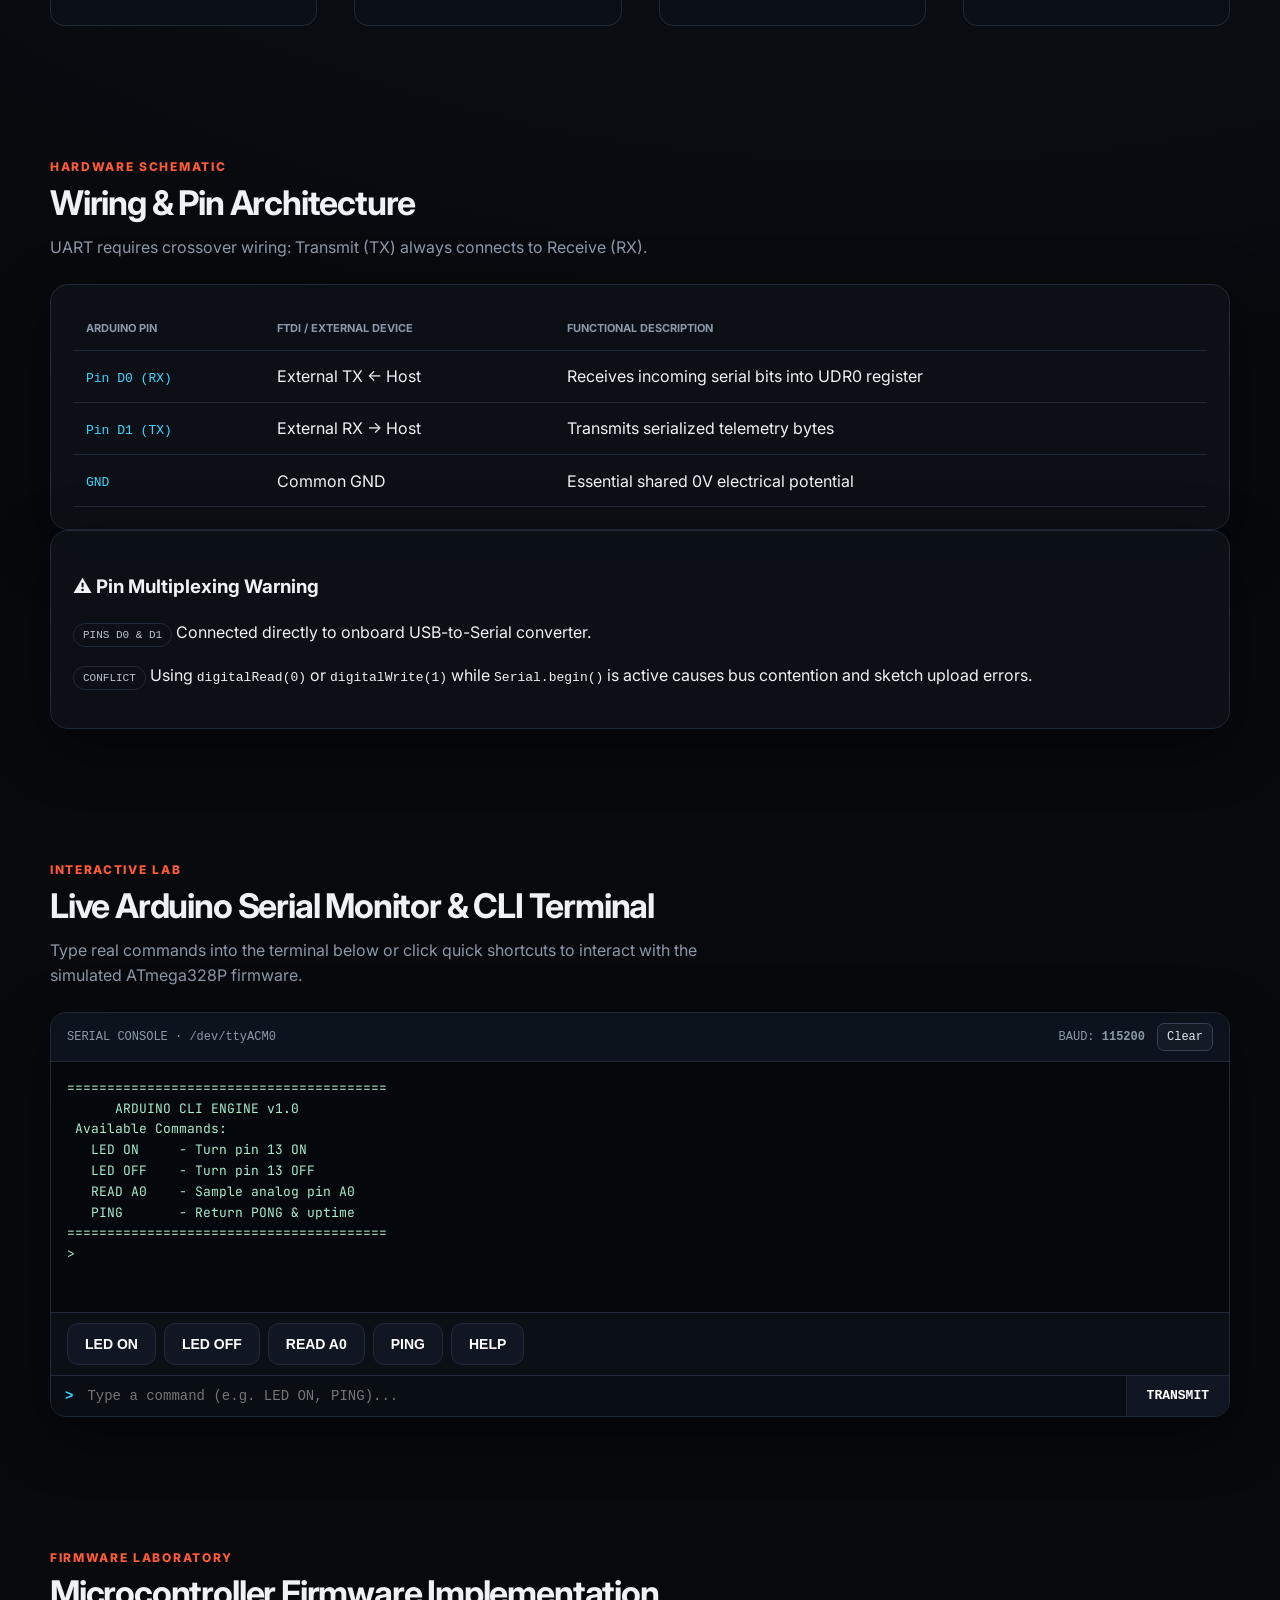
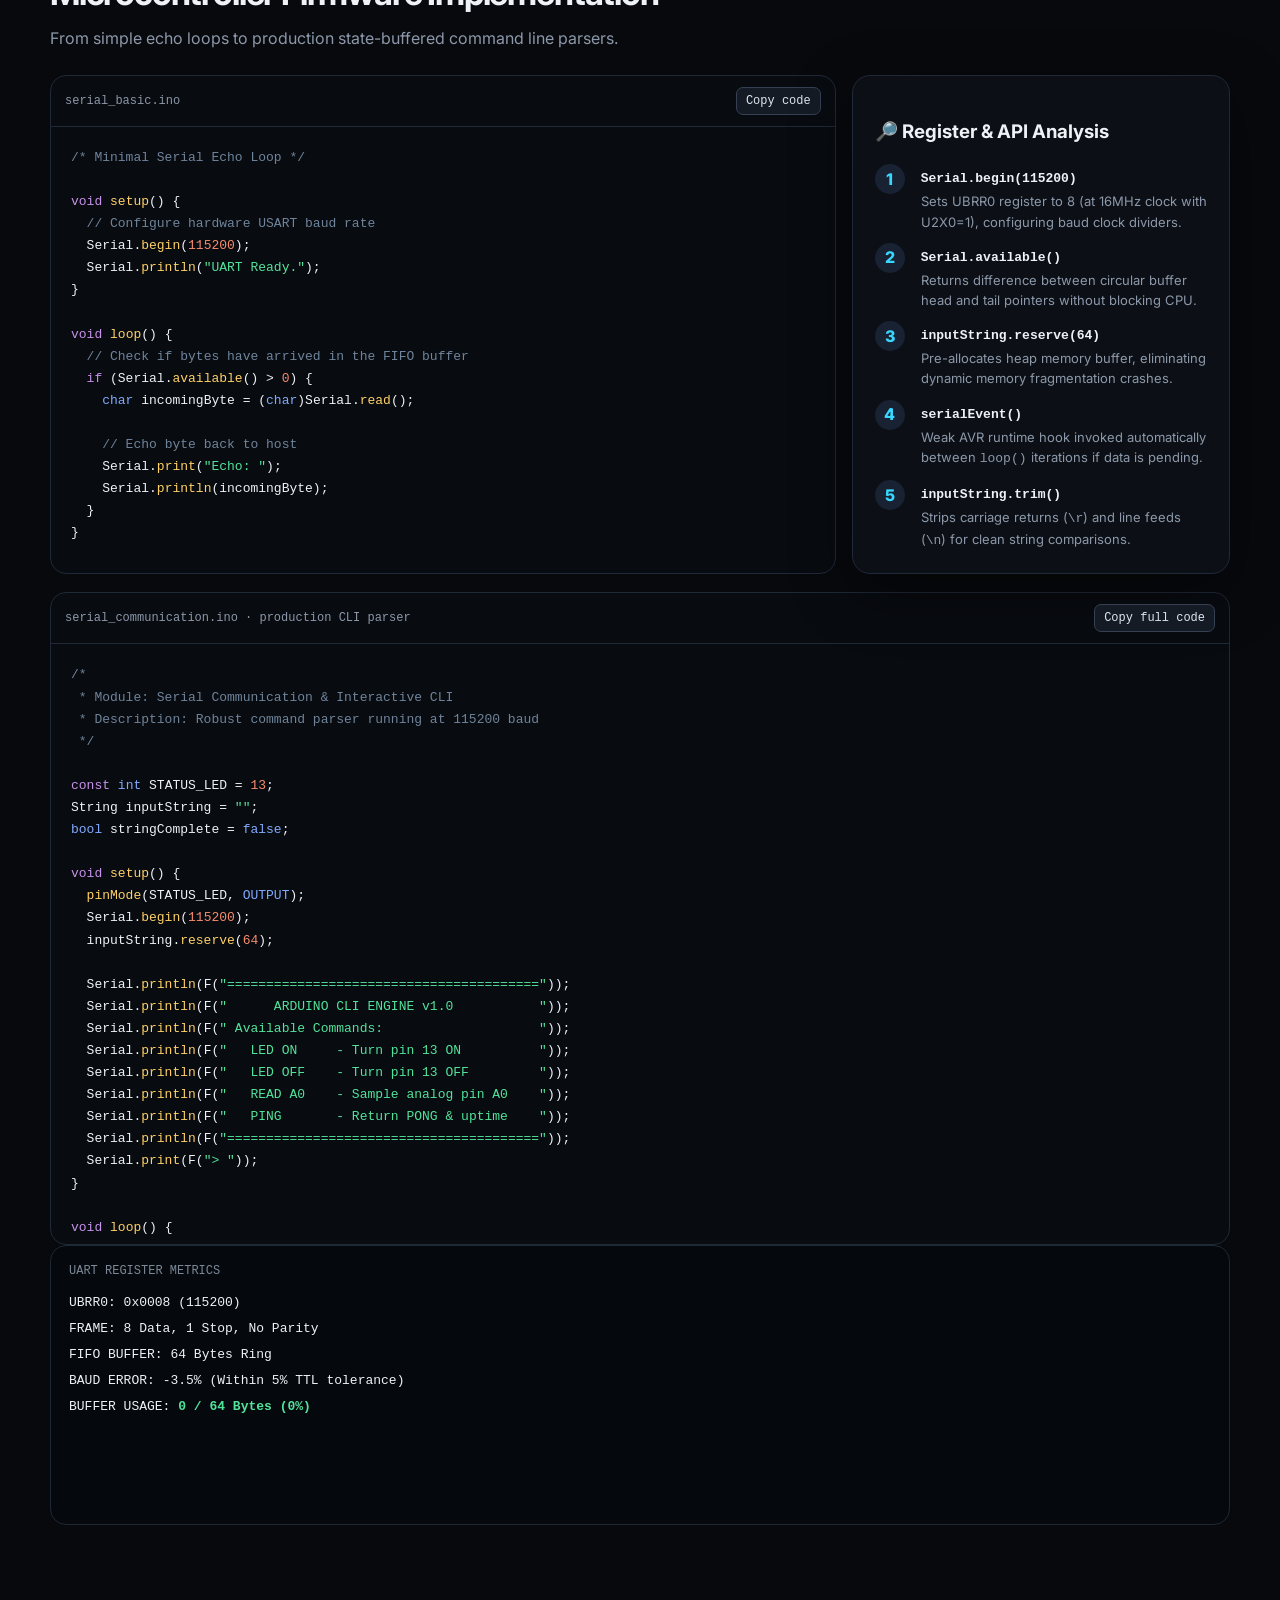
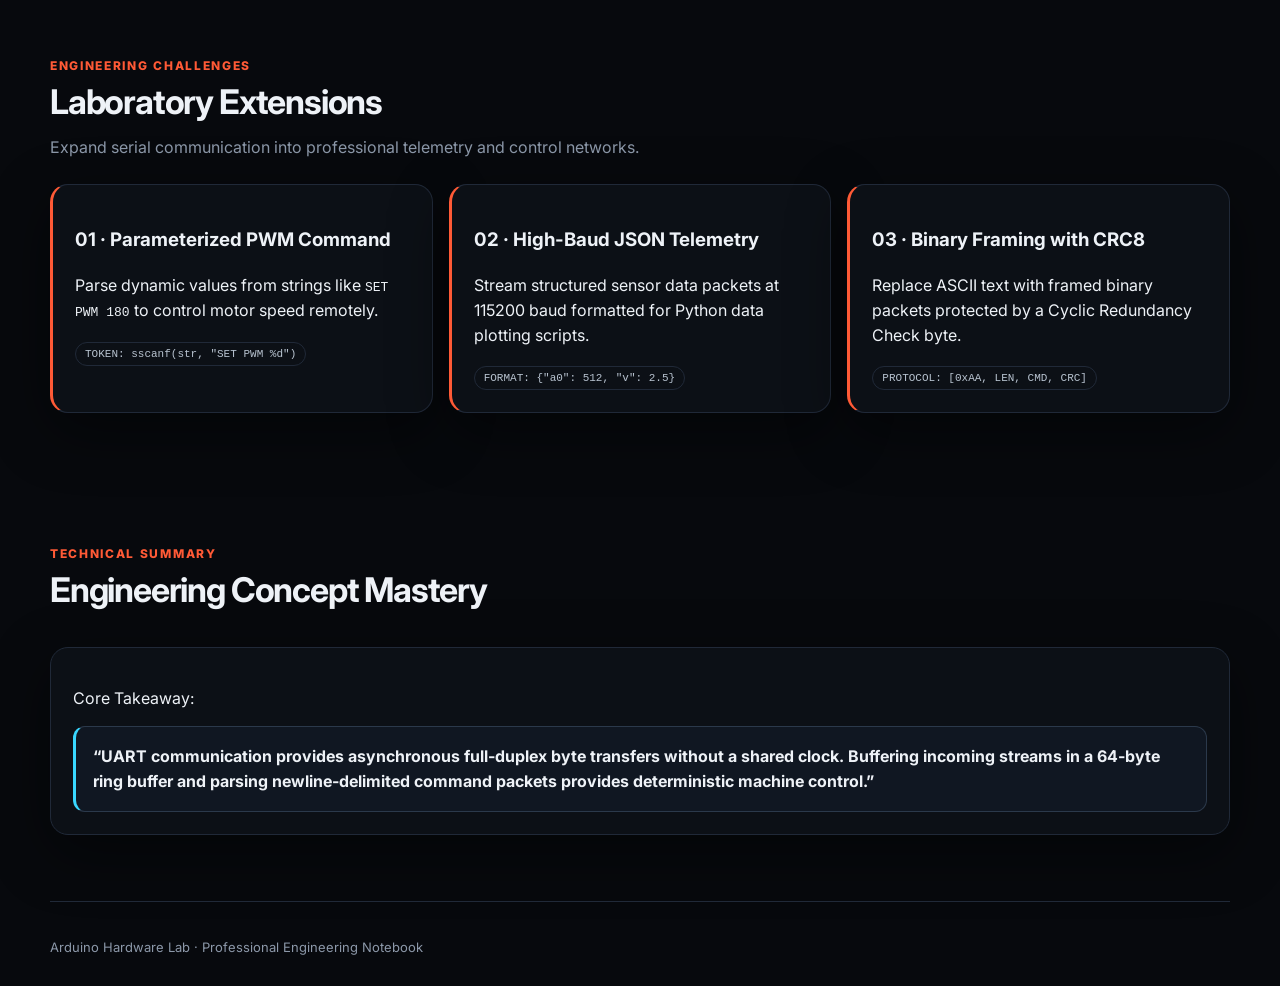
<file: docs/fundamentals/serial-communication.html>
<!DOCTYPE html>
<html lang="en">

<head>
  <meta charset="UTF-8">
  <meta name="viewport" content="width=device-width,initial-scale=1.0">
  <title>Serial Communication & CLI — Arduino Hardware Lab</title>
  <!-- Fonts & Icons matching main website -->
  <link rel="preconnect" href="https://fonts.googleapis.com">
  <link rel="preconnect" href="https://fonts.gstatic.com" crossorigin>
  <link
    href="https://fonts.googleapis.com/css2?family=Inter:wght@300;400;500;600;700&family=JetBrains+Mono:wght@400;500;600;700&family=Outfit:wght@600;700;800&display=swap"
    rel="stylesheet">
  <link rel="stylesheet" href="https://cdnjs.cloudflare.com/ajax/libs/font-awesome/6.4.0/css/all.min.css">
  <style>
    :root {
      --bg: #07090d;
      --panel: #0d1118;
      --panel2: #111722;
      --line: #202938;
      --text: #eef2f7;
      --muted: #8c98a9;
      --accent: #ff5a36;
      --cyan: #39d7ff;
      --green: #52e39b;
      --yellow: #ffd166;
      --purple: #c792ea;
      --blue: #82aaff;
      --red: #ff6b6b;
      --shadow: 0 18px 60px #0007
    }

    * {
      box-sizing: border-box
    }

    html {
      scroll-behavior: smooth
    }

    body {
      margin: 0;
      background: radial-gradient(circle at 70% 0%, #14202d 0, #07090d 34%), var(--bg);
      color: var(--text);
      font-family: Inter, ui-sans-serif, system-ui, -apple-system, "Segoe UI", sans-serif;
      line-height: 1.55
    }

    body:before {
      content: "";
      position: fixed;
      inset: 0;
      pointer-events: none;
      opacity: .11;
      background-image: linear-gradient(#fff 1px, transparent 1px), linear-gradient(90deg, #fff 1px, transparent 1px);
      background-size: 42px 42px;
      mask-image: linear-gradient(to bottom, black, transparent 75%)
    }

    .container {
      width: min(1180px, calc(100% - 40px));
      margin: auto
    }

    /* Floating Navbar matching Main Website */
    .navbar-wrapper {
      position: fixed;
      top: 16px;
      left: 0;
      right: 0;
      display: flex;
      justify-content: center;
      z-index: 100;
      padding: 0 20px;
    }

    .navbar {
      display: flex;
      align-items: center;
      justify-content: space-between;
      width: 100%;
      max-width: 1100px;
      height: 64px;
      padding: 0 18px;
      border-radius: 9999px;
      background: rgba(13, 15, 18, 0.85);
      border: 1px solid rgba(255, 255, 255, 0.1);
      box-shadow: 0 10px 30px rgba(0, 0, 0, 0.5), inset 0 1px 0 rgba(255, 255, 255, 0.1);
      backdrop-filter: blur(18px);
      -webkit-backdrop-filter: blur(18px);
    }

    .brand-logo {
      display: flex;
      align-items: center;
      gap: 12px;
      text-decoration: none;
    }

    .pulse-icon {
      width: 26px;
      height: 26px;
      filter: drop-shadow(0 0 8px #35C98A);
    }

    .brand-text {
      display: flex;
      align-items: center;
      gap: 8px;
    }

    .brand-name {
      font-weight: 700;
      font-size: 0.95rem;
      letter-spacing: 0.08em;
      font-family: 'Outfit', sans-serif;
      color: #eef2f7;
    }

    .brand-badge {
      font-family: 'JetBrains Mono', monospace;
      font-size: 0.65rem;
      padding: 2px 6px;
      border-radius: 4px;
      background: rgba(53, 201, 138, 0.12);
      color: #35C98A;
      border: 1px solid rgba(53, 201, 138, 0.3);
      font-weight: 600;
      letter-spacing: 0.05em;
    }

    .nav-links {
      display: flex;
      list-style: none;
      gap: 4px;
      background: rgba(255, 255, 255, 0.03);
      padding: 4px 6px;
      border-radius: 9999px;
      border: 1px solid rgba(255, 255, 255, 0.05);
      margin: 0;
    }

    .nav-link {
      font-size: 0.85rem;
      font-weight: 500;
      color: #8c98a9;
      padding: 6px 14px;
      border-radius: 9999px;
      text-decoration: none;
      transition: all 0.15s ease;
    }

    .nav-link:hover {
      color: #eef2f7;
      background: rgba(255, 255, 255, 0.08);
    }

    .nav-link.active {
      color: #eef2f7;
      background: rgba(255, 255, 255, 0.12);
      box-shadow: inset 0 1px 0 rgba(255, 255, 255, 0.2);
    }

    .nav-actions {
      display: flex;
      align-items: center;
      gap: 10px;
    }

    .nav-back-btn {
      display: inline-flex;
      align-items: center;
      gap: 7px;
      color: var(--cyan);
      background: rgba(57, 215, 255, 0.08);
      border: 1px solid rgba(57, 215, 255, 0.25);
      padding: 6px 14px;
      border-radius: 9999px;
      font-size: 0.82rem;
      text-decoration: none;
      font-weight: 600;
      transition: all 0.15s ease;
    }

    .nav-back-btn:hover {
      background: rgba(57, 215, 255, 0.16);
      border-color: rgba(57, 215, 255, 0.45);
      transform: translateY(-1px);
    }

    .btn-github-nav {
      display: inline-flex;
      align-items: center;
      gap: 7px;
      background: rgba(255, 255, 255, 0.08);
      border: 1px solid rgba(255, 255, 255, 0.15);
      color: #eef2f7;
      padding: 6px 15px;
      border-radius: 9999px;
      font-size: 0.82rem;
      font-weight: 500;
      text-decoration: none;
      transition: all 0.15s ease;
    }

    .btn-github-nav:hover {
      background: rgba(255, 255, 255, 0.15);
      border-color: rgba(255, 255, 255, 0.3);
      transform: translateY(-1px);
    }

    @media (max-width: 860px) {
      .nav-links {
        display: none;
      }
    }

    .hero {
      padding: 104px 0 62px;
      display: grid;
      grid-template-columns: 1.05fr .95fr;
      gap: 54px;
      align-items: center
    }

    .eyebrow {
      color: var(--accent);
      font-size: 12px;
      font-weight: 800;
      letter-spacing: .14em;
      text-transform: uppercase
    }

    .hero h1 {
      font-size: clamp(43px, 6vw, 75px);
      line-height: .97;
      letter-spacing: -.055em;
      margin: 14px 0 20px
    }

    .hero p {
      font-size: 18px;
      color: var(--muted);
      max-width: 650px
    }

    .buttons {
      display: flex;
      gap: 12px;
      margin-top: 28px;
      flex-wrap: wrap
    }

    .btn {
      border: 1px solid var(--line);
      background: #111722;
      color: #fff;
      padding: 12px 17px;
      border-radius: 11px;
      font-weight: 700;
      cursor: pointer;
      text-decoration: none;
      display: inline-flex;
      align-items: center;
      gap: 8px;
      font-size: 14px
    }

    .btn.primary {
      background: var(--accent);
      border-color: var(--accent);
      color: #090a0c
    }

    .btn:hover {
      transform: translateY(-1px)
    }

    .hero-card,
    .card {
      background: rgba(13, 17, 24, .9);
      border: 1px solid var(--line);
      border-radius: 18px;
      padding: 22px;
      box-shadow: var(--shadow)
    }

    .arduino {
      border: 1px solid #384352;
      border-radius: 16px;
      padding: 20px;
      position: relative;
      overflow: hidden
    }

    .boardtop {
      display: flex;
      justify-content: space-between;
      color: #9ca7b6;
      font: 12px monospace
    }

    .board {
      margin: 18px auto;
      width: 88%;
      height: 160px;
      border-radius: 10px;
      background: linear-gradient(135deg, #167c62, #0c5648);
      border: 2px solid #2ba980;
      position: relative
    }

    .chip {
      position: absolute;
      width: 100px;
      height: 45px;
      left: 50%;
      top: 55px;
      transform: translateX(-50%);
      background: #15191f;
      border: 1px solid #4b5664;
      border-radius: 5px;
      display: grid;
      place-items: center;
      font: 11px monospace;
      color: #cdd5df
    }

    .pin {
      position: absolute;
      font: 10px monospace
    }

    .p5 {
      left: 8px;
      top: 10px
    }

    .rx {
      right: 8px;
      top: 10px
    }

    .tx {
      right: 8px;
      top: 25px
    }

    .d13 {
      left: 8px;
      bottom: 10px
    }

    .led-txrx {
      position: absolute;
      display: flex;
      gap: 8px;
      top: 20px;
      left: 60px
    }

    .led-txrx span {
      width: 10px;
      height: 10px;
      border-radius: 50%;
      background: #162420;
      border: 1px solid #284438;
      transition: .1s
    }

    .led-txrx span.flash {
      background: #39d7ff;
      box-shadow: 0 0 12px #39d7ff
    }

    section {
      padding: 66px 0
    }

    .section-head {
      display: flex;
      justify-content: space-between;
      gap: 20px;
      align-items: end;
      margin-bottom: 24px
    }

    h2 {
      font-size: 34px;
      letter-spacing: -.035em;
      margin: 0 0 6px
    }

    .lead {
      color: var(--muted);
      max-width: 700px;
      margin: 0
    }

    .grid {
      display: grid;
      gap: 16px
    }

    .three {
      grid-template-columns: repeat(3, 1fr)
    }

    .two {
      grid-template-columns: repeat(2, 1fr)
    }

    .flow {
      display: flex;
      align-items: stretch;
      gap: 8px;
      flex-wrap: wrap
    }

    .node {
      flex: 1;
      min-width: 160px;
      padding: 18px;
      background: #0b1017;
      border: 1px solid var(--line);
      border-radius: 14px
    }

    .arrow {
      display: grid;
      place-items: center;
      color: var(--cyan);
      font-size: 22px
    }

    .node p {
      color: var(--muted);
      font-size: 14px
    }

    .icon {
      font-size: 28px
    }

    .simple {
      font-size: 16px
    }

    .callout {
      background: #101722;
      border: 1px solid #2b394b;
      border-left: 3px solid var(--cyan);
      padding: 17px;
      border-radius: 12px
    }

    .callout.orange {
      border-left-color: var(--accent)
    }

    .callout.green {
      border-left-color: var(--green)
    }

    table {
      width: 100%;
      border-collapse: collapse
    }

    th,
    td {
      text-align: left;
      padding: 13px;
      border-bottom: 1px solid var(--line)
    }

    th {
      font-size: 11px;
      text-transform: uppercase;
      color: var(--muted)
    }

    td code {
      color: var(--cyan)
    }

    .sim {
      display: grid;
      grid-template-columns: 1fr;
      gap: 18px
    }

    .terminal-box {
      background: #04070b;
      border: 1px solid var(--line);
      border-radius: 16px;
      overflow: hidden;
      box-shadow: var(--shadow)
    }

    .term-bar {
      padding: 10px 16px;
      background: #0d131c;
      border-bottom: 1px solid var(--line);
      display: flex;
      justify-content: space-between;
      align-items: center;
      font: 12px monospace;
      color: var(--muted)
    }

    .term-body {
      height: 250px;
      padding: 16px;
      overflow-y: auto;
      font: 13px "JetBrains Mono", monospace;
      color: #a8f0ce;
      background: #04070b;
      line-height: 1.6
    }

    .term-input-row {
      display: flex;
      border-top: 1px solid var(--line);
      background: #090d14
    }

    .term-prompt {
      padding: 12px 14px;
      color: var(--cyan);
      font: 14px monospace;
      font-weight: 700
    }

    .term-input {
      flex: 1;
      background: transparent;
      border: none;
      color: #fff;
      font: 14px monospace;
      padding: 12px 0;
      outline: none
    }

    .term-send {
      background: var(--panel2);
      border: none;
      border-left: 1px solid var(--line);
      color: #fff;
      padding: 0 20px;
      cursor: pointer;
      font: 13px monospace;
      font-weight: 700
    }

    .term-send:hover {
      background: var(--accent);
      color: #000
    }

    .code-layout {
      display: grid;
      grid-template-columns: 1.35fr .65fr;
      gap: 16px
    }

    .code {
      background: #080b10;
      border: 1px solid var(--line);
      border-radius: 16px;
      overflow: hidden
    }

    .codebar {
      padding: 11px 14px;
      border-bottom: 1px solid var(--line);
      display: flex;
      justify-content: space-between;
      align-items: center;
      color: var(--muted);
      font: 12px monospace
    }

    .copy {
      border: 1px solid #354052;
      background: #141b25;
      color: #dce5ee;
      padding: 6px 9px;
      border-radius: 7px;
      cursor: pointer;
      font: 12px monospace
    }

    .copy:hover {
      border-color: var(--cyan)
    }

    .code pre {
      margin: 0;
      padding: 20px;
      overflow: auto;
      font-size: 13px;
      line-height: 1.7;
      max-height: 600px
    }

    .kw {
      color: var(--purple)
    }

    .type {
      color: var(--blue)
    }

    .fn {
      color: var(--yellow)
    }

    .num {
      color: #f78c6c
    }

    .str {
      color: var(--green)
    }

    .comment {
      color: #6f849b
    }

    .var {
      color: #f8f8f2
    }

    .serial {
      background: #05080c;
      border: 1px solid #1e2835;
      border-radius: 16px;
      padding: 18px;
      font: 12px monospace;
      min-height: 280px;
      color: #a9f0ce;
      overflow: hidden
    }

    .serial .head {
      color: #7d8998;
      margin-bottom: 12px
    }

    .serialline {
      display: grid;
      grid-template-columns: 120px 1fr;
      gap: 12px
    }

    .explain-list {
      display: grid;
      gap: 11px
    }

    .explain-row {
      display: grid;
      grid-template-columns: 35px 1fr;
      gap: 11px
    }

    .explain-row .n {
      width: 30px;
      height: 30px;
      border-radius: 50%;
      background: #182232;
      color: var(--cyan);
      display: grid;
      place-items: center;
      font-weight: 800
    }

    .explain-row p {
      margin: 2px 0 0;
      color: var(--muted);
      font-size: 13px
    }

    .challenge {
      border-left: 3px solid var(--accent)
    }

    .tag {
      display: inline-block;
      border: 1px solid var(--line);
      border-radius: 999px;
      padding: 5px 9px;
      color: #b8c3d0;
      font: 11px monospace
    }

    .footer {
      border-top: 1px solid var(--line);
      padding: 35px 0;
      color: var(--muted);
      font-size: 13px
    }

    @media(max-width:850px) {

      .hero,
      .two,
      .three,
      .code-layout {
        grid-template-columns: 1fr
      }

      .links {
        display: none
      }

      .hero {
        padding-top: 55px
      }
    }
  </style>
</head>

<body>
  <!-- Floating Island Header matching main website -->
  <header class="navbar-wrapper">
    <nav class="navbar">
      <a href="../index.html" class="brand-logo">
        <svg class="pulse-icon" viewBox="0 0 32 32" fill="none" xmlns="http://www.w3.org/2000/svg">
          <path d="M2 16H8L11 6L16 26L21 11L24 16H30" stroke="#35C98A" stroke-width="2.5" stroke-linecap="round"
            stroke-linejoin="round" />
        </svg>
        <div class="brand-text">
          <span class="brand-name">PRERITH.M</span>
          <span class="brand-badge">HW LAB</span>
        </div>
      </a>

      <ul class="nav-links">
        <li><a href="#idea" class="nav-link">Architecture</a></li>
        <li><a href="#simulator" class="nav-link active">Simulator</a></li>
        <li><a href="#circuit" class="nav-link">Circuit</a></li>
        <li><a href="#code" class="nav-link">Code</a></li>
        <li><a href="#challenges" class="nav-link">Challenges</a></li>
      </ul>

      <div class="nav-actions">
        <a href="../index.html" class="nav-back-btn">
          <i class="fa-solid fa-arrow-left"></i>
          <span>Main Lab</span>
        </a>
        <a href="https://github.com/PrerithM/Arduino-Projects/tree/main/01-Fundamentals/Serial-Communication"
          target="_blank" rel="noopener noreferrer" class="btn-github-nav">
          <i class="fa-brands fa-github"></i>
          <span>GitHub</span>
          <i class="fa-solid fa-arrow-up-right-from-square" style="font-size: 0.65rem; opacity: 0.7;"></i>
        </a>
      </div>
    </nav>
  </header>

  <main>
    <div class="container">
      <section class="hero">
        <div>
          <div class="eyebrow">01 · Fundamentals &middot; Serial Communication</div>
          <h1>Serial Communication & CLI</h1>
          <p>Bi-directional asynchronous UART telemetry between Arduino and computer. Master framing bit timing,
            circular FIFO buffers, and interactive command-line parsers.</p>
          <div class="buttons"><a class="btn primary" href="#simulator">Try the terminal</a><a class="btn"
              href="#code">Open the code</a></div>
          <div style="display:flex;gap:8px;flex-wrap:wrap;margin-top:22px"><span class="tag">UART / USART</span><span
              class="tag">115200 BAUD</span><span class="tag">64-BYTE FIFO</span><span class="tag">COMMAND
              PARSER</span><span class="tag">PINS D0 &amp; D1</span></div>
        </div>
        <div class="hero-card">
          <div class="arduino">
            <div class="boardtop"><span>ARDUINO UNO R3</span><span>HARDWARE UART BRIDGE</span></div>
            <div class="board"><span class="pin p5">5V</span><span class="pin rx">D0 (RX)</span><span class="pin tx">D1
                (TX)</span><span class="pin d13">D13 (LED)</span>
              <div class="led-txrx"><span id="txLed" title="TX Active"></span><span id="rxLed" title="RX Active"></span>
              </div>
              <div class="chip">ATmega328P</div>
            </div>
            <div
              style="display:flex;justify-content:center;gap:16px;margin-top:14px;font:12px monospace;color:var(--muted)">
              <span>TX ACTIVITY: <b id="txState" style="color:var(--cyan)">IDLE</b></span><span>RX ACTIVITY: <b
                  id="rxState" style="color:var(--green)">IDLE</b></span>
            </div>
            <div style="display:flex;justify-content:space-between;margin-top:10px;color:#8d99a8;font:11px monospace">
              <span>BAUD: <b>115200 8-N-1</b></span><span>VIRTUAL D13: <b id="boardLedState"
                  style="color:var(--muted)">OFF</b></span>
            </div>
          </div>
        </div>
      </section>

      <section id="idea">
        <div class="section-head">
          <div>
            <div class="eyebrow">Core Architecture</div>
            <h2>The Asynchronous UART Protocol</h2>
            <p class="lead">Universal Asynchronous Receiver-Transmitter translates parallel processor data bytes into a
              serial train of timed electrical pulses over two wires.</p>
          </div>
        </div>
        <div class="three grid">
          <div class="card">
            <div class="icon">⏱️</div>
            <h3>Baud Rate Clocking</h3>
            <p class="simple muted">Because there is no shared clock wire, both sender and receiver must strictly agree
              on baud rate (e.g., 115200 baud = 8.68&micro;s per bit).</p>
          </div>
          <div class="card">
            <div class="icon">📥</div>
            <h3>64-Byte FIFO Ring Buffer</h3>
            <p class="simple muted">The ATmega328P hardware USART triggers internal interrupts on incoming bytes,
              stacking them in a ring buffer so the main loop never drops data.</p>
          </div>
          <div class="card">
            <div class="icon">⌨️</div>
            <h3>Text Command Parser</h3>
            <p class="simple muted">Accumulating characters until a newline (<code>\n</code>) delimiter triggers command
              tokenization, allowing human operators to control hardware dynamically.</p>
          </div>
        </div>
        <div class="callout" style="margin-top:16px"><b>UART Frame Architecture:</b> 1 Start Bit (LOW) &rarr; 8 Data
          Bits (LSB first) &rarr; Optional Parity Bit &rarr; 1 Stop Bit (HIGH). Total: 10 physical bits per transmitted
          ASCII character.</div>
      </section>

      <section>
        <div class="section-head">
          <div>
            <div class="eyebrow">Signal Pipeline</div>
            <h2>Data Ingestion & CLI Execution Pipeline</h2>
          </div>
        </div>
        <div class="flow">
          <div class="node"><b>1 &middot; Host Keystroke</b>
            <p>Computer terminal sends ASCII byte sequence over USB cable.</p>
          </div>
          <div class="arrow">&rarr;</div>
          <div class="node"><b>2 &middot; USB-to-UART Bridge</b>
            <p>ATmega16U2 IC translates USB packets to 5V TTL serial on Pin D0 (RX).</p>
          </div>
          <div class="arrow">&rarr;</div>
          <div class="node"><b>3 &middot; Hardware USART Ring Buffer</b>
            <p>Incoming characters stored in 64-byte circular FIFO memory.</p>
          </div>
          <div class="arrow">&rarr;</div>
          <div class="node"><b>4 &middot; Tokenizer Dispatch</b>
            <p>Newline triggers string comparison (e.g. <code>LED ON</code>) and hardware actuation.</p>
          </div>
        </div>
      </section>

      <section id="circuit">
        <div class="section-head">
          <div>
            <div class="eyebrow">Hardware Schematic</div>
            <h2>Wiring & Pin Architecture</h2>
            <p class="lead">UART requires crossover wiring: Transmit (TX) always connects to Receive (RX).</p>
          </div>
        </div>
        <div class="two">
          <div class="card">
            <table>
              <tr>
                <th>Arduino Pin</th>
                <th>FTDI / External Device</th>
                <th>Functional Description</th>
              </tr>
              <tr>
                <td><code>Pin D0 (RX)</code></td>
                <td>External TX &larr; Host</td>
                <td>Receives incoming serial bits into UDR0 register</td>
              </tr>
              <tr>
                <td><code>Pin D1 (TX)</code></td>
                <td>External RX &rarr; Host</td>
                <td>Transmits serialized telemetry bytes</td>
              </tr>
              <tr>
                <td><code>GND</code></td>
                <td>Common GND</td>
                <td>Essential shared 0V electrical potential</td>
              </tr>
            </table>
          </div>
          <div class="card">
            <h3>⚠️ Pin Multiplexing Warning</h3>
            <p><span class="tag">PINS D0 &amp; D1</span> Connected directly to onboard USB-to-Serial converter.</p>
            <p><span class="tag">CONFLICT</span> Using <code>digitalRead(0)</code> or <code>digitalWrite(1)</code> while
              <code>Serial.begin()</code> is active causes bus contention and sketch upload errors.
            </p>
          </div>
        </div>
      </section>

      <section id="simulator">
        <div class="section-head">
          <div>
            <div class="eyebrow">Interactive Lab</div>
            <h2>Live Arduino Serial Monitor & CLI Terminal</h2>
            <p class="lead">Type real commands into the terminal below or click quick shortcuts to interact with the
              simulated ATmega328P firmware.</p>
          </div>
        </div>
        <div class="sim">
          <div class="terminal-box">
            <div class="term-bar">
              <span>SERIAL CONSOLE &middot; /dev/ttyACM0</span>
              <div style="display:flex;gap:12px;align-items:center">
                <span>BAUD: <b>115200</b></span>
                <button class="copy" id="btnClearTerm">Clear</button>
              </div>
            </div>
            <div class="term-body" id="termOutput">
              ========================================<br>
              &nbsp;&nbsp;&nbsp;&nbsp;&nbsp;&nbsp;ARDUINO CLI ENGINE v1.0<br>
              &nbsp;Available Commands:<br>
              &nbsp;&nbsp;&nbsp;LED ON&nbsp;&nbsp;&nbsp;&nbsp;&nbsp;- Turn pin 13 ON<br>
              &nbsp;&nbsp;&nbsp;LED OFF&nbsp;&nbsp;&nbsp;&nbsp;- Turn pin 13 OFF<br>
              &nbsp;&nbsp;&nbsp;READ A0&nbsp;&nbsp;&nbsp;&nbsp;- Sample analog pin A0<br>
              &nbsp;&nbsp;&nbsp;PING&nbsp;&nbsp;&nbsp;&nbsp;&nbsp;&nbsp;&nbsp;- Return PONG &amp; uptime<br>
              ========================================<br>
              &gt;&nbsp;
            </div>
            <div
              style="padding:10px 16px;background:#0b1017;display:flex;gap:8px;flex-wrap:wrap;border-top:1px solid var(--line)">
              <button class="btn btn-sm" onclick="sendCmd('LED ON')">LED ON</button>
              <button class="btn btn-sm" onclick="sendCmd('LED OFF')">LED OFF</button>
              <button class="btn btn-sm" onclick="sendCmd('READ A0')">READ A0</button>
              <button class="btn btn-sm" onclick="sendCmd('PING')">PING</button>
              <button class="btn btn-sm" onclick="sendCmd('HELP')">HELP</button>
            </div>
            <form id="termForm" class="term-input-row" onsubmit="handleTermSubmit(event)">
              <span class="term-prompt">&gt;</span>
              <input type="text" id="termInput" class="term-input" placeholder="Type a command (e.g. LED ON, PING)..."
                autocomplete="off">
              <button type="submit" class="term-send">TRANSMIT</button>
            </form>
          </div>
        </div>
      </section>

      <section id="code">
        <div class="section-head">
          <div>
            <div class="eyebrow">Firmware Laboratory</div>
            <h2>Microcontroller Firmware Implementation</h2>
            <p class="lead">From simple echo loops to production state-buffered command line parsers.</p>
          </div>
        </div>
        <div class="code-layout">
          <div class="code">
            <div class="codebar"><span>serial_basic.ino</span><button class="copy" onclick="copyBasic()">Copy
                code</button></div>
            <pre id="basicCode"><span class="comment">/* Minimal Serial Echo Loop */</span>

<span class="kw">void</span> <span class="fn">setup</span>() {
  <span class="comment">// Configure hardware USART baud rate</span>
  Serial.<span class="fn">begin</span>(<span class="num">115200</span>);
  Serial.<span class="fn">println</span>(<span class="str">"UART Ready."</span>);
}

<span class="kw">void</span> <span class="fn">loop</span>() {
  <span class="comment">// Check if bytes have arrived in the FIFO buffer</span>
  <span class="kw">if</span> (Serial.<span class="fn">available</span>() &gt; <span class="num">0</span>) {
    <span class="type">char</span> incomingByte = (<span class="type">char</span>)Serial.<span class="fn">read</span>();

    <span class="comment">// Echo byte back to host</span>
    Serial.<span class="fn">print</span>(<span class="str">"Echo: "</span>);
    Serial.<span class="fn">println</span>(incomingByte);
  }
}</pre>
          </div>
          <div class="card">
            <h3>🔎 Register & API Analysis</h3>
            <div class="explain-list">
              <div class="explain-row">
                <div class="n">1</div>
                <div><b><code>Serial.begin(115200)</code></b>
                  <p>Sets UBRR0 register to 8 (at 16MHz clock with U2X0=1), configuring baud clock dividers.</p>
                </div>
              </div>
              <div class="explain-row">
                <div class="n">2</div>
                <div><b><code>Serial.available()</code></b>
                  <p>Returns difference between circular buffer head and tail pointers without blocking CPU.</p>
                </div>
              </div>
              <div class="explain-row">
                <div class="n">3</div>
                <div><b><code>inputString.reserve(64)</code></b>
                  <p>Pre-allocates heap memory buffer, eliminating dynamic memory fragmentation crashes.</p>
                </div>
              </div>
              <div class="explain-row">
                <div class="n">4</div>
                <div><b><code>serialEvent()</code></b>
                  <p>Weak AVR runtime hook invoked automatically between <code>loop()</code> iterations if data is
                    pending.</p>
                </div>
              </div>
              <div class="explain-row">
                <div class="n">5</div>
                <div><b><code>inputString.trim()</code></b>
                  <p>Strips carriage returns (<code>\r</code>) and line feeds (<code>\n</code>) for clean string
                    comparisons.</p>
                </div>
              </div>
            </div>
          </div>
        </div>

        <div style="margin-top:18px" class="two">
          <div class="code">
            <div class="codebar"><span>serial_communication.ino &middot; production CLI parser</span><button
                class="copy" onclick="copyFull()">Copy full code</button></div>
            <pre id="fullCode"><span class="comment">/*
 * Module: Serial Communication &amp; Interactive CLI
 * Description: Robust command parser running at 115200 baud
 */</span>

<span class="kw">const</span> <span class="type">int</span> STATUS_LED = <span class="num">13</span>;
String inputString = <span class="str">""</span>;
<span class="type">bool</span> stringComplete = <span class="type">false</span>;

<span class="kw">void</span> <span class="fn">setup</span>() {
  <span class="fn">pinMode</span>(STATUS_LED, <span class="type">OUTPUT</span>);
  Serial.<span class="fn">begin</span>(<span class="num">115200</span>);
  inputString.<span class="fn">reserve</span>(<span class="num">64</span>);

  Serial.<span class="fn">println</span>(F(<span class="str">"========================================"</span>));
  Serial.<span class="fn">println</span>(F(<span class="str">"      ARDUINO CLI ENGINE v1.0           "</span>));
  Serial.<span class="fn">println</span>(F(<span class="str">" Available Commands:                    "</span>));
  Serial.<span class="fn">println</span>(F(<span class="str">"   LED ON     - Turn pin 13 ON          "</span>));
  Serial.<span class="fn">println</span>(F(<span class="str">"   LED OFF    - Turn pin 13 OFF         "</span>));
  Serial.<span class="fn">println</span>(F(<span class="str">"   READ A0    - Sample analog pin A0    "</span>));
  Serial.<span class="fn">println</span>(F(<span class="str">"   PING       - Return PONG &amp; uptime    "</span>));
  Serial.<span class="fn">println</span>(F(<span class="str">"========================================"</span>));
  Serial.<span class="fn">print</span>(F(<span class="str">"&gt; "</span>));
}

<span class="kw">void</span> <span class="fn">loop</span>() {
  <span class="kw">if</span> (stringComplete) {
    inputString.<span class="fn">trim</span>();

    <span class="kw">if</span> (inputString.<span class="fn">equalsIgnoreCase</span>(<span class="str">"LED ON"</span>)) {
      <span class="fn">digitalWrite</span>(STATUS_LED, <span class="type">HIGH</span>);
      Serial.<span class="fn">println</span>(F(<span class="str">"OK: LED set to HIGH"</span>));
    } <span class="kw">else</span> <span class="kw">if</span> (inputString.<span class="fn">equalsIgnoreCase</span>(<span class="str">"LED OFF"</span>)) {
      <span class="fn">digitalWrite</span>(STATUS_LED, <span class="type">LOW</span>);
      Serial.<span class="fn">println</span>(F(<span class="str">"OK: LED set to LOW"</span>));
    } <span class="kw">else</span> <span class="kw">if</span> (inputString.<span class="fn">equalsIgnoreCase</span>(<span class="str">"READ A0"</span>)) {
      <span class="type">int</span> val = <span class="fn">analogRead</span>(A0);
      <span class="type">float</span> v = (val * <span class="num">5.0</span>) / <span class="num">1023.0</span>;
      Serial.<span class="fn">print</span>(F(<span class="str">"ANALOG A0: "</span>));
      Serial.<span class="fn">print</span>(val);
      Serial.<span class="fn">print</span>(F(<span class="str">" ("</span>));
      Serial.<span class="fn">print</span>(v, <span class="num">2</span>);
      Serial.<span class="fn">println</span>(F(<span class="str">"V)"</span>));
    } <span class="kw">else</span> <span class="kw">if</span> (inputString.<span class="fn">equalsIgnoreCase</span>(<span class="str">"PING"</span>)) {
      Serial.<span class="fn">print</span>(F(<span class="str">"PONG (Uptime: "</span>));
      Serial.<span class="fn">print</span>(<span class="fn">millis</span>() / <span class="num">1000</span>);
      Serial.<span class="fn">println</span>(F(<span class="str">"s)"</span>));
    } <span class="kw">else</span> <span class="kw">if</span> (inputString.<span class="fn">length</span>() &gt; <span class="num">0</span>) {
      Serial.<span class="fn">print</span>(F(<span class="str">"ERR: Unknown command '"</span>));
      Serial.<span class="fn">print</span>(inputString);
      Serial.<span class="fn">println</span>(F(<span class="str">"'"</span>));
    }

    inputString = <span class="str">""</span>;
    stringComplete = <span class="type">false</span>;
    Serial.<span class="fn">print</span>(F(<span class="str">"&gt; "</span>));
  }
}

<span class="kw">void</span> <span class="fn">serialEvent</span>() {
  <span class="kw">while</span> (Serial.<span class="fn">available</span>()) {
    <span class="type">char</span> inChar = (<span class="type">char</span>)Serial.<span class="fn">read</span>();
    <span class="kw">if</span> (inChar == <span class="str">'\n'</span>) {
      stringComplete = <span class="type">true</span>;
    } <span class="kw">else</span> <span class="kw">if</span> (inChar != <span class="str">'\r'</span>) {
      inputString += inChar;
    }
  }
}</pre>
          </div>
          <div class="serial">
            <div class="head">UART REGISTER METRICS</div>
            <div style="line-height:2;color:var(--text);font-family:monospace;font-size:13px">
              <div>UBRR0: <code>0x0008 (115200)</code></div>
              <div>FRAME: <code>8 Data, 1 Stop, No Parity</code></div>
              <div>FIFO BUFFER: <code>64 Bytes Ring</code></div>
              <div>BAUD ERROR: <code>-3.5% (Within 5% TTL tolerance)</code></div>
              <div>BUFFER USAGE: <b style="color:var(--green)">0 / 64 Bytes (0%)</b></div>
            </div>
          </div>
        </div>
      </section>

      <section id="challenges">
        <div class="section-head">
          <div>
            <div class="eyebrow">Engineering Challenges</div>
            <h2>Laboratory Extensions</h2>
            <p class="lead">Expand serial communication into professional telemetry and control networks.</p>
          </div>
        </div>
        <div class="three grid">
          <div class="card challenge">
            <h3>01 &middot; Parameterized PWM Command</h3>
            <p class="muted">Parse dynamic values from strings like <code>SET PWM 180</code> to control motor speed
              remotely.</p><span class="tag">TOKEN: sscanf(str, "SET PWM %d")</span>
          </div>
          <div class="card challenge">
            <h3>02 &middot; High-Baud JSON Telemetry</h3>
            <p class="muted">Stream structured sensor data packets at 115200 baud formatted for Python data plotting
              scripts.</p><span class="tag">FORMAT: {"a0": 512, "v": 2.5}</span>
          </div>
          <div class="card challenge">
            <h3>03 &middot; Binary Framing with CRC8</h3>
            <p class="muted">Replace ASCII text with framed binary packets protected by a Cyclic Redundancy Check byte.
            </p><span class="tag">PROTOCOL: [0xAA, LEN, CMD, CRC]</span>
          </div>
        </div>
      </section>

      <section>
        <div class="section-head">
          <div>
            <div class="eyebrow">Technical Summary</div>
            <h2>Engineering Concept Mastery</h2>
          </div>
        </div>
        <div class="card simple">
          <p>Core Takeaway:</p>
          <div class="callout"><b>&ldquo;UART communication provides asynchronous full-duplex byte transfers without a
              shared clock. Buffering incoming streams in a 64-byte ring buffer and parsing newline-delimited command
              packets provides deterministic machine control.&rdquo;</b></div>
        </div>
      </section>
    </div>
  </main>
  <footer>
    <div class="container footer">Arduino Hardware Lab &middot; Professional Engineering Notebook</div>
  </footer>

  <script>
    const termOutput = document.getElementById('termOutput'), termInput = document.getElementById('termInput'), rxLed = document.getElementById('rxLed'), txLed = document.getElementById('txLed'), rxState = document.getElementById('rxState'), txState = document.getElementById('txState'), boardLedState = document.getElementById('boardLedState'), btnClearTerm = document.getElementById('btnClearTerm');
    let bootTime = Date.now(), ledOn = false;
    function flashRx() { rxLed.className = 'flash'; rxState.textContent = 'RECV'; rxState.style.color = 'var(--cyan)'; setTimeout(() => { rxLed.className = ''; rxState.textContent = 'IDLE'; rxState.style.color = 'var(--muted)' }, 120) }
    function flashTx() { txLed.className = 'flash'; txState.textContent = 'XMIT'; txState.style.color = 'var(--accent)'; setTimeout(() => { txLed.className = ''; txState.textContent = 'IDLE'; txState.style.color = 'var(--muted)' }, 120) }
    function writeTerm(html) { termOutput.innerHTML += html; termOutput.scrollTop = termOutput.scrollHeight }
    btnClearTerm.addEventListener('click', () => { termOutput.innerHTML = '&gt;&nbsp;' });
    function sendCmd(cmd) { flashRx(); writeTerm(`<span style="color:#fff">${cmd}</span><br>`); setTimeout(() => { flashTx(); let clean = cmd.trim().toUpperCase(); if (clean === 'LED ON') { ledOn = true; boardLedState.textContent = 'ON'; boardLedState.style.color = 'var(--green)'; writeTerm('OK: LED set to HIGH<br>&gt;&nbsp;') } else if (clean === 'LED OFF') { ledOn = false; boardLedState.textContent = 'OFF'; boardLedState.style.color = 'var(--muted)'; writeTerm('OK: LED set to LOW<br>&gt;&nbsp;') } else if (clean === 'READ A0') { let raw = Math.floor(Math.random() * 200) + 450; let v = (raw * 5 / 1023).toFixed(2); writeTerm(`ANALOG A0: ${raw} (${v}V)<br>&gt;&nbsp;`) } else if (clean === 'PING') { let up = Math.floor((Date.now() - bootTime) / 1000); writeTerm(`PONG (Uptime: ${up}s)<br>&gt;&nbsp;`) } else if (clean === 'HELP') { writeTerm('Commands: LED ON, LED OFF, READ A0, PING, HELP<br>&gt;&nbsp;') } else { writeTerm(`<span style="color:#ff6b6b">ERR: Unknown command '${cmd}'</span><br>&gt;&nbsp;`) } }, 80); }
    function handleTermSubmit(e) { e.preventDefault(); let v = termInput.value.trim(); if (!v) return; termInput.value = ''; sendCmd(v) }
    const basic = `/* Minimal Serial Echo Loop */\n\nvoid setup() {\n  Serial.begin(115200);\n  Serial.println("UART Ready.");\n}\n\nvoid loop() {\n  if (Serial.available() > 0) {\n    char incomingByte = (char)Serial.read();\n    Serial.print("Echo: ");\n    Serial.println(incomingByte);\n  }\n}`;
    const full = `const int STATUS_LED = 13;\nString inputString = "";\nbool stringComplete = false;\n\nvoid setup() {\n  pinMode(STATUS_LED, OUTPUT);\n  Serial.begin(115200);\n  inputString.reserve(64);\n  Serial.println(F("CLI Engine Ready"));\n  Serial.print(F("> "));\n}\n\nvoid loop() {\n  if (stringComplete) {\n    inputString.trim();\n    if (inputString.equalsIgnoreCase("LED ON")) {\n      digitalWrite(STATUS_LED, HIGH);\n      Serial.println(F("OK: LED set to HIGH"));\n    } else if (inputString.equalsIgnoreCase("LED OFF")) {\n      digitalWrite(STATUS_LED, LOW);\n      Serial.println(F("OK: LED set to LOW"));\n    }\n    inputString = "";\n    stringComplete = false;\n    Serial.print(F("> "));\n  }\n}\n\nvoid serialEvent() {\n  while (Serial.available()) {\n    char inChar = (char)Serial.read();\n    if (inChar == '\\n') stringComplete = true;\n    else if (inChar != '\\r') inputString += inChar;\n  }\n}`;
    function copyText(t, b) { navigator.clipboard.writeText(t).then(() => { let old = b.textContent; b.textContent = 'Copied ✓'; setTimeout(() => b.textContent = old, 1200) }) }
    function copyBasic() { copyText(basic, event.target) } function copyFull() { copyText(full, event.target) }
  </script>
</body>

</html>
</file>
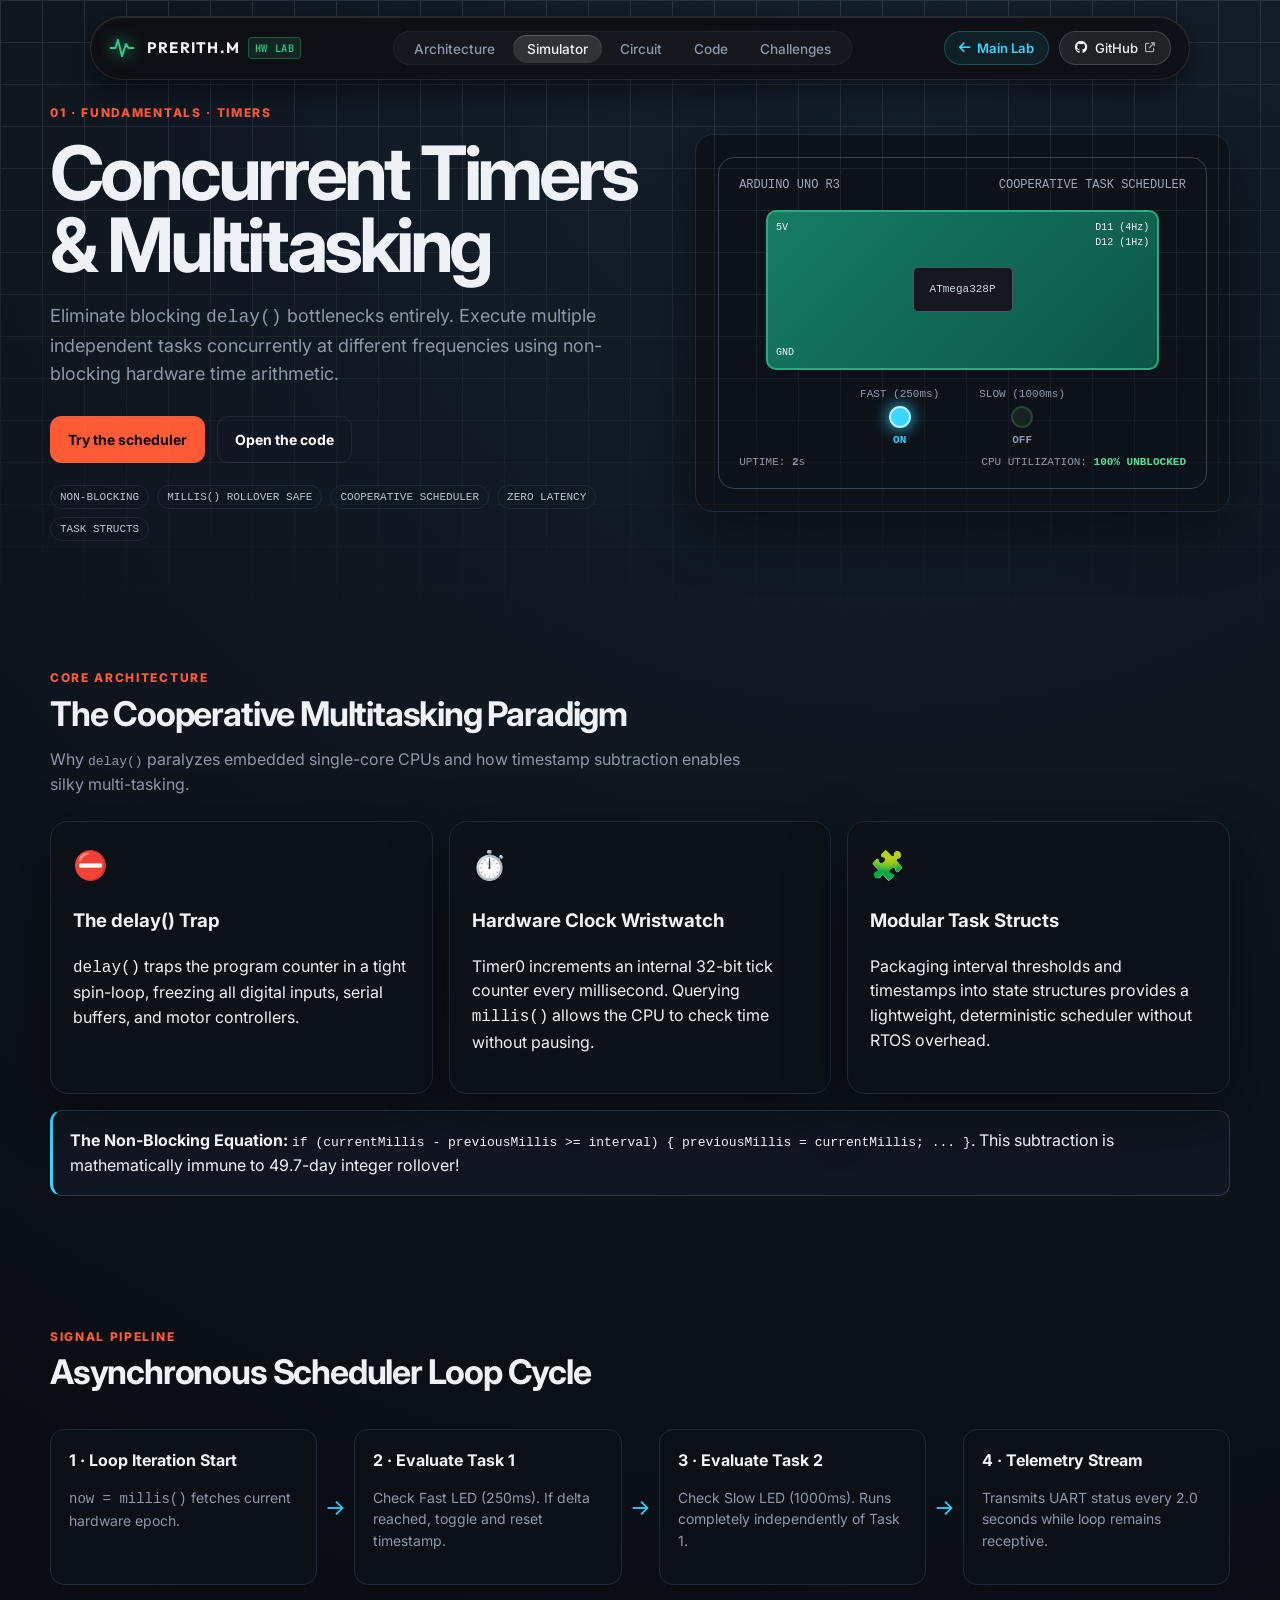
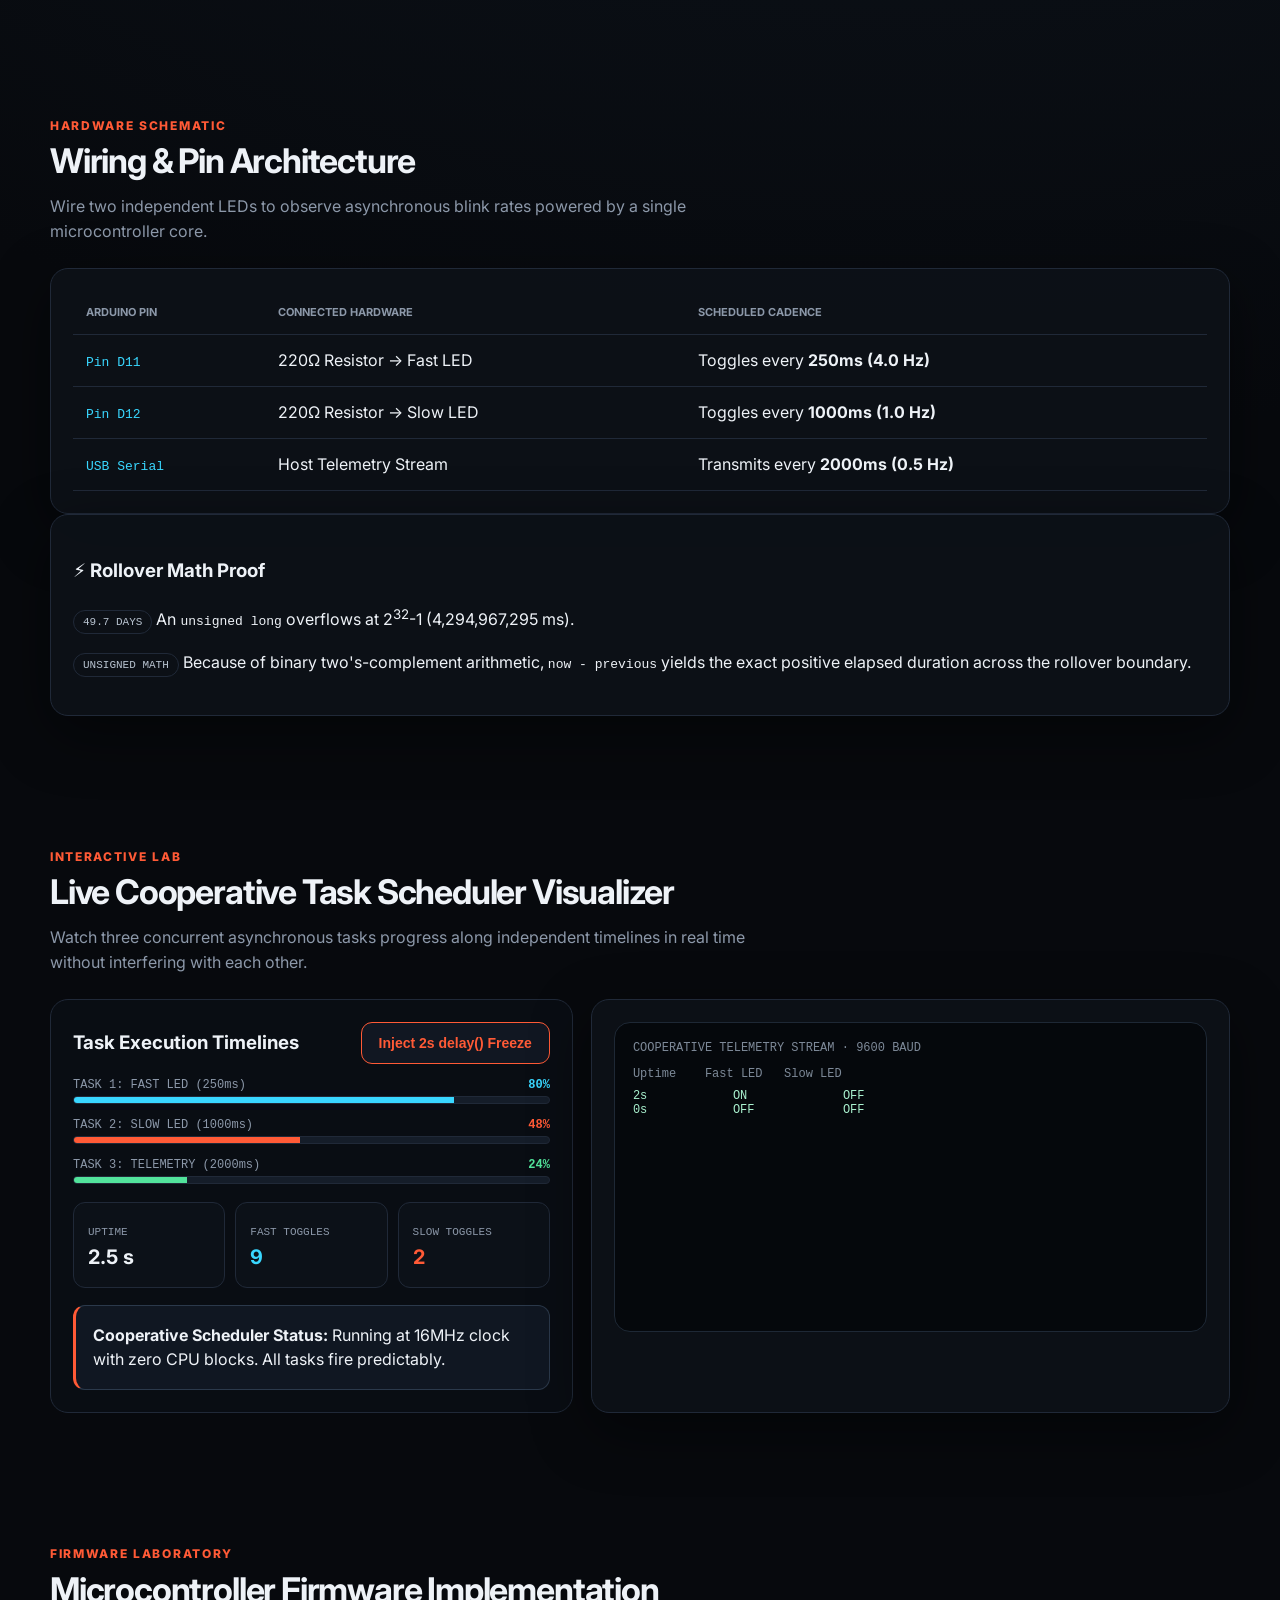
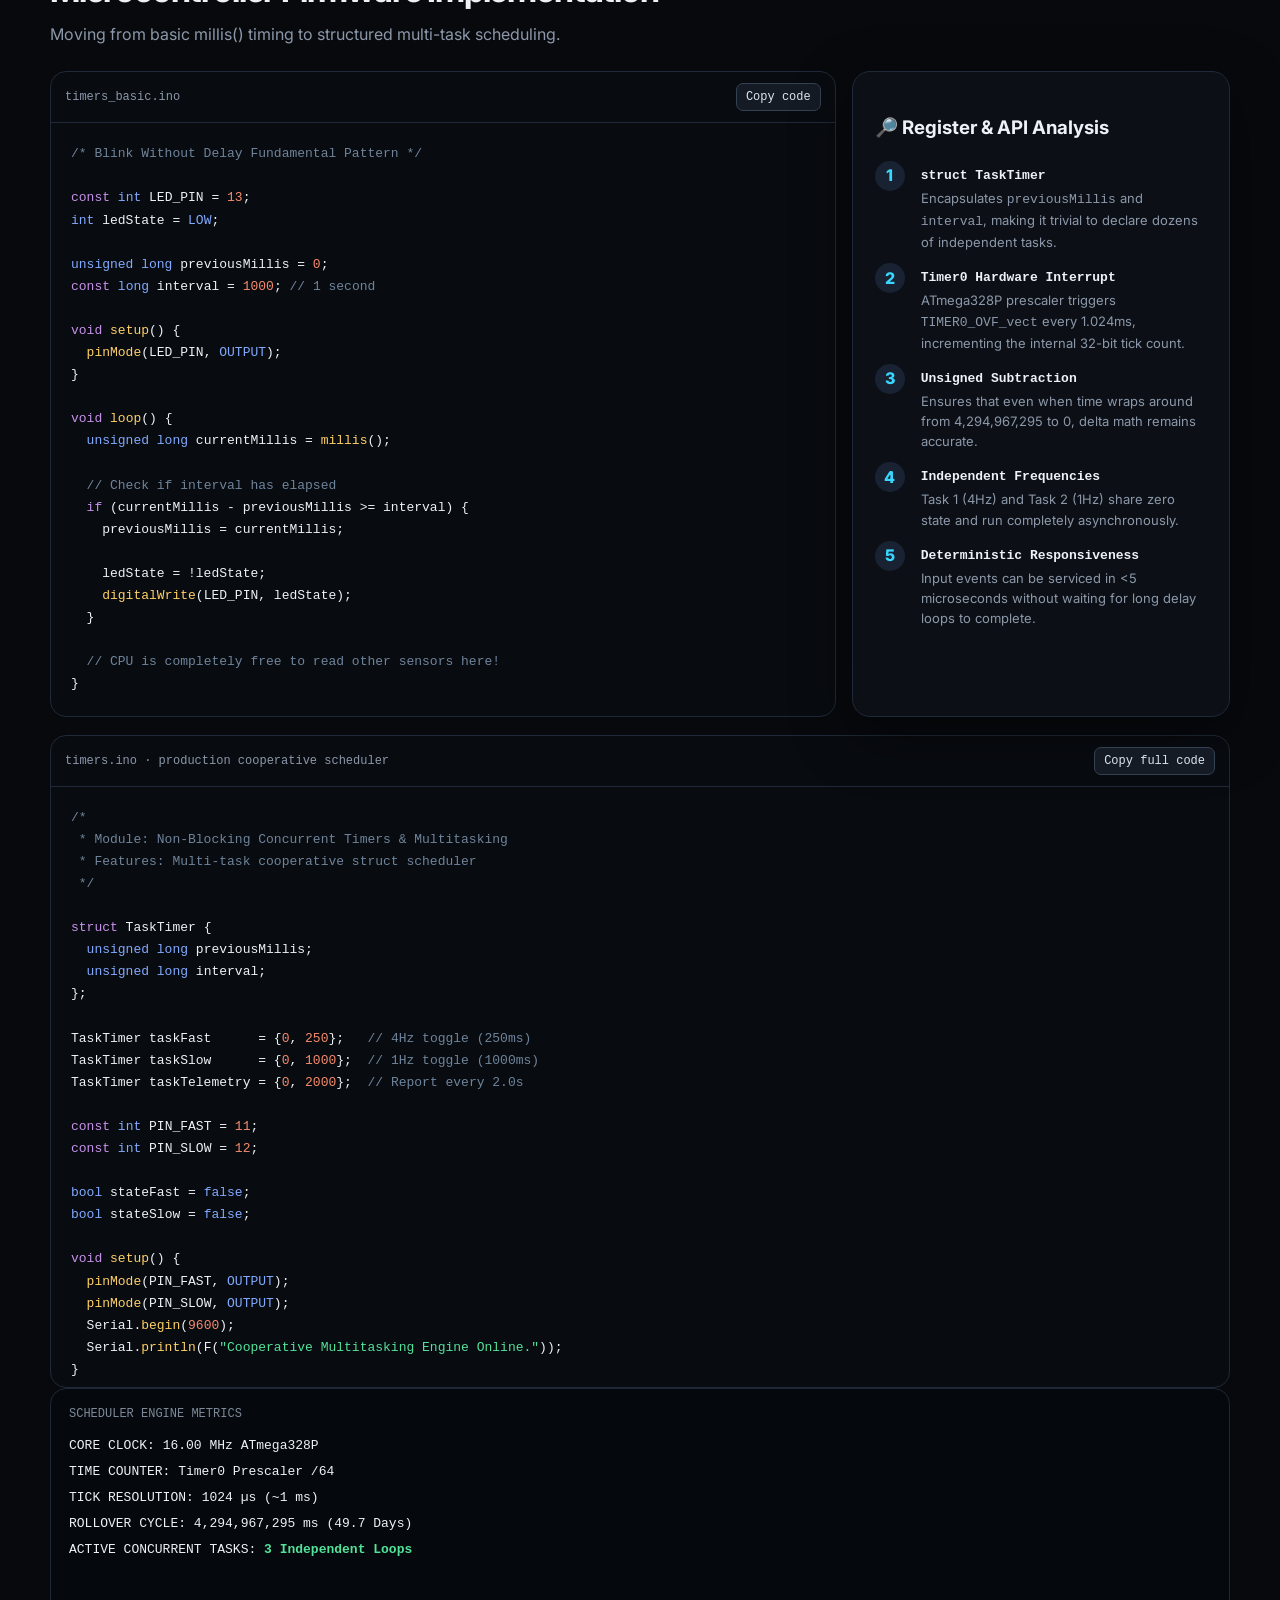
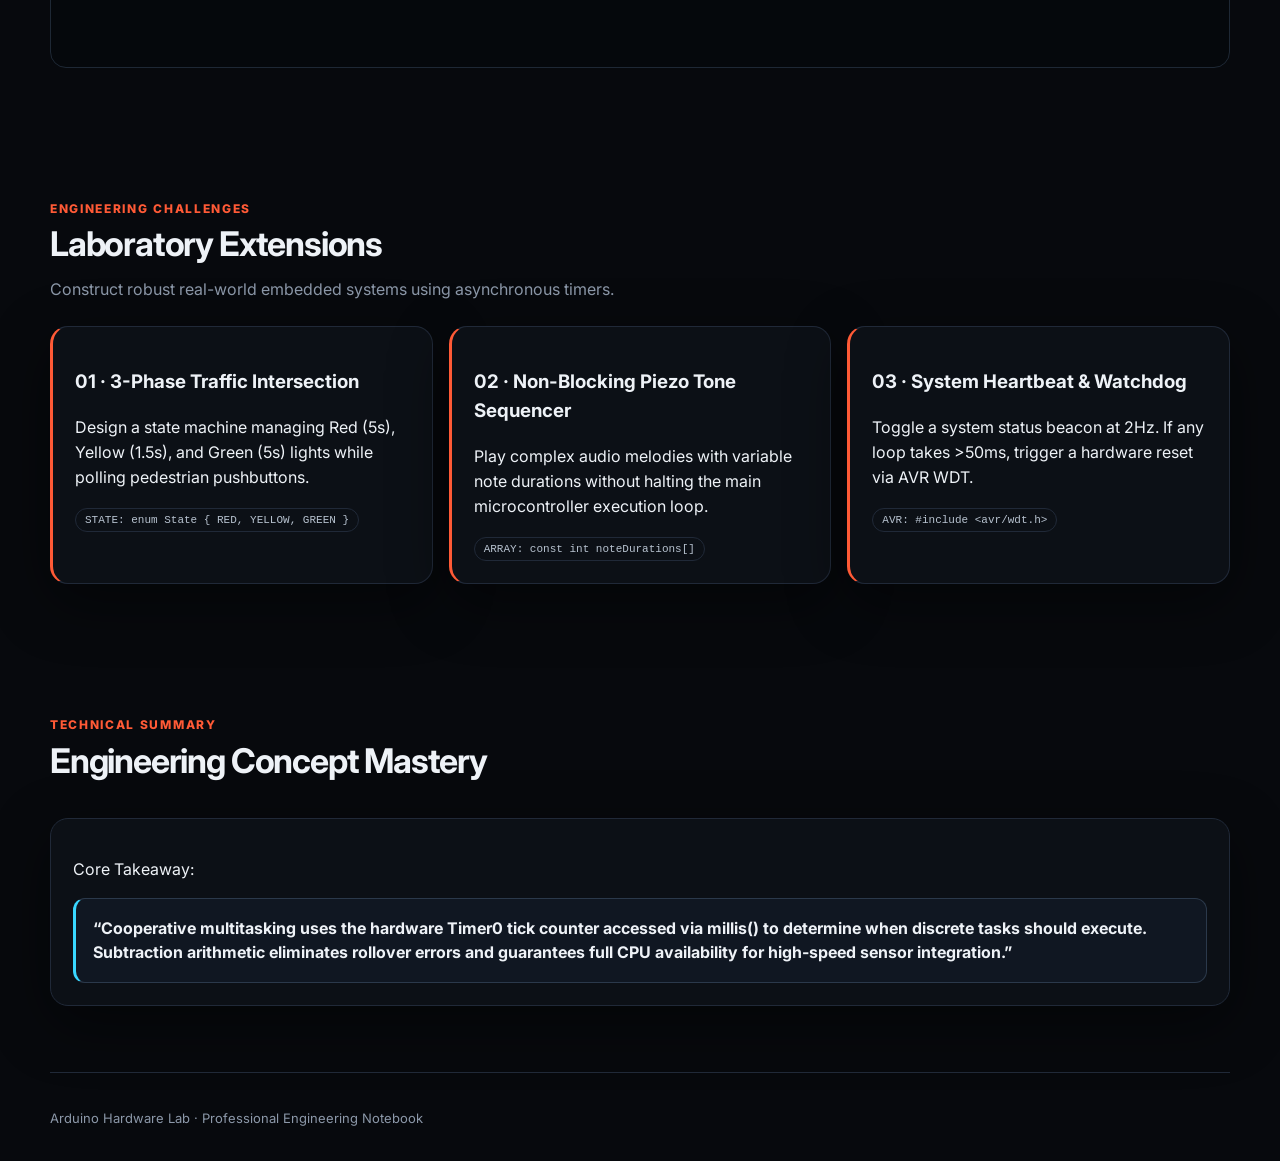
<file: docs/fundamentals/timers.html>
<!DOCTYPE html>
<html lang="en">

<head>
  <meta charset="UTF-8">
  <meta name="viewport" content="width=device-width,initial-scale=1.0">
  <title>Concurrent Timers & Multitasking — Arduino Hardware Lab</title>
  <meta name="description"
    content="Eliminate blocking delay() calls. Master non-blocking cooperative multitasking, millis() rollover arithmetic, and timer task queues.">
  <!-- Fonts & Icons matching main website -->
  <link rel=preconnect href="https://fonts.googleapis.com">
  <link rel=preconnect href="https://fonts.gstatic.com" crossorigin>
  <link
    href="https://fonts.googleapis.com/css2?family=Inter:wght@300;400;500;600;700&family=JetBrains+Mono:wght@400;500;600;700&family=Outfit:wght@600;700;800&display=swap"
    rel="stylesheet">
  <link rel="stylesheet" href="https://cdnjs.cloudflare.com/ajax/libs/font-awesome/6.4.0/css/all.min.css">
  <style>
    :root {
      --bg: #07090d;
      --panel: #0d1118;
      --panel2: #111722;
      --line: #202938;
      --text: #eef2f7;
      --muted: #8c98a9;
      --accent: #ff5a36;
      --cyan: #39d7ff;
      --green: #52e39b;
      --yellow: #ffd166;
      --purple: #c792ea;
      --blue: #82aaff;
      --red: #ff6b6b;
      --shadow: 0 18px 60px #0007
    }

    * {
      box-sizing: border-box
    }

    html {
      scroll-behavior: smooth
    }

    body {
      margin: 0;
      background: radial-gradient(circle at 70% 0%, #14202d 0, #07090d 34%), var(--bg);
      color: var(--text);
      font-family: Inter, ui-sans-serif, system-ui, -apple-system, "Segoe UI", sans-serif;
      line-height: 1.55
    }

    body:before {
      content: "";
      position: fixed;
      inset: 0;
      pointer-events: none;
      opacity: .11;
      background-image: linear-gradient(#fff 1px, transparent 1px), linear-gradient(90deg, #fff 1px, transparent 1px);
      background-size: 42px 42px;
      mask-image: linear-gradient(to bottom, black, transparent 75%)
    }

    .container {
      width: min(1180px, calc(100% - 40px));
      margin: auto
    }

    /* Floating Navbar matching Main Website */
    .navbar-wrapper {
      position: fixed;
      top: 16px;
      left: 0;
      right: 0;
      display: flex;
      justify-content: center;
      z-index: 100;
      padding: 0 20px;
    }

    .navbar {
      display: flex;
      align-items: center;
      justify-content: space-between;
      width: 100%;
      max-width: 1100px;
      height: 64px;
      padding: 0 18px;
      border-radius: 9999px;
      background: rgba(13, 15, 18, 0.85);
      border: 1px solid rgba(255, 255, 255, 0.1);
      box-shadow: 0 10px 30px rgba(0, 0, 0, 0.5), inset 0 1px 0 rgba(255, 255, 255, 0.1);
      backdrop-filter: blur(18px);
      -webkit-backdrop-filter: blur(18px);
    }

    .brand-logo {
      display: flex;
      align-items: center;
      gap: 12px;
      text-decoration: none;
    }

    .pulse-icon {
      width: 26px;
      height: 26px;
      filter: drop-shadow(0 0 8px #35C98A);
    }

    .brand-text {
      display: flex;
      align-items: center;
      gap: 8px;
    }

    .brand-name {
      font-weight: 700;
      font-size: 0.95rem;
      letter-spacing: 0.08em;
      font-family: 'Outfit', sans-serif;
      color: #eef2f7;
    }

    .brand-badge {
      font-family: 'JetBrains Mono', monospace;
      font-size: 0.65rem;
      padding: 2px 6px;
      border-radius: 4px;
      background: rgba(53, 201, 138, 0.12);
      color: #35C98A;
      border: 1px solid rgba(53, 201, 138, 0.3);
      font-weight: 600;
      letter-spacing: 0.05em;
    }

    .nav-links {
      display: flex;
      list-style: none;
      gap: 4px;
      background: rgba(255, 255, 255, 0.03);
      padding: 4px 6px;
      border-radius: 9999px;
      border: 1px solid rgba(255, 255, 255, 0.05);
      margin: 0;
    }

    .nav-link {
      font-size: 0.85rem;
      font-weight: 500;
      color: #8c98a9;
      padding: 6px 14px;
      border-radius: 9999px;
      text-decoration: none;
      transition: all 0.15s ease;
    }

    .nav-link:hover {
      color: #eef2f7;
      background: rgba(255, 255, 255, 0.08);
    }

    .nav-link.active {
      color: #eef2f7;
      background: rgba(255, 255, 255, 0.12);
      box-shadow: inset 0 1px 0 rgba(255, 255, 255, 0.2);
    }

    .nav-actions {
      display: flex;
      align-items: center;
      gap: 10px;
    }

    .nav-back-btn {
      display: inline-flex;
      align-items: center;
      gap: 7px;
      color: var(--cyan);
      background: rgba(57, 215, 255, 0.08);
      border: 1px solid rgba(57, 215, 255, 0.25);
      padding: 6px 14px;
      border-radius: 9999px;
      font-size: 0.82rem;
      text-decoration: none;
      font-weight: 600;
      transition: all 0.15s ease;
    }

    .nav-back-btn:hover {
      background: rgba(57, 215, 255, 0.16);
      border-color: rgba(57, 215, 255, 0.45);
      transform: translateY(-1px);
    }

    .btn-github-nav {
      display: inline-flex;
      align-items: center;
      gap: 7px;
      background: rgba(255, 255, 255, 0.08);
      border: 1px solid rgba(255, 255, 255, 0.15);
      color: #eef2f7;
      padding: 6px 15px;
      border-radius: 9999px;
      font-size: 0.82rem;
      font-weight: 500;
      text-decoration: none;
      transition: all 0.15s ease;
    }

    .btn-github-nav:hover {
      background: rgba(255, 255, 255, 0.15);
      border-color: rgba(255, 255, 255, 0.3);
      transform: translateY(-1px);
    }

    @media (max-width: 860px) {
      .nav-links {
        display: none;
      }
    }

    .hero {
      padding: 104px 0 62px;
      display: grid;
      grid-template-columns: 1.05fr .95fr;
      gap: 54px;
      align-items: center
    }

    .eyebrow {
      color: var(--accent);
      font-size: 12px;
      font-weight: 800;
      letter-spacing: .14em;
      text-transform: uppercase
    }

    .hero h1 {
      font-size: clamp(43px, 6vw, 75px);
      line-height: .97;
      letter-spacing: -.055em;
      margin: 14px 0 20px
    }

    .hero p {
      font-size: 18px;
      color: var(--muted);
      max-width: 650px
    }

    .buttons {
      display: flex;
      gap: 12px;
      margin-top: 28px;
      flex-wrap: wrap
    }

    .btn {
      border: 1px solid var(--line);
      background: #111722;
      color: #fff;
      padding: 12px 17px;
      border-radius: 11px;
      font-weight: 700;
      cursor: pointer;
      text-decoration: none;
      display: inline-flex;
      align-items: center;
      gap: 8px;
      font-size: 14px
    }

    .btn.primary {
      background: var(--accent);
      border-color: var(--accent);
      color: #090a0c
    }

    .btn:hover {
      transform: translateY(-1px)
    }

    .hero-card,
    .card {
      background: rgba(13, 17, 24, .9);
      border: 1px solid var(--line);
      border-radius: 18px;
      padding: 22px;
      box-shadow: var(--shadow)
    }

    .arduino {
      border: 1px solid #384352;
      border-radius: 16px;
      padding: 20px;
      position: relative;
      overflow: hidden
    }

    .boardtop {
      display: flex;
      justify-content: space-between;
      color: #9ca7b6;
      font: 12px monospace
    }

    .board {
      margin: 18px auto;
      width: 88%;
      height: 160px;
      border-radius: 10px;
      background: linear-gradient(135deg, #167c62, #0c5648);
      border: 2px solid #2ba980;
      position: relative
    }

    .chip {
      position: absolute;
      width: 100px;
      height: 45px;
      left: 50%;
      top: 55px;
      transform: translateX(-50%);
      background: #15191f;
      border: 1px solid #4b5664;
      border-radius: 5px;
      display: grid;
      place-items: center;
      font: 11px monospace;
      color: #cdd5df
    }

    .pin {
      position: absolute;
      font: 10px monospace
    }

    .p5 {
      left: 8px;
      top: 10px
    }

    .d11 {
      right: 8px;
      top: 10px
    }

    .d12 {
      right: 8px;
      top: 25px
    }

    .gnd {
      left: 8px;
      bottom: 10px
    }

    .dual-led-preview {
      display: flex;
      justify-content: center;
      gap: 40px;
      margin-top: 14px
    }

    .led-item {
      text-align: center;
      font: 11px monospace;
      color: var(--muted)
    }

    .led-circle {
      width: 22px;
      height: 22px;
      border-radius: 50%;
      background: #162420;
      border: 2px solid #284438;
      margin: 6px auto;
      transition: .08s
    }

    .led-circle.active-fast {
      background: #39d7ff;
      box-shadow: 0 0 16px #39d7ff;
      border-color: #b4f2ff
    }

    .led-circle.active-slow {
      background: #ff5a36;
      box-shadow: 0 0 16px #ff5a36;
      border-color: #ff9e87
    }

    section {
      padding: 66px 0
    }

    .section-head {
      display: flex;
      justify-content: space-between;
      gap: 20px;
      align-items: end;
      margin-bottom: 24px
    }

    h2 {
      font-size: 34px;
      letter-spacing: -.035em;
      margin: 0 0 6px
    }

    .lead {
      color: var(--muted);
      max-width: 700px;
      margin: 0
    }

    .grid {
      display: grid;
      gap: 16px
    }

    .three {
      grid-template-columns: repeat(3, 1fr)
    }

    .two {
      grid-template-columns: repeat(2, 1fr)
    }

    .flow {
      display: flex;
      align-items: stretch;
      gap: 8px;
      flex-wrap: wrap
    }

    .node {
      flex: 1;
      min-width: 160px;
      padding: 18px;
      background: #0b1017;
      border: 1px solid var(--line);
      border-radius: 14px
    }

    .arrow {
      display: grid;
      place-items: center;
      color: var(--cyan);
      font-size: 22px
    }

    .node p {
      color: var(--muted);
      font-size: 14px
    }

    .icon {
      font-size: 28px
    }

    .simple {
      font-size: 16px
    }

    .callout {
      background: #101722;
      border: 1px solid #2b394b;
      border-left: 3px solid var(--cyan);
      padding: 17px;
      border-radius: 12px
    }

    .callout.orange {
      border-left-color: var(--accent)
    }

    .callout.green {
      border-left-color: var(--green)
    }

    table {
      width: 100%;
      border-collapse: collapse
    }

    th,
    td {
      text-align: left;
      padding: 13px;
      border-bottom: 1px solid var(--line)
    }

    th {
      font-size: 11px;
      text-transform: uppercase;
      color: var(--muted)
    }

    td code {
      color: var(--cyan)
    }

    .sim {
      display: grid;
      grid-template-columns: .9fr 1.1fr;
      gap: 18px
    }

    .control {
      background: #090d13;
      border: 1px solid var(--line);
      border-radius: 18px;
      padding: 22px
    }

    .task-bar-wrap {
      margin-top: 14px
    }

    .task-header {
      display: flex;
      justify-content: space-between;
      font: 12px monospace;
      color: var(--muted);
      margin-bottom: 4px
    }

    .task-progress {
      height: 8px;
      background: #151d29;
      border-radius: 4px;
      overflow: hidden;
      border: 1px solid var(--line)
    }

    .task-fill {
      height: 100%;
      background: var(--cyan);
      width: 0%
    }

    .readout {
      display: grid;
      grid-template-columns: repeat(3, 1fr);
      gap: 10px;
      margin-top: 18px
    }

    .read {
      padding: 14px;
      border: 1px solid var(--line);
      border-radius: 12px;
      background: #0c1118
    }

    .read span {
      font: 11px monospace;
      color: var(--muted)
    }

    .read b {
      font-size: 20px;
      display: block
    }

    .code-layout {
      display: grid;
      grid-template-columns: 1.35fr .65fr;
      gap: 16px
    }

    .code {
      background: #080b10;
      border: 1px solid var(--line);
      border-radius: 16px;
      overflow: hidden
    }

    .codebar {
      padding: 11px 14px;
      border-bottom: 1px solid var(--line);
      display: flex;
      justify-content: space-between;
      align-items: center;
      color: var(--muted);
      font: 12px monospace
    }

    .copy {
      border: 1px solid #354052;
      background: #141b25;
      color: #dce5ee;
      padding: 6px 9px;
      border-radius: 7px;
      cursor: pointer;
      font: 12px monospace
    }

    .copy:hover {
      border-color: var(--cyan)
    }

    .code pre {
      margin: 0;
      padding: 20px;
      overflow: auto;
      font-size: 13px;
      line-height: 1.7;
      max-height: 600px
    }

    .kw {
      color: var(--purple)
    }

    .type {
      color: var(--blue)
    }

    .fn {
      color: var(--yellow)
    }

    .num {
      color: #f78c6c
    }

    .str {
      color: var(--green)
    }

    .comment {
      color: #6f849b
    }

    .var {
      color: #f8f8f2
    }

    .serial {
      background: #05080c;
      border: 1px solid #1e2835;
      border-radius: 16px;
      padding: 18px;
      font: 12px monospace;
      min-height: 280px;
      color: #a9f0ce;
      overflow: hidden
    }

    .serial .head {
      color: #7d8998;
      margin-bottom: 12px
    }

    .serialline {
      display: grid;
      grid-template-columns: 90px 100px 100px;
      gap: 10px
    }

    .explain-list {
      display: grid;
      gap: 11px
    }

    .explain-row {
      display: grid;
      grid-template-columns: 35px 1fr;
      gap: 11px
    }

    .explain-row .n {
      width: 30px;
      height: 30px;
      border-radius: 50%;
      background: #182232;
      color: var(--cyan);
      display: grid;
      place-items: center;
      font-weight: 800
    }

    .explain-row p {
      margin: 2px 0 0;
      color: var(--muted);
      font-size: 13px
    }

    .challenge {
      border-left: 3px solid var(--accent)
    }

    .tag {
      display: inline-block;
      border: 1px solid var(--line);
      border-radius: 999px;
      padding: 5px 9px;
      color: #b8c3d0;
      font: 11px monospace
    }

    .footer {
      border-top: 1px solid var(--line);
      padding: 35px 0;
      color: var(--muted);
      font-size: 13px
    }

    @media(max-width:850px) {

      .hero,
      .sim,
      .two,
      .three,
      .code-layout {
        grid-template-columns: 1fr
      }

      .links {
        display: none
      }

      .readout {
        grid-template-columns: 1fr
      }

      .hero {
        padding-top: 96px
      }
    }
  </style>
</head>

<body>
  <!-- Floating Island Header matching main website -->
  <header class="navbar-wrapper">
    <nav class="navbar">
      <a href="../index.html" class="brand-logo">
        <svg class="pulse-icon" viewBox="0 0 32 32" fill="none" xmlns="http://www.w3.org/2000/svg">
          <path d="M2 16H8L11 6L16 26L21 11L24 16H30" stroke="#35C98A" stroke-width="2.5" stroke-linecap="round"
            stroke-linejoin="round" />
        </svg>
        <div class="brand-text">
          <span class="brand-name">PRERITH.M</span>
          <span class="brand-badge">HW LAB</span>
        </div>
      </a>

      <ul class="nav-links">
        <li><a href="#idea" class="nav-link">Architecture</a></li>
        <li><a href="#simulator" class="nav-link active">Simulator</a></li>
        <li><a href="#circuit" class="nav-link">Circuit</a></li>
        <li><a href="#code" class="nav-link">Code</a></li>
        <li><a href="#challenges" class="nav-link">Challenges</a></li>
      </ul>

      <div class="nav-actions">
        <a href="../index.html" class="nav-back-btn">
          <i class="fa-solid fa-arrow-left"></i>
          <span>Main Lab</span>
        </a>
        <a href="https://github.com/PrerithM/Arduino-Projects/tree/main/01-Fundamentals/Timers" target="_blank"
          rel="noopener noreferrer" class="btn-github-nav">
          <i class="fa-brands fa-github"></i>
          <span>GitHub</span>
          <i class="fa-solid fa-arrow-up-right-from-square" style="font-size: 0.65rem; opacity: 0.7;"></i>
        </a>
      </div>
    </nav>
  </header>

  <main>
    <div class="container">
      <section class="hero">
        <div>
          <div class="eyebrow">01 · Fundamentals &middot; Timers</div>
          <h1>Concurrent Timers & Multitasking</h1>
          <p>Eliminate blocking <code>delay()</code> bottlenecks entirely. Execute multiple independent tasks
            concurrently at different frequencies using non-blocking hardware time arithmetic.</p>
          <div class="buttons"><a class="btn primary" href="#simulator">Try the scheduler</a><a class="btn"
              href="#code">Open the code</a></div>
          <div style="display:flex;gap:8px;flex-wrap:wrap;margin-top:22px"><span class="tag">NON-BLOCKING</span><span
              class="tag">MILLIS() ROLLOVER SAFE</span><span class="tag">COOPERATIVE SCHEDULER</span><span
              class="tag">ZERO LATENCY</span><span class="tag">TASK STRUCTS</span></div>
        </div>
        <div class="hero-card">
          <div class="arduino">
            <div class="boardtop"><span>ARDUINO UNO R3</span><span>COOPERATIVE TASK SCHEDULER</span></div>
            <div class="board"><span class="pin p5">5V</span><span class="pin d11">D11 (4Hz)</span><span
                class="pin d12">D12 (1Hz)</span><span class="pin gnd">GND</span>
              <div class="chip">ATmega328P</div>
            </div>
            <div class="dual-led-preview">
              <div class="led-item"><span>FAST (250ms)</span>
                <div class="led-circle" id="ledFast"></div><b id="textFast" style="color:var(--cyan)">OFF</b>
              </div>
              <div class="led-item"><span>SLOW (1000ms)</span>
                <div class="led-circle" id="ledSlow"></div><b id="textSlow" style="color:var(--accent)">OFF</b>
              </div>
            </div>
            <div style="display:flex;justify-content:space-between;margin-top:10px;color:#8d99a8;font:11px monospace">
              <span>UPTIME: <b id="heroUptime">0</b>s</span><span>CPU UTILIZATION: <b style="color:var(--green)">100%
                  UNBLOCKED</b></span></div>
          </div>
        </div>
      </section>

      <section id="idea">
        <div class="section-head">
          <div>
            <div class="eyebrow">Core Architecture</div>
            <h2>The Cooperative Multitasking Paradigm</h2>
            <p class="lead">Why <code>delay()</code> paralyzes embedded single-core CPUs and how timestamp subtraction
              enables silky multi-tasking.</p>
          </div>
        </div>
        <div class="three grid">
          <div class="card">
            <div class="icon">⛔</div>
            <h3>The delay() Trap</h3>
            <p class="simple muted"><code>delay()</code> traps the program counter in a tight spin-loop, freezing all
              digital inputs, serial buffers, and motor controllers.</p>
          </div>
          <div class="card">
            <div class="icon">⏱️</div>
            <h3>Hardware Clock Wristwatch</h3>
            <p class="simple muted">Timer0 increments an internal 32-bit tick counter every millisecond. Querying
              <code>millis()</code> allows the CPU to check time without pausing.</p>
          </div>
          <div class="card">
            <div class="icon">🧩</div>
            <h3>Modular Task Structs</h3>
            <p class="simple muted">Packaging interval thresholds and timestamps into state structures provides a
              lightweight, deterministic scheduler without RTOS overhead.</p>
          </div>
        </div>
        <div class="callout" style="margin-top:16px"><b>The Non-Blocking Equation:</b>
          <code>if (currentMillis - previousMillis &gt;= interval) { previousMillis = currentMillis; ... }</code>. This
          subtraction is mathematically immune to 49.7-day integer rollover!</div>
      </section>

      <section>
        <div class="section-head">
          <div>
            <div class="eyebrow">Signal Pipeline</div>
            <h2>Asynchronous Scheduler Loop Cycle</h2>
          </div>
        </div>
        <div class="flow">
          <div class="node"><b>1 &middot; Loop Iteration Start</b>
            <p><code>now = millis()</code> fetches current hardware epoch.</p>
          </div>
          <div class="arrow">&rarr;</div>
          <div class="node"><b>2 &middot; Evaluate Task 1</b>
            <p>Check Fast LED (250ms). If delta reached, toggle and reset timestamp.</p>
          </div>
          <div class="arrow">&rarr;</div>
          <div class="node"><b>3 &middot; Evaluate Task 2</b>
            <p>Check Slow LED (1000ms). Runs completely independently of Task 1.</p>
          </div>
          <div class="arrow">&rarr;</div>
          <div class="node"><b>4 &middot; Telemetry Stream</b>
            <p>Transmits UART status every 2.0 seconds while loop remains receptive.</p>
          </div>
        </div>
      </section>

      <section id="circuit">
        <div class="section-head">
          <div>
            <div class="eyebrow">Hardware Schematic</div>
            <h2>Wiring & Pin Architecture</h2>
            <p class="lead">Wire two independent LEDs to observe asynchronous blink rates powered by a single
              microcontroller core.</p>
          </div>
        </div>
        <div class="two">
          <div class="card">
            <table>
              <tr>
                <th>Arduino Pin</th>
                <th>Connected Hardware</th>
                <th>Scheduled Cadence</th>
              </tr>
              <tr>
                <td><code>Pin D11</code></td>
                <td>220&Omega; Resistor &rarr; Fast LED</td>
                <td>Toggles every <b>250ms (4.0 Hz)</b></td>
              </tr>
              <tr>
                <td><code>Pin D12</code></td>
                <td>220&Omega; Resistor &rarr; Slow LED</td>
                <td>Toggles every <b>1000ms (1.0 Hz)</b></td>
              </tr>
              <tr>
                <td><code>USB Serial</code></td>
                <td>Host Telemetry Stream</td>
                <td>Transmits every <b>2000ms (0.5 Hz)</b></td>
              </tr>
            </table>
          </div>
          <div class="card">
            <h3>⚡ Rollover Math Proof</h3>
            <p><span class="tag">49.7 DAYS</span> An <code>unsigned long</code> overflows at 2<sup>32</sup>-1
              (4,294,967,295 ms).</p>
            <p><span class="tag">UNSIGNED MATH</span> Because of binary two's-complement arithmetic,
              <code>now - previous</code> yields the exact positive elapsed duration across the rollover boundary.</p>
          </div>
        </div>
      </section>

      <section id="simulator">
        <div class="section-head">
          <div>
            <div class="eyebrow">Interactive Lab</div>
            <h2>Live Cooperative Task Scheduler Visualizer</h2>
            <p class="lead">Watch three concurrent asynchronous tasks progress along independent timelines in real time
              without interfering with each other.</p>
          </div>
        </div>
        <div class="sim">
          <div class="control">
            <div style="display:flex;justify-content:space-between;align-items:center;margin-bottom:12px">
              <h3 style="margin:0">Task Execution Timelines</h3>
              <button class="btn" id="btnDelayInjection" style="border-color:var(--accent);color:var(--accent)">Inject
                2s delay() Freeze</button>
            </div>
            <div class="task-bar-wrap">
              <div class="task-header"><span>TASK 1: FAST LED (250ms)</span><b id="p1Text"
                  style="color:var(--cyan)">0%</b></div>
              <div class="task-progress">
                <div id="p1Fill" class="task-fill" style="background:var(--cyan)"></div>
              </div>
            </div>
            <div class="task-bar-wrap">
              <div class="task-header"><span>TASK 2: SLOW LED (1000ms)</span><b id="p2Text"
                  style="color:var(--accent)">0%</b></div>
              <div class="task-progress">
                <div id="p2Fill" class="task-fill" style="background:var(--accent)"></div>
              </div>
            </div>
            <div class="task-bar-wrap">
              <div class="task-header"><span>TASK 3: TELEMETRY (2000ms)</span><b id="p3Text"
                  style="color:var(--green)">0%</b></div>
              <div class="task-progress">
                <div id="p3Fill" class="task-fill" style="background:var(--green)"></div>
              </div>
            </div>
            <div class="readout">
              <div class="read"><span>UPTIME</span><b id="simUptime" style="color:var(--text)">0.0 s</b></div>
              <div class="read"><span>FAST TOGGLES</span><b id="fastToggles" style="color:var(--cyan)">0</b></div>
              <div class="read"><span>SLOW TOGGLES</span><b id="slowToggles" style="color:var(--accent)">0</b></div>
            </div>
            <div class="callout orange" style="margin-top:17px;text-align:left"><b id="schedStatus">Cooperative
                Scheduler Status:</b> Running at 16MHz clock with zero CPU blocks. All tasks fire predictably.</div>
          </div>
          <div class="card">
            <div class="serial" style="min-height:310px">
              <div class="head">COOPERATIVE TELEMETRY STREAM &middot; 9600 BAUD</div>
              <div style="color:#7d8998;margin-bottom:8px">Uptime&nbsp;&nbsp;&nbsp; Fast LED&nbsp;&nbsp; Slow LED</div>
              <div id="serialLines"></div>
            </div>
          </div>
        </div>
      </section>

      <section id="code">
        <div class="section-head">
          <div>
            <div class="eyebrow">Firmware Laboratory</div>
            <h2>Microcontroller Firmware Implementation</h2>
            <p class="lead">Moving from basic millis() timing to structured multi-task scheduling.</p>
          </div>
        </div>
        <div class="code-layout">
          <div class="code">
            <div class="codebar"><span>timers_basic.ino</span><button class="copy" onclick="copyBasic()">Copy
                code</button></div>
            <pre id="basicCode"><span class="comment">/* Blink Without Delay Fundamental Pattern */</span>

<span class="kw">const</span> <span class="type">int</span> LED_PIN = <span class="num">13</span>;
<span class="type">int</span> ledState = <span class="type">LOW</span>;

<span class="type">unsigned long</span> previousMillis = <span class="num">0</span>;
<span class="kw">const</span> <span class="type">long</span> interval = <span class="num">1000</span>; <span class="comment">// 1 second</span>

<span class="kw">void</span> <span class="fn">setup</span>() {
  <span class="fn">pinMode</span>(LED_PIN, <span class="type">OUTPUT</span>);
}

<span class="kw">void</span> <span class="fn">loop</span>() {
  <span class="type">unsigned long</span> currentMillis = <span class="fn">millis</span>();

  <span class="comment">// Check if interval has elapsed</span>
  <span class="kw">if</span> (currentMillis - previousMillis &gt;= interval) {
    previousMillis = currentMillis;

    ledState = !ledState;
    <span class="fn">digitalWrite</span>(LED_PIN, ledState);
  }

  <span class="comment">// CPU is completely free to read other sensors here!</span>
}</pre>
          </div>
          <div class="card">
            <h3>🔎 Register & API Analysis</h3>
            <div class="explain-list">
              <div class="explain-row">
                <div class="n">1</div>
                <div><b><code>struct TaskTimer</code></b>
                  <p>Encapsulates <code>previousMillis</code> and <code>interval</code>, making it trivial to declare
                    dozens of independent tasks.</p>
                </div>
              </div>
              <div class="explain-row">
                <div class="n">2</div>
                <div><b><code>Timer0 Hardware Interrupt</code></b>
                  <p>ATmega328P prescaler triggers <code>TIMER0_OVF_vect</code> every 1.024ms, incrementing the internal
                    32-bit tick count.</p>
                </div>
              </div>
              <div class="explain-row">
                <div class="n">3</div>
                <div><b><code>Unsigned Subtraction</code></b>
                  <p>Ensures that even when time wraps around from 4,294,967,295 to 0, delta math remains accurate.</p>
                </div>
              </div>
              <div class="explain-row">
                <div class="n">4</div>
                <div><b><code>Independent Frequencies</code></b>
                  <p>Task 1 (4Hz) and Task 2 (1Hz) share zero state and run completely asynchronously.</p>
                </div>
              </div>
              <div class="explain-row">
                <div class="n">5</div>
                <div><b><code>Deterministic Responsiveness</code></b>
                  <p>Input events can be serviced in &lt;5 microseconds without waiting for long delay loops to
                    complete.</p>
                </div>
              </div>
            </div>
          </div>
        </div>

        <div style="margin-top:18px" class="two">
          <div class="code">
            <div class="codebar"><span>timers.ino &middot; production cooperative scheduler</span><button class="copy"
                onclick="copyFull()">Copy full code</button></div>
            <pre id="fullCode"><span class="comment">/*
 * Module: Non-Blocking Concurrent Timers &amp; Multitasking
 * Features: Multi-task cooperative struct scheduler
 */</span>

<span class="kw">struct</span> TaskTimer {
  <span class="type">unsigned long</span> previousMillis;
  <span class="type">unsigned long</span> interval;
};

TaskTimer taskFast      = {<span class="num">0</span>, <span class="num">250</span>};   <span class="comment">// 4Hz toggle (250ms)</span>
TaskTimer taskSlow      = {<span class="num">0</span>, <span class="num">1000</span>};  <span class="comment">// 1Hz toggle (1000ms)</span>
TaskTimer taskTelemetry = {<span class="num">0</span>, <span class="num">2000</span>};  <span class="comment">// Report every 2.0s</span>

<span class="kw">const</span> <span class="type">int</span> PIN_FAST = <span class="num">11</span>;
<span class="kw">const</span> <span class="type">int</span> PIN_SLOW = <span class="num">12</span>;

<span class="type">bool</span> stateFast = <span class="type">false</span>;
<span class="type">bool</span> stateSlow = <span class="type">false</span>;

<span class="kw">void</span> <span class="fn">setup</span>() {
  <span class="fn">pinMode</span>(PIN_FAST, <span class="type">OUTPUT</span>);
  <span class="fn">pinMode</span>(PIN_SLOW, <span class="type">OUTPUT</span>);
  Serial.<span class="fn">begin</span>(<span class="num">9600</span>);
  Serial.<span class="fn">println</span>(F(<span class="str">"Cooperative Multitasking Engine Online."</span>));
}

<span class="kw">void</span> <span class="fn">loop</span>() {
  <span class="type">unsigned long</span> now = <span class="fn">millis</span>();

  <span class="comment">// Task 1: Fast Flash</span>
  <span class="kw">if</span> (now - taskFast.previousMillis &gt;= taskFast.interval) {
    taskFast.previousMillis = now;
    stateFast = !stateFast;
    <span class="fn">digitalWrite</span>(PIN_FAST, stateFast);
  }

  <span class="comment">// Task 2: Slow Flash</span>
  <span class="kw">if</span> (now - taskSlow.previousMillis &gt;= taskSlow.interval) {
    taskSlow.previousMillis = now;
    stateSlow = !stateSlow;
    <span class="fn">digitalWrite</span>(PIN_SLOW, stateSlow);
  }

  <span class="comment">// Task 3: Telemetry Stream</span>
  <span class="kw">if</span> (now - taskTelemetry.previousMillis &gt;= taskTelemetry.interval) {
    taskTelemetry.previousMillis = now;
    Serial.<span class="fn">print</span>(F(<span class="str">"[UPTIME] "</span>));
    Serial.<span class="fn">print</span>(now / <span class="num">1000</span>);
    Serial.<span class="fn">print</span>(F(<span class="str">"s | Fast LED: "</span>));
    Serial.<span class="fn">print</span>(stateFast ? <span class="str">"ON"</span> : <span class="str">"OFF"</span>);
    Serial.<span class="fn">print</span>(F(<span class="str">" | Slow LED: "</span>));
    Serial.<span class="fn">println</span>(stateSlow ? <span class="str">"ON"</span> : <span class="str">"OFF"</span>);
  }
}</pre>
          </div>
          <div class="serial">
            <div class="head">SCHEDULER ENGINE METRICS</div>
            <div style="line-height:2;color:var(--text);font-family:monospace;font-size:13px">
              <div>CORE CLOCK: <code>16.00 MHz ATmega328P</code></div>
              <div>TIME COUNTER: <code>Timer0 Prescaler /64</code></div>
              <div>TICK RESOLUTION: <code>1024 &micro;s (~1 ms)</code></div>
              <div>ROLLOVER CYCLE: <code>4,294,967,295 ms (49.7 Days)</code></div>
              <div>ACTIVE CONCURRENT TASKS: <b style="color:var(--green)">3 Independent Loops</b></div>
            </div>
          </div>
        </div>
      </section>

      <section id="challenges">
        <div class="section-head">
          <div>
            <div class="eyebrow">Engineering Challenges</div>
            <h2>Laboratory Extensions</h2>
            <p class="lead">Construct robust real-world embedded systems using asynchronous timers.</p>
          </div>
        </div>
        <div class="three grid">
          <div class="card challenge">
            <h3>01 &middot; 3-Phase Traffic Intersection</h3>
            <p class="muted">Design a state machine managing Red (5s), Yellow (1.5s), and Green (5s) lights while
              polling pedestrian pushbuttons.</p><span class="tag">STATE: enum State { RED, YELLOW, GREEN }</span>
          </div>
          <div class="card challenge">
            <h3>02 &middot; Non-Blocking Piezo Tone Sequencer</h3>
            <p class="muted">Play complex audio melodies with variable note durations without halting the main
              microcontroller execution loop.</p><span class="tag">ARRAY: const int noteDurations[]</span>
          </div>
          <div class="card challenge">
            <h3>03 &middot; System Heartbeat &amp; Watchdog</h3>
            <p class="muted">Toggle a system status beacon at 2Hz. If any loop takes &gt;50ms, trigger a hardware reset
              via AVR WDT.</p><span class="tag">AVR: #include &lt;avr/wdt.h&gt;</span>
          </div>
        </div>
      </section>

      <section>
        <div class="section-head">
          <div>
            <div class="eyebrow">Technical Summary</div>
            <h2>Engineering Concept Mastery</h2>
          </div>
        </div>
        <div class="card simple">
          <p>Core Takeaway:</p>
          <div class="callout"><b>&ldquo;Cooperative multitasking uses the hardware Timer0 tick counter accessed via
              millis() to determine when discrete tasks should execute. Subtraction arithmetic eliminates rollover
              errors and guarantees full CPU availability for high-speed sensor integration.&rdquo;</b></div>
        </div>
      </section>
    </div>
  </main>
  <footer>
    <div class="container footer">Arduino Hardware Lab &middot; Professional Engineering Notebook</div>
  </footer>

  <script>
    const ledFast = document.getElementById('ledFast'), ledSlow = document.getElementById('ledSlow'), textFast = document.getElementById('textFast'), textSlow = document.getElementById('textSlow'), heroUptime = document.getElementById('heroUptime'), simUptime = document.getElementById('simUptime'), p1Fill = document.getElementById('p1Fill'), p2Fill = document.getElementById('p2Fill'), p3Fill = document.getElementById('p3Fill'), p1Text = document.getElementById('p1Text'), p2Text = document.getElementById('p2Text'), p3Text = document.getElementById('p3Text'), fastToggles = document.getElementById('fastToggles'), slowToggles = document.getElementById('slowToggles'), btnDelay = document.getElementById('btnDelayInjection'), schedStatus = document.getElementById('schedStatus'), serialLines = document.getElementById('serialLines');
    let startTime = Date.now(), freezeUntil = 0, stateFast = false, stateSlow = false, fastCount = 0, slowCount = 0, t1Start = Date.now(), t2Start = Date.now(), t3Start = Date.now();
    btnDelay.addEventListener('click', () => { freezeUntil = Date.now() + 2000; schedStatus.innerHTML = '<span style="color:var(--red)"><b>CPU FROZEN in delay(2000)!</b> All tasks stalled, timer interrupts halted.</span>'; setTimeout(() => { schedStatus.innerHTML = '<b>Cooperative Scheduler Status:</b> Running at 16MHz clock with zero CPU blocks.'; }, 2000) });
    function logSerial(up, f, s) { let line = document.createElement('div'); line.className = 'serialline'; line.innerHTML = `<span>${up}s</span><span>${f ? 'ON' : 'OFF'}</span><span>${s ? 'ON' : 'OFF'}</span>`; serialLines.prepend(line); while (serialLines.children.length > 7) serialLines.lastChild.remove() }
    setInterval(() => { let now = Date.now(); if (now < freezeUntil) return; let up = ((now - startTime) / 1000).toFixed(1); heroUptime.textContent = Math.floor(up); simUptime.textContent = up + ' s'; let e1 = now - t1Start, pct1 = Math.min(100, (e1 / 250) * 100); p1Fill.style.width = pct1 + '%'; p1Text.textContent = Math.round(pct1) + '%'; if (e1 >= 250) { t1Start = now; stateFast = !stateFast; fastCount++; fastToggles.textContent = fastCount; ledFast.className = 'led-circle ' + (stateFast ? 'active-fast' : ''); textFast.textContent = stateFast ? 'ON' : 'OFF'; textFast.style.color = stateFast ? 'var(--cyan)' : 'var(--muted)' } let e2 = now - t2Start, pct2 = Math.min(100, (e2 / 1000) * 100); p2Fill.style.width = pct2 + '%'; p2Text.textContent = Math.round(pct2) + '%'; if (e2 >= 1000) { t2Start = now; stateSlow = !stateSlow; slowCount++; slowToggles.textContent = slowCount; ledSlow.className = 'led-circle ' + (stateSlow ? 'active-slow' : ''); textSlow.textContent = stateSlow ? 'ON' : 'OFF'; textSlow.style.color = stateSlow ? 'var(--accent)' : 'var(--muted)' } let e3 = now - t3Start, pct3 = Math.min(100, (e3 / 2000) * 100); p3Fill.style.width = pct3 + '%'; p3Text.textContent = Math.round(pct3) + '%'; if (e3 >= 2000) { t3Start = now; logSerial(Math.floor(up), stateFast, stateSlow) } }, 25);
    logSerial(0, false, false);
    const basic = `/* Blink Without Delay Fundamental Pattern */\n\nconst int LED_PIN = 13;\nint ledState = LOW;\nunsigned long previousMillis = 0;\nconst long interval = 1000;\n\nvoid setup() {\n  pinMode(LED_PIN, OUTPUT);\n}\n\nvoid loop() {\n  unsigned long currentMillis = millis();\n  if (currentMillis - previousMillis >= interval) {\n    previousMillis = currentMillis;\n    ledState = !ledState;\n    digitalWrite(LED_PIN, ledState);\n  }\n}`;
    const full = `/*\n * Module: Non-Blocking Concurrent Timers & Multitasking\n */\n\nstruct TaskTimer {\n  unsigned long previousMillis;\n  unsigned long interval;\n};\n\nTaskTimer taskFast      = {0, 250};\nTaskTimer taskSlow      = {0, 1000};\nTaskTimer taskTelemetry = {0, 2000};\n\nconst int PIN_FAST = 11;\nconst int PIN_SLOW = 12;\n\nbool stateFast = false;\nbool stateSlow = false;\n\nvoid setup() {\n  pinMode(PIN_FAST, OUTPUT);\n  pinMode(PIN_SLOW, OUTPUT);\n  Serial.begin(9600);\n}\n\nvoid loop() {\n  unsigned long now = millis();\n  if (now - taskFast.previousMillis >= taskFast.interval) {\n    taskFast.previousMillis = now;\n    stateFast = !stateFast;\n    digitalWrite(PIN_FAST, stateFast);\n  }\n  if (now - taskSlow.previousMillis >= taskSlow.interval) {\n    taskSlow.previousMillis = now;\n    stateSlow = !stateSlow;\n    digitalWrite(PIN_SLOW, stateSlow);\n  }\n  if (now - taskTelemetry.previousMillis >= taskTelemetry.interval) {\n    taskTelemetry.previousMillis = now;\n    Serial.print("[UPTIME] ");\n    Serial.print(now / 1000);\n    Serial.print("s | Fast: ");\n    Serial.print(stateFast ? "ON" : "OFF");\n    Serial.print(" | Slow: ");\n    Serial.println(stateSlow ? "ON" : "OFF");\n  }\n}`;
    function copyText(t, b) { navigator.clipboard.writeText(t).then(() => { let old = b.textContent; b.textContent = 'Copied ✓'; setTimeout(() => b.textContent = old, 1200) }) }
    function copyBasic() { copyText(basic, event.target) } function copyFull() { copyText(full, event.target) }
  </script>
</body>

</html>
</file>
<file: docs/style.css>
/* ==========================================================================
   PRERITH.M — HARDWARE LAB DESIGN SYSTEM
   Aesthetic: Dark Engineering Lab (Apple + Linear + Lab Notebook + PCB)
   ========================================================================== */

:root {
  /* Color Palette */
  --bg-primary: #08090A;
  --bg-secondary: #0D0F12;
  --bg-surface: #111315;
  --bg-surface-elevated: #16191D;
  --bg-surface-hover: #1C2026;
  --bg-glass: rgba(17, 19, 21, 0.75);
  --bg-glass-elevated: rgba(22, 25, 29, 0.85);

  /* Borders & Dividers */
  --border-subtle: rgba(255, 255, 255, 0.07);
  --border-medium: rgba(255, 255, 255, 0.12);
  --border-strong: rgba(255, 255, 255, 0.2);
  --border-active: rgba(77, 163, 255, 0.5);

  /* Typography Colors */
  --text-primary: #F2F3F5;
  --text-secondary: #B0B5BC;
  --text-muted: #858B93;
  --text-dim: #505660;

  /* Accent Colors */
  --accent-electric: #4DA3FF;
  --accent-electric-glow: rgba(77, 163, 255, 0.25);
  --accent-pcb-green: #35C98A;
  --accent-pcb-glow: rgba(53, 201, 138, 0.25);
  --accent-arduino: #E34B4B;
  --accent-arduino-glow: rgba(227, 75, 75, 0.25);
  --accent-amber: #FFB224;
  --accent-amber-glow: rgba(255, 178, 36, 0.25);
  --accent-purple: #A855F7;
  --accent-cyan: #00E5FF;

  /* Typography */
  --font-sans: 'Inter', -apple-system, BlinkMacSystemFont, 'Segoe UI', Roboto, sans-serif;
  --font-mono: 'JetBrains Mono', 'SF Mono', Consolas, Menlo, monospace;
  --font-display: 'Space Grotesk', var(--font-sans);

  /* Shadows */
  --shadow-sm: 0 2px 8px rgba(0, 0, 0, 0.4);
  --shadow-md: 0 8px 24px rgba(0, 0, 0, 0.6);
  --shadow-lg: 0 16px 40px rgba(0, 0, 0, 0.8);
  --shadow-glow-blue: 0 0 30px rgba(77, 163, 255, 0.15);
  --shadow-glow-green: 0 0 30px rgba(53, 201, 138, 0.15);

  /* Transitions */
  --ease-spring: cubic-bezier(0.16, 1, 0.3, 1);
  --ease-smooth: cubic-bezier(0.4, 0, 0.2, 1);
  --transition-fast: 0.15s var(--ease-smooth);
  --transition-normal: 0.25s var(--ease-smooth);
  --transition-spring: 0.4s var(--ease-spring);

  /* Layout */
  --max-width: 1240px;
  --nav-height: 68px;
  --radius-sm: 6px;
  --radius-md: 12px;
  --radius-lg: 18px;
  --radius-pill: 9999px;
}

/* ==========================================================================
   RESET & BASE STYLES
   ========================================================================== */

*,
*::before,
*::after {
  box-sizing: border-box;
  margin: 0;
  padding: 0;
}

html {
  scroll-behavior: smooth;
  font-size: 16px;
  background-color: var(--bg-primary);
  color: var(--text-primary);
  font-family: var(--font-sans);
  -webkit-font-smoothing: antialiased;
  -moz-osx-font-smoothing: grayscale;
}

body {
  min-height: 100vh;
  overflow-x: hidden;
  line-height: 1.6;
  background-color: var(--bg-primary);
  color: var(--text-primary);
  position: relative;
}

/* Background PCB Grid & Glows */
.bg-grid-pattern {
  position: fixed;
  inset: 0;
  background-image:
    linear-gradient(to right, rgba(255, 255, 255, 0.03) 1px, transparent 1px),
    linear-gradient(to bottom, rgba(255, 255, 255, 0.03) 1px, transparent 1px);
  background-size: 40px 40px;
  mask-image: radial-gradient(circle at center, black, transparent 85%);
  -webkit-mask-image: radial-gradient(circle at center, black, transparent 85%);
  pointer-events: none;
  z-index: 0;
}

.ambient-glow {
  position: fixed;
  border-radius: 50%;
  filter: blur(120px);
  pointer-events: none;
  z-index: 0;
  opacity: 0.4;
}

.glow-top-left {
  top: -100px;
  left: -100px;
  width: 500px;
  height: 500px;
  background: radial-gradient(circle, var(--accent-pcb-glow), transparent 70%);
}

.glow-top-right {
  top: -50px;
  right: -50px;
  width: 600px;
  height: 600px;
  background: radial-gradient(circle, var(--accent-electric-glow), transparent 70%);
}

.glow-center {
  top: 40%;
  left: 30%;
  width: 700px;
  height: 700px;
  background: radial-gradient(circle, rgba(168, 85, 247, 0.06), transparent 70%);
}

.container {
  max-width: var(--max-width);
  margin: 0 auto;
  padding: 0 24px;
  position: relative;
  z-index: 1;
}

a {
  color: inherit;
  text-decoration: none;
}

button {
  cursor: pointer;
  border: none;
  background: none;
  font-family: inherit;
}

/* ==========================================================================
   GLASSMORPHISM PANEL UTILITY
   ========================================================================== */

.glass-panel {
  background: var(--bg-glass);
  backdrop-filter: blur(16px);
  -webkit-backdrop-filter: blur(16px);
  border: 1px solid var(--border-subtle);
  border-radius: var(--radius-lg);
  box-shadow: var(--shadow-md);
  transition: border-color var(--transition-normal), box-shadow var(--transition-normal);
}

.glass-panel:hover {
  border-color: var(--border-medium);
}

/* ==========================================================================
   FLOATING NAVBAR
   ========================================================================== */

.navbar-wrapper {
  position: fixed;
  top: 16px;
  left: 0;
  right: 0;
  display: flex;
  justify-content: center;
  z-index: 100;
  padding: 0 24px;
}

.navbar {
  display: flex;
  align-items: center;
  justify-content: space-between;
  width: 100%;
  max-width: 1080px;
  height: var(--nav-height);
  padding: 0 20px;
  border-radius: var(--radius-pill);
  background: rgba(13, 15, 18, 0.82);
  border: 1px solid rgba(255, 255, 255, 0.1);
  box-shadow: 0 10px 30px rgba(0, 0, 0, 0.5), inset 0 1px 0 rgba(255, 255, 255, 0.1);
}

.brand-logo {
  display: flex;
  align-items: center;
  gap: 12px;
}

.pulse-icon {
  width: 28px;
  height: 28px;
  filter: drop-shadow(0 0 8px var(--accent-pcb-green));
}

.pulse-icon.small {
  width: 22px;
  height: 22px;
}

.brand-text {
  display: flex;
  align-items: center;
  gap: 8px;
}

.brand-name {
  font-weight: 700;
  font-size: 0.95rem;
  letter-spacing: 0.08em;
  font-family: var(--font-display);
  color: var(--text-primary);
}

.brand-badge {
  font-family: var(--font-mono);
  font-size: 0.65rem;
  padding: 2px 6px;
  border-radius: 4px;
  background: rgba(53, 201, 138, 0.12);
  color: var(--accent-pcb-green);
  border: 1px solid rgba(53, 201, 138, 0.3);
  font-weight: 600;
  letter-spacing: 0.05em;
}

.nav-links {
  display: flex;
  list-style: none;
  gap: 6px;
  background: rgba(255, 255, 255, 0.03);
  padding: 4px 6px;
  border-radius: var(--radius-pill);
  border: 1px solid rgba(255, 255, 255, 0.05);
}

.nav-link {
  font-size: 0.85rem;
  font-weight: 500;
  color: var(--text-secondary);
  padding: 6px 14px;
  border-radius: var(--radius-pill);
  transition: all var(--transition-fast);
}

.nav-link:hover {
  color: var(--text-primary);
  background: rgba(255, 255, 255, 0.08);
}

.nav-link.active {
  color: var(--text-primary);
  background: rgba(255, 255, 255, 0.12);
  box-shadow: inset 0 1px 0 rgba(255, 255, 255, 0.2);
}

.nav-actions {
  display: flex;
  align-items: center;
  gap: 12px;
}

.nav-icon-btn {
  display: flex;
  align-items: center;
  gap: 8px;
  color: var(--text-secondary);
  background: rgba(255, 255, 255, 0.05);
  border: 1px solid var(--border-subtle);
  padding: 6px 12px;
  border-radius: var(--radius-pill);
  font-size: 0.8rem;
  transition: all var(--transition-fast);
}

.nav-icon-btn:hover {
  color: var(--text-primary);
  background: rgba(255, 255, 255, 0.1);
  border-color: var(--border-medium);
}

.kbd-shortcut {
  font-family: var(--font-mono);
  font-size: 0.7rem;
  background: rgba(255, 255, 255, 0.1);
  padding: 1px 5px;
  border-radius: 4px;
  color: var(--text-muted);
}

.btn-github-nav {
  display: inline-flex;
  align-items: center;
  gap: 8px;
  background: rgba(255, 255, 255, 0.08);
  border: 1px solid rgba(255, 255, 255, 0.15);
  color: var(--text-primary);
  padding: 7px 16px;
  border-radius: var(--radius-pill);
  font-size: 0.85rem;
  font-weight: 500;
  transition: all var(--transition-fast);
}

.btn-github-nav:hover {
  background: rgba(255, 255, 255, 0.15);
  border-color: rgba(255, 255, 255, 0.3);
  transform: translateY(-1px);
}

.nav-ext-icon {
  font-size: 0.65rem;
  opacity: 0.6;
}

/* ==========================================================================
   BUTTONS & ACCENTS
   ========================================================================== */

.btn {
  display: inline-flex;
  align-items: center;
  justify-content: center;
  gap: 10px;
  padding: 12px 24px;
  border-radius: var(--radius-pill);
  font-weight: 600;
  font-size: 0.95rem;
  transition: all var(--transition-spring);
}

.btn-primary {
  background: var(--accent-electric);
  color: #040810;
  box-shadow: 0 4px 20px var(--accent-electric-glow), inset 0 1px 0 rgba(255, 255, 255, 0.4);
}

.btn-primary:hover {
  background: #68B2FF;
  box-shadow: 0 6px 28px rgba(77, 163, 255, 0.4), inset 0 1px 0 rgba(255, 255, 255, 0.6);
  transform: translateY(-2px);
}

.btn-secondary {
  background: rgba(255, 255, 255, 0.06);
  color: var(--text-primary);
  border: 1px solid var(--border-medium);
  backdrop-filter: blur(10px);
}

.btn-secondary:hover {
  background: rgba(255, 255, 255, 0.12);
  border-color: var(--border-strong);
  transform: translateY(-2px);
}

.btn-sm {
  padding: 8px 16px;
  font-size: 0.85rem;
}

.btn-lg {
  padding: 14px 28px;
  font-size: 1rem;
}

/* Gradient Texts */
.gradient-text {
  background: linear-gradient(135deg, var(--accent-electric) 0%, var(--accent-pcb-green) 100%);
  -webkit-background-clip: text;
  -webkit-text-fill-color: transparent;
}

.gradient-text-alt {
  background: linear-gradient(135deg, #FFF 0%, var(--accent-amber) 100%);
  -webkit-background-clip: text;
  -webkit-text-fill-color: transparent;
}

/* ==========================================================================
   1. HERO SECTION
   ========================================================================== */

.hero-section {
  padding-top: calc(var(--nav-height) + 60px);
  padding-bottom: 60px;
  display: grid;
  grid-template-columns: 1.15fr 0.85fr;
  gap: 40px;
  align-items: center;
  min-height: 85vh;
}

.eyebrow-chip {
  display: inline-flex;
  align-items: center;
  gap: 8px;
  padding: 6px 14px;
  background: rgba(53, 201, 138, 0.08);
  border: 1px solid rgba(53, 201, 138, 0.25);
  border-radius: var(--radius-pill);
  margin-bottom: 24px;
}

.pulse-dot {
  width: 8px;
  height: 8px;
  border-radius: 50%;
  background: var(--accent-pcb-green);
  box-shadow: 0 0 10px var(--accent-pcb-green);
  animation: pulse-glow 2s infinite;
}

@keyframes pulse-glow {

  0%,
  100% {
    transform: scale(1);
    opacity: 1;
  }

  50% {
    transform: scale(1.4);
    opacity: 0.6;
  }
}

.eyebrow-text {
  font-family: var(--font-mono);
  font-size: 0.75rem;
  letter-spacing: 0.12em;
  color: var(--accent-pcb-green);
  font-weight: 600;
}

.hero-title {
  font-family: var(--font-display);
  font-size: clamp(3.2rem, 6.5vw, 5.2rem);
  font-weight: 800;
  line-height: 1.05;
  letter-spacing: -0.03em;
  color: var(--text-primary);
  margin-bottom: 24px;
}

.hero-subtitle {
  font-size: 1.2rem;
  color: var(--text-secondary);
  line-height: 1.6;
  max-width: 540px;
  margin-bottom: 36px;
}

.hero-ethos {
  display: block;
  margin-top: 6px;
  color: var(--accent-electric);
  font-weight: 500;
}

.hero-cta-group {
  display: flex;
  gap: 16px;
  align-items: center;
  margin-bottom: 48px;
}

.hero-metrics {
  display: inline-flex;
  align-items: center;
  gap: 24px;
  padding: 14px 28px;
  background: rgba(17, 19, 21, 0.6);
  border: 1px solid var(--border-subtle);
  border-radius: var(--radius-md);
  backdrop-filter: blur(10px);
}

.metric-item {
  display: flex;
  flex-direction: column;
}

.metric-val {
  font-family: var(--font-mono);
  font-size: 1.5rem;
  font-weight: 700;
  color: var(--text-primary);
  line-height: 1.1;
}

.metric-lbl {
  font-size: 0.75rem;
  color: var(--text-muted);
  text-transform: uppercase;
  letter-spacing: 0.05em;
}

.metric-divider {
  width: 1px;
  height: 32px;
  background: var(--border-medium);
}

/* Hero Visual Board */
.hero-visual {
  position: relative;
  display: flex;
  justify-content: center;
}

.hardware-card-frame {
  position: relative;
  width: 100%;
  max-width: 460px;
  background: linear-gradient(145deg, #13171C 0%, #0A0D10 100%);
  border: 1px solid rgba(255, 255, 255, 0.12);
  border-radius: var(--radius-lg);
  padding: 24px;
  box-shadow: 0 20px 50px rgba(0, 0, 0, 0.8), 0 0 30px rgba(77, 163, 255, 0.1);
}

.card-glow-layer {
  position: absolute;
  inset: -1px;
  border-radius: inherit;
  background: linear-gradient(135deg, rgba(77, 163, 255, 0.3), transparent 60%, rgba(53, 201, 138, 0.2));
  z-index: -1;
  opacity: 0.7;
}

/* Handwritten Note Callouts */
.handwritten-note {
  position: absolute;
  top: -24px;
  right: -20px;
  background: rgba(20, 24, 30, 0.95);
  border: 1px solid rgba(255, 255, 255, 0.15);
  border-radius: var(--radius-sm);
  padding: 10px 14px;
  font-family: var(--font-mono);
  font-size: 0.75rem;
  line-height: 1.4;
  color: var(--text-secondary);
  box-shadow: var(--shadow-md);
  transform: rotate(3deg);
  display: flex;
  flex-direction: column;
}

.note-highlight {
  color: var(--accent-electric);
  font-weight: 600;
}

.handwritten-quote {
  margin-top: 18px;
  padding-top: 14px;
  border-top: 1px dashed var(--border-medium);
  font-style: italic;
  font-size: 0.9rem;
  color: var(--text-secondary);
  display: flex;
  justify-content: space-between;
  align-items: center;
}

.quote-author {
  font-family: var(--font-mono);
  font-size: 0.75rem;
  color: var(--accent-pcb-green);
  font-style: normal;
  font-weight: 600;
}

/* Interactive Board Canvas */
.interactive-board-canvas {
  display: flex;
  flex-direction: column;
  gap: 16px;
}

.board-pcb {
  background: #0B3B60;
  border: 2px solid #082944;
  border-radius: var(--radius-md);
  padding: 16px;
  position: relative;
  box-shadow: inset 0 0 20px rgba(0, 0, 0, 0.6), 0 8px 20px rgba(0, 0, 0, 0.5);
}

.board-header {
  display: flex;
  justify-content: space-between;
  font-family: var(--font-mono);
  font-size: 0.7rem;
  color: #FFF;
  letter-spacing: 0.05em;
  margin-bottom: 12px;
  opacity: 0.9;
}

.board-model {
  color: var(--accent-electric);
  font-weight: 700;
}

.board-cpu {
  color: rgba(255, 255, 255, 0.6);
}

.board-pins-top,
.board-pins-bottom {
  display: flex;
  justify-content: space-between;
  background: #061826;
  padding: 4px 8px;
  border-radius: 4px;
  font-family: var(--font-mono);
  font-size: 0.65rem;
}

.pin-indicator {
  color: rgba(255, 255, 255, 0.4);
  padding: 2px 4px;
  border-radius: 2px;
}

.pin-indicator.pin-active {
  color: var(--accent-pcb-green);
  font-weight: 700;
  background: rgba(53, 201, 138, 0.2);
}

.pin-indicator.pin-pwm {
  color: var(--accent-electric);
}

.pin-indicator.pin-power {
  color: var(--accent-arduino);
}

.pin-indicator.pin-analog {
  color: var(--accent-amber);
}

.board-center-chip {
  margin: 14px 0;
  display: flex;
  justify-content: center;
}

.chip-mcu {
  background: #111;
  border: 1px solid #333;
  padding: 8px 16px;
  border-radius: 4px;
  width: 100%;
  display: flex;
  justify-content: space-between;
  align-items: center;
  box-shadow: 0 4px 10px rgba(0, 0, 0, 0.5);
}

.chip-label {
  font-family: var(--font-mono);
  font-size: 0.65rem;
  color: #AAA;
  letter-spacing: 0.1em;
}

.chip-leds {
  display: flex;
  gap: 6px;
}

.led-blinker {
  width: 6px;
  height: 6px;
  border-radius: 50%;
}

.led-green {
  background: #35C98A;
  box-shadow: 0 0 6px #35C98A;
}

.led-amber {
  background: #FFB224;
  box-shadow: 0 0 6px #FFB224;
  animation: blink-amber 1.2s infinite;
}

.led-blue {
  background: #4DA3FF;
  box-shadow: 0 0 6px #4DA3FF;
}

@keyframes blink-amber {

  0%,
  100% {
    opacity: 0.2;
  }

  50% {
    opacity: 1;
  }
}

/* Mini breadboard */
.mini-breadboard {
  background: #E8ECEF;
  border-radius: var(--radius-sm);
  padding: 12px;
  display: flex;
  justify-content: space-around;
  align-items: center;
  box-shadow: inset 0 2px 6px rgba(0, 0, 0, 0.2);
}

.component-led-stack {
  display: flex;
  flex-direction: column;
  align-items: center;
  gap: 4px;
}

.led-bulb {
  width: 16px;
  height: 16px;
  border-radius: 50% 50% 2px 2px;
}

.led-red.active-glow {
  background: #FF3B30;
  box-shadow: 0 0 16px #FF3B30, 0 0 4px #FFF;
  animation: led-pulse 1.5s infinite alternate;
}

@keyframes led-pulse {
  from {
    box-shadow: 0 0 8px #FF3B30;
  }

  to {
    box-shadow: 0 0 20px #FF3B30, 0 0 6px #FFF;
  }
}

.resistor-bar {
  width: 20px;
  height: 6px;
  background: #C2B280;
  border: 1px solid #998;
  border-radius: 2px;
}

.component-sensor-sonar {
  background: #1D5C8A;
  padding: 6px 10px;
  border-radius: 4px;
  display: flex;
  align-items: center;
  gap: 6px;
}

.sonar-eye {
  width: 14px;
  height: 14px;
  background: #C0C0C0;
  border: 2px solid #333;
  border-radius: 50%;
}

.sonar-txt {
  font-family: var(--font-mono);
  font-size: 0.6rem;
  color: #FFF;
  font-weight: 700;
}

/* ==========================================================================
   2. LAB STATUS & FEATURED SECTION
   ========================================================================== */

.lab-status-section {
  padding: 40px 0 60px 0;
}

.status-grid {
  display: grid;
  grid-template-columns: 1fr 1.35fr 0.85fr;
  gap: 24px;
}

.status-card {
  padding: 24px;
  display: flex;
  flex-direction: column;
}

.panel-header {
  display: flex;
  justify-content: space-between;
  align-items: center;
  margin-bottom: 20px;
}

.header-title {
  display: flex;
  align-items: center;
  gap: 10px;
}

.header-title h3 {
  font-family: var(--font-display);
  font-size: 1.05rem;
  font-weight: 700;
  letter-spacing: 0.05em;
}

.panel-icon {
  font-size: 1rem;
}

.green-accent {
  color: var(--accent-pcb-green);
}

.blue-accent {
  color: var(--accent-electric);
}

.status-live-tag {
  font-family: var(--font-mono);
  font-size: 0.7rem;
  color: var(--accent-pcb-green);
  display: flex;
  align-items: center;
  gap: 6px;
  font-weight: 600;
}

.live-blink {
  width: 6px;
  height: 6px;
  border-radius: 50%;
  background: var(--accent-pcb-green);
  box-shadow: 0 0 6px var(--accent-pcb-green);
  animation: pulse-glow 1.5s infinite;
}

.status-subtitle {
  font-family: var(--font-mono);
  font-size: 0.75rem;
  color: var(--text-muted);
  letter-spacing: 0.1em;
  margin-bottom: 16px;
}

.progress-stack {
  display: flex;
  flex-direction: column;
  gap: 14px;
  margin-bottom: 24px;
}

.skill-meter {
  display: flex;
  flex-direction: column;
  gap: 6px;
}

.meter-info {
  display: flex;
  justify-content: space-between;
  font-size: 0.85rem;
}

.meter-label {
  color: var(--text-secondary);
  display: flex;
  align-items: center;
  gap: 8px;
}

.color-arduino {
  color: var(--accent-pcb-green);
}

.color-sensors {
  color: var(--accent-electric);
}

.color-robotics {
  color: var(--accent-amber);
}

.color-iot {
  color: var(--accent-purple);
}

.color-cv {
  color: var(--accent-arduino);
}

.meter-pct {
  font-family: var(--font-mono);
  font-weight: 600;
  color: var(--text-primary);
  font-size: 0.8rem;
}

.meter-bar-track {
  width: 100%;
  height: 6px;
  background: rgba(255, 255, 255, 0.06);
  border-radius: var(--radius-pill);
  overflow: hidden;
}

.meter-bar-fill {
  height: 100%;
  border-radius: var(--radius-pill);
  transition: width 1s var(--ease-spring);
}

.fill-arduino {
  background: var(--accent-pcb-green);
  box-shadow: 0 0 10px var(--accent-pcb-glow);
}

.fill-sensors {
  background: var(--accent-electric);
  box-shadow: 0 0 10px var(--accent-electric-glow);
}

.fill-robotics {
  background: var(--accent-amber);
  box-shadow: 0 0 10px var(--accent-amber-glow);
}

.fill-iot {
  background: var(--accent-purple);
  box-shadow: 0 0 10px rgba(168, 85, 247, 0.3);
}

.fill-cv {
  background: var(--accent-arduino);
  box-shadow: 0 0 10px var(--accent-arduino-glow);
}

.status-footer-meta {
  margin-top: auto;
  padding-top: 16px;
  border-top: 1px solid var(--border-subtle);
  display: flex;
  flex-direction: column;
  gap: 8px;
}

.meta-row {
  display: flex;
  justify-content: space-between;
  font-size: 0.8rem;
}

.meta-name {
  color: var(--text-muted);
}

.meta-val.highlight {
  color: var(--accent-electric);
  font-weight: 600;
}

/* Featured Project Spotlight */
.featured-project-card {
  padding: 28px;
  position: relative;
  overflow: hidden;
  display: flex;
  flex-direction: column;
  justify-content: space-between;
  border-color: rgba(77, 163, 255, 0.2);
}

.featured-project-card::before {
  content: '';
  position: absolute;
  top: 0;
  right: 0;
  width: 300px;
  height: 300px;
  background: radial-gradient(circle, rgba(77, 163, 255, 0.12), transparent 70%);
  pointer-events: none;
}

.featured-badge {
  display: inline-flex;
  align-items: center;
  gap: 6px;
  padding: 4px 10px;
  background: rgba(77, 163, 255, 0.12);
  border: 1px solid rgba(77, 163, 255, 0.3);
  border-radius: var(--radius-pill);
  font-family: var(--font-mono);
  font-size: 0.7rem;
  color: var(--accent-electric);
  font-weight: 600;
  width: fit-content;
  margin-bottom: 16px;
}

.featured-body {
  display: grid;
  grid-template-columns: 1.2fr 0.8fr;
  gap: 20px;
  align-items: center;
}

.featured-title {
  font-family: var(--font-display);
  font-size: 1.8rem;
  font-weight: 700;
  color: var(--text-primary);
  margin-bottom: 10px;
}

.featured-desc {
  font-size: 0.95rem;
  color: var(--text-secondary);
  line-height: 1.5;
  margin-bottom: 20px;
}

.tag-cloud {
  display: flex;
  flex-wrap: wrap;
  gap: 6px;
  margin-bottom: 24px;
}

.tag {
  font-family: var(--font-mono);
  font-size: 0.75rem;
  padding: 3px 8px;
  background: rgba(255, 255, 255, 0.05);
  border: 1px solid var(--border-subtle);
  border-radius: var(--radius-sm);
  color: var(--text-secondary);
}

/* Rover Schematic Art in card */
.rover-schematic-preview {
  position: relative;
  width: 100%;
  height: 160px;
  background: rgba(0, 0, 0, 0.4);
  border: 1px solid var(--border-subtle);
  border-radius: var(--radius-md);
  display: flex;
  align-items: center;
  justify-content: center;
}

.rover-chassis-model {
  position: relative;
  width: 100px;
  height: 80px;
}

.rover-body-box {
  width: 70px;
  height: 70px;
  background: #1F2937;
  border: 2px solid var(--accent-electric);
  border-radius: 8px;
  position: absolute;
  top: 5px;
  left: 15px;
  box-shadow: 0 0 15px rgba(77, 163, 255, 0.3);
}

.rover-camera-turret {
  width: 18px;
  height: 18px;
  background: #374151;
  border: 2px solid #60A5FA;
  border-radius: 50%;
  margin: 8px auto;
}

.sonar-sensor-bracket {
  display: flex;
  justify-content: center;
  gap: 4px;
}

.eye-lens {
  width: 10px;
  height: 10px;
  background: #9CA3AF;
  border-radius: 50%;
  border: 1px solid #111;
}

.wheel {
  width: 14px;
  height: 28px;
  background: #111827;
  border: 2px solid #4B5563;
  border-radius: 4px;
  position: absolute;
}

.wheel-fl {
  top: -4px;
  left: 2px;
}

.wheel-fr {
  top: -4px;
  right: 2px;
}

.wheel-bl {
  bottom: -4px;
  left: 2px;
}

.wheel-br {
  bottom: -4px;
  right: 2px;
}

.scan-cone {
  position: absolute;
  top: 10px;
  width: 120px;
  height: 120px;
  border-radius: 50%;
  border: 1px dashed rgba(77, 163, 255, 0.3);
  animation: radar-sweep 3s infinite linear;
}

@keyframes radar-sweep {
  0% {
    transform: scale(0.5);
    opacity: 0.8;
  }

  100% {
    transform: scale(1.3);
    opacity: 0;
  }
}

/* Quote Card */
.quote-card {
  padding: 28px;
  display: flex;
  flex-direction: column;
  justify-content: space-between;
  background: linear-gradient(180deg, rgba(22, 25, 29, 0.8) 0%, rgba(13, 15, 18, 0.9) 100%);
}

.quote-symbol {
  font-family: Georgia, serif;
  font-size: 3rem;
  line-height: 1;
  color: var(--accent-electric);
  opacity: 0.6;
}

.quote-text {
  font-size: 1.25rem;
  font-weight: 600;
  line-height: 1.4;
  color: var(--text-primary);
  margin-bottom: 20px;
}

.pcb-wireframe-art svg {
  width: 100%;
  height: auto;
}

.quote-annotation {
  font-size: 0.85rem;
  color: var(--text-muted);
  line-height: 1.5;
  border-top: 1px solid var(--border-subtle);
  padding-top: 14px;
}

/* ==========================================================================
   3. PROJECT EXPLORER (GALLERY)
   ========================================================================== */

.projects-section {
  padding: 60px 0;
}

.section-header {
  display: flex;
  justify-content: space-between;
  align-items: flex-end;
  margin-bottom: 40px;
  gap: 24px;
  flex-wrap: wrap;
}

.section-header.center-header {
  flex-direction: column;
  align-items: center;
  text-align: center;
}

.section-label {
  font-family: var(--font-mono);
  font-size: 0.75rem;
  letter-spacing: 0.15em;
  color: var(--accent-electric);
  font-weight: 600;
  text-transform: uppercase;
  margin-bottom: 6px;
  display: block;
}

.section-title {
  font-family: var(--font-display);
  font-size: 2.2rem;
  font-weight: 800;
  letter-spacing: -0.02em;
  color: var(--text-primary);
  margin-bottom: 8px;
}

.section-desc {
  font-size: 1rem;
  color: var(--text-secondary);
  max-width: 600px;
}

.gallery-controls {
  display: flex;
  flex-direction: column;
  gap: 16px;
  align-items: flex-end;
}

.search-box {
  display: flex;
  align-items: center;
  gap: 10px;
  background: var(--bg-surface-elevated);
  border: 1px solid var(--border-medium);
  border-radius: var(--radius-pill);
  padding: 8px 16px;
  width: 320px;
  transition: all var(--transition-fast);
}

.search-box:focus-within {
  border-color: var(--accent-electric);
  box-shadow: 0 0 15px var(--accent-electric-glow);
}

.search-box input {
  background: none;
  border: none;
  outline: none;
  color: var(--text-primary);
  font-size: 0.85rem;
  font-family: var(--font-sans);
  width: 100%;
}

.search-box input::placeholder {
  color: var(--text-muted);
}

.clear-btn {
  color: var(--text-muted);
  display: none;
}

.filter-tabs {
  display: flex;
  gap: 6px;
  background: rgba(255, 255, 255, 0.03);
  padding: 4px;
  border-radius: var(--radius-pill);
  border: 1px solid var(--border-subtle);
  flex-wrap: wrap;
}

.filter-tab {
  padding: 6px 14px;
  border-radius: var(--radius-pill);
  font-size: 0.8rem;
  font-weight: 500;
  color: var(--text-secondary);
  transition: all var(--transition-fast);
}

.filter-tab:hover {
  color: var(--text-primary);
  background: rgba(255, 255, 255, 0.06);
}

.filter-tab.active {
  background: var(--accent-electric);
  color: #040810;
  font-weight: 600;
  box-shadow: 0 2px 10px var(--accent-electric-glow);
}

/* Projects Grid */
.projects-grid {
  display: grid;
  grid-template-columns: repeat(auto-fill, minmax(340px, 1fr));
  gap: 24px;
}

/* Experiment Card */
.experiment-card {
  padding: 24px;
  display: flex;
  flex-direction: column;
  justify-content: space-between;
  border-radius: var(--radius-lg);
  position: relative;
  overflow: hidden;
  transition: all var(--transition-spring);
  cursor: pointer;
}

.experiment-card:hover {
  transform: translateY(-4px);
  border-color: rgba(77, 163, 255, 0.4);
  box-shadow: 0 12px 30px rgba(0, 0, 0, 0.7), 0 0 20px rgba(77, 163, 255, 0.1);
}

.card-top-meta {
  display: flex;
  justify-content: space-between;
  align-items: center;
  margin-bottom: 16px;
}

.exp-number {
  font-family: var(--font-mono);
  font-size: 0.75rem;
  color: var(--accent-pcb-green);
  letter-spacing: 0.08em;
  font-weight: 600;
}

.exp-difficulty {
  font-family: var(--font-mono);
  font-size: 0.65rem;
  text-transform: uppercase;
  padding: 2px 8px;
  border-radius: var(--radius-pill);
  background: rgba(255, 255, 255, 0.05);
  border: 1px solid var(--border-subtle);
  color: var(--text-muted);
}

.exp-difficulty.beginner {
  color: #35C98A;
  border-color: rgba(53, 201, 138, 0.3);
}

.exp-difficulty.intermediate {
  color: #FFB224;
  border-color: rgba(255, 178, 36, 0.3);
}

.exp-difficulty.advanced {
  color: #E34B4B;
  border-color: rgba(227, 75, 75, 0.3);
}

.exp-title {
  font-family: var(--font-display);
  font-size: 1.35rem;
  font-weight: 700;
  color: var(--text-primary);
  margin-bottom: 8px;
  line-height: 1.3;
}

.exp-snippet {
  font-size: 0.9rem;
  color: var(--text-secondary);
  line-height: 1.5;
  margin-bottom: 20px;
}

/* Card Visual Thumbnail Mini-Schematic */
.card-schematic-thumb {
  background: rgba(0, 0, 0, 0.4);
  border: 1px solid var(--border-subtle);
  border-radius: var(--radius-md);
  padding: 12px;
  margin-bottom: 20px;
  display: flex;
  align-items: center;
  justify-content: space-between;
  font-family: var(--font-mono);
  font-size: 0.75rem;
}

.thumb-signal-flow {
  display: flex;
  align-items: center;
  gap: 8px;
  color: var(--accent-electric);
}

.card-footer-meta {
  display: flex;
  justify-content: space-between;
  align-items: center;
  padding-top: 16px;
  border-top: 1px solid var(--border-subtle);
}

.card-tags {
  display: flex;
  flex-wrap: wrap;
  gap: 6px;
}

.card-tag-pill {
  font-family: var(--font-mono);
  font-size: 0.7rem;
  padding: 2px 6px;
  border-radius: 4px;
  background: rgba(255, 255, 255, 0.04);
  color: var(--text-muted);
}

.view-link {
  font-family: var(--font-mono);
  font-size: 0.8rem;
  color: var(--accent-electric);
  font-weight: 600;
  display: flex;
  align-items: center;
  gap: 6px;
  transition: transform var(--transition-fast);
}

.experiment-card:hover .view-link {
  transform: translateX(4px);
}

.lab-pill-badge {
  font-family: var(--font-mono);
  font-size: 0.65rem;
  padding: 2px 8px;
  border-radius: var(--radius-pill);
  background: rgba(255, 90, 54, 0.15);
  border: 1px solid rgba(255, 90, 54, 0.4);
  color: #ff7253;
  display: inline-flex;
  align-items: center;
  gap: 4px;
  font-weight: 600;
  letter-spacing: 0.04em;
  animation: pulseLabGlow 3s infinite ease-in-out;
}

@keyframes pulseLabGlow {

  0%,
  100% {
    border-color: rgba(255, 90, 54, 0.35);
    box-shadow: 0 0 0 rgba(255, 90, 54, 0);
  }

  50% {
    border-color: rgba(255, 90, 54, 0.7);
    box-shadow: 0 0 10px rgba(255, 90, 54, 0.25);
  }
}

.experiment-card.has-interactive-lab:hover {
  border-color: rgba(255, 90, 54, 0.5);
  box-shadow: 0 14px 35px rgba(0, 0, 0, 0.7), 0 0 24px rgba(255, 90, 54, 0.18);
}

.inspect-specs-btn {
  background: rgba(255, 255, 255, 0.06);
  border: 1px solid var(--border-subtle);
  color: var(--text-secondary);
  font-family: var(--font-mono);
  font-size: 0.75rem;
  padding: 4px 10px;
  border-radius: var(--radius-pill);
  cursor: pointer;
  transition: all var(--transition-fast);
  display: inline-flex;
  align-items: center;
  gap: 5px;
}

.inspect-specs-btn:hover {
  background: rgba(255, 255, 255, 0.14);
  color: var(--text-primary);
  border-color: var(--border-medium);
}

/* ==========================================================================
   4. TECHNOLOGY MAP (HARDWARE STACK)
   ========================================================================== */

.tech-map-section {
  padding: 60px 0;
}

.stack-tree-container {
  padding: 40px;
  display: flex;
  flex-direction: column;
  align-items: center;
}

.tree-root-node {
  margin-bottom: 12px;
}

.stack-node {
  display: inline-flex;
  align-items: center;
  gap: 12px;
  padding: 12px 28px;
  border-radius: var(--radius-pill);
  font-weight: 700;
  font-family: var(--font-display);
  font-size: 1.1rem;
}

.stack-node.root {
  background: linear-gradient(135deg, rgba(77, 163, 255, 0.2), rgba(53, 201, 138, 0.2));
  border: 1px solid var(--accent-electric);
  color: #FFF;
  box-shadow: 0 0 25px rgba(77, 163, 255, 0.2);
}

.tree-svg-branches {
  width: 100%;
  max-width: 800px;
  height: 60px;
}

.tree-lines {
  width: 100%;
  height: 100%;
}

.tree-categories-row {
  display: grid;
  grid-template-columns: repeat(3, 1fr);
  gap: 32px;
  width: 100%;
  margin-top: 10px;
}

.tree-branch {
  display: flex;
  flex-direction: column;
  align-items: center;
  gap: 20px;
}

.category-node {
  background: var(--bg-surface-elevated);
  border: 1px solid var(--border-medium);
  border-radius: var(--radius-md);
  padding: 12px 20px;
  width: 100%;
  display: flex;
  align-items: center;
  justify-content: center;
  gap: 12px;
}

.sensors-node {
  border-color: rgba(77, 163, 255, 0.4);
  color: var(--accent-electric);
}

.controllers-node {
  border-color: rgba(53, 201, 138, 0.4);
  color: var(--accent-pcb-green);
}

.actuators-node {
  border-color: rgba(255, 178, 36, 0.4);
  color: var(--accent-amber);
}

.node-texts {
  display: flex;
  flex-direction: column;
}

.node-title {
  font-size: 1rem;
  font-weight: 700;
  color: var(--text-primary);
}

.node-role {
  font-family: var(--font-mono);
  font-size: 0.7rem;
  color: var(--text-muted);
}

.leaf-chips {
  display: flex;
  flex-direction: column;
  gap: 8px;
  width: 100%;
}

.comp-chip {
  display: flex;
  align-items: center;
  gap: 10px;
  padding: 10px 16px;
  background: rgba(255, 255, 255, 0.03);
  border: 1px solid var(--border-subtle);
  border-radius: var(--radius-md);
  font-family: var(--font-mono);
  font-size: 0.85rem;
  color: var(--text-secondary);
  transition: all var(--transition-fast);
  text-align: left;
}

.comp-chip:hover {
  background: rgba(255, 255, 255, 0.08);
  border-color: var(--accent-electric);
  color: var(--text-primary);
  transform: translateX(4px);
}

.comp-chip.active-chip {
  background: rgba(77, 163, 255, 0.15);
  border-color: var(--accent-electric);
  color: var(--accent-electric);
}

/* ==========================================================================
   5. JOURNEY & TIMELINE
   ========================================================================== */

.journey-section {
  padding: 60px 0;
}

.journey-grid {
  display: grid;
  grid-template-columns: 1.3fr 0.9fr;
  gap: 32px;
}

.timeline-column {
  padding: 32px;
}

.timeline-stepper {
  display: flex;
  flex-direction: column;
  gap: 28px;
  position: relative;
  margin-top: 24px;
}

.timeline-stepper::before {
  content: '';
  position: absolute;
  top: 10px;
  bottom: 10px;
  left: 20px;
  width: 2px;
  background: linear-gradient(to bottom, var(--accent-pcb-green), var(--accent-electric), var(--accent-amber), rgba(255, 255, 255, 0.1));
}

.timeline-item {
  display: flex;
  gap: 24px;
  position: relative;
}

.timeline-marker {
  display: flex;
  flex-direction: column;
  align-items: center;
  min-width: 42px;
}

.marker-dot {
  width: 14px;
  height: 14px;
  border-radius: 50%;
  background: var(--bg-surface-elevated);
  border: 2px solid var(--accent-pcb-green);
  z-index: 2;
  box-shadow: 0 0 8px var(--accent-pcb-glow);
}

.marker-dot.active-dot {
  border-color: var(--accent-electric);
  background: var(--accent-electric);
  box-shadow: 0 0 12px var(--accent-electric-glow);
}

.marker-dot.hollow-dot {
  border-style: dashed;
  border-color: var(--text-muted);
}

.marker-year {
  font-family: var(--font-mono);
  font-size: 0.75rem;
  color: var(--text-muted);
  margin-top: 6px;
  font-weight: 600;
}

.marker-year.highlight {
  color: var(--accent-electric);
}

.timeline-body h4 {
  font-family: var(--font-display);
  font-size: 1.1rem;
  font-weight: 700;
  color: var(--text-primary);
  margin-bottom: 4px;
}

.timeline-body p {
  font-size: 0.9rem;
  color: var(--text-secondary);
  line-height: 1.5;
}

/* Editorial Side Card */
.journey-editorial-card {
  padding: 36px;
  display: flex;
  flex-direction: column;
  justify-content: space-between;
  position: relative;
  overflow: hidden;
  background: linear-gradient(135deg, rgba(17, 19, 21, 0.9) 0%, rgba(26, 31, 38, 0.9) 100%);
  border-color: rgba(255, 178, 36, 0.2);
}

.editorial-tag {
  font-family: var(--font-mono);
  font-size: 0.75rem;
  letter-spacing: 0.12em;
  color: var(--accent-amber);
  font-weight: 600;
  margin-bottom: 12px;
  display: block;
}

.editorial-heading {
  font-family: var(--font-display);
  font-size: 2.2rem;
  font-weight: 800;
  line-height: 1.1;
  margin-bottom: 20px;
}

.editorial-text {
  font-size: 1rem;
  color: var(--text-secondary);
  line-height: 1.6;
  margin-bottom: 28px;
  font-style: italic;
}

.evolution-chain-box {
  background: rgba(0, 0, 0, 0.4);
  border: 1px solid var(--border-subtle);
  border-radius: var(--radius-md);
  padding: 16px;
  margin-bottom: 28px;
}

.chain-title {
  font-family: var(--font-mono);
  font-size: 0.7rem;
  color: var(--text-muted);
  letter-spacing: 0.1em;
  display: block;
  margin-bottom: 10px;
}

.chain-flow {
  display: flex;
  flex-wrap: wrap;
  align-items: center;
  gap: 8px;
  font-family: var(--font-mono);
  font-size: 0.75rem;
  color: var(--text-secondary);
}

.chain-node {
  padding: 3px 8px;
  background: rgba(255, 255, 255, 0.05);
  border-radius: 4px;
}

.chain-node.highlight {
  background: rgba(77, 163, 255, 0.2);
  color: var(--accent-electric);
  font-weight: 600;
}

/* ==========================================================================
   6. LAB JOURNAL
   ========================================================================== */

.journal-section {
  padding: 60px 0;
}

.journal-grid {
  display: grid;
  grid-template-columns: repeat(auto-fit, minmax(340px, 1fr));
  gap: 24px;
}

.journal-entry {
  padding: 28px;
  display: flex;
  flex-direction: column;
  gap: 14px;
  transition: border-color var(--transition-normal);
}

.journal-entry:hover {
  border-color: var(--accent-pcb-green);
}

.journal-meta {
  display: flex;
  justify-content: space-between;
  font-family: var(--font-mono);
  font-size: 0.75rem;
}

.journal-id {
  color: var(--accent-pcb-green);
  font-weight: 600;
}

.journal-date {
  color: var(--text-muted);
}

.journal-title {
  font-family: var(--font-display);
  font-size: 1.25rem;
  font-weight: 700;
  line-height: 1.35;
  color: var(--text-primary);
}

.journal-title code {
  background: rgba(255, 255, 255, 0.1);
  padding: 2px 6px;
  border-radius: 4px;
  font-family: var(--font-mono);
  font-size: 0.9em;
  color: var(--accent-electric);
}

.journal-step {
  font-size: 0.88rem;
  line-height: 1.5;
  color: var(--text-secondary);
}

.step-lbl {
  font-family: var(--font-mono);
  font-size: 0.75rem;
  color: var(--text-muted);
  text-transform: uppercase;
  margin-right: 6px;
  font-weight: 600;
}

.highlight-step {
  margin-top: auto;
  padding: 12px;
  background: rgba(53, 201, 138, 0.08);
  border-left: 3px solid var(--accent-pcb-green);
  border-radius: 0 var(--radius-sm) var(--radius-sm) 0;
  color: var(--text-primary);
}

/* ==========================================================================
   7. INTERACTIVE CIRCUIT SANDBOX
   ========================================================================== */

.sandbox-section {
  padding: 60px 0;
}

.sandbox-panel {
  padding: 32px;
}

.sandbox-grid {
  display: grid;
  grid-template-columns: 1fr 1.2fr;
  gap: 36px;
}

.pane-title {
  font-family: var(--font-mono);
  font-size: 0.8rem;
  color: var(--accent-electric);
  letter-spacing: 0.1em;
  display: flex;
  align-items: center;
  gap: 8px;
  margin-bottom: 20px;
  font-weight: 600;
}

.control-group {
  margin-bottom: 20px;
}

.control-label-row {
  display: flex;
  justify-content: space-between;
  font-size: 0.85rem;
  margin-bottom: 8px;
  color: var(--text-secondary);
}

.control-live-val {
  font-family: var(--font-mono);
  font-weight: 600;
  color: var(--accent-electric);
}

.custom-range {
  width: 100%;
  height: 6px;
  background: rgba(255, 255, 255, 0.1);
  border-radius: 4px;
  outline: none;
  -webkit-appearance: none;
  appearance: none;
}

.custom-range::-webkit-slider-thumb {
  -webkit-appearance: none;
  width: 18px;
  height: 18px;
  border-radius: 50%;
  background: var(--accent-electric);
  box-shadow: 0 0 10px var(--accent-electric);
  cursor: pointer;
}

.slider-marks {
  display: flex;
  justify-content: space-between;
  font-family: var(--font-mono);
  font-size: 0.7rem;
  color: var(--text-dim);
  margin-top: 4px;
}

.audio-toggle-row {
  display: flex;
  align-items: center;
  gap: 12px;
  margin-top: 24px;
  padding-top: 16px;
  border-top: 1px solid var(--border-subtle);
}

.toggle-switch {
  position: relative;
  display: inline-block;
  width: 44px;
  height: 24px;
}

.toggle-switch input {
  opacity: 0;
  width: 0;
  height: 0;
}

.toggle-slider {
  position: absolute;
  inset: 0;
  background-color: rgba(255, 255, 255, 0.1);
  border-radius: 24px;
  cursor: pointer;
  transition: .3s;
}

.toggle-slider:before {
  position: absolute;
  content: "";
  height: 18px;
  width: 18px;
  left: 3px;
  bottom: 3px;
  background-color: white;
  border-radius: 50%;
  transition: .3s;
}

input:checked+.toggle-slider {
  background-color: var(--accent-pcb-green);
}

input:checked+.toggle-slider:before {
  transform: translateX(20px);
}

.toggle-label {
  font-size: 0.85rem;
  color: var(--text-secondary);
}

/* Virtual LCD */
.virtual-lcd {
  background: #002B36;
  border: 4px solid #001E26;
  border-radius: 8px;
  padding: 14px 18px;
  box-shadow: inset 0 0 15px rgba(0, 0, 0, 0.8);
  margin-bottom: 20px;
}

.lcd-screen {
  background: #004D40;
  border-radius: 4px;
  padding: 8px 12px;
  box-shadow: inset 0 0 8px rgba(0, 0, 0, 0.6);
  font-family: var(--font-mono);
  font-size: 1.1rem;
  color: #00E676;
  text-shadow: 0 0 8px rgba(0, 230, 118, 0.8);
  letter-spacing: 0.1em;
}

.lcd-bezel-text {
  font-family: var(--font-mono);
  font-size: 0.6rem;
  color: rgba(255, 255, 255, 0.4);
  margin-top: 6px;
  display: block;
  text-align: right;
}

/* Actuator status cards */
.actuator-status-grid {
  display: grid;
  grid-template-columns: repeat(3, 1fr);
  gap: 14px;
  margin-bottom: 20px;
}

.actuator-card {
  background: rgba(0, 0, 0, 0.3);
  border: 1px solid var(--border-subtle);
  border-radius: var(--radius-md);
  padding: 12px;
  display: flex;
  flex-direction: column;
  align-items: center;
  gap: 8px;
}

.act-name {
  font-family: var(--font-mono);
  font-size: 0.7rem;
  color: var(--text-muted);
}

.servo-dial-viz {
  width: 44px;
  height: 44px;
  border-radius: 50%;
  border: 2px solid var(--border-medium);
  position: relative;
  display: flex;
  align-items: center;
  justify-content: center;
}

.servo-arm {
  width: 18px;
  height: 3px;
  background: var(--accent-electric);
  position: absolute;
  transform-origin: left center;
  left: 22px;
  transition: transform 0.1s linear;
}

.proximity-led-bar {
  display: flex;
  gap: 6px;
  padding: 10px 0;
}

.bar-led {
  width: 12px;
  height: 12px;
  border-radius: 50%;
  opacity: 0.2;
}

.bar-led.active {
  opacity: 1;
}

.bar-led.led-g.active {
  background: #35C98A;
  box-shadow: 0 0 10px #35C98A;
}

.bar-led.led-y.active {
  background: #FFB224;
  box-shadow: 0 0 10px #FFB224;
}

.bar-led.led-r.active {
  background: #E34B4B;
  box-shadow: 0 0 10px #E34B4B;
}

.rpm-spinner i {
  font-size: 1.8rem;
  color: var(--accent-pcb-green);
  animation: spin 1s infinite linear;
}

@keyframes spin {
  100% {
    transform: rotate(360deg);
  }
}

.act-val {
  font-family: var(--font-mono);
  font-size: 0.8rem;
  font-weight: 700;
  color: var(--text-primary);
}

/* Mini Serial Terminal */
.mini-serial-monitor {
  background: #000;
  border: 1px solid var(--border-subtle);
  border-radius: var(--radius-md);
  padding: 12px;
  font-family: var(--font-mono);
}

.serial-header {
  display: flex;
  justify-content: space-between;
  font-size: 0.65rem;
  color: var(--text-muted);
  border-bottom: 1px solid rgba(255, 255, 255, 0.08);
  padding-bottom: 6px;
  margin-bottom: 8px;
}

.serial-status {
  color: var(--accent-pcb-green);
  font-weight: 600;
}

.serial-terminal {
  font-size: 0.75rem;
  color: #A3E635;
  height: 60px;
  overflow-y: auto;
  line-height: 1.4;
}

/* ==========================================================================
   8. FOOTER CALLOUT & BOTTOM
   ========================================================================== */

.footer-callout-section {
  position: relative;
  padding: 80px 0;
  margin-top: 40px;
  border-top: 1px solid var(--border-subtle);
  overflow: hidden;
}

.earth-horizon-glow {
  position: absolute;
  bottom: -150px;
  left: 50%;
  transform: translateX(-50%);
  width: 900px;
  height: 250px;
  background: radial-gradient(ellipse at center, rgba(77, 163, 255, 0.25), transparent 70%);
  filter: blur(40px);
  pointer-events: none;
}

.callout-container {
  display: flex;
  justify-content: space-between;
  align-items: center;
  max-width: var(--max-width);
  margin: 0 auto;
  padding: 0 24px;
  position: relative;
  z-index: 1;
}

.callout-title {
  font-family: var(--font-display);
  font-size: clamp(1.8rem, 4vw, 2.6rem);
  font-weight: 800;
  letter-spacing: -0.02em;
  margin-bottom: 8px;
}

.callout-sub {
  font-size: 1.1rem;
  color: var(--text-secondary);
}

.callout-right {
  display: flex;
  align-items: center;
  gap: 20px;
}

.social-links-row {
  display: flex;
  gap: 10px;
}

.social-icon-btn {
  width: 44px;
  height: 44px;
  border-radius: 50%;
  background: rgba(255, 255, 255, 0.05);
  border: 1px solid var(--border-medium);
  display: flex;
  align-items: center;
  justify-content: center;
  color: var(--text-secondary);
  font-size: 1.1rem;
  transition: all var(--transition-fast);
}

.social-icon-btn:hover {
  color: var(--text-primary);
  background: rgba(255, 255, 255, 0.15);
  border-color: var(--text-primary);
  transform: translateY(-2px);
}

.footer-bottom {
  padding: 30px 0 40px 0;
  border-top: 1px solid rgba(255, 255, 255, 0.05);
  background: #050607;
}

.footer-content {
  display: flex;
  justify-content: space-between;
  align-items: center;
}

.footer-brand {
  display: flex;
  align-items: center;
  gap: 12px;
}

.footer-logo-title {
  font-family: var(--font-display);
  font-size: 0.95rem;
  font-weight: 700;
  display: block;
}

.footer-tagline {
  font-size: 0.75rem;
  color: var(--text-muted);
}

.footer-copyright {
  text-align: right;
  font-size: 0.8rem;
  color: var(--text-muted);
}

.footer-subtext {
  font-size: 0.75rem;
  color: var(--text-dim);
}

/* ==========================================================================
   MODAL DIALOG (EXPERIMENT DETAIL READER)
   ========================================================================== */

.modal-overlay {
  position: fixed;
  inset: 0;
  background: rgba(0, 0, 0, 0.85);
  backdrop-filter: blur(12px);
  z-index: 1000;
  display: flex;
  align-items: center;
  justify-content: center;
  padding: 24px;
  opacity: 0;
  pointer-events: none;
  transition: opacity var(--transition-normal);
}

.modal-overlay.active {
  opacity: 1;
  pointer-events: auto;
}

.modal-card {
  width: 100%;
  max-width: 960px;
  max-height: 90vh;
  overflow-y: auto;
  padding: 40px;
  position: relative;
  border-radius: var(--radius-lg);
  border-color: rgba(255, 255, 255, 0.15);
  box-shadow: 0 25px 60px rgba(0, 0, 0, 0.9), 0 0 40px rgba(77, 163, 255, 0.15);
}

.modal-close-btn {
  position: absolute;
  top: 24px;
  right: 24px;
  width: 36px;
  height: 36px;
  border-radius: 50%;
  background: rgba(255, 255, 255, 0.08);
  border: 1px solid var(--border-subtle);
  color: var(--text-secondary);
  display: flex;
  align-items: center;
  justify-content: center;
  font-size: 1rem;
  transition: all var(--transition-fast);
}

.modal-close-btn:hover {
  background: rgba(255, 255, 255, 0.2);
  color: #FFF;
}

/* Modal Internal Sections */
.modal-header-meta {
  display: grid;
  grid-template-columns: repeat(5, 1fr);
  gap: 12px;
  background: rgba(0, 0, 0, 0.3);
  padding: 16px;
  border-radius: var(--radius-md);
  margin-bottom: 24px;
  border: 1px solid var(--border-subtle);
}

.modal-meta-cell {
  display: flex;
  flex-direction: column;
}

.modal-meta-label {
  font-family: var(--font-mono);
  font-size: 0.65rem;
  color: var(--text-muted);
  text-transform: uppercase;
  letter-spacing: 0.05em;
}

.modal-meta-val {
  font-family: var(--font-mono);
  font-size: 0.85rem;
  font-weight: 600;
  color: var(--text-primary);
}

.modal-project-title {
  font-family: var(--font-display);
  font-size: 2.2rem;
  font-weight: 800;
  margin-bottom: 8px;
}

.modal-project-summary {
  font-size: 1.1rem;
  color: var(--text-secondary);
  margin-bottom: 32px;
  line-height: 1.5;
}

.modal-block {
  margin-bottom: 32px;
}

.modal-block-title {
  font-family: var(--font-display);
  font-size: 1.25rem;
  font-weight: 700;
  color: var(--text-primary);
  margin-bottom: 14px;
  display: flex;
  align-items: center;
  gap: 10px;
}

.modal-block-title i {
  color: var(--accent-electric);
  font-size: 1rem;
}

/* Signal Flow Visualizer */
.signal-flow-diagram {
  background: rgba(0, 0, 0, 0.4);
  border: 1px solid var(--border-subtle);
  border-radius: var(--radius-md);
  padding: 18px;
  display: flex;
  flex-wrap: wrap;
  align-items: center;
  justify-content: center;
  gap: 12px;
}

.flow-node {
  padding: 8px 16px;
  border-radius: var(--radius-sm);
  background: rgba(255, 255, 255, 0.06);
  border: 1px solid var(--border-medium);
  font-family: var(--font-mono);
  font-size: 0.8rem;
  font-weight: 600;
  color: var(--text-primary);
}

.flow-node.highlight-node {
  background: rgba(77, 163, 255, 0.15);
  border-color: var(--accent-electric);
  color: var(--accent-electric);
}

.flow-arrow {
  color: var(--text-muted);
  font-size: 0.8rem;
}

/* Pin Connection Table */
.pinout-table {
  width: 100%;
  border-collapse: collapse;
  font-size: 0.85rem;
  margin-top: 10px;
}

.pinout-table th,
.pinout-table td {
  padding: 10px 14px;
  text-align: left;
  border-bottom: 1px solid var(--border-subtle);
}

.pinout-table th {
  font-family: var(--font-mono);
  font-size: 0.7rem;
  color: var(--text-muted);
  text-transform: uppercase;
  background: rgba(255, 255, 255, 0.02);
}

.pinout-table td {
  color: var(--text-secondary);
}

.pin-code {
  font-family: var(--font-mono);
  color: var(--accent-electric);
  font-weight: 600;
}

/* Modal Live Circuit Interactive Tester */
.modal-sim-box {
  background: rgba(0, 0, 0, 0.4);
  border: 1px solid rgba(77, 163, 255, 0.3);
  border-radius: var(--radius-md);
  padding: 20px;
}

/* Code Snippet Box */
.code-container {
  background: #06080A;
  border: 1px solid var(--border-subtle);
  border-radius: var(--radius-md);
  overflow: hidden;
}

.code-header {
  display: flex;
  justify-content: space-between;
  align-items: center;
  padding: 8px 16px;
  background: #0E1115;
  border-bottom: 1px solid var(--border-subtle);
  font-family: var(--font-mono);
  font-size: 0.75rem;
  color: var(--text-muted);
}

.code-copy-btn {
  color: var(--text-secondary);
  font-size: 0.8rem;
  padding: 4px 8px;
  border-radius: 4px;
  transition: all var(--transition-fast);
}

.code-copy-btn:hover {
  color: #FFF;
  background: rgba(255, 255, 255, 0.1);
}

.code-block {
  padding: 18px;
  font-family: var(--font-mono);
  font-size: 0.85rem;
  line-height: 1.6;
  color: #E2E8F0;
  overflow-x: auto;
}

/* Lessons Box */
.lessons-list {
  display: flex;
  flex-direction: column;
  gap: 10px;
  list-style: none;
}

.lesson-item {
  display: flex;
  gap: 12px;
  padding: 12px 16px;
  background: rgba(53, 201, 138, 0.05);
  border: 1px solid rgba(53, 201, 138, 0.15);
  border-radius: var(--radius-md);
  font-size: 0.9rem;
  color: var(--text-primary);
}

.lesson-num {
  font-family: var(--font-mono);
  color: var(--accent-pcb-green);
  font-weight: 700;
}

/* Search Modal */
.search-overlay {
  position: fixed;
  inset: 0;
  background: rgba(0, 0, 0, 0.8);
  backdrop-filter: blur(8px);
  z-index: 1100;
  display: flex;
  align-items: flex-start;
  justify-content: center;
  padding-top: 100px;
  opacity: 0;
  pointer-events: none;
  transition: opacity var(--transition-fast);
}

.search-overlay.active {
  opacity: 1;
  pointer-events: auto;
}

.search-modal-box {
  width: 100%;
  max-width: 600px;
  background: #111418;
  border: 1px solid var(--border-medium);
  border-radius: var(--radius-lg);
  box-shadow: var(--shadow-lg);
  overflow: hidden;
}

.search-modal-header {
  display: flex;
  align-items: center;
  padding: 16px 20px;
  border-bottom: 1px solid var(--border-subtle);
  gap: 12px;
}

.search-modal-header input {
  background: none;
  border: none;
  outline: none;
  color: #FFF;
  font-size: 1rem;
  width: 100%;
}

.search-results-list {
  max-height: 380px;
  overflow-y: auto;
  padding: 10px;
}

.search-hit-item {
  padding: 12px 16px;
  border-radius: var(--radius-md);
  cursor: pointer;
  display: flex;
  flex-direction: column;
  gap: 4px;
  transition: background var(--transition-fast);
}

.search-hit-item:hover {
  background: rgba(77, 163, 255, 0.1);
}

.search-hit-title {
  font-weight: 600;
  color: var(--text-primary);
}

.search-hit-sub {
  font-size: 0.8rem;
  color: var(--text-muted);
}

.search-modal-footer {
  display: flex;
  justify-content: space-between;
  padding: 10px 16px;
  background: #0C0E11;
  border-top: 1px solid var(--border-subtle);
  font-family: var(--font-mono);
  font-size: 0.7rem;
  color: var(--text-muted);
}

/* ==========================================================================
   RESPONSIVE BREAKPOINTS
   ========================================================================== */

@media (max-width: 1024px) {
  .hero-section {
    grid-template-columns: 1fr;
    text-align: center;
  }

  .hero-subtitle {
    margin: 0 auto 36px auto;
  }

  .hero-cta-group {
    justify-content: center;
  }

  .hero-metrics {
    justify-content: center;
  }

  .status-grid {
    grid-template-columns: 1fr;
  }

  .featured-body {
    grid-template-columns: 1fr;
  }

  .tree-categories-row {
    grid-template-columns: 1fr;
  }

  .journey-grid {
    grid-template-columns: 1fr;
  }

  .sandbox-grid {
    grid-template-columns: 1fr;
  }

  .callout-container {
    flex-direction: column;
    gap: 24px;
    text-align: center;
  }
}

@media (max-width: 768px) {
  .nav-links {
    display: none;
  }

  .section-header {
    flex-direction: column;
    align-items: flex-start;
  }

  .gallery-controls {
    align-items: flex-start;
    width: 100%;
  }

  .search-box {
    width: 100%;
  }

  .modal-card {
    padding: 24px 16px;
  }

  .modal-header-meta {
    grid-template-columns: repeat(2, 1fr);
  }

  .actuator-status-grid {
    grid-template-columns: 1fr;
  }

  .footer-content {
    flex-direction: column;
    gap: 16px;
    text-align: center;
  }
}

/* ==========================================================================
   INTERACTIVE HARDWARE LEARNING LAB — PROJECT PAGE DESIGN SYSTEM
   ========================================================================== */

/* Sticky Project Sub-navigation */
.project-subnav-wrapper {
  position: sticky;
  top: 76px;
  z-index: 90;
  margin: 12px 0 28px;
  padding: 0 4px;
}

.project-subnav {
  display: flex;
  align-items: center;
  justify-content: space-between;
  gap: 8px;
  padding: 6px 14px;
  border-radius: var(--radius-pill);
  background: rgba(13, 15, 18, 0.88);
  border: 1px solid var(--border-subtle);
  backdrop-filter: blur(16px);
  -webkit-backdrop-filter: blur(16px);
  box-shadow: 0 8px 24px rgba(0, 0, 0, 0.4);
  overflow-x: auto;
  scrollbar-width: none;
}

.project-subnav::-webkit-scrollbar {
  display: none;
}

.subnav-track {
  display: flex;
  align-items: center;
  gap: 4px;
  list-style: none;
  margin: 0;
  padding: 0;
  white-space: nowrap;
}

.subnav-link {
  display: inline-flex;
  align-items: center;
  gap: 6px;
  font-size: 0.8rem;
  font-weight: 500;
  color: var(--text-muted);
  padding: 5px 12px;
  border-radius: var(--radius-pill);
  text-decoration: none;
  transition: all var(--transition-fast);
}

.subnav-link:hover {
  color: var(--text-primary);
  background: rgba(255, 255, 255, 0.06);
}

.subnav-link.active {
  color: var(--accent-electric);
  background: rgba(77, 163, 255, 0.12);
  border: 1px solid rgba(77, 163, 255, 0.3);
  box-shadow: 0 0 12px rgba(77, 163, 255, 0.2);
}

.subnav-progress-badge {
  display: inline-flex;
  align-items: center;
  gap: 6px;
  font-family: var(--font-mono);
  font-size: 0.72rem;
  color: var(--accent-pcb-green);
  background: rgba(53, 201, 138, 0.1);
  border: 1px solid rgba(53, 201, 138, 0.25);
  padding: 4px 10px;
  border-radius: var(--radius-pill);
  white-space: nowrap;
  cursor: pointer;
  transition: all var(--transition-fast);
}

.subnav-progress-badge:hover {
  background: rgba(53, 201, 138, 0.2);
}

/* Project Hero */
.project-hero-section {
  padding: 24px 0 32px;
}

.project-breadcrumb {
  display: flex;
  align-items: center;
  gap: 8px;
  font-family: var(--font-mono);
  font-size: 0.78rem;
  color: var(--text-muted);
  margin-bottom: 12px;
}

.project-breadcrumb a {
  color: var(--text-secondary);
  text-decoration: none;
  transition: color var(--transition-fast);
}

.project-breadcrumb a:hover {
  color: var(--accent-electric);
}

.project-title {
  font-family: var(--font-display);
  font-size: clamp(2rem, 4.5vw, 3.2rem);
  font-weight: 700;
  line-height: 1.15;
  color: var(--text-primary);
  margin-bottom: 14px;
}

.project-headline {
  font-size: clamp(1.05rem, 1.8vw, 1.25rem);
  color: var(--accent-electric);
  font-weight: 500;
  margin-bottom: 12px;
}

.project-summary-text {
  font-size: 1rem;
  color: var(--text-secondary);
  max-width: 780px;
  line-height: 1.6;
  margin-bottom: 24px;
}

.project-meta-chips {
  display: flex;
  flex-wrap: wrap;
  gap: 10px;
  margin-bottom: 28px;
}

.meta-chip {
  display: inline-flex;
  align-items: center;
  gap: 7px;
  padding: 6px 14px;
  border-radius: var(--radius-sm);
  background: var(--bg-surface-elevated);
  border: 1px solid var(--border-subtle);
  font-size: 0.8rem;
  color: var(--text-secondary);
}

.meta-chip strong {
  color: var(--text-primary);
  font-weight: 600;
}

.meta-chip.difficulty-beginner {
  border-color: rgba(53, 201, 138, 0.35);
  background: rgba(53, 201, 138, 0.08);
}
.meta-chip.difficulty-beginner strong {
  color: var(--accent-pcb-green);
}

.meta-chip.time-chip {
  border-color: rgba(255, 178, 36, 0.35);
  background: rgba(255, 178, 36, 0.08);
}
.meta-chip.time-chip strong {
  color: var(--accent-amber);
}

.hero-cta-actions {
  display: flex;
  gap: 14px;
  flex-wrap: wrap;
  align-items: center;
}

/* Step Section Layout */
.lab-step-section {
  padding: 44px 0;
  border-top: 1px solid var(--border-subtle);
}

.step-header {
  display: flex;
  align-items: flex-start;
  justify-content: space-between;
  gap: 20px;
  margin-bottom: 24px;
  flex-wrap: wrap;
}

.step-indicator-tag {
  display: inline-flex;
  align-items: center;
  gap: 6px;
  font-family: var(--font-mono);
  font-size: 0.72rem;
  font-weight: 600;
  letter-spacing: 0.08em;
  color: var(--accent-electric);
  text-transform: uppercase;
  margin-bottom: 6px;
}

.step-title {
  font-family: var(--font-display);
  font-size: 1.65rem;
  font-weight: 700;
  color: var(--text-primary);
  margin-bottom: 6px;
}

.step-description {
  font-size: 0.95rem;
  color: var(--text-secondary);
  max-width: 720px;
  line-height: 1.55;
}

/* Interactive Simulation Stage (EARLY ON PAGE) */
.simulation-stage-card {
  padding: 24px;
  border-radius: var(--radius-lg);
  position: relative;
  overflow: hidden;
}

.sim-stage-grid {
  display: grid;
  grid-template-columns: 1fr 1fr;
  gap: 24px;
  align-items: center;
}

@media (max-width: 900px) {
  .sim-stage-grid {
    grid-template-columns: 1fr;
  }
}

/* Interactive Circuit Visualizer */
.circuit-viz-canvas {
  background: #06080A;
  border: 1px solid var(--border-subtle);
  border-radius: var(--radius-md);
  padding: 24px;
  display: flex;
  flex-direction: column;
  align-items: center;
  justify-content: center;
  position: relative;
  min-height: 280px;
}

.circuit-schematic-flow {
  display: flex;
  align-items: center;
  justify-content: space-between;
  width: 100%;
  max-width: 480px;
  position: relative;
  margin-bottom: 20px;
}

.circuit-node-box {
  display: flex;
  flex-direction: column;
  align-items: center;
  gap: 8px;
  padding: 14px 18px;
  background: var(--bg-surface-elevated);
  border: 1px solid var(--border-subtle);
  border-radius: var(--radius-md);
  min-width: 100px;
  text-align: center;
  box-shadow: var(--shadow-sm);
  transition: all var(--transition-normal);
}

.circuit-node-box.active {
  border-color: var(--accent-electric);
  box-shadow: 0 0 16px rgba(77, 163, 255, 0.25);
}

.node-icon-wrapper {
  width: 40px;
  height: 40px;
  border-radius: 50%;
  background: rgba(255, 255, 255, 0.05);
  display: flex;
  align-items: center;
  justify-content: center;
  font-size: 1.1rem;
  color: var(--accent-electric);
}

.node-title-text {
  font-weight: 600;
  font-size: 0.82rem;
  color: var(--text-primary);
}

.node-sub-text {
  font-family: var(--font-mono);
  font-size: 0.7rem;
  color: var(--text-muted);
}

.wire-connector-line {
  flex: 1;
  height: 2px;
  background: rgba(255, 255, 255, 0.15);
  position: relative;
  margin: 0 8px;
  transition: all var(--transition-normal);
}

.wire-connector-line.wire-active {
  background: var(--accent-electric);
  box-shadow: 0 0 10px var(--accent-electric);
}

.wire-arrow {
  position: absolute;
  top: -4px;
  right: -2px;
  width: 0;
  height: 0;
  border-top: 5px solid transparent;
  border-bottom: 5px solid transparent;
  border-left: 6px solid rgba(255, 255, 255, 0.3);
}

.wire-connector-line.wire-active .wire-arrow {
  border-left-color: var(--accent-electric);
}

/* Interactive Hardware Pushbutton */
.interactive-switch-stage {
  display: flex;
  flex-direction: column;
  align-items: center;
  gap: 12px;
  margin: 16px 0;
}

.tactile-button {
  width: 140px;
  height: 54px;
  border-radius: var(--radius-sm);
  background: linear-gradient(180deg, #2A303C, #181C23);
  border: 1px solid rgba(255, 255, 255, 0.15);
  box-shadow: 0 6px 0 #0C0E12, 0 10px 16px rgba(0,0,0,0.6);
  color: #FFF;
  font-family: var(--font-sans);
  font-weight: 700;
  font-size: 0.95rem;
  letter-spacing: 0.05em;
  display: flex;
  align-items: center;
  justify-content: center;
  gap: 8px;
  cursor: pointer;
  user-select: none;
  transition: all 0.08s ease;
}

.tactile-button:hover {
  background: linear-gradient(180deg, #323A49, #1E232C);
  border-color: rgba(77, 163, 255, 0.4);
}

.tactile-button:active,
.tactile-button.pressed {
  transform: translateY(4px);
  box-shadow: 0 2px 0 #0C0E12, 0 4px 8px rgba(0,0,0,0.6);
  background: linear-gradient(180deg, #181C23, #12151B);
  border-color: var(--accent-electric);
}

.button-hint {
  font-size: 0.75rem;
  color: var(--text-muted);
}

/* Virtual 5mm LED Lamp */
.virtual-led-unit {
  display: flex;
  flex-direction: column;
  align-items: center;
  gap: 8px;
}

.led-dome {
  width: 38px;
  height: 38px;
  border-radius: 50%;
  background: #251214;
  border: 2px solid #3E1B1E;
  position: relative;
  transition: all 0.12s ease;
}

.led-dome.led-glow-active {
  background: #FF3344;
  border-color: #FFAAB2;
  box-shadow: 0 0 24px #FF3344, 0 0 50px rgba(255, 51, 68, 0.6);
}

.led-dome::after {
  content: "";
  position: absolute;
  top: 6px;
  left: 8px;
  width: 10px;
  height: 6px;
  border-radius: 50%;
  background: rgba(255, 255, 255, 0.4);
}

.led-dome.led-glow-active::after {
  background: rgba(255, 255, 255, 0.9);
}

/* Live Telemetry Status Bar */
.telemetry-status-grid {
  display: grid;
  grid-template-columns: repeat(3, 1fr);
  gap: 12px;
  width: 100%;
  margin-top: 18px;
}

.telemetry-pill {
  display: flex;
  flex-direction: column;
  align-items: center;
  justify-content: center;
  padding: 10px 14px;
  border-radius: var(--radius-sm);
  background: var(--bg-surface-elevated);
  border: 1px solid var(--border-subtle);
  font-family: var(--font-mono);
  text-align: center;
}

.telemetry-label {
  font-size: 0.68rem;
  color: var(--text-muted);
  text-transform: uppercase;
  margin-bottom: 4px;
}

.telemetry-val {
  font-size: 0.95rem;
  font-weight: 700;
  transition: color var(--transition-fast);
}

.telemetry-val.val-high {
  color: var(--accent-electric);
}

.telemetry-val.val-low {
  color: var(--accent-arduino);
}

.telemetry-val.val-on {
  color: var(--accent-pcb-green);
}

.telemetry-val.val-off {
  color: var(--text-muted);
}

/* Explanation Mode Switcher */
.mode-switch-wrapper {
  display: flex;
  align-items: center;
  justify-content: space-between;
  gap: 16px;
  margin-bottom: 20px;
  flex-wrap: wrap;
}

.mode-switch-bar {
  display: inline-flex;
  padding: 3px;
  background: var(--bg-surface);
  border: 1px solid var(--border-medium);
  border-radius: var(--radius-pill);
}

.mode-switch-btn {
  display: inline-flex;
  align-items: center;
  gap: 7px;
  padding: 7px 18px;
  border-radius: var(--radius-pill);
  font-size: 0.82rem;
  font-weight: 600;
  color: var(--text-muted);
  background: transparent;
  border: none;
  cursor: pointer;
  transition: all var(--transition-fast);
}

.mode-switch-btn:hover {
  color: var(--text-primary);
}

.mode-switch-btn.active {
  color: var(--text-primary);
  background: var(--bg-surface-elevated);
  border: 1px solid var(--border-medium);
  box-shadow: var(--shadow-sm);
}

.mode-switch-btn[data-mode="beginner"].active {
  color: var(--accent-pcb-green);
  border-color: rgba(53, 201, 138, 0.4);
}

.mode-switch-btn[data-mode="technical"].active {
  color: var(--accent-electric);
  border-color: rgba(77, 163, 255, 0.4);
}

.explanation-deck {
  position: relative;
}

.explanation-panel {
  display: none;
  animation: fadeIn 0.2s ease forwards;
}

.explanation-panel.active-panel {
  display: block;
}

@keyframes fadeIn {
  from { opacity: 0; transform: translateY(4px); }
  to { opacity: 1; transform: translateY(0); }
}

.concept-card-grid {
  display: grid;
  grid-template-columns: repeat(auto-fit, minmax(280px, 1fr));
  gap: 18px;
  margin-bottom: 24px;
}

.concept-card {
  padding: 20px;
  border-radius: var(--radius-md);
}

.concept-card-icon {
  font-size: 1.5rem;
  margin-bottom: 12px;
  color: var(--accent-electric);
}

.concept-card-title {
  font-size: 1.05rem;
  font-weight: 600;
  color: var(--text-primary);
  margin-bottom: 8px;
}

.concept-card-body {
  font-size: 0.88rem;
  color: var(--text-secondary);
  line-height: 1.55;
}

/* Expandable "Why Does This Happen?" Diagram */
.why-diagram-box {
  margin-top: 24px;
  border-radius: var(--radius-md);
  border: 1px solid rgba(77, 163, 255, 0.25);
  background: rgba(13, 17, 24, 0.6);
  overflow: hidden;
}

.why-diagram-header {
  display: flex;
  align-items: center;
  justify-content: space-between;
  padding: 16px 20px;
  background: rgba(77, 163, 255, 0.08);
  cursor: pointer;
  user-select: none;
}

.why-diagram-header h4 {
  font-size: 0.95rem;
  font-weight: 600;
  color: var(--text-primary);
  display: flex;
  align-items: center;
  gap: 10px;
}

.why-toggle-icon {
  font-size: 0.85rem;
  color: var(--accent-electric);
  transition: transform var(--transition-fast);
}

.why-diagram-box.collapsed .why-toggle-icon {
  transform: rotate(-90deg);
}

.why-diagram-body {
  padding: 20px;
  border-top: 1px solid var(--border-subtle);
}

.why-diagram-box.collapsed .why-diagram-body {
  display: none;
}

.diagram-compare-grid {
  display: grid;
  grid-template-columns: 1fr 1fr;
  gap: 20px;
}

@media (max-width: 768px) {
  .diagram-compare-grid {
    grid-template-columns: 1fr;
  }
}

.diagram-col {
  background: #07090C;
  border: 1px solid var(--border-subtle);
  border-radius: var(--radius-sm);
  padding: 16px;
}

.diagram-col-title {
  font-family: var(--font-mono);
  font-size: 0.82rem;
  font-weight: 700;
  margin-bottom: 10px;
  display: flex;
  align-items: center;
  gap: 8px;
}

.diagram-col-title.bad {
  color: var(--accent-arduino);
}

.diagram-col-title.good {
  color: var(--accent-pcb-green);
}

.ascii-circuit {
  font-family: var(--font-mono);
  font-size: 0.78rem;
  line-height: 1.4;
  color: var(--text-secondary);
  background: #030405;
  padding: 14px;
  border-radius: 4px;
  overflow-x: auto;
  margin-bottom: 10px;
}

/* Circuit Build Section & Tables */
.circuit-bom-grid {
  display: grid;
  grid-template-columns: 1fr 1.6fr;
  gap: 24px;
  margin-top: 16px;
}

@media (max-width: 840px) {
  .circuit-bom-grid {
    grid-template-columns: 1fr;
  }
}

.bom-card {
  padding: 20px;
  border-radius: var(--radius-md);
}

.bom-list {
  list-style: none;
  margin: 12px 0 0;
  padding: 0;
  display: flex;
  flex-direction: column;
  gap: 10px;
}

.bom-item {
  display: flex;
  align-items: center;
  justify-content: space-between;
  padding: 8px 12px;
  background: var(--bg-surface);
  border: 1px solid var(--border-subtle);
  border-radius: var(--radius-sm);
  font-size: 0.85rem;
}

.bom-qty {
  font-family: var(--font-mono);
  font-size: 0.75rem;
  color: var(--accent-electric);
  background: rgba(77, 163, 255, 0.1);
  padding: 2px 8px;
  border-radius: 4px;
}

.wiring-table-wrapper {
  overflow-x: auto;
}

.wiring-table {
  width: 100%;
  border-collapse: collapse;
  font-size: 0.85rem;
}

.wiring-table th {
  background: var(--bg-surface);
  padding: 10px 14px;
  text-align: left;
  font-family: var(--font-mono);
  font-size: 0.74rem;
  color: var(--text-muted);
  border-bottom: 1px solid var(--border-medium);
}

.wiring-table td {
  padding: 12px 14px;
  border-bottom: 1px solid var(--border-subtle);
  color: var(--text-secondary);
}

.wiring-table tr:hover td {
  background: rgba(255, 255, 255, 0.02);
}

.pin-badge {
  display: inline-block;
  font-family: var(--font-mono);
  font-size: 0.78rem;
  font-weight: 600;
  padding: 2px 8px;
  border-radius: 4px;
  background: rgba(77, 163, 255, 0.12);
  color: var(--accent-electric);
  border: 1px solid rgba(77, 163, 255, 0.3);
}

/* Code Walkthrough Layout */
.code-walkthrough-grid {
  display: grid;
  grid-template-columns: 1.4fr 1fr;
  gap: 24px;
  align-items: start;
}

@media (max-width: 960px) {
  .code-walkthrough-grid {
    grid-template-columns: 1fr;
  }
}

.explain-stack {
  display: flex;
  flex-direction: column;
  gap: 12px;
}

.explain-token-card {
  padding: 14px 18px;
  background: var(--bg-surface-elevated);
  border: 1px solid var(--border-subtle);
  border-radius: var(--radius-sm);
  display: flex;
  gap: 14px;
}

.token-badge {
  font-family: var(--font-mono);
  font-size: 0.78rem;
  color: var(--accent-amber);
  background: rgba(255, 178, 36, 0.1);
  padding: 4px 8px;
  border-radius: 4px;
  height: fit-content;
  white-space: nowrap;
}

.token-desc {
  font-size: 0.85rem;
  color: var(--text-secondary);
  line-height: 1.5;
}

.token-desc strong {
  color: var(--text-primary);
}

/* Experiment Challenges Section */
.challenges-grid {
  display: grid;
  grid-template-columns: repeat(auto-fit, minmax(270px, 1fr));
  gap: 18px;
}

.challenge-card {
  padding: 22px;
  border-radius: var(--radius-md);
  display: flex;
  flex-direction: column;
  justify-content: space-between;
  gap: 14px;
}

.challenge-num {
  font-family: var(--font-mono);
  font-size: 0.72rem;
  color: var(--accent-electric);
  letter-spacing: 0.08em;
}

.challenge-title {
  font-size: 1.05rem;
  font-weight: 600;
  color: var(--text-primary);
}

.challenge-body {
  font-size: 0.86rem;
  color: var(--text-secondary);
  line-height: 1.5;
}

.challenge-test-bar {
  padding: 10px 14px;
  background: rgba(255, 255, 255, 0.03);
  border: 1px solid var(--border-subtle);
  border-radius: var(--radius-sm);
  font-family: var(--font-mono);
  font-size: 0.75rem;
  color: var(--accent-amber);
}

/* Reality vs Simulation Comparison */
.reality-vs-sim-grid {
  display: grid;
  grid-template-columns: 1fr 1fr;
  gap: 20px;
  margin-top: 16px;
}

@media (max-width: 768px) {
  .reality-vs-sim-grid {
    grid-template-columns: 1fr;
  }
}

.reality-box {
  padding: 20px;
  border-radius: var(--radius-md);
  border-left: 3px solid var(--accent-amber);
}

.sim-box {
  padding: 20px;
  border-radius: var(--radius-md);
  border-left: 3px solid var(--accent-electric);
}

.reality-box h4,
.sim-box h4 {
  font-size: 1rem;
  margin-bottom: 10px;
}

.reality-box ul,
.sim-box ul {
  padding-left: 18px;
  font-size: 0.86rem;
  line-height: 1.6;
  color: var(--text-secondary);
}

/* Next Experiment Card */
.next-experiment-banner {
  display: flex;
  align-items: center;
  justify-content: space-between;
  padding: 28px 32px;
  border-radius: var(--radius-lg);
  margin-top: 24px;
  background: linear-gradient(135deg, rgba(77, 163, 255, 0.08), rgba(53, 201, 138, 0.04));
  border: 1px solid rgba(77, 163, 255, 0.25);
  gap: 24px;
  flex-wrap: wrap;
}

.next-exp-info h4 {
  font-size: 0.8rem;
  font-family: var(--font-mono);
  color: var(--accent-electric);
  text-transform: uppercase;
  letter-spacing: 0.08em;
  margin-bottom: 6px;
}

.next-exp-title {
  font-family: var(--font-display);
  font-size: 1.45rem;
  font-weight: 700;
  color: var(--text-primary);
  margin-bottom: 6px;
}

.next-exp-desc {
  font-size: 0.9rem;
  color: var(--text-secondary);
  max-width: 540px;
}

.next-exp-actions {
  display: flex;
  align-items: center;
  gap: 14px;
}

/* ==========================================================================
   REAL HARDWARE BOARD PHOTO SHOWCASE
   ========================================================================== */
.real-board-container {
  display: flex;
  flex-direction: column;
  gap: 14px;
}

.real-board-media-wrap {
  position: relative;
  border-radius: var(--radius-md);
  overflow: hidden;
  border: 1px solid rgba(255, 255, 255, 0.16);
  box-shadow: 0 16px 40px rgba(0, 0, 0, 0.7), inset 0 0 20px rgba(0, 0, 0, 0.8);
  background: #000;
}

.real-board-photo {
  width: 100%;
  height: 250px;
  object-fit: cover;
  object-position: center 42%;
  display: block;
  transition: transform 0.4s ease;
}

.real-board-container:hover .real-board-photo {
  transform: scale(1.025);
}

.board-photo-overlay {
  position: absolute;
  inset: 0;
  background: linear-gradient(180deg, rgba(0, 0, 0, 0.05) 0%, rgba(10, 13, 16, 0.7) 100%);
  pointer-events: none;
}

.board-status-badge {
  position: absolute;
  top: 12px;
  left: 12px;
  display: flex;
  align-items: center;
  gap: 8px;
  background: rgba(10, 13, 16, 0.88);
  backdrop-filter: blur(10px);
  border: 1px solid rgba(53, 201, 138, 0.35);
  padding: 5px 12px;
  border-radius: var(--radius-pill);
  font-family: var(--font-mono);
  font-size: 0.68rem;
  color: var(--text-primary);
  letter-spacing: 0.04em;
  box-shadow: 0 4px 12px rgba(0, 0, 0, 0.5);
}

.board-specs-strip {
  display: grid;
  grid-template-columns: repeat(4, 1fr);
  gap: 8px;
  background: rgba(15, 20, 26, 0.85);
  border: 1px solid rgba(255, 255, 255, 0.08);
  border-radius: var(--radius-sm);
  padding: 10px 12px;
}

.spec-cell {
  display: flex;
  flex-direction: column;
  gap: 2px;
}

.spec-label {
  font-family: var(--font-mono);
  font-size: 0.62rem;
  color: var(--accent-pcb-green);
  letter-spacing: 0.08em;
  text-transform: uppercase;
}

.spec-value {
  font-family: var(--font-sans);
  font-size: 0.75rem;
  font-weight: 600;
  color: var(--text-secondary);
  white-space: nowrap;
  overflow: hidden;
  text-overflow: ellipsis;
}

/* ==========================================================================
   EXPLORED DOMAINS TAXONOMY (NO PERCENTAGES)
   ========================================================================== */
.explored-taxonomy-list {
  display: flex;
  flex-direction: column;
  gap: 10px;
  margin-bottom: 20px;
}

.domain-group {
  background: rgba(255, 255, 255, 0.02);
  border: 1px solid rgba(255, 255, 255, 0.06);
  border-radius: var(--radius-sm);
  padding: 10px 14px;
  transition: all var(--transition-fast);
}

.domain-group:hover {
  background: rgba(255, 255, 255, 0.04);
  border-color: rgba(255, 255, 255, 0.12);
}

.domain-header {
  display: flex;
  align-items: center;
  justify-content: space-between;
  margin-bottom: 8px;
}

.domain-title {
  display: flex;
  align-items: center;
  gap: 8px;
  font-size: 0.82rem;
  font-weight: 600;
  color: var(--text-primary);
}

.domain-count-badge {
  font-family: var(--font-mono);
  font-size: 0.65rem;
  color: var(--accent-pcb-green);
  background: rgba(53, 201, 138, 0.1);
  border: 1px solid rgba(53, 201, 138, 0.2);
  padding: 2px 7px;
  border-radius: var(--radius-pill);
}

.domain-chips {
  display: flex;
  flex-wrap: wrap;
  gap: 6px;
}

.domain-chip {
  font-family: var(--font-mono);
  font-size: 0.68rem;
  color: var(--text-secondary);
  background: rgba(18, 24, 32, 0.9);
  border: 1px solid rgba(255, 255, 255, 0.08);
  border-radius: 4px;
  padding: 2px 7px;
  white-space: nowrap;
}

.domain-chip.active-explored {
  color: var(--text-primary);
  border-color: rgba(77, 163, 255, 0.3);
  background: rgba(77, 163, 255, 0.08);
}

/* ==========================================================================
   STRUCTURED LEARNING PATHS SECTION
   ========================================================================== */
.learning-paths-section {
  margin: 90px 0;
}

.paths-grid {
  display: grid;
  grid-template-columns: repeat(auto-fit, minmax(320px, 1fr));
  gap: 20px;
  margin-top: 32px;
}

.path-card {
  padding: 26px;
  border-radius: var(--radius-md);
  position: relative;
  display: flex;
  flex-direction: column;
  justify-content: space-between;
  transition: all var(--transition-normal);
  background: linear-gradient(160deg, rgba(20, 26, 34, 0.7) 0%, rgba(10, 13, 16, 0.85) 100%);
  border: 1px solid rgba(255, 255, 255, 0.08);
}

.path-card:hover {
  transform: translateY(-4px);
  border-color: rgba(77, 163, 255, 0.3);
  box-shadow: 0 16px 36px rgba(0, 0, 0, 0.6), 0 0 24px rgba(77, 163, 255, 0.1);
}

.path-step-badge {
  font-family: var(--font-mono);
  font-size: 0.72rem;
  color: var(--accent-pcb-green);
  letter-spacing: 0.1em;
  margin-bottom: 10px;
  display: inline-block;
}

.path-title {
  font-size: 1.2rem;
  font-weight: 700;
  color: var(--text-primary);
  margin-bottom: 8px;
  display: flex;
  align-items: center;
  gap: 10px;
}

.path-desc {
  font-size: 0.86rem;
  color: var(--text-secondary);
  line-height: 1.5;
  margin-bottom: 18px;
}

.path-milestones {
  display: flex;
  flex-direction: column;
  gap: 7px;
  margin-bottom: 22px;
  padding-left: 0;
  list-style: none;
}

.path-milestone-item {
  display: flex;
  align-items: center;
  gap: 8px;
  font-size: 0.8rem;
  color: var(--text-muted);
}

.path-milestone-item i {
  font-size: 0.65rem;
  color: var(--accent-electric);
}

.path-card-action {
  margin-top: auto;
  padding-top: 14px;
  border-top: 1px solid rgba(255, 255, 255, 0.08);
  display: flex;
  justify-content: space-between;
  align-items: center;
}

/* Dual featured experiment cards */
.featured-card-digital-io {
  background: linear-gradient(145deg, rgba(20, 28, 38, 0.8) 0%, rgba(12, 16, 22, 0.9) 100%);
  border: 1px solid rgba(77, 163, 255, 0.25);
  position: relative;
  overflow: hidden;
}

.featured-card-digital-io .featured-badge {
  background: rgba(53, 201, 138, 0.15);
  color: var(--accent-pcb-green);
  border: 1px solid rgba(53, 201, 138, 0.3);
}

@media (max-width: 768px) {
  .board-specs-strip {
    grid-template-columns: repeat(2, 1fr);
  }
}
</file>
